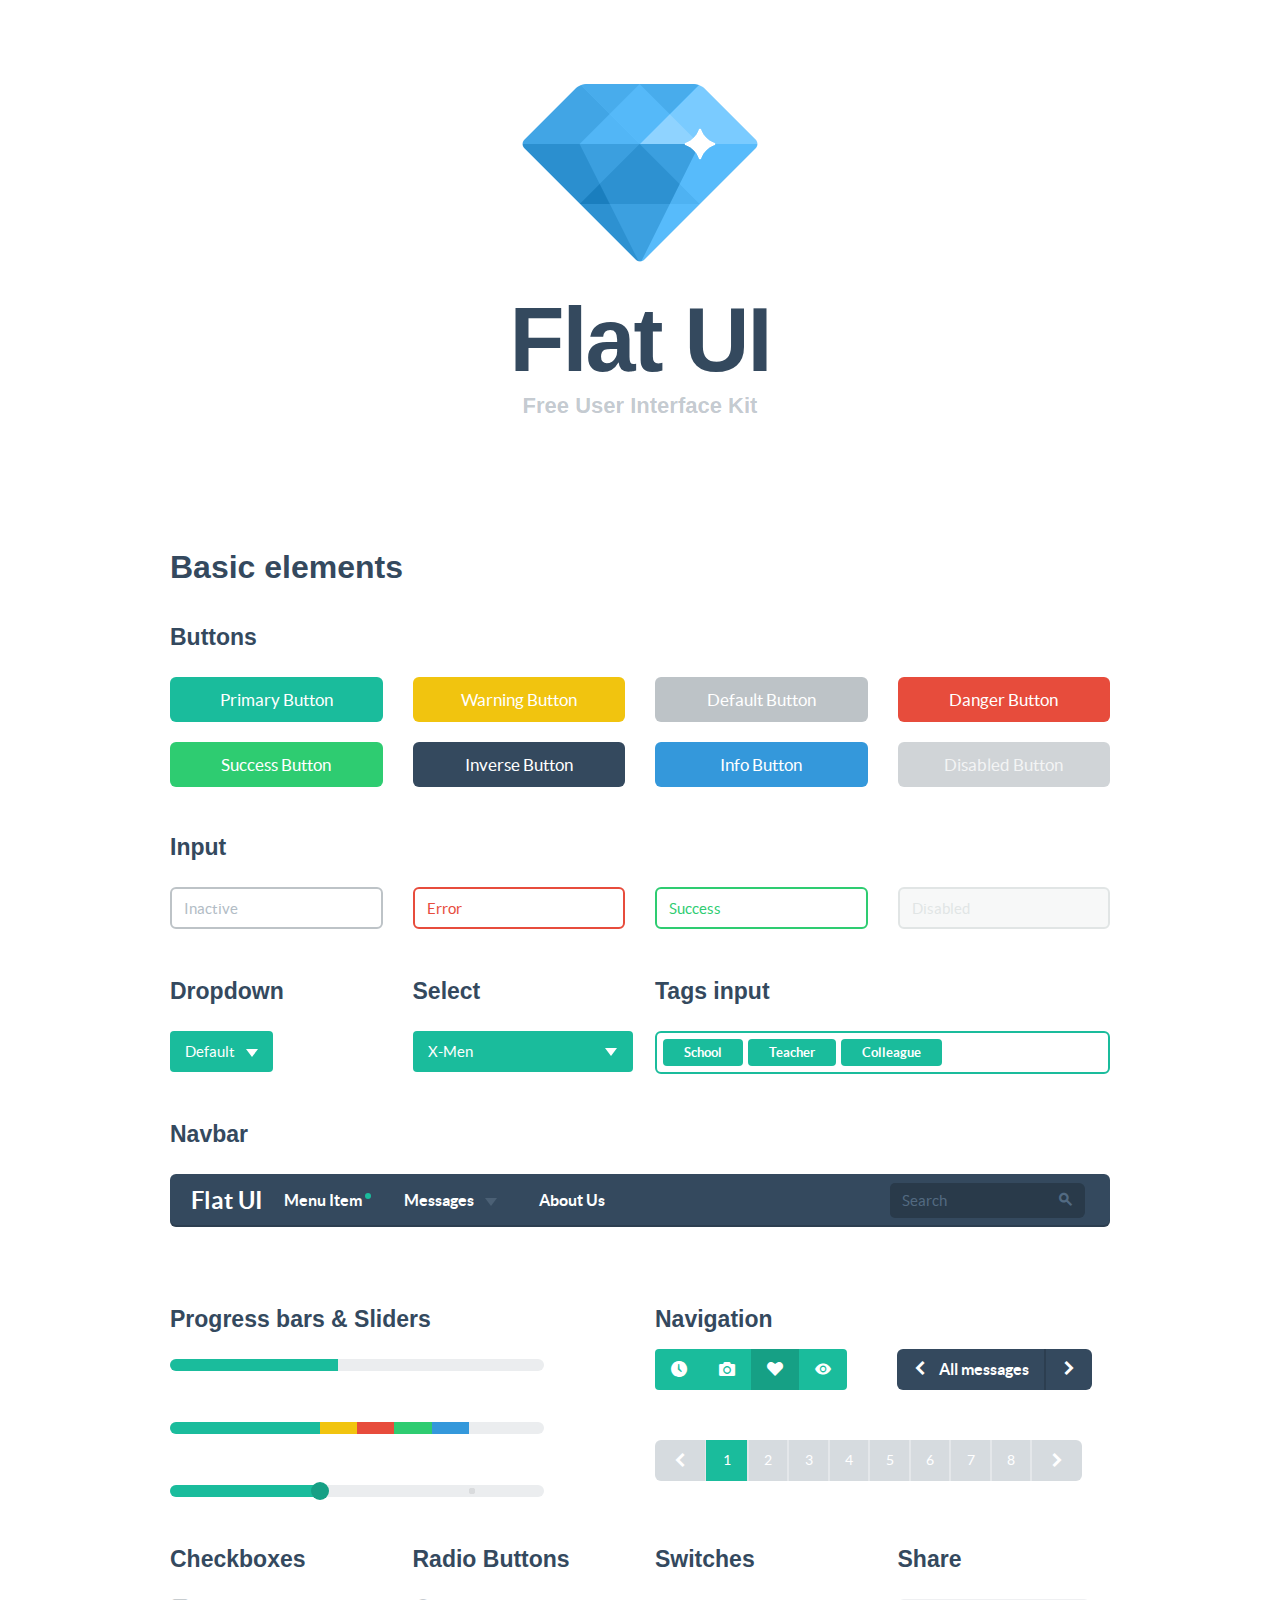
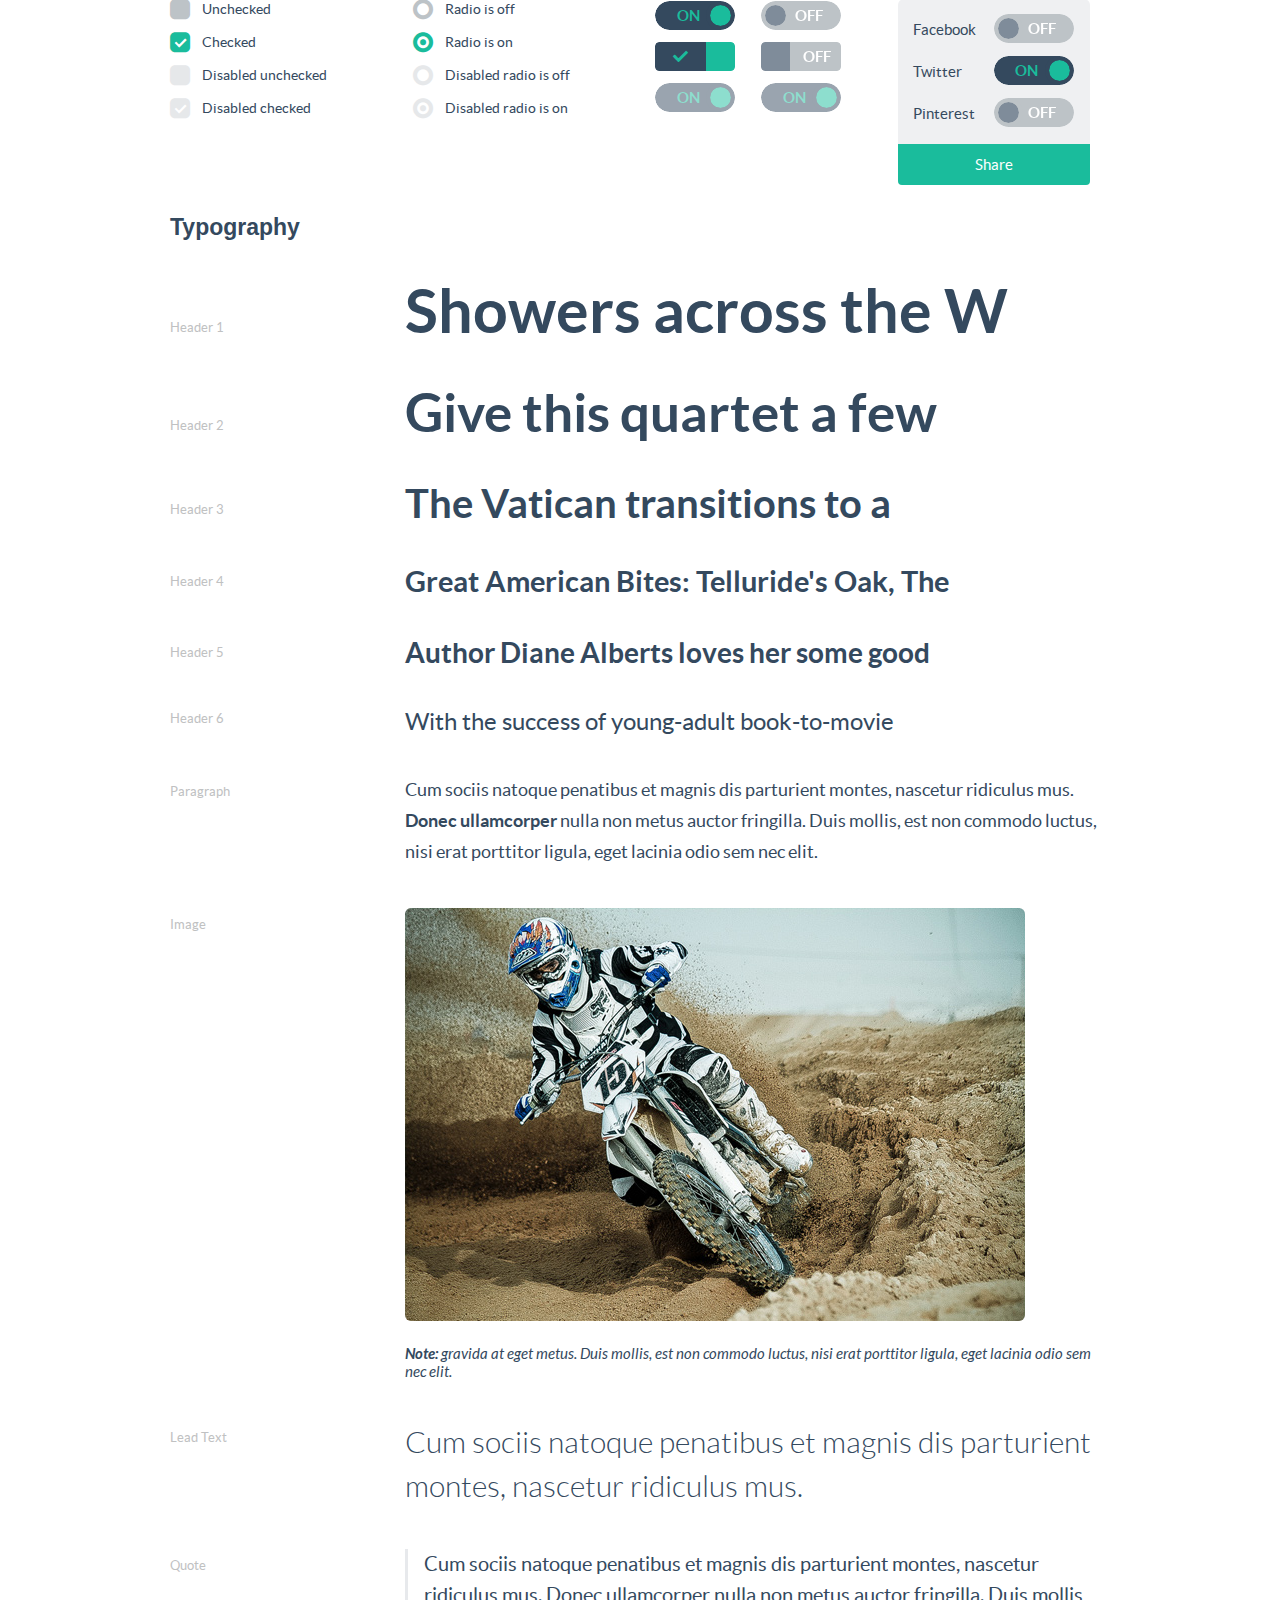
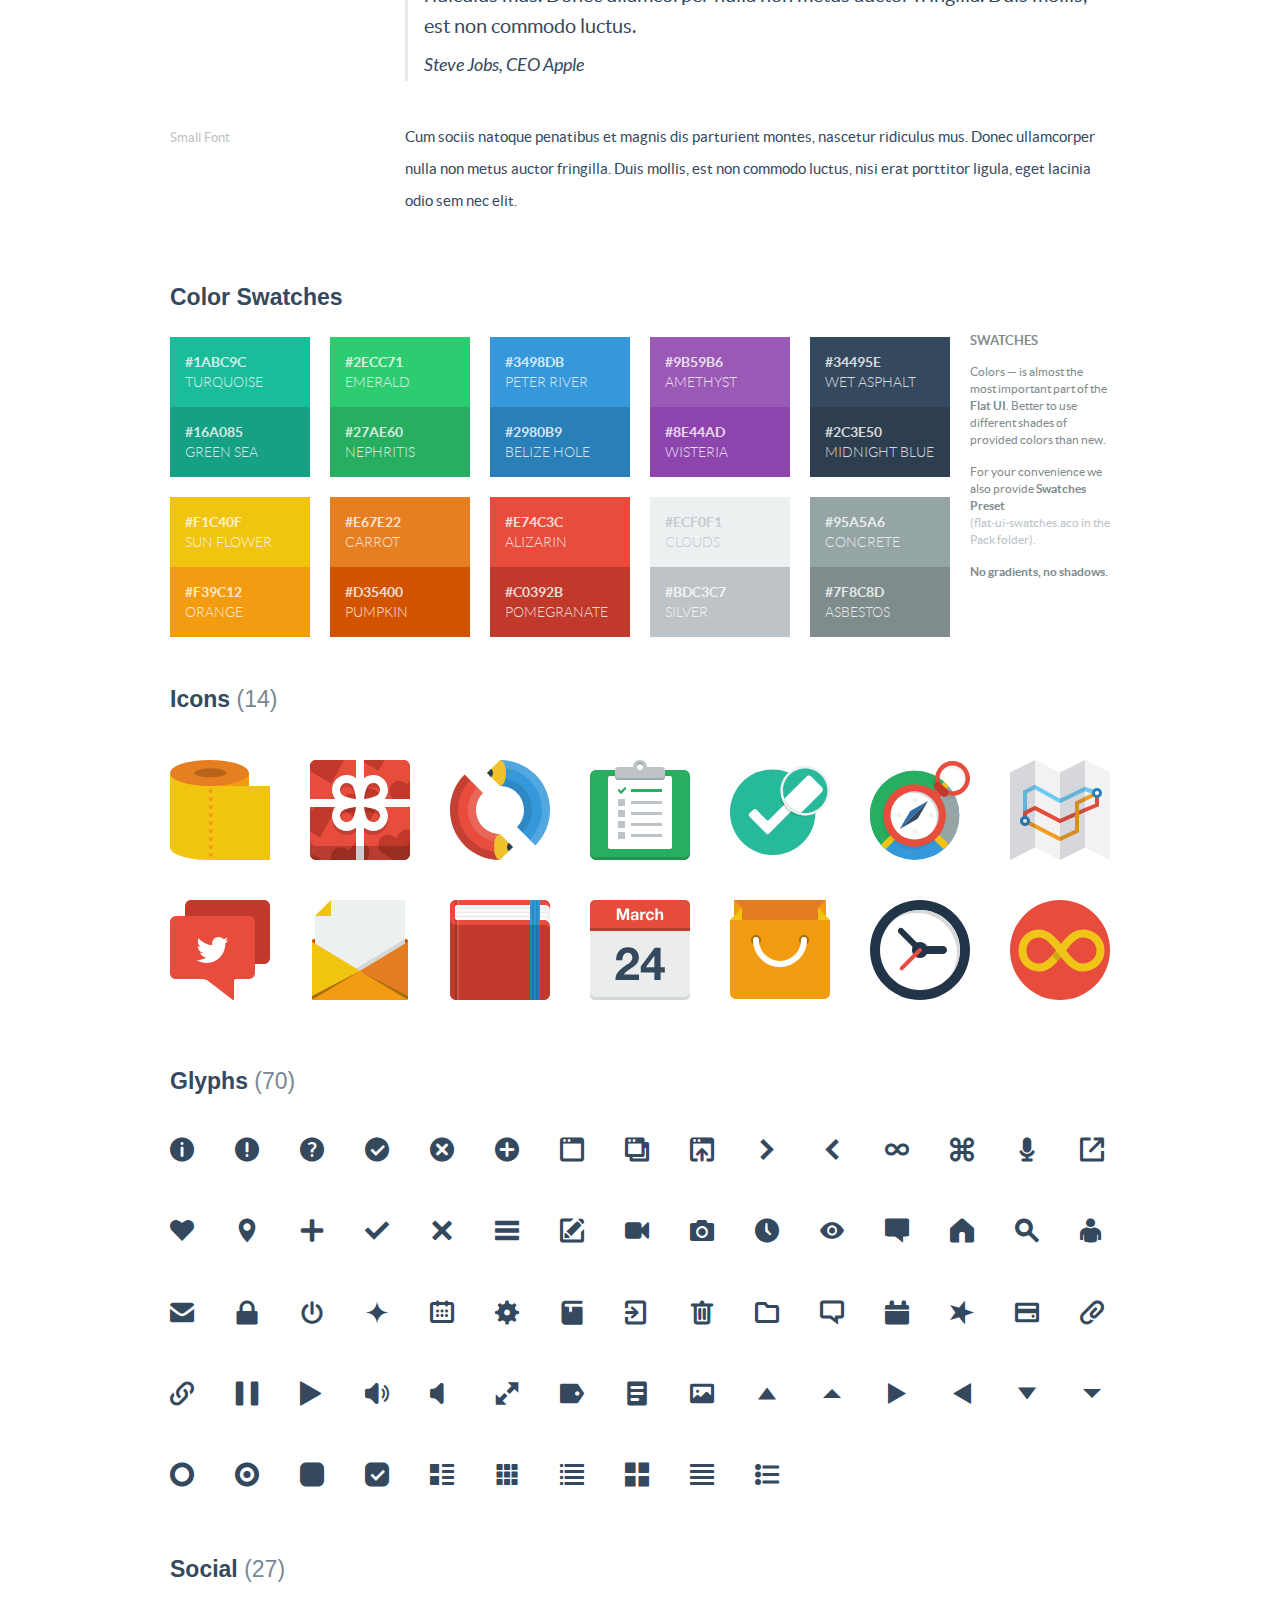
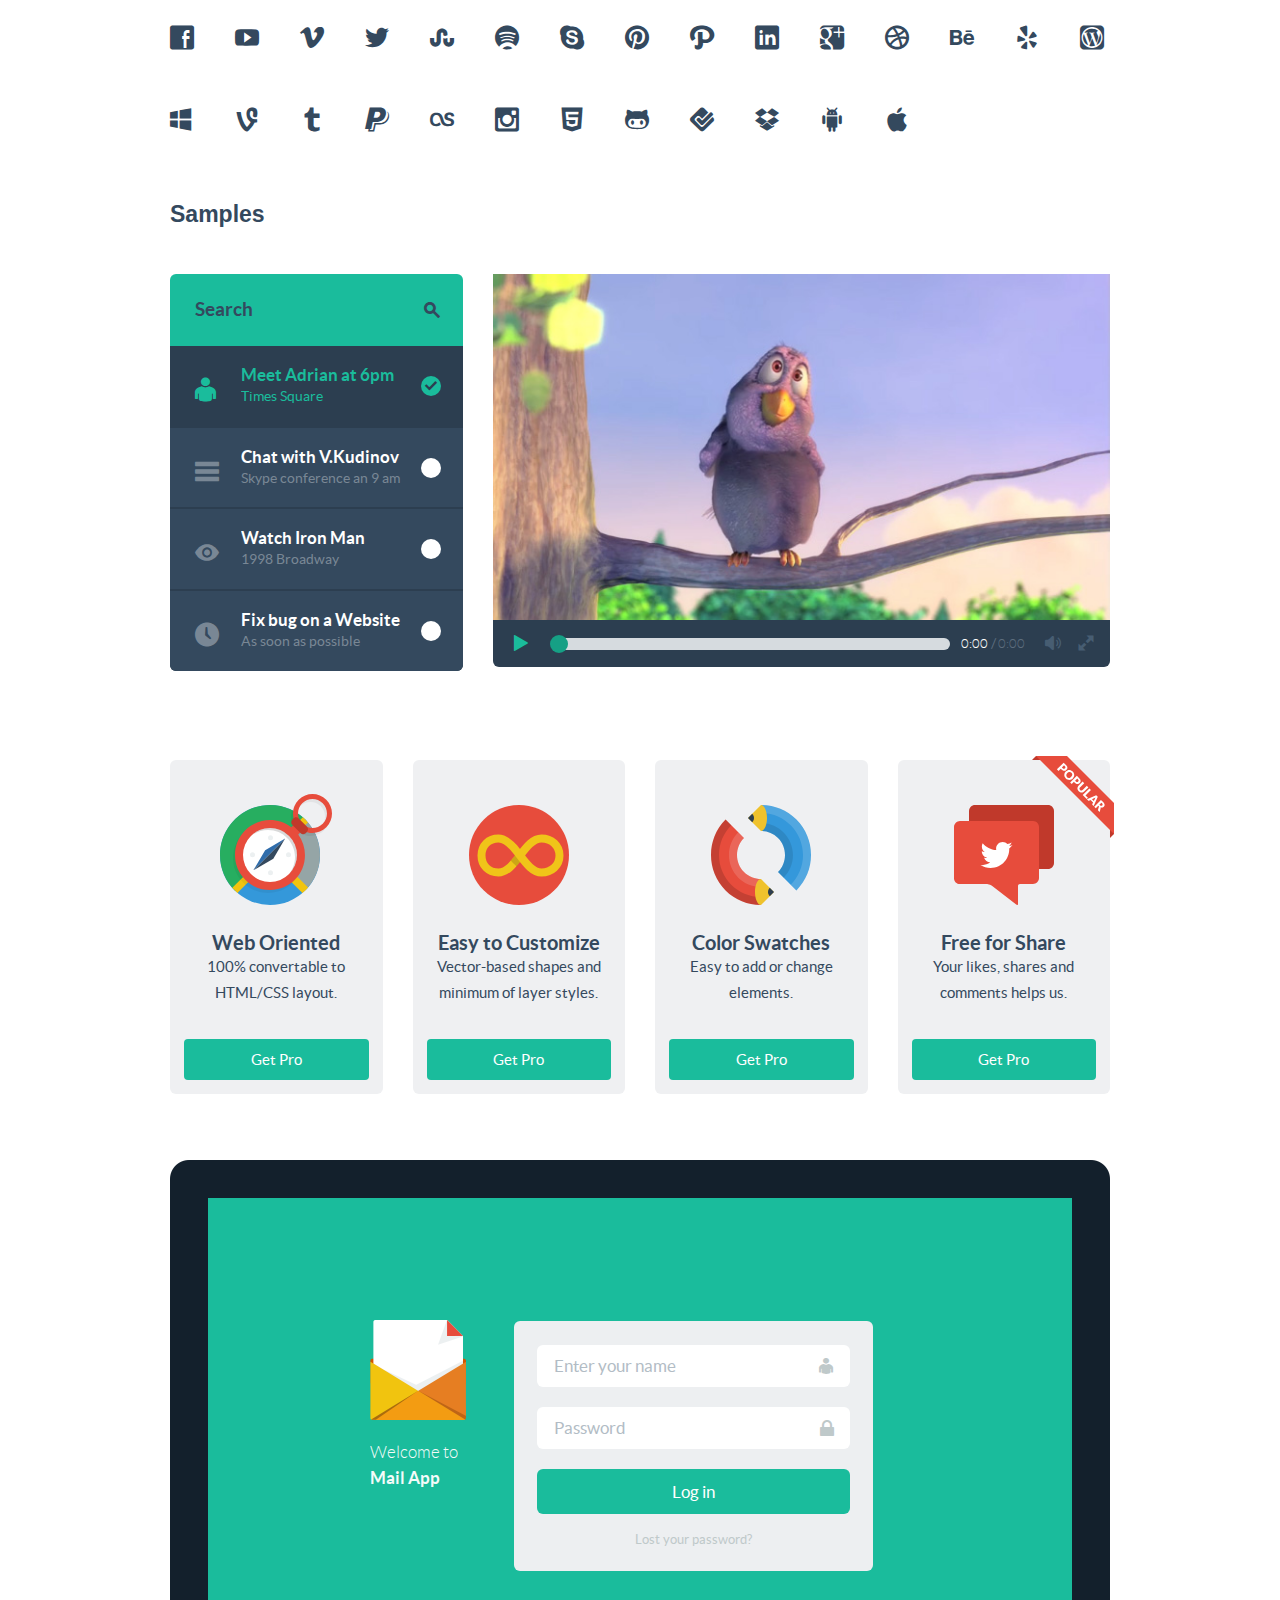
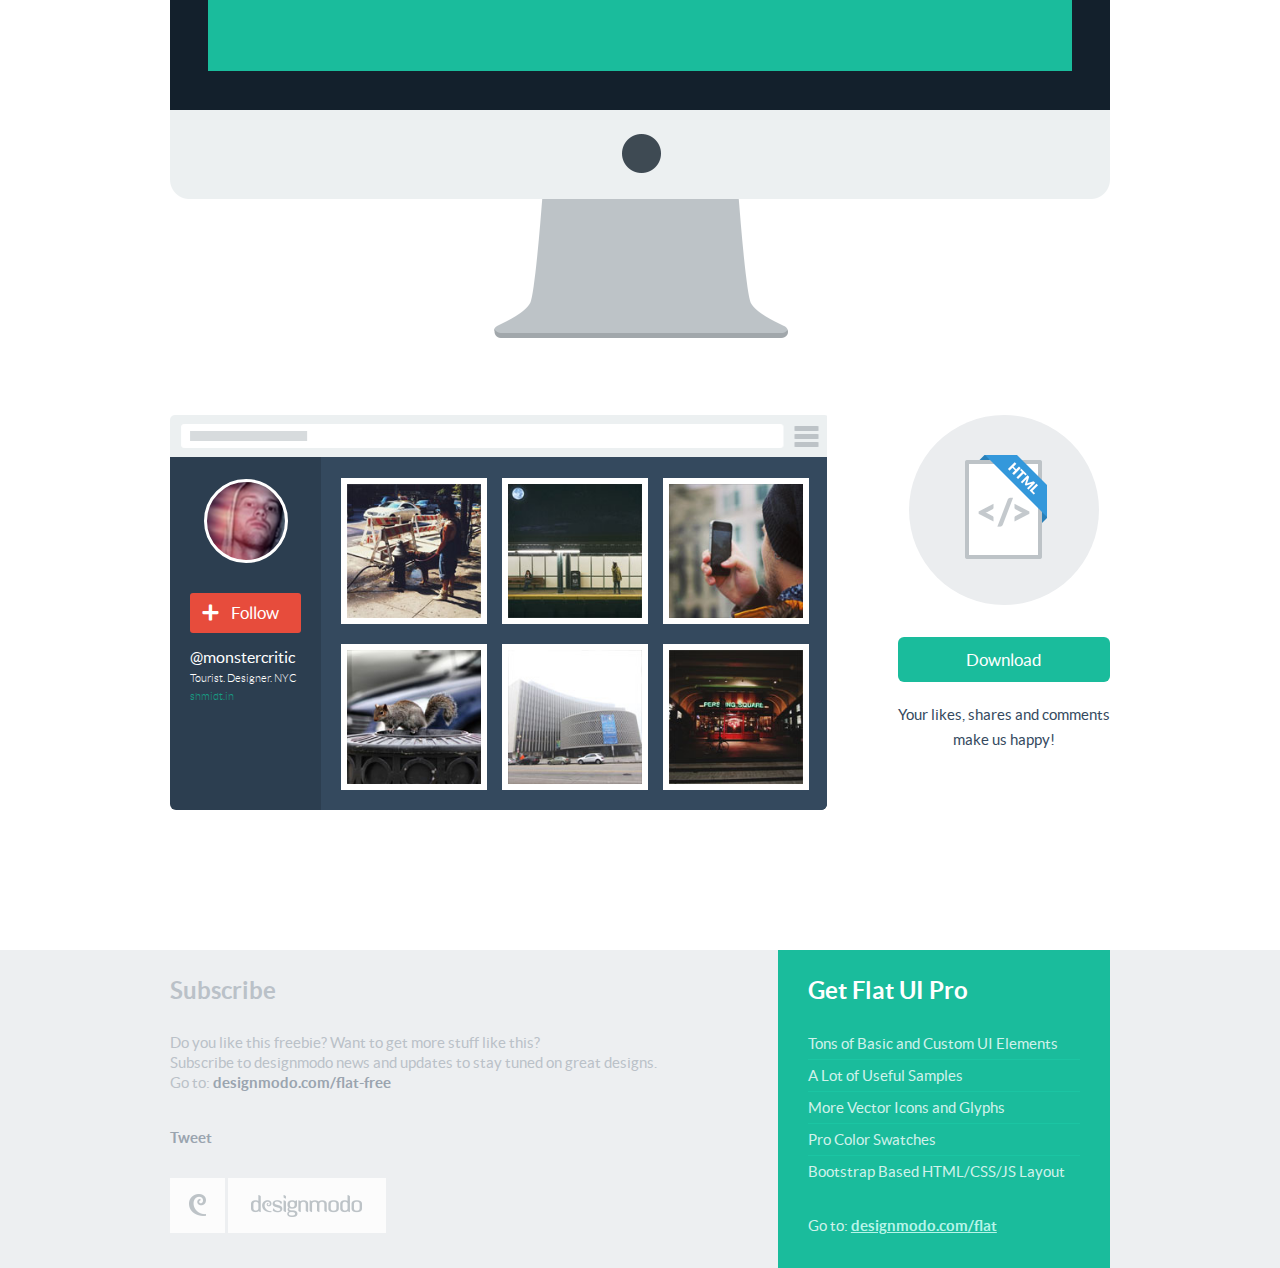
<file: Flat-UI-master/index.html>
<!DOCTYPE html>
<html lang="en">
  <head>
    <meta charset="utf-8">
    <title>Flat UI - Free Bootstrap Framework and Theme</title>
    <meta name="description" content="Flat UI Kit Free is a Twitter Bootstrap Framework design and Theme, this responsive framework includes a PSD and HTML version."/>

    <meta name="viewport" content="width=1000, initial-scale=1.0, maximum-scale=1.0">

    <!-- Loading Bootstrap -->
    <link href="dist/css/vendor/bootstrap.min.css" rel="stylesheet">

    <!-- Loading Flat UI -->
    <link href="dist/css/flat-ui.css" rel="stylesheet">
    <link href="docs/assets/css/demo.css" rel="stylesheet">

    <link rel="shortcut icon" href="img/favicon.ico">

    <!-- HTML5 shim, for IE6-8 support of HTML5 elements. All other JS at the end of file. -->
    <!--[if lt IE 9]>
      <script src="dist/js/vendor/html5shiv.js"></script>
      <script src="dist/js/vendor/respond.min.js"></script>
    <![endif]-->
  </head>
  <body>
    <div class="container">
      <div class="demo-headline">
        <h1 class="demo-logo">
          <div class="logo"></div>
          Flat UI
          <small>Free User Interface Kit</small>
        </h1>
      </div> <!-- /demo-headline -->

      <h1 class="demo-section-title">Basic elements</h1>
      <h3 class="demo-panel-title">Buttons</h3>

      <div class="row demo-row">
        <div class="col-xs-3">
          <a href="#fakelink" class="btn btn-block btn-lg btn-primary">Primary Button</a>
        </div>
        <div class="col-xs-3">
          <a href="#fakelink" class="btn btn-block btn-lg btn-warning">Warning Button</a>
        </div>
        <div class="col-xs-3">
          <a href="#fakelink" class="btn btn-block btn-lg btn-default">Default Button</a>
        </div>
        <div class="col-xs-3">
          <a href="#fakelink" class="btn btn-block btn-lg btn-danger">Danger Button</a>
        </div>
      </div> <!-- /row -->

      <div class="row demo-row">
        <div class="col-xs-3">
          <a href="#fakelink" class="btn btn-block btn-lg btn-success">Success Button</a>
        </div>
        <div class="col-xs-3">
          <a href="#fakelink" class="btn btn-block btn-lg btn-inverse">Inverse Button</a>
        </div>
        <div class="col-xs-3">
          <a href="#fakelink" class="btn btn-block btn-lg btn-info">Info Button</a>
        </div>
        <div class="col-xs-3">
          <a href="#fakelink" class="btn btn-block btn-lg btn-default disabled">Disabled Button</a>
        </div>
      </div> <!-- /row -->

      <h3 class="demo-panel-title">Input</h3>
      <div class="row">
        <div class="col-xs-3">
          <div class="form-group">
            <input type="text" value="" placeholder="Inactive" class="form-control" />
          </div>
        </div>
        <div class="col-xs-3">
          <div class="form-group has-error">
            <input type="text" value="Error" class="form-control" />
          </div>
        </div>
        <div class="col-xs-3">
          <div class="form-group has-success">
            <input type="text" value="Success" class="form-control" />
            <span class="input-icon fui-check-inverted"></span>
          </div>
        </div>
        <div class="col-xs-3">
          <div class="form-group">
            <input type="text" value="Disabled" disabled="disabled" class="form-control" />
          </div>
        </div>
      </div> <!-- /row -->

      <div class="row">
        <div class="col-xs-3">
          <h3 class="demo-panel-title">Dropdown</h3>

          <div class="btn-group">
            <button data-toggle="dropdown" class="btn btn-primary dropdown-toggle" type="button">Default <span class="caret"></span></button>
            <ul role="menu" class="dropdown-menu">
              <li><a href="#">Action</a></li>
              <li><a href="#">Another action</a></li>
              <li><a href="#">Something else here</a></li>
              <li class="divider"></li>
              <li><a href="#">Separated link</a></li>
            </ul>
          </div><!-- /btn-group -->
        </div> <!-- /.col-xs-3 -->
        <div class="col-xs-3">
          <h3 class="demo-panel-title">Select</h3>
          <select class="form-control select select-primary" data-toggle="select">
            <option value="0">Choose hero</option>
            <option value="1">Spider Man</option>
            <option value="2">Wolverine</option>
            <option value="3">Captain America</option>
            <option value="4" selected>X-Men</option>
            <option value="5">Crocodile</option>
          </select>
        </div> <!-- /.col-xs-3 -->
        <div class="col-xs-6">
          <h3 class="demo-panel-title">Tags input</h3>
          <div class="tagsinput-primary">
            <input name="tagsinput" class="tagsinput" data-role="tagsinput" value="School, Teacher, Colleague" />
          </div>
        </div> <!-- /.col-xs-6 -->
      </div> <!-- /.row -->

      <h3 class="demo-panel-title">Navbar</h3>
      <div class="row demo-row">
        <div class="col-xs-12">
          <nav class="navbar navbar-inverse navbar-embossed" role="navigation">
            <div class="navbar-header">
              <button type="button" class="navbar-toggle" data-toggle="collapse" data-target="#navbar-collapse-01">
                <span class="sr-only">Toggle navigation</span>
              </button>
              <a class="navbar-brand" href="#">Flat UI</a>
            </div>
            <div class="collapse navbar-collapse" id="navbar-collapse-01">
              <ul class="nav navbar-nav navbar-left">
                <li><a href="#fakelink">Menu Item<span class="navbar-unread">1</span></a></li>
                <li class="dropdown">
                  <a href="#" class="dropdown-toggle" data-toggle="dropdown">Messages <b class="caret"></b></a>
                  <span class="dropdown-arrow"></span>
                  <ul class="dropdown-menu">
                    <li><a href="#">Action</a></li>
                    <li><a href="#">Another action</a></li>
                    <li><a href="#">Something else here</a></li>
                    <li class="divider"></li>
                    <li><a href="#">Separated link</a></li>
                  </ul>
                </li>
                <li><a href="#fakelink">About Us</a></li>
               </ul>
               <form class="navbar-form navbar-right" action="#" role="search">
                <div class="form-group">
                  <div class="input-group">
                    <input class="form-control" id="navbarInput-01" type="search" placeholder="Search">
                    <span class="input-group-btn">
                      <button type="submit" class="btn"><span class="fui-search"></span></button>
                    </span>
                  </div>
                </div>
              </form>
            </div><!-- /.navbar-collapse -->
          </nav><!-- /navbar -->
        </div>
      </div> <!-- /row -->

      <div class="row">
        <div class="col-xs-5">
          <h3 class="demo-panel-title">Progress bars &amp; Sliders</h3>
          <div class="progress">
            <div class="progress-bar" style="width: 45%;"></div>
          </div>
          <br/>
          <div class="progress">
            <div class="progress-bar" style="width: 40%;"></div>
            <div class="progress-bar progress-bar-warning" style="width: 10%;"></div>
            <div class="progress-bar progress-bar-danger" style="width: 10%;"></div>
            <div class="progress-bar progress-bar-success" style="width: 10%;"></div>
            <div class="progress-bar progress-bar-info" style="width: 10%;"></div>
          </div>
          <br/>
          <div id="slider" class="ui-slider">
            <div class="ui-slider-segment"></div>
            <div class="ui-slider-segment"></div>
            <div class="ui-slider-segment"></div>
          </div>
        </div> <!-- /sliders -->

        <div class="col-xs-6 col-xs-offset-1">
          <h3 class="demo-panel-title">Navigation</h3>
          <div class="row demo-navigation">
            <div class="col-xs-6">
              <div class="btn-toolbar">
                <div class="btn-group">
                  <a class="btn btn-primary" href="#fakelink"><span class="fui-time"></span></a>
                  <a class="btn btn-primary" href="#fakelink"><span class="fui-photo"></span></a>
                  <a class="btn btn-primary active" href="#fakelink"><span class="fui-heart"></span></a>
                  <a class="btn btn-primary" href="#fakelink"><span class="fui-eye"></span></a>
                </div>
              </div> <!-- /toolbar -->
            </div>
            <div class="col-xs-6 demo-pager">
              <ul class="pager">
                <li class="previous">
                  <a href="#fakelink">
                    <span class="fui-arrow-left"></span>
                    <span>All messages</span>
                  </a>
                </li>
                <li class="next">
                  <a href="#fakelink">
                    <span class="fui-arrow-right"></span>
                  </a>
                </li>
              </ul> <!-- /pager -->
            </div>
          </div> <!-- /demo-navigation -->

          <div class="pagination">
            <ul>
              <li class="previous"><a href="#fakelink" class="fui-arrow-left"></a></li>
              <li class="active"><a href="#fakelink">1</a></li>
              <li><a href="#fakelink">2</a></li>
              <li><a href="#fakelink">3</a></li>
              <li><a href="#fakelink">4</a></li>
              <li><a href="#fakelink">5</a></li>
              <li><a href="#fakelink">6</a></li>
              <li><a href="#fakelink">7</a></li>
              <li><a href="#fakelink">8</a></li>
              <li class="next"><a href="#fakelink" class="fui-arrow-right"></a></li>
            </ul>
          </div> <!-- /pagination -->
        </div> <!-- /navigation -->
      </div> <!-- /row -->

      <div class="row">
        <div class="col-xs-3">
          <h3 class="demo-panel-title">Checkboxes</h3>
          <label class="checkbox" for="checkbox1">
            <input type="checkbox" value="" id="checkbox1" data-toggle="checkbox">
            Unchecked
          </label>
          <label class="checkbox" for="checkbox2">
            <input type="checkbox" checked="checked" value="" id="checkbox2" data-toggle="checkbox" checked="">
            Checked
          </label>
          <label class="checkbox" for="checkbox3">
            <input type="checkbox" value="" id="checkbox3" data-toggle="checkbox" disabled="">
            Disabled unchecked
          </label>
          <label class="checkbox" for="checkbox4">
            <input type="checkbox" checked="checked" value="" id="checkbox4" data-toggle="checkbox" disabled="" checked="">
            Disabled checked
          </label>
        </div> <!-- /checkboxes col-xs-3 -->

        <div class="col-xs-3">
          <h3 class="demo-panel-title">Radio Buttons</h3>
          <label class="radio">
            <input type="radio" name="optionsRadios" id="optionsRadios1" value="option1" data-toggle="radio">
            Radio is off
          </label>
          <label class="radio">
            <input type="radio" name="optionsRadios" id="optionsRadios2" value="option1" data-toggle="radio" checked="">
            Radio is on
          </label>

          <label class="radio">
            <input type="radio" name="optionsRadiosDisabled" id="optionsRadios3" value="option2" data-toggle="radio" disabled="">
            Disabled radio is off
          </label>
          <label class="radio">
            <input type="radio" name="optionsRadiosDisabled" id="optionsRadios4" value="option2" data-toggle="radio" checked="" disabled="">
            Disabled radio is on
          </label>
        </div> <!-- /radios col-xs-3 -->

        <div class="col-xs-3">
          <h3 class="demo-panel-title">Switches</h3>

          <table width="100%">
            <tr>
              <td width="50%" class="pbm">
                <input type="checkbox" checked data-toggle="switch" id="custom-switch-01" />
              </td>
              <td class="pbm">
                <input type="checkbox" data-toggle="switch" id="custom-switch-02" />
              </td>
            </tr>
            <tr>
              <td class="pbm">
                <div class="bootstrap-switch-square">
                  <input type="checkbox" checked data-toggle="switch" id="custom-switch-03" data-on-text="<span class='fui-check'></span>" data-off-text="<span class='fui-cross'></span>" />
                </div>
              </td>
              <td class="pbm">
                <div class="bootstrap-switch-square">
                  <input type="checkbox" data-toggle="switch" id="custom-switch-04" />
                </div>
              </td>
            </tr>
            <tr>
              <td>
                <input type="checkbox" checked disabled data-toggle="switch" id="custom-switch-5" />
              </td>
              <td>
                <input type="checkbox" checked disabled data-toggle="switch" id="custom-switch-6" />
              </td>
            </tr>
          </table>
        </div> <!-- /.col-xs-3 -->
        <div class="col-xs-3">
          <h3 class="demo-panel-title">Share</h3>
          <div class="share mrl">
            <ul>
              <li>
                <label class="share-label" for="share-toggle2">Facebook</label>
                <input type="checkbox" data-toggle="switch" />
              </li>
              <li>
                <label class="share-label" for="share-toggle4">Twitter</label>
                <input type="checkbox" checked="" data-toggle="switch" />
              </li>
              <li>
                <label class="share-label" for="share-toggle6">Pinterest</label>
                <input type="checkbox" data-toggle="switch" />
              </li>
            </ul>
            <a href="#" class="btn btn-primary btn-block btn-large">Share</a>
          </div> <!-- /share -->
        </div><!-- /.col-xs-3 -->
      </div> <!-- /.row -->

      <div class="demo-row typography-row">
      	<div class="demo-title">
      		<h3 class="demo-panel-title">Typography</h3>
      	</div>
      	<div class="demo-content">
      		<div class="demo-type-example">
	      		<h1><span class="demo-heading-note">Header 1</span>Showers across the W</h1>
      		</div>
      		<div class="demo-type-example">
	      		<h2><span class="demo-heading-note">Header 2</span>Give this quartet a few</h2>
      		</div>
      		<div class="demo-type-example">
	      		<h3><span class="demo-heading-note">Header 3</span>The Vatican transitions to a</h3>
      		</div>
      		<div class="demo-type-example">
	      		<h4><span class="demo-heading-note">Header 4</span>Great American Bites: Telluride's Oak, The</h4>
      		</div>
      		<div class="demo-type-example">
	      		<h5><span class="demo-heading-note">Header 5</span>Author Diane Alberts loves her some good</h5>
      		</div>
      		<div class="demo-type-example">
	      		<h6><span class="demo-heading-note">Header 6</span>With the success of young-adult book-to-movie</h6>
      		</div>
      		<div class="demo-type-example">
	      		<span class="demo-text-note">Paragraph</span>
	          <p>Cum sociis natoque penatibus et magnis dis parturient montes, nascetur ridiculus mus. <strong>Donec ullamcorper</strong> nulla non metus auctor fringilla. Duis mollis, est non commodo luctus, nisi erat porttitor ligula, eget lacinia odio sem nec elit.</p>
      		</div>
      		<div class="demo-type-example">
	      		<span class="demo-text-note">Image</span>
	          <img src="docs/assets/img/example-image.jpg" alt="example-image" class="img-rounded img-responsive">
	          <p class="img-comment"><strong>Note:</strong> gravida at eget metus. Duis mollis, est non commodo luctus, nisi erat porttitor ligula, eget lacinia odio sem nec elit.</p>
      		</div>
      		<div class="demo-type-example">
	      		<span class="demo-text-note">Lead Text</span>
						<p class="lead">Cum sociis natoque penatibus et magnis dis parturient montes, nascetur ridiculus mus.</p>
      		</div>
      		<div class="demo-type-example">
	      		<span class="demo-text-note">Quote</span>
	          <blockquote>
	            <p>Cum sociis natoque penatibus et magnis dis parturient montes, nascetur ridiculus mus. Donec ullamcorper nulla non metus auctor fringilla. Duis mollis, est non commodo luctus.</p>
	            <small>Steve Jobs, CEO Apple</small>
	          </blockquote>
      		</div>
      		<div class="demo-type-example">
	      		<span class="demo-text-note">Small Font</span>
	          <p><small>Cum sociis natoque penatibus et magnis dis parturient montes, nascetur ridiculus mus. Donec ullamcorper nulla non metus auctor fringilla. Duis mollis, est non commodo luctus, nisi erat porttitor ligula, eget lacinia odio sem nec elit.</small></p>
      		</div>
      	</div><!-- /.demo-content-wide -->
      </div><!-- /.demo-row -->

      <h3 class="demo-panel-title">Color Swatches</h3>
      <div class="row demo-swatches-row">
	      <div class="swatches-col">
		      <div class="pallete-item">
			      <dl class="palette palette-turquoise">
                <dt>#1abc9c</dt>
                <dd>Turquoise</dd>
              </dl>
              <dl class="palette palette-green-sea">
                <dt>#16a085</dt>
                <dd>Green sea</dd>
              </dl>
		      </div>
		      <div class="pallete-item">
			      <dl class="palette palette-emerald">
              <dt>#2ecc71</dt>
              <dd>Emerald</dd>
            </dl>
            <dl class="palette palette-nephritis">
              <dt>#27ae60</dt>
              <dd>Nephritis</dd>
            </dl>
		      </div>
		      <div class="pallete-item">
			      <dl class="palette palette-peter-river">
              <dt>#3498db</dt>
              <dd>Peter river</dd>
            </dl>
            <dl class="palette palette-belize-hole">
              <dt>#2980b9</dt>
              <dd>Belize hole</dd>
            </dl>
		      </div>
		      <div class="pallete-item">
			      <dl class="palette palette-amethyst">
              <dt>#9b59b6</dt>
              <dd>Amethyst</dd>
            </dl>
            <dl class="palette palette-wisteria">
              <dt>#8e44ad</dt>
              <dd>Wisteria</dd>
            </dl>
		      </div>
		      <div class="pallete-item">
			      <dl class="palette palette-wet-asphalt">
              <dt>#34495e</dt>
              <dd>Wet asphalt</dd>
            </dl>
            <dl class="palette palette-midnight-blue">
              <dt>#2c3e50</dt>
              <dd>Midnight blue</dd>
            </dl>
		      </div>
		      <div class="pallete-item">
			      <dl class="palette palette-sun-flower">
              <dt>#f1c40f</dt>
              <dd>Sun flower</dd>
            </dl>
            <dl class="palette palette-orange">
              <dt>#f39c12</dt>
              <dd>Orange</dd>
            </dl>
		      </div>
		      <div class="pallete-item">
			      <dl class="palette palette-carrot">
              <dt>#e67e22</dt>
              <dd>Carrot</dd>
            </dl>
            <dl class="palette palette-pumpkin">
              <dt>#d35400</dt>
              <dd>Pumpkin</dd>
            </dl>
		      </div>
		      <div class="pallete-item">
			      <dl class="palette palette-alizarin">
              <dt>#e74c3c</dt>
              <dd>Alizarin</dd>
            </dl>
            <dl class="palette palette-pomegranate">
              <dt>#c0392b</dt>
              <dd>Pomegranate</dd>
            </dl>
		      </div>
		      <div class="pallete-item">
			      <dl class="palette palette-clouds">
              <dt>#ecf0f1</dt>
              <dd>Clouds</dd>
            </dl>
            <dl class="palette palette-silver">
              <dt>#bdc3c7</dt>
              <dd>Silver</dd>
            </dl>
		      </div>
		      <div class="pallete-item">
			      <dl class="palette palette-concrete">
              <dt>#95a5a6</dt>
              <dd>Concrete</dd>
            </dl>
            <dl class="palette palette-asbestos">
              <dt>#7f8c8d</dt>
              <dd>Asbestos</dd>
            </dl>
		      </div>
	      </div> <!-- /swatches items -->
	      <div class="swatches-desc-col">
		      <h6 class="palette-headline">SWATCHES</h6>
          <p class="palette-paragraph">
            Colors &mdash; is almost the most important part of the <strong>Flat UI</strong>. Better to use different shades of provided colors than new.
          </p>
          <p class="palette-paragraph">
            For your convenience we also provide <strong>Swatches Preset</strong> <span>(flat&#8209;ui&#8209;swatches.aco in the Pack folder).</span>
          </p>
          <p class="palette-paragraph">
            <strong>No gradients, no shadows.</strong>
          </p>
	      </div> <!-- /swatches desc -->
      </div> <!-- /swatches row -->

      <h3 class="demo-panel-title">Icons <small>(14)</small></h3>
      <div class="demo-illustrations">
        <div class="demo-content">
          <div><img src="img/icons/svg/toilet-paper.svg" alt="Toilet-Paper"></div>
          <div><img src="img/icons/svg/gift-box.svg" alt="Gift-Box"></div>
          <div><img src="img/icons/svg/pencils.svg" alt="Pensils"></div>
          <div><img src="img/icons/svg/clipboard.svg" alt="Clipboard"></div>
          <div><img src="img/icons/svg/retina.svg" alt="Retina"></div>
          <div><img src="img/icons/svg/compas.svg" alt="Compas"></div>
          <div><img src="img/icons/svg/map.svg" alt="Map"></div>
          <div><img src="img/icons/svg/chat.svg" alt="Chat"></div>
          <div><img src="img/icons/svg/mail.svg" alt="Mail"></div>
          <div><img src="img/icons/svg/book.svg" alt="Book"></div>
          <div><img src="img/icons/svg/calendar.svg" alt="Calendar"></div>
          <div><img src="img/icons/svg/paper-bag.svg" alt="Pocket"></div>
          <div><img src="img/icons/svg/clocks.svg" alt="Watches"></div>
          <div><img src="img/icons/svg/loop.svg" alt="Infinity-Loop"></div>
        </div>
      </div>


      <h3 class="demo-panel-title">Glyphs <small>(70)</small></h3>
      <div class="demo-icons">
        <div class="demo-content">
          <span class="fui-info-circle"></span>
          <span class="fui-alert-circle"></span>
          <span class="fui-question-circle"></span>
          <span class="fui-check-circle"></span>
          <span class="fui-cross-circle"></span>
          <span class="fui-plus-circle"></span>
          <span class="fui-window"></span>
          <span class="fui-windows"></span>
          <span class="fui-upload"></span>
          <span class="fui-arrow-right"></span>
          <span class="fui-arrow-left"></span>
          <span class="fui-loop"></span>
          <span class="fui-cmd"></span>
          <span class="fui-mic"></span>
          <span class="fui-export"></span>
          <span class="fui-heart"></span>
          <span class="fui-location"></span>
          <span class="fui-plus"></span>
          <span class="fui-check"></span>
          <span class="fui-cross"></span>
          <span class="fui-list"></span>
          <span class="fui-new"></span>
          <span class="fui-video"></span>
          <span class="fui-photo"></span>
          <span class="fui-time"></span>
          <span class="fui-eye"></span>
          <span class="fui-chat"></span>
          <span class="fui-home"></span>
          <span class="fui-search"></span>
          <span class="fui-user"></span>
          <span class="fui-mail"></span>
          <span class="fui-lock"></span>
          <span class="fui-power"></span>
          <span class="fui-star"></span>
          <span class="fui-calendar"></span>
          <span class="fui-gear"></span>
          <span class="fui-bookmark"></span>
          <span class="fui-exit"></span>
          <span class="fui-trash"></span>
          <span class="fui-folder"></span>
          <span class="fui-bubble"></span>
          <span class="fui-calendar-solid"></span>
          <span class="fui-star-2"></span>
          <span class="fui-credit-card"></span>
          <span class="fui-clip"></span>
          <span class="fui-link"></span>
          <span class="fui-pause"></span>
          <span class="fui-play"></span>
          <span class="fui-volume"></span>
          <span class="fui-mute"></span>
          <span class="fui-resize"></span>
          <span class="fui-tag"></span>
          <span class="fui-document"></span>
          <span class="fui-image"></span>
          <span class="fui-triangle-up"></span>
          <span class="fui-triangle-up-small"></span>
          <span class="fui-triangle-right-large"></span>
          <span class="fui-triangle-left-large"></span>
          <span class="fui-triangle-down"></span>
          <span class="fui-triangle-down-small"></span>
          <span class="fui-radio-unchecked"></span>
          <span class="fui-radio-checked"></span>
          <span class="fui-checkbox-unchecked"></span>
          <span class="fui-checkbox-checked"></span>
          <span class="fui-list-thumbnailed"></span>
          <span class="fui-list-small-thumbnails"></span>
          <span class="fui-list-numbered"></span>
          <span class="fui-list-large-thumbnails"></span>
          <span class="fui-list-columned"></span>
          <span class="fui-list-bulleted"></span>
        </div><!-- /.demo-content -->
      </div><!-- /.demo-icons -->

      <h3 class="demo-panel-title">Social <small>(27)</small></h3>
      <div class="demo-icons">
        <div class="demo-content">
          <span class="fui-facebook"></span>
          <span class="fui-youtube"></span>
          <span class="fui-vimeo"></span>
          <span class="fui-twitter"></span>
          <span class="fui-stumbleupon"></span>
          <span class="fui-spotify"></span>
          <span class="fui-skype"></span>
          <span class="fui-pinterest"></span>
          <span class="fui-path"></span>
          <span class="fui-linkedin"></span>
          <span class="fui-google-plus"></span>
          <span class="fui-dribbble"></span>
          <span class="fui-behance"></span>
          <span class="fui-yelp"></span>
          <span class="fui-wordpress"></span>
          <span class="fui-windows-8"></span>
          <span class="fui-vine"></span>
          <span class="fui-tumblr"></span>
          <span class="fui-paypal"></span>
          <span class="fui-lastfm"></span>
          <span class="fui-instagram"></span>
          <span class="fui-html5"></span>
          <span class="fui-github"></span>
          <span class="fui-foursquare"></span>
          <span class="fui-dropbox"></span>
          <span class="fui-android"></span>
          <span class="fui-apple"></span>
        </div><!-- /.demo-content -->
      </div><!-- /.demo-icons -->

      <h3 class="demo-panel-title mbl pbl">Samples</h3>
      <div class="row demo-samples">
        <div class="col-xs-4">
          <div class="todo">
            <div class="todo-search">
              <input class="todo-search-field" type="search" value="" placeholder="Search" />
            </div>
            <ul>
              <li class="todo-done">
                <div class="todo-icon fui-user"></div>
                <div class="todo-content">
                  <h4 class="todo-name">
                    Meet <strong>Adrian</strong> at <strong>6pm</strong>
                  </h4>
                  Times Square
                </div>
              </li>
              <li>
                <div class="todo-icon fui-list"></div>
                <div class="todo-content">
                  <h4 class="todo-name">
                    Chat with <strong>V.Kudinov</strong>
                  </h4>
                  Skype conference an 9 am
                </div>
              </li>
              <li>
                <div class="todo-icon fui-eye"></div>
                <div class="todo-content">
                  <h4 class="todo-name">
                    Watch <strong>Iron Man</strong>
                  </h4>
                  1998 Broadway
                </div>
              </li>
              <li>
                <div class="todo-icon fui-time"></div>
                <div class="todo-content">
                  <h4 class="todo-name">
                    Fix bug on a <strong>Website</strong>
                  </h4>
                  As soon as possible
                </div>
              </li>
            </ul>
          </div><!-- /.todo -->
        </div><!-- /.col-xs-4 -->

        <div class="col-xs-8">
          <video class="video-js" preload="auto" poster="docs/assets/img/video/poster.jpg" data-setup="{}">
            <source src="http://iurevych.github.com/Flat-UI-videos/big_buck_bunny.mp4" type="video/mp4">
            <source src="http://iurevych.github.com/Flat-UI-videos/big_buck_bunny.webm" type="video/webm">
          </video>
        </div> <!-- /video -->
      </div>

      <div class="row demo-tiles">
        <div class="col-xs-3">
          <div class="tile">
            <img src="img/icons/svg/compas.svg" alt="Compas" class="tile-image big-illustration">
            <h3 class="tile-title">Web Oriented</h3>
            <p>100% convertable to HTML/CSS layout.</p>
            <a class="btn btn-primary btn-large btn-block" href="http://designmodo.com/flat">Get Pro</a>
          </div>
        </div>

        <div class="col-xs-3">
          <div class="tile">
            <img src="img/icons/svg/loop.svg" alt="Infinity-Loop" class="tile-image">
            <h3 class="tile-title">Easy to Customize</h3>
            <p>Vector-based shapes and minimum of layer styles.</p>
            <a class="btn btn-primary btn-large btn-block" href="http://designmodo.com/flat">Get Pro</a>
          </div>
        </div>

        <div class="col-xs-3">
          <div class="tile">
            <img src="img/icons/svg/pencils.svg" alt="Pensils" class="tile-image">
            <h3 class="tile-title">Color Swatches</h3>
            <p>Easy to add or change elements. </p>
            <a class="btn btn-primary btn-large btn-block" href="http://designmodo.com/flat">Get Pro</a>
          </div>
        </div>

        <div class="col-xs-3">
          <div class="tile tile-hot">
            <img src="img/icons/svg/ribbon.svg" alt="ribbon" class="tile-hot-ribbon">
            <img src="img/icons/svg/chat.svg" alt="Chat" class="tile-image">
            <h3 class="tile-title">Free for Share</h3>
            <p>Your likes, shares and comments helps us.</p>
            <a class="btn btn-primary btn-large btn-block" href="http://designmodo.com/flat">Get Pro</a>
          </div>

        </div>
      </div> <!-- /tiles -->

      <div class="login">
        <div class="login-screen">
          <div class="login-icon">
            <img src="img/login/icon.png" alt="Welcome to Mail App" />
            <h4>Welcome to <small>Mail App</small></h4>
          </div>

          <div class="login-form">
            <div class="form-group">
              <input type="text" class="form-control login-field" value="" placeholder="Enter your name" id="login-name" />
              <label class="login-field-icon fui-user" for="login-name"></label>
            </div>

            <div class="form-group">
              <input type="password" class="form-control login-field" value="" placeholder="Password" id="login-pass" />
              <label class="login-field-icon fui-lock" for="login-pass"></label>
            </div>

            <a class="btn btn-primary btn-lg btn-block" href="#">Log in</a>
            <a class="login-link" href="#">Lost your password?</a>
          </div>
        </div>
      </div>

      <div class="row">
        <div class="col-xs-9">
          <div class="demo-browser">
            <div class="demo-browser-side">
              <div class="demo-browser-author"></div>
              <div class="demo-browser-action">
                <a class="btn btn-danger btn-lg btn-block" href="http://twitter.com/monstercritic" target="_blank">
                  <span class="fui-plus"></span>Follow
                </a>
              </div>
              <h5>@monstercritic</h5>
              <h6>
                Tourist. Designer. NYC
                <a href="http://shmidt.in" target="_blank">shmidt.in</a>
              </h6>
            </div>
            <div class="demo-browser-content">
              <img src="docs/assets/img/demo/browser-pic-1.jpg" alt="" />
              <img src="docs/assets/img/demo/browser-pic-2.jpg" alt="" />
              <img src="docs/assets/img/demo/browser-pic-3.jpg" alt="" />
              <img src="docs/assets/img/demo/browser-pic-4.jpg" alt="" />
              <img src="docs/assets/img/demo/browser-pic-5.jpg" alt="" />
              <img src="docs/assets/img/demo/browser-pic-6.jpg" alt="" />
            </div>
          </div>
        </div>

        <div class="col-xs-3">
          <div class="demo-download">
            <img src="docs/assets/img/demo/html-icon.png" src="Free PSD" />
          </div>

          <a href="https://github.com/designmodo/Flat-UI/archive/master.zip" class="btn btn-primary btn-lg btn-block">Download</a>

          <p class="demo-download-text">Your likes, shares and comments make us happy!</p>
        </div>
      </div> <!-- /download area -->

    </div> <!-- /container -->

    <footer>
      <div class="container">
        <div class="row">
          <div class="col-xs-7">
            <h3 class="footer-title">Subscribe</h3>
            <p>Do you like this freebie? Want to get more stuff like this?<br/>
              Subscribe to designmodo news and updates to stay tuned on great designs.<br/>
              Go to: <a href="http://designmodo.com/flat-free" target="_blank">designmodo.com/flat-free</a>
            </p>

            <p class="pvl">
              <a href="https://twitter.com/share" class="twitter-share-button" data-url="http://designmodo.com/flat-free/" data-text="Flat UI Free - PSD&amp;amp;HTML User Interface Kit" data-via="designmodo">Tweet</a>
							<script>!function(d,s,id){var js,fjs=d.getElementsByTagName(s)[0],p=/^http:/.test(d.location)?'http':'https';if(!d.getElementById(id)){js=d.createElement(s);js.id=id;js.src=p+'://platform.twitter.com/widgets.js';fjs.parentNode.insertBefore(js,fjs);}}(document, 'script', 'twitter-wjs');</script>
              <iframe src="http://ghbtns.com/github-btn.html?user=designmodo&repo=Flat-UI&type=watch&count=true" height="20" width="107" frameborder="0" scrolling="0" style="width:105px; height: 20px;" allowTransparency="true"></iframe>
              <iframe src="http://ghbtns.com/github-btn.html?user=designmodo&repo=Flat-UI&type=fork&count=true" height="20" width="107" frameborder="0" scrolling="0" style="width:105px; height: 20px;" allowTransparency="true"></iframe>
              <iframe src="http://ghbtns.com/github-btn.html?user=designmodo&type=follow&count=true" height="20" width="195" frameborder="0" scrolling="0" style="width:195px; height: 20px;" allowTransparency="true"></iframe>
            </p>

            <a class="footer-brand" href="http://designmodo.com" target="_blank">
              <img src="docs/assets/img/footer/logo.png" alt="Designmodo.com" />
            </a>
          </div> <!-- /col-xs-7 -->

          <div class="col-xs-5">
            <div class="footer-banner">
              <h3 class="footer-title">Get Flat UI Pro</h3>
              <ul>
                <li>Tons of Basic and Custom UI Elements</li>
                <li>A Lot of Useful Samples</li>
                <li>More Vector Icons and Glyphs</li>
                <li>Pro Color Swatches</li>
                <li>Bootstrap Based HTML/CSS/JS Layout</li>
              </ul>
              Go to: <a href="http://designmodo.com/flat" target="_blank">designmodo.com/flat</a>
            </div>
          </div>
        </div>
      </div>
    </footer>

    <script src="dist/js/vendor/jquery.min.js"></script>
    <script src="dist/js/vendor/video.js"></script>
    <script src="dist/js/flat-ui.min.js"></script>
    <script src="docs/assets/js/application.js"></script>

    <script>
      videojs.options.flash.swf = "dist/js/vendors/video-js.swf"
    </script>
  </body>
</html>
</file>
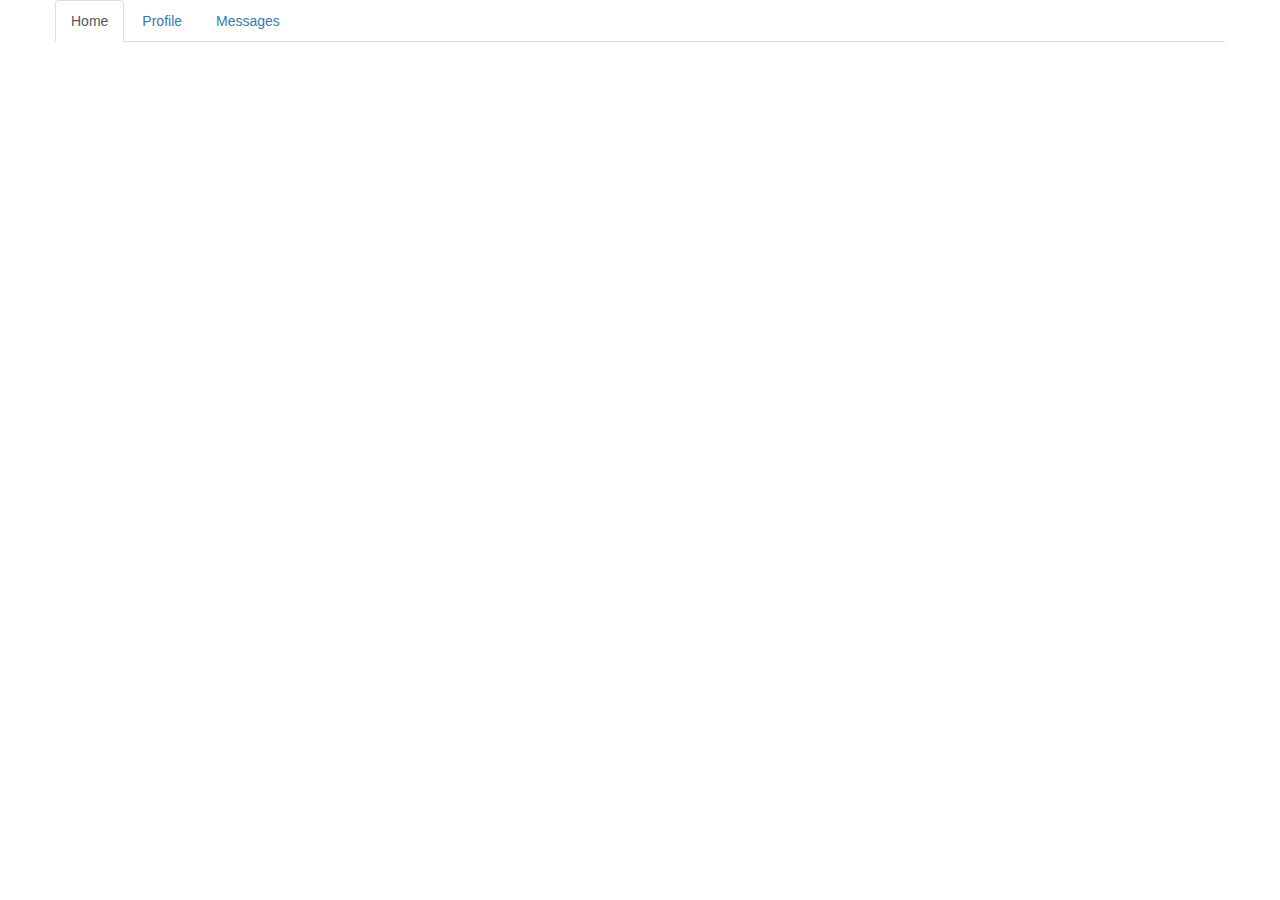
<file: wanunu/index.html>
<!DOCTYPE html>
<html lang="zh-CN">
    <head>
     <meta charset="utf-8">
     <meta name='description' content="Wanunu is a competition platform ">
     <title>wanunu website</title>
    <link rel='stylesheet' href="bootstrap/css/bootstrap.css">
    <script src="js/jquery-2.1.3.js"></script>
    <script src="bootstrap/js/bootstrap.js"></script>
    </head>
    <body>
    <header>
    <div class="container">
    <div class="row">
    <div class="span12"> 
    <ul class="nav nav-tabs">
  <li role="presentation" class="active"><a href="#">Home</a></li>
  <li role="presentation"><a href="#">Profile</a></li>
  <li role="presentation"><a href="#">Messages</a></li>
</ul>
        </div>   
    </div>    
    </div>    
    </header>
    </body>
</html>
</file>
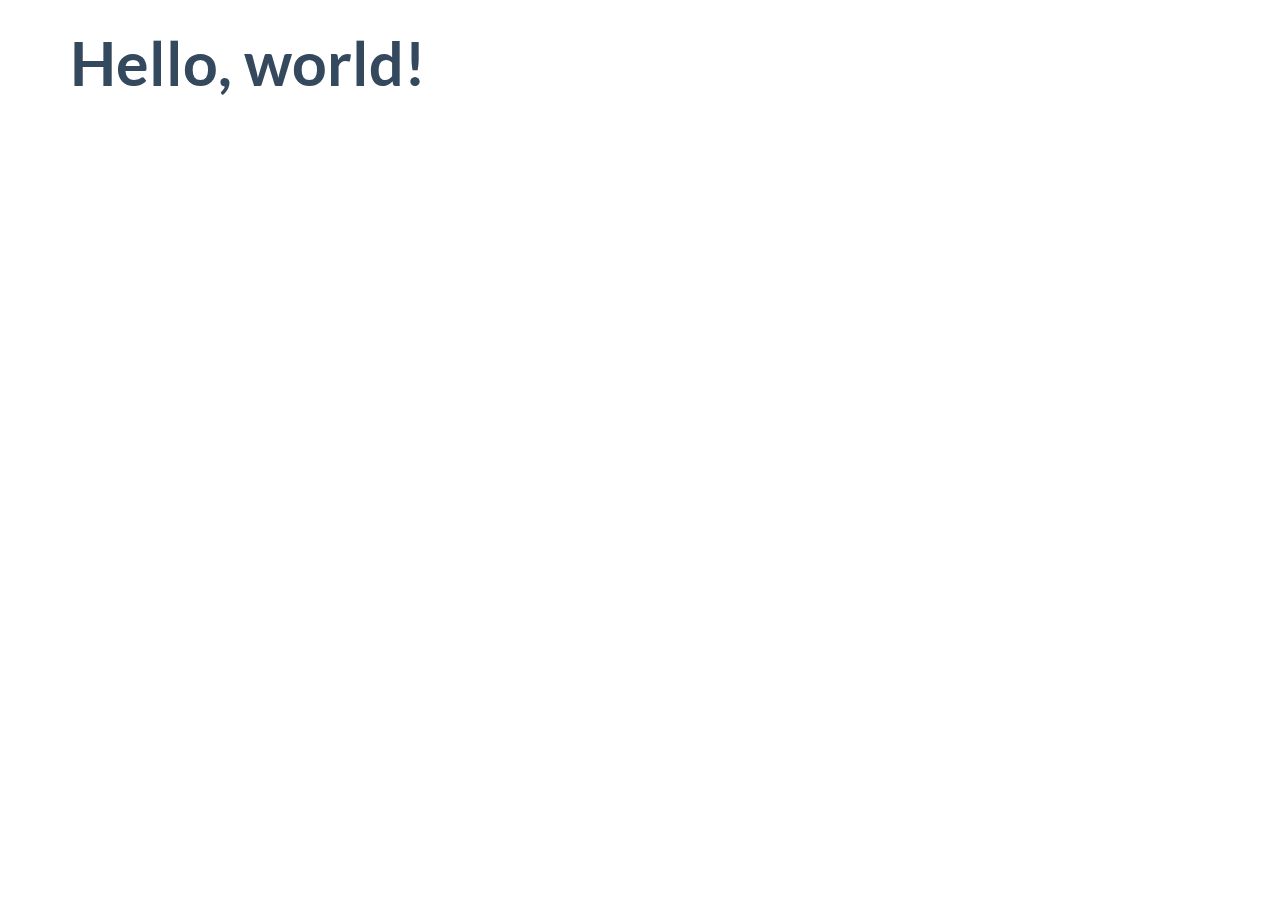
<file: Flat-UI-master/dist/index.html>
<!DOCTYPE html>
<html lang="en">
  <head>
    <meta charset="utf-8">
    <title>Flat UI Free 101 Template</title>
    <meta name="viewport" content="width=device-width, initial-scale=1.0">

    <!-- Loading Bootstrap -->
    <link href="../dist/css/vendor/bootstrap.min.css" rel="stylesheet">

    <!-- Loading Flat UI -->
    <link href="../dist/css/flat-ui.min.css" rel="stylesheet">

    <link rel="shortcut icon" href="img/favicon.ico">

    <!-- HTML5 shim, for IE6-8 support of HTML5 elements. All other JS at the end of file. -->
    <!--[if lt IE 9]>
      <script src="js/vendor/html5shiv.js"></script>
      <script src="js/vendor/respond.min.js"></script>
    <![endif]-->
  </head>
  <body>
    <div class="container">
        <h1>Hello, world!</h1>
    </div>
    <!-- /.container -->


    <!-- jQuery (necessary for Flat UI's JavaScript plugins) -->
    <script src="../dist/js/vendor/jquery.min.js"></script>
    <!-- Include all compiled plugins (below), or include individual files as needed -->
    <script src="../dist/js/vendor/video.js"></script>
    <script src="../dist/js/flat-ui.min.js"></script>

  </body>
</html>
</file>
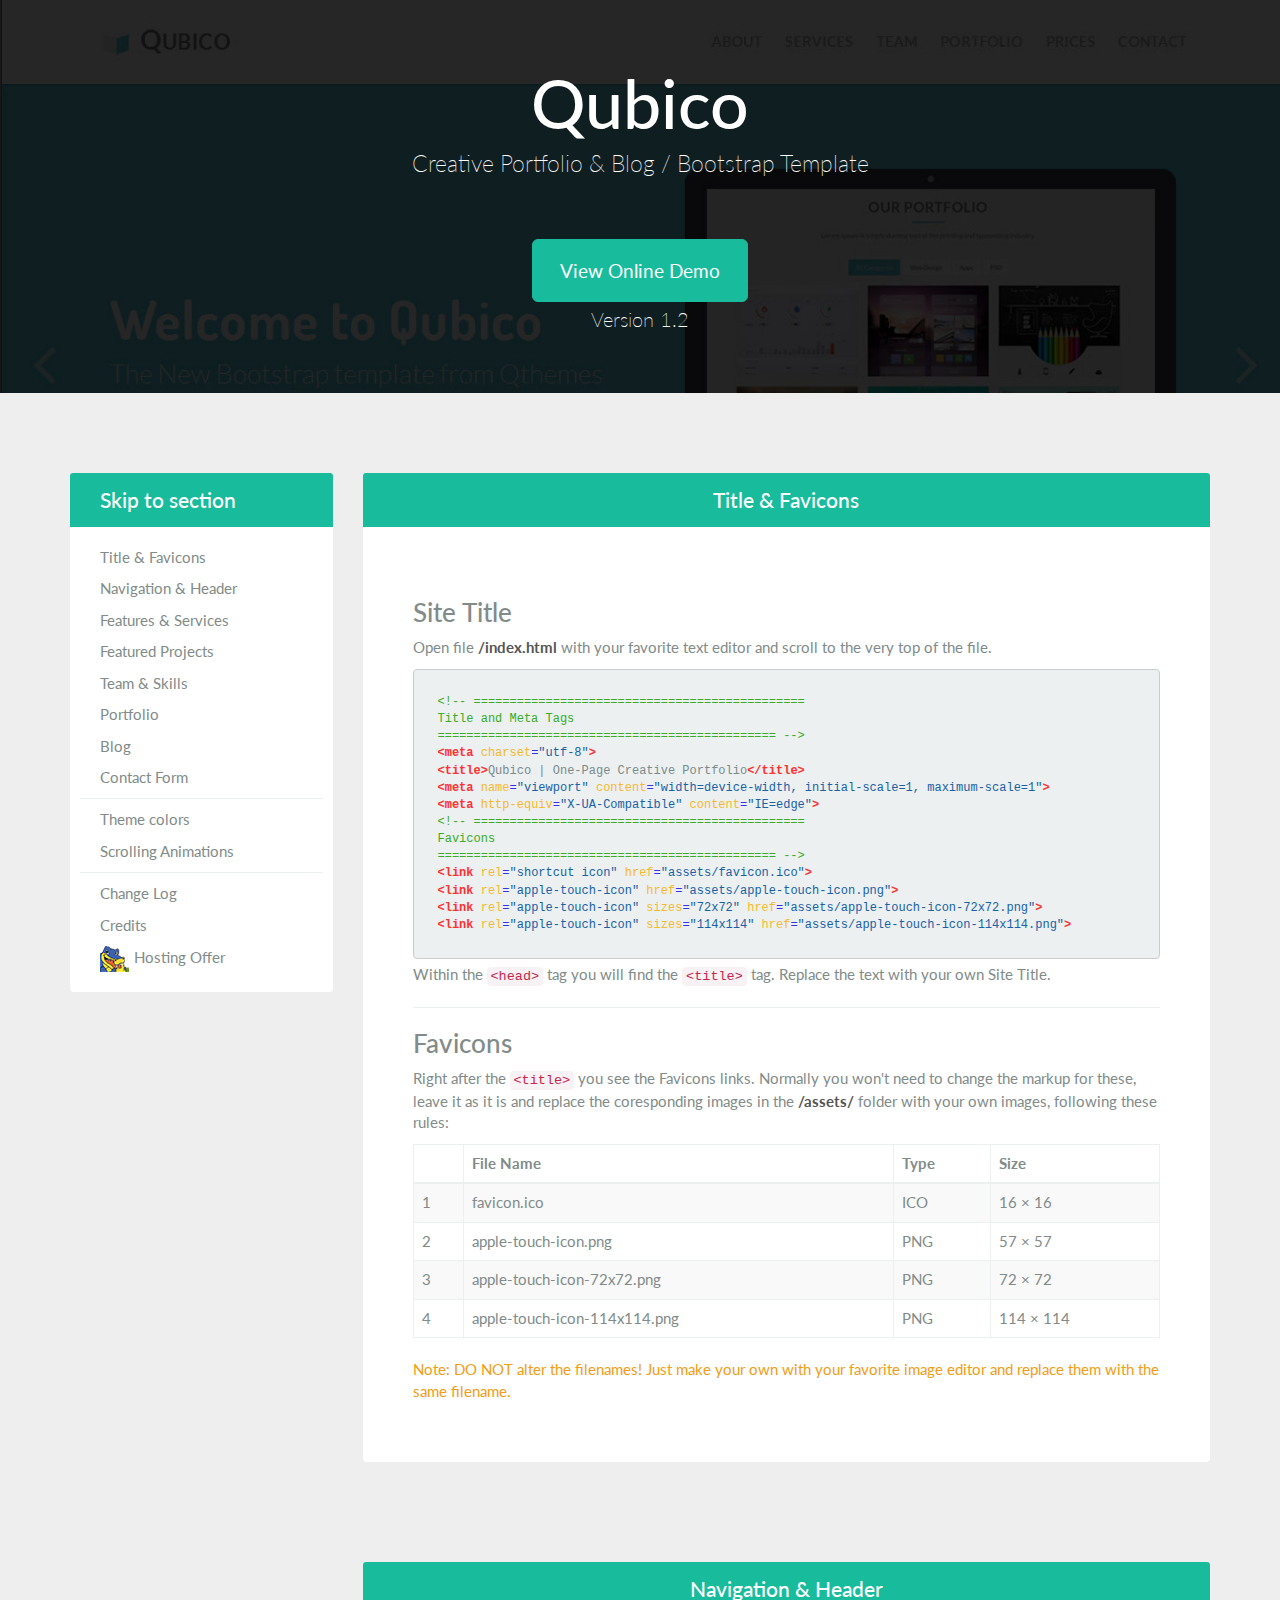
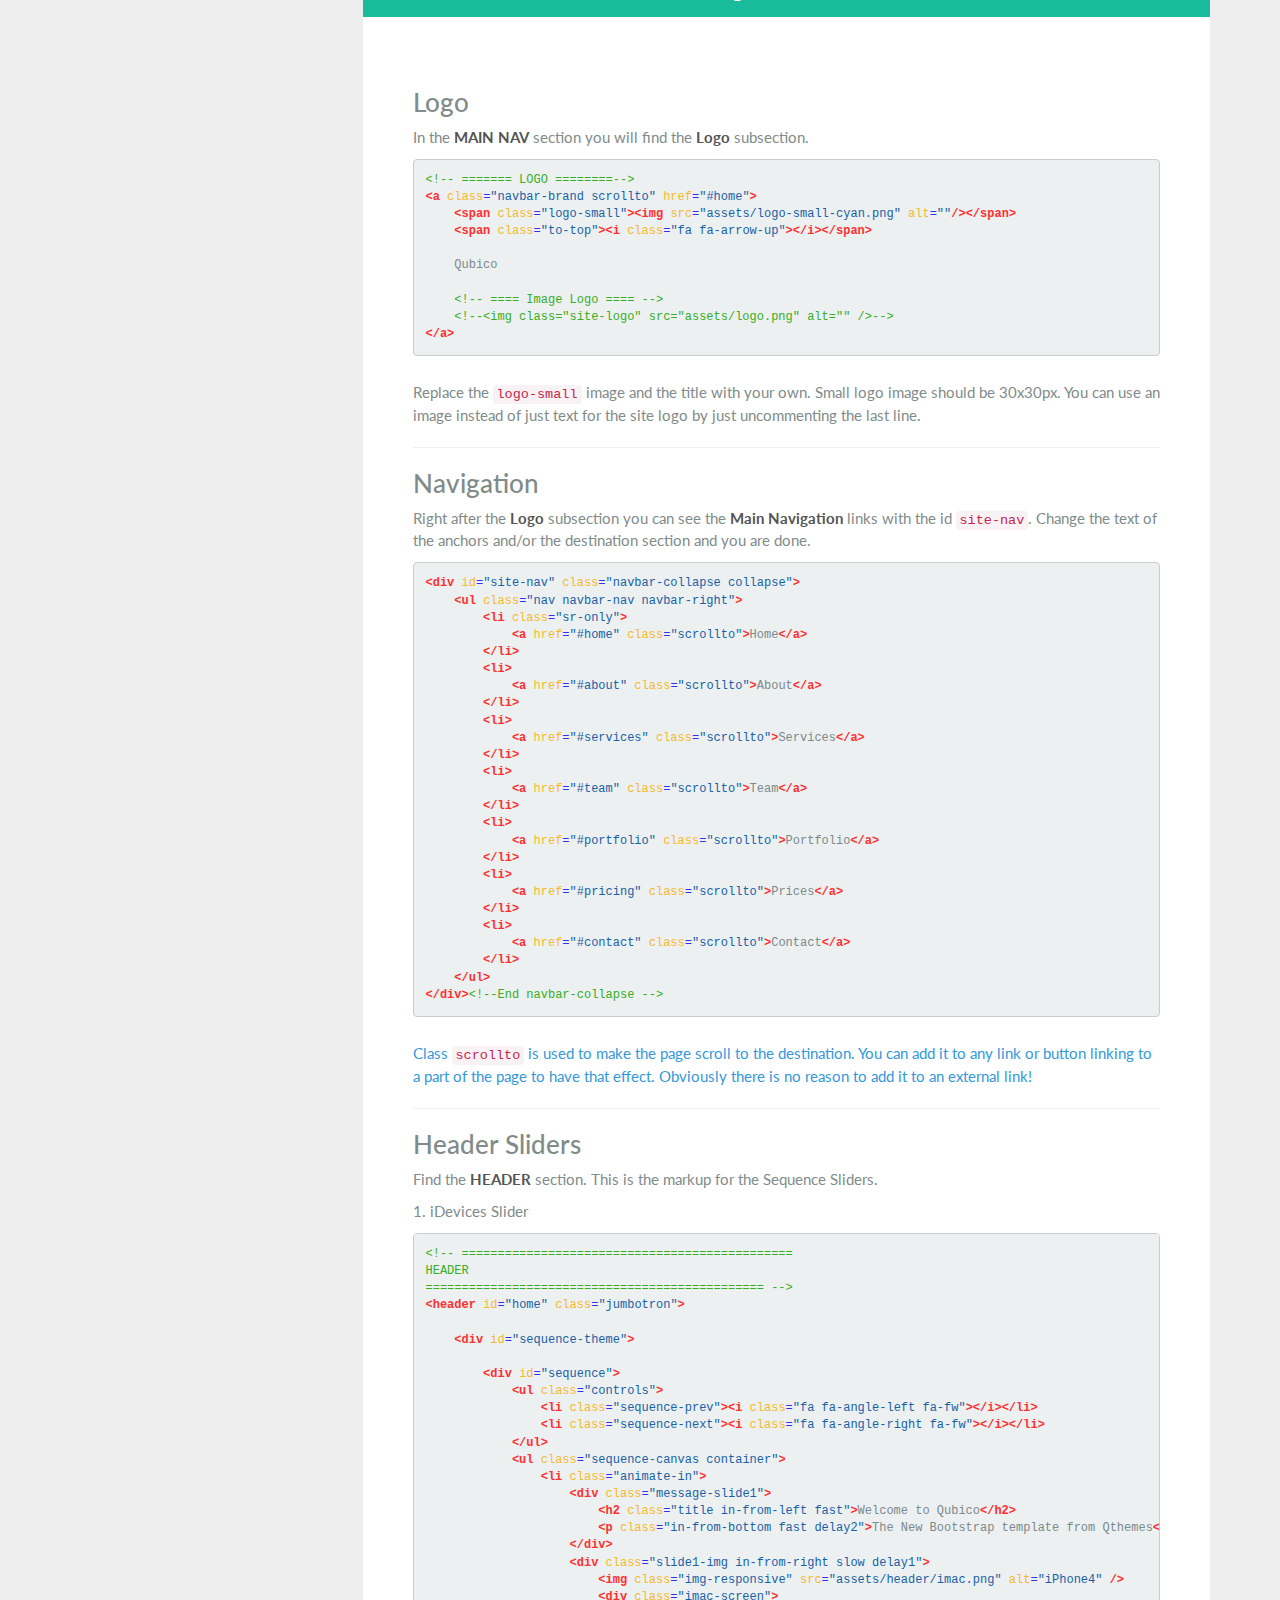
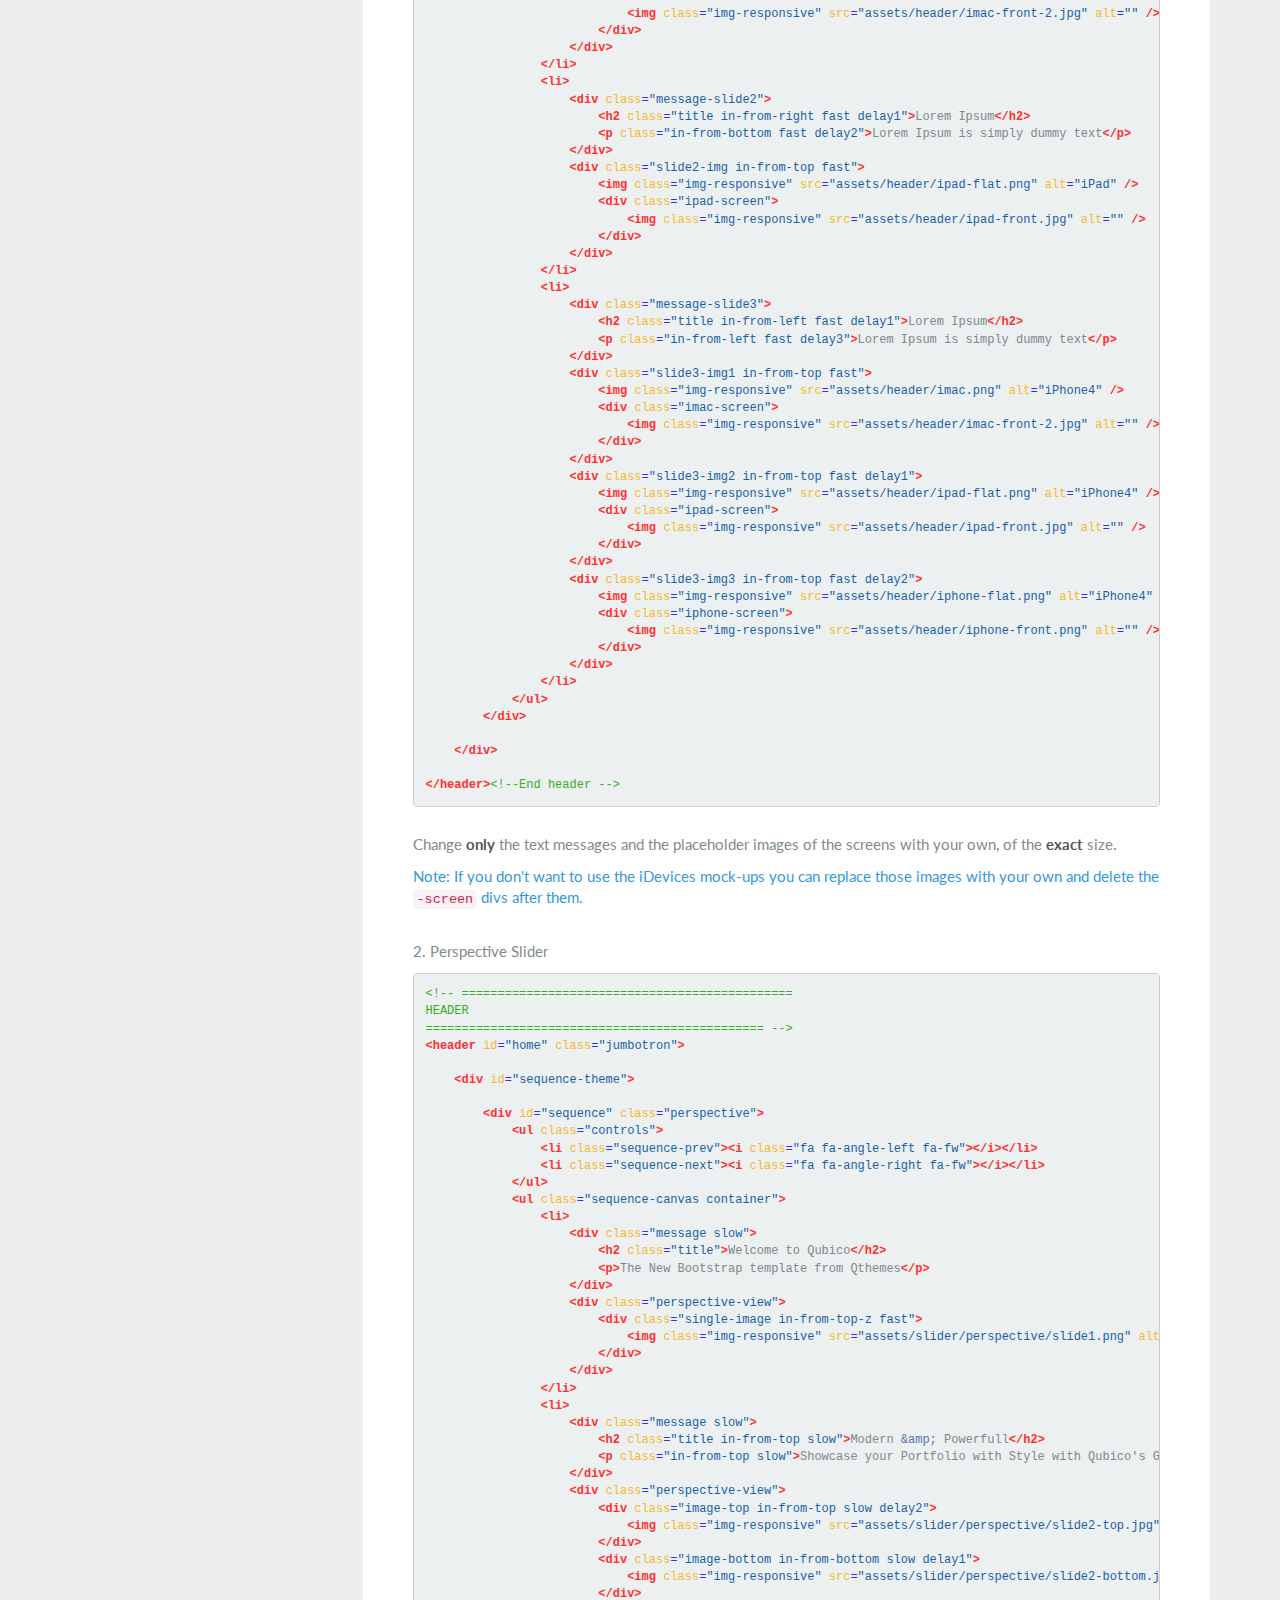
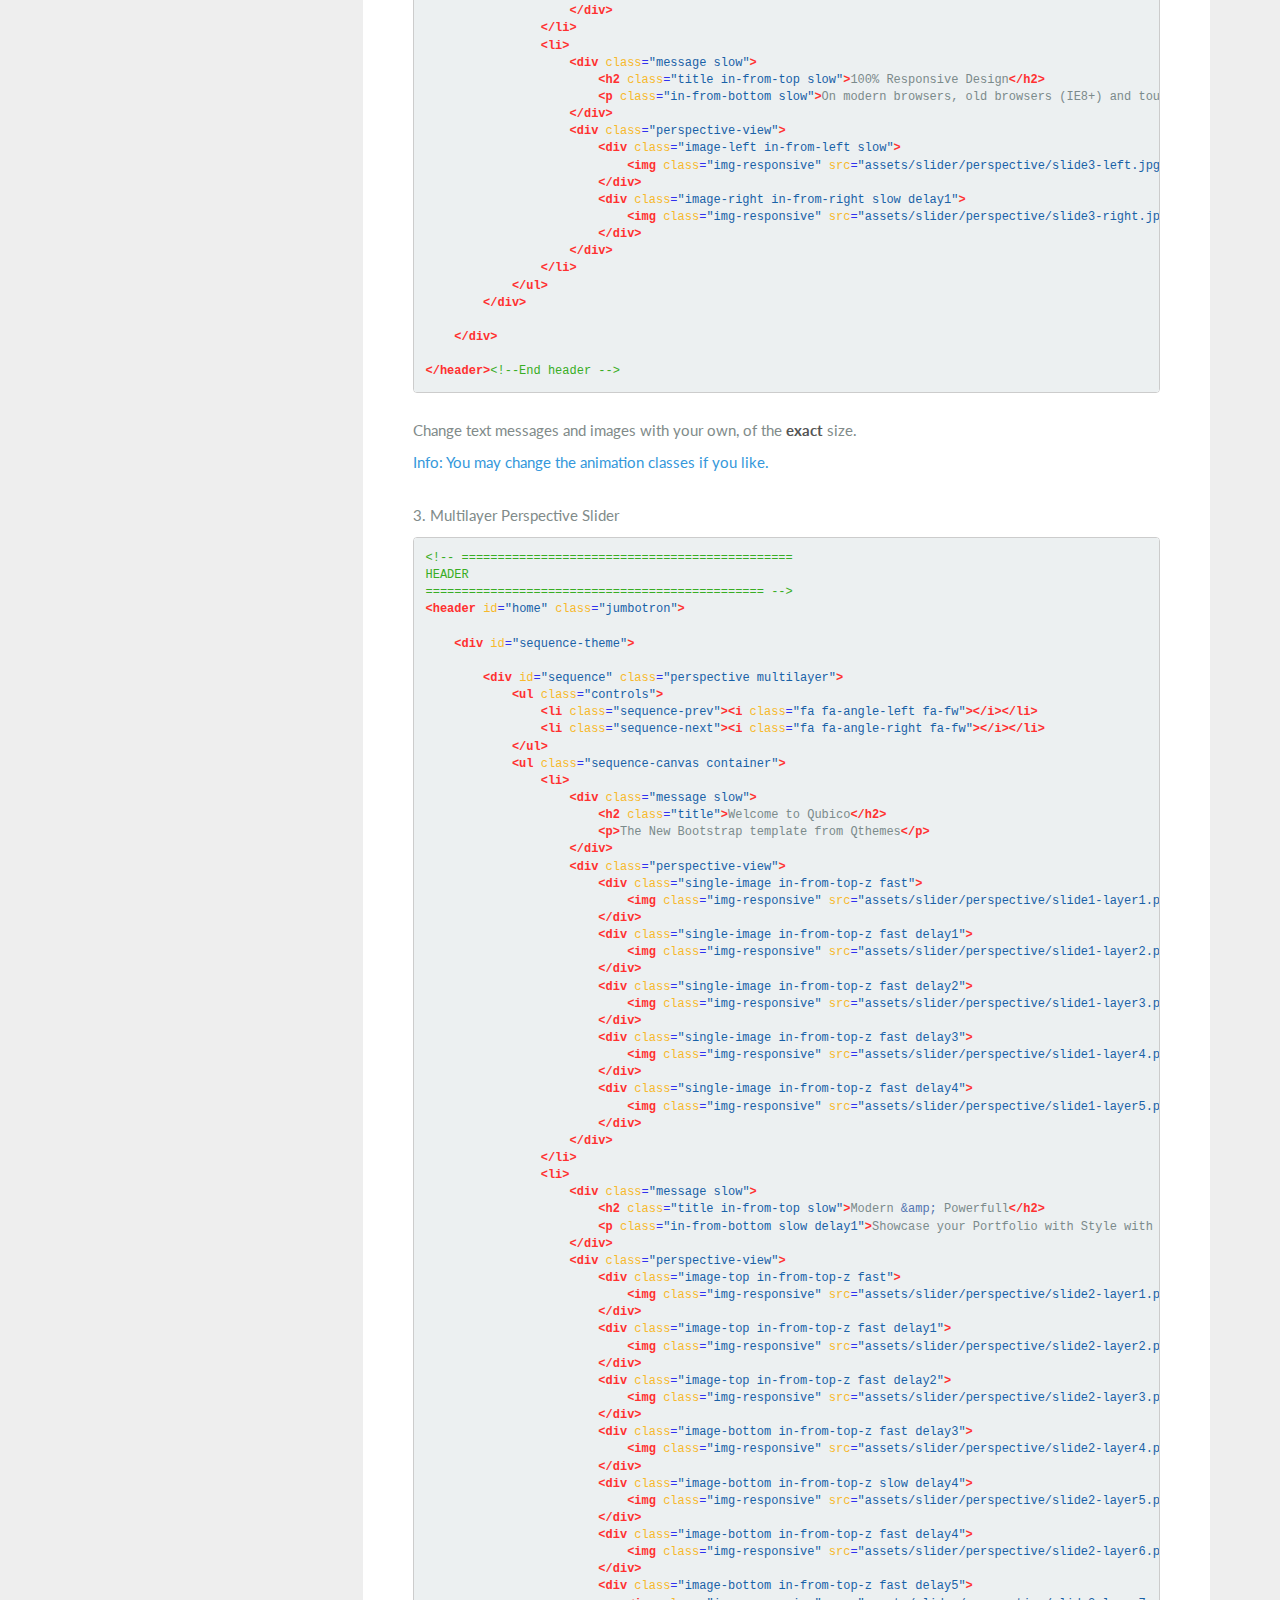
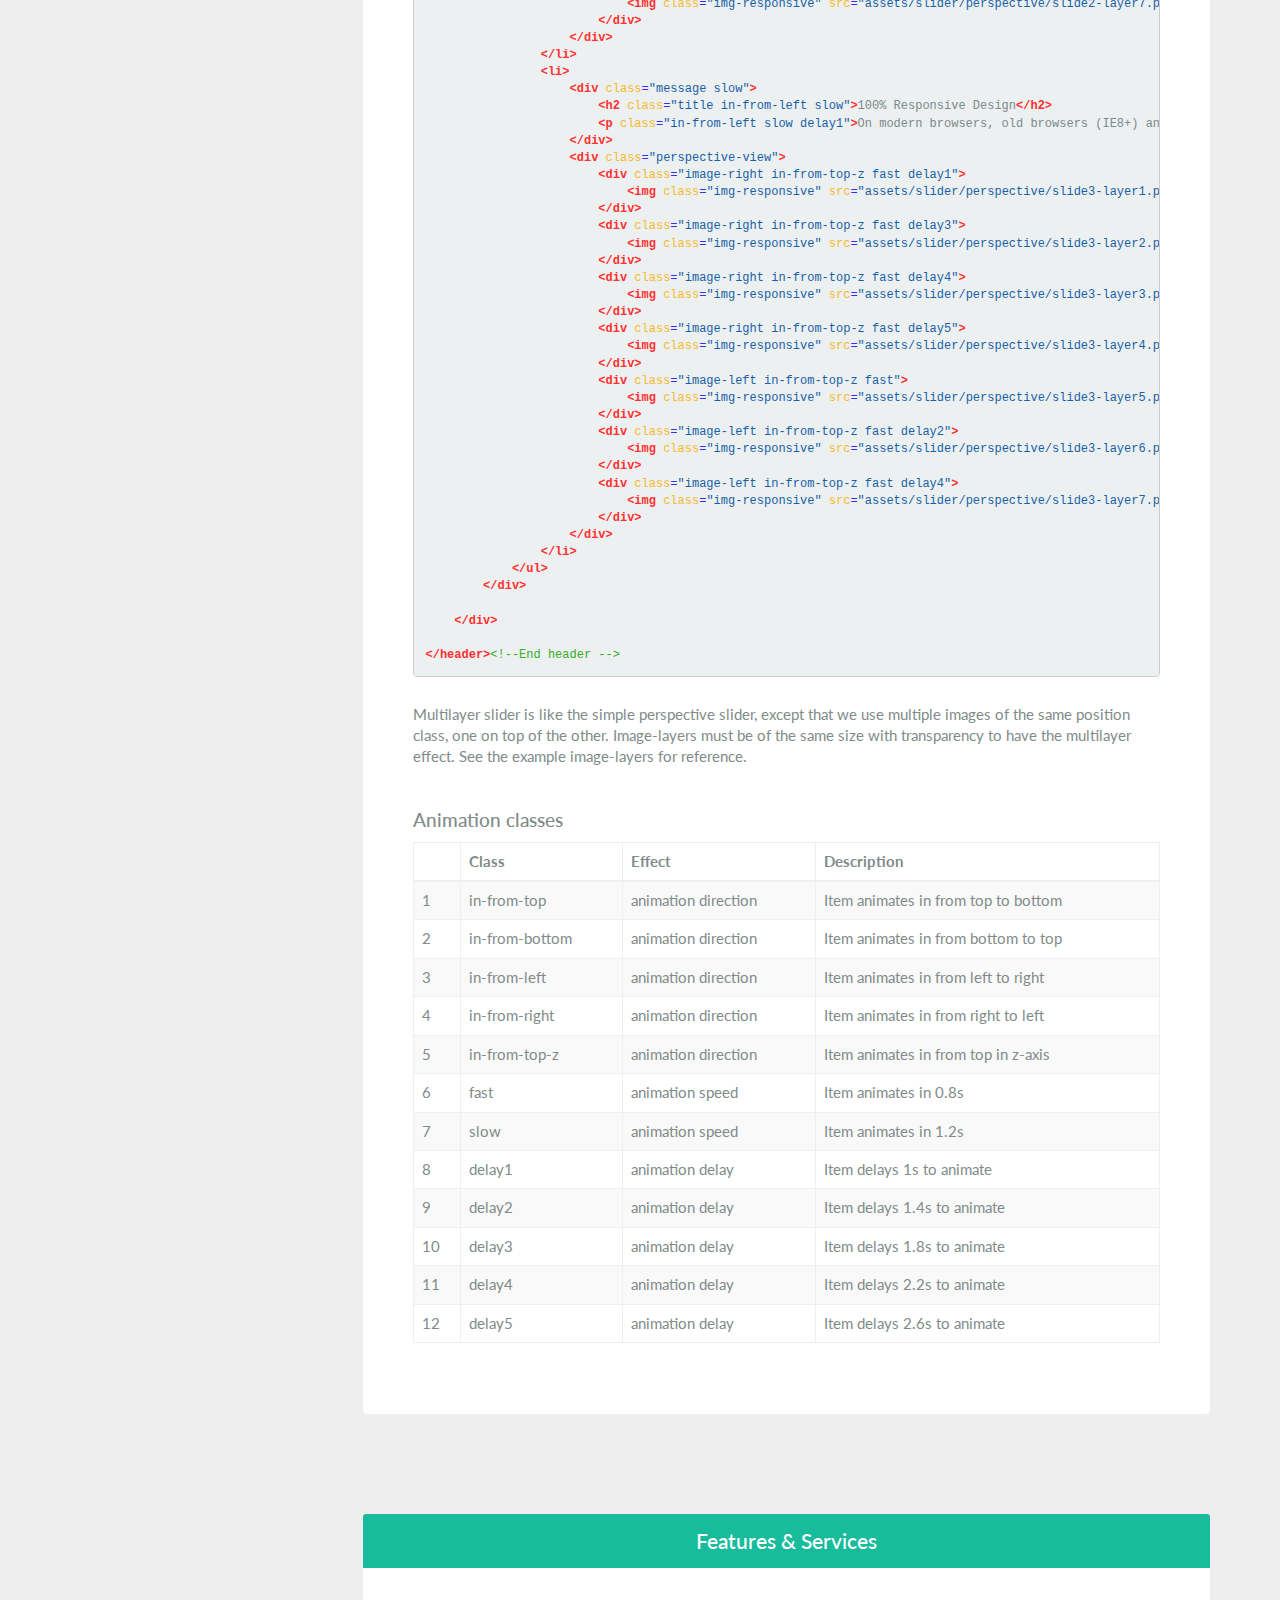
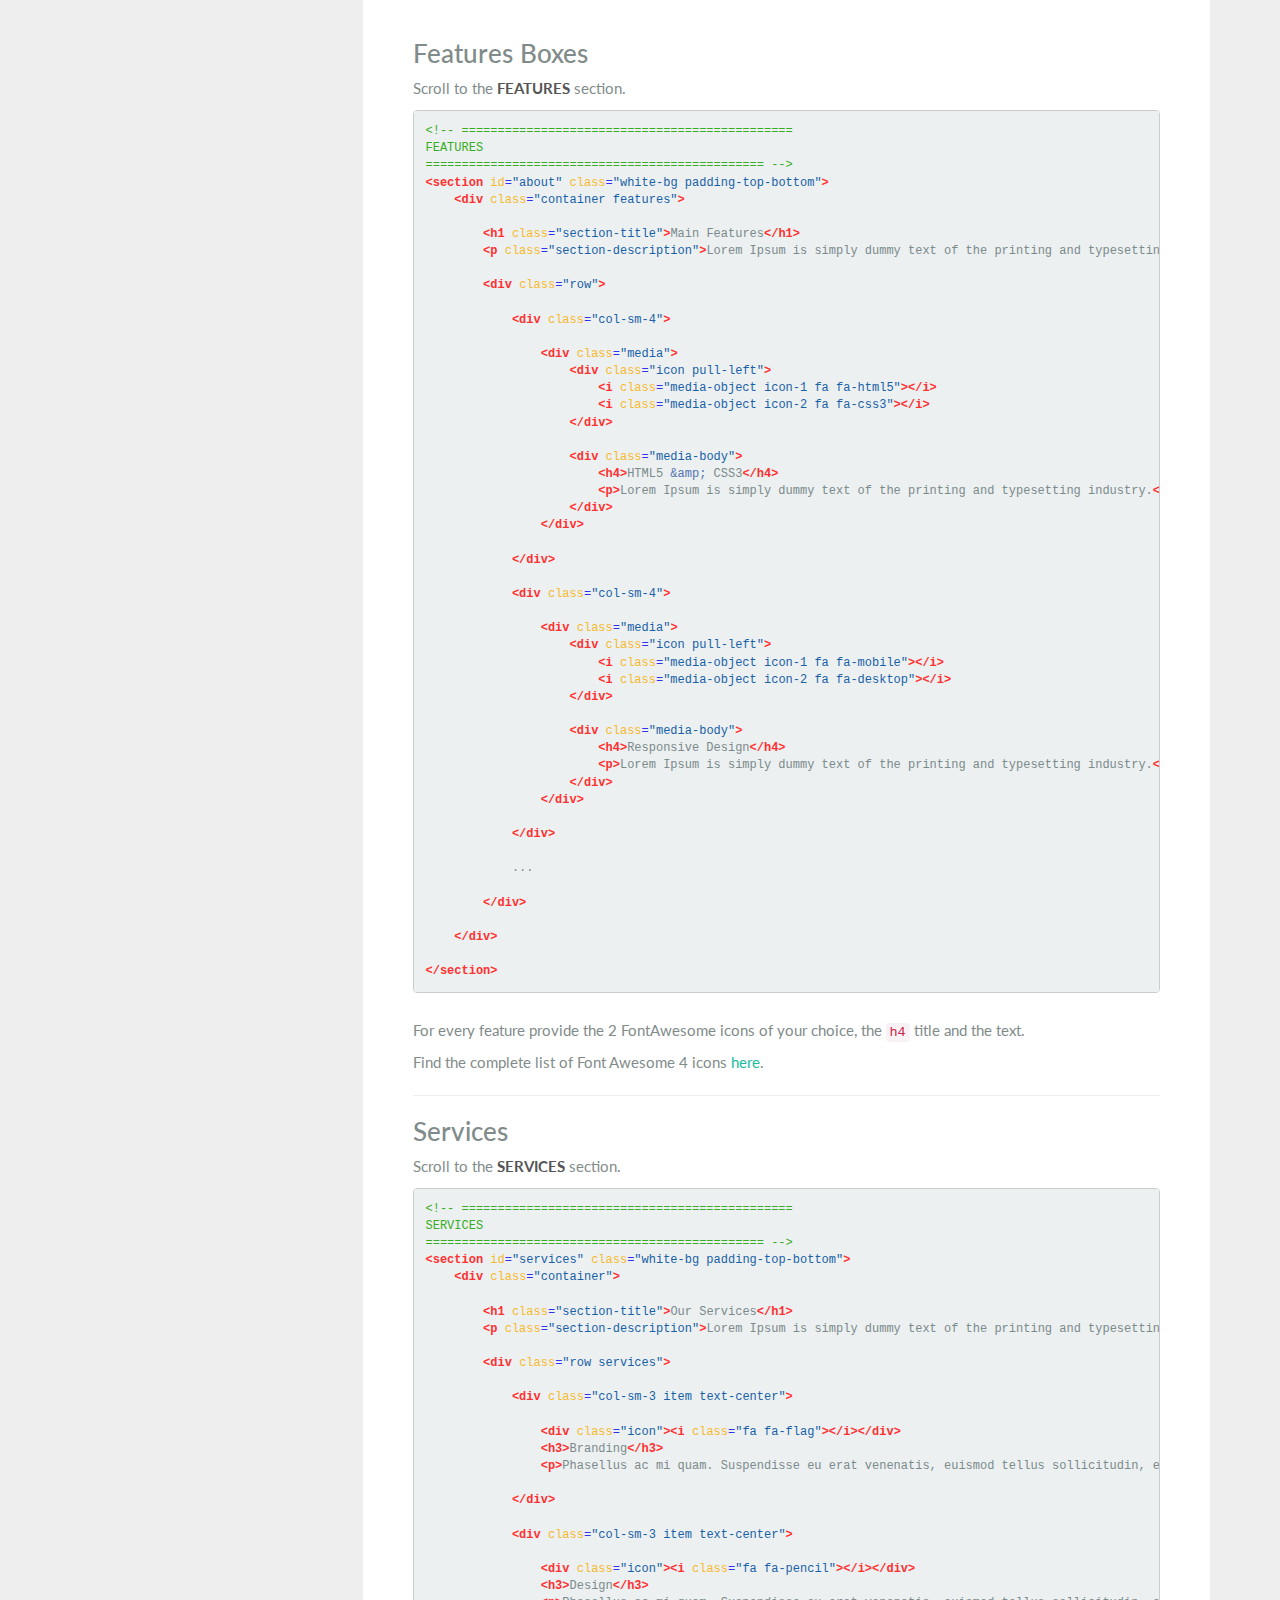
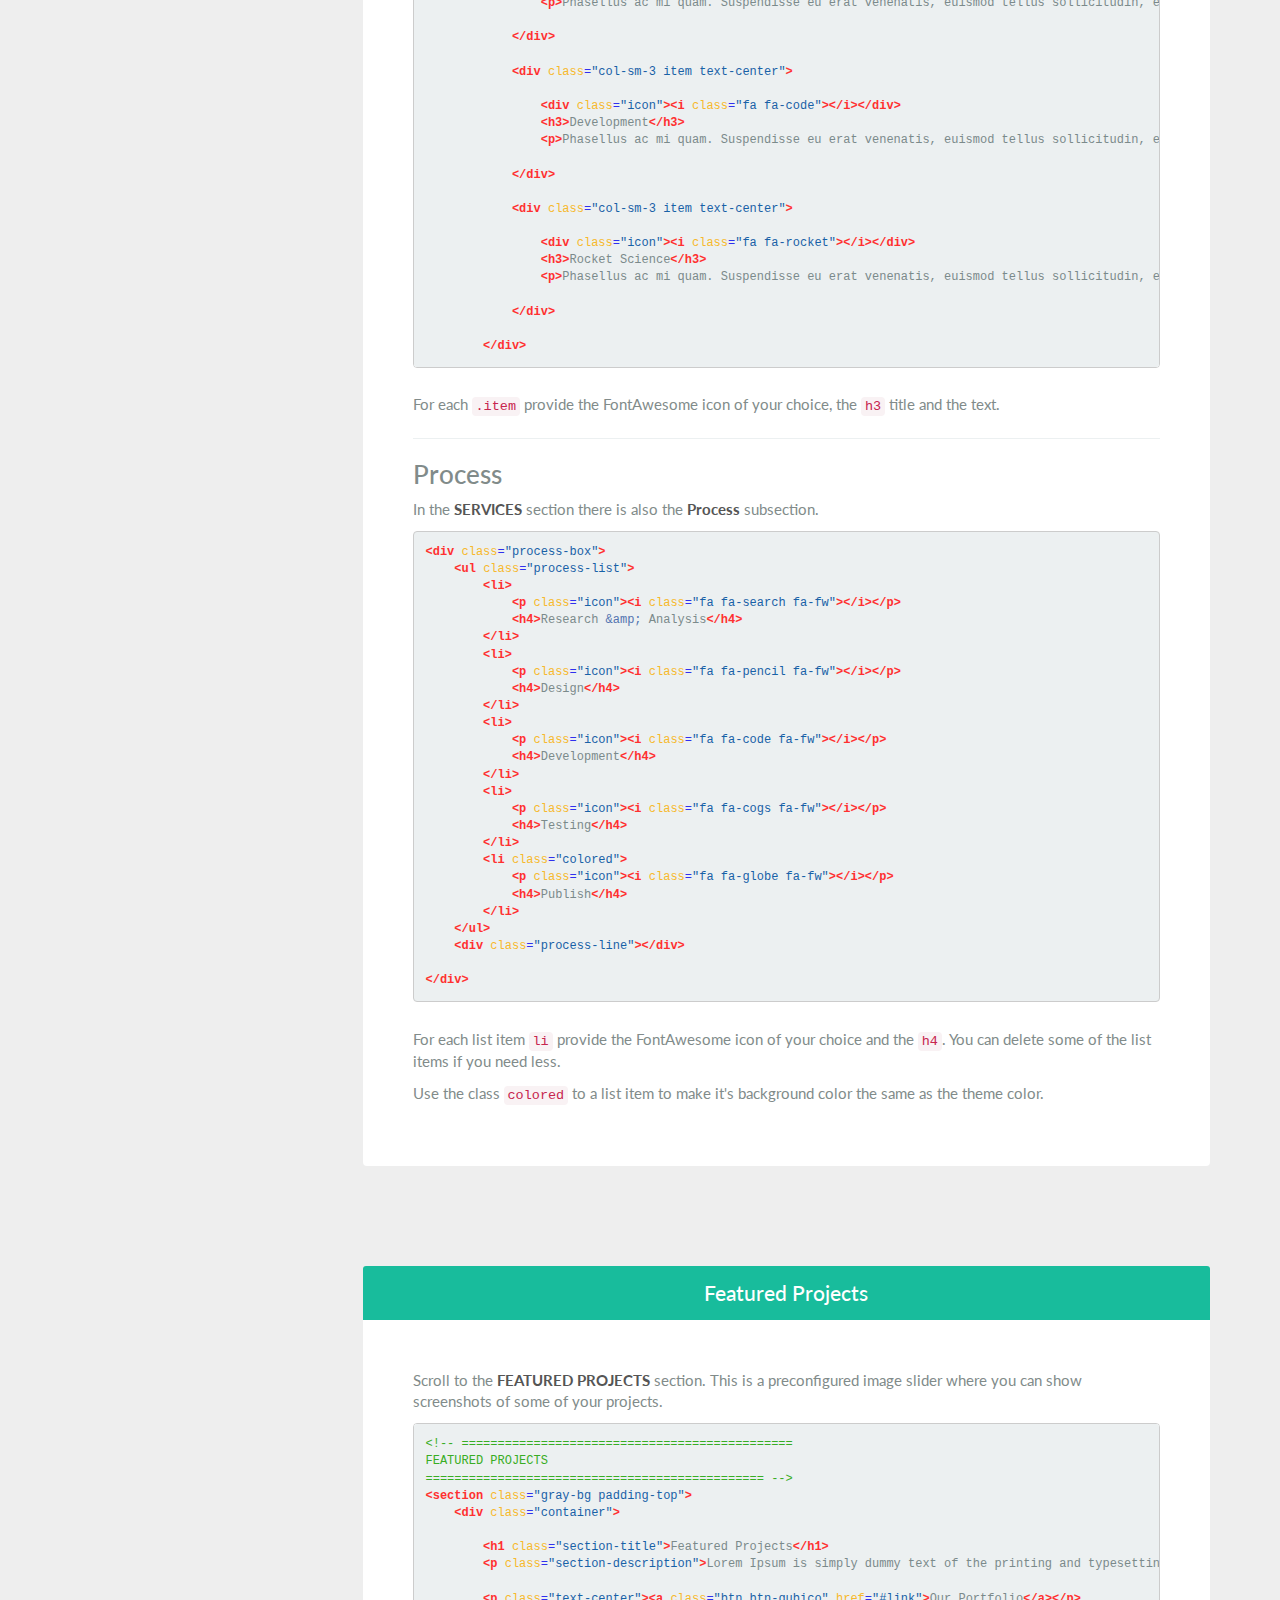
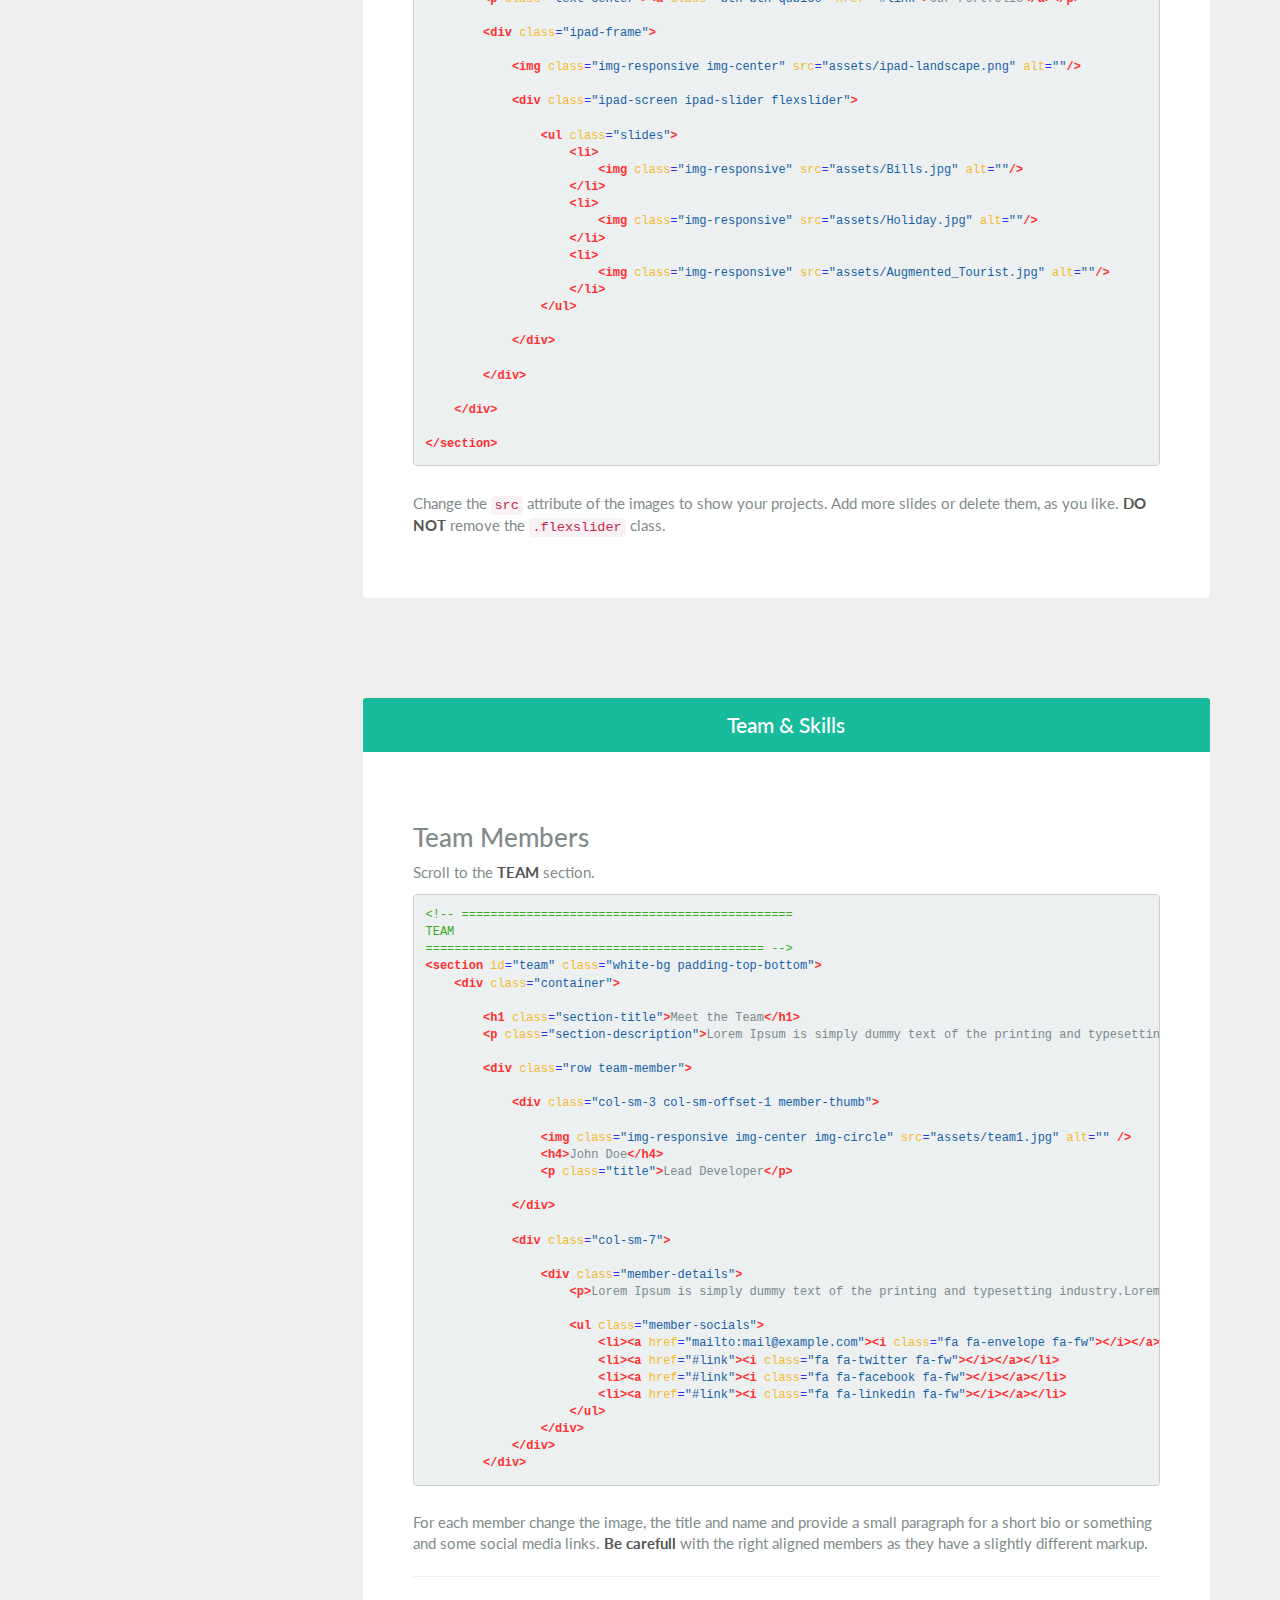
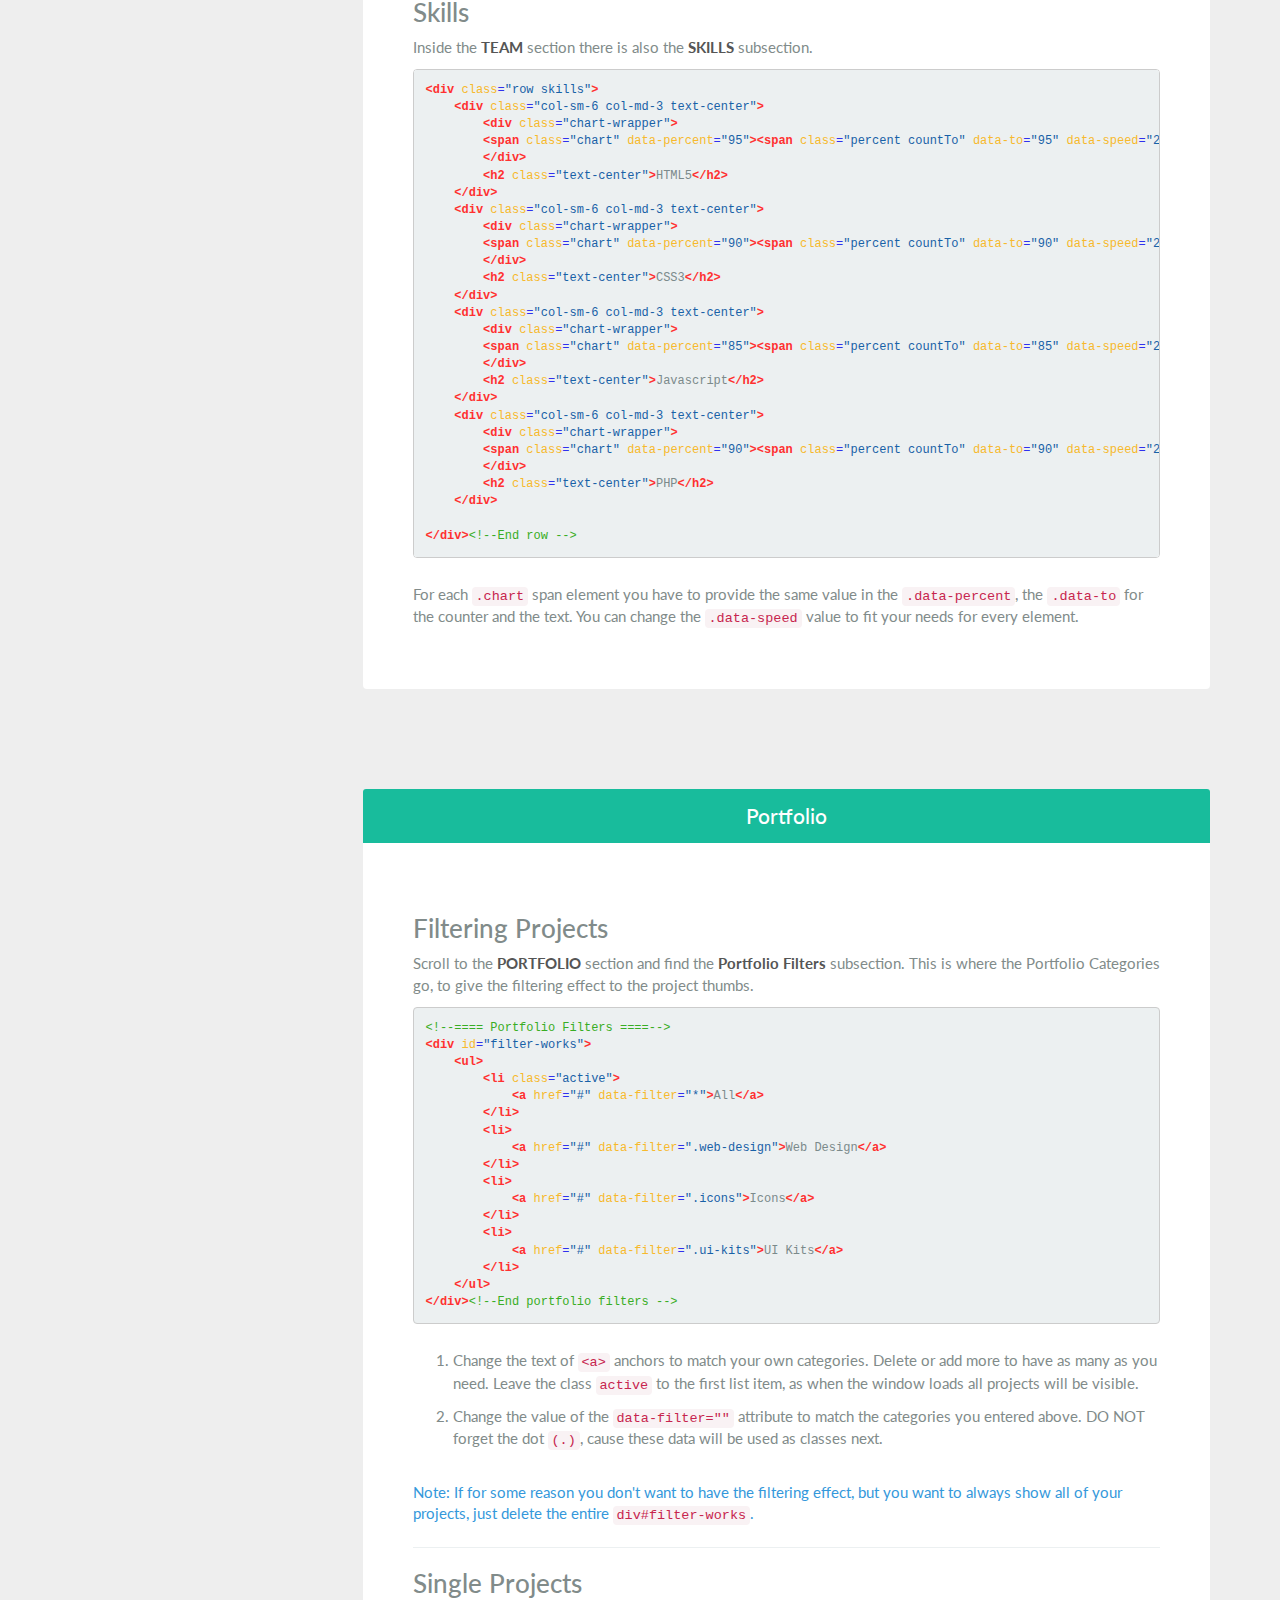
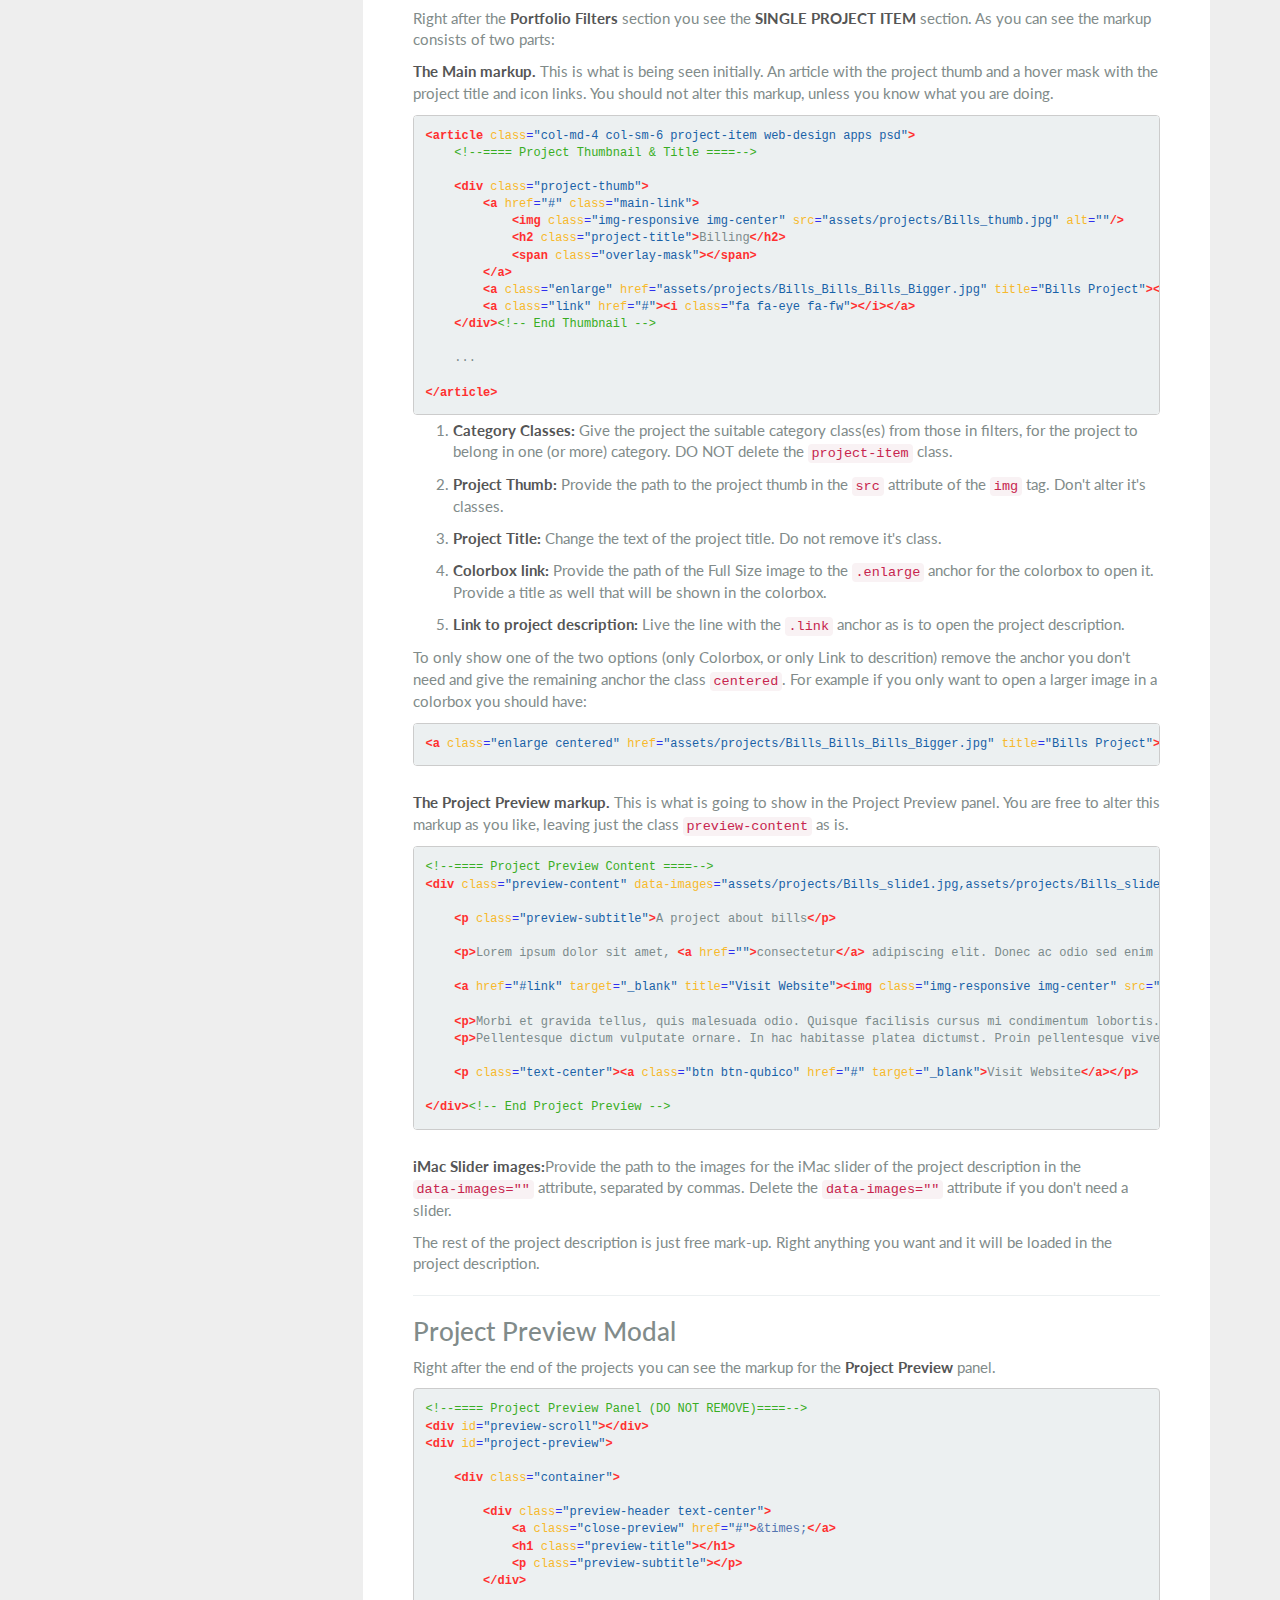
<file: qubico/Documentation/index.html>
<!DOCTYPE html>
<html lang="en-US">
	<head>
		<meta charset="utf-8">
		<title>Qubico | Documentation</title>
		<meta name="viewport" content="width=device-width, initial-scale=1, maximum-scale=1">
		<meta http-equiv="X-UA-Compatible" content="IE=edge">
		
		<!-- Stylesheets -->
		<link href="css/main.css" rel="stylesheet" media="screen">
		<link href='http://fonts.googleapis.com/css?family=Lato:400,300,300italic,400italic,700,700italic,900' rel='stylesheet' type='text/css'>
		<link href="css/styles.css" rel="stylesheet" media="screen">
		<link href="css/syntax.css" rel="stylesheet" media="screen">
		<!--[if lt IE 9]>
			<script src="http://html5shim.googlecode.com/svn/trunk/html5.js"></script>
			<script src="js/respond.min.js"></script>
		<![endif]-->
		
	</head>
	
	<body data-spy="scroll" data-target="#sidenav" data-offset="200">
		<div id="top" class="jumbotron">
			<div class="container text-center">
				<h1>Qubico</h1>
				<p>Creative Portfolio &amp; Blog / Bootstrap Template</p>
				<br/>
				<p><a class="btn btn-success btn-lg" href="http://demos.q-themes.net/qubico/v1.2" target="_blank">View Online Demo</a><br/><small>Version 1.2</small></p>
			</div>
		</div>
		<div class="container">
		
			<div class="row">
				
				<div id="sidebar" class="col-md-3">
				
					<div class="panel panel-success">
						<div class="panel-heading">
							<h3 class="panel-title">Skip to section</h3>
						</div>
						<div id="sidenav" class="panel-body">
							<ul class="list-unstyled nav sidenav">
								<li><a href="#titleandfavs">Title &amp; Favicons</a></li>
								<li><a href="#navandheader">Navigation &amp; Header</a></li>
								<li><a href="#services">Features &amp; Services</a></li>
								<li><a href="#featured-projects">Featured Projects</a></li>
								<li><a href="#team">Team &amp; Skills</a></li>
								<li><a href="#portfolio">Portfolio</a></li>
								<li><a href="#blog">Blog</a></li>
								<li><a href="#contact">Contact Form</a></li>
								<hr>
								<li><a href="#colors">Theme colors</a></li>
								<li><a href="#scrollimations">Scrolling Animations</a></li>
								<hr>
								<li><a href="#changelog">Change Log</a></li>
								<li><a href="#credits">Credits</a></li>
								<li class="hosting-promo"><a href="#hosting"><img src="assets/gator.jpg" alt="" />Hosting Offer</a></li>
							</ul>
						</div>
					</div>
				
				</div>
				
				<div class="col-md-9">
					
					<div id="titleandfavs" class="panel panel-success">
						<div class="panel-heading">
							<h3 class="panel-title">Title &amp; Favicons</h3>
						</div>
						<div class="panel-body">
							<h3>Site Title</h3>
							<p>Open file <strong>/index.html</strong> with your favorite text editor and scroll to the very top of the file. </p>
							<div class="snippet-container"><div class="sh_bright snippet-wrap"><pre class="shi_pre sh_html snippet-formatted sh_sourceCode"><ol class="snippet-num"><li><span class="sh_comment">&lt;!-- ==============================================</span></li><li><span class="sh_comment">Title and Meta Tags</span></li><li><span class="sh_comment">=============================================== --&gt;</span></li><li><span class="sh_keyword">&lt;meta</span> <span class="sh_type">charset</span><span class="sh_symbol">=</span><span class="sh_string">"utf-8"</span><span class="sh_keyword">&gt;</span></li><li><span class="sh_keyword">&lt;title&gt;</span>Qubico | One-Page Creative Portfolio<span class="sh_keyword">&lt;/title&gt;</span></li><li><span class="sh_keyword">&lt;meta</span> <span class="sh_type">name</span><span class="sh_symbol">=</span><span class="sh_string">"viewport"</span> <span class="sh_type">content</span><span class="sh_symbol">=</span><span class="sh_string">"width=device-width, initial-scale=1, maximum-scale=1"</span><span class="sh_keyword">&gt;</span></li><li><span class="sh_keyword">&lt;meta</span> <span class="sh_type">http-equiv</span><span class="sh_symbol">=</span><span class="sh_string">"X-UA-Compatible"</span> <span class="sh_type">content</span><span class="sh_symbol">=</span><span class="sh_string">"IE=edge"</span><span class="sh_keyword">&gt;</span></li><li></li><li><span class="sh_comment">&lt;!-- ==============================================</span></li><li><span class="sh_comment">Favicons</span></li><li><span class="sh_comment">=============================================== --&gt;</span></li><li><span class="sh_keyword">&lt;link</span> <span class="sh_type">rel</span><span class="sh_symbol">=</span><span class="sh_string">"shortcut icon"</span> <span class="sh_type">href</span><span class="sh_symbol">=</span><span class="sh_string">"assets/favicon.ico"</span><span class="sh_keyword">&gt;</span></li><li><span class="sh_keyword">&lt;link</span> <span class="sh_type">rel</span><span class="sh_symbol">=</span><span class="sh_string">"apple-touch-icon"</span> <span class="sh_type">href</span><span class="sh_symbol">=</span><span class="sh_string">"assets/apple-touch-icon.png"</span><span class="sh_keyword">&gt;</span></li><li><span class="sh_keyword">&lt;link</span> <span class="sh_type">rel</span><span class="sh_symbol">=</span><span class="sh_string">"apple-touch-icon"</span> <span class="sh_type">sizes</span><span class="sh_symbol">=</span><span class="sh_string">"72x72"</span> <span class="sh_type">href</span><span class="sh_symbol">=</span><span class="sh_string">"assets/apple-touch-icon-72x72.png"</span><span class="sh_keyword">&gt;</span></li><li><span class="sh_keyword">&lt;link</span> <span class="sh_type">rel</span><span class="sh_symbol">=</span><span class="sh_string">"apple-touch-icon"</span> <span class="sh_type">sizes</span><span class="sh_symbol">=</span><span class="sh_string">"114x114"</span> <span class="sh_type">href</span><span class="sh_symbol">=</span><span class="sh_string">"assets/apple-touch-icon-114x114.png"</span><span class="sh_keyword">&gt;</span></li></ol></pre></div></div>
							<p>Within the <code>&lt;head&gt;</code> tag you will find the <code>&lt;title&gt;</code> tag. Replace the text with your own Site Title.</p>
							<hr>
							<h3>Favicons</h3>
							<p>Right after the <code>&lt;title&gt;</code> you see the Favicons links. Normally you won't need to change the markup for these, leave it as it is and replace the coresponding images in the <strong>/assets/</strong> folder with your own images, following these rules:</p>
							<table class="table table-striped table-bordered">
								<thead>
								  <tr>
									<th></th>
									<th>File Name</th>
									<th>Type</th>
									<th>Size</th>
								  </tr>
								</thead>
								<tbody>
								  <tr>
									<td>1</td>
									<td>favicon.ico</td>
									<td>ICO</td>
									<td>16 &times; 16</td>
								  </tr>
								  <tr>
									<td>2</td>
									<td>apple-touch-icon.png</td>
									<td>PNG</td>
									<td>57 &times; 57</td>
								  </tr>
								  <tr>
									<td>3</td>
									<td>apple-touch-icon-72x72.png</td>
									<td>PNG</td>
									<td>72 &times; 72</td>
								  </tr>
								  <tr>
									<td>4</td>
									<td>apple-touch-icon-114x114.png</td>
									<td>PNG</td>
									<td>114 &times; 114</td>
								  </tr>
								</tbody>
							  </table>
							<p class="text-warning">Note: DO NOT alter the filenames! Just make your own with your favorite image editor and replace them with the same filename.</p>
							
						</div>
					</div>
					
					<div id="navandheader" class="panel panel-success">
						<div class="panel-heading">
							<h3 class="panel-title">Navigation &amp; Header</h3>
						</div>
						<div class="panel-body">
							
							<h3>Logo</h3>
							<p>In the <strong>MAIN NAV</strong> section you will find the <strong>Logo</strong> subsection.</p>
							<div class="snippet-container"><div class="sh_bright snippet-wrap"><pre class="shi_pre sh_html snippet-formatted sh_sourceCode"><ul class="snippet-no-num"><li><span class="sh_comment">&lt;!-- ======= LOGO ========--&gt;</span></li><li><span class="sh_keyword">&lt;a</span> <span class="sh_type">class</span><span class="sh_symbol">=</span><span class="sh_string">"navbar-brand scrollto"</span> <span class="sh_type">href</span><span class="sh_symbol">=</span><span class="sh_string">"#home"</span><span class="sh_keyword">&gt;</span></li><li>&nbsp;&nbsp;&nbsp;&nbsp;<span class="sh_keyword">&lt;span</span> <span class="sh_type">class</span><span class="sh_symbol">=</span><span class="sh_string">"logo-small"</span><span class="sh_keyword">&gt;&lt;img</span> <span class="sh_type">src</span><span class="sh_symbol">=</span><span class="sh_string">"assets/logo-small-cyan.png"</span> <span class="sh_type">alt</span><span class="sh_symbol">=</span><span class="sh_string">""</span><span class="sh_keyword">/&gt;&lt;/span&gt;</span></li><li>&nbsp;&nbsp;&nbsp;&nbsp;<span class="sh_keyword">&lt;span</span> <span class="sh_type">class</span><span class="sh_symbol">=</span><span class="sh_string">"to-top"</span><span class="sh_keyword">&gt;&lt;i</span> <span class="sh_type">class</span><span class="sh_symbol">=</span><span class="sh_string">"fa fa-arrow-up"</span><span class="sh_keyword">&gt;&lt;/i&gt;&lt;/span&gt;</span></li><li>&nbsp;&nbsp;&nbsp;&nbsp;</li><li>&nbsp;&nbsp;&nbsp;&nbsp;Qubico</li><li>&nbsp;&nbsp;&nbsp;&nbsp;</li><li>&nbsp;&nbsp;&nbsp;&nbsp;<span class="sh_comment">&lt;!-- ==== Image Logo ==== --&gt;</span></li><li>&nbsp;&nbsp;&nbsp;&nbsp;<span class="sh_comment">&lt;!--&lt;img class="site-logo" src="assets/logo.png" alt="" /&gt;--&gt;</span></li><li><span class="sh_keyword">&lt;/a&gt;</span></li></ul></pre></div></div>
							<br/>
							<p>Replace the <code>logo-small</code> image and the title with your own. Small logo image should be 30x30px. You can use an image instead of just text for the site logo by just uncommenting the last line.</p>
							<hr>
							<h3>Navigation</h3>
							<p>Right after the <strong>Logo</strong> subsection you can see the <strong>Main Navigation</strong> links with the id <code>site-nav</code>. Change the text of the anchors and/or the destination section and you are done.</p>
							<div class="snippet-container"><div class="sh_bright snippet-wrap"><pre class="shi_pre sh_html snippet-formatted sh_sourceCode"><ul class="snippet-no-num"><li><span class="sh_keyword">&lt;div</span> <span class="sh_type">id</span><span class="sh_symbol">=</span><span class="sh_string">"site-nav"</span> <span class="sh_type">class</span><span class="sh_symbol">=</span><span class="sh_string">"navbar-collapse collapse"</span><span class="sh_keyword">&gt;</span></li><li>&nbsp;&nbsp;&nbsp;&nbsp;<span class="sh_keyword">&lt;ul</span> <span class="sh_type">class</span><span class="sh_symbol">=</span><span class="sh_string">"nav navbar-nav navbar-right"</span><span class="sh_keyword">&gt;</span></li><li>&nbsp;&nbsp;&nbsp;&nbsp;&nbsp;&nbsp;&nbsp;&nbsp;<span class="sh_keyword">&lt;li</span> <span class="sh_type">class</span><span class="sh_symbol">=</span><span class="sh_string">"sr-only"</span><span class="sh_keyword">&gt;</span></li><li>&nbsp;&nbsp;&nbsp;&nbsp;&nbsp;&nbsp;&nbsp;&nbsp;&nbsp;&nbsp;&nbsp;&nbsp;<span class="sh_keyword">&lt;a</span> <span class="sh_type">href</span><span class="sh_symbol">=</span><span class="sh_string">"#home"</span> <span class="sh_type">class</span><span class="sh_symbol">=</span><span class="sh_string">"scrollto"</span><span class="sh_keyword">&gt;</span>Home<span class="sh_keyword">&lt;/a&gt;</span></li><li>&nbsp;&nbsp;&nbsp;&nbsp;&nbsp;&nbsp;&nbsp;&nbsp;<span class="sh_keyword">&lt;/li&gt;</span></li><li>&nbsp;&nbsp;&nbsp;&nbsp;&nbsp;&nbsp;&nbsp;&nbsp;<span class="sh_keyword">&lt;li&gt;</span></li><li>&nbsp;&nbsp;&nbsp;&nbsp;&nbsp;&nbsp;&nbsp;&nbsp;&nbsp;&nbsp;&nbsp;&nbsp;<span class="sh_keyword">&lt;a</span> <span class="sh_type">href</span><span class="sh_symbol">=</span><span class="sh_string">"#about"</span> <span class="sh_type">class</span><span class="sh_symbol">=</span><span class="sh_string">"scrollto"</span><span class="sh_keyword">&gt;</span>About<span class="sh_keyword">&lt;/a&gt;</span></li><li>&nbsp;&nbsp;&nbsp;&nbsp;&nbsp;&nbsp;&nbsp;&nbsp;<span class="sh_keyword">&lt;/li&gt;</span></li><li>&nbsp;&nbsp;&nbsp;&nbsp;&nbsp;&nbsp;&nbsp;&nbsp;<span class="sh_keyword">&lt;li&gt;</span></li><li>&nbsp;&nbsp;&nbsp;&nbsp;&nbsp;&nbsp;&nbsp;&nbsp;&nbsp;&nbsp;&nbsp;&nbsp;<span class="sh_keyword">&lt;a</span> <span class="sh_type">href</span><span class="sh_symbol">=</span><span class="sh_string">"#services"</span> <span class="sh_type">class</span><span class="sh_symbol">=</span><span class="sh_string">"scrollto"</span><span class="sh_keyword">&gt;</span>Services<span class="sh_keyword">&lt;/a&gt;</span></li><li>&nbsp;&nbsp;&nbsp;&nbsp;&nbsp;&nbsp;&nbsp;&nbsp;<span class="sh_keyword">&lt;/li&gt;</span></li><li>&nbsp;&nbsp;&nbsp;&nbsp;&nbsp;&nbsp;&nbsp;&nbsp;<span class="sh_keyword">&lt;li&gt;</span></li><li>&nbsp;&nbsp;&nbsp;&nbsp;&nbsp;&nbsp;&nbsp;&nbsp;&nbsp;&nbsp;&nbsp;&nbsp;<span class="sh_keyword">&lt;a</span> <span class="sh_type">href</span><span class="sh_symbol">=</span><span class="sh_string">"#team"</span> <span class="sh_type">class</span><span class="sh_symbol">=</span><span class="sh_string">"scrollto"</span><span class="sh_keyword">&gt;</span>Team<span class="sh_keyword">&lt;/a&gt;</span></li><li>&nbsp;&nbsp;&nbsp;&nbsp;&nbsp;&nbsp;&nbsp;&nbsp;<span class="sh_keyword">&lt;/li&gt;</span></li><li>&nbsp;&nbsp;&nbsp;&nbsp;&nbsp;&nbsp;&nbsp;&nbsp;<span class="sh_keyword">&lt;li&gt;</span></li><li>&nbsp;&nbsp;&nbsp;&nbsp;&nbsp;&nbsp;&nbsp;&nbsp;&nbsp;&nbsp;&nbsp;&nbsp;<span class="sh_keyword">&lt;a</span> <span class="sh_type">href</span><span class="sh_symbol">=</span><span class="sh_string">"#portfolio"</span> <span class="sh_type">class</span><span class="sh_symbol">=</span><span class="sh_string">"scrollto"</span><span class="sh_keyword">&gt;</span>Portfolio<span class="sh_keyword">&lt;/a&gt;</span></li><li>&nbsp;&nbsp;&nbsp;&nbsp;&nbsp;&nbsp;&nbsp;&nbsp;<span class="sh_keyword">&lt;/li&gt;</span></li><li>&nbsp;&nbsp;&nbsp;&nbsp;&nbsp;&nbsp;&nbsp;&nbsp;<span class="sh_keyword">&lt;li&gt;</span></li><li>&nbsp;&nbsp;&nbsp;&nbsp;&nbsp;&nbsp;&nbsp;&nbsp;&nbsp;&nbsp;&nbsp;&nbsp;<span class="sh_keyword">&lt;a</span> <span class="sh_type">href</span><span class="sh_symbol">=</span><span class="sh_string">"#pricing"</span> <span class="sh_type">class</span><span class="sh_symbol">=</span><span class="sh_string">"scrollto"</span><span class="sh_keyword">&gt;</span>Prices<span class="sh_keyword">&lt;/a&gt;</span></li><li>&nbsp;&nbsp;&nbsp;&nbsp;&nbsp;&nbsp;&nbsp;&nbsp;<span class="sh_keyword">&lt;/li&gt;</span></li><li>&nbsp;&nbsp;&nbsp;&nbsp;&nbsp;&nbsp;&nbsp;&nbsp;<span class="sh_keyword">&lt;li&gt;</span></li><li>&nbsp;&nbsp;&nbsp;&nbsp;&nbsp;&nbsp;&nbsp;&nbsp;&nbsp;&nbsp;&nbsp;&nbsp;<span class="sh_keyword">&lt;a</span> <span class="sh_type">href</span><span class="sh_symbol">=</span><span class="sh_string">"#contact"</span> <span class="sh_type">class</span><span class="sh_symbol">=</span><span class="sh_string">"scrollto"</span><span class="sh_keyword">&gt;</span>Contact<span class="sh_keyword">&lt;/a&gt;</span></li><li>&nbsp;&nbsp;&nbsp;&nbsp;&nbsp;&nbsp;&nbsp;&nbsp;<span class="sh_keyword">&lt;/li&gt;</span></li><li>&nbsp;&nbsp;&nbsp;&nbsp;<span class="sh_keyword">&lt;/ul&gt;</span></li><li><span class="sh_keyword">&lt;/div&gt;</span><span class="sh_comment">&lt;!--End navbar-collapse --&gt;</span></li></ul></pre></div></div>
							<br/>
							<p class="text-info">Class <code>scrollto</code> is used to make the page scroll to the destination. You can add it to any link or button linking to a part of the page to have that effect. Obviously there is no reason to add it to an external link!</p>
							<hr>
							<h3>Header Sliders</h3>
							<p>Find the <strong>HEADER</strong> section. This is the markup for the Sequence Sliders.</p>
							<p>1. iDevices Slider</p>
							<div class="snippet-container"><div class="sh_bright snippet-wrap"><pre class="shi_pre sh_html snippet-formatted sh_sourceCode"><ul class="snippet-no-num"><li><span class="sh_comment">&lt;!-- ==============================================</span></li><li><span class="sh_comment">HEADER</span></li><li><span class="sh_comment">=============================================== --&gt;</span></li><li><span class="sh_keyword">&lt;header</span> <span class="sh_type">id</span><span class="sh_symbol">=</span><span class="sh_string">"home"</span> <span class="sh_type">class</span><span class="sh_symbol">=</span><span class="sh_string">"jumbotron"</span><span class="sh_keyword">&gt;</span></li><li>&nbsp;&nbsp;&nbsp;&nbsp;</li><li>&nbsp;&nbsp;&nbsp;&nbsp;<span class="sh_keyword">&lt;div</span> <span class="sh_type">id</span><span class="sh_symbol">=</span><span class="sh_string">"sequence-theme"</span><span class="sh_keyword">&gt;</span></li><li>&nbsp;&nbsp;&nbsp;&nbsp;</li><li>&nbsp;&nbsp;&nbsp;&nbsp;&nbsp;&nbsp;&nbsp;&nbsp;<span class="sh_keyword">&lt;div</span> <span class="sh_type">id</span><span class="sh_symbol">=</span><span class="sh_string">"sequence"</span><span class="sh_keyword">&gt;</span></li><li></li><li>&nbsp;&nbsp;&nbsp;&nbsp;&nbsp;&nbsp;&nbsp;&nbsp;&nbsp;&nbsp;&nbsp;&nbsp;<span class="sh_keyword">&lt;ul</span> <span class="sh_type">class</span><span class="sh_symbol">=</span><span class="sh_string">"controls"</span><span class="sh_keyword">&gt;</span></li><li>&nbsp;&nbsp;&nbsp;&nbsp;&nbsp;&nbsp;&nbsp;&nbsp;&nbsp;&nbsp;&nbsp;&nbsp;&nbsp;&nbsp;&nbsp;&nbsp;<span class="sh_keyword">&lt;li</span> <span class="sh_type">class</span><span class="sh_symbol">=</span><span class="sh_string">"sequence-prev"</span><span class="sh_keyword">&gt;&lt;i</span> <span class="sh_type">class</span><span class="sh_symbol">=</span><span class="sh_string">"fa fa-angle-left fa-fw"</span><span class="sh_keyword">&gt;&lt;/i&gt;&lt;/li&gt;</span></li><li>&nbsp;&nbsp;&nbsp;&nbsp;&nbsp;&nbsp;&nbsp;&nbsp;&nbsp;&nbsp;&nbsp;&nbsp;&nbsp;&nbsp;&nbsp;&nbsp;<span class="sh_keyword">&lt;li</span> <span class="sh_type">class</span><span class="sh_symbol">=</span><span class="sh_string">"sequence-next"</span><span class="sh_keyword">&gt;&lt;i</span> <span class="sh_type">class</span><span class="sh_symbol">=</span><span class="sh_string">"fa fa-angle-right fa-fw"</span><span class="sh_keyword">&gt;&lt;/i&gt;&lt;/li&gt;</span></li><li>&nbsp;&nbsp;&nbsp;&nbsp;&nbsp;&nbsp;&nbsp;&nbsp;&nbsp;&nbsp;&nbsp;&nbsp;<span class="sh_keyword">&lt;/ul&gt;</span></li><li></li><li>&nbsp;&nbsp;&nbsp;&nbsp;&nbsp;&nbsp;&nbsp;&nbsp;&nbsp;&nbsp;&nbsp;&nbsp;<span class="sh_keyword">&lt;ul</span> <span class="sh_type">class</span><span class="sh_symbol">=</span><span class="sh_string">"sequence-canvas container"</span><span class="sh_keyword">&gt;</span></li><li>&nbsp;&nbsp;&nbsp;&nbsp;&nbsp;&nbsp;&nbsp;&nbsp;&nbsp;&nbsp;&nbsp;&nbsp;&nbsp;&nbsp;&nbsp;&nbsp;<span class="sh_keyword">&lt;li</span> <span class="sh_type">class</span><span class="sh_symbol">=</span><span class="sh_string">"animate-in"</span><span class="sh_keyword">&gt;</span></li><li>&nbsp;&nbsp;&nbsp;&nbsp;&nbsp;&nbsp;&nbsp;&nbsp;&nbsp;&nbsp;&nbsp;&nbsp;&nbsp;&nbsp;&nbsp;&nbsp;&nbsp;&nbsp;&nbsp;&nbsp;<span class="sh_keyword">&lt;div</span> <span class="sh_type">class</span><span class="sh_symbol">=</span><span class="sh_string">"message-slide1"</span><span class="sh_keyword">&gt;</span></li><li>&nbsp;&nbsp;&nbsp;&nbsp;&nbsp;&nbsp;&nbsp;&nbsp;&nbsp;&nbsp;&nbsp;&nbsp;&nbsp;&nbsp;&nbsp;&nbsp;&nbsp;&nbsp;&nbsp;&nbsp;&nbsp;&nbsp;&nbsp;&nbsp;<span class="sh_keyword">&lt;h2</span> <span class="sh_type">class</span><span class="sh_symbol">=</span><span class="sh_string">"title in-from-left fast"</span><span class="sh_keyword">&gt;</span>Welcome to Qubico<span class="sh_keyword">&lt;/h2&gt;</span></li><li>&nbsp;&nbsp;&nbsp;&nbsp;&nbsp;&nbsp;&nbsp;&nbsp;&nbsp;&nbsp;&nbsp;&nbsp;&nbsp;&nbsp;&nbsp;&nbsp;&nbsp;&nbsp;&nbsp;&nbsp;&nbsp;&nbsp;&nbsp;&nbsp;<span class="sh_keyword">&lt;p</span> <span class="sh_type">class</span><span class="sh_symbol">=</span><span class="sh_string">"in-from-bottom fast delay2"</span><span class="sh_keyword">&gt;</span>The New Bootstrap template from Qthemes<span class="sh_keyword">&lt;/p&gt;</span></li><li>&nbsp;&nbsp;&nbsp;&nbsp;&nbsp;&nbsp;&nbsp;&nbsp;&nbsp;&nbsp;&nbsp;&nbsp;&nbsp;&nbsp;&nbsp;&nbsp;&nbsp;&nbsp;&nbsp;&nbsp;<span class="sh_keyword">&lt;/div&gt;</span></li><li>&nbsp;&nbsp;&nbsp;&nbsp;&nbsp;&nbsp;&nbsp;&nbsp;&nbsp;&nbsp;&nbsp;&nbsp;&nbsp;&nbsp;&nbsp;&nbsp;&nbsp;&nbsp;&nbsp;&nbsp;<span class="sh_keyword">&lt;div</span> <span class="sh_type">class</span><span class="sh_symbol">=</span><span class="sh_string">"slide1-img in-from-right slow delay1"</span><span class="sh_keyword">&gt;</span></li><li>&nbsp;&nbsp;&nbsp;&nbsp;&nbsp;&nbsp;&nbsp;&nbsp;&nbsp;&nbsp;&nbsp;&nbsp;&nbsp;&nbsp;&nbsp;&nbsp;&nbsp;&nbsp;&nbsp;&nbsp;&nbsp;&nbsp;&nbsp;&nbsp;<span class="sh_keyword">&lt;img</span> <span class="sh_type">class</span><span class="sh_symbol">=</span><span class="sh_string">"img-responsive"</span> <span class="sh_type">src</span><span class="sh_symbol">=</span><span class="sh_string">"assets/header/imac.png"</span> <span class="sh_type">alt</span><span class="sh_symbol">=</span><span class="sh_string">"iPhone4"</span> <span class="sh_keyword">/&gt;</span></li><li>&nbsp;&nbsp;&nbsp;&nbsp;&nbsp;&nbsp;&nbsp;&nbsp;&nbsp;&nbsp;&nbsp;&nbsp;&nbsp;&nbsp;&nbsp;&nbsp;&nbsp;&nbsp;&nbsp;&nbsp;&nbsp;&nbsp;&nbsp;&nbsp;<span class="sh_keyword">&lt;div</span> <span class="sh_type">class</span><span class="sh_symbol">=</span><span class="sh_string">"imac-screen"</span><span class="sh_keyword">&gt;</span></li><li>&nbsp;&nbsp;&nbsp;&nbsp;&nbsp;&nbsp;&nbsp;&nbsp;&nbsp;&nbsp;&nbsp;&nbsp;&nbsp;&nbsp;&nbsp;&nbsp;&nbsp;&nbsp;&nbsp;&nbsp;&nbsp;&nbsp;&nbsp;&nbsp;&nbsp;&nbsp;&nbsp;&nbsp;<span class="sh_keyword">&lt;img</span> <span class="sh_type">class</span><span class="sh_symbol">=</span><span class="sh_string">"img-responsive"</span> <span class="sh_type">src</span><span class="sh_symbol">=</span><span class="sh_string">"assets/header/imac-front-2.jpg"</span> <span class="sh_type">alt</span><span class="sh_symbol">=</span><span class="sh_string">""</span> <span class="sh_keyword">/&gt;</span></li><li>&nbsp;&nbsp;&nbsp;&nbsp;&nbsp;&nbsp;&nbsp;&nbsp;&nbsp;&nbsp;&nbsp;&nbsp;&nbsp;&nbsp;&nbsp;&nbsp;&nbsp;&nbsp;&nbsp;&nbsp;&nbsp;&nbsp;&nbsp;&nbsp;<span class="sh_keyword">&lt;/div&gt;</span></li><li>&nbsp;&nbsp;&nbsp;&nbsp;&nbsp;&nbsp;&nbsp;&nbsp;&nbsp;&nbsp;&nbsp;&nbsp;&nbsp;&nbsp;&nbsp;&nbsp;&nbsp;&nbsp;&nbsp;&nbsp;<span class="sh_keyword">&lt;/div&gt;</span></li><li>&nbsp;&nbsp;&nbsp;&nbsp;&nbsp;&nbsp;&nbsp;&nbsp;&nbsp;&nbsp;&nbsp;&nbsp;&nbsp;&nbsp;&nbsp;&nbsp;<span class="sh_keyword">&lt;/li&gt;</span></li><li>&nbsp;&nbsp;&nbsp;&nbsp;&nbsp;&nbsp;&nbsp;&nbsp;&nbsp;&nbsp;&nbsp;&nbsp;&nbsp;&nbsp;&nbsp;&nbsp;<span class="sh_keyword">&lt;li&gt;</span></li><li>&nbsp;&nbsp;&nbsp;&nbsp;&nbsp;&nbsp;&nbsp;&nbsp;&nbsp;&nbsp;&nbsp;&nbsp;&nbsp;&nbsp;&nbsp;&nbsp;&nbsp;&nbsp;&nbsp;&nbsp;<span class="sh_keyword">&lt;div</span> <span class="sh_type">class</span><span class="sh_symbol">=</span><span class="sh_string">"message-slide2"</span><span class="sh_keyword">&gt;</span></li><li>&nbsp;&nbsp;&nbsp;&nbsp;&nbsp;&nbsp;&nbsp;&nbsp;&nbsp;&nbsp;&nbsp;&nbsp;&nbsp;&nbsp;&nbsp;&nbsp;&nbsp;&nbsp;&nbsp;&nbsp;&nbsp;&nbsp;&nbsp;&nbsp;<span class="sh_keyword">&lt;h2</span> <span class="sh_type">class</span><span class="sh_symbol">=</span><span class="sh_string">"title in-from-right fast delay1"</span><span class="sh_keyword">&gt;</span>Lorem Ipsum<span class="sh_keyword">&lt;/h2&gt;</span></li><li>&nbsp;&nbsp;&nbsp;&nbsp;&nbsp;&nbsp;&nbsp;&nbsp;&nbsp;&nbsp;&nbsp;&nbsp;&nbsp;&nbsp;&nbsp;&nbsp;&nbsp;&nbsp;&nbsp;&nbsp;&nbsp;&nbsp;&nbsp;&nbsp;<span class="sh_keyword">&lt;p</span> <span class="sh_type">class</span><span class="sh_symbol">=</span><span class="sh_string">"in-from-bottom fast delay2"</span><span class="sh_keyword">&gt;</span>Lorem Ipsum is simply dummy text<span class="sh_keyword">&lt;/p&gt;</span></li><li>&nbsp;&nbsp;&nbsp;&nbsp;&nbsp;&nbsp;&nbsp;&nbsp;&nbsp;&nbsp;&nbsp;&nbsp;&nbsp;&nbsp;&nbsp;&nbsp;&nbsp;&nbsp;&nbsp;&nbsp;<span class="sh_keyword">&lt;/div&gt;</span></li><li>&nbsp;&nbsp;&nbsp;&nbsp;&nbsp;&nbsp;&nbsp;&nbsp;&nbsp;&nbsp;&nbsp;&nbsp;&nbsp;&nbsp;&nbsp;&nbsp;&nbsp;&nbsp;&nbsp;&nbsp;<span class="sh_keyword">&lt;div</span> <span class="sh_type">class</span><span class="sh_symbol">=</span><span class="sh_string">"slide2-img in-from-top fast"</span><span class="sh_keyword">&gt;</span></li><li>&nbsp;&nbsp;&nbsp;&nbsp;&nbsp;&nbsp;&nbsp;&nbsp;&nbsp;&nbsp;&nbsp;&nbsp;&nbsp;&nbsp;&nbsp;&nbsp;&nbsp;&nbsp;&nbsp;&nbsp;&nbsp;&nbsp;&nbsp;&nbsp;<span class="sh_keyword">&lt;img</span> <span class="sh_type">class</span><span class="sh_symbol">=</span><span class="sh_string">"img-responsive"</span> <span class="sh_type">src</span><span class="sh_symbol">=</span><span class="sh_string">"assets/header/ipad-flat.png"</span> <span class="sh_type">alt</span><span class="sh_symbol">=</span><span class="sh_string">"iPad"</span> <span class="sh_keyword">/&gt;</span></li><li>&nbsp;&nbsp;&nbsp;&nbsp;&nbsp;&nbsp;&nbsp;&nbsp;&nbsp;&nbsp;&nbsp;&nbsp;&nbsp;&nbsp;&nbsp;&nbsp;&nbsp;&nbsp;&nbsp;&nbsp;&nbsp;&nbsp;&nbsp;&nbsp;<span class="sh_keyword">&lt;div</span> <span class="sh_type">class</span><span class="sh_symbol">=</span><span class="sh_string">"ipad-screen"</span><span class="sh_keyword">&gt;</span></li><li>&nbsp;&nbsp;&nbsp;&nbsp;&nbsp;&nbsp;&nbsp;&nbsp;&nbsp;&nbsp;&nbsp;&nbsp;&nbsp;&nbsp;&nbsp;&nbsp;&nbsp;&nbsp;&nbsp;&nbsp;&nbsp;&nbsp;&nbsp;&nbsp;&nbsp;&nbsp;&nbsp;&nbsp;<span class="sh_keyword">&lt;img</span> <span class="sh_type">class</span><span class="sh_symbol">=</span><span class="sh_string">"img-responsive"</span> <span class="sh_type">src</span><span class="sh_symbol">=</span><span class="sh_string">"assets/header/ipad-front.jpg"</span> <span class="sh_type">alt</span><span class="sh_symbol">=</span><span class="sh_string">""</span> <span class="sh_keyword">/&gt;</span></li><li>&nbsp;&nbsp;&nbsp;&nbsp;&nbsp;&nbsp;&nbsp;&nbsp;&nbsp;&nbsp;&nbsp;&nbsp;&nbsp;&nbsp;&nbsp;&nbsp;&nbsp;&nbsp;&nbsp;&nbsp;&nbsp;&nbsp;&nbsp;&nbsp;<span class="sh_keyword">&lt;/div&gt;</span></li><li>&nbsp;&nbsp;&nbsp;&nbsp;&nbsp;&nbsp;&nbsp;&nbsp;&nbsp;&nbsp;&nbsp;&nbsp;&nbsp;&nbsp;&nbsp;&nbsp;&nbsp;&nbsp;&nbsp;&nbsp;<span class="sh_keyword">&lt;/div&gt;</span></li><li>&nbsp;&nbsp;&nbsp;&nbsp;&nbsp;&nbsp;&nbsp;&nbsp;&nbsp;&nbsp;&nbsp;&nbsp;&nbsp;&nbsp;&nbsp;&nbsp;<span class="sh_keyword">&lt;/li&gt;</span></li><li>&nbsp;&nbsp;&nbsp;&nbsp;&nbsp;&nbsp;&nbsp;&nbsp;&nbsp;&nbsp;&nbsp;&nbsp;&nbsp;&nbsp;&nbsp;&nbsp;<span class="sh_keyword">&lt;li&gt;</span></li><li>&nbsp;&nbsp;&nbsp;&nbsp;&nbsp;&nbsp;&nbsp;&nbsp;&nbsp;&nbsp;&nbsp;&nbsp;&nbsp;&nbsp;&nbsp;&nbsp;&nbsp;&nbsp;&nbsp;&nbsp;<span class="sh_keyword">&lt;div</span> <span class="sh_type">class</span><span class="sh_symbol">=</span><span class="sh_string">"message-slide3"</span><span class="sh_keyword">&gt;</span></li><li>&nbsp;&nbsp;&nbsp;&nbsp;&nbsp;&nbsp;&nbsp;&nbsp;&nbsp;&nbsp;&nbsp;&nbsp;&nbsp;&nbsp;&nbsp;&nbsp;&nbsp;&nbsp;&nbsp;&nbsp;&nbsp;&nbsp;&nbsp;&nbsp;<span class="sh_keyword">&lt;h2</span> <span class="sh_type">class</span><span class="sh_symbol">=</span><span class="sh_string">"title in-from-left fast delay1"</span><span class="sh_keyword">&gt;</span>Lorem Ipsum<span class="sh_keyword">&lt;/h2&gt;</span></li><li>&nbsp;&nbsp;&nbsp;&nbsp;&nbsp;&nbsp;&nbsp;&nbsp;&nbsp;&nbsp;&nbsp;&nbsp;&nbsp;&nbsp;&nbsp;&nbsp;&nbsp;&nbsp;&nbsp;&nbsp;&nbsp;&nbsp;&nbsp;&nbsp;<span class="sh_keyword">&lt;p</span> <span class="sh_type">class</span><span class="sh_symbol">=</span><span class="sh_string">"in-from-left fast delay3"</span><span class="sh_keyword">&gt;</span>Lorem Ipsum is simply dummy text<span class="sh_keyword">&lt;/p&gt;</span></li><li>&nbsp;&nbsp;&nbsp;&nbsp;&nbsp;&nbsp;&nbsp;&nbsp;&nbsp;&nbsp;&nbsp;&nbsp;&nbsp;&nbsp;&nbsp;&nbsp;&nbsp;&nbsp;&nbsp;&nbsp;<span class="sh_keyword">&lt;/div&gt;</span></li><li>&nbsp;&nbsp;&nbsp;&nbsp;&nbsp;&nbsp;&nbsp;&nbsp;&nbsp;&nbsp;&nbsp;&nbsp;&nbsp;&nbsp;&nbsp;&nbsp;&nbsp;&nbsp;&nbsp;&nbsp;<span class="sh_keyword">&lt;div</span> <span class="sh_type">class</span><span class="sh_symbol">=</span><span class="sh_string">"slide3-img1 in-from-top fast"</span><span class="sh_keyword">&gt;</span></li><li>&nbsp;&nbsp;&nbsp;&nbsp;&nbsp;&nbsp;&nbsp;&nbsp;&nbsp;&nbsp;&nbsp;&nbsp;&nbsp;&nbsp;&nbsp;&nbsp;&nbsp;&nbsp;&nbsp;&nbsp;&nbsp;&nbsp;&nbsp;&nbsp;<span class="sh_keyword">&lt;img</span> <span class="sh_type">class</span><span class="sh_symbol">=</span><span class="sh_string">"img-responsive"</span> <span class="sh_type">src</span><span class="sh_symbol">=</span><span class="sh_string">"assets/header/imac.png"</span> <span class="sh_type">alt</span><span class="sh_symbol">=</span><span class="sh_string">"iPhone4"</span> <span class="sh_keyword">/&gt;</span></li><li>&nbsp;&nbsp;&nbsp;&nbsp;&nbsp;&nbsp;&nbsp;&nbsp;&nbsp;&nbsp;&nbsp;&nbsp;&nbsp;&nbsp;&nbsp;&nbsp;&nbsp;&nbsp;&nbsp;&nbsp;&nbsp;&nbsp;&nbsp;&nbsp;<span class="sh_keyword">&lt;div</span> <span class="sh_type">class</span><span class="sh_symbol">=</span><span class="sh_string">"imac-screen"</span><span class="sh_keyword">&gt;</span></li><li>&nbsp;&nbsp;&nbsp;&nbsp;&nbsp;&nbsp;&nbsp;&nbsp;&nbsp;&nbsp;&nbsp;&nbsp;&nbsp;&nbsp;&nbsp;&nbsp;&nbsp;&nbsp;&nbsp;&nbsp;&nbsp;&nbsp;&nbsp;&nbsp;&nbsp;&nbsp;&nbsp;&nbsp;<span class="sh_keyword">&lt;img</span> <span class="sh_type">class</span><span class="sh_symbol">=</span><span class="sh_string">"img-responsive"</span> <span class="sh_type">src</span><span class="sh_symbol">=</span><span class="sh_string">"assets/header/imac-front-2.jpg"</span> <span class="sh_type">alt</span><span class="sh_symbol">=</span><span class="sh_string">""</span> <span class="sh_keyword">/&gt;</span></li><li>&nbsp;&nbsp;&nbsp;&nbsp;&nbsp;&nbsp;&nbsp;&nbsp;&nbsp;&nbsp;&nbsp;&nbsp;&nbsp;&nbsp;&nbsp;&nbsp;&nbsp;&nbsp;&nbsp;&nbsp;&nbsp;&nbsp;&nbsp;&nbsp;<span class="sh_keyword">&lt;/div&gt;</span></li><li>&nbsp;&nbsp;&nbsp;&nbsp;&nbsp;&nbsp;&nbsp;&nbsp;&nbsp;&nbsp;&nbsp;&nbsp;&nbsp;&nbsp;&nbsp;&nbsp;&nbsp;&nbsp;&nbsp;&nbsp;<span class="sh_keyword">&lt;/div&gt;</span></li><li>&nbsp;&nbsp;&nbsp;&nbsp;&nbsp;&nbsp;&nbsp;&nbsp;&nbsp;&nbsp;&nbsp;&nbsp;&nbsp;&nbsp;&nbsp;&nbsp;&nbsp;&nbsp;&nbsp;&nbsp;<span class="sh_keyword">&lt;div</span> <span class="sh_type">class</span><span class="sh_symbol">=</span><span class="sh_string">"slide3-img2 in-from-top fast delay1"</span><span class="sh_keyword">&gt;</span></li><li>&nbsp;&nbsp;&nbsp;&nbsp;&nbsp;&nbsp;&nbsp;&nbsp;&nbsp;&nbsp;&nbsp;&nbsp;&nbsp;&nbsp;&nbsp;&nbsp;&nbsp;&nbsp;&nbsp;&nbsp;&nbsp;&nbsp;&nbsp;&nbsp;<span class="sh_keyword">&lt;img</span> <span class="sh_type">class</span><span class="sh_symbol">=</span><span class="sh_string">"img-responsive"</span> <span class="sh_type">src</span><span class="sh_symbol">=</span><span class="sh_string">"assets/header/ipad-flat.png"</span> <span class="sh_type">alt</span><span class="sh_symbol">=</span><span class="sh_string">"iPhone4"</span> <span class="sh_keyword">/&gt;</span></li><li>&nbsp;&nbsp;&nbsp;&nbsp;&nbsp;&nbsp;&nbsp;&nbsp;&nbsp;&nbsp;&nbsp;&nbsp;&nbsp;&nbsp;&nbsp;&nbsp;&nbsp;&nbsp;&nbsp;&nbsp;&nbsp;&nbsp;&nbsp;&nbsp;<span class="sh_keyword">&lt;div</span> <span class="sh_type">class</span><span class="sh_symbol">=</span><span class="sh_string">"ipad-screen"</span><span class="sh_keyword">&gt;</span></li><li>&nbsp;&nbsp;&nbsp;&nbsp;&nbsp;&nbsp;&nbsp;&nbsp;&nbsp;&nbsp;&nbsp;&nbsp;&nbsp;&nbsp;&nbsp;&nbsp;&nbsp;&nbsp;&nbsp;&nbsp;&nbsp;&nbsp;&nbsp;&nbsp;&nbsp;&nbsp;&nbsp;&nbsp;<span class="sh_keyword">&lt;img</span> <span class="sh_type">class</span><span class="sh_symbol">=</span><span class="sh_string">"img-responsive"</span> <span class="sh_type">src</span><span class="sh_symbol">=</span><span class="sh_string">"assets/header/ipad-front.jpg"</span> <span class="sh_type">alt</span><span class="sh_symbol">=</span><span class="sh_string">""</span> <span class="sh_keyword">/&gt;</span></li><li>&nbsp;&nbsp;&nbsp;&nbsp;&nbsp;&nbsp;&nbsp;&nbsp;&nbsp;&nbsp;&nbsp;&nbsp;&nbsp;&nbsp;&nbsp;&nbsp;&nbsp;&nbsp;&nbsp;&nbsp;&nbsp;&nbsp;&nbsp;&nbsp;<span class="sh_keyword">&lt;/div&gt;</span></li><li>&nbsp;&nbsp;&nbsp;&nbsp;&nbsp;&nbsp;&nbsp;&nbsp;&nbsp;&nbsp;&nbsp;&nbsp;&nbsp;&nbsp;&nbsp;&nbsp;&nbsp;&nbsp;&nbsp;&nbsp;<span class="sh_keyword">&lt;/div&gt;</span></li><li>&nbsp;&nbsp;&nbsp;&nbsp;&nbsp;&nbsp;&nbsp;&nbsp;&nbsp;&nbsp;&nbsp;&nbsp;&nbsp;&nbsp;&nbsp;&nbsp;&nbsp;&nbsp;&nbsp;&nbsp;<span class="sh_keyword">&lt;div</span> <span class="sh_type">class</span><span class="sh_symbol">=</span><span class="sh_string">"slide3-img3 in-from-top fast delay2"</span><span class="sh_keyword">&gt;</span></li><li>&nbsp;&nbsp;&nbsp;&nbsp;&nbsp;&nbsp;&nbsp;&nbsp;&nbsp;&nbsp;&nbsp;&nbsp;&nbsp;&nbsp;&nbsp;&nbsp;&nbsp;&nbsp;&nbsp;&nbsp;&nbsp;&nbsp;&nbsp;&nbsp;<span class="sh_keyword">&lt;img</span> <span class="sh_type">class</span><span class="sh_symbol">=</span><span class="sh_string">"img-responsive"</span> <span class="sh_type">src</span><span class="sh_symbol">=</span><span class="sh_string">"assets/header/iphone-flat.png"</span> <span class="sh_type">alt</span><span class="sh_symbol">=</span><span class="sh_string">"iPhone4"</span> <span class="sh_keyword">/&gt;</span></li><li>&nbsp;&nbsp;&nbsp;&nbsp;&nbsp;&nbsp;&nbsp;&nbsp;&nbsp;&nbsp;&nbsp;&nbsp;&nbsp;&nbsp;&nbsp;&nbsp;&nbsp;&nbsp;&nbsp;&nbsp;&nbsp;&nbsp;&nbsp;&nbsp;<span class="sh_keyword">&lt;div</span> <span class="sh_type">class</span><span class="sh_symbol">=</span><span class="sh_string">"iphone-screen"</span><span class="sh_keyword">&gt;</span></li><li>&nbsp;&nbsp;&nbsp;&nbsp;&nbsp;&nbsp;&nbsp;&nbsp;&nbsp;&nbsp;&nbsp;&nbsp;&nbsp;&nbsp;&nbsp;&nbsp;&nbsp;&nbsp;&nbsp;&nbsp;&nbsp;&nbsp;&nbsp;&nbsp;&nbsp;&nbsp;&nbsp;&nbsp;<span class="sh_keyword">&lt;img</span> <span class="sh_type">class</span><span class="sh_symbol">=</span><span class="sh_string">"img-responsive"</span> <span class="sh_type">src</span><span class="sh_symbol">=</span><span class="sh_string">"assets/header/iphone-front.png"</span> <span class="sh_type">alt</span><span class="sh_symbol">=</span><span class="sh_string">""</span> <span class="sh_keyword">/&gt;</span></li><li>&nbsp;&nbsp;&nbsp;&nbsp;&nbsp;&nbsp;&nbsp;&nbsp;&nbsp;&nbsp;&nbsp;&nbsp;&nbsp;&nbsp;&nbsp;&nbsp;&nbsp;&nbsp;&nbsp;&nbsp;&nbsp;&nbsp;&nbsp;&nbsp;<span class="sh_keyword">&lt;/div&gt;</span></li><li>&nbsp;&nbsp;&nbsp;&nbsp;&nbsp;&nbsp;&nbsp;&nbsp;&nbsp;&nbsp;&nbsp;&nbsp;&nbsp;&nbsp;&nbsp;&nbsp;&nbsp;&nbsp;&nbsp;&nbsp;<span class="sh_keyword">&lt;/div&gt;</span></li><li>&nbsp;&nbsp;&nbsp;&nbsp;&nbsp;&nbsp;&nbsp;&nbsp;&nbsp;&nbsp;&nbsp;&nbsp;&nbsp;&nbsp;&nbsp;&nbsp;<span class="sh_keyword">&lt;/li&gt;</span></li><li>&nbsp;&nbsp;&nbsp;&nbsp;&nbsp;&nbsp;&nbsp;&nbsp;&nbsp;&nbsp;&nbsp;&nbsp;<span class="sh_keyword">&lt;/ul&gt;</span></li><li></li><li>&nbsp;&nbsp;&nbsp;&nbsp;&nbsp;&nbsp;&nbsp;&nbsp;<span class="sh_keyword">&lt;/div&gt;</span></li><li>&nbsp;&nbsp;&nbsp;&nbsp;&nbsp;&nbsp;&nbsp;&nbsp;</li><li>&nbsp;&nbsp;&nbsp;&nbsp;<span class="sh_keyword">&lt;/div&gt;</span></li><li>&nbsp;&nbsp;&nbsp;&nbsp;</li><li><span class="sh_keyword">&lt;/header&gt;</span><span class="sh_comment">&lt;!--End header --&gt;</span></li></ul></pre></div></div>
							<br/>
							<p>Change <strong>only</strong> the text messages and the placeholder images of the screens with your own, of the <strong>exact</strong> size.</p>
							<p class="text-info">Note: If you don't want to use the iDevices mock-ups you can replace those images with your own and delete the <code>-screen</code> divs after them.</p>
							<br/>
							<p>2. Perspective Slider</p>
							<div class="snippet-container"><div class="sh_bright snippet-wrap"><pre class="shi_pre sh_html snippet-formatted sh_sourceCode"><ul class="snippet-no-num"><li><span class="sh_comment">&lt;!-- ==============================================</span></li><li><span class="sh_comment">HEADER</span></li><li><span class="sh_comment">=============================================== --&gt;</span></li><li><span class="sh_keyword">&lt;header</span> <span class="sh_type">id</span><span class="sh_symbol">=</span><span class="sh_string">"home"</span> <span class="sh_type">class</span><span class="sh_symbol">=</span><span class="sh_string">"jumbotron"</span><span class="sh_keyword">&gt;</span></li><li>&nbsp;&nbsp;&nbsp;&nbsp;</li><li>&nbsp;&nbsp;&nbsp;&nbsp;<span class="sh_keyword">&lt;div</span> <span class="sh_type">id</span><span class="sh_symbol">=</span><span class="sh_string">"sequence-theme"</span><span class="sh_keyword">&gt;</span></li><li>&nbsp;&nbsp;&nbsp;&nbsp;</li><li>&nbsp;&nbsp;&nbsp;&nbsp;&nbsp;&nbsp;&nbsp;&nbsp;<span class="sh_keyword">&lt;div</span> <span class="sh_type">id</span><span class="sh_symbol">=</span><span class="sh_string">"sequence"</span> <span class="sh_type">class</span><span class="sh_symbol">=</span><span class="sh_string">"perspective"</span><span class="sh_keyword">&gt;</span></li><li></li><li>&nbsp;&nbsp;&nbsp;&nbsp;&nbsp;&nbsp;&nbsp;&nbsp;&nbsp;&nbsp;&nbsp;&nbsp;<span class="sh_keyword">&lt;ul</span> <span class="sh_type">class</span><span class="sh_symbol">=</span><span class="sh_string">"controls"</span><span class="sh_keyword">&gt;</span></li><li>&nbsp;&nbsp;&nbsp;&nbsp;&nbsp;&nbsp;&nbsp;&nbsp;&nbsp;&nbsp;&nbsp;&nbsp;&nbsp;&nbsp;&nbsp;&nbsp;<span class="sh_keyword">&lt;li</span> <span class="sh_type">class</span><span class="sh_symbol">=</span><span class="sh_string">"sequence-prev"</span><span class="sh_keyword">&gt;&lt;i</span> <span class="sh_type">class</span><span class="sh_symbol">=</span><span class="sh_string">"fa fa-angle-left fa-fw"</span><span class="sh_keyword">&gt;&lt;/i&gt;&lt;/li&gt;</span></li><li>&nbsp;&nbsp;&nbsp;&nbsp;&nbsp;&nbsp;&nbsp;&nbsp;&nbsp;&nbsp;&nbsp;&nbsp;&nbsp;&nbsp;&nbsp;&nbsp;<span class="sh_keyword">&lt;li</span> <span class="sh_type">class</span><span class="sh_symbol">=</span><span class="sh_string">"sequence-next"</span><span class="sh_keyword">&gt;&lt;i</span> <span class="sh_type">class</span><span class="sh_symbol">=</span><span class="sh_string">"fa fa-angle-right fa-fw"</span><span class="sh_keyword">&gt;&lt;/i&gt;&lt;/li&gt;</span></li><li>&nbsp;&nbsp;&nbsp;&nbsp;&nbsp;&nbsp;&nbsp;&nbsp;&nbsp;&nbsp;&nbsp;&nbsp;<span class="sh_keyword">&lt;/ul&gt;</span></li><li></li><li>&nbsp;&nbsp;&nbsp;&nbsp;&nbsp;&nbsp;&nbsp;&nbsp;&nbsp;&nbsp;&nbsp;&nbsp;<span class="sh_keyword">&lt;ul</span> <span class="sh_type">class</span><span class="sh_symbol">=</span><span class="sh_string">"sequence-canvas container"</span><span class="sh_keyword">&gt;</span></li><li>&nbsp;&nbsp;&nbsp;&nbsp;&nbsp;&nbsp;&nbsp;&nbsp;&nbsp;&nbsp;&nbsp;&nbsp;&nbsp;&nbsp;&nbsp;&nbsp;<span class="sh_keyword">&lt;li&gt;</span></li><li>&nbsp;&nbsp;&nbsp;&nbsp;&nbsp;&nbsp;&nbsp;&nbsp;&nbsp;&nbsp;&nbsp;&nbsp;&nbsp;&nbsp;&nbsp;&nbsp;&nbsp;&nbsp;&nbsp;&nbsp;<span class="sh_keyword">&lt;div</span> <span class="sh_type">class</span><span class="sh_symbol">=</span><span class="sh_string">"message slow"</span><span class="sh_keyword">&gt;</span></li><li>&nbsp;&nbsp;&nbsp;&nbsp;&nbsp;&nbsp;&nbsp;&nbsp;&nbsp;&nbsp;&nbsp;&nbsp;&nbsp;&nbsp;&nbsp;&nbsp;&nbsp;&nbsp;&nbsp;&nbsp;&nbsp;&nbsp;&nbsp;&nbsp;<span class="sh_keyword">&lt;h2</span> <span class="sh_type">class</span><span class="sh_symbol">=</span><span class="sh_string">"title"</span><span class="sh_keyword">&gt;</span>Welcome to Qubico<span class="sh_keyword">&lt;/h2&gt;</span></li><li>&nbsp;&nbsp;&nbsp;&nbsp;&nbsp;&nbsp;&nbsp;&nbsp;&nbsp;&nbsp;&nbsp;&nbsp;&nbsp;&nbsp;&nbsp;&nbsp;&nbsp;&nbsp;&nbsp;&nbsp;&nbsp;&nbsp;&nbsp;&nbsp;<span class="sh_keyword">&lt;p&gt;</span>The New Bootstrap template from Qthemes<span class="sh_keyword">&lt;/p&gt;</span></li><li>&nbsp;&nbsp;&nbsp;&nbsp;&nbsp;&nbsp;&nbsp;&nbsp;&nbsp;&nbsp;&nbsp;&nbsp;&nbsp;&nbsp;&nbsp;&nbsp;&nbsp;&nbsp;&nbsp;&nbsp;<span class="sh_keyword">&lt;/div&gt;</span></li><li>&nbsp;&nbsp;&nbsp;&nbsp;&nbsp;&nbsp;&nbsp;&nbsp;&nbsp;&nbsp;&nbsp;&nbsp;&nbsp;&nbsp;&nbsp;&nbsp;&nbsp;&nbsp;&nbsp;&nbsp;<span class="sh_keyword">&lt;div</span> <span class="sh_type">class</span><span class="sh_symbol">=</span><span class="sh_string">"perspective-view"</span><span class="sh_keyword">&gt;</span></li><li>&nbsp;&nbsp;&nbsp;&nbsp;&nbsp;&nbsp;&nbsp;&nbsp;&nbsp;&nbsp;&nbsp;&nbsp;&nbsp;&nbsp;&nbsp;&nbsp;&nbsp;&nbsp;&nbsp;&nbsp;&nbsp;&nbsp;&nbsp;&nbsp;<span class="sh_keyword">&lt;div</span> <span class="sh_type">class</span><span class="sh_symbol">=</span><span class="sh_string">"single-image in-from-top-z fast"</span><span class="sh_keyword">&gt;</span></li><li>&nbsp;&nbsp;&nbsp;&nbsp;&nbsp;&nbsp;&nbsp;&nbsp;&nbsp;&nbsp;&nbsp;&nbsp;&nbsp;&nbsp;&nbsp;&nbsp;&nbsp;&nbsp;&nbsp;&nbsp;&nbsp;&nbsp;&nbsp;&nbsp;&nbsp;&nbsp;&nbsp;&nbsp;<span class="sh_keyword">&lt;img</span> <span class="sh_type">class</span><span class="sh_symbol">=</span><span class="sh_string">"img-responsive"</span> <span class="sh_type">src</span><span class="sh_symbol">=</span><span class="sh_string">"assets/slider/perspective/slide1.png"</span> <span class="sh_type">alt</span><span class="sh_symbol">=</span><span class="sh_string">""</span> <span class="sh_keyword">/&gt;</span></li><li>&nbsp;&nbsp;&nbsp;&nbsp;&nbsp;&nbsp;&nbsp;&nbsp;&nbsp;&nbsp;&nbsp;&nbsp;&nbsp;&nbsp;&nbsp;&nbsp;&nbsp;&nbsp;&nbsp;&nbsp;&nbsp;&nbsp;&nbsp;&nbsp;<span class="sh_keyword">&lt;/div&gt;</span></li><li>&nbsp;&nbsp;&nbsp;&nbsp;&nbsp;&nbsp;&nbsp;&nbsp;&nbsp;&nbsp;&nbsp;&nbsp;&nbsp;&nbsp;&nbsp;&nbsp;&nbsp;&nbsp;&nbsp;&nbsp;<span class="sh_keyword">&lt;/div&gt;</span></li><li>&nbsp;&nbsp;&nbsp;&nbsp;&nbsp;&nbsp;&nbsp;&nbsp;&nbsp;&nbsp;&nbsp;&nbsp;&nbsp;&nbsp;&nbsp;&nbsp;<span class="sh_keyword">&lt;/li&gt;</span></li><li>&nbsp;&nbsp;&nbsp;&nbsp;&nbsp;&nbsp;&nbsp;&nbsp;&nbsp;&nbsp;&nbsp;&nbsp;&nbsp;&nbsp;&nbsp;&nbsp;<span class="sh_keyword">&lt;li&gt;</span></li><li>&nbsp;&nbsp;&nbsp;&nbsp;&nbsp;&nbsp;&nbsp;&nbsp;&nbsp;&nbsp;&nbsp;&nbsp;&nbsp;&nbsp;&nbsp;&nbsp;&nbsp;&nbsp;&nbsp;&nbsp;<span class="sh_keyword">&lt;div</span> <span class="sh_type">class</span><span class="sh_symbol">=</span><span class="sh_string">"message slow"</span><span class="sh_keyword">&gt;</span></li><li>&nbsp;&nbsp;&nbsp;&nbsp;&nbsp;&nbsp;&nbsp;&nbsp;&nbsp;&nbsp;&nbsp;&nbsp;&nbsp;&nbsp;&nbsp;&nbsp;&nbsp;&nbsp;&nbsp;&nbsp;&nbsp;&nbsp;&nbsp;&nbsp;<span class="sh_keyword">&lt;h2</span> <span class="sh_type">class</span><span class="sh_symbol">=</span><span class="sh_string">"title in-from-top slow"</span><span class="sh_keyword">&gt;</span>Modern <span class="sh_preproc">&amp;amp;</span> Powerfull<span class="sh_keyword">&lt;/h2&gt;</span></li><li>&nbsp;&nbsp;&nbsp;&nbsp;&nbsp;&nbsp;&nbsp;&nbsp;&nbsp;&nbsp;&nbsp;&nbsp;&nbsp;&nbsp;&nbsp;&nbsp;&nbsp;&nbsp;&nbsp;&nbsp;&nbsp;&nbsp;&nbsp;&nbsp;<span class="sh_keyword">&lt;p</span> <span class="sh_type">class</span><span class="sh_symbol">=</span><span class="sh_string">"in-from-top slow"</span><span class="sh_keyword">&gt;</span>Showcase your Portfolio with Style with Qubico's Great Features<span class="sh_keyword">&lt;/p&gt;</span></li><li>&nbsp;&nbsp;&nbsp;&nbsp;&nbsp;&nbsp;&nbsp;&nbsp;&nbsp;&nbsp;&nbsp;&nbsp;&nbsp;&nbsp;&nbsp;&nbsp;&nbsp;&nbsp;&nbsp;&nbsp;<span class="sh_keyword">&lt;/div&gt;</span></li><li>&nbsp;&nbsp;&nbsp;&nbsp;&nbsp;&nbsp;&nbsp;&nbsp;&nbsp;&nbsp;&nbsp;&nbsp;&nbsp;&nbsp;&nbsp;&nbsp;&nbsp;&nbsp;&nbsp;&nbsp;<span class="sh_keyword">&lt;div</span> <span class="sh_type">class</span><span class="sh_symbol">=</span><span class="sh_string">"perspective-view"</span><span class="sh_keyword">&gt;</span></li><li>&nbsp;&nbsp;&nbsp;&nbsp;&nbsp;&nbsp;&nbsp;&nbsp;&nbsp;&nbsp;&nbsp;&nbsp;&nbsp;&nbsp;&nbsp;&nbsp;&nbsp;&nbsp;&nbsp;&nbsp;&nbsp;&nbsp;&nbsp;&nbsp;<span class="sh_keyword">&lt;div</span> <span class="sh_type">class</span><span class="sh_symbol">=</span><span class="sh_string">"image-top in-from-top slow delay2"</span><span class="sh_keyword">&gt;</span></li><li>&nbsp;&nbsp;&nbsp;&nbsp;&nbsp;&nbsp;&nbsp;&nbsp;&nbsp;&nbsp;&nbsp;&nbsp;&nbsp;&nbsp;&nbsp;&nbsp;&nbsp;&nbsp;&nbsp;&nbsp;&nbsp;&nbsp;&nbsp;&nbsp;&nbsp;&nbsp;&nbsp;&nbsp;<span class="sh_keyword">&lt;img</span> <span class="sh_type">class</span><span class="sh_symbol">=</span><span class="sh_string">"img-responsive"</span> <span class="sh_type">src</span><span class="sh_symbol">=</span><span class="sh_string">"assets/slider/perspective/slide2-top.jpg"</span> <span class="sh_type">alt</span><span class="sh_symbol">=</span><span class="sh_string">""</span> <span class="sh_keyword">/&gt;</span></li><li>&nbsp;&nbsp;&nbsp;&nbsp;&nbsp;&nbsp;&nbsp;&nbsp;&nbsp;&nbsp;&nbsp;&nbsp;&nbsp;&nbsp;&nbsp;&nbsp;&nbsp;&nbsp;&nbsp;&nbsp;&nbsp;&nbsp;&nbsp;&nbsp;<span class="sh_keyword">&lt;/div&gt;</span></li><li>&nbsp;&nbsp;&nbsp;&nbsp;&nbsp;&nbsp;&nbsp;&nbsp;&nbsp;&nbsp;&nbsp;&nbsp;&nbsp;&nbsp;&nbsp;&nbsp;&nbsp;&nbsp;&nbsp;&nbsp;&nbsp;&nbsp;&nbsp;&nbsp;<span class="sh_keyword">&lt;div</span> <span class="sh_type">class</span><span class="sh_symbol">=</span><span class="sh_string">"image-bottom in-from-bottom slow delay1"</span><span class="sh_keyword">&gt;</span></li><li>&nbsp;&nbsp;&nbsp;&nbsp;&nbsp;&nbsp;&nbsp;&nbsp;&nbsp;&nbsp;&nbsp;&nbsp;&nbsp;&nbsp;&nbsp;&nbsp;&nbsp;&nbsp;&nbsp;&nbsp;&nbsp;&nbsp;&nbsp;&nbsp;&nbsp;&nbsp;&nbsp;&nbsp;<span class="sh_keyword">&lt;img</span> <span class="sh_type">class</span><span class="sh_symbol">=</span><span class="sh_string">"img-responsive"</span> <span class="sh_type">src</span><span class="sh_symbol">=</span><span class="sh_string">"assets/slider/perspective/slide2-bottom.jpg"</span> <span class="sh_type">alt</span><span class="sh_symbol">=</span><span class="sh_string">""</span> <span class="sh_keyword">/&gt;</span></li><li>&nbsp;&nbsp;&nbsp;&nbsp;&nbsp;&nbsp;&nbsp;&nbsp;&nbsp;&nbsp;&nbsp;&nbsp;&nbsp;&nbsp;&nbsp;&nbsp;&nbsp;&nbsp;&nbsp;&nbsp;&nbsp;&nbsp;&nbsp;&nbsp;<span class="sh_keyword">&lt;/div&gt;</span></li><li>&nbsp;&nbsp;&nbsp;&nbsp;&nbsp;&nbsp;&nbsp;&nbsp;&nbsp;&nbsp;&nbsp;&nbsp;&nbsp;&nbsp;&nbsp;&nbsp;&nbsp;&nbsp;&nbsp;&nbsp;<span class="sh_keyword">&lt;/div&gt;</span></li><li>&nbsp;&nbsp;&nbsp;&nbsp;&nbsp;&nbsp;&nbsp;&nbsp;&nbsp;&nbsp;&nbsp;&nbsp;&nbsp;&nbsp;&nbsp;&nbsp;<span class="sh_keyword">&lt;/li&gt;</span></li><li>&nbsp;&nbsp;&nbsp;&nbsp;&nbsp;&nbsp;&nbsp;&nbsp;&nbsp;&nbsp;&nbsp;&nbsp;&nbsp;&nbsp;&nbsp;&nbsp;<span class="sh_keyword">&lt;li&gt;</span></li><li>&nbsp;&nbsp;&nbsp;&nbsp;&nbsp;&nbsp;&nbsp;&nbsp;&nbsp;&nbsp;&nbsp;&nbsp;&nbsp;&nbsp;&nbsp;&nbsp;&nbsp;&nbsp;&nbsp;&nbsp;<span class="sh_keyword">&lt;div</span> <span class="sh_type">class</span><span class="sh_symbol">=</span><span class="sh_string">"message slow"</span><span class="sh_keyword">&gt;</span></li><li>&nbsp;&nbsp;&nbsp;&nbsp;&nbsp;&nbsp;&nbsp;&nbsp;&nbsp;&nbsp;&nbsp;&nbsp;&nbsp;&nbsp;&nbsp;&nbsp;&nbsp;&nbsp;&nbsp;&nbsp;&nbsp;&nbsp;&nbsp;&nbsp;<span class="sh_keyword">&lt;h2</span> <span class="sh_type">class</span><span class="sh_symbol">=</span><span class="sh_string">"title in-from-top slow"</span><span class="sh_keyword">&gt;</span>100% Responsive Design<span class="sh_keyword">&lt;/h2&gt;</span></li><li>&nbsp;&nbsp;&nbsp;&nbsp;&nbsp;&nbsp;&nbsp;&nbsp;&nbsp;&nbsp;&nbsp;&nbsp;&nbsp;&nbsp;&nbsp;&nbsp;&nbsp;&nbsp;&nbsp;&nbsp;&nbsp;&nbsp;&nbsp;&nbsp;<span class="sh_keyword">&lt;p</span> <span class="sh_type">class</span><span class="sh_symbol">=</span><span class="sh_string">"in-from-bottom slow"</span><span class="sh_keyword">&gt;</span>On modern browsers, old browsers (IE8+) and touch devices<span class="sh_keyword">&lt;/p&gt;</span></li><li>&nbsp;&nbsp;&nbsp;&nbsp;&nbsp;&nbsp;&nbsp;&nbsp;&nbsp;&nbsp;&nbsp;&nbsp;&nbsp;&nbsp;&nbsp;&nbsp;&nbsp;&nbsp;&nbsp;&nbsp;<span class="sh_keyword">&lt;/div&gt;</span></li><li>&nbsp;&nbsp;&nbsp;&nbsp;&nbsp;&nbsp;&nbsp;&nbsp;&nbsp;&nbsp;&nbsp;&nbsp;&nbsp;&nbsp;&nbsp;&nbsp;&nbsp;&nbsp;&nbsp;&nbsp;<span class="sh_keyword">&lt;div</span> <span class="sh_type">class</span><span class="sh_symbol">=</span><span class="sh_string">"perspective-view"</span><span class="sh_keyword">&gt;</span></li><li>&nbsp;&nbsp;&nbsp;&nbsp;&nbsp;&nbsp;&nbsp;&nbsp;&nbsp;&nbsp;&nbsp;&nbsp;&nbsp;&nbsp;&nbsp;&nbsp;&nbsp;&nbsp;&nbsp;&nbsp;&nbsp;&nbsp;&nbsp;&nbsp;<span class="sh_keyword">&lt;div</span> <span class="sh_type">class</span><span class="sh_symbol">=</span><span class="sh_string">"image-left in-from-left slow"</span><span class="sh_keyword">&gt;</span></li><li>&nbsp;&nbsp;&nbsp;&nbsp;&nbsp;&nbsp;&nbsp;&nbsp;&nbsp;&nbsp;&nbsp;&nbsp;&nbsp;&nbsp;&nbsp;&nbsp;&nbsp;&nbsp;&nbsp;&nbsp;&nbsp;&nbsp;&nbsp;&nbsp;&nbsp;&nbsp;&nbsp;&nbsp;<span class="sh_keyword">&lt;img</span> <span class="sh_type">class</span><span class="sh_symbol">=</span><span class="sh_string">"img-responsive"</span> <span class="sh_type">src</span><span class="sh_symbol">=</span><span class="sh_string">"assets/slider/perspective/slide3-left.jpg"</span> <span class="sh_type">alt</span><span class="sh_symbol">=</span><span class="sh_string">""</span> <span class="sh_keyword">/&gt;</span></li><li>&nbsp;&nbsp;&nbsp;&nbsp;&nbsp;&nbsp;&nbsp;&nbsp;&nbsp;&nbsp;&nbsp;&nbsp;&nbsp;&nbsp;&nbsp;&nbsp;&nbsp;&nbsp;&nbsp;&nbsp;&nbsp;&nbsp;&nbsp;&nbsp;<span class="sh_keyword">&lt;/div&gt;</span></li><li>&nbsp;&nbsp;&nbsp;&nbsp;&nbsp;&nbsp;&nbsp;&nbsp;&nbsp;&nbsp;&nbsp;&nbsp;&nbsp;&nbsp;&nbsp;&nbsp;&nbsp;&nbsp;&nbsp;&nbsp;&nbsp;&nbsp;&nbsp;&nbsp;<span class="sh_keyword">&lt;div</span> <span class="sh_type">class</span><span class="sh_symbol">=</span><span class="sh_string">"image-right in-from-right slow delay1"</span><span class="sh_keyword">&gt;</span></li><li>&nbsp;&nbsp;&nbsp;&nbsp;&nbsp;&nbsp;&nbsp;&nbsp;&nbsp;&nbsp;&nbsp;&nbsp;&nbsp;&nbsp;&nbsp;&nbsp;&nbsp;&nbsp;&nbsp;&nbsp;&nbsp;&nbsp;&nbsp;&nbsp;&nbsp;&nbsp;&nbsp;&nbsp;<span class="sh_keyword">&lt;img</span> <span class="sh_type">class</span><span class="sh_symbol">=</span><span class="sh_string">"img-responsive"</span> <span class="sh_type">src</span><span class="sh_symbol">=</span><span class="sh_string">"assets/slider/perspective/slide3-right.jpg"</span> <span class="sh_type">alt</span><span class="sh_symbol">=</span><span class="sh_string">""</span> <span class="sh_keyword">/&gt;</span></li><li>&nbsp;&nbsp;&nbsp;&nbsp;&nbsp;&nbsp;&nbsp;&nbsp;&nbsp;&nbsp;&nbsp;&nbsp;&nbsp;&nbsp;&nbsp;&nbsp;&nbsp;&nbsp;&nbsp;&nbsp;&nbsp;&nbsp;&nbsp;&nbsp;<span class="sh_keyword">&lt;/div&gt;</span></li><li>&nbsp;&nbsp;&nbsp;&nbsp;&nbsp;&nbsp;&nbsp;&nbsp;&nbsp;&nbsp;&nbsp;&nbsp;&nbsp;&nbsp;&nbsp;&nbsp;&nbsp;&nbsp;&nbsp;&nbsp;<span class="sh_keyword">&lt;/div&gt;</span></li><li>&nbsp;&nbsp;&nbsp;&nbsp;&nbsp;&nbsp;&nbsp;&nbsp;&nbsp;&nbsp;&nbsp;&nbsp;&nbsp;&nbsp;&nbsp;&nbsp;<span class="sh_keyword">&lt;/li&gt;</span></li><li>&nbsp;&nbsp;&nbsp;&nbsp;&nbsp;&nbsp;&nbsp;&nbsp;&nbsp;&nbsp;&nbsp;&nbsp;<span class="sh_keyword">&lt;/ul&gt;</span></li><li></li><li>&nbsp;&nbsp;&nbsp;&nbsp;&nbsp;&nbsp;&nbsp;&nbsp;<span class="sh_keyword">&lt;/div&gt;</span></li><li>&nbsp;&nbsp;&nbsp;&nbsp;&nbsp;&nbsp;&nbsp;&nbsp;</li><li>&nbsp;&nbsp;&nbsp;&nbsp;<span class="sh_keyword">&lt;/div&gt;</span></li><li>&nbsp;&nbsp;&nbsp;&nbsp;</li><li><span class="sh_keyword">&lt;/header&gt;</span><span class="sh_comment">&lt;!--End header --&gt;</span></li></ul></pre></div></div>
							<br/>
							<p>Change text messages and images with your own, of the <strong>exact</strong> size.</p>
							<p class="text-info">Info: You may change the animation classes if you like.</p>
							<br/>
							<p>3. Multilayer Perspective Slider</p>
							<div class="snippet-container"><div class="sh_bright snippet-wrap"><pre class="shi_pre sh_html snippet-formatted sh_sourceCode"><ul class="snippet-no-num"><li><span class="sh_comment">&lt;!-- ==============================================</span></li><li><span class="sh_comment">HEADER</span></li><li><span class="sh_comment">=============================================== --&gt;</span></li><li><span class="sh_keyword">&lt;header</span> <span class="sh_type">id</span><span class="sh_symbol">=</span><span class="sh_string">"home"</span> <span class="sh_type">class</span><span class="sh_symbol">=</span><span class="sh_string">"jumbotron"</span><span class="sh_keyword">&gt;</span></li><li>&nbsp;&nbsp;&nbsp;&nbsp;</li><li>&nbsp;&nbsp;&nbsp;&nbsp;<span class="sh_keyword">&lt;div</span> <span class="sh_type">id</span><span class="sh_symbol">=</span><span class="sh_string">"sequence-theme"</span><span class="sh_keyword">&gt;</span></li><li>&nbsp;&nbsp;&nbsp;&nbsp;</li><li>&nbsp;&nbsp;&nbsp;&nbsp;&nbsp;&nbsp;&nbsp;&nbsp;<span class="sh_keyword">&lt;div</span> <span class="sh_type">id</span><span class="sh_symbol">=</span><span class="sh_string">"sequence"</span> <span class="sh_type">class</span><span class="sh_symbol">=</span><span class="sh_string">"perspective multilayer"</span><span class="sh_keyword">&gt;</span></li><li></li><li>&nbsp;&nbsp;&nbsp;&nbsp;&nbsp;&nbsp;&nbsp;&nbsp;&nbsp;&nbsp;&nbsp;&nbsp;<span class="sh_keyword">&lt;ul</span> <span class="sh_type">class</span><span class="sh_symbol">=</span><span class="sh_string">"controls"</span><span class="sh_keyword">&gt;</span></li><li>&nbsp;&nbsp;&nbsp;&nbsp;&nbsp;&nbsp;&nbsp;&nbsp;&nbsp;&nbsp;&nbsp;&nbsp;&nbsp;&nbsp;&nbsp;&nbsp;<span class="sh_keyword">&lt;li</span> <span class="sh_type">class</span><span class="sh_symbol">=</span><span class="sh_string">"sequence-prev"</span><span class="sh_keyword">&gt;&lt;i</span> <span class="sh_type">class</span><span class="sh_symbol">=</span><span class="sh_string">"fa fa-angle-left fa-fw"</span><span class="sh_keyword">&gt;&lt;/i&gt;&lt;/li&gt;</span></li><li>&nbsp;&nbsp;&nbsp;&nbsp;&nbsp;&nbsp;&nbsp;&nbsp;&nbsp;&nbsp;&nbsp;&nbsp;&nbsp;&nbsp;&nbsp;&nbsp;<span class="sh_keyword">&lt;li</span> <span class="sh_type">class</span><span class="sh_symbol">=</span><span class="sh_string">"sequence-next"</span><span class="sh_keyword">&gt;&lt;i</span> <span class="sh_type">class</span><span class="sh_symbol">=</span><span class="sh_string">"fa fa-angle-right fa-fw"</span><span class="sh_keyword">&gt;&lt;/i&gt;&lt;/li&gt;</span></li><li>&nbsp;&nbsp;&nbsp;&nbsp;&nbsp;&nbsp;&nbsp;&nbsp;&nbsp;&nbsp;&nbsp;&nbsp;<span class="sh_keyword">&lt;/ul&gt;</span></li><li></li><li>&nbsp;&nbsp;&nbsp;&nbsp;&nbsp;&nbsp;&nbsp;&nbsp;&nbsp;&nbsp;&nbsp;&nbsp;<span class="sh_keyword">&lt;ul</span> <span class="sh_type">class</span><span class="sh_symbol">=</span><span class="sh_string">"sequence-canvas container"</span><span class="sh_keyword">&gt;</span></li><li>&nbsp;&nbsp;&nbsp;&nbsp;&nbsp;&nbsp;&nbsp;&nbsp;&nbsp;&nbsp;&nbsp;&nbsp;&nbsp;&nbsp;&nbsp;&nbsp;<span class="sh_keyword">&lt;li&gt;</span></li><li>&nbsp;&nbsp;&nbsp;&nbsp;&nbsp;&nbsp;&nbsp;&nbsp;&nbsp;&nbsp;&nbsp;&nbsp;&nbsp;&nbsp;&nbsp;&nbsp;&nbsp;&nbsp;&nbsp;&nbsp;<span class="sh_keyword">&lt;div</span> <span class="sh_type">class</span><span class="sh_symbol">=</span><span class="sh_string">"message slow"</span><span class="sh_keyword">&gt;</span></li><li>&nbsp;&nbsp;&nbsp;&nbsp;&nbsp;&nbsp;&nbsp;&nbsp;&nbsp;&nbsp;&nbsp;&nbsp;&nbsp;&nbsp;&nbsp;&nbsp;&nbsp;&nbsp;&nbsp;&nbsp;&nbsp;&nbsp;&nbsp;&nbsp;<span class="sh_keyword">&lt;h2</span> <span class="sh_type">class</span><span class="sh_symbol">=</span><span class="sh_string">"title"</span><span class="sh_keyword">&gt;</span>Welcome to Qubico<span class="sh_keyword">&lt;/h2&gt;</span></li><li>&nbsp;&nbsp;&nbsp;&nbsp;&nbsp;&nbsp;&nbsp;&nbsp;&nbsp;&nbsp;&nbsp;&nbsp;&nbsp;&nbsp;&nbsp;&nbsp;&nbsp;&nbsp;&nbsp;&nbsp;&nbsp;&nbsp;&nbsp;&nbsp;<span class="sh_keyword">&lt;p&gt;</span>The New Bootstrap template from Qthemes<span class="sh_keyword">&lt;/p&gt;</span></li><li>&nbsp;&nbsp;&nbsp;&nbsp;&nbsp;&nbsp;&nbsp;&nbsp;&nbsp;&nbsp;&nbsp;&nbsp;&nbsp;&nbsp;&nbsp;&nbsp;&nbsp;&nbsp;&nbsp;&nbsp;<span class="sh_keyword">&lt;/div&gt;</span></li><li>&nbsp;&nbsp;&nbsp;&nbsp;&nbsp;&nbsp;&nbsp;&nbsp;&nbsp;&nbsp;&nbsp;&nbsp;&nbsp;&nbsp;&nbsp;&nbsp;&nbsp;&nbsp;&nbsp;&nbsp;<span class="sh_keyword">&lt;div</span> <span class="sh_type">class</span><span class="sh_symbol">=</span><span class="sh_string">"perspective-view"</span><span class="sh_keyword">&gt;</span></li><li>&nbsp;&nbsp;&nbsp;&nbsp;&nbsp;&nbsp;&nbsp;&nbsp;&nbsp;&nbsp;&nbsp;&nbsp;&nbsp;&nbsp;&nbsp;&nbsp;&nbsp;&nbsp;&nbsp;&nbsp;&nbsp;&nbsp;&nbsp;&nbsp;<span class="sh_keyword">&lt;div</span> <span class="sh_type">class</span><span class="sh_symbol">=</span><span class="sh_string">"single-image in-from-top-z fast"</span><span class="sh_keyword">&gt;</span></li><li>&nbsp;&nbsp;&nbsp;&nbsp;&nbsp;&nbsp;&nbsp;&nbsp;&nbsp;&nbsp;&nbsp;&nbsp;&nbsp;&nbsp;&nbsp;&nbsp;&nbsp;&nbsp;&nbsp;&nbsp;&nbsp;&nbsp;&nbsp;&nbsp;&nbsp;&nbsp;&nbsp;&nbsp;<span class="sh_keyword">&lt;img</span> <span class="sh_type">class</span><span class="sh_symbol">=</span><span class="sh_string">"img-responsive"</span> <span class="sh_type">src</span><span class="sh_symbol">=</span><span class="sh_string">"assets/slider/perspective/slide1-layer1.png"</span> <span class="sh_type">alt</span><span class="sh_symbol">=</span><span class="sh_string">""</span> <span class="sh_keyword">/&gt;</span></li><li>&nbsp;&nbsp;&nbsp;&nbsp;&nbsp;&nbsp;&nbsp;&nbsp;&nbsp;&nbsp;&nbsp;&nbsp;&nbsp;&nbsp;&nbsp;&nbsp;&nbsp;&nbsp;&nbsp;&nbsp;&nbsp;&nbsp;&nbsp;&nbsp;<span class="sh_keyword">&lt;/div&gt;</span></li><li>&nbsp;&nbsp;&nbsp;&nbsp;&nbsp;&nbsp;&nbsp;&nbsp;&nbsp;&nbsp;&nbsp;&nbsp;&nbsp;&nbsp;&nbsp;&nbsp;&nbsp;&nbsp;&nbsp;&nbsp;&nbsp;&nbsp;&nbsp;&nbsp;<span class="sh_keyword">&lt;div</span> <span class="sh_type">class</span><span class="sh_symbol">=</span><span class="sh_string">"single-image in-from-top-z fast delay1"</span><span class="sh_keyword">&gt;</span></li><li>&nbsp;&nbsp;&nbsp;&nbsp;&nbsp;&nbsp;&nbsp;&nbsp;&nbsp;&nbsp;&nbsp;&nbsp;&nbsp;&nbsp;&nbsp;&nbsp;&nbsp;&nbsp;&nbsp;&nbsp;&nbsp;&nbsp;&nbsp;&nbsp;&nbsp;&nbsp;&nbsp;&nbsp;<span class="sh_keyword">&lt;img</span> <span class="sh_type">class</span><span class="sh_symbol">=</span><span class="sh_string">"img-responsive"</span> <span class="sh_type">src</span><span class="sh_symbol">=</span><span class="sh_string">"assets/slider/perspective/slide1-layer2.png"</span> <span class="sh_type">alt</span><span class="sh_symbol">=</span><span class="sh_string">""</span> <span class="sh_keyword">/&gt;</span></li><li>&nbsp;&nbsp;&nbsp;&nbsp;&nbsp;&nbsp;&nbsp;&nbsp;&nbsp;&nbsp;&nbsp;&nbsp;&nbsp;&nbsp;&nbsp;&nbsp;&nbsp;&nbsp;&nbsp;&nbsp;&nbsp;&nbsp;&nbsp;&nbsp;<span class="sh_keyword">&lt;/div&gt;</span></li><li>&nbsp;&nbsp;&nbsp;&nbsp;&nbsp;&nbsp;&nbsp;&nbsp;&nbsp;&nbsp;&nbsp;&nbsp;&nbsp;&nbsp;&nbsp;&nbsp;&nbsp;&nbsp;&nbsp;&nbsp;&nbsp;&nbsp;&nbsp;&nbsp;<span class="sh_keyword">&lt;div</span> <span class="sh_type">class</span><span class="sh_symbol">=</span><span class="sh_string">"single-image in-from-top-z fast delay2"</span><span class="sh_keyword">&gt;</span></li><li>&nbsp;&nbsp;&nbsp;&nbsp;&nbsp;&nbsp;&nbsp;&nbsp;&nbsp;&nbsp;&nbsp;&nbsp;&nbsp;&nbsp;&nbsp;&nbsp;&nbsp;&nbsp;&nbsp;&nbsp;&nbsp;&nbsp;&nbsp;&nbsp;&nbsp;&nbsp;&nbsp;&nbsp;<span class="sh_keyword">&lt;img</span> <span class="sh_type">class</span><span class="sh_symbol">=</span><span class="sh_string">"img-responsive"</span> <span class="sh_type">src</span><span class="sh_symbol">=</span><span class="sh_string">"assets/slider/perspective/slide1-layer3.png"</span> <span class="sh_type">alt</span><span class="sh_symbol">=</span><span class="sh_string">""</span> <span class="sh_keyword">/&gt;</span></li><li>&nbsp;&nbsp;&nbsp;&nbsp;&nbsp;&nbsp;&nbsp;&nbsp;&nbsp;&nbsp;&nbsp;&nbsp;&nbsp;&nbsp;&nbsp;&nbsp;&nbsp;&nbsp;&nbsp;&nbsp;&nbsp;&nbsp;&nbsp;&nbsp;<span class="sh_keyword">&lt;/div&gt;</span></li><li>&nbsp;&nbsp;&nbsp;&nbsp;&nbsp;&nbsp;&nbsp;&nbsp;&nbsp;&nbsp;&nbsp;&nbsp;&nbsp;&nbsp;&nbsp;&nbsp;&nbsp;&nbsp;&nbsp;&nbsp;&nbsp;&nbsp;&nbsp;&nbsp;<span class="sh_keyword">&lt;div</span> <span class="sh_type">class</span><span class="sh_symbol">=</span><span class="sh_string">"single-image in-from-top-z fast delay3"</span><span class="sh_keyword">&gt;</span></li><li>&nbsp;&nbsp;&nbsp;&nbsp;&nbsp;&nbsp;&nbsp;&nbsp;&nbsp;&nbsp;&nbsp;&nbsp;&nbsp;&nbsp;&nbsp;&nbsp;&nbsp;&nbsp;&nbsp;&nbsp;&nbsp;&nbsp;&nbsp;&nbsp;&nbsp;&nbsp;&nbsp;&nbsp;<span class="sh_keyword">&lt;img</span> <span class="sh_type">class</span><span class="sh_symbol">=</span><span class="sh_string">"img-responsive"</span> <span class="sh_type">src</span><span class="sh_symbol">=</span><span class="sh_string">"assets/slider/perspective/slide1-layer4.png"</span> <span class="sh_type">alt</span><span class="sh_symbol">=</span><span class="sh_string">""</span> <span class="sh_keyword">/&gt;</span></li><li>&nbsp;&nbsp;&nbsp;&nbsp;&nbsp;&nbsp;&nbsp;&nbsp;&nbsp;&nbsp;&nbsp;&nbsp;&nbsp;&nbsp;&nbsp;&nbsp;&nbsp;&nbsp;&nbsp;&nbsp;&nbsp;&nbsp;&nbsp;&nbsp;<span class="sh_keyword">&lt;/div&gt;</span></li><li>&nbsp;&nbsp;&nbsp;&nbsp;&nbsp;&nbsp;&nbsp;&nbsp;&nbsp;&nbsp;&nbsp;&nbsp;&nbsp;&nbsp;&nbsp;&nbsp;&nbsp;&nbsp;&nbsp;&nbsp;&nbsp;&nbsp;&nbsp;&nbsp;<span class="sh_keyword">&lt;div</span> <span class="sh_type">class</span><span class="sh_symbol">=</span><span class="sh_string">"single-image in-from-top-z fast delay4"</span><span class="sh_keyword">&gt;</span></li><li>&nbsp;&nbsp;&nbsp;&nbsp;&nbsp;&nbsp;&nbsp;&nbsp;&nbsp;&nbsp;&nbsp;&nbsp;&nbsp;&nbsp;&nbsp;&nbsp;&nbsp;&nbsp;&nbsp;&nbsp;&nbsp;&nbsp;&nbsp;&nbsp;&nbsp;&nbsp;&nbsp;&nbsp;<span class="sh_keyword">&lt;img</span> <span class="sh_type">class</span><span class="sh_symbol">=</span><span class="sh_string">"img-responsive"</span> <span class="sh_type">src</span><span class="sh_symbol">=</span><span class="sh_string">"assets/slider/perspective/slide1-layer5.png"</span> <span class="sh_type">alt</span><span class="sh_symbol">=</span><span class="sh_string">""</span> <span class="sh_keyword">/&gt;</span></li><li>&nbsp;&nbsp;&nbsp;&nbsp;&nbsp;&nbsp;&nbsp;&nbsp;&nbsp;&nbsp;&nbsp;&nbsp;&nbsp;&nbsp;&nbsp;&nbsp;&nbsp;&nbsp;&nbsp;&nbsp;&nbsp;&nbsp;&nbsp;&nbsp;<span class="sh_keyword">&lt;/div&gt;</span></li><li>&nbsp;&nbsp;&nbsp;&nbsp;&nbsp;&nbsp;&nbsp;&nbsp;&nbsp;&nbsp;&nbsp;&nbsp;&nbsp;&nbsp;&nbsp;&nbsp;&nbsp;&nbsp;&nbsp;&nbsp;<span class="sh_keyword">&lt;/div&gt;</span></li><li>&nbsp;&nbsp;&nbsp;&nbsp;&nbsp;&nbsp;&nbsp;&nbsp;&nbsp;&nbsp;&nbsp;&nbsp;&nbsp;&nbsp;&nbsp;&nbsp;<span class="sh_keyword">&lt;/li&gt;</span></li><li>&nbsp;&nbsp;&nbsp;&nbsp;&nbsp;&nbsp;&nbsp;&nbsp;&nbsp;&nbsp;&nbsp;&nbsp;&nbsp;&nbsp;&nbsp;&nbsp;<span class="sh_keyword">&lt;li&gt;</span></li><li>&nbsp;&nbsp;&nbsp;&nbsp;&nbsp;&nbsp;&nbsp;&nbsp;&nbsp;&nbsp;&nbsp;&nbsp;&nbsp;&nbsp;&nbsp;&nbsp;&nbsp;&nbsp;&nbsp;&nbsp;<span class="sh_keyword">&lt;div</span> <span class="sh_type">class</span><span class="sh_symbol">=</span><span class="sh_string">"message slow"</span><span class="sh_keyword">&gt;</span></li><li>&nbsp;&nbsp;&nbsp;&nbsp;&nbsp;&nbsp;&nbsp;&nbsp;&nbsp;&nbsp;&nbsp;&nbsp;&nbsp;&nbsp;&nbsp;&nbsp;&nbsp;&nbsp;&nbsp;&nbsp;&nbsp;&nbsp;&nbsp;&nbsp;<span class="sh_keyword">&lt;h2</span> <span class="sh_type">class</span><span class="sh_symbol">=</span><span class="sh_string">"title in-from-top slow"</span><span class="sh_keyword">&gt;</span>Modern <span class="sh_preproc">&amp;amp;</span> Powerfull<span class="sh_keyword">&lt;/h2&gt;</span></li><li>&nbsp;&nbsp;&nbsp;&nbsp;&nbsp;&nbsp;&nbsp;&nbsp;&nbsp;&nbsp;&nbsp;&nbsp;&nbsp;&nbsp;&nbsp;&nbsp;&nbsp;&nbsp;&nbsp;&nbsp;&nbsp;&nbsp;&nbsp;&nbsp;<span class="sh_keyword">&lt;p</span> <span class="sh_type">class</span><span class="sh_symbol">=</span><span class="sh_string">"in-from-bottom slow delay1"</span><span class="sh_keyword">&gt;</span>Showcase your Portfolio with Style with Qubico's Great Features<span class="sh_keyword">&lt;/p&gt;</span></li><li>&nbsp;&nbsp;&nbsp;&nbsp;&nbsp;&nbsp;&nbsp;&nbsp;&nbsp;&nbsp;&nbsp;&nbsp;&nbsp;&nbsp;&nbsp;&nbsp;&nbsp;&nbsp;&nbsp;&nbsp;<span class="sh_keyword">&lt;/div&gt;</span></li><li>&nbsp;&nbsp;&nbsp;&nbsp;&nbsp;&nbsp;&nbsp;&nbsp;&nbsp;&nbsp;&nbsp;&nbsp;&nbsp;&nbsp;&nbsp;&nbsp;&nbsp;&nbsp;&nbsp;&nbsp;<span class="sh_keyword">&lt;div</span> <span class="sh_type">class</span><span class="sh_symbol">=</span><span class="sh_string">"perspective-view"</span><span class="sh_keyword">&gt;</span></li><li>&nbsp;&nbsp;&nbsp;&nbsp;&nbsp;&nbsp;&nbsp;&nbsp;&nbsp;&nbsp;&nbsp;&nbsp;&nbsp;&nbsp;&nbsp;&nbsp;&nbsp;&nbsp;&nbsp;&nbsp;&nbsp;&nbsp;&nbsp;&nbsp;<span class="sh_keyword">&lt;div</span> <span class="sh_type">class</span><span class="sh_symbol">=</span><span class="sh_string">"image-top in-from-top-z fast"</span><span class="sh_keyword">&gt;</span></li><li>&nbsp;&nbsp;&nbsp;&nbsp;&nbsp;&nbsp;&nbsp;&nbsp;&nbsp;&nbsp;&nbsp;&nbsp;&nbsp;&nbsp;&nbsp;&nbsp;&nbsp;&nbsp;&nbsp;&nbsp;&nbsp;&nbsp;&nbsp;&nbsp;&nbsp;&nbsp;&nbsp;&nbsp;<span class="sh_keyword">&lt;img</span> <span class="sh_type">class</span><span class="sh_symbol">=</span><span class="sh_string">"img-responsive"</span> <span class="sh_type">src</span><span class="sh_symbol">=</span><span class="sh_string">"assets/slider/perspective/slide2-layer1.png"</span> <span class="sh_type">alt</span><span class="sh_symbol">=</span><span class="sh_string">""</span> <span class="sh_keyword">/&gt;</span></li><li>&nbsp;&nbsp;&nbsp;&nbsp;&nbsp;&nbsp;&nbsp;&nbsp;&nbsp;&nbsp;&nbsp;&nbsp;&nbsp;&nbsp;&nbsp;&nbsp;&nbsp;&nbsp;&nbsp;&nbsp;&nbsp;&nbsp;&nbsp;&nbsp;<span class="sh_keyword">&lt;/div&gt;</span></li><li>&nbsp;&nbsp;&nbsp;&nbsp;&nbsp;&nbsp;&nbsp;&nbsp;&nbsp;&nbsp;&nbsp;&nbsp;&nbsp;&nbsp;&nbsp;&nbsp;&nbsp;&nbsp;&nbsp;&nbsp;&nbsp;&nbsp;&nbsp;&nbsp;<span class="sh_keyword">&lt;div</span> <span class="sh_type">class</span><span class="sh_symbol">=</span><span class="sh_string">"image-top in-from-top-z fast delay1"</span><span class="sh_keyword">&gt;</span></li><li>&nbsp;&nbsp;&nbsp;&nbsp;&nbsp;&nbsp;&nbsp;&nbsp;&nbsp;&nbsp;&nbsp;&nbsp;&nbsp;&nbsp;&nbsp;&nbsp;&nbsp;&nbsp;&nbsp;&nbsp;&nbsp;&nbsp;&nbsp;&nbsp;&nbsp;&nbsp;&nbsp;&nbsp;<span class="sh_keyword">&lt;img</span> <span class="sh_type">class</span><span class="sh_symbol">=</span><span class="sh_string">"img-responsive"</span> <span class="sh_type">src</span><span class="sh_symbol">=</span><span class="sh_string">"assets/slider/perspective/slide2-layer2.png"</span> <span class="sh_type">alt</span><span class="sh_symbol">=</span><span class="sh_string">""</span> <span class="sh_keyword">/&gt;</span></li><li>&nbsp;&nbsp;&nbsp;&nbsp;&nbsp;&nbsp;&nbsp;&nbsp;&nbsp;&nbsp;&nbsp;&nbsp;&nbsp;&nbsp;&nbsp;&nbsp;&nbsp;&nbsp;&nbsp;&nbsp;&nbsp;&nbsp;&nbsp;&nbsp;<span class="sh_keyword">&lt;/div&gt;</span></li><li>&nbsp;&nbsp;&nbsp;&nbsp;&nbsp;&nbsp;&nbsp;&nbsp;&nbsp;&nbsp;&nbsp;&nbsp;&nbsp;&nbsp;&nbsp;&nbsp;&nbsp;&nbsp;&nbsp;&nbsp;&nbsp;&nbsp;&nbsp;&nbsp;<span class="sh_keyword">&lt;div</span> <span class="sh_type">class</span><span class="sh_symbol">=</span><span class="sh_string">"image-top in-from-top-z fast delay2"</span><span class="sh_keyword">&gt;</span></li><li>&nbsp;&nbsp;&nbsp;&nbsp;&nbsp;&nbsp;&nbsp;&nbsp;&nbsp;&nbsp;&nbsp;&nbsp;&nbsp;&nbsp;&nbsp;&nbsp;&nbsp;&nbsp;&nbsp;&nbsp;&nbsp;&nbsp;&nbsp;&nbsp;&nbsp;&nbsp;&nbsp;&nbsp;<span class="sh_keyword">&lt;img</span> <span class="sh_type">class</span><span class="sh_symbol">=</span><span class="sh_string">"img-responsive"</span> <span class="sh_type">src</span><span class="sh_symbol">=</span><span class="sh_string">"assets/slider/perspective/slide2-layer3.png"</span> <span class="sh_type">alt</span><span class="sh_symbol">=</span><span class="sh_string">""</span> <span class="sh_keyword">/&gt;</span></li><li>&nbsp;&nbsp;&nbsp;&nbsp;&nbsp;&nbsp;&nbsp;&nbsp;&nbsp;&nbsp;&nbsp;&nbsp;&nbsp;&nbsp;&nbsp;&nbsp;&nbsp;&nbsp;&nbsp;&nbsp;&nbsp;&nbsp;&nbsp;&nbsp;<span class="sh_keyword">&lt;/div&gt;</span></li><li>&nbsp;&nbsp;&nbsp;&nbsp;&nbsp;&nbsp;&nbsp;&nbsp;&nbsp;&nbsp;&nbsp;&nbsp;&nbsp;&nbsp;&nbsp;&nbsp;&nbsp;&nbsp;&nbsp;&nbsp;&nbsp;&nbsp;&nbsp;&nbsp;<span class="sh_keyword">&lt;div</span> <span class="sh_type">class</span><span class="sh_symbol">=</span><span class="sh_string">"image-bottom in-from-top-z fast delay3"</span><span class="sh_keyword">&gt;</span></li><li>&nbsp;&nbsp;&nbsp;&nbsp;&nbsp;&nbsp;&nbsp;&nbsp;&nbsp;&nbsp;&nbsp;&nbsp;&nbsp;&nbsp;&nbsp;&nbsp;&nbsp;&nbsp;&nbsp;&nbsp;&nbsp;&nbsp;&nbsp;&nbsp;&nbsp;&nbsp;&nbsp;&nbsp;<span class="sh_keyword">&lt;img</span> <span class="sh_type">class</span><span class="sh_symbol">=</span><span class="sh_string">"img-responsive"</span> <span class="sh_type">src</span><span class="sh_symbol">=</span><span class="sh_string">"assets/slider/perspective/slide2-layer4.png"</span> <span class="sh_type">alt</span><span class="sh_symbol">=</span><span class="sh_string">""</span> <span class="sh_keyword">/&gt;</span></li><li>&nbsp;&nbsp;&nbsp;&nbsp;&nbsp;&nbsp;&nbsp;&nbsp;&nbsp;&nbsp;&nbsp;&nbsp;&nbsp;&nbsp;&nbsp;&nbsp;&nbsp;&nbsp;&nbsp;&nbsp;&nbsp;&nbsp;&nbsp;&nbsp;<span class="sh_keyword">&lt;/div&gt;</span></li><li>&nbsp;&nbsp;&nbsp;&nbsp;&nbsp;&nbsp;&nbsp;&nbsp;&nbsp;&nbsp;&nbsp;&nbsp;&nbsp;&nbsp;&nbsp;&nbsp;&nbsp;&nbsp;&nbsp;&nbsp;&nbsp;&nbsp;&nbsp;&nbsp;<span class="sh_keyword">&lt;div</span> <span class="sh_type">class</span><span class="sh_symbol">=</span><span class="sh_string">"image-bottom in-from-top-z slow delay4"</span><span class="sh_keyword">&gt;</span></li><li>&nbsp;&nbsp;&nbsp;&nbsp;&nbsp;&nbsp;&nbsp;&nbsp;&nbsp;&nbsp;&nbsp;&nbsp;&nbsp;&nbsp;&nbsp;&nbsp;&nbsp;&nbsp;&nbsp;&nbsp;&nbsp;&nbsp;&nbsp;&nbsp;&nbsp;&nbsp;&nbsp;&nbsp;<span class="sh_keyword">&lt;img</span> <span class="sh_type">class</span><span class="sh_symbol">=</span><span class="sh_string">"img-responsive"</span> <span class="sh_type">src</span><span class="sh_symbol">=</span><span class="sh_string">"assets/slider/perspective/slide2-layer5.png"</span> <span class="sh_type">alt</span><span class="sh_symbol">=</span><span class="sh_string">""</span> <span class="sh_keyword">/&gt;</span></li><li>&nbsp;&nbsp;&nbsp;&nbsp;&nbsp;&nbsp;&nbsp;&nbsp;&nbsp;&nbsp;&nbsp;&nbsp;&nbsp;&nbsp;&nbsp;&nbsp;&nbsp;&nbsp;&nbsp;&nbsp;&nbsp;&nbsp;&nbsp;&nbsp;<span class="sh_keyword">&lt;/div&gt;</span></li><li>&nbsp;&nbsp;&nbsp;&nbsp;&nbsp;&nbsp;&nbsp;&nbsp;&nbsp;&nbsp;&nbsp;&nbsp;&nbsp;&nbsp;&nbsp;&nbsp;&nbsp;&nbsp;&nbsp;&nbsp;&nbsp;&nbsp;&nbsp;&nbsp;<span class="sh_keyword">&lt;div</span> <span class="sh_type">class</span><span class="sh_symbol">=</span><span class="sh_string">"image-bottom in-from-top-z fast delay4"</span><span class="sh_keyword">&gt;</span></li><li>&nbsp;&nbsp;&nbsp;&nbsp;&nbsp;&nbsp;&nbsp;&nbsp;&nbsp;&nbsp;&nbsp;&nbsp;&nbsp;&nbsp;&nbsp;&nbsp;&nbsp;&nbsp;&nbsp;&nbsp;&nbsp;&nbsp;&nbsp;&nbsp;&nbsp;&nbsp;&nbsp;&nbsp;<span class="sh_keyword">&lt;img</span> <span class="sh_type">class</span><span class="sh_symbol">=</span><span class="sh_string">"img-responsive"</span> <span class="sh_type">src</span><span class="sh_symbol">=</span><span class="sh_string">"assets/slider/perspective/slide2-layer6.png"</span> <span class="sh_type">alt</span><span class="sh_symbol">=</span><span class="sh_string">""</span> <span class="sh_keyword">/&gt;</span></li><li>&nbsp;&nbsp;&nbsp;&nbsp;&nbsp;&nbsp;&nbsp;&nbsp;&nbsp;&nbsp;&nbsp;&nbsp;&nbsp;&nbsp;&nbsp;&nbsp;&nbsp;&nbsp;&nbsp;&nbsp;&nbsp;&nbsp;&nbsp;&nbsp;<span class="sh_keyword">&lt;/div&gt;</span></li><li>&nbsp;&nbsp;&nbsp;&nbsp;&nbsp;&nbsp;&nbsp;&nbsp;&nbsp;&nbsp;&nbsp;&nbsp;&nbsp;&nbsp;&nbsp;&nbsp;&nbsp;&nbsp;&nbsp;&nbsp;&nbsp;&nbsp;&nbsp;&nbsp;<span class="sh_keyword">&lt;div</span> <span class="sh_type">class</span><span class="sh_symbol">=</span><span class="sh_string">"image-bottom in-from-top-z fast delay5"</span><span class="sh_keyword">&gt;</span></li><li>&nbsp;&nbsp;&nbsp;&nbsp;&nbsp;&nbsp;&nbsp;&nbsp;&nbsp;&nbsp;&nbsp;&nbsp;&nbsp;&nbsp;&nbsp;&nbsp;&nbsp;&nbsp;&nbsp;&nbsp;&nbsp;&nbsp;&nbsp;&nbsp;&nbsp;&nbsp;&nbsp;&nbsp;<span class="sh_keyword">&lt;img</span> <span class="sh_type">class</span><span class="sh_symbol">=</span><span class="sh_string">"img-responsive"</span> <span class="sh_type">src</span><span class="sh_symbol">=</span><span class="sh_string">"assets/slider/perspective/slide2-layer7.png"</span> <span class="sh_type">alt</span><span class="sh_symbol">=</span><span class="sh_string">""</span> <span class="sh_keyword">/&gt;</span></li><li>&nbsp;&nbsp;&nbsp;&nbsp;&nbsp;&nbsp;&nbsp;&nbsp;&nbsp;&nbsp;&nbsp;&nbsp;&nbsp;&nbsp;&nbsp;&nbsp;&nbsp;&nbsp;&nbsp;&nbsp;&nbsp;&nbsp;&nbsp;&nbsp;<span class="sh_keyword">&lt;/div&gt;</span></li><li>&nbsp;&nbsp;&nbsp;&nbsp;&nbsp;&nbsp;&nbsp;&nbsp;&nbsp;&nbsp;&nbsp;&nbsp;&nbsp;&nbsp;&nbsp;&nbsp;&nbsp;&nbsp;&nbsp;&nbsp;<span class="sh_keyword">&lt;/div&gt;</span></li><li>&nbsp;&nbsp;&nbsp;&nbsp;&nbsp;&nbsp;&nbsp;&nbsp;&nbsp;&nbsp;&nbsp;&nbsp;&nbsp;&nbsp;&nbsp;&nbsp;<span class="sh_keyword">&lt;/li&gt;</span></li><li>&nbsp;&nbsp;&nbsp;&nbsp;&nbsp;&nbsp;&nbsp;&nbsp;&nbsp;&nbsp;&nbsp;&nbsp;&nbsp;&nbsp;&nbsp;&nbsp;<span class="sh_keyword">&lt;li&gt;</span></li><li>&nbsp;&nbsp;&nbsp;&nbsp;&nbsp;&nbsp;&nbsp;&nbsp;&nbsp;&nbsp;&nbsp;&nbsp;&nbsp;&nbsp;&nbsp;&nbsp;&nbsp;&nbsp;&nbsp;&nbsp;<span class="sh_keyword">&lt;div</span> <span class="sh_type">class</span><span class="sh_symbol">=</span><span class="sh_string">"message slow"</span><span class="sh_keyword">&gt;</span></li><li>&nbsp;&nbsp;&nbsp;&nbsp;&nbsp;&nbsp;&nbsp;&nbsp;&nbsp;&nbsp;&nbsp;&nbsp;&nbsp;&nbsp;&nbsp;&nbsp;&nbsp;&nbsp;&nbsp;&nbsp;&nbsp;&nbsp;&nbsp;&nbsp;<span class="sh_keyword">&lt;h2</span> <span class="sh_type">class</span><span class="sh_symbol">=</span><span class="sh_string">"title in-from-left slow"</span><span class="sh_keyword">&gt;</span>100% Responsive Design<span class="sh_keyword">&lt;/h2&gt;</span></li><li>&nbsp;&nbsp;&nbsp;&nbsp;&nbsp;&nbsp;&nbsp;&nbsp;&nbsp;&nbsp;&nbsp;&nbsp;&nbsp;&nbsp;&nbsp;&nbsp;&nbsp;&nbsp;&nbsp;&nbsp;&nbsp;&nbsp;&nbsp;&nbsp;<span class="sh_keyword">&lt;p</span> <span class="sh_type">class</span><span class="sh_symbol">=</span><span class="sh_string">"in-from-left slow delay1"</span><span class="sh_keyword">&gt;</span>On modern browsers, old browsers (IE8+) and touch devices<span class="sh_keyword">&lt;/p&gt;</span></li><li>&nbsp;&nbsp;&nbsp;&nbsp;&nbsp;&nbsp;&nbsp;&nbsp;&nbsp;&nbsp;&nbsp;&nbsp;&nbsp;&nbsp;&nbsp;&nbsp;&nbsp;&nbsp;&nbsp;&nbsp;<span class="sh_keyword">&lt;/div&gt;</span></li><li>&nbsp;&nbsp;&nbsp;&nbsp;&nbsp;&nbsp;&nbsp;&nbsp;&nbsp;&nbsp;&nbsp;&nbsp;&nbsp;&nbsp;&nbsp;&nbsp;&nbsp;&nbsp;&nbsp;&nbsp;<span class="sh_keyword">&lt;div</span> <span class="sh_type">class</span><span class="sh_symbol">=</span><span class="sh_string">"perspective-view"</span><span class="sh_keyword">&gt;</span></li><li>&nbsp;&nbsp;&nbsp;&nbsp;&nbsp;&nbsp;&nbsp;&nbsp;&nbsp;&nbsp;&nbsp;&nbsp;&nbsp;&nbsp;&nbsp;&nbsp;&nbsp;&nbsp;&nbsp;&nbsp;&nbsp;&nbsp;&nbsp;&nbsp;<span class="sh_keyword">&lt;div</span> <span class="sh_type">class</span><span class="sh_symbol">=</span><span class="sh_string">"image-right in-from-top-z fast delay1"</span><span class="sh_keyword">&gt;</span></li><li>&nbsp;&nbsp;&nbsp;&nbsp;&nbsp;&nbsp;&nbsp;&nbsp;&nbsp;&nbsp;&nbsp;&nbsp;&nbsp;&nbsp;&nbsp;&nbsp;&nbsp;&nbsp;&nbsp;&nbsp;&nbsp;&nbsp;&nbsp;&nbsp;&nbsp;&nbsp;&nbsp;&nbsp;<span class="sh_keyword">&lt;img</span> <span class="sh_type">class</span><span class="sh_symbol">=</span><span class="sh_string">"img-responsive"</span> <span class="sh_type">src</span><span class="sh_symbol">=</span><span class="sh_string">"assets/slider/perspective/slide3-layer1.png"</span> <span class="sh_type">alt</span><span class="sh_symbol">=</span><span class="sh_string">""</span> <span class="sh_keyword">/&gt;</span></li><li>&nbsp;&nbsp;&nbsp;&nbsp;&nbsp;&nbsp;&nbsp;&nbsp;&nbsp;&nbsp;&nbsp;&nbsp;&nbsp;&nbsp;&nbsp;&nbsp;&nbsp;&nbsp;&nbsp;&nbsp;&nbsp;&nbsp;&nbsp;&nbsp;<span class="sh_keyword">&lt;/div&gt;</span></li><li>&nbsp;&nbsp;&nbsp;&nbsp;&nbsp;&nbsp;&nbsp;&nbsp;&nbsp;&nbsp;&nbsp;&nbsp;&nbsp;&nbsp;&nbsp;&nbsp;&nbsp;&nbsp;&nbsp;&nbsp;&nbsp;&nbsp;&nbsp;&nbsp;<span class="sh_keyword">&lt;div</span> <span class="sh_type">class</span><span class="sh_symbol">=</span><span class="sh_string">"image-right in-from-top-z fast delay3"</span><span class="sh_keyword">&gt;</span></li><li>&nbsp;&nbsp;&nbsp;&nbsp;&nbsp;&nbsp;&nbsp;&nbsp;&nbsp;&nbsp;&nbsp;&nbsp;&nbsp;&nbsp;&nbsp;&nbsp;&nbsp;&nbsp;&nbsp;&nbsp;&nbsp;&nbsp;&nbsp;&nbsp;&nbsp;&nbsp;&nbsp;&nbsp;<span class="sh_keyword">&lt;img</span> <span class="sh_type">class</span><span class="sh_symbol">=</span><span class="sh_string">"img-responsive"</span> <span class="sh_type">src</span><span class="sh_symbol">=</span><span class="sh_string">"assets/slider/perspective/slide3-layer2.png"</span> <span class="sh_type">alt</span><span class="sh_symbol">=</span><span class="sh_string">""</span> <span class="sh_keyword">/&gt;</span></li><li>&nbsp;&nbsp;&nbsp;&nbsp;&nbsp;&nbsp;&nbsp;&nbsp;&nbsp;&nbsp;&nbsp;&nbsp;&nbsp;&nbsp;&nbsp;&nbsp;&nbsp;&nbsp;&nbsp;&nbsp;&nbsp;&nbsp;&nbsp;&nbsp;<span class="sh_keyword">&lt;/div&gt;</span></li><li>&nbsp;&nbsp;&nbsp;&nbsp;&nbsp;&nbsp;&nbsp;&nbsp;&nbsp;&nbsp;&nbsp;&nbsp;&nbsp;&nbsp;&nbsp;&nbsp;&nbsp;&nbsp;&nbsp;&nbsp;&nbsp;&nbsp;&nbsp;&nbsp;<span class="sh_keyword">&lt;div</span> <span class="sh_type">class</span><span class="sh_symbol">=</span><span class="sh_string">"image-right in-from-top-z fast delay4"</span><span class="sh_keyword">&gt;</span></li><li>&nbsp;&nbsp;&nbsp;&nbsp;&nbsp;&nbsp;&nbsp;&nbsp;&nbsp;&nbsp;&nbsp;&nbsp;&nbsp;&nbsp;&nbsp;&nbsp;&nbsp;&nbsp;&nbsp;&nbsp;&nbsp;&nbsp;&nbsp;&nbsp;&nbsp;&nbsp;&nbsp;&nbsp;<span class="sh_keyword">&lt;img</span> <span class="sh_type">class</span><span class="sh_symbol">=</span><span class="sh_string">"img-responsive"</span> <span class="sh_type">src</span><span class="sh_symbol">=</span><span class="sh_string">"assets/slider/perspective/slide3-layer3.png"</span> <span class="sh_type">alt</span><span class="sh_symbol">=</span><span class="sh_string">""</span> <span class="sh_keyword">/&gt;</span></li><li>&nbsp;&nbsp;&nbsp;&nbsp;&nbsp;&nbsp;&nbsp;&nbsp;&nbsp;&nbsp;&nbsp;&nbsp;&nbsp;&nbsp;&nbsp;&nbsp;&nbsp;&nbsp;&nbsp;&nbsp;&nbsp;&nbsp;&nbsp;&nbsp;<span class="sh_keyword">&lt;/div&gt;</span></li><li>&nbsp;&nbsp;&nbsp;&nbsp;&nbsp;&nbsp;&nbsp;&nbsp;&nbsp;&nbsp;&nbsp;&nbsp;&nbsp;&nbsp;&nbsp;&nbsp;&nbsp;&nbsp;&nbsp;&nbsp;&nbsp;&nbsp;&nbsp;&nbsp;<span class="sh_keyword">&lt;div</span> <span class="sh_type">class</span><span class="sh_symbol">=</span><span class="sh_string">"image-right in-from-top-z fast delay5"</span><span class="sh_keyword">&gt;</span></li><li>&nbsp;&nbsp;&nbsp;&nbsp;&nbsp;&nbsp;&nbsp;&nbsp;&nbsp;&nbsp;&nbsp;&nbsp;&nbsp;&nbsp;&nbsp;&nbsp;&nbsp;&nbsp;&nbsp;&nbsp;&nbsp;&nbsp;&nbsp;&nbsp;&nbsp;&nbsp;&nbsp;&nbsp;<span class="sh_keyword">&lt;img</span> <span class="sh_type">class</span><span class="sh_symbol">=</span><span class="sh_string">"img-responsive"</span> <span class="sh_type">src</span><span class="sh_symbol">=</span><span class="sh_string">"assets/slider/perspective/slide3-layer4.png"</span> <span class="sh_type">alt</span><span class="sh_symbol">=</span><span class="sh_string">""</span> <span class="sh_keyword">/&gt;</span></li><li>&nbsp;&nbsp;&nbsp;&nbsp;&nbsp;&nbsp;&nbsp;&nbsp;&nbsp;&nbsp;&nbsp;&nbsp;&nbsp;&nbsp;&nbsp;&nbsp;&nbsp;&nbsp;&nbsp;&nbsp;&nbsp;&nbsp;&nbsp;&nbsp;<span class="sh_keyword">&lt;/div&gt;</span></li><li>&nbsp;&nbsp;&nbsp;&nbsp;&nbsp;&nbsp;&nbsp;&nbsp;&nbsp;&nbsp;&nbsp;&nbsp;&nbsp;&nbsp;&nbsp;&nbsp;&nbsp;&nbsp;&nbsp;&nbsp;&nbsp;&nbsp;&nbsp;&nbsp;<span class="sh_keyword">&lt;div</span> <span class="sh_type">class</span><span class="sh_symbol">=</span><span class="sh_string">"image-left in-from-top-z fast"</span><span class="sh_keyword">&gt;</span></li><li>&nbsp;&nbsp;&nbsp;&nbsp;&nbsp;&nbsp;&nbsp;&nbsp;&nbsp;&nbsp;&nbsp;&nbsp;&nbsp;&nbsp;&nbsp;&nbsp;&nbsp;&nbsp;&nbsp;&nbsp;&nbsp;&nbsp;&nbsp;&nbsp;&nbsp;&nbsp;&nbsp;&nbsp;<span class="sh_keyword">&lt;img</span> <span class="sh_type">class</span><span class="sh_symbol">=</span><span class="sh_string">"img-responsive"</span> <span class="sh_type">src</span><span class="sh_symbol">=</span><span class="sh_string">"assets/slider/perspective/slide3-layer5.png"</span> <span class="sh_type">alt</span><span class="sh_symbol">=</span><span class="sh_string">""</span> <span class="sh_keyword">/&gt;</span></li><li>&nbsp;&nbsp;&nbsp;&nbsp;&nbsp;&nbsp;&nbsp;&nbsp;&nbsp;&nbsp;&nbsp;&nbsp;&nbsp;&nbsp;&nbsp;&nbsp;&nbsp;&nbsp;&nbsp;&nbsp;&nbsp;&nbsp;&nbsp;&nbsp;<span class="sh_keyword">&lt;/div&gt;</span></li><li>&nbsp;&nbsp;&nbsp;&nbsp;&nbsp;&nbsp;&nbsp;&nbsp;&nbsp;&nbsp;&nbsp;&nbsp;&nbsp;&nbsp;&nbsp;&nbsp;&nbsp;&nbsp;&nbsp;&nbsp;&nbsp;&nbsp;&nbsp;&nbsp;<span class="sh_keyword">&lt;div</span> <span class="sh_type">class</span><span class="sh_symbol">=</span><span class="sh_string">"image-left in-from-top-z fast delay2"</span><span class="sh_keyword">&gt;</span></li><li>&nbsp;&nbsp;&nbsp;&nbsp;&nbsp;&nbsp;&nbsp;&nbsp;&nbsp;&nbsp;&nbsp;&nbsp;&nbsp;&nbsp;&nbsp;&nbsp;&nbsp;&nbsp;&nbsp;&nbsp;&nbsp;&nbsp;&nbsp;&nbsp;&nbsp;&nbsp;&nbsp;&nbsp;<span class="sh_keyword">&lt;img</span> <span class="sh_type">class</span><span class="sh_symbol">=</span><span class="sh_string">"img-responsive"</span> <span class="sh_type">src</span><span class="sh_symbol">=</span><span class="sh_string">"assets/slider/perspective/slide3-layer6.png"</span> <span class="sh_type">alt</span><span class="sh_symbol">=</span><span class="sh_string">""</span> <span class="sh_keyword">/&gt;</span></li><li>&nbsp;&nbsp;&nbsp;&nbsp;&nbsp;&nbsp;&nbsp;&nbsp;&nbsp;&nbsp;&nbsp;&nbsp;&nbsp;&nbsp;&nbsp;&nbsp;&nbsp;&nbsp;&nbsp;&nbsp;&nbsp;&nbsp;&nbsp;&nbsp;<span class="sh_keyword">&lt;/div&gt;</span></li><li>&nbsp;&nbsp;&nbsp;&nbsp;&nbsp;&nbsp;&nbsp;&nbsp;&nbsp;&nbsp;&nbsp;&nbsp;&nbsp;&nbsp;&nbsp;&nbsp;&nbsp;&nbsp;&nbsp;&nbsp;&nbsp;&nbsp;&nbsp;&nbsp;<span class="sh_keyword">&lt;div</span> <span class="sh_type">class</span><span class="sh_symbol">=</span><span class="sh_string">"image-left in-from-top-z fast delay4"</span><span class="sh_keyword">&gt;</span></li><li>&nbsp;&nbsp;&nbsp;&nbsp;&nbsp;&nbsp;&nbsp;&nbsp;&nbsp;&nbsp;&nbsp;&nbsp;&nbsp;&nbsp;&nbsp;&nbsp;&nbsp;&nbsp;&nbsp;&nbsp;&nbsp;&nbsp;&nbsp;&nbsp;&nbsp;&nbsp;&nbsp;&nbsp;<span class="sh_keyword">&lt;img</span> <span class="sh_type">class</span><span class="sh_symbol">=</span><span class="sh_string">"img-responsive"</span> <span class="sh_type">src</span><span class="sh_symbol">=</span><span class="sh_string">"assets/slider/perspective/slide3-layer7.png"</span> <span class="sh_type">alt</span><span class="sh_symbol">=</span><span class="sh_string">""</span> <span class="sh_keyword">/&gt;</span></li><li>&nbsp;&nbsp;&nbsp;&nbsp;&nbsp;&nbsp;&nbsp;&nbsp;&nbsp;&nbsp;&nbsp;&nbsp;&nbsp;&nbsp;&nbsp;&nbsp;&nbsp;&nbsp;&nbsp;&nbsp;&nbsp;&nbsp;&nbsp;&nbsp;<span class="sh_keyword">&lt;/div&gt;</span></li><li>&nbsp;&nbsp;&nbsp;&nbsp;&nbsp;&nbsp;&nbsp;&nbsp;&nbsp;&nbsp;&nbsp;&nbsp;&nbsp;&nbsp;&nbsp;&nbsp;&nbsp;&nbsp;&nbsp;&nbsp;<span class="sh_keyword">&lt;/div&gt;</span></li><li>&nbsp;&nbsp;&nbsp;&nbsp;&nbsp;&nbsp;&nbsp;&nbsp;&nbsp;&nbsp;&nbsp;&nbsp;&nbsp;&nbsp;&nbsp;&nbsp;<span class="sh_keyword">&lt;/li&gt;</span></li><li>&nbsp;&nbsp;&nbsp;&nbsp;&nbsp;&nbsp;&nbsp;&nbsp;&nbsp;&nbsp;&nbsp;&nbsp;<span class="sh_keyword">&lt;/ul&gt;</span></li><li></li><li>&nbsp;&nbsp;&nbsp;&nbsp;&nbsp;&nbsp;&nbsp;&nbsp;<span class="sh_keyword">&lt;/div&gt;</span></li><li>&nbsp;&nbsp;&nbsp;&nbsp;&nbsp;&nbsp;&nbsp;&nbsp;</li><li>&nbsp;&nbsp;&nbsp;&nbsp;<span class="sh_keyword">&lt;/div&gt;</span></li><li>&nbsp;&nbsp;&nbsp;&nbsp;</li><li><span class="sh_keyword">&lt;/header&gt;</span><span class="sh_comment">&lt;!--End header --&gt;</span></li></ul></pre></div></div>
							<br/>
							<p>Multilayer slider is like the simple perspective slider, except that we use multiple images of the same position class, one on top of the other. Image-layers must be of the same size with transparency to have the multilayer effect. See the example image-layers for reference.</p>
							<br/>
							<h4>Animation classes</h4>
							<table class="table table-striped table-bordered">
								<thead>
								  <tr>
									<th></th>
									<th>Class</th>
									<th>Effect</th>
									<th>Description</th>
								  </tr>
								</thead>
								<tbody>
								  <tr>
									<td>1</td>
									<td>in-from-top</td>
									<td>animation direction</td>
									<td>Item animates in from top to bottom</td>
								  </tr>
								  <tr>
									<td>2</td>
									<td>in-from-bottom</td>
									<td>animation direction</td>
									<td>Item animates in from bottom to top</td>
								  </tr>
								  <tr>
									<td>3</td>
									<td>in-from-left</td>
									<td>animation direction</td>
									<td>Item animates in from left to right</td>
								  </tr>
								  <tr>
									<td>4</td>
									<td>in-from-right</td>
									<td>animation direction</td>
									<td>Item animates in from right to left</td>
								  </tr>
								  <tr>
									<td>5</td>
									<td>in-from-top-z</td>
									<td>animation direction</td>
									<td>Item animates in from top in z-axis</td>
								  </tr>
								  <tr>
									<td>6</td>
									<td>fast</td>
									<td>animation speed</td>
									<td>Item animates in 0.8s</td>
								  </tr>
								  <tr>
									<td>7</td>
									<td>slow</td>
									<td>animation speed</td>
									<td>Item animates in 1.2s</td>
								  </tr>
								  <tr>
									<td>8</td>
									<td>delay1</td>
									<td>animation delay</td>
									<td>Item delays 1s to animate</td>
								  </tr>
								  <tr>
									<td>9</td>
									<td>delay2</td>
									<td>animation delay</td>
									<td>Item delays 1.4s to animate</td>
								  <tr>
									<td>10</td>
									<td>delay3</td>
									<td>animation delay</td>
									<td>Item delays 1.8s to animate</td>
								  </tr>
								  <tr>
									<td>11</td>
									<td>delay4</td>
									<td>animation delay</td>
									<td>Item delays 2.2s to animate</td>
								  </tr>
								  <tr>
									<td>12</td>
									<td>delay5</td>
									<td>animation delay</td>
									<td>Item delays 2.6s to animate</td>
								  </tr>
								</tbody>
							  </table>
						</div>
					</div>
					
					<div id="services" class="panel panel-success">
						<div class="panel-heading">
							<h3 class="panel-title">Features &amp; Services</h3>
						</div>
						<div class="panel-body">
							<h3>Features Boxes</h3>
							<p>Scroll to the <strong>FEATURES</strong> section.</p>
							<div class="snippet-container"><div class="sh_bright snippet-wrap"><pre class="shi_pre sh_html snippet-formatted sh_sourceCode"><ul class="snippet-no-num"><li><span class="sh_comment">&lt;!-- ==============================================</span></li><li><span class="sh_comment">FEATURES</span></li><li><span class="sh_comment">=============================================== --&gt;</span></li><li><span class="sh_keyword">&lt;section</span> <span class="sh_type">id</span><span class="sh_symbol">=</span><span class="sh_string">"about"</span> <span class="sh_type">class</span><span class="sh_symbol">=</span><span class="sh_string">"white-bg padding-top-bottom"</span><span class="sh_keyword">&gt;</span></li><li></li><li>&nbsp;&nbsp;&nbsp;&nbsp;<span class="sh_keyword">&lt;div</span> <span class="sh_type">class</span><span class="sh_symbol">=</span><span class="sh_string">"container features"</span><span class="sh_keyword">&gt;</span></li><li>&nbsp;&nbsp;&nbsp;&nbsp;&nbsp;&nbsp;&nbsp;&nbsp;</li><li>&nbsp;&nbsp;&nbsp;&nbsp;&nbsp;&nbsp;&nbsp;&nbsp;<span class="sh_keyword">&lt;h1</span> <span class="sh_type">class</span><span class="sh_symbol">=</span><span class="sh_string">"section-title"</span><span class="sh_keyword">&gt;</span>Main Features<span class="sh_keyword">&lt;/h1&gt;</span></li><li>&nbsp;&nbsp;&nbsp;&nbsp;&nbsp;&nbsp;&nbsp;&nbsp;<span class="sh_keyword">&lt;p</span> <span class="sh_type">class</span><span class="sh_symbol">=</span><span class="sh_string">"section-description"</span><span class="sh_keyword">&gt;</span>Lorem Ipsum is simply dummy text of the printing and typesetting industry.<span class="sh_keyword">&lt;/p&gt;</span></li><li>&nbsp;&nbsp;&nbsp;&nbsp;&nbsp;&nbsp;&nbsp;&nbsp;</li><li>&nbsp;&nbsp;&nbsp;&nbsp;&nbsp;&nbsp;&nbsp;&nbsp;<span class="sh_keyword">&lt;div</span> <span class="sh_type">class</span><span class="sh_symbol">=</span><span class="sh_string">"row"</span><span class="sh_keyword">&gt;</span></li><li>&nbsp;&nbsp;&nbsp;&nbsp;&nbsp;&nbsp;&nbsp;&nbsp;</li><li>&nbsp;&nbsp;&nbsp;&nbsp;&nbsp;&nbsp;&nbsp;&nbsp;&nbsp;&nbsp;&nbsp;&nbsp;<span class="sh_keyword">&lt;div</span> <span class="sh_type">class</span><span class="sh_symbol">=</span><span class="sh_string">"col-sm-4"</span><span class="sh_keyword">&gt;</span></li><li>&nbsp;&nbsp;&nbsp;&nbsp;&nbsp;&nbsp;&nbsp;&nbsp;&nbsp;&nbsp;&nbsp;&nbsp;&nbsp;&nbsp;&nbsp;&nbsp;</li><li>&nbsp;&nbsp;&nbsp;&nbsp;&nbsp;&nbsp;&nbsp;&nbsp;&nbsp;&nbsp;&nbsp;&nbsp;&nbsp;&nbsp;&nbsp;&nbsp;<span class="sh_keyword">&lt;div</span> <span class="sh_type">class</span><span class="sh_symbol">=</span><span class="sh_string">"media"</span><span class="sh_keyword">&gt;</span></li><li>&nbsp;&nbsp;&nbsp;&nbsp;&nbsp;&nbsp;&nbsp;&nbsp;&nbsp;&nbsp;&nbsp;&nbsp;&nbsp;&nbsp;&nbsp;&nbsp;&nbsp;&nbsp;&nbsp;&nbsp;<span class="sh_keyword">&lt;div</span> <span class="sh_type">class</span><span class="sh_symbol">=</span><span class="sh_string">"icon pull-left"</span><span class="sh_keyword">&gt;</span></li><li>&nbsp;&nbsp;&nbsp;&nbsp;&nbsp;&nbsp;&nbsp;&nbsp;&nbsp;&nbsp;&nbsp;&nbsp;&nbsp;&nbsp;&nbsp;&nbsp;&nbsp;&nbsp;&nbsp;&nbsp;&nbsp;&nbsp;&nbsp;&nbsp;<span class="sh_keyword">&lt;i</span> <span class="sh_type">class</span><span class="sh_symbol">=</span><span class="sh_string">"media-object icon-1 fa fa-html5"</span><span class="sh_keyword">&gt;&lt;/i&gt;</span></li><li>&nbsp;&nbsp;&nbsp;&nbsp;&nbsp;&nbsp;&nbsp;&nbsp;&nbsp;&nbsp;&nbsp;&nbsp;&nbsp;&nbsp;&nbsp;&nbsp;&nbsp;&nbsp;&nbsp;&nbsp;&nbsp;&nbsp;&nbsp;&nbsp;<span class="sh_keyword">&lt;i</span> <span class="sh_type">class</span><span class="sh_symbol">=</span><span class="sh_string">"media-object icon-2 fa fa-css3"</span><span class="sh_keyword">&gt;&lt;/i&gt;</span></li><li>&nbsp;&nbsp;&nbsp;&nbsp;&nbsp;&nbsp;&nbsp;&nbsp;&nbsp;&nbsp;&nbsp;&nbsp;&nbsp;&nbsp;&nbsp;&nbsp;&nbsp;&nbsp;&nbsp;&nbsp;<span class="sh_keyword">&lt;/div&gt;</span></li><li>&nbsp;&nbsp;&nbsp;&nbsp;&nbsp;&nbsp;&nbsp;&nbsp;&nbsp;&nbsp;&nbsp;&nbsp;&nbsp;&nbsp;&nbsp;&nbsp;&nbsp;&nbsp;&nbsp;&nbsp;</li><li>&nbsp;&nbsp;&nbsp;&nbsp;&nbsp;&nbsp;&nbsp;&nbsp;&nbsp;&nbsp;&nbsp;&nbsp;&nbsp;&nbsp;&nbsp;&nbsp;&nbsp;&nbsp;&nbsp;&nbsp;<span class="sh_keyword">&lt;div</span> <span class="sh_type">class</span><span class="sh_symbol">=</span><span class="sh_string">"media-body"</span><span class="sh_keyword">&gt;</span></li><li>&nbsp;&nbsp;&nbsp;&nbsp;&nbsp;&nbsp;&nbsp;&nbsp;&nbsp;&nbsp;&nbsp;&nbsp;&nbsp;&nbsp;&nbsp;&nbsp;&nbsp;&nbsp;&nbsp;&nbsp;&nbsp;&nbsp;&nbsp;&nbsp;<span class="sh_keyword">&lt;h4&gt;</span>HTML5 <span class="sh_preproc">&amp;amp;</span> CSS3<span class="sh_keyword">&lt;/h4&gt;</span></li><li>&nbsp;&nbsp;&nbsp;&nbsp;&nbsp;&nbsp;&nbsp;&nbsp;&nbsp;&nbsp;&nbsp;&nbsp;&nbsp;&nbsp;&nbsp;&nbsp;&nbsp;&nbsp;&nbsp;&nbsp;&nbsp;&nbsp;&nbsp;&nbsp;<span class="sh_keyword">&lt;p&gt;</span>Lorem Ipsum is simply dummy text of the printing and typesetting industry.<span class="sh_keyword">&lt;/p&gt;</span></li><li>&nbsp;&nbsp;&nbsp;&nbsp;&nbsp;&nbsp;&nbsp;&nbsp;&nbsp;&nbsp;&nbsp;&nbsp;&nbsp;&nbsp;&nbsp;&nbsp;&nbsp;&nbsp;&nbsp;&nbsp;<span class="sh_keyword">&lt;/div&gt;</span></li><li>&nbsp;&nbsp;&nbsp;&nbsp;&nbsp;&nbsp;&nbsp;&nbsp;&nbsp;&nbsp;&nbsp;&nbsp;&nbsp;&nbsp;&nbsp;&nbsp;<span class="sh_keyword">&lt;/div&gt;</span></li><li>&nbsp;&nbsp;&nbsp;&nbsp;&nbsp;&nbsp;&nbsp;&nbsp;&nbsp;&nbsp;&nbsp;&nbsp;&nbsp;&nbsp;&nbsp;&nbsp;</li><li>&nbsp;&nbsp;&nbsp;&nbsp;&nbsp;&nbsp;&nbsp;&nbsp;&nbsp;&nbsp;&nbsp;&nbsp;<span class="sh_keyword">&lt;/div&gt;</span></li><li>&nbsp;&nbsp;&nbsp;&nbsp;&nbsp;&nbsp;&nbsp;&nbsp;&nbsp;&nbsp;&nbsp;&nbsp;</li><li>&nbsp;&nbsp;&nbsp;&nbsp;&nbsp;&nbsp;&nbsp;&nbsp;&nbsp;&nbsp;&nbsp;&nbsp;<span class="sh_keyword">&lt;div</span> <span class="sh_type">class</span><span class="sh_symbol">=</span><span class="sh_string">"col-sm-4"</span><span class="sh_keyword">&gt;</span></li><li>&nbsp;&nbsp;&nbsp;&nbsp;&nbsp;&nbsp;&nbsp;&nbsp;&nbsp;&nbsp;&nbsp;&nbsp;&nbsp;&nbsp;&nbsp;&nbsp;</li><li>&nbsp;&nbsp;&nbsp;&nbsp;&nbsp;&nbsp;&nbsp;&nbsp;&nbsp;&nbsp;&nbsp;&nbsp;&nbsp;&nbsp;&nbsp;&nbsp;<span class="sh_keyword">&lt;div</span> <span class="sh_type">class</span><span class="sh_symbol">=</span><span class="sh_string">"media"</span><span class="sh_keyword">&gt;</span></li><li>&nbsp;&nbsp;&nbsp;&nbsp;&nbsp;&nbsp;&nbsp;&nbsp;&nbsp;&nbsp;&nbsp;&nbsp;&nbsp;&nbsp;&nbsp;&nbsp;&nbsp;&nbsp;&nbsp;&nbsp;<span class="sh_keyword">&lt;div</span> <span class="sh_type">class</span><span class="sh_symbol">=</span><span class="sh_string">"icon pull-left"</span><span class="sh_keyword">&gt;</span></li><li>&nbsp;&nbsp;&nbsp;&nbsp;&nbsp;&nbsp;&nbsp;&nbsp;&nbsp;&nbsp;&nbsp;&nbsp;&nbsp;&nbsp;&nbsp;&nbsp;&nbsp;&nbsp;&nbsp;&nbsp;&nbsp;&nbsp;&nbsp;&nbsp;<span class="sh_keyword">&lt;i</span> <span class="sh_type">class</span><span class="sh_symbol">=</span><span class="sh_string">"media-object icon-1 fa fa-mobile"</span><span class="sh_keyword">&gt;&lt;/i&gt;</span></li><li>&nbsp;&nbsp;&nbsp;&nbsp;&nbsp;&nbsp;&nbsp;&nbsp;&nbsp;&nbsp;&nbsp;&nbsp;&nbsp;&nbsp;&nbsp;&nbsp;&nbsp;&nbsp;&nbsp;&nbsp;&nbsp;&nbsp;&nbsp;&nbsp;<span class="sh_keyword">&lt;i</span> <span class="sh_type">class</span><span class="sh_symbol">=</span><span class="sh_string">"media-object icon-2 fa fa-desktop"</span><span class="sh_keyword">&gt;&lt;/i&gt;</span></li><li>&nbsp;&nbsp;&nbsp;&nbsp;&nbsp;&nbsp;&nbsp;&nbsp;&nbsp;&nbsp;&nbsp;&nbsp;&nbsp;&nbsp;&nbsp;&nbsp;&nbsp;&nbsp;&nbsp;&nbsp;<span class="sh_keyword">&lt;/div&gt;</span></li><li>&nbsp;&nbsp;&nbsp;&nbsp;&nbsp;&nbsp;&nbsp;&nbsp;&nbsp;&nbsp;&nbsp;&nbsp;&nbsp;&nbsp;&nbsp;&nbsp;&nbsp;&nbsp;&nbsp;&nbsp;</li><li>&nbsp;&nbsp;&nbsp;&nbsp;&nbsp;&nbsp;&nbsp;&nbsp;&nbsp;&nbsp;&nbsp;&nbsp;&nbsp;&nbsp;&nbsp;&nbsp;&nbsp;&nbsp;&nbsp;&nbsp;<span class="sh_keyword">&lt;div</span> <span class="sh_type">class</span><span class="sh_symbol">=</span><span class="sh_string">"media-body"</span><span class="sh_keyword">&gt;</span></li><li>&nbsp;&nbsp;&nbsp;&nbsp;&nbsp;&nbsp;&nbsp;&nbsp;&nbsp;&nbsp;&nbsp;&nbsp;&nbsp;&nbsp;&nbsp;&nbsp;&nbsp;&nbsp;&nbsp;&nbsp;&nbsp;&nbsp;&nbsp;&nbsp;<span class="sh_keyword">&lt;h4&gt;</span>Responsive Design<span class="sh_keyword">&lt;/h4&gt;</span></li><li>&nbsp;&nbsp;&nbsp;&nbsp;&nbsp;&nbsp;&nbsp;&nbsp;&nbsp;&nbsp;&nbsp;&nbsp;&nbsp;&nbsp;&nbsp;&nbsp;&nbsp;&nbsp;&nbsp;&nbsp;&nbsp;&nbsp;&nbsp;&nbsp;<span class="sh_keyword">&lt;p&gt;</span>Lorem Ipsum is simply dummy text of the printing and typesetting industry.<span class="sh_keyword">&lt;/p&gt;</span></li><li>&nbsp;&nbsp;&nbsp;&nbsp;&nbsp;&nbsp;&nbsp;&nbsp;&nbsp;&nbsp;&nbsp;&nbsp;&nbsp;&nbsp;&nbsp;&nbsp;&nbsp;&nbsp;&nbsp;&nbsp;<span class="sh_keyword">&lt;/div&gt;</span></li><li>&nbsp;&nbsp;&nbsp;&nbsp;&nbsp;&nbsp;&nbsp;&nbsp;&nbsp;&nbsp;&nbsp;&nbsp;&nbsp;&nbsp;&nbsp;&nbsp;<span class="sh_keyword">&lt;/div&gt;</span></li><li>&nbsp;&nbsp;&nbsp;&nbsp;&nbsp;&nbsp;&nbsp;&nbsp;&nbsp;&nbsp;&nbsp;&nbsp;&nbsp;&nbsp;&nbsp;&nbsp;</li><li>&nbsp;&nbsp;&nbsp;&nbsp;&nbsp;&nbsp;&nbsp;&nbsp;&nbsp;&nbsp;&nbsp;&nbsp;<span class="sh_keyword">&lt;/div&gt;</span></li><li>&nbsp;&nbsp;&nbsp;&nbsp;&nbsp;&nbsp;&nbsp;&nbsp;&nbsp;&nbsp;&nbsp;&nbsp;</li><li>&nbsp;&nbsp;&nbsp;&nbsp;&nbsp;&nbsp;&nbsp;&nbsp;&nbsp;&nbsp;&nbsp;&nbsp;...</li><li>&nbsp;&nbsp;&nbsp;&nbsp;&nbsp;&nbsp;&nbsp;&nbsp;&nbsp;&nbsp;&nbsp;&nbsp;</li><li>&nbsp;&nbsp;&nbsp;&nbsp;&nbsp;&nbsp;&nbsp;&nbsp;<span class="sh_keyword">&lt;/div&gt;</span></li><li>&nbsp;&nbsp;&nbsp;&nbsp;</li><li>&nbsp;&nbsp;&nbsp;&nbsp;<span class="sh_keyword">&lt;/div&gt;</span></li><li>&nbsp;&nbsp;&nbsp;&nbsp;</li><li><span class="sh_keyword">&lt;/section&gt;</span></li></ul></pre></div></div>
							<br/>
							<p>For every feature provide the 2 FontAwesome icons of your choice, the <code>h4</code> title and the text.</p>
							<p>Find the complete list of Font Awesome 4 icons <a href="http://fortawesome.github.io/Font-Awesome/cheatsheet/" target="_blank">here</a>.</p>
							<hr>
							<h3>Services</h3>
							<p>Scroll to the <strong>SERVICES</strong> section.</p>
							<div class="snippet-container"><div class="sh_bright snippet-wrap"><pre class="shi_pre sh_html snippet-formatted sh_sourceCode"><ul class="snippet-no-num"><li><span class="sh_comment">&lt;!-- ==============================================</span></li><li><span class="sh_comment">SERVICES</span></li><li><span class="sh_comment">=============================================== --&gt;</span></li><li><span class="sh_keyword">&lt;section</span> <span class="sh_type">id</span><span class="sh_symbol">=</span><span class="sh_string">"services"</span> <span class="sh_type">class</span><span class="sh_symbol">=</span><span class="sh_string">"white-bg padding-top-bottom"</span><span class="sh_keyword">&gt;</span></li><li></li><li>&nbsp;&nbsp;&nbsp;&nbsp;<span class="sh_keyword">&lt;div</span> <span class="sh_type">class</span><span class="sh_symbol">=</span><span class="sh_string">"container"</span><span class="sh_keyword">&gt;</span></li><li>&nbsp;&nbsp;&nbsp;&nbsp;&nbsp;&nbsp;&nbsp;&nbsp;</li><li>&nbsp;&nbsp;&nbsp;&nbsp;&nbsp;&nbsp;&nbsp;&nbsp;<span class="sh_keyword">&lt;h1</span> <span class="sh_type">class</span><span class="sh_symbol">=</span><span class="sh_string">"section-title"</span><span class="sh_keyword">&gt;</span>Our Services<span class="sh_keyword">&lt;/h1&gt;</span></li><li>&nbsp;&nbsp;&nbsp;&nbsp;&nbsp;&nbsp;&nbsp;&nbsp;<span class="sh_keyword">&lt;p</span> <span class="sh_type">class</span><span class="sh_symbol">=</span><span class="sh_string">"section-description"</span><span class="sh_keyword">&gt;</span>Lorem Ipsum is simply dummy text of the printing and typesetting industry.<span class="sh_keyword">&lt;/p&gt;</span></li><li>&nbsp;&nbsp;&nbsp;&nbsp;&nbsp;&nbsp;&nbsp;&nbsp;</li><li>&nbsp;&nbsp;&nbsp;&nbsp;&nbsp;&nbsp;&nbsp;&nbsp;<span class="sh_keyword">&lt;div</span> <span class="sh_type">class</span><span class="sh_symbol">=</span><span class="sh_string">"row services"</span><span class="sh_keyword">&gt;</span></li><li>&nbsp;&nbsp;&nbsp;&nbsp;&nbsp;&nbsp;&nbsp;&nbsp;</li><li>&nbsp;&nbsp;&nbsp;&nbsp;&nbsp;&nbsp;&nbsp;&nbsp;&nbsp;&nbsp;&nbsp;&nbsp;<span class="sh_keyword">&lt;div</span> <span class="sh_type">class</span><span class="sh_symbol">=</span><span class="sh_string">"col-sm-3 item text-center"</span><span class="sh_keyword">&gt;</span></li><li>&nbsp;&nbsp;&nbsp;&nbsp;&nbsp;&nbsp;&nbsp;&nbsp;</li><li>&nbsp;&nbsp;&nbsp;&nbsp;&nbsp;&nbsp;&nbsp;&nbsp;&nbsp;&nbsp;&nbsp;&nbsp;&nbsp;&nbsp;&nbsp;&nbsp;<span class="sh_keyword">&lt;div</span> <span class="sh_type">class</span><span class="sh_symbol">=</span><span class="sh_string">"icon"</span><span class="sh_keyword">&gt;&lt;i</span> <span class="sh_type">class</span><span class="sh_symbol">=</span><span class="sh_string">"fa fa-flag"</span><span class="sh_keyword">&gt;&lt;/i&gt;&lt;/div&gt;</span></li><li>&nbsp;&nbsp;&nbsp;&nbsp;&nbsp;&nbsp;&nbsp;&nbsp;&nbsp;&nbsp;&nbsp;&nbsp;&nbsp;&nbsp;&nbsp;&nbsp;<span class="sh_keyword">&lt;h3&gt;</span>Branding<span class="sh_keyword">&lt;/h3&gt;</span></li><li>&nbsp;&nbsp;&nbsp;&nbsp;&nbsp;&nbsp;&nbsp;&nbsp;&nbsp;&nbsp;&nbsp;&nbsp;&nbsp;&nbsp;&nbsp;&nbsp;<span class="sh_keyword">&lt;p&gt;</span>Phasellus ac mi quam. Suspendisse eu erat venenatis, euismod tellus sollicitudin, egestas lacus.<span class="sh_keyword">&lt;/p&gt;</span></li><li>&nbsp;&nbsp;&nbsp;&nbsp;&nbsp;&nbsp;&nbsp;&nbsp;&nbsp;&nbsp;&nbsp;&nbsp;&nbsp;&nbsp;&nbsp;&nbsp;</li><li>&nbsp;&nbsp;&nbsp;&nbsp;&nbsp;&nbsp;&nbsp;&nbsp;&nbsp;&nbsp;&nbsp;&nbsp;<span class="sh_keyword">&lt;/div&gt;</span></li><li>&nbsp;&nbsp;&nbsp;&nbsp;&nbsp;&nbsp;&nbsp;&nbsp;&nbsp;&nbsp;&nbsp;&nbsp;</li><li>&nbsp;&nbsp;&nbsp;&nbsp;&nbsp;&nbsp;&nbsp;&nbsp;&nbsp;&nbsp;&nbsp;&nbsp;<span class="sh_keyword">&lt;div</span> <span class="sh_type">class</span><span class="sh_symbol">=</span><span class="sh_string">"col-sm-3 item text-center"</span><span class="sh_keyword">&gt;</span></li><li>&nbsp;&nbsp;&nbsp;&nbsp;&nbsp;&nbsp;&nbsp;&nbsp;</li><li>&nbsp;&nbsp;&nbsp;&nbsp;&nbsp;&nbsp;&nbsp;&nbsp;&nbsp;&nbsp;&nbsp;&nbsp;&nbsp;&nbsp;&nbsp;&nbsp;<span class="sh_keyword">&lt;div</span> <span class="sh_type">class</span><span class="sh_symbol">=</span><span class="sh_string">"icon"</span><span class="sh_keyword">&gt;&lt;i</span> <span class="sh_type">class</span><span class="sh_symbol">=</span><span class="sh_string">"fa fa-pencil"</span><span class="sh_keyword">&gt;&lt;/i&gt;&lt;/div&gt;</span></li><li>&nbsp;&nbsp;&nbsp;&nbsp;&nbsp;&nbsp;&nbsp;&nbsp;&nbsp;&nbsp;&nbsp;&nbsp;&nbsp;&nbsp;&nbsp;&nbsp;<span class="sh_keyword">&lt;h3&gt;</span>Design<span class="sh_keyword">&lt;/h3&gt;</span></li><li>&nbsp;&nbsp;&nbsp;&nbsp;&nbsp;&nbsp;&nbsp;&nbsp;&nbsp;&nbsp;&nbsp;&nbsp;&nbsp;&nbsp;&nbsp;&nbsp;<span class="sh_keyword">&lt;p&gt;</span>Phasellus ac mi quam. Suspendisse eu erat venenatis, euismod tellus sollicitudin, egestas lacus.<span class="sh_keyword">&lt;/p&gt;</span></li><li>&nbsp;&nbsp;&nbsp;&nbsp;&nbsp;&nbsp;&nbsp;&nbsp;&nbsp;&nbsp;&nbsp;&nbsp;&nbsp;&nbsp;&nbsp;&nbsp;</li><li>&nbsp;&nbsp;&nbsp;&nbsp;&nbsp;&nbsp;&nbsp;&nbsp;&nbsp;&nbsp;&nbsp;&nbsp;<span class="sh_keyword">&lt;/div&gt;</span></li><li>&nbsp;&nbsp;&nbsp;&nbsp;&nbsp;&nbsp;&nbsp;&nbsp;&nbsp;&nbsp;&nbsp;&nbsp;</li><li>&nbsp;&nbsp;&nbsp;&nbsp;&nbsp;&nbsp;&nbsp;&nbsp;&nbsp;&nbsp;&nbsp;&nbsp;<span class="sh_keyword">&lt;div</span> <span class="sh_type">class</span><span class="sh_symbol">=</span><span class="sh_string">"col-sm-3 item text-center"</span><span class="sh_keyword">&gt;</span></li><li>&nbsp;&nbsp;&nbsp;&nbsp;&nbsp;&nbsp;&nbsp;&nbsp;</li><li>&nbsp;&nbsp;&nbsp;&nbsp;&nbsp;&nbsp;&nbsp;&nbsp;&nbsp;&nbsp;&nbsp;&nbsp;&nbsp;&nbsp;&nbsp;&nbsp;<span class="sh_keyword">&lt;div</span> <span class="sh_type">class</span><span class="sh_symbol">=</span><span class="sh_string">"icon"</span><span class="sh_keyword">&gt;&lt;i</span> <span class="sh_type">class</span><span class="sh_symbol">=</span><span class="sh_string">"fa fa-code"</span><span class="sh_keyword">&gt;&lt;/i&gt;&lt;/div&gt;</span></li><li>&nbsp;&nbsp;&nbsp;&nbsp;&nbsp;&nbsp;&nbsp;&nbsp;&nbsp;&nbsp;&nbsp;&nbsp;&nbsp;&nbsp;&nbsp;&nbsp;<span class="sh_keyword">&lt;h3&gt;</span>Development<span class="sh_keyword">&lt;/h3&gt;</span></li><li>&nbsp;&nbsp;&nbsp;&nbsp;&nbsp;&nbsp;&nbsp;&nbsp;&nbsp;&nbsp;&nbsp;&nbsp;&nbsp;&nbsp;&nbsp;&nbsp;<span class="sh_keyword">&lt;p&gt;</span>Phasellus ac mi quam. Suspendisse eu erat venenatis, euismod tellus sollicitudin, egestas lacus.<span class="sh_keyword">&lt;/p&gt;</span></li><li>&nbsp;&nbsp;&nbsp;&nbsp;&nbsp;&nbsp;&nbsp;&nbsp;&nbsp;&nbsp;&nbsp;&nbsp;&nbsp;&nbsp;&nbsp;&nbsp;</li><li>&nbsp;&nbsp;&nbsp;&nbsp;&nbsp;&nbsp;&nbsp;&nbsp;&nbsp;&nbsp;&nbsp;&nbsp;<span class="sh_keyword">&lt;/div&gt;</span></li><li>&nbsp;&nbsp;&nbsp;&nbsp;&nbsp;&nbsp;&nbsp;&nbsp;&nbsp;&nbsp;&nbsp;&nbsp;</li><li>&nbsp;&nbsp;&nbsp;&nbsp;&nbsp;&nbsp;&nbsp;&nbsp;&nbsp;&nbsp;&nbsp;&nbsp;<span class="sh_keyword">&lt;div</span> <span class="sh_type">class</span><span class="sh_symbol">=</span><span class="sh_string">"col-sm-3 item text-center"</span><span class="sh_keyword">&gt;</span></li><li>&nbsp;&nbsp;&nbsp;&nbsp;&nbsp;&nbsp;&nbsp;&nbsp;</li><li>&nbsp;&nbsp;&nbsp;&nbsp;&nbsp;&nbsp;&nbsp;&nbsp;&nbsp;&nbsp;&nbsp;&nbsp;&nbsp;&nbsp;&nbsp;&nbsp;<span class="sh_keyword">&lt;div</span> <span class="sh_type">class</span><span class="sh_symbol">=</span><span class="sh_string">"icon"</span><span class="sh_keyword">&gt;&lt;i</span> <span class="sh_type">class</span><span class="sh_symbol">=</span><span class="sh_string">"fa fa-rocket"</span><span class="sh_keyword">&gt;&lt;/i&gt;&lt;/div&gt;</span></li><li>&nbsp;&nbsp;&nbsp;&nbsp;&nbsp;&nbsp;&nbsp;&nbsp;&nbsp;&nbsp;&nbsp;&nbsp;&nbsp;&nbsp;&nbsp;&nbsp;<span class="sh_keyword">&lt;h3&gt;</span>Rocket Science<span class="sh_keyword">&lt;/h3&gt;</span></li><li>&nbsp;&nbsp;&nbsp;&nbsp;&nbsp;&nbsp;&nbsp;&nbsp;&nbsp;&nbsp;&nbsp;&nbsp;&nbsp;&nbsp;&nbsp;&nbsp;<span class="sh_keyword">&lt;p&gt;</span>Phasellus ac mi quam. Suspendisse eu erat venenatis, euismod tellus sollicitudin, egestas lacus.<span class="sh_keyword">&lt;/p&gt;</span></li><li>&nbsp;&nbsp;&nbsp;&nbsp;&nbsp;&nbsp;&nbsp;&nbsp;&nbsp;&nbsp;&nbsp;&nbsp;&nbsp;&nbsp;&nbsp;&nbsp;</li><li>&nbsp;&nbsp;&nbsp;&nbsp;&nbsp;&nbsp;&nbsp;&nbsp;&nbsp;&nbsp;&nbsp;&nbsp;<span class="sh_keyword">&lt;/div&gt;</span></li><li>&nbsp;&nbsp;&nbsp;&nbsp;&nbsp;&nbsp;&nbsp;&nbsp;&nbsp;&nbsp;&nbsp;&nbsp;</li><li>&nbsp;&nbsp;&nbsp;&nbsp;&nbsp;&nbsp;&nbsp;&nbsp;<span class="sh_keyword">&lt;/div&gt;</span></li></ul></pre></div></div>
							<br/>
							<p>For each <code>.item</code> provide the FontAwesome icon of your choice, the <code>h3</code> title and the text.</p>
							<hr>
							<h3>Process</h3>
							<p>In the <strong>SERVICES</strong> section there is also the <strong>Process</strong> subsection.</p>
							<div class="snippet-container"><div class="sh_bright snippet-wrap"><pre class="shi_pre sh_html snippet-formatted sh_sourceCode"><ul class="snippet-no-num"><li><span class="sh_keyword">&lt;div</span> <span class="sh_type">class</span><span class="sh_symbol">=</span><span class="sh_string">"process-box"</span><span class="sh_keyword">&gt;</span></li><li></li><li>&nbsp;&nbsp;&nbsp;&nbsp;<span class="sh_keyword">&lt;ul</span> <span class="sh_type">class</span><span class="sh_symbol">=</span><span class="sh_string">"process-list"</span><span class="sh_keyword">&gt;</span></li><li>&nbsp;&nbsp;&nbsp;&nbsp;&nbsp;&nbsp;&nbsp;&nbsp;<span class="sh_keyword">&lt;li&gt;</span></li><li>&nbsp;&nbsp;&nbsp;&nbsp;&nbsp;&nbsp;&nbsp;&nbsp;&nbsp;&nbsp;&nbsp;&nbsp;<span class="sh_keyword">&lt;p</span> <span class="sh_type">class</span><span class="sh_symbol">=</span><span class="sh_string">"icon"</span><span class="sh_keyword">&gt;&lt;i</span> <span class="sh_type">class</span><span class="sh_symbol">=</span><span class="sh_string">"fa fa-search fa-fw"</span><span class="sh_keyword">&gt;&lt;/i&gt;&lt;/p&gt;</span></li><li>&nbsp;&nbsp;&nbsp;&nbsp;&nbsp;&nbsp;&nbsp;&nbsp;&nbsp;&nbsp;&nbsp;&nbsp;<span class="sh_keyword">&lt;h4&gt;</span>Research <span class="sh_preproc">&amp;amp;</span> Analysis<span class="sh_keyword">&lt;/h4&gt;</span></li><li>&nbsp;&nbsp;&nbsp;&nbsp;&nbsp;&nbsp;&nbsp;&nbsp;<span class="sh_keyword">&lt;/li&gt;</span></li><li>&nbsp;&nbsp;&nbsp;&nbsp;&nbsp;&nbsp;&nbsp;&nbsp;<span class="sh_keyword">&lt;li&gt;</span></li><li>&nbsp;&nbsp;&nbsp;&nbsp;&nbsp;&nbsp;&nbsp;&nbsp;&nbsp;&nbsp;&nbsp;&nbsp;<span class="sh_keyword">&lt;p</span> <span class="sh_type">class</span><span class="sh_symbol">=</span><span class="sh_string">"icon"</span><span class="sh_keyword">&gt;&lt;i</span> <span class="sh_type">class</span><span class="sh_symbol">=</span><span class="sh_string">"fa fa-pencil fa-fw"</span><span class="sh_keyword">&gt;&lt;/i&gt;&lt;/p&gt;</span></li><li>&nbsp;&nbsp;&nbsp;&nbsp;&nbsp;&nbsp;&nbsp;&nbsp;&nbsp;&nbsp;&nbsp;&nbsp;<span class="sh_keyword">&lt;h4&gt;</span>Design<span class="sh_keyword">&lt;/h4&gt;</span></li><li>&nbsp;&nbsp;&nbsp;&nbsp;&nbsp;&nbsp;&nbsp;&nbsp;<span class="sh_keyword">&lt;/li&gt;</span></li><li>&nbsp;&nbsp;&nbsp;&nbsp;&nbsp;&nbsp;&nbsp;&nbsp;<span class="sh_keyword">&lt;li&gt;</span></li><li>&nbsp;&nbsp;&nbsp;&nbsp;&nbsp;&nbsp;&nbsp;&nbsp;&nbsp;&nbsp;&nbsp;&nbsp;<span class="sh_keyword">&lt;p</span> <span class="sh_type">class</span><span class="sh_symbol">=</span><span class="sh_string">"icon"</span><span class="sh_keyword">&gt;&lt;i</span> <span class="sh_type">class</span><span class="sh_symbol">=</span><span class="sh_string">"fa fa-code fa-fw"</span><span class="sh_keyword">&gt;&lt;/i&gt;&lt;/p&gt;</span></li><li>&nbsp;&nbsp;&nbsp;&nbsp;&nbsp;&nbsp;&nbsp;&nbsp;&nbsp;&nbsp;&nbsp;&nbsp;<span class="sh_keyword">&lt;h4&gt;</span>Development<span class="sh_keyword">&lt;/h4&gt;</span></li><li>&nbsp;&nbsp;&nbsp;&nbsp;&nbsp;&nbsp;&nbsp;&nbsp;<span class="sh_keyword">&lt;/li&gt;</span></li><li>&nbsp;&nbsp;&nbsp;&nbsp;&nbsp;&nbsp;&nbsp;&nbsp;<span class="sh_keyword">&lt;li&gt;</span></li><li>&nbsp;&nbsp;&nbsp;&nbsp;&nbsp;&nbsp;&nbsp;&nbsp;&nbsp;&nbsp;&nbsp;&nbsp;<span class="sh_keyword">&lt;p</span> <span class="sh_type">class</span><span class="sh_symbol">=</span><span class="sh_string">"icon"</span><span class="sh_keyword">&gt;&lt;i</span> <span class="sh_type">class</span><span class="sh_symbol">=</span><span class="sh_string">"fa fa-cogs fa-fw"</span><span class="sh_keyword">&gt;&lt;/i&gt;&lt;/p&gt;</span></li><li>&nbsp;&nbsp;&nbsp;&nbsp;&nbsp;&nbsp;&nbsp;&nbsp;&nbsp;&nbsp;&nbsp;&nbsp;<span class="sh_keyword">&lt;h4&gt;</span>Testing<span class="sh_keyword">&lt;/h4&gt;</span></li><li>&nbsp;&nbsp;&nbsp;&nbsp;&nbsp;&nbsp;&nbsp;&nbsp;<span class="sh_keyword">&lt;/li&gt;</span></li><li>&nbsp;&nbsp;&nbsp;&nbsp;&nbsp;&nbsp;&nbsp;&nbsp;<span class="sh_keyword">&lt;li</span> <span class="sh_type">class</span><span class="sh_symbol">=</span><span class="sh_string">"colored"</span><span class="sh_keyword">&gt;</span></li><li>&nbsp;&nbsp;&nbsp;&nbsp;&nbsp;&nbsp;&nbsp;&nbsp;&nbsp;&nbsp;&nbsp;&nbsp;<span class="sh_keyword">&lt;p</span> <span class="sh_type">class</span><span class="sh_symbol">=</span><span class="sh_string">"icon"</span><span class="sh_keyword">&gt;&lt;i</span> <span class="sh_type">class</span><span class="sh_symbol">=</span><span class="sh_string">"fa fa-globe fa-fw"</span><span class="sh_keyword">&gt;&lt;/i&gt;&lt;/p&gt;</span></li><li>&nbsp;&nbsp;&nbsp;&nbsp;&nbsp;&nbsp;&nbsp;&nbsp;&nbsp;&nbsp;&nbsp;&nbsp;<span class="sh_keyword">&lt;h4&gt;</span>Publish<span class="sh_keyword">&lt;/h4&gt;</span></li><li>&nbsp;&nbsp;&nbsp;&nbsp;&nbsp;&nbsp;&nbsp;&nbsp;<span class="sh_keyword">&lt;/li&gt;</span></li><li>&nbsp;&nbsp;&nbsp;&nbsp;<span class="sh_keyword">&lt;/ul&gt;</span></li><li></li><li>&nbsp;&nbsp;&nbsp;&nbsp;<span class="sh_keyword">&lt;div</span> <span class="sh_type">class</span><span class="sh_symbol">=</span><span class="sh_string">"process-line"</span><span class="sh_keyword">&gt;&lt;/div&gt;</span></li><li>&nbsp;&nbsp;&nbsp;&nbsp;</li><li><span class="sh_keyword">&lt;/div&gt;</span></li></ul></pre></div></div>
							<br/>
							<p>For each list item <code>li</code> provide the FontAwesome icon of your choice and the <code>h4</code>. You can delete some of the list items if you need less.</p>
							<p>Use the class <code>colored</code> to a list item to make it's background color the same as the theme color.</p>
						</div>
					</div>
					
					<div id="featured-projects" class="panel panel-success">
						<div class="panel-heading">
							<h3 class="panel-title">Featured Projects</h3>
						</div>
						<div class="panel-body">
							<p>Scroll to the <strong>FEATURED PROJECTS</strong> section. This is a preconfigured image slider where you can show screenshots of some of your projects.</p>
							<div class="snippet-container"><div class="sh_bright snippet-wrap"><pre class="shi_pre sh_html snippet-formatted sh_sourceCode"><ul class="snippet-no-num"><li><span class="sh_comment">&lt;!-- ==============================================</span></li><li><span class="sh_comment">FEATURED PROJECTS</span></li><li><span class="sh_comment">=============================================== --&gt;</span></li><li><span class="sh_keyword">&lt;section</span> <span class="sh_type">class</span><span class="sh_symbol">=</span><span class="sh_string">"gray-bg padding-top"</span><span class="sh_keyword">&gt;</span></li><li></li><li>&nbsp;&nbsp;&nbsp;&nbsp;<span class="sh_keyword">&lt;div</span> <span class="sh_type">class</span><span class="sh_symbol">=</span><span class="sh_string">"container"</span><span class="sh_keyword">&gt;</span></li><li>&nbsp;&nbsp;&nbsp;&nbsp;&nbsp;&nbsp;&nbsp;&nbsp;</li><li>&nbsp;&nbsp;&nbsp;&nbsp;&nbsp;&nbsp;&nbsp;&nbsp;<span class="sh_keyword">&lt;h1</span> <span class="sh_type">class</span><span class="sh_symbol">=</span><span class="sh_string">"section-title"</span><span class="sh_keyword">&gt;</span>Featured Projects<span class="sh_keyword">&lt;/h1&gt;</span></li><li>&nbsp;&nbsp;&nbsp;&nbsp;&nbsp;&nbsp;&nbsp;&nbsp;<span class="sh_keyword">&lt;p</span> <span class="sh_type">class</span><span class="sh_symbol">=</span><span class="sh_string">"section-description"</span><span class="sh_keyword">&gt;</span>Lorem Ipsum is simply dummy text of the printing and typesetting industry.<span class="sh_keyword">&lt;/p&gt;</span></li><li>&nbsp;&nbsp;&nbsp;&nbsp;&nbsp;&nbsp;&nbsp;&nbsp;</li><li>&nbsp;&nbsp;&nbsp;&nbsp;&nbsp;&nbsp;&nbsp;&nbsp;<span class="sh_keyword">&lt;p</span> <span class="sh_type">class</span><span class="sh_symbol">=</span><span class="sh_string">"text-center"</span><span class="sh_keyword">&gt;&lt;a</span> <span class="sh_type">class</span><span class="sh_symbol">=</span><span class="sh_string">"btn btn-qubico"</span> <span class="sh_type">href</span><span class="sh_symbol">=</span><span class="sh_string">"#link"</span><span class="sh_keyword">&gt;</span>Our Portfolio<span class="sh_keyword">&lt;/a&gt;&lt;/p&gt;</span></li><li>&nbsp;&nbsp;&nbsp;&nbsp;&nbsp;&nbsp;&nbsp;&nbsp;</li><li>&nbsp;&nbsp;&nbsp;&nbsp;&nbsp;&nbsp;&nbsp;&nbsp;<span class="sh_keyword">&lt;div</span> <span class="sh_type">class</span><span class="sh_symbol">=</span><span class="sh_string">"ipad-frame"</span><span class="sh_keyword">&gt;</span></li><li>&nbsp;&nbsp;&nbsp;&nbsp;&nbsp;&nbsp;&nbsp;&nbsp;&nbsp;&nbsp;&nbsp;&nbsp;</li><li>&nbsp;&nbsp;&nbsp;&nbsp;&nbsp;&nbsp;&nbsp;&nbsp;&nbsp;&nbsp;&nbsp;&nbsp;<span class="sh_keyword">&lt;img</span> <span class="sh_type">class</span><span class="sh_symbol">=</span><span class="sh_string">"img-responsive img-center"</span> <span class="sh_type">src</span><span class="sh_symbol">=</span><span class="sh_string">"assets/ipad-landscape.png"</span> <span class="sh_type">alt</span><span class="sh_symbol">=</span><span class="sh_string">""</span><span class="sh_keyword">/&gt;</span></li><li>&nbsp;&nbsp;&nbsp;&nbsp;&nbsp;&nbsp;&nbsp;&nbsp;&nbsp;&nbsp;&nbsp;&nbsp;</li><li>&nbsp;&nbsp;&nbsp;&nbsp;&nbsp;&nbsp;&nbsp;&nbsp;&nbsp;&nbsp;&nbsp;&nbsp;<span class="sh_keyword">&lt;div</span> <span class="sh_type">class</span><span class="sh_symbol">=</span><span class="sh_string">"ipad-screen ipad-slider flexslider"</span><span class="sh_keyword">&gt;</span></li><li>&nbsp;&nbsp;&nbsp;&nbsp;&nbsp;&nbsp;&nbsp;&nbsp;&nbsp;&nbsp;&nbsp;&nbsp;&nbsp;&nbsp;&nbsp;&nbsp;</li><li>&nbsp;&nbsp;&nbsp;&nbsp;&nbsp;&nbsp;&nbsp;&nbsp;&nbsp;&nbsp;&nbsp;&nbsp;&nbsp;&nbsp;&nbsp;&nbsp;<span class="sh_keyword">&lt;ul</span> <span class="sh_type">class</span><span class="sh_symbol">=</span><span class="sh_string">"slides"</span><span class="sh_keyword">&gt;</span></li><li>&nbsp;&nbsp;&nbsp;&nbsp;&nbsp;&nbsp;&nbsp;&nbsp;&nbsp;&nbsp;&nbsp;&nbsp;&nbsp;&nbsp;&nbsp;&nbsp;&nbsp;&nbsp;&nbsp;&nbsp;<span class="sh_keyword">&lt;li&gt;</span></li><li>&nbsp;&nbsp;&nbsp;&nbsp;&nbsp;&nbsp;&nbsp;&nbsp;&nbsp;&nbsp;&nbsp;&nbsp;&nbsp;&nbsp;&nbsp;&nbsp;&nbsp;&nbsp;&nbsp;&nbsp;&nbsp;&nbsp;&nbsp;&nbsp;<span class="sh_keyword">&lt;img</span> <span class="sh_type">class</span><span class="sh_symbol">=</span><span class="sh_string">"img-responsive"</span> <span class="sh_type">src</span><span class="sh_symbol">=</span><span class="sh_string">"assets/Bills.jpg"</span> <span class="sh_type">alt</span><span class="sh_symbol">=</span><span class="sh_string">""</span><span class="sh_keyword">/&gt;</span></li><li>&nbsp;&nbsp;&nbsp;&nbsp;&nbsp;&nbsp;&nbsp;&nbsp;&nbsp;&nbsp;&nbsp;&nbsp;&nbsp;&nbsp;&nbsp;&nbsp;&nbsp;&nbsp;&nbsp;&nbsp;<span class="sh_keyword">&lt;/li&gt;</span></li><li>&nbsp;&nbsp;&nbsp;&nbsp;&nbsp;&nbsp;&nbsp;&nbsp;&nbsp;&nbsp;&nbsp;&nbsp;&nbsp;&nbsp;&nbsp;&nbsp;&nbsp;&nbsp;&nbsp;&nbsp;<span class="sh_keyword">&lt;li&gt;</span></li><li>&nbsp;&nbsp;&nbsp;&nbsp;&nbsp;&nbsp;&nbsp;&nbsp;&nbsp;&nbsp;&nbsp;&nbsp;&nbsp;&nbsp;&nbsp;&nbsp;&nbsp;&nbsp;&nbsp;&nbsp;&nbsp;&nbsp;&nbsp;&nbsp;<span class="sh_keyword">&lt;img</span> <span class="sh_type">class</span><span class="sh_symbol">=</span><span class="sh_string">"img-responsive"</span> <span class="sh_type">src</span><span class="sh_symbol">=</span><span class="sh_string">"assets/Holiday.jpg"</span> <span class="sh_type">alt</span><span class="sh_symbol">=</span><span class="sh_string">""</span><span class="sh_keyword">/&gt;</span></li><li>&nbsp;&nbsp;&nbsp;&nbsp;&nbsp;&nbsp;&nbsp;&nbsp;&nbsp;&nbsp;&nbsp;&nbsp;&nbsp;&nbsp;&nbsp;&nbsp;&nbsp;&nbsp;&nbsp;&nbsp;<span class="sh_keyword">&lt;/li&gt;</span></li><li>&nbsp;&nbsp;&nbsp;&nbsp;&nbsp;&nbsp;&nbsp;&nbsp;&nbsp;&nbsp;&nbsp;&nbsp;&nbsp;&nbsp;&nbsp;&nbsp;&nbsp;&nbsp;&nbsp;&nbsp;<span class="sh_keyword">&lt;li&gt;</span></li><li>&nbsp;&nbsp;&nbsp;&nbsp;&nbsp;&nbsp;&nbsp;&nbsp;&nbsp;&nbsp;&nbsp;&nbsp;&nbsp;&nbsp;&nbsp;&nbsp;&nbsp;&nbsp;&nbsp;&nbsp;&nbsp;&nbsp;&nbsp;&nbsp;<span class="sh_keyword">&lt;img</span> <span class="sh_type">class</span><span class="sh_symbol">=</span><span class="sh_string">"img-responsive"</span> <span class="sh_type">src</span><span class="sh_symbol">=</span><span class="sh_string">"assets/Augmented_Tourist.jpg"</span> <span class="sh_type">alt</span><span class="sh_symbol">=</span><span class="sh_string">""</span><span class="sh_keyword">/&gt;</span></li><li>&nbsp;&nbsp;&nbsp;&nbsp;&nbsp;&nbsp;&nbsp;&nbsp;&nbsp;&nbsp;&nbsp;&nbsp;&nbsp;&nbsp;&nbsp;&nbsp;&nbsp;&nbsp;&nbsp;&nbsp;<span class="sh_keyword">&lt;/li&gt;</span></li><li>&nbsp;&nbsp;&nbsp;&nbsp;&nbsp;&nbsp;&nbsp;&nbsp;&nbsp;&nbsp;&nbsp;&nbsp;&nbsp;&nbsp;&nbsp;&nbsp;<span class="sh_keyword">&lt;/ul&gt;</span></li><li>&nbsp;&nbsp;&nbsp;&nbsp;&nbsp;&nbsp;&nbsp;&nbsp;&nbsp;&nbsp;&nbsp;&nbsp;&nbsp;&nbsp;&nbsp;&nbsp;</li><li>&nbsp;&nbsp;&nbsp;&nbsp;&nbsp;&nbsp;&nbsp;&nbsp;&nbsp;&nbsp;&nbsp;&nbsp;<span class="sh_keyword">&lt;/div&gt;</span></li><li>&nbsp;&nbsp;&nbsp;&nbsp;&nbsp;&nbsp;&nbsp;&nbsp;&nbsp;&nbsp;&nbsp;&nbsp;</li><li>&nbsp;&nbsp;&nbsp;&nbsp;&nbsp;&nbsp;&nbsp;&nbsp;<span class="sh_keyword">&lt;/div&gt;</span></li><li>&nbsp;&nbsp;&nbsp;&nbsp;</li><li>&nbsp;&nbsp;&nbsp;&nbsp;<span class="sh_keyword">&lt;/div&gt;</span></li><li>&nbsp;&nbsp;&nbsp;&nbsp;</li><li><span class="sh_keyword">&lt;/section&gt;</span></li></ul></pre></div></div>
							<br/>
							<p>Change the <code>src</code> attribute of the images to show your projects. Add more slides or delete them, as you like. <strong>DO NOT</strong> remove the <code>.flexslider</code> class.</p>
						</div>
					</div>
					
					<div id="team" class="panel panel-success">
						<div class="panel-heading">
							<h3 class="panel-title">Team &amp; Skills</h3>
						</div>
						<div class="panel-body">
							<h3>Team Members</h3>
							<p>Scroll to the <strong>TEAM</strong> section.</p>
							<div class="snippet-container"><div class="sh_bright snippet-wrap"><pre class="shi_pre sh_html snippet-formatted sh_sourceCode"><ul class="snippet-no-num"><li><span class="sh_comment">&lt;!-- ==============================================</span></li><li><span class="sh_comment">TEAM</span></li><li><span class="sh_comment">=============================================== --&gt;</span></li><li><span class="sh_keyword">&lt;section</span> <span class="sh_type">id</span><span class="sh_symbol">=</span><span class="sh_string">"team"</span> <span class="sh_type">class</span><span class="sh_symbol">=</span><span class="sh_string">"white-bg padding-top-bottom"</span><span class="sh_keyword">&gt;</span></li><li></li><li>&nbsp;&nbsp;&nbsp;&nbsp;<span class="sh_keyword">&lt;div</span> <span class="sh_type">class</span><span class="sh_symbol">=</span><span class="sh_string">"container"</span><span class="sh_keyword">&gt;</span></li><li>&nbsp;&nbsp;&nbsp;&nbsp;&nbsp;&nbsp;&nbsp;&nbsp;</li><li>&nbsp;&nbsp;&nbsp;&nbsp;&nbsp;&nbsp;&nbsp;&nbsp;<span class="sh_keyword">&lt;h1</span> <span class="sh_type">class</span><span class="sh_symbol">=</span><span class="sh_string">"section-title"</span><span class="sh_keyword">&gt;</span>Meet the Team<span class="sh_keyword">&lt;/h1&gt;</span></li><li>&nbsp;&nbsp;&nbsp;&nbsp;&nbsp;&nbsp;&nbsp;&nbsp;<span class="sh_keyword">&lt;p</span> <span class="sh_type">class</span><span class="sh_symbol">=</span><span class="sh_string">"section-description"</span><span class="sh_keyword">&gt;</span>Lorem Ipsum is simply dummy text of the printing and typesetting industry.<span class="sh_keyword">&lt;/p&gt;</span></li><li>&nbsp;&nbsp;&nbsp;&nbsp;&nbsp;&nbsp;&nbsp;&nbsp;&nbsp;&nbsp;&nbsp;&nbsp;&nbsp;&nbsp;&nbsp;&nbsp;</li><li>&nbsp;&nbsp;&nbsp;&nbsp;&nbsp;&nbsp;&nbsp;&nbsp;<span class="sh_keyword">&lt;div</span> <span class="sh_type">class</span><span class="sh_symbol">=</span><span class="sh_string">"row team-member"</span><span class="sh_keyword">&gt;</span></li><li>&nbsp;&nbsp;&nbsp;&nbsp;&nbsp;&nbsp;&nbsp;&nbsp;</li><li>&nbsp;&nbsp;&nbsp;&nbsp;&nbsp;&nbsp;&nbsp;&nbsp;&nbsp;&nbsp;&nbsp;&nbsp;<span class="sh_keyword">&lt;div</span> <span class="sh_type">class</span><span class="sh_symbol">=</span><span class="sh_string">"col-sm-3 col-sm-offset-1 member-thumb"</span><span class="sh_keyword">&gt;</span></li><li>&nbsp;&nbsp;&nbsp;&nbsp;&nbsp;&nbsp;&nbsp;&nbsp;&nbsp;&nbsp;&nbsp;&nbsp;</li><li>&nbsp;&nbsp;&nbsp;&nbsp;&nbsp;&nbsp;&nbsp;&nbsp;&nbsp;&nbsp;&nbsp;&nbsp;&nbsp;&nbsp;&nbsp;&nbsp;<span class="sh_keyword">&lt;img</span> <span class="sh_type">class</span><span class="sh_symbol">=</span><span class="sh_string">"img-responsive img-center img-circle"</span> <span class="sh_type">src</span><span class="sh_symbol">=</span><span class="sh_string">"assets/team1.jpg"</span> <span class="sh_type">alt</span><span class="sh_symbol">=</span><span class="sh_string">""</span> <span class="sh_keyword">/&gt;</span></li><li>&nbsp;&nbsp;&nbsp;&nbsp;&nbsp;&nbsp;&nbsp;&nbsp;&nbsp;&nbsp;&nbsp;&nbsp;&nbsp;&nbsp;&nbsp;&nbsp;<span class="sh_keyword">&lt;h4&gt;</span>John Doe<span class="sh_keyword">&lt;/h4&gt;</span></li><li>&nbsp;&nbsp;&nbsp;&nbsp;&nbsp;&nbsp;&nbsp;&nbsp;&nbsp;&nbsp;&nbsp;&nbsp;&nbsp;&nbsp;&nbsp;&nbsp;<span class="sh_keyword">&lt;p</span> <span class="sh_type">class</span><span class="sh_symbol">=</span><span class="sh_string">"title"</span><span class="sh_keyword">&gt;</span>Lead Developer<span class="sh_keyword">&lt;/p&gt;</span>&nbsp;&nbsp;&nbsp;&nbsp;</li><li>&nbsp;&nbsp;&nbsp;&nbsp;&nbsp;&nbsp;&nbsp;&nbsp;&nbsp;&nbsp;&nbsp;&nbsp;&nbsp;&nbsp;&nbsp;&nbsp;</li><li>&nbsp;&nbsp;&nbsp;&nbsp;&nbsp;&nbsp;&nbsp;&nbsp;&nbsp;&nbsp;&nbsp;&nbsp;<span class="sh_keyword">&lt;/div&gt;</span></li><li>&nbsp;&nbsp;&nbsp;&nbsp;&nbsp;&nbsp;&nbsp;&nbsp;&nbsp;&nbsp;&nbsp;&nbsp;</li><li>&nbsp;&nbsp;&nbsp;&nbsp;&nbsp;&nbsp;&nbsp;&nbsp;&nbsp;&nbsp;&nbsp;&nbsp;<span class="sh_keyword">&lt;div</span> <span class="sh_type">class</span><span class="sh_symbol">=</span><span class="sh_string">"col-sm-7"</span><span class="sh_keyword">&gt;</span></li><li>&nbsp;&nbsp;&nbsp;&nbsp;&nbsp;&nbsp;&nbsp;&nbsp;&nbsp;&nbsp;&nbsp;&nbsp;</li><li>&nbsp;&nbsp;&nbsp;&nbsp;&nbsp;&nbsp;&nbsp;&nbsp;&nbsp;&nbsp;&nbsp;&nbsp;&nbsp;&nbsp;&nbsp;&nbsp;<span class="sh_keyword">&lt;div</span> <span class="sh_type">class</span><span class="sh_symbol">=</span><span class="sh_string">"member-details"</span><span class="sh_keyword">&gt;</span></li><li>&nbsp;&nbsp;&nbsp;&nbsp;&nbsp;&nbsp;&nbsp;&nbsp;&nbsp;&nbsp;&nbsp;&nbsp;&nbsp;&nbsp;&nbsp;&nbsp;&nbsp;&nbsp;&nbsp;&nbsp;<span class="sh_keyword">&lt;p&gt;</span>Lorem Ipsum is simply dummy text of the printing and typesetting industry.Lorem Ipsum is simply dummy text of the printing and typesetting industry.<span class="sh_keyword">&lt;/p&gt;</span></li><li>&nbsp;&nbsp;&nbsp;&nbsp;&nbsp;&nbsp;&nbsp;&nbsp;&nbsp;&nbsp;&nbsp;&nbsp;&nbsp;&nbsp;&nbsp;&nbsp;&nbsp;&nbsp;&nbsp;&nbsp;</li><li>&nbsp;&nbsp;&nbsp;&nbsp;&nbsp;&nbsp;&nbsp;&nbsp;&nbsp;&nbsp;&nbsp;&nbsp;&nbsp;&nbsp;&nbsp;&nbsp;&nbsp;&nbsp;&nbsp;&nbsp;<span class="sh_keyword">&lt;ul</span> <span class="sh_type">class</span><span class="sh_symbol">=</span><span class="sh_string">"member-socials"</span><span class="sh_keyword">&gt;</span></li><li>&nbsp;&nbsp;&nbsp;&nbsp;&nbsp;&nbsp;&nbsp;&nbsp;&nbsp;&nbsp;&nbsp;&nbsp;&nbsp;&nbsp;&nbsp;&nbsp;&nbsp;&nbsp;&nbsp;&nbsp;&nbsp;&nbsp;&nbsp;&nbsp;<span class="sh_keyword">&lt;li&gt;&lt;a</span> <span class="sh_type">href</span><span class="sh_symbol">=</span><span class="sh_string">"mailto:mail@example.com"</span><span class="sh_keyword">&gt;&lt;i</span> <span class="sh_type">class</span><span class="sh_symbol">=</span><span class="sh_string">"fa fa-envelope fa-fw"</span><span class="sh_keyword">&gt;&lt;/i&gt;&lt;/a&gt;&lt;/li&gt;</span></li><li>&nbsp;&nbsp;&nbsp;&nbsp;&nbsp;&nbsp;&nbsp;&nbsp;&nbsp;&nbsp;&nbsp;&nbsp;&nbsp;&nbsp;&nbsp;&nbsp;&nbsp;&nbsp;&nbsp;&nbsp;&nbsp;&nbsp;&nbsp;&nbsp;<span class="sh_keyword">&lt;li&gt;&lt;a</span> <span class="sh_type">href</span><span class="sh_symbol">=</span><span class="sh_string">"#link"</span><span class="sh_keyword">&gt;&lt;i</span> <span class="sh_type">class</span><span class="sh_symbol">=</span><span class="sh_string">"fa fa-twitter fa-fw"</span><span class="sh_keyword">&gt;&lt;/i&gt;&lt;/a&gt;&lt;/li&gt;</span></li><li>&nbsp;&nbsp;&nbsp;&nbsp;&nbsp;&nbsp;&nbsp;&nbsp;&nbsp;&nbsp;&nbsp;&nbsp;&nbsp;&nbsp;&nbsp;&nbsp;&nbsp;&nbsp;&nbsp;&nbsp;&nbsp;&nbsp;&nbsp;&nbsp;<span class="sh_keyword">&lt;li&gt;&lt;a</span> <span class="sh_type">href</span><span class="sh_symbol">=</span><span class="sh_string">"#link"</span><span class="sh_keyword">&gt;&lt;i</span> <span class="sh_type">class</span><span class="sh_symbol">=</span><span class="sh_string">"fa fa-facebook fa-fw"</span><span class="sh_keyword">&gt;&lt;/i&gt;&lt;/a&gt;&lt;/li&gt;</span></li><li>&nbsp;&nbsp;&nbsp;&nbsp;&nbsp;&nbsp;&nbsp;&nbsp;&nbsp;&nbsp;&nbsp;&nbsp;&nbsp;&nbsp;&nbsp;&nbsp;&nbsp;&nbsp;&nbsp;&nbsp;&nbsp;&nbsp;&nbsp;&nbsp;<span class="sh_keyword">&lt;li&gt;&lt;a</span> <span class="sh_type">href</span><span class="sh_symbol">=</span><span class="sh_string">"#link"</span><span class="sh_keyword">&gt;&lt;i</span> <span class="sh_type">class</span><span class="sh_symbol">=</span><span class="sh_string">"fa fa-linkedin fa-fw"</span><span class="sh_keyword">&gt;&lt;/i&gt;&lt;/a&gt;&lt;/li&gt;</span></li><li>&nbsp;&nbsp;&nbsp;&nbsp;&nbsp;&nbsp;&nbsp;&nbsp;&nbsp;&nbsp;&nbsp;&nbsp;&nbsp;&nbsp;&nbsp;&nbsp;&nbsp;&nbsp;&nbsp;&nbsp;<span class="sh_keyword">&lt;/ul&gt;</span></li><li>&nbsp;&nbsp;&nbsp;&nbsp;&nbsp;&nbsp;&nbsp;&nbsp;&nbsp;&nbsp;&nbsp;&nbsp;&nbsp;&nbsp;&nbsp;&nbsp;<span class="sh_keyword">&lt;/div&gt;</span></li><li>&nbsp;&nbsp;&nbsp;&nbsp;&nbsp;&nbsp;&nbsp;&nbsp;&nbsp;&nbsp;&nbsp;&nbsp;<span class="sh_keyword">&lt;/div&gt;</span></li><li>&nbsp;&nbsp;&nbsp;&nbsp;&nbsp;&nbsp;&nbsp;&nbsp;<span class="sh_keyword">&lt;/div&gt;</span></li></ul></pre></div></div>
							<br/>
							<p>For each member change the image, the title and name and provide a small paragraph for a short bio or something and some social media links. <strong>Be carefull</strong> with the right aligned members as they have a slightly different markup.</p>
							<hr>
							<h3>Skills</h3>
							<p>Inside the <strong>TEAM</strong> section there is also the <strong>SKILLS</strong> subsection.</p>
							<div class="snippet-container"><div class="sh_bright snippet-wrap"><pre class="shi_pre sh_html snippet-formatted sh_sourceCode"><ul class="snippet-no-num"><li><span class="sh_keyword">&lt;div</span> <span class="sh_type">class</span><span class="sh_symbol">=</span><span class="sh_string">"row skills"</span><span class="sh_keyword">&gt;</span></li><li></li><li>&nbsp;&nbsp;&nbsp;&nbsp;<span class="sh_keyword">&lt;div</span> <span class="sh_type">class</span><span class="sh_symbol">=</span><span class="sh_string">"col-sm-6 col-md-3 text-center"</span><span class="sh_keyword">&gt;</span></li><li>&nbsp;&nbsp;&nbsp;&nbsp;&nbsp;&nbsp;&nbsp;&nbsp;<span class="sh_keyword">&lt;div</span> <span class="sh_type">class</span><span class="sh_symbol">=</span><span class="sh_string">"chart-wrapper"</span><span class="sh_keyword">&gt;</span></li><li>&nbsp;&nbsp;&nbsp;&nbsp;&nbsp;&nbsp;&nbsp;&nbsp;<span class="sh_keyword">&lt;span</span> <span class="sh_type">class</span><span class="sh_symbol">=</span><span class="sh_string">"chart"</span> <span class="sh_type">data-percent</span><span class="sh_symbol">=</span><span class="sh_string">"95"</span><span class="sh_keyword">&gt;&lt;span</span> <span class="sh_type">class</span><span class="sh_symbol">=</span><span class="sh_string">"percent countTo"</span> <span class="sh_type">data-to</span><span class="sh_symbol">=</span><span class="sh_string">"95"</span> <span class="sh_type">data-speed</span><span class="sh_symbol">=</span><span class="sh_string">"2000"</span><span class="sh_keyword">&gt;</span>95<span class="sh_keyword">&lt;/span&gt;&lt;/span&gt;</span></li><li>&nbsp;&nbsp;&nbsp;&nbsp;&nbsp;&nbsp;&nbsp;&nbsp;<span class="sh_keyword">&lt;/div&gt;</span></li><li>&nbsp;&nbsp;&nbsp;&nbsp;&nbsp;&nbsp;&nbsp;&nbsp;<span class="sh_keyword">&lt;h2</span> <span class="sh_type">class</span><span class="sh_symbol">=</span><span class="sh_string">"text-center"</span><span class="sh_keyword">&gt;</span>HTML5<span class="sh_keyword">&lt;/h2&gt;</span></li><li>&nbsp;&nbsp;&nbsp;&nbsp;<span class="sh_keyword">&lt;/div&gt;</span></li><li>&nbsp;&nbsp;&nbsp;&nbsp;<span class="sh_keyword">&lt;div</span> <span class="sh_type">class</span><span class="sh_symbol">=</span><span class="sh_string">"col-sm-6 col-md-3 text-center"</span><span class="sh_keyword">&gt;</span></li><li>&nbsp;&nbsp;&nbsp;&nbsp;&nbsp;&nbsp;&nbsp;&nbsp;<span class="sh_keyword">&lt;div</span> <span class="sh_type">class</span><span class="sh_symbol">=</span><span class="sh_string">"chart-wrapper"</span><span class="sh_keyword">&gt;</span></li><li>&nbsp;&nbsp;&nbsp;&nbsp;&nbsp;&nbsp;&nbsp;&nbsp;<span class="sh_keyword">&lt;span</span> <span class="sh_type">class</span><span class="sh_symbol">=</span><span class="sh_string">"chart"</span> <span class="sh_type">data-percent</span><span class="sh_symbol">=</span><span class="sh_string">"90"</span><span class="sh_keyword">&gt;&lt;span</span> <span class="sh_type">class</span><span class="sh_symbol">=</span><span class="sh_string">"percent countTo"</span> <span class="sh_type">data-to</span><span class="sh_symbol">=</span><span class="sh_string">"90"</span> <span class="sh_type">data-speed</span><span class="sh_symbol">=</span><span class="sh_string">"2000"</span><span class="sh_keyword">&gt;</span>90<span class="sh_keyword">&lt;/span&gt;&lt;/span&gt;</span></li><li>&nbsp;&nbsp;&nbsp;&nbsp;&nbsp;&nbsp;&nbsp;&nbsp;<span class="sh_keyword">&lt;/div&gt;</span></li><li>&nbsp;&nbsp;&nbsp;&nbsp;&nbsp;&nbsp;&nbsp;&nbsp;<span class="sh_keyword">&lt;h2</span> <span class="sh_type">class</span><span class="sh_symbol">=</span><span class="sh_string">"text-center"</span><span class="sh_keyword">&gt;</span>CSS3<span class="sh_keyword">&lt;/h2&gt;</span></li><li>&nbsp;&nbsp;&nbsp;&nbsp;<span class="sh_keyword">&lt;/div&gt;</span></li><li>&nbsp;&nbsp;&nbsp;&nbsp;<span class="sh_keyword">&lt;div</span> <span class="sh_type">class</span><span class="sh_symbol">=</span><span class="sh_string">"col-sm-6 col-md-3 text-center"</span><span class="sh_keyword">&gt;</span></li><li>&nbsp;&nbsp;&nbsp;&nbsp;&nbsp;&nbsp;&nbsp;&nbsp;<span class="sh_keyword">&lt;div</span> <span class="sh_type">class</span><span class="sh_symbol">=</span><span class="sh_string">"chart-wrapper"</span><span class="sh_keyword">&gt;</span></li><li>&nbsp;&nbsp;&nbsp;&nbsp;&nbsp;&nbsp;&nbsp;&nbsp;<span class="sh_keyword">&lt;span</span> <span class="sh_type">class</span><span class="sh_symbol">=</span><span class="sh_string">"chart"</span> <span class="sh_type">data-percent</span><span class="sh_symbol">=</span><span class="sh_string">"85"</span><span class="sh_keyword">&gt;&lt;span</span> <span class="sh_type">class</span><span class="sh_symbol">=</span><span class="sh_string">"percent countTo"</span> <span class="sh_type">data-to</span><span class="sh_symbol">=</span><span class="sh_string">"85"</span> <span class="sh_type">data-speed</span><span class="sh_symbol">=</span><span class="sh_string">"2000"</span><span class="sh_keyword">&gt;</span>85<span class="sh_keyword">&lt;/span&gt;&lt;/span&gt;</span></li><li>&nbsp;&nbsp;&nbsp;&nbsp;&nbsp;&nbsp;&nbsp;&nbsp;<span class="sh_keyword">&lt;/div&gt;</span></li><li>&nbsp;&nbsp;&nbsp;&nbsp;&nbsp;&nbsp;&nbsp;&nbsp;<span class="sh_keyword">&lt;h2</span> <span class="sh_type">class</span><span class="sh_symbol">=</span><span class="sh_string">"text-center"</span><span class="sh_keyword">&gt;</span>Javascript<span class="sh_keyword">&lt;/h2&gt;</span></li><li>&nbsp;&nbsp;&nbsp;&nbsp;<span class="sh_keyword">&lt;/div&gt;</span></li><li>&nbsp;&nbsp;&nbsp;&nbsp;<span class="sh_keyword">&lt;div</span> <span class="sh_type">class</span><span class="sh_symbol">=</span><span class="sh_string">"col-sm-6 col-md-3 text-center"</span><span class="sh_keyword">&gt;</span></li><li>&nbsp;&nbsp;&nbsp;&nbsp;&nbsp;&nbsp;&nbsp;&nbsp;<span class="sh_keyword">&lt;div</span> <span class="sh_type">class</span><span class="sh_symbol">=</span><span class="sh_string">"chart-wrapper"</span><span class="sh_keyword">&gt;</span></li><li>&nbsp;&nbsp;&nbsp;&nbsp;&nbsp;&nbsp;&nbsp;&nbsp;<span class="sh_keyword">&lt;span</span> <span class="sh_type">class</span><span class="sh_symbol">=</span><span class="sh_string">"chart"</span> <span class="sh_type">data-percent</span><span class="sh_symbol">=</span><span class="sh_string">"90"</span><span class="sh_keyword">&gt;&lt;span</span> <span class="sh_type">class</span><span class="sh_symbol">=</span><span class="sh_string">"percent countTo"</span> <span class="sh_type">data-to</span><span class="sh_symbol">=</span><span class="sh_string">"90"</span> <span class="sh_type">data-speed</span><span class="sh_symbol">=</span><span class="sh_string">"2000"</span><span class="sh_keyword">&gt;</span>90<span class="sh_keyword">&lt;/span&gt;&lt;/span&gt;</span></li><li>&nbsp;&nbsp;&nbsp;&nbsp;&nbsp;&nbsp;&nbsp;&nbsp;<span class="sh_keyword">&lt;/div&gt;</span></li><li>&nbsp;&nbsp;&nbsp;&nbsp;&nbsp;&nbsp;&nbsp;&nbsp;<span class="sh_keyword">&lt;h2</span> <span class="sh_type">class</span><span class="sh_symbol">=</span><span class="sh_string">"text-center"</span><span class="sh_keyword">&gt;</span>PHP<span class="sh_keyword">&lt;/h2&gt;</span></li><li>&nbsp;&nbsp;&nbsp;&nbsp;<span class="sh_keyword">&lt;/div&gt;</span></li><li>&nbsp;&nbsp;&nbsp;&nbsp;</li><li><span class="sh_keyword">&lt;/div&gt;</span><span class="sh_comment">&lt;!--End row --&gt;</span></li></ul></pre></div></div>
							<br/>
							<p>For each <code>.chart</code> span element you have to provide the same value in the <code>.data-percent</code>, the <code>.data-to</code> for the counter and the text. You can change the <code>.data-speed</code> value to fit your needs for every element.</p>
						</div>
					</div>
					
					<div id="portfolio" class="panel panel-success">
						<div class="panel-heading">
							<h3 class="panel-title">Portfolio</h3>
						</div>
						<div class="panel-body">
							<h3>Filtering Projects</h3>
							<p>Scroll to the <strong>PORTFOLIO</strong> section and find the <strong>Portfolio Filters</strong> subsection. This is where the Portfolio Categories go, to give the filtering effect to the project thumbs.</p>
							<div class="snippet-container"><div class="sh_bright snippet-wrap"><pre class="shi_pre sh_html snippet-formatted sh_sourceCode"><ul class="snippet-no-num"><li><span class="sh_comment">&lt;!--==== Portfolio Filters ====--&gt;</span></li><li><span class="sh_keyword">&lt;div</span> <span class="sh_type">id</span><span class="sh_symbol">=</span><span class="sh_string">"filter-works"</span><span class="sh_keyword">&gt;</span></li><li>&nbsp;&nbsp;&nbsp;&nbsp;<span class="sh_keyword">&lt;ul&gt;</span></li><li>&nbsp;&nbsp;&nbsp;&nbsp;&nbsp;&nbsp;&nbsp;&nbsp;<span class="sh_keyword">&lt;li</span> <span class="sh_type">class</span><span class="sh_symbol">=</span><span class="sh_string">"active"</span><span class="sh_keyword">&gt;</span></li><li>&nbsp;&nbsp;&nbsp;&nbsp;&nbsp;&nbsp;&nbsp;&nbsp;&nbsp;&nbsp;&nbsp;&nbsp;<span class="sh_keyword">&lt;a</span> <span class="sh_type">href</span><span class="sh_symbol">=</span><span class="sh_string">"#"</span> <span class="sh_type">data-filter</span><span class="sh_symbol">=</span><span class="sh_string">"*"</span><span class="sh_keyword">&gt;</span>All<span class="sh_keyword">&lt;/a&gt;</span></li><li>&nbsp;&nbsp;&nbsp;&nbsp;&nbsp;&nbsp;&nbsp;&nbsp;<span class="sh_keyword">&lt;/li&gt;</span></li><li>&nbsp;&nbsp;&nbsp;&nbsp;&nbsp;&nbsp;&nbsp;&nbsp;<span class="sh_keyword">&lt;li&gt;</span></li><li>&nbsp;&nbsp;&nbsp;&nbsp;&nbsp;&nbsp;&nbsp;&nbsp;&nbsp;&nbsp;&nbsp;&nbsp;<span class="sh_keyword">&lt;a</span> <span class="sh_type">href</span><span class="sh_symbol">=</span><span class="sh_string">"#"</span> <span class="sh_type">data-filter</span><span class="sh_symbol">=</span><span class="sh_string">".web-design"</span><span class="sh_keyword">&gt;</span>Web Design<span class="sh_keyword">&lt;/a&gt;</span></li><li>&nbsp;&nbsp;&nbsp;&nbsp;&nbsp;&nbsp;&nbsp;&nbsp;<span class="sh_keyword">&lt;/li&gt;</span></li><li>&nbsp;&nbsp;&nbsp;&nbsp;&nbsp;&nbsp;&nbsp;&nbsp;<span class="sh_keyword">&lt;li&gt;</span></li><li>&nbsp;&nbsp;&nbsp;&nbsp;&nbsp;&nbsp;&nbsp;&nbsp;&nbsp;&nbsp;&nbsp;&nbsp;<span class="sh_keyword">&lt;a</span> <span class="sh_type">href</span><span class="sh_symbol">=</span><span class="sh_string">"#"</span> <span class="sh_type">data-filter</span><span class="sh_symbol">=</span><span class="sh_string">".icons"</span><span class="sh_keyword">&gt;</span>Icons<span class="sh_keyword">&lt;/a&gt;</span></li><li>&nbsp;&nbsp;&nbsp;&nbsp;&nbsp;&nbsp;&nbsp;&nbsp;<span class="sh_keyword">&lt;/li&gt;</span></li><li>&nbsp;&nbsp;&nbsp;&nbsp;&nbsp;&nbsp;&nbsp;&nbsp;<span class="sh_keyword">&lt;li&gt;</span></li><li>&nbsp;&nbsp;&nbsp;&nbsp;&nbsp;&nbsp;&nbsp;&nbsp;&nbsp;&nbsp;&nbsp;&nbsp;<span class="sh_keyword">&lt;a</span> <span class="sh_type">href</span><span class="sh_symbol">=</span><span class="sh_string">"#"</span> <span class="sh_type">data-filter</span><span class="sh_symbol">=</span><span class="sh_string">".ui-kits"</span><span class="sh_keyword">&gt;</span>UI Kits<span class="sh_keyword">&lt;/a&gt;</span></li><li>&nbsp;&nbsp;&nbsp;&nbsp;&nbsp;&nbsp;&nbsp;&nbsp;<span class="sh_keyword">&lt;/li&gt;</span></li><li>&nbsp;&nbsp;&nbsp;&nbsp;<span class="sh_keyword">&lt;/ul&gt;</span></li><li><span class="sh_keyword">&lt;/div&gt;</span><span class="sh_comment">&lt;!--End portfolio filters --&gt;</span></li></ul></pre></div></div>
							<br/>
							<ol>
								<li>
									<p>Change the text of <code>&lt;a&gt;</code> anchors to match your own categories. Delete or add more to have as many as you need. Leave the class <code>active</code> to the first list item, as when the window loads all projects will be visible. </p>
								</li>
								<li>
									<p>Change the value of the <code>data-filter=""</code> attribute to match the categories you entered above. DO NOT forget the dot <code>(.)</code>, cause these data will be used as classes next.</p>
								</li>
							</ol>
							<br/>
							<p class="text-info">Note: If for some reason you don't want to have the filtering effect, but you want to always show all of your projects, just delete the entire <code>div#filter-works</code>.</p>
							<hr>
							<h3>Single Projects</h3>
							<p>Right after the <strong>Portfolio Filters</strong> section you see the <strong>SINGLE PROJECT ITEM</strong> section. As you can see the markup consists of two parts:</p>
							<p><strong>The Main markup.</strong> This is what is being seen initially. An article with the project thumb and a hover mask with the project title and icon links. You should not alter this markup, unless you know what you are doing. </p>
							<div class="snippet-container"><div class="sh_bright snippet-wrap"><pre class="shi_pre sh_html snippet-formatted sh_sourceCode"><ul class="snippet-no-num"><li><span class="sh_keyword">&lt;article</span> <span class="sh_type">class</span><span class="sh_symbol">=</span><span class="sh_string">"col-md-4 col-sm-6 project-item web-design apps psd"</span><span class="sh_keyword">&gt;</span></li><li></li><li>&nbsp;&nbsp;&nbsp;&nbsp;<span class="sh_comment">&lt;!--==== Project Thumbnail &amp; Title ====--&gt;</span></li><li>&nbsp;&nbsp;&nbsp;&nbsp;</li><li>&nbsp;&nbsp;&nbsp;&nbsp;<span class="sh_keyword">&lt;div</span> <span class="sh_type">class</span><span class="sh_symbol">=</span><span class="sh_string">"project-thumb"</span><span class="sh_keyword">&gt;</span></li><li>&nbsp;&nbsp;&nbsp;&nbsp;&nbsp;&nbsp;&nbsp;&nbsp;<span class="sh_keyword">&lt;a</span> <span class="sh_type">href</span><span class="sh_symbol">=</span><span class="sh_string">"#"</span> <span class="sh_type">class</span><span class="sh_symbol">=</span><span class="sh_string">"main-link"</span><span class="sh_keyword">&gt;</span></li><li>&nbsp;&nbsp;&nbsp;&nbsp;&nbsp;&nbsp;&nbsp;&nbsp;&nbsp;&nbsp;&nbsp;&nbsp;<span class="sh_keyword">&lt;img</span> <span class="sh_type">class</span><span class="sh_symbol">=</span><span class="sh_string">"img-responsive img-center"</span> <span class="sh_type">src</span><span class="sh_symbol">=</span><span class="sh_string">"assets/projects/Bills_thumb.jpg"</span> <span class="sh_type">alt</span><span class="sh_symbol">=</span><span class="sh_string">""</span><span class="sh_keyword">/&gt;</span></li><li>&nbsp;&nbsp;&nbsp;&nbsp;&nbsp;&nbsp;&nbsp;&nbsp;&nbsp;&nbsp;&nbsp;&nbsp;<span class="sh_keyword">&lt;h2</span> <span class="sh_type">class</span><span class="sh_symbol">=</span><span class="sh_string">"project-title"</span><span class="sh_keyword">&gt;</span>Billing<span class="sh_keyword">&lt;/h2&gt;</span></li><li>&nbsp;&nbsp;&nbsp;&nbsp;&nbsp;&nbsp;&nbsp;&nbsp;&nbsp;&nbsp;&nbsp;&nbsp;<span class="sh_keyword">&lt;span</span> <span class="sh_type">class</span><span class="sh_symbol">=</span><span class="sh_string">"overlay-mask"</span><span class="sh_keyword">&gt;&lt;/span&gt;</span></li><li>&nbsp;&nbsp;&nbsp;&nbsp;&nbsp;&nbsp;&nbsp;&nbsp;<span class="sh_keyword">&lt;/a&gt;</span></li><li>&nbsp;&nbsp;&nbsp;&nbsp;&nbsp;&nbsp;&nbsp;&nbsp;<span class="sh_keyword">&lt;a</span> <span class="sh_type">class</span><span class="sh_symbol">=</span><span class="sh_string">"enlarge"</span> <span class="sh_type">href</span><span class="sh_symbol">=</span><span class="sh_string">"assets/projects/Bills_Bills_Bills_Bigger.jpg"</span> <span class="sh_type">title</span><span class="sh_symbol">=</span><span class="sh_string">"Bills Project"</span><span class="sh_keyword">&gt;&lt;i</span> <span class="sh_type">class</span><span class="sh_symbol">=</span><span class="sh_string">"fa fa-search fa-fw"</span><span class="sh_keyword">&gt;&lt;/i&gt;&lt;/a&gt;</span></li><li>&nbsp;&nbsp;&nbsp;&nbsp;&nbsp;&nbsp;&nbsp;&nbsp;<span class="sh_keyword">&lt;a</span> <span class="sh_type">class</span><span class="sh_symbol">=</span><span class="sh_string">"link"</span> <span class="sh_type">href</span><span class="sh_symbol">=</span><span class="sh_string">"#"</span><span class="sh_keyword">&gt;&lt;i</span> <span class="sh_type">class</span><span class="sh_symbol">=</span><span class="sh_string">"fa fa-eye fa-fw"</span><span class="sh_keyword">&gt;&lt;/i&gt;&lt;/a&gt;</span></li><li>&nbsp;&nbsp;&nbsp;&nbsp;<span class="sh_keyword">&lt;/div&gt;</span><span class="sh_comment">&lt;!-- End Thumbnail --&gt;</span></li><li>&nbsp;&nbsp;&nbsp;&nbsp;</li><li>&nbsp;&nbsp;&nbsp;&nbsp;...</li><li>&nbsp;&nbsp;&nbsp;&nbsp;</li><li><span class="sh_keyword">&lt;/article&gt;</span></li></ul></pre></div></div>
							<ol>
								<li>
									<p><strong>Category Classes:</strong> Give the project the suitable category class(es) from those in filters, for the project to belong in one (or more) category. DO NOT delete the <code>project-item</code> class.</p>
								</li>
								<li>
									<p><strong>Project Thumb:</strong> Provide the path to the project thumb in the <code>src</code> attribute of the <code>img</code> tag. Don't alter it's classes.</p>
								</li>
								<li>
									<p><strong>Project Title:</strong> Change the text of the project title. Do not remove it's class.</p>
								</li>
								<li>
									<p><strong>Colorbox link:</strong> Provide the path of the Full Size image to the <code>.enlarge</code> anchor for the colorbox to open it. Provide a title as well that will be shown in the colorbox.</p>
								</li>
								<li>
									<p><strong>Link to project description:</strong> Live the line with the <code>.link</code> anchor as is to open the project description.</p>
								</li>
							</ol>
							<p>To only show one of the two options (only Colorbox, or only Link to descrition) remove the anchor you don't need and give the remaining anchor the class <code>centered</code>. For example if you only want to open a larger image in a colorbox you should have:</p>
							<div class="snippet-container"><div class="sh_bright snippet-wrap"><pre class="shi_pre sh_html snippet-formatted sh_sourceCode"><ul class="snippet-no-num"><li><span class="sh_keyword">&lt;a</span> <span class="sh_type">class</span><span class="sh_symbol">=</span><span class="sh_string">"enlarge centered"</span> <span class="sh_type">href</span><span class="sh_symbol">=</span><span class="sh_string">"assets/projects/Bills_Bills_Bills_Bigger.jpg"</span> <span class="sh_type">title</span><span class="sh_symbol">=</span><span class="sh_string">"Bills Project"</span><span class="sh_keyword">&gt;&lt;i</span> <span class="sh_type">class</span><span class="sh_symbol">=</span><span class="sh_string">"fa fa-search fa-fw"</span><span class="sh_keyword">&gt;&lt;/i&gt;&lt;/a&gt;</span></li></ul></pre></div></div>
							<br/>
							<p><strong>The Project Preview markup.</strong> This is what is going to show in the Project Preview panel. You are free to alter this markup as you like, leaving just the class <code>preview-content</code> as is.</p>
							<div class="snippet-container"><div class="sh_bright snippet-wrap"><pre class="shi_pre sh_html snippet-formatted sh_sourceCode"><ul class="snippet-no-num"><li><span class="sh_comment">&lt;!--==== Project Preview Content ====--&gt;</span></li><li></li><li><span class="sh_keyword">&lt;div</span> <span class="sh_type">class</span><span class="sh_symbol">=</span><span class="sh_string">"preview-content"</span> <span class="sh_type">data-images</span><span class="sh_symbol">=</span><span class="sh_string">"assets/projects/Bills_slide1.jpg,assets/projects/Bills_slide2.jpg,assets/projects/Bills_slide3.jpg"</span><span class="sh_keyword">&gt;</span></li><li>&nbsp;&nbsp;&nbsp;&nbsp;</li><li>&nbsp;&nbsp;&nbsp;&nbsp;<span class="sh_keyword">&lt;p</span> <span class="sh_type">class</span><span class="sh_symbol">=</span><span class="sh_string">"preview-subtitle"</span><span class="sh_keyword">&gt;</span>A project about bills<span class="sh_keyword">&lt;/p&gt;</span></li><li>&nbsp;&nbsp;&nbsp;&nbsp;</li><li>&nbsp;&nbsp;&nbsp;&nbsp;<span class="sh_keyword">&lt;p&gt;</span>Lorem ipsum dolor sit amet, <span class="sh_keyword">&lt;a</span> <span class="sh_type">href</span><span class="sh_symbol">=</span><span class="sh_string">""</span><span class="sh_keyword">&gt;</span>consectetur<span class="sh_keyword">&lt;/a&gt;</span> adipiscing elit. Donec ac odio sed enim bibendum luctus. Morbi consectetur augue nec erat congue accumsan. Pellentesque ac tempor ipsum. Fusce in nisl adipiscing, luctus ipsum in, dictum mi. <span class="sh_keyword">&lt;/p&gt;</span></li><li>&nbsp;&nbsp;&nbsp;&nbsp;</li><li>&nbsp;&nbsp;&nbsp;&nbsp;<span class="sh_keyword">&lt;a</span> <span class="sh_type">href</span><span class="sh_symbol">=</span><span class="sh_string">"#link"</span> <span class="sh_type">target</span><span class="sh_symbol">=</span><span class="sh_string">"_blank"</span> <span class="sh_type">title</span><span class="sh_symbol">=</span><span class="sh_string">"Visit Website"</span><span class="sh_keyword">&gt;&lt;img</span> <span class="sh_type">class</span><span class="sh_symbol">=</span><span class="sh_string">"img-responsive img-center"</span> <span class="sh_type">src</span><span class="sh_symbol">=</span><span class="sh_string">"assets/projects/microsoft-logo.png"</span> <span class="sh_type">alt</span><span class="sh_symbol">=</span><span class="sh_string">""</span><span class="sh_keyword">/&gt;&lt;/a&gt;</span></li><li>&nbsp;&nbsp;&nbsp;&nbsp;</li><li>&nbsp;&nbsp;&nbsp;&nbsp;<span class="sh_keyword">&lt;p&gt;</span>Morbi et gravida tellus, quis malesuada odio. Quisque facilisis cursus mi condimentum lobortis. Maecenas eros erat, varius et felis at, pretium aliquam ante. <span class="sh_keyword">&lt;/p&gt;</span></li><li>&nbsp;&nbsp;&nbsp;&nbsp;<span class="sh_keyword">&lt;p&gt;</span>Pellentesque dictum vulputate ornare. In hac habitasse platea dictumst. Proin pellentesque viverra tortor sit amet feugiat. Etiam varius neque quam, a tincidunt odio congue quis. Sed nec est leo. Curabitur nec eleifend magna. Nunc blandit laoreet ornare.<span class="sh_keyword">&lt;/p&gt;</span></li><li>&nbsp;&nbsp;&nbsp;&nbsp;</li><li>&nbsp;&nbsp;&nbsp;&nbsp;<span class="sh_keyword">&lt;p</span> <span class="sh_type">class</span><span class="sh_symbol">=</span><span class="sh_string">"text-center"</span><span class="sh_keyword">&gt;&lt;a</span> <span class="sh_type">class</span><span class="sh_symbol">=</span><span class="sh_string">"btn btn-qubico"</span> <span class="sh_type">href</span><span class="sh_symbol">=</span><span class="sh_string">"#"</span> <span class="sh_type">target</span><span class="sh_symbol">=</span><span class="sh_string">"_blank"</span><span class="sh_keyword">&gt;</span>Visit Website<span class="sh_keyword">&lt;/a&gt;&lt;/p&gt;</span></li><li>&nbsp;&nbsp;&nbsp;&nbsp;</li><li><span class="sh_keyword">&lt;/div&gt;</span><span class="sh_comment">&lt;!-- End Project Preview --&gt;</span></li></ul></pre></div></div>
							<br/>
							<p><strong>iMac Slider images:</strong>Provide the path to the images for the iMac slider of the project description in the <code>data-images=""</code> attribute, separated by commas. Delete the <code>data-images=""</code> attribute if you don't need a slider.</p>
							<p>The rest of the project description is just free mark-up. Right anything you want and it will be loaded in the project description. </p>
							<hr>
							<h3>Project Preview Modal</h3>
							<p>Right after the end of the projects you can see the markup for the <strong>Project Preview</strong> panel.</p>
							<div class="snippet-container"><div class="sh_bright snippet-wrap"><pre class="shi_pre sh_html snippet-formatted sh_sourceCode"><ul class="snippet-no-num"><li><span class="sh_comment">&lt;!--==== Project Preview Panel (DO NOT REMOVE)====--&gt;</span></li><li></li><li><span class="sh_keyword">&lt;div</span> <span class="sh_type">id</span><span class="sh_symbol">=</span><span class="sh_string">"preview-scroll"</span><span class="sh_keyword">&gt;&lt;/div&gt;</span></li><li></li><li><span class="sh_keyword">&lt;div</span> <span class="sh_type">id</span><span class="sh_symbol">=</span><span class="sh_string">"project-preview"</span><span class="sh_keyword">&gt;</span></li><li>&nbsp;&nbsp;&nbsp;&nbsp;</li><li>&nbsp;&nbsp;&nbsp;&nbsp;<span class="sh_keyword">&lt;div</span> <span class="sh_type">class</span><span class="sh_symbol">=</span><span class="sh_string">"container"</span><span class="sh_keyword">&gt;</span></li><li>&nbsp;&nbsp;&nbsp;&nbsp;</li><li>&nbsp;&nbsp;&nbsp;&nbsp;&nbsp;&nbsp;&nbsp;&nbsp;<span class="sh_keyword">&lt;div</span> <span class="sh_type">class</span><span class="sh_symbol">=</span><span class="sh_string">"preview-header text-center"</span><span class="sh_keyword">&gt;</span></li><li>&nbsp;&nbsp;&nbsp;&nbsp;&nbsp;&nbsp;&nbsp;&nbsp;&nbsp;&nbsp;&nbsp;&nbsp;<span class="sh_keyword">&lt;a</span> <span class="sh_type">class</span><span class="sh_symbol">=</span><span class="sh_string">"close-preview"</span> <span class="sh_type">href</span><span class="sh_symbol">=</span><span class="sh_string">"#"</span><span class="sh_keyword">&gt;</span><span class="sh_preproc">&amp;times;</span><span class="sh_keyword">&lt;/a&gt;</span></li><li>&nbsp;&nbsp;&nbsp;&nbsp;&nbsp;&nbsp;&nbsp;&nbsp;&nbsp;&nbsp;&nbsp;&nbsp;<span class="sh_keyword">&lt;h1</span> <span class="sh_type">class</span><span class="sh_symbol">=</span><span class="sh_string">"preview-title"</span><span class="sh_keyword">&gt;&lt;/h1&gt;</span></li><li>&nbsp;&nbsp;&nbsp;&nbsp;&nbsp;&nbsp;&nbsp;&nbsp;&nbsp;&nbsp;&nbsp;&nbsp;<span class="sh_keyword">&lt;p</span> <span class="sh_type">class</span><span class="sh_symbol">=</span><span class="sh_string">"preview-subtitle"</span><span class="sh_keyword">&gt;&lt;/p&gt;</span></li><li>&nbsp;&nbsp;&nbsp;&nbsp;&nbsp;&nbsp;&nbsp;&nbsp;<span class="sh_keyword">&lt;/div&gt;</span></li><li>&nbsp;&nbsp;&nbsp;&nbsp;&nbsp;&nbsp;&nbsp;&nbsp;</li><li>&nbsp;&nbsp;&nbsp;&nbsp;&nbsp;&nbsp;&nbsp;&nbsp;<span class="sh_keyword">&lt;div</span> <span class="sh_type">class</span><span class="sh_symbol">=</span><span class="sh_string">"imac-frame"</span><span class="sh_keyword">&gt;</span></li><li>&nbsp;&nbsp;&nbsp;&nbsp;&nbsp;&nbsp;&nbsp;&nbsp;</li><li>&nbsp;&nbsp;&nbsp;&nbsp;&nbsp;&nbsp;&nbsp;&nbsp;&nbsp;&nbsp;&nbsp;&nbsp;<span class="sh_keyword">&lt;img</span> <span class="sh_type">class</span><span class="sh_symbol">=</span><span class="sh_string">"img-responsive img-center"</span> <span class="sh_type">src</span><span class="sh_symbol">=</span><span class="sh_string">"assets/imac.png"</span> <span class="sh_type">alt</span><span class="sh_symbol">=</span><span class="sh_string">""</span><span class="sh_keyword">/&gt;</span></li><li>&nbsp;&nbsp;&nbsp;&nbsp;&nbsp;&nbsp;&nbsp;&nbsp;&nbsp;&nbsp;&nbsp;&nbsp;<span class="sh_keyword">&lt;span</span> <span class="sh_type">class</span><span class="sh_symbol">=</span><span class="sh_string">"loader"</span><span class="sh_keyword">&gt;&lt;/span&gt;</span></li><li>&nbsp;&nbsp;&nbsp;&nbsp;&nbsp;&nbsp;&nbsp;&nbsp;&nbsp;&nbsp;&nbsp;&nbsp;<span class="sh_keyword">&lt;div</span> <span class="sh_type">class</span><span class="sh_symbol">=</span><span class="sh_string">"imac-screen imac-slider flexslider"</span><span class="sh_keyword">&gt;&lt;/div&gt;</span></li><li>&nbsp;&nbsp;&nbsp;&nbsp;&nbsp;&nbsp;&nbsp;&nbsp;&nbsp;&nbsp;&nbsp;&nbsp;</li><li>&nbsp;&nbsp;&nbsp;&nbsp;&nbsp;&nbsp;&nbsp;&nbsp;<span class="sh_keyword">&lt;/div&gt;</span></li><li>&nbsp;&nbsp;&nbsp;&nbsp;&nbsp;&nbsp;&nbsp;&nbsp;</li><li>&nbsp;&nbsp;&nbsp;&nbsp;&nbsp;&nbsp;&nbsp;&nbsp;<span class="sh_keyword">&lt;div</span> <span class="sh_type">class</span><span class="sh_symbol">=</span><span class="sh_string">"row"</span><span class="sh_keyword">&gt;</span></li><li>&nbsp;&nbsp;&nbsp;&nbsp;&nbsp;&nbsp;&nbsp;&nbsp;&nbsp;&nbsp;&nbsp;&nbsp;<span class="sh_keyword">&lt;div</span> <span class="sh_type">id</span><span class="sh_symbol">=</span><span class="sh_string">"preview-content"</span> <span class="sh_type">class</span><span class="sh_symbol">=</span><span class="sh_string">"col-sm-10 col-sm-offset-1"</span><span class="sh_keyword">&gt;&lt;/div&gt;</span></li><li>&nbsp;&nbsp;&nbsp;&nbsp;&nbsp;&nbsp;&nbsp;&nbsp;<span class="sh_keyword">&lt;/div&gt;</span></li><li>&nbsp;&nbsp;&nbsp;&nbsp;&nbsp;&nbsp;&nbsp;&nbsp;</li><li>&nbsp;&nbsp;&nbsp;&nbsp;&nbsp;&nbsp;&nbsp;&nbsp;<span class="sh_keyword">&lt;div</span> <span class="sh_type">class</span><span class="sh_symbol">=</span><span class="sh_string">"preview-footer text-center"</span><span class="sh_keyword">&gt;</span></li><li>&nbsp;&nbsp;&nbsp;&nbsp;&nbsp;&nbsp;&nbsp;&nbsp;&nbsp;&nbsp;&nbsp;&nbsp;<span class="sh_keyword">&lt;a</span> <span class="sh_type">class</span><span class="sh_symbol">=</span><span class="sh_string">"close-preview"</span> <span class="sh_type">href</span><span class="sh_symbol">=</span><span class="sh_string">"#"</span><span class="sh_keyword">&gt;</span><span class="sh_preproc">&amp;times;</span><span class="sh_keyword">&lt;/a&gt;</span></li><li>&nbsp;&nbsp;&nbsp;&nbsp;&nbsp;&nbsp;&nbsp;&nbsp;<span class="sh_keyword">&lt;/div&gt;</span></li><li>&nbsp;&nbsp;&nbsp;&nbsp;&nbsp;&nbsp;&nbsp;&nbsp;&nbsp;&nbsp;&nbsp;&nbsp;</li><li>&nbsp;&nbsp;&nbsp;&nbsp;&nbsp;&nbsp;&nbsp;&nbsp;</li><li>&nbsp;&nbsp;&nbsp;&nbsp;<span class="sh_keyword">&lt;/div&gt;</span><span class="sh_comment">&lt;!--End container --&gt;</span></li><li>&nbsp;&nbsp;&nbsp;&nbsp;</li><li><span class="sh_keyword">&lt;/div&gt;</span><span class="sh_comment">&lt;!--End #project-preview panel--&gt;</span></li></ul></pre></div></div>
							<br/>
							<p><strong>DO NOT alter this markup at all.</strong> This is the necessary markup for the Project Preview. It's empty and it fills with the content provided above for every single project, everytime user clicks on the project thumb. </p>
							<hr>
							<h3>Loading more projects</h3>
							<p>Open file <strong>more_projects_1.html</strong>.</p>
							<div class="snippet-container"><div class="sh_bright snippet-wrap"><pre class="shi_pre sh_html snippet-formatted sh_sourceCode"><ul class="snippet-no-num"><li><span class="sh_keyword">&lt;article</span> <span class="sh_type">class</span><span class="sh_symbol">=</span><span class="sh_string">"col-md-4 col-sm-6 project-item web-design loaded-item"</span><span class="sh_keyword">&gt;</span></li><li></li><li>&nbsp;&nbsp;&nbsp;&nbsp;...</li><li>&nbsp;&nbsp;&nbsp;&nbsp;</li><li><span class="sh_keyword">&lt;/article&gt;</span></li><li></li><li><span class="sh_keyword">&lt;article</span> <span class="sh_type">class</span><span class="sh_symbol">=</span><span class="sh_string">"col-md-4 col-sm-6 project-item apps loaded-item"</span><span class="sh_keyword">&gt;</span></li><li></li><li>&nbsp;&nbsp;&nbsp;&nbsp;...</li><li>&nbsp;&nbsp;&nbsp;&nbsp;</li><li><span class="sh_keyword">&lt;/article&gt;</span></li><li></li><li><span class="sh_keyword">&lt;article</span> <span class="sh_type">class</span><span class="sh_symbol">=</span><span class="sh_string">"col-md-4 col-sm-6 project-item ui-kits loaded-item"</span><span class="sh_keyword">&gt;</span></li><li></li><li>&nbsp;&nbsp;&nbsp;&nbsp;...</li><li>&nbsp;&nbsp;&nbsp;&nbsp;</li><li><span class="sh_keyword">&lt;/article&gt;</span></li></ul></pre></div></div>
							<br/>
							<p>This file keeps the projects to be loaded when user clicks the <strong>LOAD MORE</strong> button. Keep the same structure for your projects like in the PORTFOLIO section.</p>
							<p class="text-danger">Note the extra class <code>loaded-item</code>. You MUST add this class to every project in the more_projects files for the AJAX script to work properly.</p>
							<p>You can make as many <strong>more_projects_#.html</strong> files as you want and store as many projects as you need in each one.</p>
							<p class="text-info">Note that Ajax scripts don't work on a local machine. You have to publish your website to see it working.</p>
							<p><a href="#hosting">Do you need Web Hosting? See our offer in collaboration with Hostgator.</a></p>
						</div>
					</div>
					
					<div id="blog" class="panel panel-success">
						<div class="panel-heading">
							<h3 class="panel-title">Blog</h3>
						</div>
						<div class="panel-body">
							<h3>Front Page - News Section</h3>
							<p>Scroll to the <strong>NEWS</strong> section. Take a look at the post(news-item) markup.</p>
							<div class="snippet-container"><div class="sh_bright snippet-wrap"><pre class="shi_pre sh_html snippet-formatted sh_sourceCode"><ul class="snippet-no-num"><li><span class="sh_keyword">&lt;div</span> <span class="sh_type">class</span><span class="sh_symbol">=</span><span class="sh_string">"col-sm-6 news-item scrollimation fade-up"</span><span class="sh_keyword">&gt;</span></li><li></li><li>&nbsp;&nbsp;&nbsp;&nbsp;<span class="sh_keyword">&lt;div</span> <span class="sh_type">class</span><span class="sh_symbol">=</span><span class="sh_string">"news-content"</span><span class="sh_keyword">&gt;</span></li><li>&nbsp;&nbsp;&nbsp;&nbsp;</li><li>&nbsp;&nbsp;&nbsp;&nbsp;&nbsp;&nbsp;&nbsp;&nbsp;<span class="sh_keyword">&lt;div</span> <span class="sh_type">class</span><span class="sh_symbol">=</span><span class="sh_string">"date"</span><span class="sh_keyword">&gt;</span></li><li>&nbsp;&nbsp;&nbsp;&nbsp;&nbsp;&nbsp;&nbsp;&nbsp;&nbsp;&nbsp;&nbsp;&nbsp;<span class="sh_keyword">&lt;p&gt;</span>28<span class="sh_keyword">&lt;/p&gt;</span></li><li>&nbsp;&nbsp;&nbsp;&nbsp;&nbsp;&nbsp;&nbsp;&nbsp;&nbsp;&nbsp;&nbsp;&nbsp;<span class="sh_keyword">&lt;small&gt;</span>Fri<span class="sh_keyword">&lt;/small&gt;</span></li><li>&nbsp;&nbsp;&nbsp;&nbsp;&nbsp;&nbsp;&nbsp;&nbsp;<span class="sh_keyword">&lt;/div&gt;</span></li><li>&nbsp;&nbsp;&nbsp;&nbsp;</li><li>&nbsp;&nbsp;&nbsp;&nbsp;&nbsp;&nbsp;&nbsp;&nbsp;<span class="sh_keyword">&lt;h2</span> <span class="sh_type">class</span><span class="sh_symbol">=</span><span class="sh_string">"news-title"</span><span class="sh_keyword">&gt;</span>A Bicycle Ride<span class="sh_keyword">&lt;/h2&gt;</span></li><li>&nbsp;&nbsp;&nbsp;&nbsp;&nbsp;&nbsp;&nbsp;&nbsp;</li><li>&nbsp;&nbsp;&nbsp;&nbsp;&nbsp;&nbsp;&nbsp;&nbsp;<span class="sh_keyword">&lt;div</span> <span class="sh_type">class</span><span class="sh_symbol">=</span><span class="sh_string">"news-media"</span><span class="sh_keyword">&gt;</span></li><li>&nbsp;&nbsp;&nbsp;&nbsp;&nbsp;&nbsp;&nbsp;&nbsp;&nbsp;&nbsp;&nbsp;&nbsp;<span class="sh_keyword">&lt;a</span> <span class="sh_type">class</span><span class="sh_symbol">=</span><span class="sh_string">"colorbox"</span> <span class="sh_type">href</span><span class="sh_symbol">=</span><span class="sh_string">"assets/blog/bicycle_ride.jpg"</span><span class="sh_keyword">&gt;&lt;img</span> <span class="sh_type">class</span><span class="sh_symbol">=</span><span class="sh_string">"img-responsive"</span> <span class="sh_type">src</span><span class="sh_symbol">=</span><span class="sh_string">"assets/blog/bicycle_ride_thumb.jpg"</span> <span class="sh_type">alt</span><span class="sh_symbol">=</span><span class="sh_string">""</span> <span class="sh_keyword">/&gt;&lt;/a&gt;</span></li><li>&nbsp;&nbsp;&nbsp;&nbsp;&nbsp;&nbsp;&nbsp;&nbsp;<span class="sh_keyword">&lt;/div&gt;</span></li><li>&nbsp;&nbsp;&nbsp;&nbsp;&nbsp;&nbsp;&nbsp;&nbsp;</li><li>&nbsp;&nbsp;&nbsp;&nbsp;&nbsp;&nbsp;&nbsp;&nbsp;<span class="sh_keyword">&lt;p&gt;</span>No one rejects, dislikes, or avoids pleasure itself, because it is pleasure, but because those who do not know how to pursue pleasure<span class="sh_preproc">&amp;hellip;</span><span class="sh_keyword">&lt;/p&gt;</span></li><li>&nbsp;&nbsp;&nbsp;&nbsp;&nbsp;&nbsp;&nbsp;&nbsp;</li><li>&nbsp;&nbsp;&nbsp;&nbsp;&nbsp;&nbsp;&nbsp;&nbsp;<span class="sh_keyword">&lt;a</span> <span class="sh_type">class</span><span class="sh_symbol">=</span><span class="sh_string">"read-more"</span> <span class="sh_type">href</span><span class="sh_symbol">=</span><span class="sh_string">"blog/bicycle-ride.html"</span><span class="sh_keyword">&gt;</span>Read More<span class="sh_keyword">&lt;/a&gt;</span></li><li>&nbsp;&nbsp;&nbsp;&nbsp;&nbsp;&nbsp;&nbsp;&nbsp;</li><li>&nbsp;&nbsp;&nbsp;&nbsp;<span class="sh_keyword">&lt;/div&gt;</span></li><li><span class="sh_keyword">&lt;/div&gt;</span></li></ul></pre></div></div>
							<br/>
							<p>This is a simple, straightforward markup. Date, title, excerpt and a link to the post.</p>
							<p>Let's take a look at the different news media.</p>
							<div class="snippet-container"><div class="sh_bright snippet-wrap"><pre class="shi_pre sh_html snippet-formatted sh_sourceCode"><ul class="snippet-no-num"><li><span class="sh_comment">&lt;!-- Single Image --&gt;</span></li><li><span class="sh_keyword">&lt;div</span> <span class="sh_type">class</span><span class="sh_symbol">=</span><span class="sh_string">"news-media"</span><span class="sh_keyword">&gt;</span></li><li>&nbsp;&nbsp;&nbsp;&nbsp;<span class="sh_keyword">&lt;a</span> <span class="sh_type">class</span><span class="sh_symbol">=</span><span class="sh_string">"colorbox"</span> <span class="sh_type">href</span><span class="sh_symbol">=</span><span class="sh_string">"assets/blog/bicycle_ride.jpg"</span><span class="sh_keyword">&gt;&lt;img</span> <span class="sh_type">class</span><span class="sh_symbol">=</span><span class="sh_string">"img-responsive"</span> <span class="sh_type">src</span><span class="sh_symbol">=</span><span class="sh_string">"assets/blog/thumb.jpg"</span> <span class="sh_type">alt</span><span class="sh_symbol">=</span><span class="sh_string">""</span> <span class="sh_keyword">/&gt;&lt;/a&gt;</span></li><li><span class="sh_keyword">&lt;/div&gt;</span></li><li></li><li><span class="sh_comment">&lt;!-- Gallery --&gt;</span></li><li><span class="sh_keyword">&lt;div</span> <span class="sh_type">class</span><span class="sh_symbol">=</span><span class="sh_string">"news-media gallery"</span><span class="sh_keyword">&gt;</span></li><li>&nbsp;&nbsp;&nbsp;&nbsp;<span class="sh_keyword">&lt;a</span> <span class="sh_type">class</span><span class="sh_symbol">=</span><span class="sh_string">"colorbox"</span> <span class="sh_type">href</span><span class="sh_symbol">=</span><span class="sh_string">"assets/blog/image1.jpg"</span><span class="sh_keyword">&gt;&lt;img</span> <span class="sh_type">class</span><span class="sh_symbol">=</span><span class="sh_string">"img-responsive"</span> <span class="sh_type">src</span><span class="sh_symbol">=</span><span class="sh_string">"assets/blog/thumb.jpg"</span> <span class="sh_type">alt</span><span class="sh_symbol">=</span><span class="sh_string">""</span> <span class="sh_keyword">/&gt;&lt;/a&gt;</span></li><li>&nbsp;&nbsp;&nbsp;&nbsp;<span class="sh_keyword">&lt;a</span> <span class="sh_type">class</span><span class="sh_symbol">=</span><span class="sh_string">"colorbox"</span> <span class="sh_type">href</span><span class="sh_symbol">=</span><span class="sh_string">"assets/blog/image2.jpg"</span><span class="sh_keyword">&gt;&lt;/a&gt;</span></li><li>&nbsp;&nbsp;&nbsp;&nbsp;<span class="sh_keyword">&lt;a</span> <span class="sh_type">class</span><span class="sh_symbol">=</span><span class="sh_string">"colorbox"</span> <span class="sh_type">href</span><span class="sh_symbol">=</span><span class="sh_string">"assets/blog/image3.jpg"</span><span class="sh_keyword">&gt;&lt;/a&gt;</span></li><li><span class="sh_keyword">&lt;/div&gt;</span></li><li></li><li><span class="sh_comment">&lt;!-- Video --&gt;</span></li><li><span class="sh_keyword">&lt;div</span> <span class="sh_type">class</span><span class="sh_symbol">=</span><span class="sh_string">"news-media video"</span><span class="sh_keyword">&gt;</span></li><li>&nbsp;&nbsp;&nbsp;&nbsp;<span class="sh_keyword">&lt;a</span> <span class="sh_type">class</span><span class="sh_symbol">=</span><span class="sh_string">"colorbox-video"</span> <span class="sh_type">href</span><span class="sh_symbol">=</span><span class="sh_string">"http://www.youtube.com/embed/JMK86SdYBpE?feature=player_detailpage&amp;amp;wmode=transparent"</span><span class="sh_keyword">&gt;&lt;img</span> <span class="sh_type">class</span><span class="sh_symbol">=</span><span class="sh_string">"img-responsive"</span> <span class="sh_type">src</span><span class="sh_symbol">=</span><span class="sh_string">"assets/blog/thumb.jpg"</span> <span class="sh_type">alt</span><span class="sh_symbol">=</span><span class="sh_string">""</span> <span class="sh_keyword">/&gt;&lt;/a&gt;</span></li><li><span class="sh_keyword">&lt;/div&gt;</span></li></ul></pre></div></div>
							<br/>
							<ol>
								<li><strong>Single Image :</strong> An anchor with the class <code>colorbox</code> pointing to the full size image and a thumbnail of the image (80x80px).</li>
								<li><strong>Gallery :</strong> Add the class <code>gallery</code> to the news media and use a thumbnail only in the first anchor.</li>
								<li><strong>Video :</strong> Add the class <code>video</code> to the news media and for its <code>href</code> attribute provide the embed code of the video (only the <code>src</code>, not the iframe tag and its attributes).</li>
							</ol>
							
							<hr>
							<br/>
							
							<h3>Blog Front Page - Posts List</h3>
							
							<p>For your archive pages (blog front page, categories etc. ) use the template <strong>blog.html</strong> located in the blog subfolder. Since this is a new page you have to start with the basics first. Change the <code>title</code> tag, your Logo and the navigation as you did in the front page.</p>
							<br/>
							
							<h4>Page Title - Subtitle</h4>
							<div class="snippet-container"><div class="sh_bright snippet-wrap"><pre class="shi_pre sh_html snippet-formatted sh_sourceCode"><ul class="snippet-no-num"><li><span class="sh_keyword">&lt;header</span> <span class="sh_type">id</span><span class="sh_symbol">=</span><span class="sh_string">"page-header"</span> <span class="sh_type">class</span><span class="sh_symbol">=</span><span class="sh_string">"color-bg light-typo padding-top-bottom"</span><span class="sh_keyword">&gt;</span></li><li>&nbsp;&nbsp;&nbsp;&nbsp;</li><li>&nbsp;&nbsp;&nbsp;&nbsp;<span class="sh_keyword">&lt;div</span> <span class="sh_type">class</span><span class="sh_symbol">=</span><span class="sh_string">"container"</span><span class="sh_keyword">&gt;</span></li><li>&nbsp;&nbsp;&nbsp;&nbsp;</li><li>&nbsp;&nbsp;&nbsp;&nbsp;&nbsp;&nbsp;&nbsp;&nbsp;<span class="sh_keyword">&lt;h1</span> <span class="sh_type">class</span><span class="sh_symbol">=</span><span class="sh_string">"page-title"</span><span class="sh_keyword">&gt;</span>Read Our Blog<span class="sh_keyword">&lt;/h1&gt;</span></li><li>&nbsp;&nbsp;&nbsp;&nbsp;&nbsp;&nbsp;&nbsp;&nbsp;</li><li>&nbsp;&nbsp;&nbsp;&nbsp;&nbsp;&nbsp;&nbsp;&nbsp;<span class="sh_keyword">&lt;p</span> <span class="sh_type">class</span><span class="sh_symbol">=</span><span class="sh_string">"page-subtitle"</span><span class="sh_keyword">&gt;</span>We write about our travel stories and our thoughts<span class="sh_keyword">&lt;/p&gt;</span></li><li>&nbsp;&nbsp;&nbsp;&nbsp;&nbsp;&nbsp;&nbsp;&nbsp;</li><li>&nbsp;&nbsp;&nbsp;&nbsp;<span class="sh_keyword">&lt;/div&gt;</span><span class="sh_comment">&lt;!--End container --&gt;</span></li><li>&nbsp;&nbsp;&nbsp;&nbsp;</li><li><span class="sh_keyword">&lt;/header&gt;</span><span class="sh_comment">&lt;!--End header --&gt;</span></li></ul></pre></div></div>
							<br/>
							<p>Provide your page title and optionally a page description-subtitle.</p>
							<br/>
							
							<h4>Blog Categories</h4>
							<div class="snippet-container"><div class="sh_bright snippet-wrap"><pre class="shi_pre sh_html snippet-formatted sh_sourceCode"><ul class="snippet-no-num"><li><span class="sh_comment">&lt;!-- ==============================================</span></li><li><span class="sh_comment">BLOG CATEGORIES</span></li><li><span class="sh_comment">=============================================== --&gt;</span>&nbsp;&nbsp;&nbsp;&nbsp;&nbsp;&nbsp;&nbsp;&nbsp;&nbsp;&nbsp;&nbsp;&nbsp;</li><li><span class="sh_keyword">&lt;section</span>  <span class="sh_type">id</span><span class="sh_symbol">=</span><span class="sh_string">"blog-categories"</span> <span class="sh_type">class</span><span class="sh_symbol">=</span><span class="sh_string">"gray-bg"</span><span class="sh_keyword">&gt;</span></li><li></li><li>&nbsp;&nbsp;&nbsp;&nbsp;<span class="sh_keyword">&lt;div</span> <span class="sh_type">class</span><span class="sh_symbol">=</span><span class="sh_string">"container"</span><span class="sh_keyword">&gt;</span></li><li>&nbsp;&nbsp;&nbsp;&nbsp;</li><li>&nbsp;&nbsp;&nbsp;&nbsp;&nbsp;&nbsp;&nbsp;&nbsp;<span class="sh_keyword">&lt;div</span> <span class="sh_type">class</span><span class="sh_symbol">=</span><span class="sh_string">"row"</span><span class="sh_keyword">&gt;</span></li><li>&nbsp;&nbsp;&nbsp;&nbsp;&nbsp;&nbsp;&nbsp;&nbsp;</li><li>&nbsp;&nbsp;&nbsp;&nbsp;&nbsp;&nbsp;&nbsp;&nbsp;&nbsp;&nbsp;&nbsp;&nbsp;<span class="sh_comment">&lt;!--==== Blog Categories ====--&gt;</span></li><li>&nbsp;&nbsp;&nbsp;&nbsp;&nbsp;&nbsp;&nbsp;&nbsp;&nbsp;&nbsp;&nbsp;&nbsp;</li><li>&nbsp;&nbsp;&nbsp;&nbsp;&nbsp;&nbsp;&nbsp;&nbsp;&nbsp;&nbsp;&nbsp;&nbsp;<span class="sh_keyword">&lt;div&gt;</span></li><li>&nbsp;&nbsp;&nbsp;&nbsp;&nbsp;&nbsp;&nbsp;&nbsp;&nbsp;&nbsp;&nbsp;&nbsp;</li><li>&nbsp;&nbsp;&nbsp;&nbsp;&nbsp;&nbsp;&nbsp;&nbsp;&nbsp;&nbsp;&nbsp;&nbsp;&nbsp;&nbsp;&nbsp;&nbsp;<span class="sh_keyword">&lt;ul&gt;</span></li><li>&nbsp;&nbsp;&nbsp;&nbsp;&nbsp;&nbsp;&nbsp;&nbsp;&nbsp;&nbsp;&nbsp;&nbsp;&nbsp;&nbsp;&nbsp;&nbsp;&nbsp;&nbsp;&nbsp;&nbsp;<span class="sh_keyword">&lt;li</span> <span class="sh_type">class</span><span class="sh_symbol">=</span><span class="sh_string">"active"</span><span class="sh_keyword">&gt;</span></li><li>&nbsp;&nbsp;&nbsp;&nbsp;&nbsp;&nbsp;&nbsp;&nbsp;&nbsp;&nbsp;&nbsp;&nbsp;&nbsp;&nbsp;&nbsp;&nbsp;&nbsp;&nbsp;&nbsp;&nbsp;&nbsp;&nbsp;&nbsp;&nbsp;<span class="sh_keyword">&lt;a</span> <span class="sh_type">href</span><span class="sh_symbol">=</span><span class="sh_string">"blog.html"</span><span class="sh_keyword">&gt;</span>All Posts<span class="sh_keyword">&lt;/a&gt;</span></li><li>&nbsp;&nbsp;&nbsp;&nbsp;&nbsp;&nbsp;&nbsp;&nbsp;&nbsp;&nbsp;&nbsp;&nbsp;&nbsp;&nbsp;&nbsp;&nbsp;&nbsp;&nbsp;&nbsp;&nbsp;<span class="sh_keyword">&lt;/li&gt;</span></li><li>&nbsp;&nbsp;&nbsp;&nbsp;&nbsp;&nbsp;&nbsp;&nbsp;&nbsp;&nbsp;&nbsp;&nbsp;&nbsp;&nbsp;&nbsp;&nbsp;&nbsp;&nbsp;&nbsp;&nbsp;<span class="sh_keyword">&lt;li&gt;</span></li><li>&nbsp;&nbsp;&nbsp;&nbsp;&nbsp;&nbsp;&nbsp;&nbsp;&nbsp;&nbsp;&nbsp;&nbsp;&nbsp;&nbsp;&nbsp;&nbsp;&nbsp;&nbsp;&nbsp;&nbsp;&nbsp;&nbsp;&nbsp;&nbsp;<span class="sh_keyword">&lt;a</span> <span class="sh_type">href</span><span class="sh_symbol">=</span><span class="sh_string">"blog-travel.html"</span><span class="sh_keyword">&gt;</span>Travelling<span class="sh_keyword">&lt;/a&gt;</span></li><li>&nbsp;&nbsp;&nbsp;&nbsp;&nbsp;&nbsp;&nbsp;&nbsp;&nbsp;&nbsp;&nbsp;&nbsp;&nbsp;&nbsp;&nbsp;&nbsp;&nbsp;&nbsp;&nbsp;&nbsp;<span class="sh_keyword">&lt;/li&gt;</span></li><li>&nbsp;&nbsp;&nbsp;&nbsp;&nbsp;&nbsp;&nbsp;&nbsp;&nbsp;&nbsp;&nbsp;&nbsp;&nbsp;&nbsp;&nbsp;&nbsp;&nbsp;&nbsp;&nbsp;&nbsp;<span class="sh_keyword">&lt;li&gt;</span></li><li>&nbsp;&nbsp;&nbsp;&nbsp;&nbsp;&nbsp;&nbsp;&nbsp;&nbsp;&nbsp;&nbsp;&nbsp;&nbsp;&nbsp;&nbsp;&nbsp;&nbsp;&nbsp;&nbsp;&nbsp;&nbsp;&nbsp;&nbsp;&nbsp;<span class="sh_keyword">&lt;a</span> <span class="sh_type">href</span><span class="sh_symbol">=</span><span class="sh_string">"blog-photos.html"</span><span class="sh_keyword">&gt;</span>Photoshooting<span class="sh_keyword">&lt;/a&gt;</span></li><li>&nbsp;&nbsp;&nbsp;&nbsp;&nbsp;&nbsp;&nbsp;&nbsp;&nbsp;&nbsp;&nbsp;&nbsp;&nbsp;&nbsp;&nbsp;&nbsp;&nbsp;&nbsp;&nbsp;&nbsp;<span class="sh_keyword">&lt;/li&gt;</span></li><li>&nbsp;&nbsp;&nbsp;&nbsp;&nbsp;&nbsp;&nbsp;&nbsp;&nbsp;&nbsp;&nbsp;&nbsp;&nbsp;&nbsp;&nbsp;&nbsp;&nbsp;&nbsp;&nbsp;&nbsp;<span class="sh_keyword">&lt;li&gt;</span></li><li>&nbsp;&nbsp;&nbsp;&nbsp;&nbsp;&nbsp;&nbsp;&nbsp;&nbsp;&nbsp;&nbsp;&nbsp;&nbsp;&nbsp;&nbsp;&nbsp;&nbsp;&nbsp;&nbsp;&nbsp;&nbsp;&nbsp;&nbsp;&nbsp;<span class="sh_keyword">&lt;a</span> <span class="sh_type">href</span><span class="sh_symbol">=</span><span class="sh_string">"blog-thoughts.html"</span><span class="sh_keyword">&gt;</span>Thoughts<span class="sh_keyword">&lt;/a&gt;</span></li><li>&nbsp;&nbsp;&nbsp;&nbsp;&nbsp;&nbsp;&nbsp;&nbsp;&nbsp;&nbsp;&nbsp;&nbsp;&nbsp;&nbsp;&nbsp;&nbsp;&nbsp;&nbsp;&nbsp;&nbsp;<span class="sh_keyword">&lt;/li&gt;</span></li><li>&nbsp;&nbsp;&nbsp;&nbsp;&nbsp;&nbsp;&nbsp;&nbsp;&nbsp;&nbsp;&nbsp;&nbsp;&nbsp;&nbsp;&nbsp;&nbsp;<span class="sh_keyword">&lt;/ul&gt;</span></li><li>&nbsp;&nbsp;&nbsp;&nbsp;&nbsp;&nbsp;&nbsp;&nbsp;&nbsp;&nbsp;&nbsp;&nbsp;&nbsp;&nbsp;&nbsp;&nbsp;</li><li>&nbsp;&nbsp;&nbsp;&nbsp;&nbsp;&nbsp;&nbsp;&nbsp;&nbsp;&nbsp;&nbsp;&nbsp;<span class="sh_keyword">&lt;/div&gt;</span><span class="sh_comment">&lt;!--End Blog Categories --&gt;</span>&nbsp;&nbsp;&nbsp;&nbsp;</li><li>&nbsp;&nbsp;&nbsp;&nbsp;&nbsp;&nbsp;&nbsp;&nbsp;&nbsp;&nbsp;&nbsp;&nbsp;</li><li>&nbsp;&nbsp;&nbsp;&nbsp;&nbsp;&nbsp;&nbsp;&nbsp;<span class="sh_keyword">&lt;/div&gt;</span><span class="sh_comment">&lt;!--End row--&gt;</span></li><li>&nbsp;&nbsp;&nbsp;&nbsp;&nbsp;&nbsp;&nbsp;&nbsp;</li><li>&nbsp;&nbsp;&nbsp;&nbsp;<span class="sh_keyword">&lt;/div&gt;</span><span class="sh_comment">&lt;!--End container --&gt;</span></li><li>&nbsp;&nbsp;&nbsp;&nbsp;</li><li><span class="sh_keyword">&lt;/section&gt;</span><span class="sh_comment">&lt;!--End Categories Section --&gt;</span></li></ul></pre></div></div>
							<br/>
							<p>A list of your blog categories with links to the corresponding pages. Add the class <code>active</code> to the suitable <code>li</code> element.</p>
							<br/>
							
							<h4>The article</h4>
							<div class="snippet-container"><div class="sh_bright snippet-wrap"><pre class="shi_pre sh_html snippet-formatted sh_sourceCode"><ul class="snippet-no-num"><li><span class="sh_keyword">&lt;article</span> <span class="sh_type">class</span><span class="sh_symbol">=</span><span class="sh_string">"post"</span><span class="sh_keyword">&gt;</span></li><li></li><li>&nbsp;&nbsp;&nbsp;&nbsp;<span class="sh_keyword">&lt;div</span> <span class="sh_type">class</span><span class="sh_symbol">=</span><span class="sh_string">"container scrollimation fade-up"</span><span class="sh_keyword">&gt;</span></li><li>&nbsp;&nbsp;&nbsp;&nbsp;&nbsp;&nbsp;&nbsp;&nbsp;</li><li>&nbsp;&nbsp;&nbsp;&nbsp;&nbsp;&nbsp;&nbsp;&nbsp;<span class="sh_keyword">&lt;div</span> <span class="sh_type">class</span><span class="sh_symbol">=</span><span class="sh_string">"row"</span><span class="sh_keyword">&gt;</span></li><li>&nbsp;&nbsp;&nbsp;&nbsp;&nbsp;&nbsp;&nbsp;&nbsp;</li><li>&nbsp;&nbsp;&nbsp;&nbsp;&nbsp;&nbsp;&nbsp;&nbsp;&nbsp;&nbsp;&nbsp;&nbsp;<span class="sh_keyword">&lt;div</span> <span class="sh_type">class</span><span class="sh_symbol">=</span><span class="sh_string">"col-sm-10 col-sm-offset-1"</span><span class="sh_keyword">&gt;</span></li><li>&nbsp;&nbsp;&nbsp;&nbsp;&nbsp;&nbsp;&nbsp;&nbsp;&nbsp;&nbsp;&nbsp;&nbsp;</li><li>&nbsp;&nbsp;&nbsp;&nbsp;&nbsp;&nbsp;&nbsp;&nbsp;&nbsp;&nbsp;&nbsp;&nbsp;&nbsp;&nbsp;&nbsp;&nbsp;<span class="sh_keyword">&lt;header</span> <span class="sh_type">class</span><span class="sh_symbol">=</span><span class="sh_string">"post-header"</span><span class="sh_keyword">&gt;</span></li><li>&nbsp;&nbsp;&nbsp;&nbsp;&nbsp;&nbsp;&nbsp;&nbsp;&nbsp;&nbsp;&nbsp;&nbsp;&nbsp;&nbsp;&nbsp;&nbsp;&nbsp;&nbsp;&nbsp;&nbsp;<span class="sh_keyword">&lt;h1</span> <span class="sh_type">class</span><span class="sh_symbol">=</span><span class="sh_string">"post-title"</span><span class="sh_keyword">&gt;</span>A Bicycle Ride<span class="sh_keyword">&lt;/h1&gt;</span></li><li>&nbsp;&nbsp;&nbsp;&nbsp;&nbsp;&nbsp;&nbsp;&nbsp;&nbsp;&nbsp;&nbsp;&nbsp;&nbsp;&nbsp;&nbsp;&nbsp;&nbsp;&nbsp;&nbsp;&nbsp;<span class="sh_keyword">&lt;small</span> <span class="sh_type">class</span><span class="sh_symbol">=</span><span class="sh_string">"post-meta"</span><span class="sh_keyword">&gt;</span>March 28 2014 , in <span class="sh_keyword">&lt;a</span> <span class="sh_type">href</span><span class="sh_symbol">=</span><span class="sh_string">"blog-travel.html"</span><span class="sh_keyword">&gt;</span>Travelling<span class="sh_keyword">&lt;/a&gt;&lt;/small&gt;</span></li><li>&nbsp;&nbsp;&nbsp;&nbsp;&nbsp;&nbsp;&nbsp;&nbsp;&nbsp;&nbsp;&nbsp;&nbsp;&nbsp;&nbsp;&nbsp;&nbsp;<span class="sh_keyword">&lt;/header&gt;</span></li><li>&nbsp;&nbsp;&nbsp;&nbsp;&nbsp;&nbsp;&nbsp;&nbsp;&nbsp;&nbsp;&nbsp;&nbsp;&nbsp;&nbsp;&nbsp;&nbsp;</li><li>&nbsp;&nbsp;&nbsp;&nbsp;&nbsp;&nbsp;&nbsp;&nbsp;&nbsp;&nbsp;&nbsp;&nbsp;&nbsp;&nbsp;&nbsp;&nbsp;<span class="sh_keyword">&lt;div</span> <span class="sh_type">class</span><span class="sh_symbol">=</span><span class="sh_string">"post-media"</span><span class="sh_keyword">&gt;</span></li><li>&nbsp;&nbsp;&nbsp;&nbsp;&nbsp;&nbsp;&nbsp;&nbsp;&nbsp;&nbsp;&nbsp;&nbsp;&nbsp;&nbsp;&nbsp;&nbsp;&nbsp;&nbsp;&nbsp;&nbsp;<span class="sh_keyword">&lt;img</span> <span class="sh_type">class</span><span class="sh_symbol">=</span><span class="sh_string">"img-responsive"</span> <span class="sh_type">src</span><span class="sh_symbol">=</span><span class="sh_string">"../assets/blog/bicycle_ride.jpg"</span> <span class="sh_type">alt</span><span class="sh_symbol">=</span><span class="sh_string">""</span><span class="sh_keyword">/&gt;</span></li><li>&nbsp;&nbsp;&nbsp;&nbsp;&nbsp;&nbsp;&nbsp;&nbsp;&nbsp;&nbsp;&nbsp;&nbsp;&nbsp;&nbsp;&nbsp;&nbsp;<span class="sh_keyword">&lt;/div&gt;</span></li><li>&nbsp;&nbsp;&nbsp;&nbsp;&nbsp;&nbsp;&nbsp;&nbsp;&nbsp;&nbsp;&nbsp;&nbsp;&nbsp;&nbsp;&nbsp;&nbsp;</li><li>&nbsp;&nbsp;&nbsp;&nbsp;&nbsp;&nbsp;&nbsp;&nbsp;&nbsp;&nbsp;&nbsp;&nbsp;&nbsp;&nbsp;&nbsp;&nbsp;<span class="sh_keyword">&lt;div</span> <span class="sh_type">class</span><span class="sh_symbol">=</span><span class="sh_string">"post-content"</span><span class="sh_keyword">&gt;</span></li><li>&nbsp;&nbsp;&nbsp;&nbsp;&nbsp;&nbsp;&nbsp;&nbsp;&nbsp;&nbsp;&nbsp;&nbsp;&nbsp;&nbsp;&nbsp;&nbsp;</li><li>&nbsp;&nbsp;&nbsp;&nbsp;&nbsp;&nbsp;&nbsp;&nbsp;&nbsp;&nbsp;&nbsp;&nbsp;&nbsp;&nbsp;&nbsp;&nbsp;&nbsp;&nbsp;&nbsp;&nbsp;<span class="sh_keyword">&lt;div</span> <span class="sh_type">class</span><span class="sh_symbol">=</span><span class="sh_string">"post-excerpt"</span><span class="sh_keyword">&gt;</span></li><li>&nbsp;&nbsp;&nbsp;&nbsp;&nbsp;&nbsp;&nbsp;&nbsp;&nbsp;&nbsp;&nbsp;&nbsp;&nbsp;&nbsp;&nbsp;&nbsp;&nbsp;&nbsp;&nbsp;&nbsp;</li><li>&nbsp;&nbsp;&nbsp;&nbsp;&nbsp;&nbsp;&nbsp;&nbsp;&nbsp;&nbsp;&nbsp;&nbsp;&nbsp;&nbsp;&nbsp;&nbsp;&nbsp;&nbsp;&nbsp;&nbsp;&nbsp;&nbsp;&nbsp;&nbsp;<span class="sh_keyword">&lt;p&gt;</span>No one rejects, dislikes, or <span class="sh_keyword">&lt;a</span> <span class="sh_type">href</span><span class="sh_symbol">=</span><span class="sh_string">"#link"</span><span class="sh_keyword">&gt;</span>avoids pleasure itself<span class="sh_keyword">&lt;/a&gt;</span>, because it is pleasure, but because those who do not know how to pursue pleasure rationally encounter consequences that are extremely painful. Nor again is there anyone who loves or pursues or desires to obtain pain of itself, because it is pain, but because occasionally circumstances occur in which toil and pain can procure him some great pleasure.<span class="sh_keyword">&lt;/p&gt;</span></li><li>&nbsp;&nbsp;&nbsp;&nbsp;&nbsp;&nbsp;&nbsp;&nbsp;&nbsp;&nbsp;&nbsp;&nbsp;&nbsp;&nbsp;&nbsp;&nbsp;</li><li>&nbsp;&nbsp;&nbsp;&nbsp;&nbsp;&nbsp;&nbsp;&nbsp;&nbsp;&nbsp;&nbsp;&nbsp;&nbsp;&nbsp;&nbsp;&nbsp;&nbsp;&nbsp;&nbsp;&nbsp;<span class="sh_keyword">&lt;/div&gt;</span></li><li>&nbsp;&nbsp;&nbsp;&nbsp;&nbsp;&nbsp;&nbsp;&nbsp;&nbsp;&nbsp;&nbsp;&nbsp;&nbsp;&nbsp;&nbsp;&nbsp;&nbsp;&nbsp;&nbsp;&nbsp;</li><li>&nbsp;&nbsp;&nbsp;&nbsp;&nbsp;&nbsp;&nbsp;&nbsp;&nbsp;&nbsp;&nbsp;&nbsp;&nbsp;&nbsp;&nbsp;&nbsp;<span class="sh_keyword">&lt;/div&gt;</span></li><li>&nbsp;&nbsp;&nbsp;&nbsp;&nbsp;&nbsp;&nbsp;&nbsp;&nbsp;&nbsp;&nbsp;&nbsp;&nbsp;&nbsp;&nbsp;&nbsp;</li><li>&nbsp;&nbsp;&nbsp;&nbsp;&nbsp;&nbsp;&nbsp;&nbsp;&nbsp;&nbsp;&nbsp;&nbsp;&nbsp;&nbsp;&nbsp;&nbsp;<span class="sh_keyword">&lt;footer&gt;</span></li><li>&nbsp;&nbsp;&nbsp;&nbsp;&nbsp;&nbsp;&nbsp;&nbsp;&nbsp;&nbsp;&nbsp;&nbsp;&nbsp;&nbsp;&nbsp;&nbsp;&nbsp;&nbsp;&nbsp;&nbsp;<span class="sh_keyword">&lt;p&gt;&lt;a</span> <span class="sh_type">class</span><span class="sh_symbol">=</span><span class="sh_string">"read-more"</span> <span class="sh_type">href</span><span class="sh_symbol">=</span><span class="sh_string">"bicycle-ride.html"</span><span class="sh_keyword">&gt;</span>Read More<span class="sh_keyword">&lt;/a&gt;&lt;/p&gt;</span></li><li>&nbsp;&nbsp;&nbsp;&nbsp;&nbsp;&nbsp;&nbsp;&nbsp;&nbsp;&nbsp;&nbsp;&nbsp;&nbsp;&nbsp;&nbsp;&nbsp;<span class="sh_keyword">&lt;/footer&gt;</span></li><li>&nbsp;&nbsp;&nbsp;&nbsp;&nbsp;&nbsp;&nbsp;&nbsp;&nbsp;&nbsp;&nbsp;&nbsp;&nbsp;&nbsp;&nbsp;&nbsp;</li><li>&nbsp;&nbsp;&nbsp;&nbsp;&nbsp;&nbsp;&nbsp;&nbsp;&nbsp;&nbsp;&nbsp;&nbsp;<span class="sh_keyword">&lt;/div&gt;</span></li><li>&nbsp;&nbsp;&nbsp;&nbsp;&nbsp;&nbsp;&nbsp;&nbsp;&nbsp;&nbsp;&nbsp;&nbsp;</li><li>&nbsp;&nbsp;&nbsp;&nbsp;&nbsp;&nbsp;&nbsp;&nbsp;<span class="sh_keyword">&lt;/div&gt;</span><span class="sh_comment">&lt;!--End row --&gt;</span></li><li>&nbsp;&nbsp;&nbsp;&nbsp;&nbsp;&nbsp;&nbsp;&nbsp;</li><li>&nbsp;&nbsp;&nbsp;&nbsp;<span class="sh_keyword">&lt;/div&gt;</span><span class="sh_comment">&lt;!--End container --&gt;</span></li><li></li><li><span class="sh_keyword">&lt;/article&gt;</span><span class="sh_comment">&lt;!--End post --&gt;</span></li></ul></pre></div></div>
							<br/>
							<ul>
								<li><strong>Post header :</strong> Post title and meta (date,category etc.)</li>
								<li><strong>Post media :</strong> Your post's media. You can use a single image, a slider or a video as the example posts in the blog.html template.</li>
								<li><strong>Post excerpt :</strong> A small paragraph for your blog post.</li>
								<li><strong>Post footer :</strong> The link to the post.</li>
							</ul>
							<br/>
							
							<h4>Blog Pagination</h4>
							<div class="snippet-container"><div class="sh_bright snippet-wrap"><pre class="shi_pre sh_html snippet-formatted sh_sourceCode"><ul class="snippet-no-num"><li><span class="sh_keyword">&lt;nav</span> <span class="sh_type">class</span><span class="sh_symbol">=</span><span class="sh_string">"blog-pages"</span><span class="sh_keyword">&gt;</span></li><li>&nbsp;&nbsp;&nbsp;&nbsp;<span class="sh_keyword">&lt;ul&gt;</span></li><li>&nbsp;&nbsp;&nbsp;&nbsp;&nbsp;&nbsp;&nbsp;&nbsp;<span class="sh_keyword">&lt;li</span> <span class="sh_type">class</span><span class="sh_symbol">=</span><span class="sh_string">"active"</span><span class="sh_keyword">&gt;&lt;a</span> <span class="sh_type">href</span><span class="sh_symbol">=</span><span class="sh_string">"blog.html"</span><span class="sh_keyword">&gt;</span>1<span class="sh_keyword">&lt;/a&gt;&lt;/li&gt;</span></li><li>&nbsp;&nbsp;&nbsp;&nbsp;&nbsp;&nbsp;&nbsp;&nbsp;<span class="sh_keyword">&lt;li&gt;&lt;a</span> <span class="sh_type">href</span><span class="sh_symbol">=</span><span class="sh_string">"blog-page2.html"</span><span class="sh_keyword">&gt;</span>2<span class="sh_keyword">&lt;/a&gt;&lt;/li&gt;</span></li><li>&nbsp;&nbsp;&nbsp;&nbsp;&nbsp;&nbsp;&nbsp;&nbsp;<span class="sh_keyword">&lt;li&gt;&lt;a</span> <span class="sh_type">href</span><span class="sh_symbol">=</span><span class="sh_string">"blog-page3.html"</span><span class="sh_keyword">&gt;</span>3<span class="sh_keyword">&lt;/a&gt;&lt;/li&gt;</span></li><li>&nbsp;&nbsp;&nbsp;&nbsp;<span class="sh_keyword">&lt;/ul&gt;</span></li><li><span class="sh_keyword">&lt;/nav&gt;</span></li></ul></pre></div></div>
							<br/>
							<p>A list of your blog pages with links to the corresponding files. Add the class <code>active</code> to the current page.</p>
							
							<hr>
							
							<br/>
							<h3>Single Blog Post</h3>
							
							<p>For your single blog posts use the template <strong>single-post.html</strong> located in the blog subfolder. Since this is a new page you have to start with the basics again. Change the <code>title</code> tag, your Logo and the navigation as you did before.</p>
							<br/>
							
							<h4>Post Media</h4>
							<div class="snippet-container"><div class="sh_bright snippet-wrap"><pre class="shi_pre sh_html snippet-formatted sh_sourceCode"><ul class="snippet-no-num"><li></li><li><span class="sh_comment">&lt;!--Single Image--&gt;</span></li><li><span class="sh_keyword">&lt;div</span> <span class="sh_type">class</span><span class="sh_symbol">=</span><span class="sh_string">"post-media"</span><span class="sh_keyword">&gt;</span></li><li>&nbsp;&nbsp;&nbsp;&nbsp;<span class="sh_keyword">&lt;img</span> <span class="sh_type">class</span><span class="sh_symbol">=</span><span class="sh_string">"img-responsive"</span> <span class="sh_type">src</span><span class="sh_symbol">=</span><span class="sh_string">"../assets/blog/bicycle_ride.jpg"</span> <span class="sh_type">alt</span><span class="sh_symbol">=</span><span class="sh_string">""</span><span class="sh_keyword">/&gt;</span></li><li><span class="sh_keyword">&lt;/div&gt;</span></li><li></li><li>&nbsp;</li><li><span class="sh_comment">&lt;!--Image Slider--&gt;</span></li><li><span class="sh_keyword">&lt;div</span> <span class="sh_type">class</span><span class="sh_symbol">=</span><span class="sh_string">"post-media"</span><span class="sh_keyword">&gt;</span></li><li></li><li>&nbsp;&nbsp;&nbsp;&nbsp;<span class="sh_keyword">&lt;div</span> <span class="sh_type">class</span><span class="sh_symbol">=</span><span class="sh_string">"post-slider flexslider"</span><span class="sh_keyword">&gt;</span></li><li>&nbsp;&nbsp;&nbsp;&nbsp;</li><li>&nbsp;&nbsp;&nbsp;&nbsp;&nbsp;&nbsp;&nbsp;&nbsp;<span class="sh_keyword">&lt;ul</span> <span class="sh_type">class</span><span class="sh_symbol">=</span><span class="sh_string">"slides"</span><span class="sh_keyword">&gt;</span></li><li>&nbsp;&nbsp;&nbsp;&nbsp;&nbsp;&nbsp;&nbsp;&nbsp;&nbsp;&nbsp;&nbsp;&nbsp;<span class="sh_keyword">&lt;li&gt;</span></li><li>&nbsp;&nbsp;&nbsp;&nbsp;&nbsp;&nbsp;&nbsp;&nbsp;&nbsp;&nbsp;&nbsp;&nbsp;&nbsp;&nbsp;&nbsp;&nbsp;<span class="sh_keyword">&lt;img</span> <span class="sh_type">class</span><span class="sh_symbol">=</span><span class="sh_string">"img-responsive"</span> <span class="sh_type">src</span><span class="sh_symbol">=</span><span class="sh_string">"../assets/blog/on_the_mountains.jpg"</span> <span class="sh_type">alt</span><span class="sh_symbol">=</span><span class="sh_string">""</span><span class="sh_keyword">/&gt;</span></li><li>&nbsp;&nbsp;&nbsp;&nbsp;&nbsp;&nbsp;&nbsp;&nbsp;&nbsp;&nbsp;&nbsp;&nbsp;<span class="sh_keyword">&lt;/li&gt;</span></li><li>&nbsp;&nbsp;&nbsp;&nbsp;&nbsp;&nbsp;&nbsp;&nbsp;&nbsp;&nbsp;&nbsp;&nbsp;<span class="sh_keyword">&lt;li&gt;</span></li><li>&nbsp;&nbsp;&nbsp;&nbsp;&nbsp;&nbsp;&nbsp;&nbsp;&nbsp;&nbsp;&nbsp;&nbsp;&nbsp;&nbsp;&nbsp;&nbsp;<span class="sh_keyword">&lt;img</span> <span class="sh_type">class</span><span class="sh_symbol">=</span><span class="sh_string">"img-responsive"</span> <span class="sh_type">src</span><span class="sh_symbol">=</span><span class="sh_string">"../assets/blog/on_the_mountains_2.jpg"</span> <span class="sh_type">alt</span><span class="sh_symbol">=</span><span class="sh_string">""</span><span class="sh_keyword">/&gt;</span></li><li>&nbsp;&nbsp;&nbsp;&nbsp;&nbsp;&nbsp;&nbsp;&nbsp;&nbsp;&nbsp;&nbsp;&nbsp;<span class="sh_keyword">&lt;/li&gt;</span></li><li>&nbsp;&nbsp;&nbsp;&nbsp;&nbsp;&nbsp;&nbsp;&nbsp;<span class="sh_keyword">&lt;/ul&gt;</span></li><li>&nbsp;&nbsp;&nbsp;&nbsp;&nbsp;&nbsp;&nbsp;&nbsp;</li><li>&nbsp;&nbsp;&nbsp;&nbsp;<span class="sh_keyword">&lt;/div&gt;</span></li><li>&nbsp;&nbsp;&nbsp;&nbsp;</li><li><span class="sh_keyword">&lt;/div&gt;</span></li><li></li><li>&nbsp;</li><li><span class="sh_comment">&lt;!--Embeded Video--&gt;</span></li><li><span class="sh_keyword">&lt;div</span> <span class="sh_type">class</span><span class="sh_symbol">=</span><span class="sh_string">"post-media"</span><span class="sh_keyword">&gt;</span></li><li>&nbsp;&nbsp;&nbsp;&nbsp;<span class="sh_keyword">&lt;iframe</span> <span class="sh_type">width</span><span class="sh_symbol">=</span><span class="sh_string">"640"</span> <span class="sh_type">height</span><span class="sh_symbol">=</span><span class="sh_string">"360"</span> <span class="sh_type">src</span><span class="sh_symbol">=</span><span class="sh_string">"http://www.youtube.com/embed/JMK86SdYBpE?feature=player_detailpage&amp;amp;wmode=transparent"</span> <span class="sh_type">frameborder</span><span class="sh_symbol">=</span><span class="sh_string">"0"</span> <span class="sh_type">allowfullscreen</span><span class="sh_keyword">&gt;&lt;/iframe&gt;</span></li><li><span class="sh_keyword">&lt;/div&gt;</span></li></ul></pre></div></div>
							<br/>
							<p>Start your post with the featured media. As in the blog front page you can choose between a single image, an image slider or an embeded video.</p>
							<p class="text-warning">Warning: In case of a Youtube video append the string <code>&amp;wmode=transparent</code> at the end of the <code>src</code> attribute, cause some browsers cannot animate the video.</p>
							<br/>
							
							<h4>Post Content</h4>
							<div class="snippet-container"><div class="sh_bright snippet-wrap"><pre class="shi_pre sh_html snippet-formatted sh_sourceCode"><ul class="snippet-no-num"><li><span class="sh_keyword">&lt;div</span> <span class="sh_type">class</span><span class="sh_symbol">=</span><span class="sh_string">"post-content"</span><span class="sh_keyword">&gt;</span></li><li></li><li>&nbsp;&nbsp;&nbsp;&nbsp;<span class="sh_keyword">&lt;h2</span> <span class="sh_type">class</span><span class="sh_symbol">=</span><span class="sh_string">"text-center"</span><span class="sh_keyword">&gt;</span>Chapter 1<span class="sh_keyword">&lt;/h2&gt;</span></li><li>&nbsp;&nbsp;&nbsp;&nbsp;</li><li>&nbsp;&nbsp;&nbsp;&nbsp;<span class="sh_keyword">&lt;p&gt;</span>No one rejects, dislikes, or <span class="sh_keyword">&lt;a</span> <span class="sh_type">href</span><span class="sh_symbol">=</span><span class="sh_string">"#link"</span><span class="sh_keyword">&gt;</span>avoids pleasure itself<span class="sh_keyword">&lt;/a&gt;</span>, because it is pleasure, but because those who do not know how to pursue pleasure rationally encounter consequences that are extremely painful. Nor again is there anyone who loves or pursues or desires to obtain pain of itself, because it is pain, but because occasionally circumstances occur in which toil and pain can procure him some great pleasure.<span class="sh_keyword">&lt;/p&gt;</span></li><li>&nbsp;&nbsp;&nbsp;&nbsp;</li><li>&nbsp;&nbsp;&nbsp;&nbsp;<span class="sh_keyword">&lt;p&gt;</span>But who has any right to find fault with a man who chooses to enjoy a pleasure that has no annoying consequences, or one who avoids a pain that produces no resultant pleasure?<span class="sh_keyword">&lt;/p&gt;</span></li><li></li><li>&nbsp;&nbsp;&nbsp;&nbsp;<span class="sh_keyword">&lt;p&gt;</span>On the other hand, we denounce with righteous indignation and dislike men who are so beguiled and demoralized by the charms of pleasure of the moment, so blinded by desire, that they cannot foresee the pain and trouble that are bound to ensue; and equal blame belongs to those who fail in their duty through weakness of will, which is the same as saying through shrinking from toil and pain.<span class="sh_keyword">&lt;/p&gt;</span></li><li>&nbsp;&nbsp;&nbsp;&nbsp;</li><li>&nbsp;&nbsp;&nbsp;&nbsp;...</li><li>&nbsp;&nbsp;&nbsp;&nbsp;</li><li><span class="sh_keyword">&lt;/div&gt;</span></li></ul></pre></div></div>
							<br/>
							<p>The main content of your blog post. Period.</p>
							<br/>
							
							<h4>Post Footer</h4>
							<p>&nbsp;&nbsp;1. Post Meta</p>
							<div class="snippet-container"><div class="sh_bright snippet-wrap"><pre class="shi_pre sh_html snippet-formatted sh_sourceCode"><ul class="snippet-no-num"><li><span class="sh_keyword">&lt;div</span> <span class="sh_type">class</span><span class="sh_symbol">=</span><span class="sh_string">"post-meta clearfix"</span><span class="sh_keyword">&gt;</span></li><li>&nbsp;&nbsp;&nbsp;&nbsp;</li><li>&nbsp;&nbsp;&nbsp;&nbsp;<span class="sh_keyword">&lt;p</span> <span class="sh_type">class</span><span class="sh_symbol">=</span><span class="sh_string">"post-date"</span><span class="sh_keyword">&gt;</span>February 24, 2014<span class="sh_keyword">&lt;/p&gt;</span></li><li>&nbsp;&nbsp;&nbsp;&nbsp;</li><li>&nbsp;&nbsp;&nbsp;&nbsp;<span class="sh_keyword">&lt;p</span> <span class="sh_type">class</span><span class="sh_symbol">=</span><span class="sh_string">"post-share"</span><span class="sh_keyword">&gt;</span></li><li>&nbsp;&nbsp;&nbsp;&nbsp;&nbsp;&nbsp;&nbsp;&nbsp;Share: </li><li>&nbsp;&nbsp;&nbsp;&nbsp;&nbsp;&nbsp;&nbsp;&nbsp;</li><li>&nbsp;&nbsp;&nbsp;&nbsp;&nbsp;&nbsp;&nbsp;&nbsp;<span class="sh_keyword">&lt;span</span> <span class="sh_type">class</span><span class="sh_symbol">=</span><span class="sh_string">"social-media"</span> <span class="sh_type">data-title</span><span class="sh_symbol">=</span><span class="sh_string">"Qubico Blog Post"</span><span class="sh_keyword">&gt;</span></li><li>&nbsp;&nbsp;&nbsp;&nbsp;&nbsp;&nbsp;&nbsp;&nbsp;&nbsp;&nbsp;&nbsp;&nbsp;<span class="sh_keyword">&lt;span</span> <span class="sh_type">class</span><span class="sh_symbol">=</span><span class="sh_string">"facebook"</span><span class="sh_keyword">&gt;&lt;/span&gt;</span></li><li>&nbsp;&nbsp;&nbsp;&nbsp;&nbsp;&nbsp;&nbsp;&nbsp;&nbsp;&nbsp;&nbsp;&nbsp;<span class="sh_keyword">&lt;span</span> <span class="sh_type">class</span><span class="sh_symbol">=</span><span class="sh_string">"twitter"</span> <span class="sh_type">data-via</span><span class="sh_symbol">=</span><span class="sh_string">"qthemes"</span><span class="sh_keyword">&gt;&lt;/span&gt;</span></li><li>&nbsp;&nbsp;&nbsp;&nbsp;&nbsp;&nbsp;&nbsp;&nbsp;&nbsp;&nbsp;&nbsp;&nbsp;<span class="sh_keyword">&lt;span</span> <span class="sh_type">class</span><span class="sh_symbol">=</span><span class="sh_string">"plusone"</span><span class="sh_keyword">&gt;&lt;/span&gt;</span></li><li>&nbsp;&nbsp;&nbsp;&nbsp;&nbsp;&nbsp;&nbsp;&nbsp;&nbsp;&nbsp;&nbsp;&nbsp;<span class="sh_keyword">&lt;span</span> <span class="sh_type">class</span><span class="sh_symbol">=</span><span class="sh_string">"pinterest"</span><span class="sh_keyword">&gt;&lt;/span&gt;</span></li><li>&nbsp;&nbsp;&nbsp;&nbsp;&nbsp;&nbsp;&nbsp;&nbsp;<span class="sh_keyword">&lt;/span&gt;</span></li><li>&nbsp;&nbsp;&nbsp;&nbsp;<span class="sh_keyword">&lt;/p&gt;</span></li><li></li><li><span class="sh_keyword">&lt;/div&gt;</span></li></ul></pre></div></div>
							<br/>
							<p>Post date on the left, social media share links on the right.</p>
							<p>For the twitter link you may want to use your username in the <code>data-via</code> attribute. This way you will be mentioned in the tweet.</p>
							<p>The <code>data-title</code> attribute is optional. By default the script will use the post title, but if you want to override this you can use the <code>data-title</code> attribute.</p>
							<br/>
							<p>&nbsp;&nbsp;2. Post Navigation</p>
							<div class="snippet-container"><div class="sh_bright snippet-wrap"><pre class="shi_pre sh_html snippet-formatted sh_sourceCode"><ul class="snippet-no-num"><li><span class="sh_keyword">&lt;nav</span> <span class="sh_type">class</span><span class="sh_symbol">=</span><span class="sh_string">"posts-nav clearfix"</span><span class="sh_keyword">&gt;</span></li><li>&nbsp;&nbsp;&nbsp;&nbsp;<span class="sh_keyword">&lt;ul&gt;</span></li><li>&nbsp;&nbsp;&nbsp;&nbsp;&nbsp;&nbsp;&nbsp;&nbsp;<span class="sh_keyword">&lt;li</span> <span class="sh_type">class</span><span class="sh_symbol">=</span><span class="sh_string">"prev-post"</span><span class="sh_keyword">&gt;</span></li><li>&nbsp;&nbsp;&nbsp;&nbsp;&nbsp;&nbsp;&nbsp;&nbsp;&nbsp;&nbsp;&nbsp;&nbsp;<span class="sh_keyword">&lt;a</span> <span class="sh_type">href</span><span class="sh_symbol">=</span><span class="sh_string">"#link"</span><span class="sh_keyword">&gt;</span>Previous Post<span class="sh_keyword">&lt;/a&gt;</span></li><li>&nbsp;&nbsp;&nbsp;&nbsp;&nbsp;&nbsp;&nbsp;&nbsp;&nbsp;&nbsp;&nbsp;&nbsp;<span class="sh_keyword">&lt;p&gt;</span>Post with Featured Video<span class="sh_keyword">&lt;/p&gt;</span></li><li>&nbsp;&nbsp;&nbsp;&nbsp;&nbsp;&nbsp;&nbsp;&nbsp;<span class="sh_keyword">&lt;/li&gt;</span></li><li>&nbsp;&nbsp;&nbsp;&nbsp;&nbsp;&nbsp;&nbsp;&nbsp;<span class="sh_keyword">&lt;li</span> <span class="sh_type">class</span><span class="sh_symbol">=</span><span class="sh_string">"next-post"</span><span class="sh_keyword">&gt;</span></li><li>&nbsp;&nbsp;&nbsp;&nbsp;&nbsp;&nbsp;&nbsp;&nbsp;&nbsp;&nbsp;&nbsp;&nbsp;<span class="sh_keyword">&lt;a</span> <span class="sh_type">href</span><span class="sh_symbol">=</span><span class="sh_string">"#link"</span><span class="sh_keyword">&gt;</span>Next Post<span class="sh_keyword">&lt;/a&gt;</span></li><li>&nbsp;&nbsp;&nbsp;&nbsp;&nbsp;&nbsp;&nbsp;&nbsp;&nbsp;&nbsp;&nbsp;&nbsp;<span class="sh_keyword">&lt;p&gt;</span>Post with Featured Slider<span class="sh_keyword">&lt;/p&gt;</span></li><li>&nbsp;&nbsp;&nbsp;&nbsp;&nbsp;&nbsp;&nbsp;&nbsp;<span class="sh_keyword">&lt;/li&gt;</span></li><li>&nbsp;&nbsp;&nbsp;&nbsp;<span class="sh_keyword">&lt;/ul&gt;</span></li><li>&nbsp;&nbsp;&nbsp;&nbsp;</li><li>&nbsp;&nbsp;&nbsp;&nbsp;<span class="sh_keyword">&lt;a</span> <span class="sh_type">class</span><span class="sh_symbol">=</span><span class="sh_string">"all-posts"</span> <span class="sh_type">href</span><span class="sh_symbol">=</span><span class="sh_string">"blog.html"</span> <span class="sh_type">data-toggle</span><span class="sh_symbol">=</span><span class="sh_string">"tooltip"</span> <span class="sh_type">title</span><span class="sh_symbol">=</span><span class="sh_string">"Back to Blog"</span><span class="sh_keyword">&gt;&lt;i</span> <span class="sh_type">class</span><span class="sh_symbol">=</span><span class="sh_string">"fa fa-th-list"</span><span class="sh_keyword">&gt;&lt;/i&gt;&lt;/a&gt;</span></li><li>&nbsp;&nbsp;&nbsp;&nbsp;</li><li><span class="sh_keyword">&lt;/nav&gt;</span></li></ul></pre></div></div>
							<br/>
							<p>Provide the title and the link for the previous and the next blog post. For the <em class="text-info">Back to Blog</em> button we use a Fontawesome icon with a tooltip. Change the title of the tooltip if you need so.</p>
							
							<hr>
							
							<br/>
							<h3>Ajax Blog</h3>
							<p>All you have to do to make an Ajax Blog, is add the class <code>ajax-blog</code> to the <code>.blog-list</code> wrapper of your articles.</p>
							<div class="snippet-container"><div class="sh_bright snippet-wrap"><pre class="shi_pre sh_html snippet-formatted sh_sourceCode"><ul class="snippet-no-num"><li><span class="sh_comment">&lt;!-- ==============================================</span></li><li><span class="sh_comment">BLOG LIST</span></li><li><span class="sh_comment">=============================================== --&gt;</span></li><li><span class="sh_keyword">&lt;section</span> <span class="sh_type">class</span><span class="sh_symbol">=</span><span class="sh_string">"blog-list ajax-blog"</span><span class="sh_keyword">&gt;</span></li></ul></pre></div></div>
							<br/>
							<p>Now your post's content will load on the same page, under the post excerpt.</p>
							<p class="text-info">Note that Ajax scripts don't work on a local machine. You have to publish your website to see it working.</p>
							<p><a href="#hosting">Do you need Web Hosting? See our offer in collaboration with Hostgator.</a></p>
						
						</div>
					</div>
					
					<div id="contact" class="panel panel-success">
						<div class="panel-heading">
							<h3 class="panel-title">Contact Form</h3>
						</div>
						<div class="panel-body">
							<p>Scroll to the <strong>CONTACT</strong> section and find <strong>Contact Form</strong> subsection.</p>
							<div class="snippet-container"><div class="sh_bright snippet-wrap"><pre class="shi_pre sh_html snippet-formatted sh_sourceCode"><ul class="snippet-no-num"><li><span class="sh_comment">&lt;!--=== Contact Form ===--&gt;</span></li><li></li><li><span class="sh_keyword">&lt;form</span> <span class="sh_type">id</span><span class="sh_symbol">=</span><span class="sh_string">"contact-form"</span> <span class="sh_type">class</span><span class="sh_symbol">=</span><span class="sh_string">"col-sm-6 col-sm-offset-3"</span> <span class="sh_type">action</span><span class="sh_symbol">=</span><span class="sh_string">"contact.php"</span> <span class="sh_type">method</span><span class="sh_symbol">=</span><span class="sh_string">"post"</span> <span class="sh_type">novalidate</span><span class="sh_keyword">&gt;</span></li><li>&nbsp;&nbsp;&nbsp;&nbsp;</li><li>&nbsp;&nbsp;&nbsp;&nbsp;<span class="sh_keyword">&lt;div</span> <span class="sh_type">class</span><span class="sh_symbol">=</span><span class="sh_string">"form-group"</span><span class="sh_keyword">&gt;</span></li><li>&nbsp;&nbsp;&nbsp;&nbsp;  <span class="sh_keyword">&lt;label</span> <span class="sh_type">class</span><span class="sh_symbol">=</span><span class="sh_string">"control-label"</span> <span class="sh_type">for</span><span class="sh_symbol">=</span><span class="sh_string">"contact-name"</span><span class="sh_keyword">&gt;</span>Name<span class="sh_keyword">&lt;/label&gt;</span></li><li>&nbsp;&nbsp;&nbsp;&nbsp;  <span class="sh_keyword">&lt;div</span> <span class="sh_type">class</span><span class="sh_symbol">=</span><span class="sh_string">"controls"</span><span class="sh_keyword">&gt;</span></li><li>&nbsp;&nbsp;&nbsp;&nbsp;&nbsp;&nbsp;&nbsp;&nbsp;<span class="sh_keyword">&lt;input</span> <span class="sh_type">id</span><span class="sh_symbol">=</span><span class="sh_string">"contact-name"</span> <span class="sh_type">name</span><span class="sh_symbol">=</span><span class="sh_string">"contactName"</span> <span class="sh_type">placeholder</span><span class="sh_symbol">=</span><span class="sh_string">"Your name"</span> <span class="sh_type">class</span><span class="sh_symbol">=</span><span class="sh_string">"form-control requiredField label_better"</span> <span class="sh_type">data-new-placeholder</span><span class="sh_symbol">=</span><span class="sh_string">"Your name"</span> <span class="sh_type">type</span><span class="sh_symbol">=</span><span class="sh_string">"text"</span> <span class="sh_type">data-error-empty</span><span class="sh_symbol">=</span><span class="sh_string">"Please enter your name"</span><span class="sh_keyword">&gt;</span></li><li>&nbsp;&nbsp;&nbsp;&nbsp;&nbsp;&nbsp;&nbsp;&nbsp;<span class="sh_keyword">&lt;i</span> <span class="sh_type">class</span><span class="sh_symbol">=</span><span class="sh_string">"fa fa-user"</span><span class="sh_keyword">&gt;&lt;/i&gt;</span></li><li>&nbsp;&nbsp;&nbsp;&nbsp;  <span class="sh_keyword">&lt;/div&gt;</span></li><li>&nbsp;&nbsp;&nbsp;&nbsp;<span class="sh_keyword">&lt;/div&gt;</span><span class="sh_comment">&lt;!-- End name input --&gt;</span></li><li>&nbsp;&nbsp;&nbsp;&nbsp;</li><li>&nbsp;&nbsp;&nbsp;&nbsp;<span class="sh_keyword">&lt;div</span> <span class="sh_type">class</span><span class="sh_symbol">=</span><span class="sh_string">"form-group"</span><span class="sh_keyword">&gt;</span></li><li>&nbsp;&nbsp;&nbsp;&nbsp;  <span class="sh_keyword">&lt;label</span> <span class="sh_type">class</span><span class="sh_symbol">=</span><span class="sh_string">"control-label"</span> <span class="sh_type">for</span><span class="sh_symbol">=</span><span class="sh_string">"contact-mail"</span><span class="sh_keyword">&gt;</span>Email<span class="sh_keyword">&lt;/label&gt;</span></li><li>&nbsp;&nbsp;&nbsp;&nbsp;  <span class="sh_keyword">&lt;div</span> <span class="sh_type">class</span><span class="sh_symbol">=</span><span class="sh_string">" controls"</span><span class="sh_keyword">&gt;</span></li><li>&nbsp;&nbsp;&nbsp;&nbsp;&nbsp;&nbsp;&nbsp;&nbsp;<span class="sh_keyword">&lt;input</span> <span class="sh_type">id</span><span class="sh_symbol">=</span><span class="sh_string">"contact-mail"</span> <span class="sh_type">name</span><span class="sh_symbol">=</span><span class="sh_string">"email"</span> <span class="sh_type">placeholder</span><span class="sh_symbol">=</span><span class="sh_string">"Your email"</span> <span class="sh_type">class</span><span class="sh_symbol">=</span><span class="sh_string">"form-control requiredField label_better"</span> <span class="sh_type">data-new-placeholder</span><span class="sh_symbol">=</span><span class="sh_string">"Your email"</span> <span class="sh_type">type</span><span class="sh_symbol">=</span><span class="sh_string">"email"</span> <span class="sh_type">data-error-empty</span><span class="sh_symbol">=</span><span class="sh_string">"Please enter your email"</span> <span class="sh_type">data-error-invalid</span><span class="sh_symbol">=</span><span class="sh_string">"Invalid email address"</span><span class="sh_keyword">&gt;</span></li><li>&nbsp;&nbsp;&nbsp;&nbsp;&nbsp;&nbsp;&nbsp;&nbsp;<span class="sh_keyword">&lt;i</span> <span class="sh_type">class</span><span class="sh_symbol">=</span><span class="sh_string">"fa fa-envelope"</span><span class="sh_keyword">&gt;&lt;/i&gt;</span></li><li>&nbsp;&nbsp;&nbsp;&nbsp;  <span class="sh_keyword">&lt;/div&gt;</span></li><li>&nbsp;&nbsp;&nbsp;&nbsp;<span class="sh_keyword">&lt;/div&gt;</span><span class="sh_comment">&lt;!-- End email input --&gt;</span></li><li>&nbsp;&nbsp;&nbsp;&nbsp;</li><li>&nbsp;&nbsp;&nbsp;&nbsp;<span class="sh_keyword">&lt;div</span> <span class="sh_type">class</span><span class="sh_symbol">=</span><span class="sh_string">"form-group"</span><span class="sh_keyword">&gt;</span></li><li>&nbsp;&nbsp;&nbsp;&nbsp;  <span class="sh_keyword">&lt;label</span> <span class="sh_type">class</span><span class="sh_symbol">=</span><span class="sh_string">"control-label"</span> <span class="sh_type">for</span><span class="sh_symbol">=</span><span class="sh_string">"contact-message"</span><span class="sh_keyword">&gt;</span>Message<span class="sh_keyword">&lt;/label&gt;</span></li><li>&nbsp;&nbsp;&nbsp;&nbsp;&nbsp;&nbsp;&nbsp;&nbsp;<span class="sh_keyword">&lt;div</span> <span class="sh_type">class</span><span class="sh_symbol">=</span><span class="sh_string">"controls"</span><span class="sh_keyword">&gt;</span></li><li>&nbsp;&nbsp;&nbsp;&nbsp;&nbsp;&nbsp;&nbsp;&nbsp;&nbsp;&nbsp;&nbsp;&nbsp;<span class="sh_keyword">&lt;textarea</span> <span class="sh_type">id</span><span class="sh_symbol">=</span><span class="sh_string">"contact-message"</span> <span class="sh_type">name</span><span class="sh_symbol">=</span><span class="sh_string">"comments"</span>  <span class="sh_type">placeholder</span><span class="sh_symbol">=</span><span class="sh_string">"Your message"</span> <span class="sh_type">class</span><span class="sh_symbol">=</span><span class="sh_string">"form-control requiredField label_better"</span> <span class="sh_type">data-new-placeholder</span><span class="sh_symbol">=</span><span class="sh_string">"Your message"</span> <span class="sh_type">rows</span><span class="sh_symbol">=</span><span class="sh_string">"6"</span> <span class="sh_type">data-error-empty</span><span class="sh_symbol">=</span><span class="sh_string">"Please enter your message"</span><span class="sh_keyword">&gt;&lt;/textarea&gt;</span></li><li>&nbsp;&nbsp;&nbsp;&nbsp;&nbsp;&nbsp;&nbsp;&nbsp;&nbsp;&nbsp;&nbsp;&nbsp;<span class="sh_keyword">&lt;i</span> <span class="sh_type">class</span><span class="sh_symbol">=</span><span class="sh_string">"fa fa-comment"</span><span class="sh_keyword">&gt;&lt;/i&gt;</span></li><li>&nbsp;&nbsp;&nbsp;&nbsp;&nbsp;&nbsp;&nbsp;&nbsp;<span class="sh_keyword">&lt;/div&gt;</span></li><li>&nbsp;&nbsp;&nbsp;&nbsp;<span class="sh_keyword">&lt;/div&gt;</span><span class="sh_comment">&lt;!-- End textarea --&gt;</span></li><li>&nbsp;&nbsp;&nbsp;&nbsp;</li><li>&nbsp;&nbsp;&nbsp;&nbsp;<span class="sh_keyword">&lt;p&gt;&lt;button</span> <span class="sh_type">name</span><span class="sh_symbol">=</span><span class="sh_string">"submit"</span> <span class="sh_type">type</span><span class="sh_symbol">=</span><span class="sh_string">"submit"</span> <span class="sh_type">class</span><span class="sh_symbol">=</span><span class="sh_string">"btn btn-qubico btn-block"</span> <span class="sh_type">data-error-message</span><span class="sh_symbol">=</span><span class="sh_string">"Error!"</span> <span class="sh_type">data-sending-message</span><span class="sh_symbol">=</span><span class="sh_string">"Sending..."</span> <span class="sh_type">data-ok-message</span><span class="sh_symbol">=</span><span class="sh_string">"Message Sent"</span><span class="sh_keyword">&gt;&lt;i</span> <span class="sh_type">class</span><span class="sh_symbol">=</span><span class="sh_string">"fa fa-location-arrow"</span><span class="sh_keyword">&gt;&lt;/i&gt;</span>Send Message<span class="sh_keyword">&lt;/button&gt;&lt;/p&gt;</span></li><li>&nbsp;&nbsp;&nbsp;&nbsp;<span class="sh_keyword">&lt;input</span> <span class="sh_type">type</span><span class="sh_symbol">=</span><span class="sh_string">"hidden"</span> <span class="sh_type">name</span><span class="sh_symbol">=</span><span class="sh_string">"submitted"</span> <span class="sh_type">id</span><span class="sh_symbol">=</span><span class="sh_string">"submitted"</span> <span class="sh_type">value</span><span class="sh_symbol">=</span><span class="sh_string">"true"</span> <span class="sh_keyword">/&gt;</span></li><li>&nbsp;&nbsp;&nbsp;&nbsp;</li><li><span class="sh_keyword">&lt;/form&gt;</span><span class="sh_comment">&lt;!-- End contact-form --&gt;</span></li></ul></pre></div></div>
							<br/>
							<ol>
								<li>
									<p>For each form input change the <code>label</code> text and <code>placeholder</code> as needed.</p>
								</li>
								<li>
									<p>Then change the value of the <code>data-</code> attributes, that will be used by the <strong>validation</strong> script, for each input and button as described below.</p>
								</li>
							</ol>
							<br/>
							<table class="table table-striped table-bordered">
								<thead>
								  <tr>
									<th></th>
									<th>Data</th>
									<th>Element</th>
									<th>Description</th>
								  </tr>
								</thead>
								<tbody>
								  <tr>
									<td>1</td>
									<td nowrap>data-error-empty</td>
									<td>All inputs</td>
									<td>Error message if input has left empty.</td>
								  </tr>
								  <tr>
									<td>2</td>
									<td nowrap>data-error-invalid</td>
									<td>email input</td>
									<td>Error message if email is invalid.</td>
								  </tr>
								  <tr>
									<td>3</td>
									<td nowrap>data-error-message</td>
									<td>button</td>
									<td>Button text if form contains errors.</td>
								  </tr>
								  <tr>
									<td>4</td>
									<td nowrap>data-sending-message</td>
									<td>button</td>
									<td>Button text if form is validated and message is beeing sent.</td>
								  </tr>
								  <tr>
									<td>5</td>
									<td nowrap>data-ok-message</td>
									<td>button</td>
									<td>Button text when the message has been sent.</td>
								  </tr>
								</tbody>
							  </table>
							<br/>
							<p class="lead">MAKE CONTACT FORM WORK</p>
							<p>Open <strong>contact.php</strong> file with your favorite text editor.</p>
							<p>Normally the only things you want to change are <strong>your email</strong> and <strong>your site's title</strong> for the autoresponder message. So, at the very top of the file change the value of those two variables.</p>
							<div class="snippet-container"><div class="sh_bright snippet-wrap"><pre class="shi_pre sh_php snippet-formatted sh_sourceCode"><ul class="snippet-no-num"><li><span class="sh_symbol">&lt;?php</span> </li><li><span class="sh_variable">$emailTo</span> <span class="sh_symbol">=</span> <span class="sh_string">'yourmail@example.com'</span><span class="sh_symbol">;</span></li><li><span class="sh_variable">$siteTitle</span> <span class="sh_symbol">=</span> <span class="sh_string">'YourSiteTitle'</span><span class="sh_symbol">;</span></li><li><span class="sh_symbol">...</span></li></ul></pre></div></div>
							<p>That's it. Now the <strong>contact</strong> script will send the message user has entered to your email and an autoresponse to his email.</p>
							<p class="text-info">Tip: If you don't want to send an autoresponse just scroll down to the bottom of the file and comment this line:</p>
							<div class="snippet-container"><div class="sh_bright snippet-wrap"><pre class="shi_pre sh_php snippet-formatted sh_sourceCode"><ul class="snippet-no-num"><li></li><li><span class="sh_function">mail</span><span class="sh_symbol">(</span><span class="sh_variable">$email</span><span class="sh_symbol">,</span> <span class="sh_variable">$respondSubject</span><span class="sh_symbol">,</span> <span class="sh_variable">$respondBody</span><span class="sh_symbol">,</span> <span class="sh_variable">$respondHeaders</span><span class="sh_symbol">);</span></li></ul></pre></div></div>
							<hr>
							<p class="lead">FURTHER CUSTOMIZATION</p>
							<p class="text-danger">WARNING: Make sure you know what you are doing before proceeding to the following customizations!</p>
							<p>Scroll to the bottom of the <strong>contact.php</strong> file and within the <code>if(!isset($hasError))</code> conditional statement. This is where the messages are beeing sent to you and the user. </p>
							<div class="snippet-container"><div class="sh_bright snippet-wrap"><pre class="shi_pre sh_php snippet-formatted sh_sourceCode"><ul class="snippet-no-num"><li><span class="sh_comment">// upon no failure errors let's email now!</span></li><li><span class="sh_keyword">if</span><span class="sh_symbol">(!</span><span class="sh_keyword">isset</span><span class="sh_symbol">(</span><span class="sh_variable">$hasError</span><span class="sh_symbol">))</span> <span class="sh_cbracket">{</span></li><li>&nbsp;&nbsp;&nbsp;&nbsp;</li><li>&nbsp;&nbsp;&nbsp;&nbsp;<span class="sh_variable">$subject</span> <span class="sh_symbol">=</span> <span class="sh_string">'New message to '</span><span class="sh_symbol">.</span><span class="sh_variable">$siteTitle</span><span class="sh_symbol">.</span><span class="sh_string">' from '</span><span class="sh_symbol">.</span><span class="sh_variable">$name</span><span class="sh_symbol">;</span></li><li>&nbsp;&nbsp;&nbsp;&nbsp;<span class="sh_variable">$sendCopy</span> <span class="sh_symbol">=</span> <span class="sh_function">trim</span><span class="sh_symbol">(</span><span class="sh_variable">$_POST</span><span class="sh_symbol">[</span><span class="sh_string">'sendCopy'</span><span class="sh_symbol">]);</span></li><li>&nbsp;&nbsp;&nbsp;&nbsp;<span class="sh_variable">$body</span> <span class="sh_symbol">=</span> <span class="sh_string">"Name: $name \n\nEmail: $email \n\nMessage: $comments"</span><span class="sh_symbol">;</span></li><li>&nbsp;&nbsp;&nbsp;&nbsp;<span class="sh_variable">$headers</span> <span class="sh_symbol">=</span> <span class="sh_string">'From: '</span> <span class="sh_symbol">.</span><span class="sh_string">' &lt;'</span><span class="sh_symbol">.</span><span class="sh_variable">$email</span><span class="sh_symbol">.</span><span class="sh_string">'&gt;'</span> <span class="sh_symbol">.</span> <span class="sh_string">"\r\n"</span> <span class="sh_symbol">.</span> <span class="sh_string">'Reply-To: '</span> <span class="sh_symbol">.</span> <span class="sh_variable">$email</span><span class="sh_symbol">;</span></li><li></li><li>&nbsp;&nbsp;&nbsp;&nbsp;<span class="sh_function">mail</span><span class="sh_symbol">(</span><span class="sh_variable">$emailTo</span><span class="sh_symbol">,</span> <span class="sh_variable">$subject</span><span class="sh_symbol">,</span> <span class="sh_variable">$body</span><span class="sh_symbol">,</span> <span class="sh_variable">$headers</span><span class="sh_symbol">);</span></li><li>&nbsp;&nbsp;&nbsp;&nbsp;</li><li>&nbsp;&nbsp;&nbsp;&nbsp;<span class="sh_comment">//Autoresponse</span></li><li>&nbsp;&nbsp;&nbsp;&nbsp;<span class="sh_variable">$respondSubject</span> <span class="sh_symbol">=</span> <span class="sh_string">'Thank you for contacting '</span><span class="sh_symbol">.</span><span class="sh_variable">$siteTitle</span><span class="sh_symbol">;</span></li><li>&nbsp;&nbsp;&nbsp;&nbsp;<span class="sh_variable">$respondBody</span> <span class="sh_symbol">=</span> <span class="sh_string">"Your message to $siteTitle has been delivered! \n\nWe will answer back as soon as possible."</span><span class="sh_symbol">;</span></li><li>&nbsp;&nbsp;&nbsp;&nbsp;<span class="sh_variable">$respondHeaders</span> <span class="sh_symbol">=</span> <span class="sh_string">'From: '</span> <span class="sh_symbol">.</span><span class="sh_string">' &lt;'</span><span class="sh_symbol">.</span><span class="sh_variable">$emailTo</span><span class="sh_symbol">.</span><span class="sh_string">'&gt;'</span> <span class="sh_symbol">.</span> <span class="sh_string">"\r\n"</span> <span class="sh_symbol">.</span> <span class="sh_string">'Reply-To: '</span> <span class="sh_symbol">.</span> <span class="sh_variable">$emailTo</span><span class="sh_symbol">;</span></li><li>&nbsp;&nbsp;&nbsp;&nbsp;</li><li>&nbsp;&nbsp;&nbsp;&nbsp;<span class="sh_function">mail</span><span class="sh_symbol">(</span><span class="sh_variable">$email</span><span class="sh_symbol">,</span> <span class="sh_variable">$respondSubject</span><span class="sh_symbol">,</span> <span class="sh_variable">$respondBody</span><span class="sh_symbol">,</span> <span class="sh_variable">$respondHeaders</span><span class="sh_symbol">);</span></li><li>&nbsp;&nbsp;&nbsp;&nbsp;</li><li>&nbsp;&nbsp;&nbsp;&nbsp;<span class="sh_comment">// set our boolean completion value to TRUE</span></li><li>&nbsp;&nbsp;&nbsp;&nbsp;<span class="sh_variable">$emailSent</span> <span class="sh_symbol">=</span> true<span class="sh_symbol">;</span></li><li><span class="sh_cbracket">}</span></li></ul></pre></div></div>
							<br/>
							<p>Change the structure and/or the text of the messages as you like to suit your needs. </p>
							<hr>
						</div>
					</div>
					
					
					<div id="colors" class="panel panel-success">
						<div class="panel-heading">
							<h3 class="panel-title">Theme Colors</h3>
						</div>
						<div class="panel-body">
							<p>Qubico template comes with 12 predefined color schemes.<br> To use the one you like just replace the <code>qubico-cyan.css</code> file with the one of your choice.</p>
							<div class="snippet-container"><div class="sh_bright snippet-wrap"><pre class="shi_pre sh_html snippet-formatted sh_sourceCode"><ul class="snippet-no-num"><li><span class="sh_comment">&lt;!-- ==============================================</span></li><li><span class="sh_comment">CSS</span></li><li><span class="sh_comment">=============================================== --&gt;</span>    </li><li><span class="sh_keyword">&lt;link</span> <span class="sh_type">rel</span><span class="sh_symbol">=</span><span class="sh_string">"stylesheet"</span> <span class="sh_type">href</span><span class="sh_symbol">=</span><span class="sh_string">"css/bootstrap.min.css"</span><span class="sh_keyword">&gt;</span></li><li><span class="sh_keyword">&lt;link</span> <span class="sh_type">rel</span><span class="sh_symbol">=</span><span class="sh_string">"stylesheet"</span> <span class="sh_type">href</span><span class="sh_symbol">=</span><span class="sh_string">"css/font-awesome.css"</span><span class="sh_keyword">&gt;</span></li><li><span class="sh_keyword">&lt;link</span> <span class="sh_type">rel</span><span class="sh_symbol">=</span><span class="sh_string">"stylesheet"</span> <span class="sh_type">href</span><span class="sh_symbol">=</span><span class="sh_string">"css/flexslider.css"</span><span class="sh_keyword">&gt;</span></li><li><span class="sh_keyword">&lt;link</span> <span class="sh_type">rel</span><span class="sh_symbol">=</span><span class="sh_string">"stylesheet"</span> <span class="sh_type">href</span><span class="sh_symbol">=</span><span class="sh_string">"css/sequencejs-qubico.css"</span> <span class="sh_keyword">/&gt;</span></li><li><span class="sh_keyword">&lt;link</span> <span class="sh_type">rel</span><span class="sh_symbol">=</span><span class="sh_string">"stylesheet"</span> <span class="sh_type">href</span><span class="sh_symbol">=</span><span class="sh_string">"css/colorbox.css"</span> <span class="sh_keyword">/&gt;</span></li><li><span class="sh_keyword">&lt;link</span> <span class="sh_type">rel</span><span class="sh_symbol">=</span><span class="sh_string">"stylesheet"</span> <span class="sh_type">href</span><span class="sh_symbol">=</span><span class="sh_string">"css/qubico.css"</span><span class="sh_keyword">&gt;</span></li><li><span class="sh_keyword">&lt;link</span> <span class="sh_type">rel</span><span class="sh_symbol">=</span><span class="sh_string">"stylesheet"</span> <span class="sh_type">href</span><span class="sh_symbol">=</span><span class="sh_string">"css/qubico-cyan.css"</span><span class="sh_keyword">&gt;</span></li></ul></pre></div></div>
							<br/>
							<table class="table table-striped table-bordered">
								<thead>
								  <tr>
									<th></th>
									<th>Color</th>
									<th>CSS Filename</th>
								  </tr>
								</thead>
								<tbody>
								  <tr>
									<td>1</td>
									<td id="red"></td>
									<td>qubico-red.css</td>
								  </tr>
								  <tr>
									<td>2</td>
									<td id="orange"></td>
									<td>qubico-orange.css</td>
								  </tr>
								  <tr>
									<td>3</td>
									<td id="yellow-orange"></td>
									<td>qubico-yellow-orange.css</td>
								  </tr>
								  <tr>
									<td>4</td>
									<td id="yellow"></td>
									<td>qubico-yellow.css</td>
								  </tr>
								  <tr>
									<td>5</td>
									<td id="grass"></td>
									<td>qubico-grass.css</td>
								  </tr>
								  <tr>
									<td>6</td>
									<td id="green"></td>
									<td>qubico-green.css</td>
								  </tr>
								  <tr>
									<td>7</td>
									<td id="light-green"></td>
									<td>qubico-light-green.css</td>
								  </tr>
								  <tr>
									<td>8</td>
									<td id="cyan"></td>
									<td>qubico-cyan.css</td>
								  </tr>
								  <tr>
									<td>9</td>
									<td id="blue"></td>
									<td>qubico-blue.css</td>
								  </tr>
								  <tr>
									<td>10</td>
									<td id="cyan2"></td>
									<td>qubico-light-purple.css</td>
								  </tr>
								  <tr>
									<td>11</td>
									<td id="purple"></td>
									<td>qubico-purple.css</td>
								  </tr>
								  <tr>
									<td>12</td>
									<td id="pink"></td>
									<td>qubico-pink.css</td>
								  </tr>
								</tbody>
							  </table>
						</div>
					</div>
					
					<div id="scrollimations" class="panel panel-success">
						<div class="panel-heading">
							<h3 class="panel-title">Scrolling Animations</h3>
						</div>
						<div class="panel-body">
							<p>As you scroll the page you 'll notice that several components are beeing animated when you reach them.<br/>
							To make a component animate just add the class <code>scrollimation</code> and one of the effects classes, as seen below.</p>
							<div class="snippet-container"><div class="sh_bright snippet-wrap"><pre class="shi_pre sh_html snippet-formatted sh_sourceCode"><ul class="snippet-no-num"><li>...</li><li><span class="sh_keyword">&lt;div</span> <span class="sh_type">class</span><span class="sh_symbol">=</span><span class="sh_string">"row services scrollimation fade-left"</span><span class="sh_keyword">&gt;</span></li><li>...</li></ul></pre></div></div>
							<br/>
							<p>Currently available effects are:</p>
							<table class="table table-striped table-bordered">
								<thead>
								  <tr>
									<th></th>
									<th>Effect Class</th>
									<th>Description</th>
								  </tr>
								</thead>
								<tbody>
								  <tr>
									<td>1</td>
									<td nowrap><code>scale-in</code></td>
									<td>The component scales up while fading in. This effect is used on service items.</td>
								  </tr>
								  <tr>
									<td>2</td>
									<td nowrap><code>fade-in</code></td>
									<td>The component fades in. This effect is used in Twitter section.</td>
								  </tr>
								  <tr>
									<td>3</td>
									<td nowrap><code>fade-left</code></td>
									<td>The component is animating from right to left while fading in. This effect is used on the third team member.</td>
								  </tr>
								  <tr>
									<td>4</td>
									<td nowrap><code>fade-right</code></td>
									<td>The component is animating from left to right while fading in. This effect is used on the first team member.</td>
								  </tr>
								  <tr>
									<td>5</td>
									<td nowrap><code>fade-up</code></td>
									<td>The component is animating from bottom to top while fading in. This effect is used on section headers.</td>
								  </tr>
								</tbody>
							  </table>
							  <br/>
							  <p>Add delay to an animation using the <code>d1,d2,d3,d4</code> classes as seen below.<br/>
								This is usefull for multiple animations on the same line like the social links on the demo.</p>
							<div class="snippet-container"><div class="sh_bright snippet-wrap"><pre class="shi_pre sh_html snippet-formatted sh_sourceCode"><ul class="snippet-no-num"><li>...</li><li><span class="sh_keyword">&lt;div</span> <span class="sh_type">class</span><span class="sh_symbol">=</span><span class="sh_string">"... scrollimation scale-in d1"</span><span class="sh_keyword">&gt;</span></li><li>...</li></ul></pre></div></div>
							<br/>
							<p>Currently available delay classes are:</p>
							<table class="table table-striped table-bordered">
								<thead>
								  <tr>
									<th></th>
									<th nowrap>Effect Class</th>
									<th>Description</th>
								  </tr>
								</thead>
								<tbody>
								  <tr>
									<td>1</td>
									<td nowrap><code>d1</code></td>
									<td>Adds 200ms of delay.</td>
								  </tr>
								  <tr>
									<td>2</td>
									<td nowrap><code>d2</code></td>
									<td>Adds 400ms of delay.</td>
								  </tr>
								  <tr>
									<td>3</td>
									<td nowrap><code>d3</code></td>
									<td>Adds 600ms of delay.</td>
								  </tr>
								  <tr>
									<td>4</td>
									<td nowrap><code>d4</code></td>
									<td>Adds 800ms of delay.</td>
								  </tr>
								</tbody>
							  </table>
						</div>
					</div>
					
					<div id="changelog" class="panel panel-success">
						<div class="panel-heading">
							<h3 class="panel-title">Change Log</h3>
						</div>
						<div class="panel-body">
							<h3><span class="text-info">Version 1.2 </span><span class="h5"> April 9 2014</span></h3>
							<br/>
							<p>Added Perpective Silders, Blog pages and News Section</p>
							<br/>
							<p>Files Added</p>
							<ul>
								<li>idevices-slider.html</li>
								<li>perspective-slider.html</li>
								<li>blog/*.html</li>
								<li>css/qubico-blog.css</li>
								<li>js/social-likes.min.js</li>
							</ul>
							<br/>
							<p>Files Changed</p>
							<ul>
								<li>index.html</li>
								<li>css/qubico.css</li>
								<li>css/sequencejs-qubico.css</li>
								<li>css/qubico-colors.css</li>
								<li>css/qubico-blue.css</li>
								<li>css/qubico-cyan.css</li>
								<li>css/qubico-grass.css</li>
								<li>css/qubico-green.css</li>
								<li>css/qubico-light-green.css</li>
								<li>css/qubico-light-purple.css</li>
								<li>css/qubico-orange.css</li>
								<li>css/qubico-pink.css</li>
								<li>css/qubico-purple.css</li>
								<li>css/qubico-red.css</li>
								<li>css/qubico-yellow-orange.css</li>
								<li>css/qubico-yellow.css</li>
								<li>js/qubico.js</li>
							</ul>
							<br/>
							<h3><span class="text-info">Version 1.1 </span><span class="h5"> March 22 2014</span></h3>
							<br/>
							<ul>
								<li>Fixed minor bugs</li>
								<li>Updated documentation</li>
							</ul>
							<br/>
							<h3><span class="text-info">Version 1.0 </span><span class="h5"> February 25 2014</span></h3>
							<br/>
							<ul>
								<li>Initial Release</li>
							</ul>
						</div>
					</div>
					
					<div id="credits" class="panel panel-success">
						<div class="panel-heading">
							<h3 class="panel-title">Credits</h3>
						</div>
						<div class="panel-body">
							<h3>JS Scripts</h3>
							<br/>
							<table class="table table-striped table-bordered">
								<thead>
								  <tr>
									<th></th>
									<th>Script</th>
									<th>By</th>
									<th>Licence</th>
								  </tr>
								</thead>
								<tbody>
								  <tr>
									<td>1</td>
									<td>Colorbox</td>
									<td><a href="http://www.jacklmoore.com/colorbox/" target="_blank">Jack Moore</a></td>
									<td><a href="http://www.opensource.org/licenses/mit-license.php" target="_blank">MIT</a></td>
								  </tr>
								  <tr>
									<td>2</td>
									<td>CountTo</td>
									<td><a href="https://github.com/mhuggins/jquery-countTo" target="_blank">Matt Huggins</a></td>
									<td><a href="http://www.opensource.org/licenses/mit-license.php" target="_blank">MIT</a></td>
								  </tr>
								  <tr>
									<td>3</td>
									<td>EasyPieChart</td>
									<td><a href="http://rendro.github.io/easy-pie-chart/" target="_blank">rendro</a></td>
									<td><a href="http://www.opensource.org/licenses/mit-license.php" target="_blank">MIT</a></td>
								  </tr>
								  <tr>
									<td>4</td>
									<td>FitText</td>
									<td><a href="http://fittextjs.com/" target="_blank">Paravel</a></td>
									<td><a href="http://sam.zoy.org/wtfpl/" target="_blank">WTFPL</a></td>
								  </tr>
								  <tr>
									<td>5</td>
									<td>FitVids</td>
									<td><a href="http://fitvidsjs.com/" target="_blank">Chris Coyier</a></td>
									<td><a href="http://sam.zoy.org/wtfpl/" target="_blank">WTFPL</a></td>
								  </tr>
								  <tr>
									<td>6</td>
									<td>Flexslider</td>
									<td><a href="http://www.woothemes.com/flexslider/" target="_blank">Woothemes</a></td>
									<td><a href="http://www.opensource.org/licenses/mit-license.php" target="_blank">MIT</a></td>
								  </tr>
								  <tr>
									<td>7</td>
									<td>ScrollTo</td>
									<td><a href="http://demos.flesler.com/jquery/scrollTo/" target="_blank">Ariel Flesher</a></td>
									<td><a href="http://www.opensource.org/licenses/mit-license.php" target="_blank">MIT</a></td>
								  </tr>
								  <tr>
									<td>8</td>
									<td>Sequence</td>
									<td><a href="http://www.sequencejs.com" target="_blank">Ian Lunn</a></td>
									<td><a href="http://www.opensource.org/licenses/mit-license.php" target="_blank">MIT</a></td>
								  </tr>
								  <tr>
									<td>9</td>
									<td>Waypoints</td>
									<td><a href="http://imakewebthings.com/jquery-waypoints/" target="_blank">I Make Web Things</a></td>
									<td><a href="http://www.opensource.org/licenses/mit-license.php" target="_blank">MIT</a></td>
								  </tr>
								  <tr>
									<td>10</td>
									<td>Social Likes</td>
									<td><a href="http://sapegin.github.com/social-likes" target="_blank">Artem Sapegin</a></td>
									<td><a href="http://www.opensource.org/licenses/mit-license.php" target="_blank">MIT</a></td>
								  </tr>
								</tbody>
							</table>
							<br/>
							<h3>Fonts</h3>
							<br/>
							<ul>
								<li><a href="http://www.google.com/fonts" target="_blank">Google Fonts</a></li>
								<li><a href="http://fortawesome.github.io/Font-Awesome/" target="_blank">Font Awesome</a></li>
							</ul>
							<br/>
							<h3>Demo Images</h3>
							<br/>
							<ul>
								<li><a href="http://dribbble.com/Radium" target="_blank">Cosmin Capitanu</a></li>
								<li><a href="http://dribbble.com/shots/947782-Freebie-PSD-Flat-UI-Kit?list=searches&tag=flat_ui&offset=10" target="_blank">Riki Tanone</a></li>
								<li><a href="http://blazrobar.com/" target="_blank">Blaz Robar</a></li>
								<li><a href="http://unsplash.com/" target="_blank">Unsplash</a></li>
								<li><a href="http://www.flickr.com/photos/astragony/with/4536585852/" target="_blank">Daniel Zedda</a></li>
							</ul>
						</div>
					</div>
					
					<div id="hosting" class="panel panel-success">
						<div class="panel-heading">
							<h3 class="panel-title">Hosting Offer</h3>
						</div>
						<div class="panel-body">
							<p class="text-center lead">QThemes is proudly hosted by <a href="http://secure.hostgator.com/~affiliat/cgi-bin/affiliates/clickthru.cgi?id=qthemes-qubicodocs" target="_blank">Hostgator</a>.</p>
							<a href="http://secure.hostgator.com/~affiliat/cgi-bin/affiliates/clickthru.cgi?id=qthemes-qubicodocs" target="_blank"><img class="img-responsive img-center" src="assets/hostgator.jpg" alt="" /></a>
							<br/>
							<p>Take advantage of our collaboration with Hostgator today! Use one of our <strong>coupon codes</strong> below: </p>
							<br/>
							<ul>
								<li><strong>$9.94 off</strong> - Start from $0.01 first month invoice. Coupon code : <span class="text-info">qthemes994off</span></li>
								<li><strong>25% off</strong> - Get 25% off first invoice. Coupon code : <span class="text-info">qthemes25per</span></li>
							</ul>
							<br/>
							<br/>
							<p class="text-center"><a class="btn btn-success" href="http://secure.hostgator.com/~affiliat/cgi-bin/affiliates/clickthru.cgi?id=qthemes-qubicodocs" target="_blank">Visit Hostgator</a></p>
							<br/>
							<br/>
							<br/>
							<small>HostGator is a world-leading provider of web hosting services, providing hosting for more than 8 million domains. They offer Shared, Reseller, VPS, and Dedicated server packages for both beginners and professionals alike. Each of the shared Web Hosting plans includes 24/7/365 support, a 99.9% uptime guarantee, and a 45-day money-back guarantee. If you would like to learn more, please visit <a href="http://secure.hostgator.com/~affiliat/cgi-bin/affiliates/clickthru.cgi?id=qthemes-qubicodocs" target="_blank">Hostgator.com</a></small>
						</div>
					</div>
					
					<p class="lead text-center">THE END!</p>
					<p class="text-center">Once again thank you for purchasing this template.<br/>If you have any questions that are beyond the scope of this documentation feel free to contact us via email:<br/><a href="mailto:support@q-themes.net">support@q-themes.net</a>.
					<br/>*Do not forget to include your Licence ID, so we can verify your purchase!</p>
					<br/>
					<p class="lead text-center"><a href="#top">Go to top.</a></p>
					<br/>
				</div>
				
			</div>
		
		</div>

		<!-- jQuery (necessary for Bootstrap's JavaScript plugins) -->
		<script src="http://ajax.googleapis.com/ajax/libs/jquery/1.8.2/jquery.min.js"></script>
		<script>window.jQuery || document.write('<script src="js/libs/jquery-1.8.2.min.js">\x3C/script>')</script>
		
		<script src="js/bootstrap.min.js"></script>
		<script>
			var $sideBar = $('#sidebar .panel');
			$sideBar.affix({
				offset: {
				  top: function () {
					var offsetTop      = $sideBar.offset().top;

					return (this.top = offsetTop - 50)
				  }
				}
			});
		</script>
	</body>
</html>
</file>
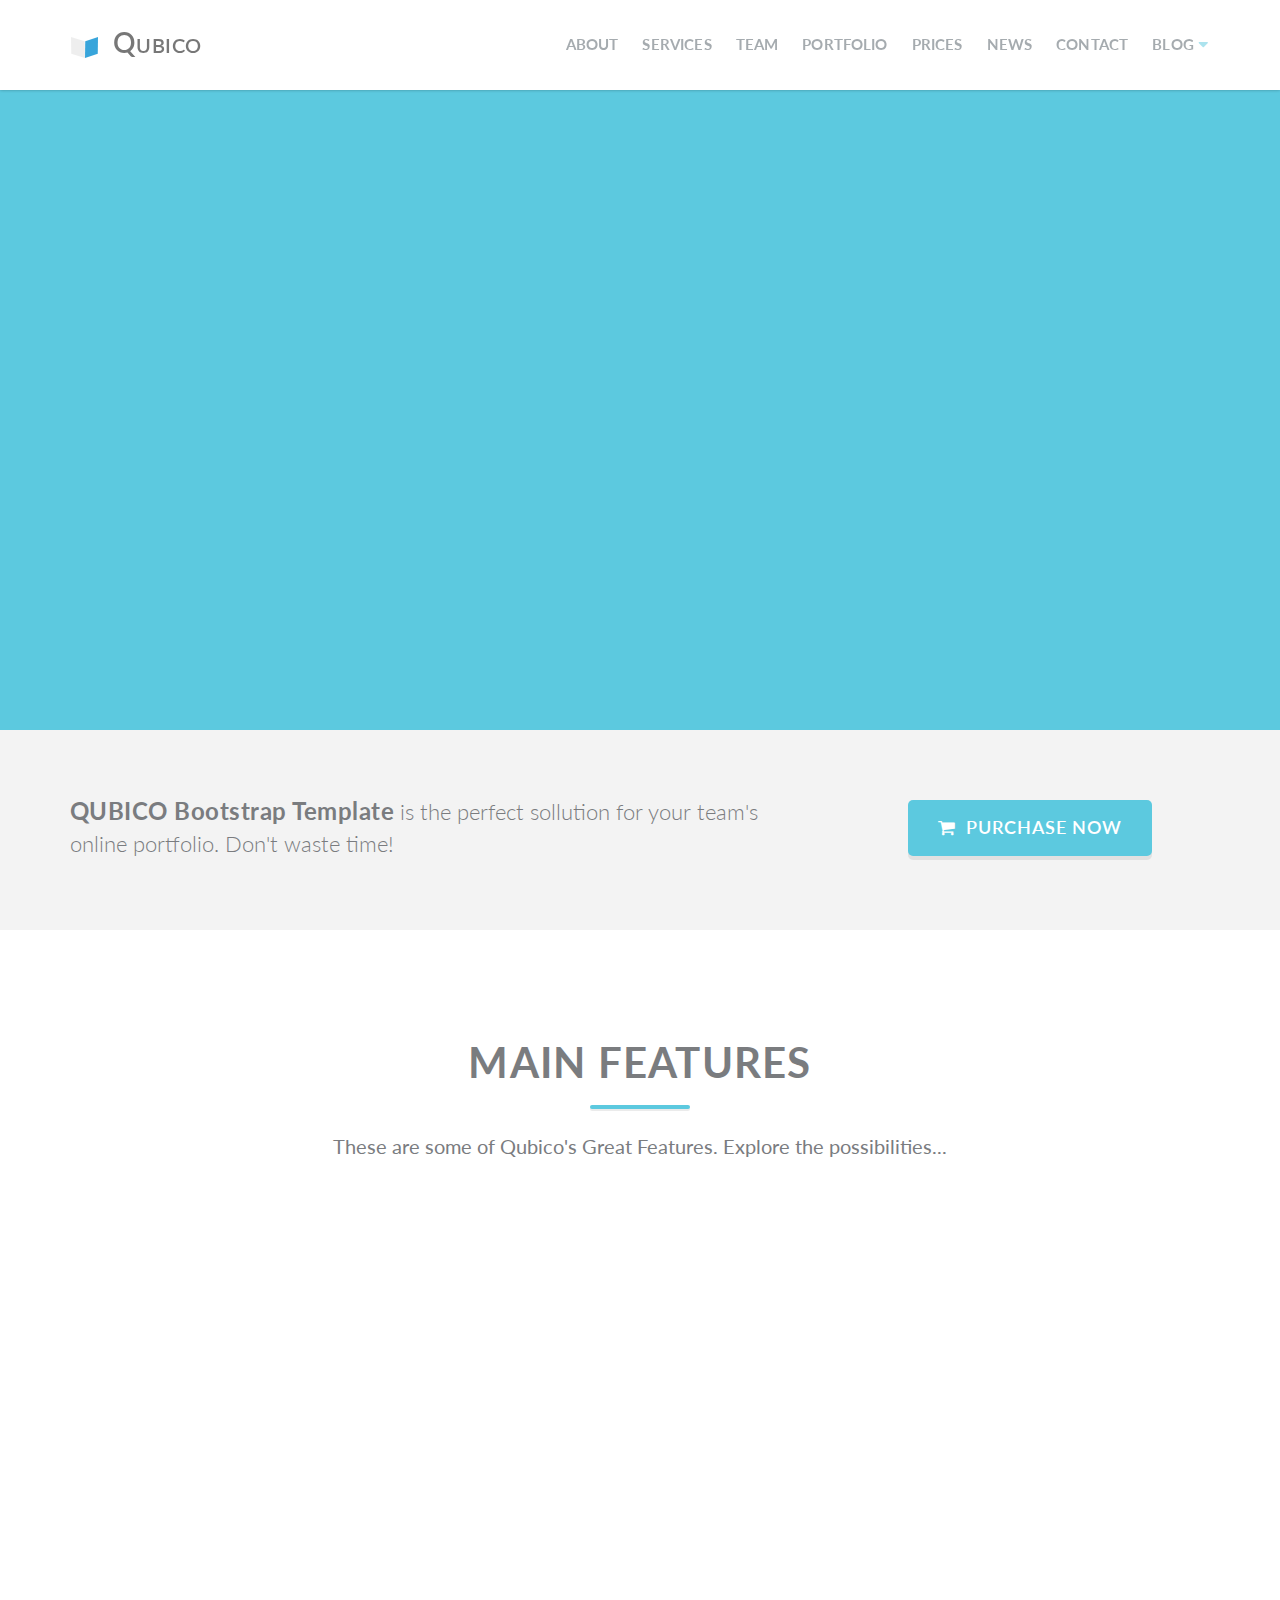
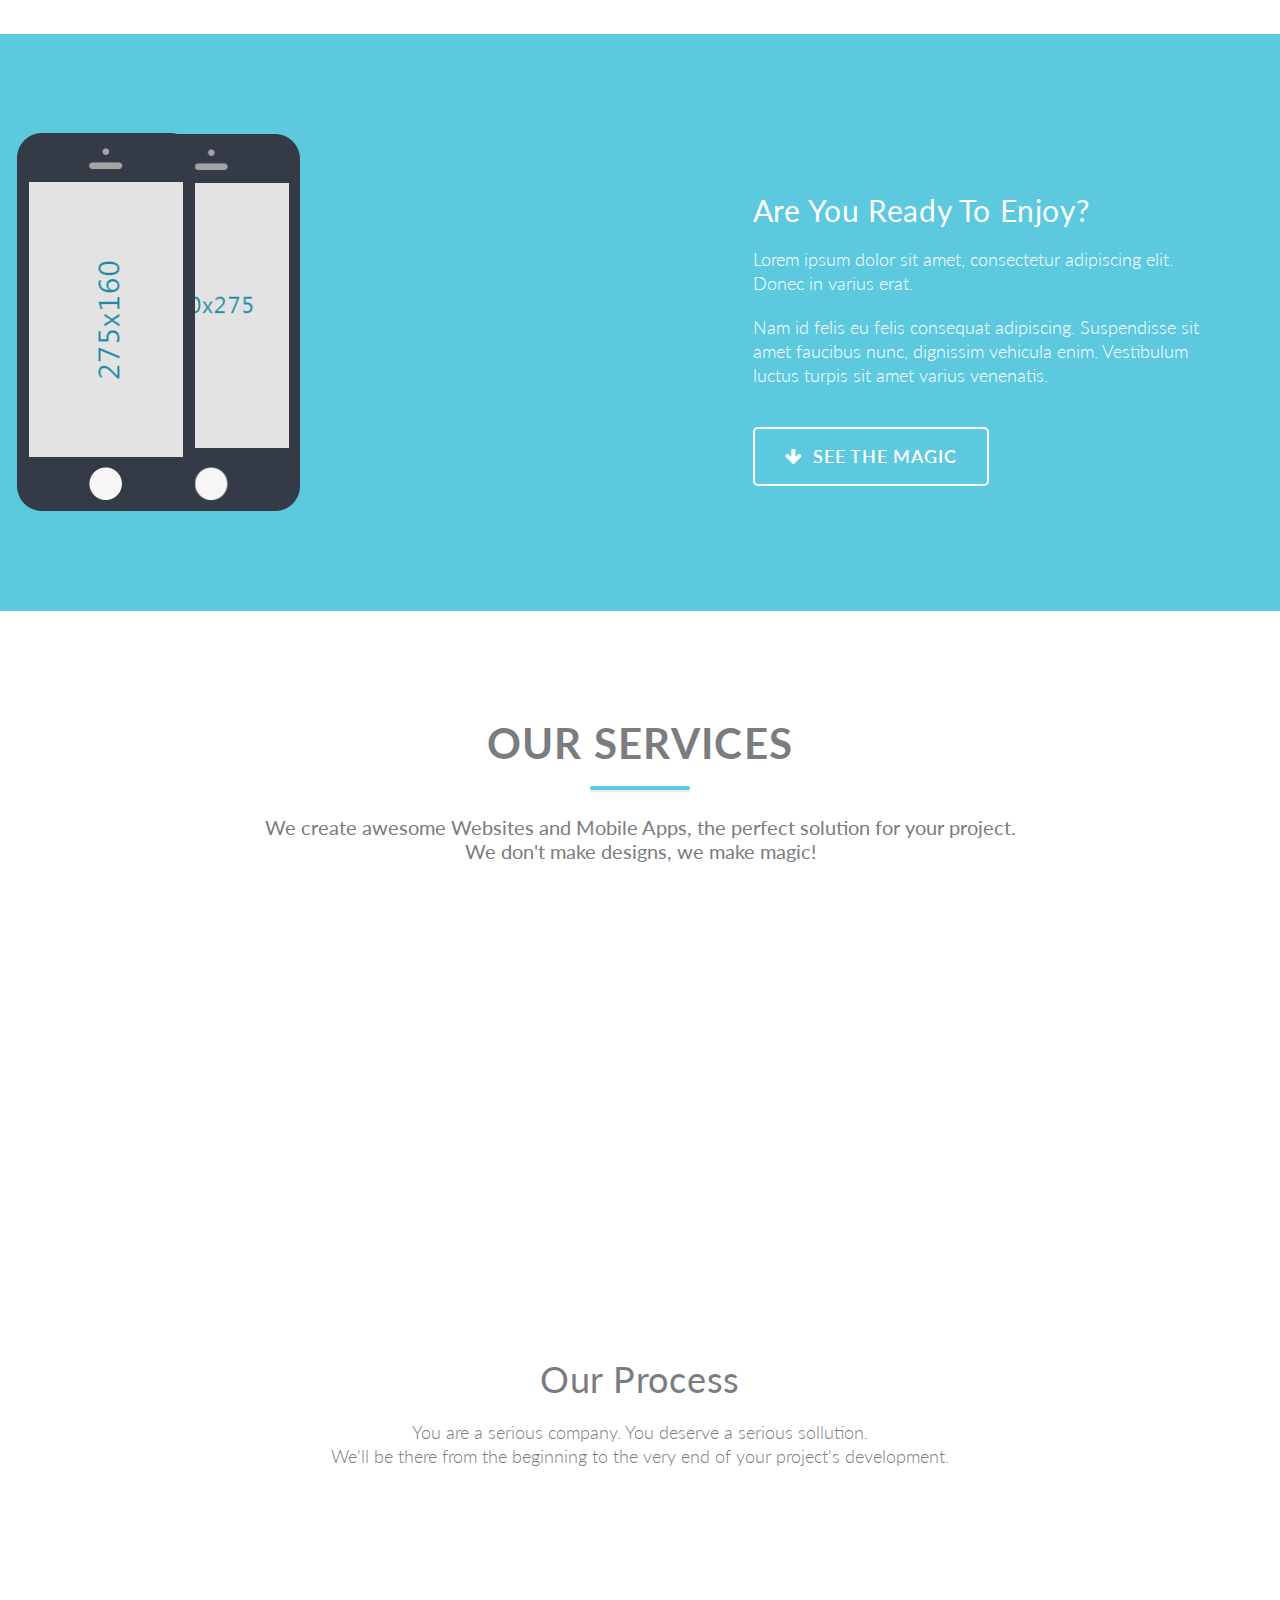
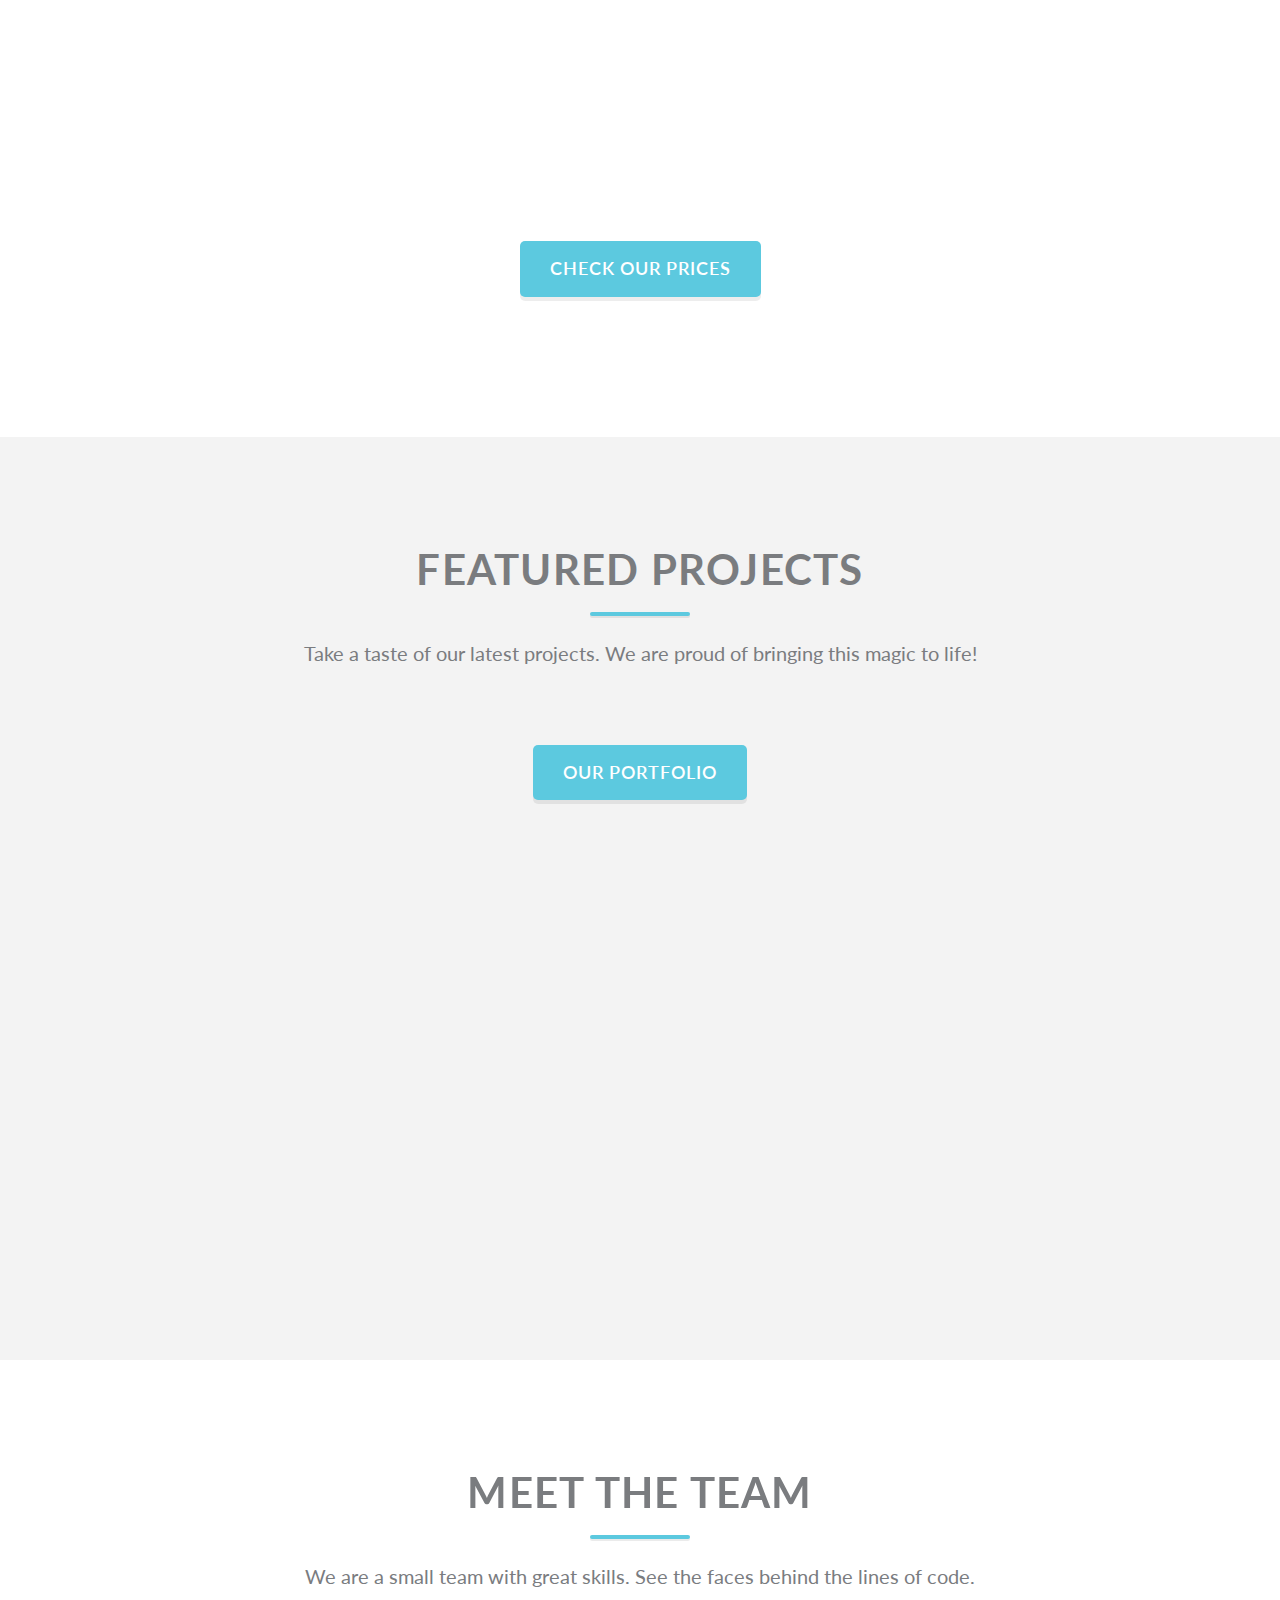
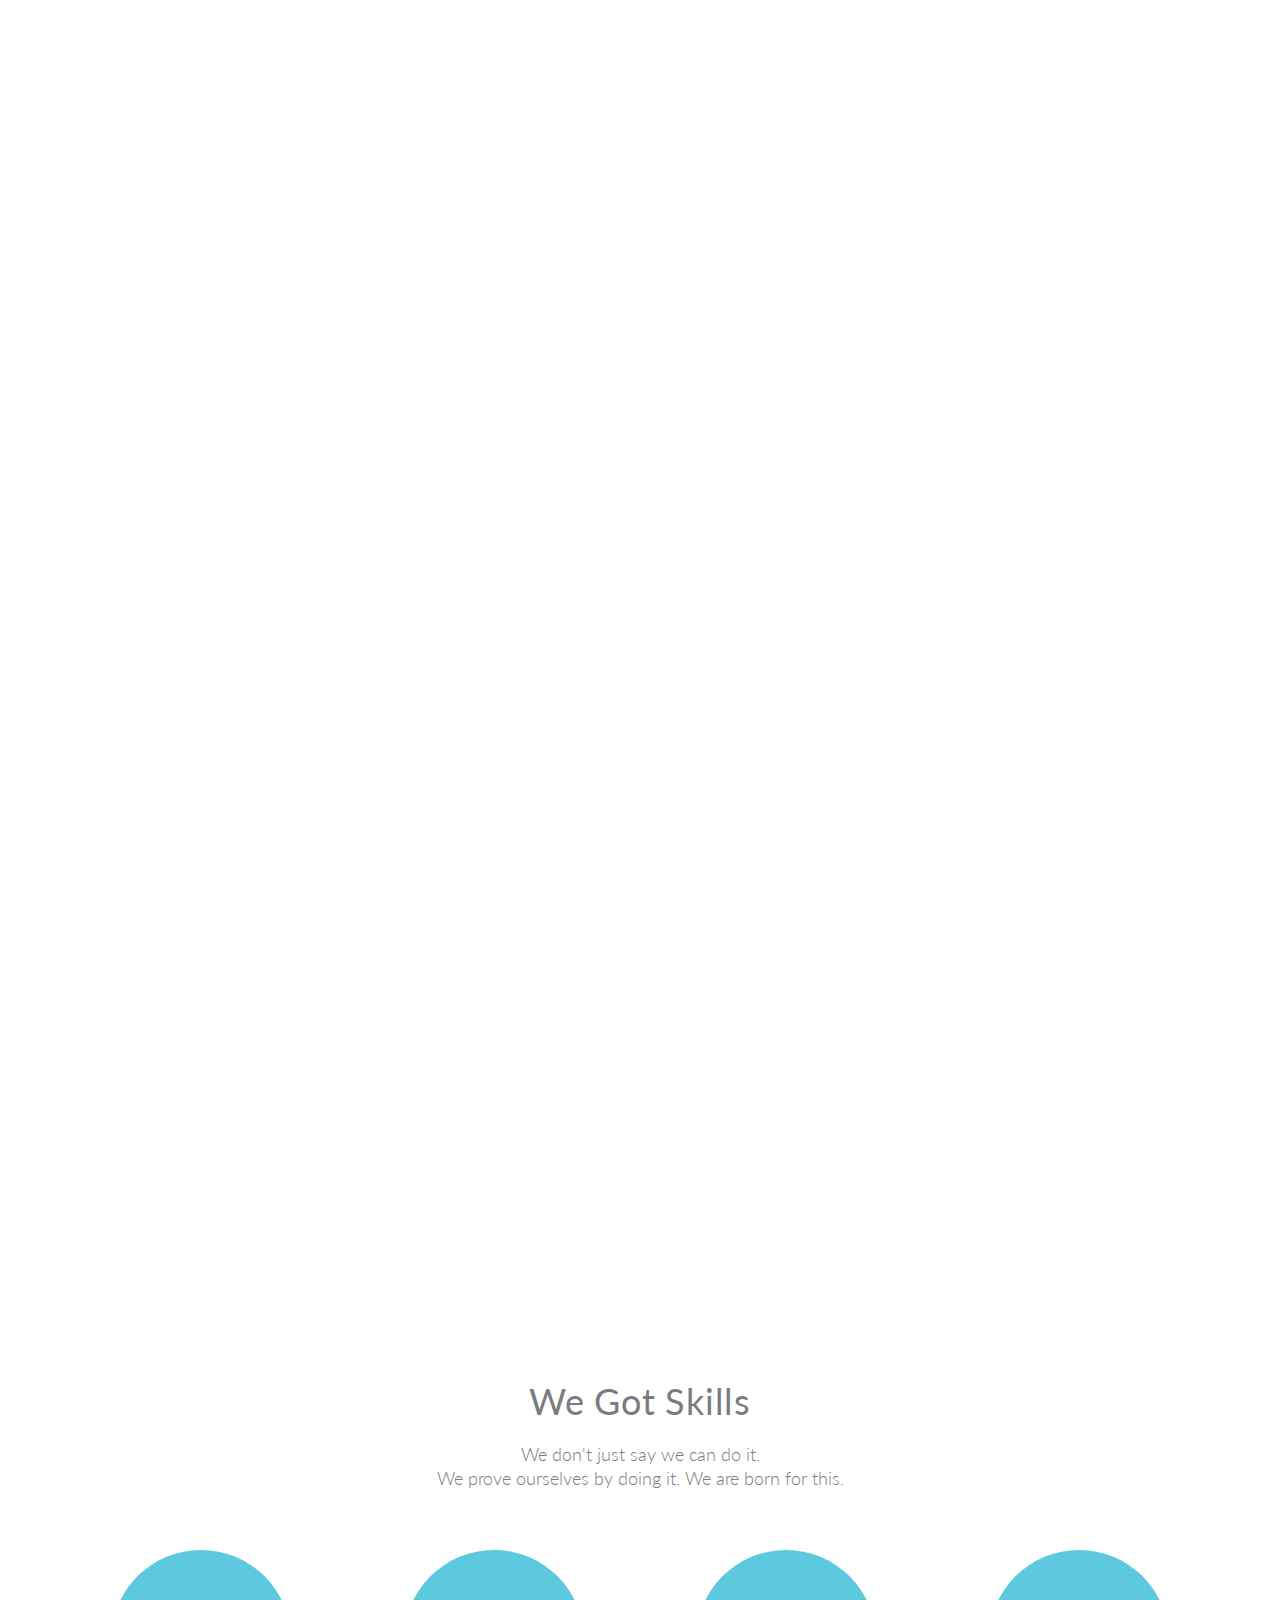
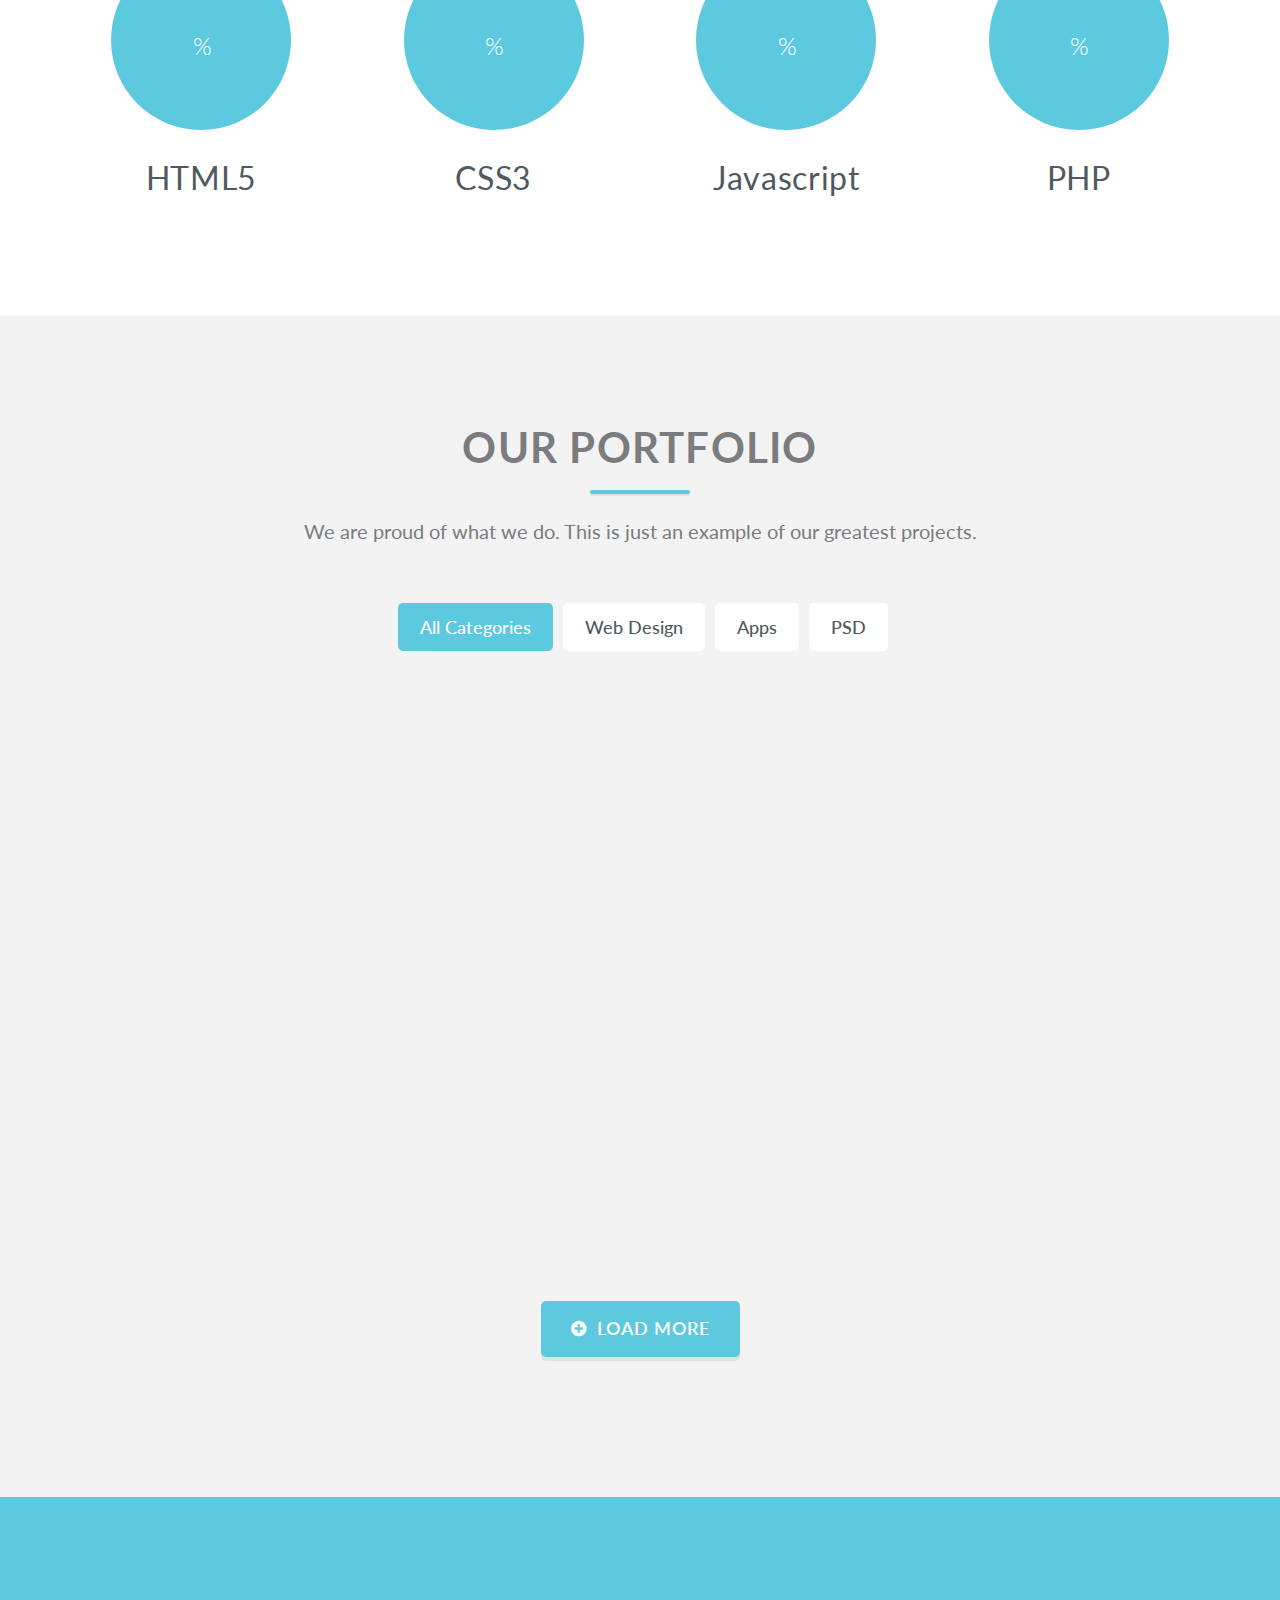
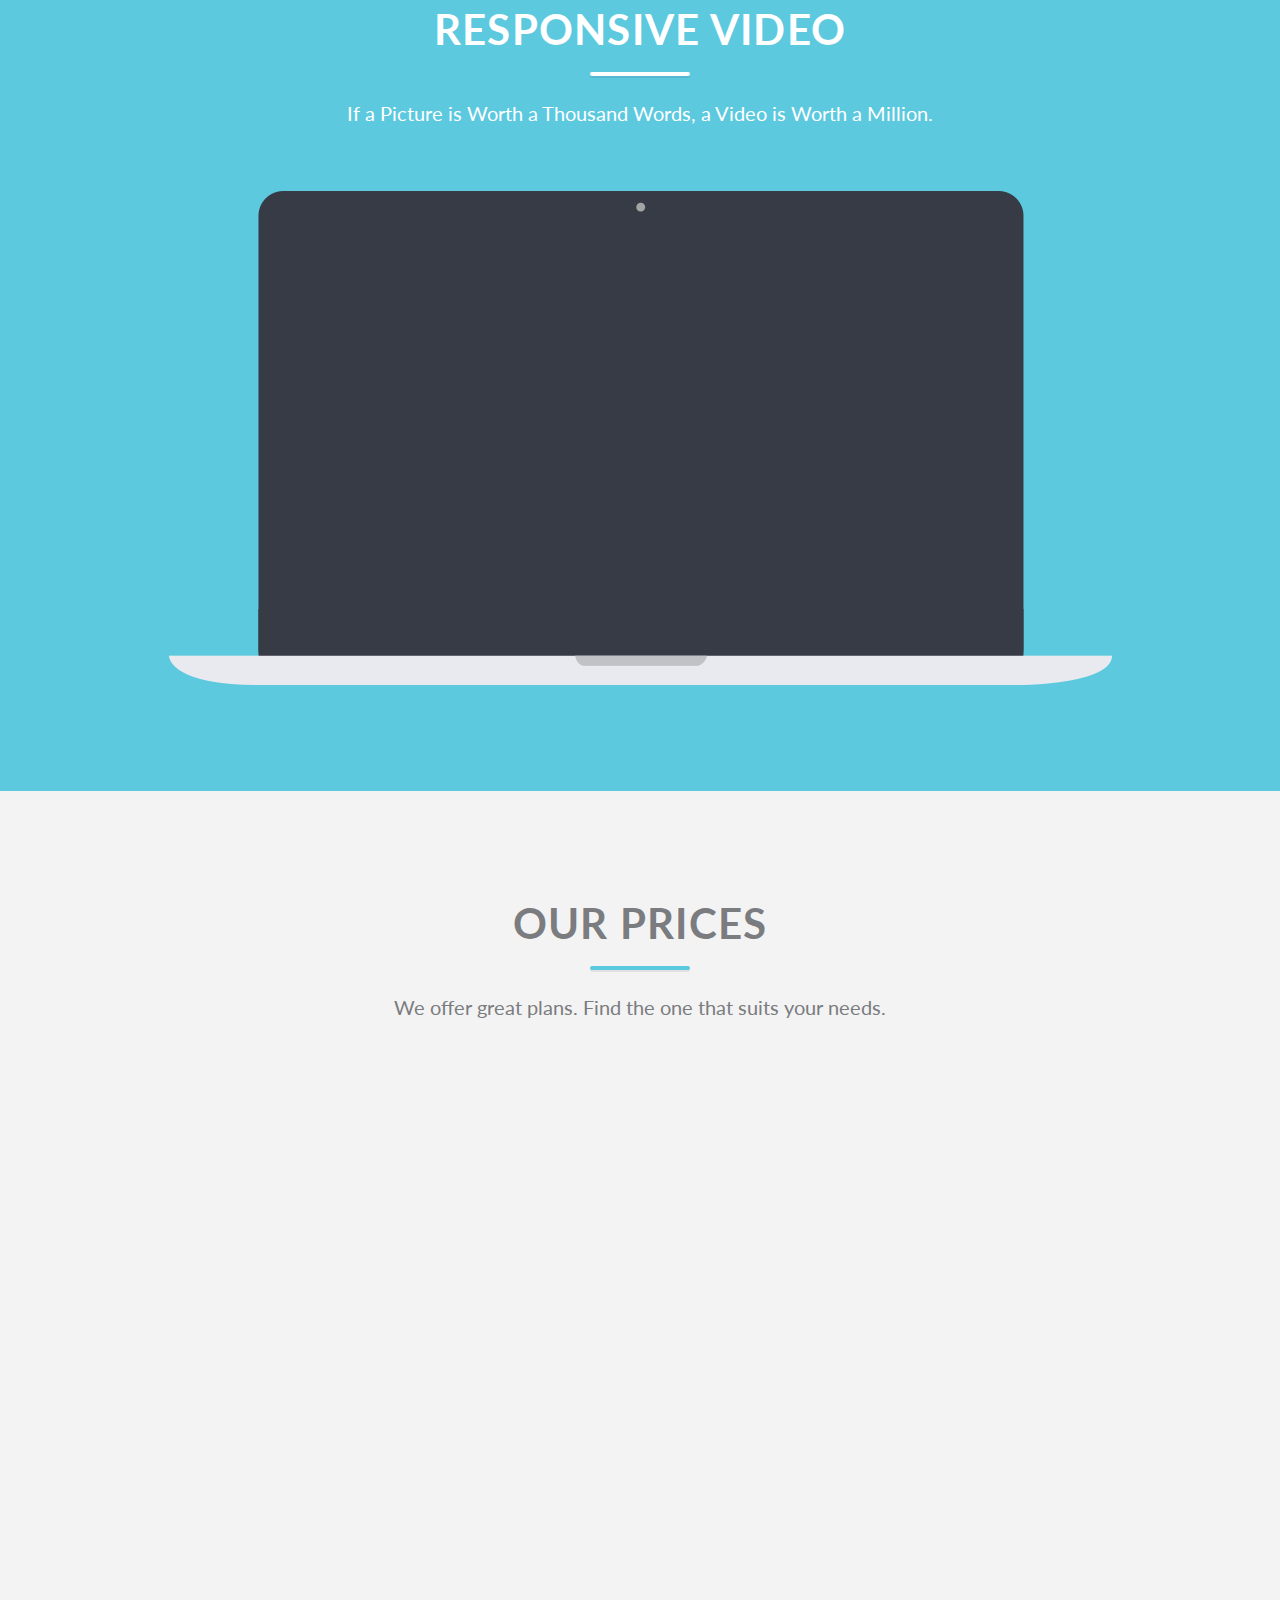
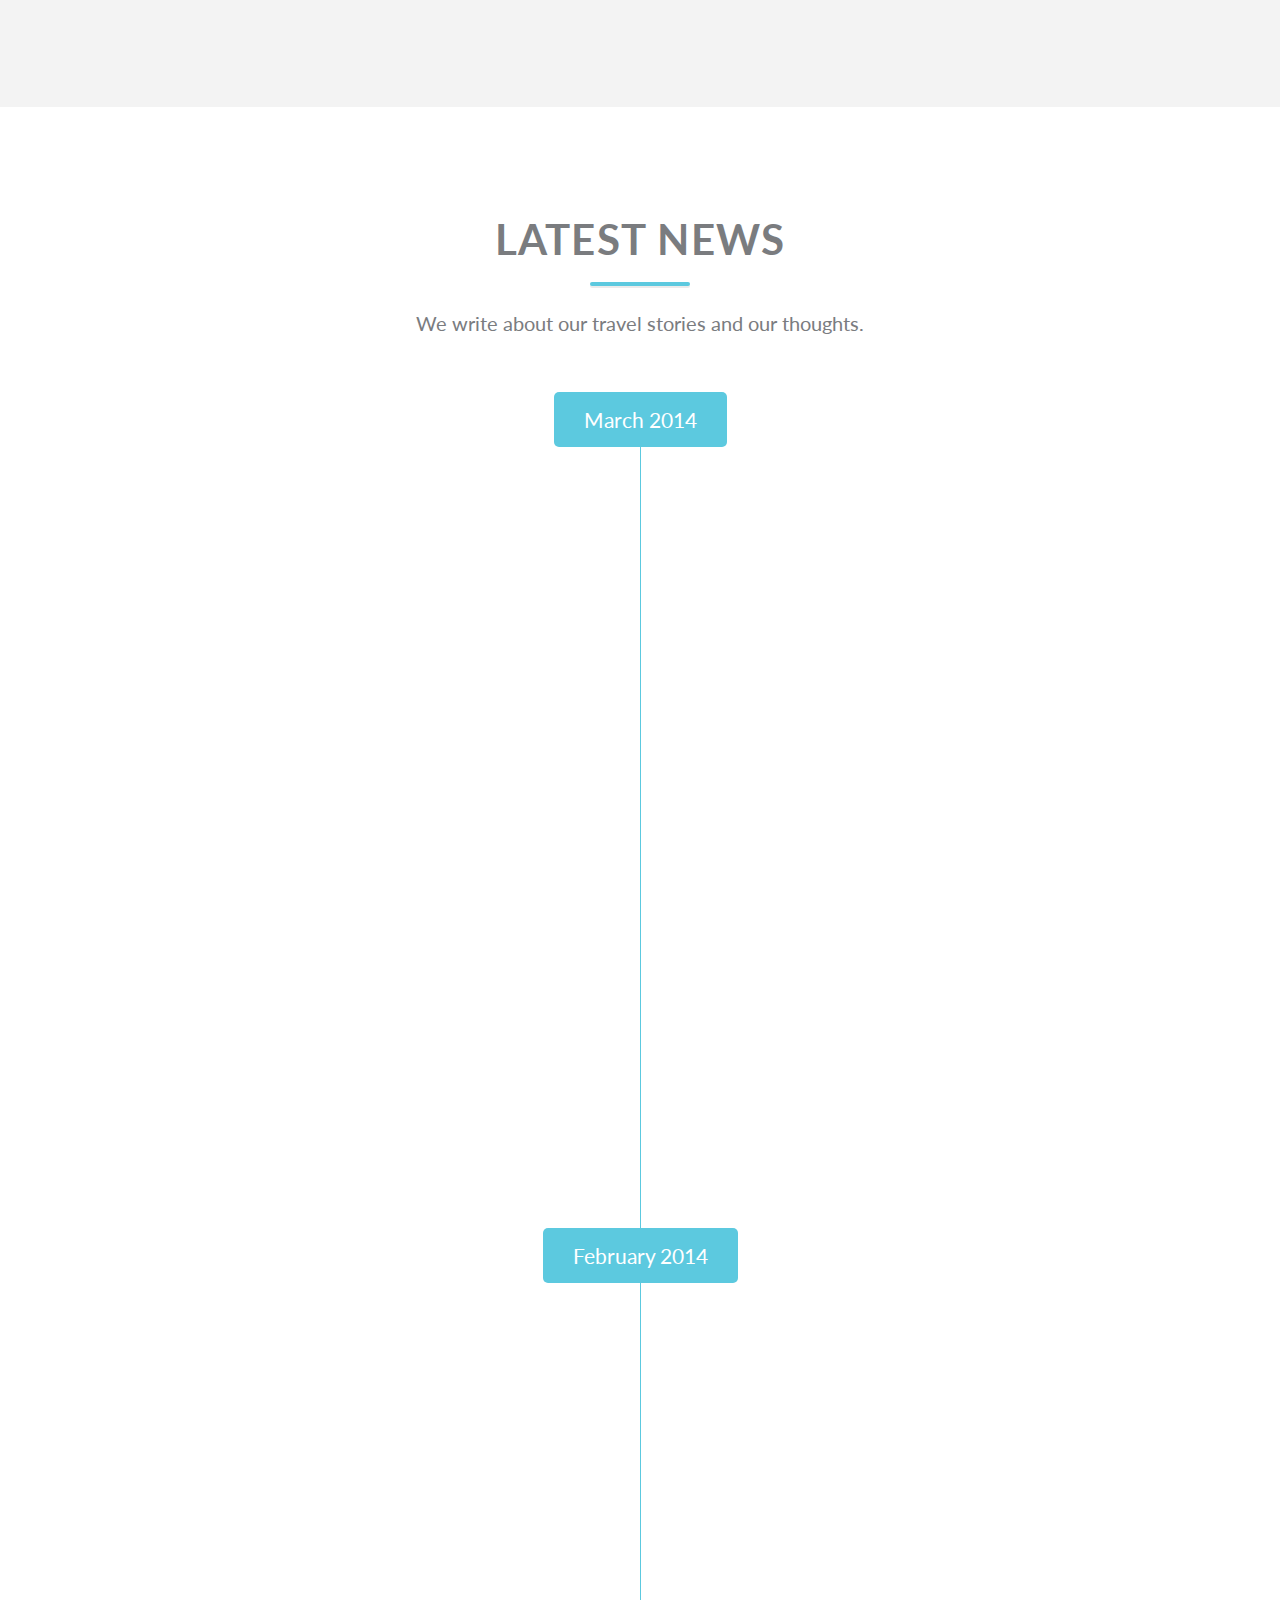
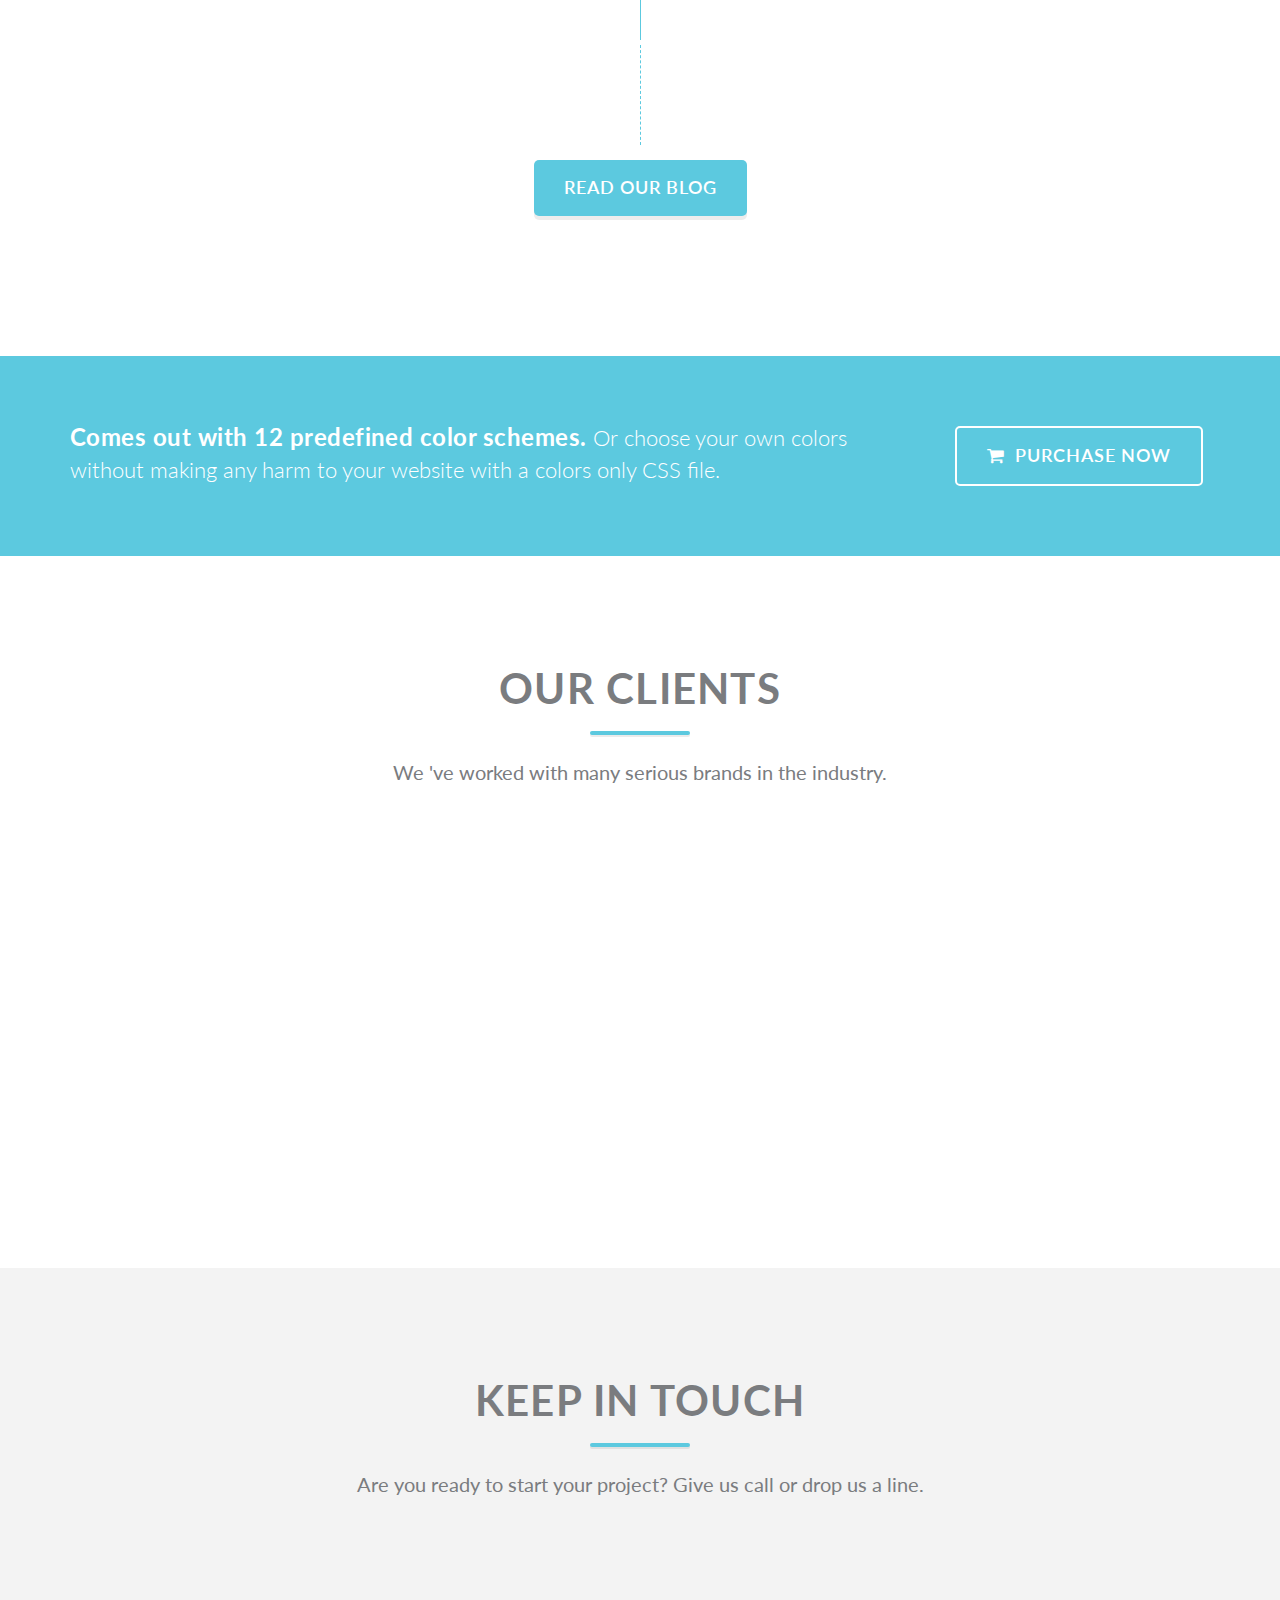
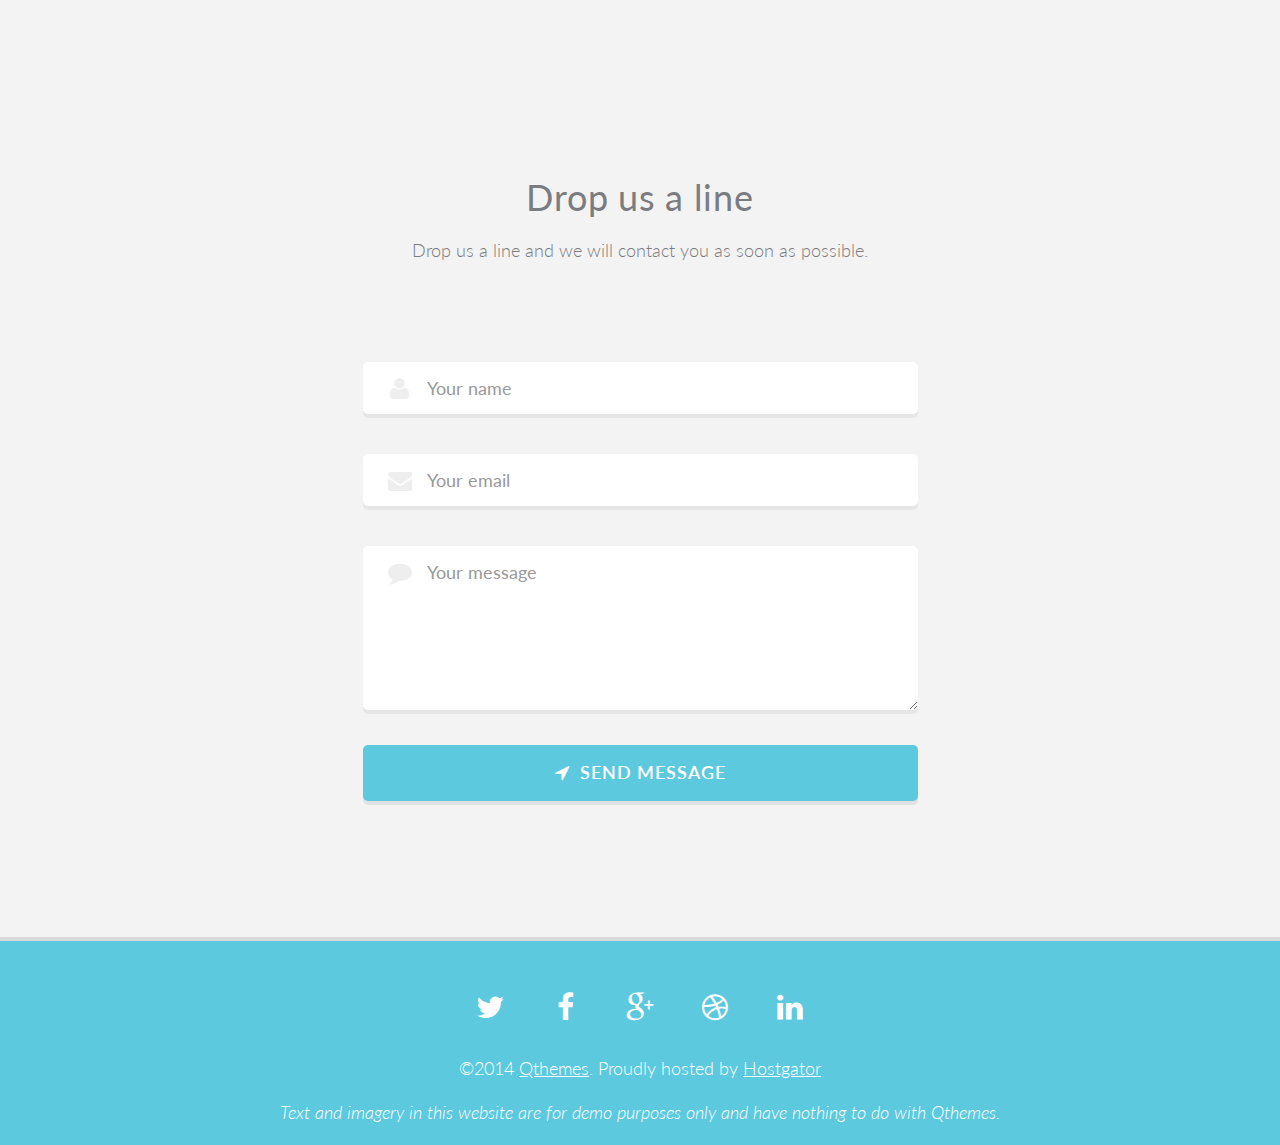
<file: qubico/HTML/index.html>
<!DOCTYPE html>
<html lang="en-US" class="no-js">
	<head>

		<!-- ==============================================
		Title and Meta Tags
		=============================================== -->
		<meta charset="utf-8">
		<title>Qubico | One-Page Creative Portfolio</title>
		<meta name="viewport" content="width=device-width, initial-scale=1, maximum-scale=1">
		<meta http-equiv="X-UA-Compatible" content="IE=edge">

		<!-- ==============================================
		Favicons
		=============================================== -->
		<link rel="shortcut icon" href="assets/favicon.ico">
		<link rel="apple-touch-icon" href="assets/apple-touch-icon.png">
		<link rel="apple-touch-icon" sizes="72x72" href="assets/apple-touch-icon-72x72.png">
		<link rel="apple-touch-icon" sizes="114x114" href="assets/apple-touch-icon-114x114.png">
		
		<!-- ==============================================
		CSS
		=============================================== -->    
		<link rel="stylesheet" href="css/bootstrap.min.css">
		<link rel="stylesheet" href="css/font-awesome.css">
		<link rel="stylesheet" href="css/flexslider.css">
		<link rel="stylesheet" href="css/sequencejs-qubico.css" />
		<link rel="stylesheet" href="css/colorbox.css" />
		<link rel="stylesheet" href="css/qubico.css">
		<link rel="stylesheet" href="css/qubico-cyan.css">
		
		
		<!-- ==============================================
		Fonts
		=============================================== -->
		<link href='http://fonts.googleapis.com/css?family=Dosis:600,700,800' rel='stylesheet' type='text/css'>
		<link href='http://fonts.googleapis.com/css?family=Lato:400,300,300italic,400italic,700,700italic,900' rel='stylesheet' type='text/css'>
		
		<!-- ==============================================
		JS
		=============================================== -->
			
		<!--[if lt IE 9]>
			<script src="js/respond.min.js"></script>
		<![endif]-->
		
		<script type="text/javascript" src="js/libs/modernizr.min.js"></script>
		
		
	</head>
  
	<body data-spy="scroll" data-target="#main-nav" data-offset="400">
		<!-- ==============================================
		MAIN NAV
		=============================================== -->
		<div id="main-nav" class="navbar navbar-fixed-top">
			<div class="container">
			
				<div class="navbar-header">
				
					<button type="button" class="navbar-toggle" data-toggle="collapse" data-target="#site-nav">
						<span class="icon-bar"></span><span class="icon-bar"></span><span class="icon-bar"></span>
					</button>
					
					<!-- ======= LOGO ========-->
					<a class="navbar-brand scrollto" href="#home">
						<span class="logo-small"><img src="assets/logo-small.png" alt=""/></span>
						<span class="to-top"><i class="fa fa-arrow-up"></i></span>
						
						Qubico
						
						<!-- ==== Image Logo ==== -->
						<!--<img class="site-logo" src="assets/logo.png" alt="logo" />-->
					</a>
					
				</div>
				
				<div id="site-nav" class="navbar-collapse collapse">
					<ul class="nav navbar-nav navbar-right">
						<li class="sr-only">
							<a href="#home" class="scrollto">Home</a>
						</li>
						<li>
							<a href="#about" class="scrollto">About</a>
						</li>
						<li>
							<a href="#services" class="scrollto">Services</a>
						</li>
						<li>
							<a href="#team" class="scrollto">Team</a>
						</li>
						<li>
							<a href="#portfolio" class="scrollto">Portfolio</a>
						</li>
						<li>
							<a href="#pricing" class="scrollto">Prices</a>
						</li>
						<li class="new-feature">
							<a href="#news" class="scrollto">News</a>
						</li>
						<li>
							<a href="#contact" class="scrollto">Contact</a>
						</li>
						<li class="submenu new-feature">
							<a href="blog/blog.html">Blog</a>
							<ul>
								<li><a href="blog/blog-ajax.html">Ajax Blog</a></li>
								<li><a href="blog/blog.html">Standard Blog</a></li>
								<li><a href="blog/following-the-train.html">Single Blog Post</a></li>
							</ul>
						</li>
					</ul>
				</div><!--End navbar-collapse -->
				
			</div><!--End container -->
			
		</div><!--End main-nav -->
		
		<!-- ==============================================
		HEADER
		=============================================== -->
		<header id="home" class="jumbotron">
			
			<div id="sequence-theme">
			
				<div id="sequence" class="perspective multilayer">

					<ul class="controls">
						<li class="sequence-prev"><i class="fa fa-angle-left fa-fw"></i></li>
						<li class="sequence-next"><i class="fa fa-angle-right fa-fw"></i></li>
					</ul>

					<ul class="sequence-canvas container">
						<li>
							<div class="message slow">
								<h2 class="title">Welcome to Qubico</h2>
								<p>The New Bootstrap template from Qthemes</p>
							</div>
							<div class="perspective-view">
								<div class="single-image in-from-top-z fast">
									<img class="img-responsive" src="assets/slider/perspective/slide1-layer1.png" alt="" />
								</div>
								<div class="single-image in-from-top-z fast delay1">
									<img class="img-responsive" src="assets/slider/perspective/slide1-layer2.png" alt="" />
								</div>
								<div class="single-image in-from-top-z fast delay2">
									<img class="img-responsive" src="assets/slider/perspective/slide1-layer3.png" alt="" />
								</div>
								<div class="single-image in-from-top-z fast delay3">
									<img class="img-responsive" src="assets/slider/perspective/slide1-layer4.png" alt="" />
								</div>
								<div class="single-image in-from-top-z fast delay4">
									<img class="img-responsive" src="assets/slider/perspective/slide1-layer5.png" alt="" />
								</div>
							</div>
						</li>
						<li>
							<div class="message slow">
								<h2 class="title in-from-top slow">Modern &amp; Powerfull</h2>
								<p class="in-from-bottom slow delay1">Showcase your Portfolio with Style with Qubico's Great Features</p>
							</div>
							<div class="perspective-view">
								<div class="image-top in-from-top-z fast">
									<img class="img-responsive" src="assets/slider/perspective/slide2-layer1.png" alt="" />
								</div>
								<div class="image-top in-from-top-z fast delay1">
									<img class="img-responsive" src="assets/slider/perspective/slide2-layer2.png" alt="" />
								</div>
								<div class="image-top in-from-top-z fast delay2">
									<img class="img-responsive" src="assets/slider/perspective/slide2-layer3.png" alt="" />
								</div>
								<div class="image-bottom in-from-top-z fast delay3">
									<img class="img-responsive" src="assets/slider/perspective/slide2-layer4.png" alt="" />
								</div>
								<div class="image-bottom in-from-top-z slow delay4">
									<img class="img-responsive" src="assets/slider/perspective/slide2-layer5.png" alt="" />
								</div>
								<div class="image-bottom in-from-top-z fast delay4">
									<img class="img-responsive" src="assets/slider/perspective/slide2-layer6.png" alt="" />
								</div>
								<div class="image-bottom in-from-top-z fast delay5">
									<img class="img-responsive" src="assets/slider/perspective/slide2-layer7.png" alt="" />
								</div>
							</div>
						</li>
						<li>
							<div class="message slow">
								<h2 class="title in-from-left slow">100% Responsive Design</h2>
								<p class="in-from-left slow delay1">On modern browsers, old browsers (IE8+) and touch devices</p>
							</div>
							<div class="perspective-view">
								<div class="image-right in-from-top-z fast delay1">
									<img class="img-responsive" src="assets/slider/perspective/slide3-layer1.png" alt="" />
								</div>
								<div class="image-right in-from-top-z fast delay3">
									<img class="img-responsive" src="assets/slider/perspective/slide3-layer2.png" alt="" />
								</div>
								<div class="image-right in-from-top-z fast delay4">
									<img class="img-responsive" src="assets/slider/perspective/slide3-layer3.png" alt="" />
								</div>
								<div class="image-right in-from-top-z fast delay5">
									<img class="img-responsive" src="assets/slider/perspective/slide3-layer4.png" alt="" />
								</div>
								<div class="image-left in-from-top-z fast">
									<img class="img-responsive" src="assets/slider/perspective/slide3-layer5.png" alt="" />
								</div>
								<div class="image-left in-from-top-z fast delay2">
									<img class="img-responsive" src="assets/slider/perspective/slide3-layer6.png" alt="" />
								</div>
								<div class="image-left in-from-top-z fast delay4">
									<img class="img-responsive" src="assets/slider/perspective/slide3-layer7.png" alt="" />
								</div>
							</div>
						</li>
					</ul>

				</div>
				
			</div>
			
		</header><!--End header -->
		
		<!-- ==============================================
		CALL TO ACTION
		=============================================== -->			
		<section class="gray-bg cta">
		
			<div class="container">
			
				<div class="row">
					<div class="col-md-8 cta-message">
						<p><strong>QUBICO Bootstrap Template</strong> is the perfect sollution for your team's online portfolio. Don't waste time!</p>
					</div>
					<div class="col-md-4 cta-button">
						<p class="text-center"><a class="btn btn-qubico" href="#link"><i class="fa fa-shopping-cart"></i>Purchase Now</a></p>
					</div>
				</div><!--End row-->
				
			</div><!--End container -->
			
		</section><!--End Call to Action -->
		
		<!-- ==============================================
		FEATURES
		=============================================== -->
		<section id="about" class="white-bg padding-top-bottom">
		
			<div class="container features">
				
				<h1 class="section-title">Main Features</h1>
				<p class="section-description">These are some of Qubico's Great Features. Explore the possibilities...</p>
				
				<div class="row">
				
					<div class="col-sm-4 scrollimation fade-up">
						
						<div class="media">
							<div class="icon pull-left">
								<i class="media-object icon-1 fa fa-html5"></i>
								<i class="media-object icon-2 fa fa-css3"></i>
							</div>
							
							<div class="media-body">
								<h4>HTML5 &amp; CSS3</h4>
								<p>Lorem Ipsum is simply dummy text of the printing and typesetting industry.</p>
							</div>
						</div>
						
					</div>
					
					<div class="col-sm-4 scrollimation fade-up d1">
						
						<div class="media">
							<div class="icon pull-left">
								<i class="media-object icon-1 fa fa-mobile"></i>
								<i class="media-object icon-2 fa fa-desktop"></i>
							</div>
							
							<div class="media-body">
								<h4>Responsive Design</h4>
								<p>Lorem Ipsum is simply dummy text of the printing and typesetting industry.</p>
							</div>
						</div>
						
					</div>
					
					<div class="col-sm-4 scrollimation fade-up d2">
						
						<div class="media">
							<div class="icon pull-left">
								<i class="media-object icon-1 fa fa-leaf"></i>
								<i class="media-object icon-2 fa fa-pencil"></i>
							</div>
							
							<div class="media-body">
								<h4>Unique &amp; Modern</h4>
								<p>Lorem Ipsum is simply dummy text of the printing and typesetting industry.</p>
							</div>
						</div>
						
					</div>
					
				</div>
				
				<div class="row">
					
					<div class="col-sm-4 scrollimation fade-up">
						
						<div class="media">
							<div class="icon pull-left">
								<i class="media-object icon-1 fa fa-heart-o"></i>
								<i class="media-object icon-2 fa fa-heart"></i>
							</div>
							
							<div class="media-body">
								<h4>Lovely Colors</h4>
								<p>Lorem Ipsum is simply dummy text of the printing and typesetting industry.</p>
							</div>
						</div>
						
					</div>
					
					<div class="col-sm-4 scrollimation fade-up d1">
						
						<div class="media">
							<div class="icon pull-left">
								<i class="media-object icon-1 fa fa-cog"></i>
								<i class="media-object icon-2 fa fa-cogs"></i>
							</div>
							
							<div class="media-body">
								<h4>Great Options</h4>
								<p>Lorem Ipsum is simply dummy text of the printing and typesetting industry.</p>
							</div>
						</div>
						
					</div>
					
					<div class="col-sm-4 scrollimation fade-up d2">
						
						<div class="media">
							<div class="icon pull-left">
								<i class="media-object icon-1 fa fa-star-o"></i>
								<i class="media-object icon-2 fa fa-star"></i>
							</div>
							
							<div class="media-body">
								<h4>5-star Support</h4>
								<p>Lorem Ipsum is simply dummy text of the printing and typesetting industry.</p>
							</div>
						</div>
						
					</div>
					
				</div>
			
			</div>
			
		</section>
		
		<!-- ==============================================
		CALL TO ACTION (IPHONES)
		=============================================== -->
		<section class="color-bg light-typo padding-top-bottom cta-iphones">
		
			<div class="container">
				
				<div class="row">
				
					<div class="col-sm-6">
					
						<div class="iphones-wrapper scrollimation">
						
							<div class="iphone-portrait-frame">
								<img class="img-responsive" src="assets/iphone-portrait.png" alt=""/>
								<div class="iphone-portrait-screen">
									<img class="img-responsive" src="assets/placeholder-160x275.jpg" alt=""/>
								</div>
							</div>
							
							<div class="iphone-landscape-frame">
								<img class="img-responsive" src="assets/iphone-landscape.png" alt=""/>
								<div class="iphone-landscape-screen">
									<img class="img-responsive" src="assets/placeholder-275x160.jpg" alt=""/>
								</div>
							</div>
						</div>
						
					</div>
					
					<div class="col-sm-5 col-sm-offset-1">
					
						<h2>Are You Ready To Enjoy?</h2>
						<p>Lorem ipsum dolor sit amet, consectetur adipiscing elit. Donec in varius erat.</p>
						<p>Nam id felis eu felis consequat adipiscing. Suspendisse sit amet faucibus nunc, dignissim vehicula enim. Vestibulum luctus turpis sit amet varius venenatis.</p>
						
						<a class="btn btn-qubico white scrollto" href="#services"><i class="fa fa-arrow-down"></i>See the magic</a>
						
					</div>
				
				</div>
			
			</div>
			
		</section>
		
		<!-- ==============================================
		SERVICES
		=============================================== -->
		<section id="services" class="white-bg padding-top-bottom">
		
			<div class="container">
				
				<h1 class="section-title">Our Services</h1>
				<p class="section-description">We create awesome Websites and Mobile Apps, the perfect solution for your project.<br/> We don't make designs, we make magic!</p>
				
				<div class="row services">
				
					<div class="col-sm-3 item text-center scrollimation fade-right d2">
				
						<div class="icon"><i class="fa fa-flag"></i></div>
						<h3>Branding</h3>
						<p>Phasellus ac mi quam. Suspendisse eu erat venenatis, euismod tellus sollicitudin, egestas lacus.</p>
						
					</div>
					
					<div class="col-sm-3 item text-center scrollimation fade-right">
				
						<div class="icon"><i class="fa fa-pencil"></i></div>
						<h3>Design</h3>
						<p>Phasellus ac mi quam. Suspendisse eu erat venenatis, euismod tellus sollicitudin, egestas lacus.</p>
						
					</div>
					
					<div class="col-sm-3 item text-center scrollimation fade-left">
				
						<div class="icon"><i class="fa fa-code"></i></div>
						<h3>Development</h3>
						<p>Phasellus ac mi quam. Suspendisse eu erat venenatis, euismod tellus sollicitudin, egestas lacus.</p>
						
					</div>
					
					<div class="col-sm-3 item text-center scrollimation fade-left d2">
				
						<div class="icon"><i class="fa fa-rocket"></i></div>
						<h3>Rocket Science</h3>
						<p>Phasellus ac mi quam. Suspendisse eu erat venenatis, euismod tellus sollicitudin, egestas lacus.</p>
						
					</div>
					
				</div>
				
				
				<h1 class="subsection-title">Our Process</h1>
				<p class="subsection-description">You are a serious company. You deserve a serious sollution.<br/>We'll be there from the beginning to the very end of your project's development.</p>
				
				<div class="process-box scrollimation">
				
					<ul class="process-list">
						<li>
							<p class="icon"><i class="fa fa-search fa-fw"></i></p>
							<h4>Research &amp; Analysis</h4>
						</li>
						<li>
							<p class="icon"><i class="fa fa-pencil fa-fw"></i></p>
							<h4>Design</h4>
						</li>
						<li>
							<p class="icon"><i class="fa fa-code fa-fw"></i></p>
							<h4>Development</h4>
						</li>
						<li>
							<p class="icon"><i class="fa fa-cogs fa-fw"></i></p>
							<h4>Testing</h4>
						</li>
						<li class="colored">
							<p class="icon"><i class="fa fa-globe fa-fw"></i></p>
							<h4>Publish</h4>
						</li>
					</ul>
				
					<div class="process-line"></div>
					
				</div>
				
				<p class="text-center"><a class="btn btn-qubico scrollto" href="#pricing">Check Our Prices</a></p>
				
			</div>
			
		</section>
		
		<!-- ==============================================
		FEATURED PROJECTS
		=============================================== -->
		<section class="gray-bg padding-top">
		
			<div class="container">
				
				<h1 class="section-title">Featured Projects</h1>
				<p class="section-description">Take a taste of our latest projects. We are proud of bringing this magic to life!</p>
				
				<p class="text-center"><a class="btn btn-qubico scrollto" href="#portfolio">Our Portfolio</a></p>
				
				<div class="ipad-frame scrollimation fade-up">
					
					<img class="img-responsive img-center" src="assets/ipad-landscape.png" alt=""/>
					
					<div class="ipad-screen ipad-slider flexslider">
						
						<ul class="slides">
							<li>
								<img class="img-responsive" src="assets/placeholder-650x480.jpg" alt=""/>
							</li>
							<li>
								<img class="img-responsive" src="assets/placeholder-650x480.jpg" alt=""/>
							</li>
							<li>
								<img class="img-responsive" src="assets/placeholder-650x480.jpg" alt=""/>
							</li>
						</ul>
						
					</div>
					
				</div>
			
			</div>
			
		</section>
		
		<!-- ==============================================
		TEAM
		=============================================== -->
		<section id="team" class="white-bg padding-top-bottom">
		
			<div class="container">
				
				<h1 class="section-title">Meet the Team</h1>
				<p class="section-description">We are a small team with great skills. See the faces behind the lines of code. </p>
						
				<div class="row team-member">
				
					<div class="col-sm-3 col-sm-offset-1 member-thumb scrollimation fade-right">
					
						<img class="img-responsive img-center" src="assets/placeholder-360x440.jpg" alt="" />
						<h4>John Doe</h4>
						<p class="title">Lead Designer &amp; Founder</p>
						
					</div>
					
					<div class="col-sm-7 scrollimation fade-left">
					
						<div class="member-details">
							<p>Lorem Ipsum is simply dummy text of the printing and typesetting industry.Lorem Ipsum is simply dummy text of the printing and typesetting industry.</p>
							
							<ul class="member-socials">
								<li><a href="mailto:mail@example.com"><i class="fa fa-envelope fa-fw"></i></a></li>
								<li><a href="#link"><i class="fa fa-twitter fa-fw"></i></a></li>
								<li><a href="#link"><i class="fa fa-facebook fa-fw"></i></a></li>
								<li><a href="#link"><i class="fa fa-linkedin fa-fw"></i></a></li>
							</ul>
						</div>
					</div>
				</div>
				
				<div class="row team-member right">
				
					<div class="col-sm-3 col-sm-push-8 member-thumb scrollimation fade-left">
					
						<img class="img-responsive img-center" src="assets/placeholder-360x440.jpg" alt=""/>
						<h4>Jane Doe</h4>
						<p class="title">Designer</p>
						
					</div>
					
					<div class="col-sm-7 col-sm-pull-2 scrollimation fade-right">
					
						<div class="member-details">
							<p>Lorem Ipsum is simply dummy text of the printing and typesetting industry.Lorem Ipsum is simply dummy text of the printing and typesetting industry.</p>
							
							<ul class="member-socials">
								<li><a href="mailto:mail@example.com"><i class="fa fa-envelope fa-fw"></i></a></li>
								<li><a href="#link"><i class="fa fa-twitter fa-fw"></i></a></li>
								<li><a href="#link"><i class="fa fa-facebook fa-fw"></i></a></li>
								<li><a href="#link"><i class="fa fa-linkedin fa-fw"></i></a></li>
							</ul>
						</div>
					</div>
				</div>
				
				<div class="row team-member">
				
					<div class="col-sm-3 col-sm-offset-1 member-thumb scrollimation fade-right">
					
						<img class="img-responsive img-center" src="assets/placeholder-360x440.jpg" alt=""/>
						<h4>Richard Roe</h4>
						<p class="title">Lead Developer</p>		
						
					</div>
					
					<div class="col-sm-7 scrollimation fade-left">
					
						<div class="member-details">
							<p>Lorem Ipsum is simply dummy text of the printing and typesetting industry.Lorem Ipsum is simply dummy text of the printing and typesetting industry.</p>
							
							<ul class="member-socials">
								<li><a href="mailto:mail@example.com"><i class="fa fa-envelope fa-fw"></i></a></li>
								<li><a href="#link"><i class="fa fa-twitter fa-fw"></i></a></li>
								<li><a href="#link"><i class="fa fa-facebook fa-fw"></i></a></li>
								<li><a href="#link"><i class="fa fa-linkedin fa-fw"></i></a></li>
							</ul>
						</div>
					</div>
				</div>
				
				<h1 class="subsection-title">We Got Skills</h1>
				<p class="subsection-description">We don't just say we can do it.<br/>We prove ourselves by doing it. We are born for this.</p>
				
				<div class="row skills">

					<div class="col-sm-6 col-md-3 text-center">
						<div class="chart-wrapper">
						<span class="chart" data-percent="95"><span class="percent countTo" data-to="95" data-speed="2000"></span></span>
						</div>
						<h2 class="text-center">HTML5</h2>
					</div>
					<div class="col-sm-6 col-md-3 text-center">
						<div class="chart-wrapper">
						<span class="chart" data-percent="90"><span class="percent countTo" data-to="90" data-speed="2000"></span></span>
						</div>
						<h2 class="text-center">CSS3</h2>
					</div>
					<div class="col-sm-6 col-md-3 text-center">
						<div class="chart-wrapper">
						<span class="chart" data-percent="85"><span class="percent countTo" data-to="85" data-speed="2000"></span></span>
						</div>
						<h2 class="text-center">Javascript</h2>
					</div>
					<div class="col-sm-6 col-md-3 text-center">
						<div class="chart-wrapper">
						<span class="chart" data-percent="90"><span class="percent countTo" data-to="90" data-speed="2000"></span></span>
						</div>
						<h2 class="text-center">PHP</h2>
					</div>
					
				</div><!--End row -->
				
			</div>
			
		</section>
		
		<!-- ==============================================
		PORTFOLIO
		=============================================== -->
		<section id="portfolio" class="gray-bg padding-top-bottom">
		
			<div class="container">
				
				<h1 class="section-title">Our Portfolio</h1>
				<p class="section-description">We are proud of what we do. This is just an example of our greatest projects.</p>
				
				<!--==== Portfolio Filters ====-->
					
				<div id="filter-works">
				
					<ul>
						<li class="active">
							<a href="#" data-filter="*">All Categories</a>
						</li>
						<li>
							<a href="#" data-filter=".web-design">Web Design</a>
						</li>
						<li>
							<a href="#" data-filter=".apps">Apps</a>
						</li>
						<li>
							<a href="#" data-filter=".psd">PSD</a>
						</li>
					</ul>
					
				</div><!--End portfolio filters -->	
				
				<div class="projects-container scrollimation">
				
					<div class="row">
						
						<!-- ==============================================
						SINGLE PROJECT ITEM
						=============================================== -->
						
						<article class="col-md-4 col-sm-6 project-item web-design apps psd">
						
							<!--==== Project Thumbnail & Title ====-->
							
							<div class="project-thumb">
								<a href="#" class="main-link">
									<img class="img-responsive img-center" src="assets/projects/placeholder-400x300.jpg" alt=""/>
									<h2 class="project-title">Project Title</h2>
									<span class="overlay-mask"></span>
								</a>
								<a class="enlarge" href="assets/projects/placeholder-full-size.jpg" title="Title"><i class="fa fa-expand fa-fw"></i></a>
								<a class="link" href="#"><i class="fa fa-eye fa-fw"></i></a>
							</div><!-- End Thumbnail -->
							
							<!--==== Project Preview Content ====-->
							
							<div class="preview-content" data-images="assets/projects/placeholder-645x430.jpg,assets/projects/placeholder-645x430.jpg">
								
								<p class="preview-subtitle">A project about bills</p>
								
								<p>Lorem ipsum dolor sit amet, <a href="">consectetur</a> adipiscing elit. Donec ac odio sed enim bibendum luctus. Morbi consectetur augue nec erat congue accumsan. Pellentesque ac tempor ipsum. Fusce in nisl adipiscing, luctus ipsum in, dictum mi. </p>
								
								<a href="#link" target="_blank" title="Visit Website"><img class="img-responsive img-center" src="assets/projects/placeholder-600x200.jpg" alt=""/></a>
								
								<p>Morbi et gravida tellus, quis malesuada odio. Quisque facilisis cursus mi condimentum lobortis. Maecenas eros erat, varius et felis at, pretium aliquam ante. </p>
								<p>Pellentesque dictum vulputate ornare. In hac habitasse platea dictumst. Proin pellentesque viverra tortor sit amet feugiat. Etiam varius neque quam, a tincidunt odio congue quis. Sed nec est leo. Curabitur nec eleifend magna. Nunc blandit laoreet ornare.</p>
								
								<p class="text-center"><a class="btn btn-qubico" href="#externallink" target="_blank">Visit Website</a></p>
								
							</div><!-- End Project Preview -->
							
						</article>
						<!-- ==============================================
						END PROJECT ITEM
						=============================================== -->		
						
						<article class="col-md-4 col-sm-6 project-item apps">
						
							<div class="project-thumb">
								<a href="#" class="main-link">
									<img class="img-responsive img-center" src="assets/projects/placeholder-400x300.jpg" alt=""/>
									<h2 class="project-title">Project Title</h2>
									<span class="overlay-mask"></span>
								</a>
								<a class="link centered" href=""><i class="fa fa-eye fa-fw"></i></a>
							</div>
							
							<div class="preview-content" data-images="assets/projects/placeholder-645x430.jpg,assets/projects/placeholder-645x430.jpg,assets/projects/placeholder-645x430.jpg">
								
								
								<p>Second Title ipsum dolor sit amet, <a href="">consectetur</a> adipiscing elit. Donec ac odio sed enim bibendum luctus. Morbi consectetur augue nec erat congue accumsan. Pellentesque ac tempor ipsum. Fusce in nisl adipiscing, luctus ipsum in, dictum mi. </p>
								
								<p>Morbi et gravida tellus, quis malesuada odio. Quisque facilisis cursus mi condimentum lobortis. Maecenas eros erat, varius et felis at, pretium aliquam ante. </p>
								<p>Pellentesque dictum vulputate ornare. In hac habitasse platea dictumst. Proin pellentesque viverra tortor sit amet feugiat. Etiam varius neque quam, a tincidunt odio congue quis. Sed nec est leo. Curabitur nec eleifend magna. Nunc blandit laoreet ornare.</p>
								
								<p class="text-center"><a class="btn btn-qubico" href="#externallink" target="_blank">Visit Website</a></p>
								
							</div>
						</article>
						
						<article class="col-md-4 col-sm-6 project-item web-design psd">
						
							<div class="project-thumb">
								<a href="#" class="main-link">
									<img class="img-responsive img-center" src="assets/projects/placeholder-400x300.jpg" alt=""/>
									<h2 class="project-title">Project Title</h2>
									<span class="overlay-mask"></span>
								</a>
								<a class="enlarge centered" href="assets/projects/placeholder-full-size.jpg" title="Title"><i class="fa fa-expand fa-fw"></i></a>
							</div><!-- End Thumbnail -->
							
						</article>
						
						<article class="col-md-4 col-sm-6 project-item apps">
							<div class="project-thumb">
								<a href="#" class="main-link">
									<img class="img-responsive img-center" src="assets/projects/placeholder-400x300.jpg" alt=""/>
									<h2 class="project-title">Project Title</h2>
									<span class="overlay-mask"></span>
								</a>
								<a class="enlarge" href="assets/projects/placeholder-full-size.jpg" title="Title"><i class="fa fa-expand fa-fw"></i></a>
								<a class="link" href="#"><i class="fa fa-eye fa-fw"></i></a>
							</div>
							<div class="preview-content">
								
								<p class="preview-subtitle">This is another cool project</p>
								
								<p>Second Title ipsum dolor sit amet, <a href="">consectetur</a> adipiscing elit. Donec ac odio sed enim bibendum luctus. Morbi consectetur augue nec erat congue accumsan. Pellentesque ac tempor ipsum. Fusce in nisl adipiscing, luctus ipsum in, dictum mi. </p>
								
								<p>Morbi et gravida tellus, quis malesuada odio. Quisque facilisis cursus mi condimentum lobortis. Maecenas eros erat, varius et felis at, pretium aliquam ante. </p>
								<p>Pellentesque dictum vulputate ornare. In hac habitasse platea dictumst. Proin pellentesque viverra tortor sit amet feugiat. Etiam varius neque quam, a tincidunt odio congue quis. Sed nec est leo. Curabitur nec eleifend magna. Nunc blandit laoreet ornare.</p>
								
								<p class="text-center"><a class="btn btn-qubico" href="#externallink" target="_blank">Visit Website</a></p>
								
							</div>
						</article>
						
						<article class="col-md-4 col-sm-6 project-item web-design psd">
						
							<div class="project-thumb">
								<a href="#" class="main-link">
									<img class="img-responsive img-center" src="assets/projects/placeholder-400x300.jpg" alt=""/>
									<h2 class="project-title">Project Title</h2>
									<span class="overlay-mask"></span>
								</a>
								<a class="enlarge" href="assets/projects/placeholder-full-size.jpg" title="Title"><i class="fa fa-expand fa-fw"></i></a>
								<a class="link" href="#"><i class="fa fa-eye fa-fw"></i></a>
							</div>
							
							<div class="preview-content" data-images="assets/projects/placeholder-645x430.jpg,assets/projects/placeholder-645x430.jpg,assets/projects/placeholder-645x430.jpg">
								
								
								<p>Second Title ipsum dolor sit amet, <a href="">consectetur</a> adipiscing elit. Donec ac odio sed enim bibendum luctus. Morbi consectetur augue nec erat congue accumsan. Pellentesque ac tempor ipsum. Fusce in nisl adipiscing, luctus ipsum in, dictum mi. </p>
								
								<p>Morbi et gravida tellus, quis malesuada odio. Quisque facilisis cursus mi condimentum lobortis. Maecenas eros erat, varius et felis at, pretium aliquam ante. </p>
								<p>Pellentesque dictum vulputate ornare. In hac habitasse platea dictumst. Proin pellentesque viverra tortor sit amet feugiat. Etiam varius neque quam, a tincidunt odio congue quis. Sed nec est leo. Curabitur nec eleifend magna. Nunc blandit laoreet ornare.</p>
								
								<p class="text-center"><a class="btn btn-qubico" href="#externallink" target="_blank">Visit Website</a></p>
								
							</div>
						</article>
						
						<article class="col-md-4 col-sm-6 project-item web-design apps">
							<div class="project-thumb">
								<a href="#" class="main-link">
									<img class="img-responsive img-center" src="assets/projects/placeholder-400x300.jpg" alt=""/>
									<h2 class="project-title">Project Title</h2>
									<span class="overlay-mask"></span>
								</a>
								<a class="enlarge" href="assets/projects/placeholder-full-size.jpg" title="Title"><i class="fa fa-expand fa-fw"></i></a>
								<a class="link" href="#"><i class="fa fa-eye fa-fw"></i></a>
							</div>
							<div class="preview-content" data-images="assets/projects/placeholder-645x430.jpg,assets/projects/placeholder-645x430.jpg">
								
								<p class="preview-subtitle">Listen to the music of Sonor!</p>
								
								<p>Second Title ipsum dolor sit amet, <a href="">consectetur</a> adipiscing elit. Donec ac odio sed enim bibendum luctus. Morbi consectetur augue nec erat congue accumsan. Pellentesque ac tempor ipsum. Fusce in nisl adipiscing, luctus ipsum in, dictum mi. </p>
								
								<p>Morbi et gravida tellus, quis malesuada odio. Quisque facilisis cursus mi condimentum lobortis. Maecenas eros erat, varius et felis at, pretium aliquam ante. </p>
								<p>Pellentesque dictum vulputate ornare. In hac habitasse platea dictumst. Proin pellentesque viverra tortor sit amet feugiat. Etiam varius neque quam, a tincidunt odio congue quis. Sed nec est leo. Curabitur nec eleifend magna. Nunc blandit laoreet ornare.</p>
								
								<p class="text-center"><a class="btn btn-qubico" href="#externallink" target="_blank">Visit Website</a></p>
								
							</div>
						</article>
						
					</div><!-- End Row -->
					
				</div><!-- End Projects Container -->
				
				<p class="text-center"><a id="ajax-load" class="btn btn-qubico" href="#"><i class="fa fa-plus-circle"></i>Load More</a></p>
				
			</div><!-- End container -->
			
			<!--==== Project Preview Panel (DO NOT REMOVE)====-->
			
			<div id="preview-scroll"></div>
			
			<div id="project-preview">
				
				<div class="container">
				
					<div class="preview-header text-center">
						<a class="close-preview" href="#">&times;</a>
						<h1 class="preview-title"></h1>
						<p class="preview-subtitle"></p>
					</div>
					
					<div class="imac-frame">
					
						<img class="img-responsive img-center" src="assets/imac.png" alt=""/>
						<span class="loader"></span>
						<div class="imac-screen imac-slider flexslider"></div>
						
					</div>
					
					<div class="row">
						<div id="preview-content" class="col-sm-10 col-sm-offset-1"></div>
					</div>
					
					<div class="preview-footer text-center">
						<a class="close-preview" href="#">&times;</a>
					</div>
						
					
				</div><!--End container -->
				
			</div><!--End #project-preview panel-->
			
		</section>
		
		<!-- ==============================================
		RESPONSIVE VIDEO
		=============================================== -->
		<section class="color-bg light-typo padding-top-bottom">
		
			<div class="container">
				
				<h1 class="section-title">Responsive Video</h1>
				<p class="section-description">If a Picture is Worth a Thousand Words, a Video is Worth a Million.</p>
						
				<div class="row">
				
					<div class="col-sm-10 col-sm-offset-1">
					
						<div class="macbook-frame">
						
							<img class="img-responsive img-center" src="assets/macbook.png" alt=""/>
							
							<div class="macbook-screen">
								<iframe width="640" height="360" src="http://www.youtube.com/embed/JuyB7NO0EYY?feature=player_detailpage" frameborder="0" allowfullscreen></iframe>
							</div>
							
						</div>
						
					</div>
					
				</div><!-- End row -->
			
			</div><!-- End container -->
			
		</section>
		
		<!-- ==============================================
		PRICES
		=============================================== -->
		<section id="pricing" class="gray-bg padding-top-bottom">
		
			<div class="container">
			
				<h1 class="section-title">Our Prices</h1>
				<p class="section-description">We offer great plans. Find the one that suits your needs.</p>
				
				<div class="row pricing">
				
					<div class="col-lg-10 col-lg-offset-1">
					
						<div class="col-sm-4 text-center scrollimation fade-right">
						
							<div class="item">
							
								<p class="icon"><i class="fa fa-tablet fa-fw"></i></p>
								<h2>Basic</h2>
								<p class="price">$9</p>
								
								<p>Single License</p>
								<p>One Website</p>
								<p>Basic Support</p>
								
								<a class="btn btn-qubico" href="#link">Order Now</a>
					
							</div><!-- End Pricing Item -->
							
						</div>
					
						<div class="col-sm-4 text-center scrollimation fade-up">
						
							<div class="item featured">
							
								<p class="icon"><i class="fa fa-laptop fa-fw"></i></p>
								<h2>Pro</h2>
								<p class="price">$19</p>
								
								<p>Multiple Licenses</p>
								<p>Unlimited Websites</p>
								<p>Great Support</p>
								
								<a class="btn btn-qubico" href="#link">Order Now</a>
					
							</div><!-- End Pricing Item -->
							
						</div>
						
						<div class="col-sm-4 text-center scrollimation fade-left">
						
							<div class="item">
							
								<p class="icon"><i class="fa fa-desktop fa-fw"></i></p>
								<h2>Premium</h2>
								<p class="price">$299</p>
								
								<p>Extended License</p>
								<p>Unlimited Websites</p>
								<p>Premium Support</p>
								
								<a class="btn btn-qubico" href="#link">Order Now</a>
					
							</div><!-- End Pricing Item -->
							
						</div>
						
					</div>
					
				</div><!-- End row -->
			
			</div><!-- End container -->
			
		</section>
		
		<!-- ==============================================
		NEWS
		=============================================== -->			
		
		<section id="news" class="white-bg padding-top-bottom">
		
			<div class="container">
				
				<h1 class="section-title">Latest News</h1>
				<p class="section-description">We write about our travel stories and our thoughts. </p>
				
				<div class="timeline">
				
					<div class="date-title">
						<span>March 2014</span>
					</div>
				
					<div class="row">
					
						<div class="col-sm-6 news-item scrollimation fade-up">
						
							<div class="news-content">
							
								<div class="date">
									<p>28</p>
									<small>Fri</small>
								</div>
							
								<h2 class="news-title">A Bicycle Ride</h2>
								
								<div class="news-media">
									<a class="colorbox" href="assets/blog/bicycle_ride.jpg"><img class="img-responsive" src="assets/blog/bicycle_ride_thumb.jpg" alt="" /></a>
								</div>
								
								<p>No one rejects, dislikes, or avoids pleasure itself, because it is pleasure, but because those who do not know how to pursue pleasure&hellip;</p>
								
								<a class="read-more" href="blog/bicycle-ride.html">Read More</a>
								
							</div>
						</div>
						
						<div class="col-sm-6 news-item right scrollimation fade-up">
						
							<div class="news-content">
							
								<div class="date">
									<p>27</p>
									<small>Thu</small>
								</div>
								
								<h2 class="news-title">On the Mountains</h2>
								
								<div class="news-media gallery">
									<a class="colorbox" href="assets/blog/on_the_mountains.jpg"><img class="img-responsive" src="assets/blog/on_the_mountains_thumb.jpg" alt="" /></a>
									<a class="colorbox" href="assets/blog/on_the_mountains_2.jpg"></a>
								</div>
								
								<p>But who has any right to find fault with a man who chooses to enjoy a pleasure that has no annoying consequences, or one who avoids a pain that produces no resultant pleasure&hellip;</p>
								
								<a class="read-more" href="blog/on-the-mountains.html">Read More</a>
								
							</div>
						</div>
						
					</div>
					
					<div class="row">
					
						<div class="col-sm-6 news-item scrollimation fade-up">
						
							<div class="news-content">
							
								<div class="date">
									<p>26</p>
									<small>Wen</small>
								</div>
								
								<h2 class="news-title">Travelling - Music Video</h2>
								
								<div class="news-media video">
									<a class="colorbox-video" href="http://www.youtube.com/embed/JMK86SdYBpE?feature=player_detailpage&amp;wmode=transparent"><img class="img-responsive" src="assets/blog/travelling_thumb.jpg" alt="" /></a>
								</div>
								
								<p>On the other hand, we denounce with righteous indignation and dislike men who are so beguiled and demoralized&hellip;</p>
								
								<a class="read-more" href="blog/travelling-music-video.html">Read More</a>
								
							</div>
						</div>
						
						<div class="col-sm-6 news-item right scrollimation fade-up">
						
							<div class="news-content">
							
								<div class="date">
									<p>25</p>
									<small>Tue</small>
								</div>
								
								<h2 class="news-title">Following the Train</h2>
								
								<div class="news-media gallery">
									<a class="colorbox" href="assets/blog/train_rails.jpg"><img class="img-responsive" src="assets/blog/train_rails_thumb.jpg" alt="" /></a>
									<a class="colorbox" href="assets/blog/train_station.jpg"></a>
								</div>
								
								<p>The wise man therefore always holds in these matters to this principle of selection: he rejects pleasures to secure other greater pleasures, or else he endures pains to avoid worse pains&hellip;</p>
								
								<a class="read-more" href="blog/following-the-train.html">Read More</a>
								
							</div>
						</div>
						
					</div>
					
					<div class="date-title">
						<span>February 2014</span>
					</div>
					
					<div class="row">	
					
						<div class="col-sm-6 news-item scrollimation fade-up">
						
							<div class="news-content">
							
								<div class="date">
									<p>27</p>
									<small>Thu</small>
								</div>
								
								<h2 class="news-title">Advanced Photoshoot Techniques</h2>
								
								<div class="news-media video">
									<a class="colorbox-video" href="http://www.youtube.com/embed/T4ZX2ElqzGE?feature=player_detailpage&amp;wmode=transparent"><img class="img-responsive" src="assets/blog/techniques_thumb.jpg" alt="" /></a>
								</div>
								
								<p>But who has any right to find fault with a man who chooses to enjoy a pleasure&hellip;</p>
								
								<a class="read-more" href="blog/photoshoot-techniques.html">Read More</a>
								
							</div>
						</div>
						
						<div class="col-sm-6 news-item right scrollimation fade-up">
						
							<div class="news-content">
							
								<div class="date">
									<p>24</p>
									<small>Mon</small>
								</div>
								
								<h2 class="news-title">Hello World</h2>
								
								<p>Lorem Ipsum is simply dummy text of the printing and typesetting industry.Lorem Ipsum is simply dummy text of the printing and typesetting industry.</p>
								
								<a class="read-more" href="blog/hello-world.html">Read More</a>
								
							</div>
						</div>
						
						
					</div>
					
				</div>
				
				<p class="text-center"><a class="btn btn-qubico" href="blog/blog.html">Read our Blog</a></p>
				
			</div>
			
		</section>
		
		<!-- ==============================================
		CALL TO ACTION
		=============================================== -->			
		<section class="color-bg light-typo cta">
		
			<div class="container">
			
				<div class="row">
					<div class="col-md-9 cta-message">
						<p><strong>Comes out with 12 predefined color schemes.</strong> Or choose your own colors without making any harm to your website with a colors only CSS file.</p>
					</div>
					<div class="col-md-3 cta-button">
						<p class="text-center"><a class="btn btn-qubico white" href="#link"><i class="fa fa-shopping-cart"></i>Purchase Now</a></p>
					</div>
				</div><!--End row-->
				
			</div><!--End container -->
			
		</section><!--End Call to Action -->
		
		<!-- ==============================================
		CLIENTS
		=============================================== -->
		<section id="clients" class="white-bg padding-top-bottom">
		
			<div class="container">
				
				<h1 class="section-title">Our Clients</h1>
				<p class="section-description">We 've worked with many serious brands in the industry.</p>
				
				<div class="row clients">
				
					<div class="col-sm-6 col-md-3">
					
						<div class="client scrollimation fade-up">
							<a href="#link" target="_blank"><img class="img-responsive img-center" src="assets/placeholder-200x82.jpg" alt=""/></a>
						</div>
					
					</div>
				
					<div class="col-sm-6 col-md-3">
					
						<div class="client scrollimation fade-up d1">
							<a href="#link" target="_blank"><img class="img-responsive img-center" src="assets/placeholder-200x82.jpg" alt=""/></a>
						</div>
					
					</div>
					
					<div class="col-sm-6 col-md-3">
					
						<div class="client scrollimation fade-up d3">
							<a href="#link" target="_blank"><img class="img-responsive img-center" src="assets/placeholder-200x82.jpg" alt=""/></a>
						</div>
					
					</div>
					
					<div class="col-sm-6 col-md-3">
					
						<div class="client scrollimation fade-up d2">
							<a href="#link" target="_blank"><img class="img-responsive img-center" src="assets/placeholder-200x82.jpg" alt=""/></a>
						</div>
					
					</div>
					
					
					<div class="col-sm-6 col-md-3">
					
						<div class="client scrollimation fade-up d4">
							<a href="#link" target="_blank"><img class="img-responsive img-center" src="assets/placeholder-200x82.jpg" alt=""/></a>
						</div>
					
					</div>
					
					<div class="col-sm-6 col-md-3">
					
						<div class="client scrollimation fade-up d3">
							<a href="#link" target="_blank"><img class="img-responsive img-center" src="assets/placeholder-200x82.jpg" alt=""/></a>
						</div>
					
					</div>
					
					<div class="col-sm-6 col-md-3">
					
						<div class="client scrollimation fade-up d2">
							<a href="#link" target="_blank"><img class="img-responsive img-center" src="assets/placeholder-200x82.jpg" alt=""/></a>
						</div>
					
					</div>
				
					<div class="col-sm-6 col-md-3">
					
						<div class="client scrollimation fade-up d1">
							<a href="#link" target="_blank"><img class="img-responsive img-center" src="assets/placeholder-200x82.jpg" alt=""/></a>
						</div>
					
					</div>
					
				</div><!-- End row -->
			
			</div><!-- End container -->
			
		</section>
		
		<!-- ==============================================
		CONTACT
		=============================================== -->
		<section id="contact" class="gray-bg padding-top-bottom">
			
			<div class="container">
			
				<h1 class="section-title">Keep in Touch</h1>
				<p class="section-description">Are you ready to start your project? Give us call or drop us a line.</p>
				
				<div class="row">
				
					<div class="col-sm-4 text-center contact-item scrollimation fade-right">
					
						<a class="icon" href="http://goo.gl/maps/0m7WQ" target="_blank"><i class="fa fa-map-marker fa-fw"></i></a>
						<h2>Our Location</h2>
						<p>635 Madison Ave, NY , 10173</p>
						
					</div>
				
					<div class="col-sm-4 text-center contact-item scrollimation fade-up">
					
						<a class="icon" href="mailto:mail@example.com"><i class="fa fa-envelope fa-fw"></i></a>
						<h2>Send a mail</h2>
						<p>mail@example.com</p>
						
					</div>
					
					<div class="col-sm-4 text-center contact-item scrollimation fade-left">
					
						<a class="icon" href="#link"><i class="fa fa-phone fa-fw"></i></a>
						<h2>Call us</h2>
						<p>+01 234-56789</p>
					
					</div>
					
				</div>
				
				<h1 class="subsection-title">Drop us a line</h1>
				<p class="subsection-description">Drop us a line and we will contact you as soon as possible.</p>
					
				<div class="row">
				
				<!--=== Contact Form ===-->

					<form id="contact-form" class="col-sm-6 col-sm-offset-3" action="contact.php" method="post" novalidate>
						
						<div class="form-group">
						  <label class="control-label" for="contact-name">Name</label>
						  <div class="controls">
							<input id="contact-name" name="contactName" placeholder="Your name" class="form-control requiredField label_better" type="text" data-error-empty="Please enter your name">
							<i class="fa fa-user"></i>
						  </div>
						</div><!-- End name input -->
						
						<div class="form-group">
						  <label class="control-label" for="contact-mail">Email</label>
						  <div class=" controls">
							<input id="contact-mail" name="email" placeholder="Your email" class="form-control requiredField label_better" type="email" data-error-empty="Please enter your email" data-error-invalid="Invalid email address">
							<i class="fa fa-envelope"></i>
						  </div>
						</div><!-- End email input -->
						
						<div class="form-group">
						  <label class="control-label" for="contact-message">Message</label>
							<div class="controls">
								<textarea id="contact-message" name="comments"  placeholder="Your message" class="form-control requiredField label_better" rows="6" data-error-empty="Please enter your message"></textarea>
								<i class="fa fa-comment"></i>
							</div>
						</div><!-- End textarea -->
						
						<p><button name="submit" type="submit" class="btn btn-qubico btn-block" data-error-message="Error!" data-sending-message="Sending..." data-ok-message="Message Sent"><i class="fa fa-location-arrow"></i>Send Message</button></p>
						<input type="hidden" name="submitted" id="submitted" value="true" />
						
					</form><!-- End contact-form -->
				
				</div>
				
			</div>
			
		</section>
		
		<!-- ==============================================
		FOOTER
		=============================================== -->	
		<footer id="main-footer" class="color-bg light-typo">
		
			<div class="container text-center">
				<ul class="social-links">
					<li><a href="#link"><i class="fa fa-twitter fa-fw"></i></a></li>
					<li><a href="#link"><i class="fa fa-facebook fa-fw"></i></a></li>
					<li><a href="#link"><i class="fa fa-google-plus fa-fw"></i></a></li>
					<li><a href="#link"><i class="fa fa-dribbble fa-fw"></i></a></li>
					<li><a href="#link"><i class="fa fa-linkedin fa-fw"></i></a></li>
				</ul>
				<p>&copy;2014 <a href="https://wrapbootstrap.com/user/qthemes" target="_blank">Qthemes</a>. Proudly hosted by <a href="http://secure.hostgator.com/~affiliat/cgi-bin/affiliates/clickthru.cgi?id=qthemes-qubicofoot">Hostgator</a></p>
				<em>Text and imagery in this website are for demo purposes only and have nothing to do with Qthemes.</em>
			
			</div>
			
		</footer>
		
		
		<!-- ==============================================
		SCRIPTS
		=============================================== -->	
		<script src="http://ajax.googleapis.com/ajax/libs/jquery/1.8.2/jquery.min.js"></script>
		<script>window.jQuery || document.write('<script src="js/libs/jquery-1.8.2.min.js">\x3C/script>')</script>
		
		<script src="js/libs/bootstrap.min.js"></script>
		<script src='js/jquery.easing.1.3.min.js'></script>
		<script src='js/jquery.scrollto.js'></script>
		<script src='js/jquery.flexslider.min.js'></script>
		<script src='js/jquery.fitvids.js'></script>
		<script src='js/jquery.fittext.js'></script>
		<script src="js/waypoints.min.js"></script>
		<script src="js/jquery.countTo.js"></script>
		<script src="js/jquery.easypiechart.js"></script>
		<script src="js/jquery.sequence-min.js"></script>
		<script src="js/jquery.colorbox-min.js"></script>
		<script src="js/contact.js"></script>
		<script src="js/qubico.js"></script>
		
	</body>
	
</html>
</file>
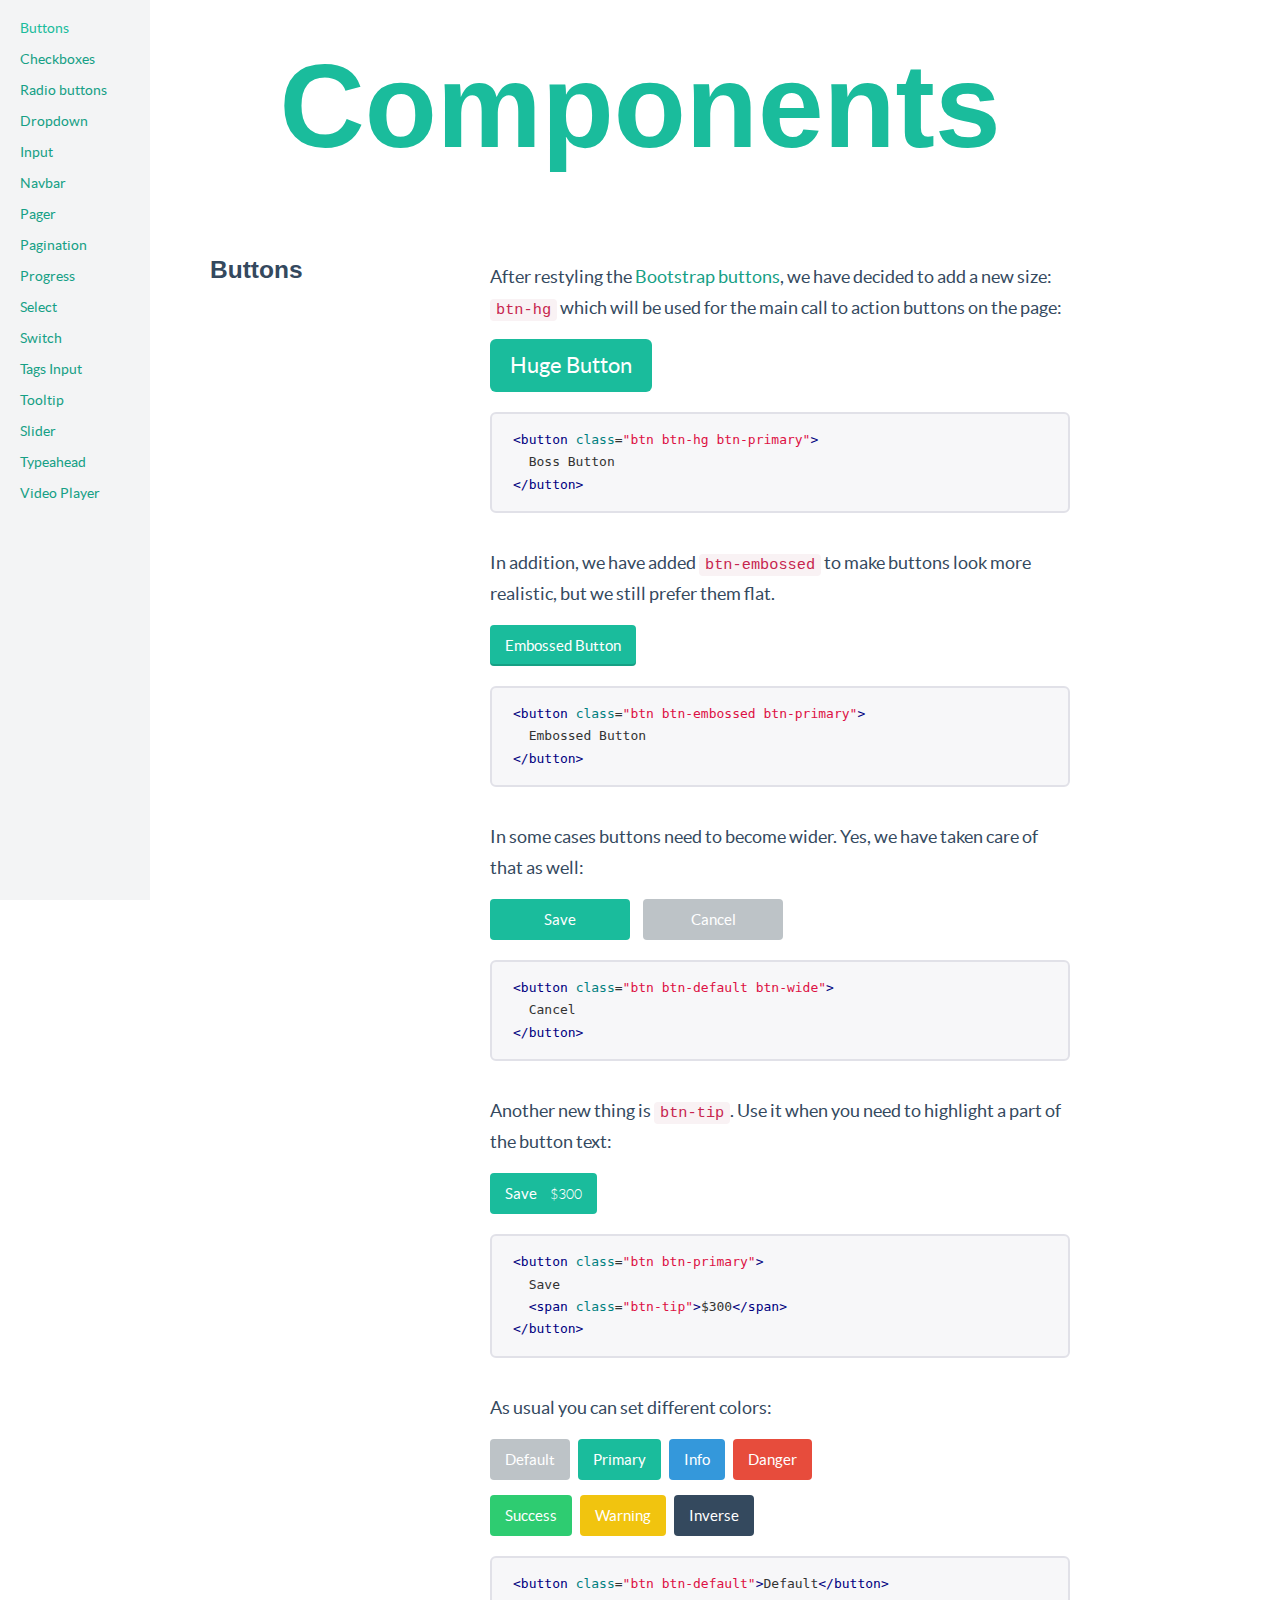
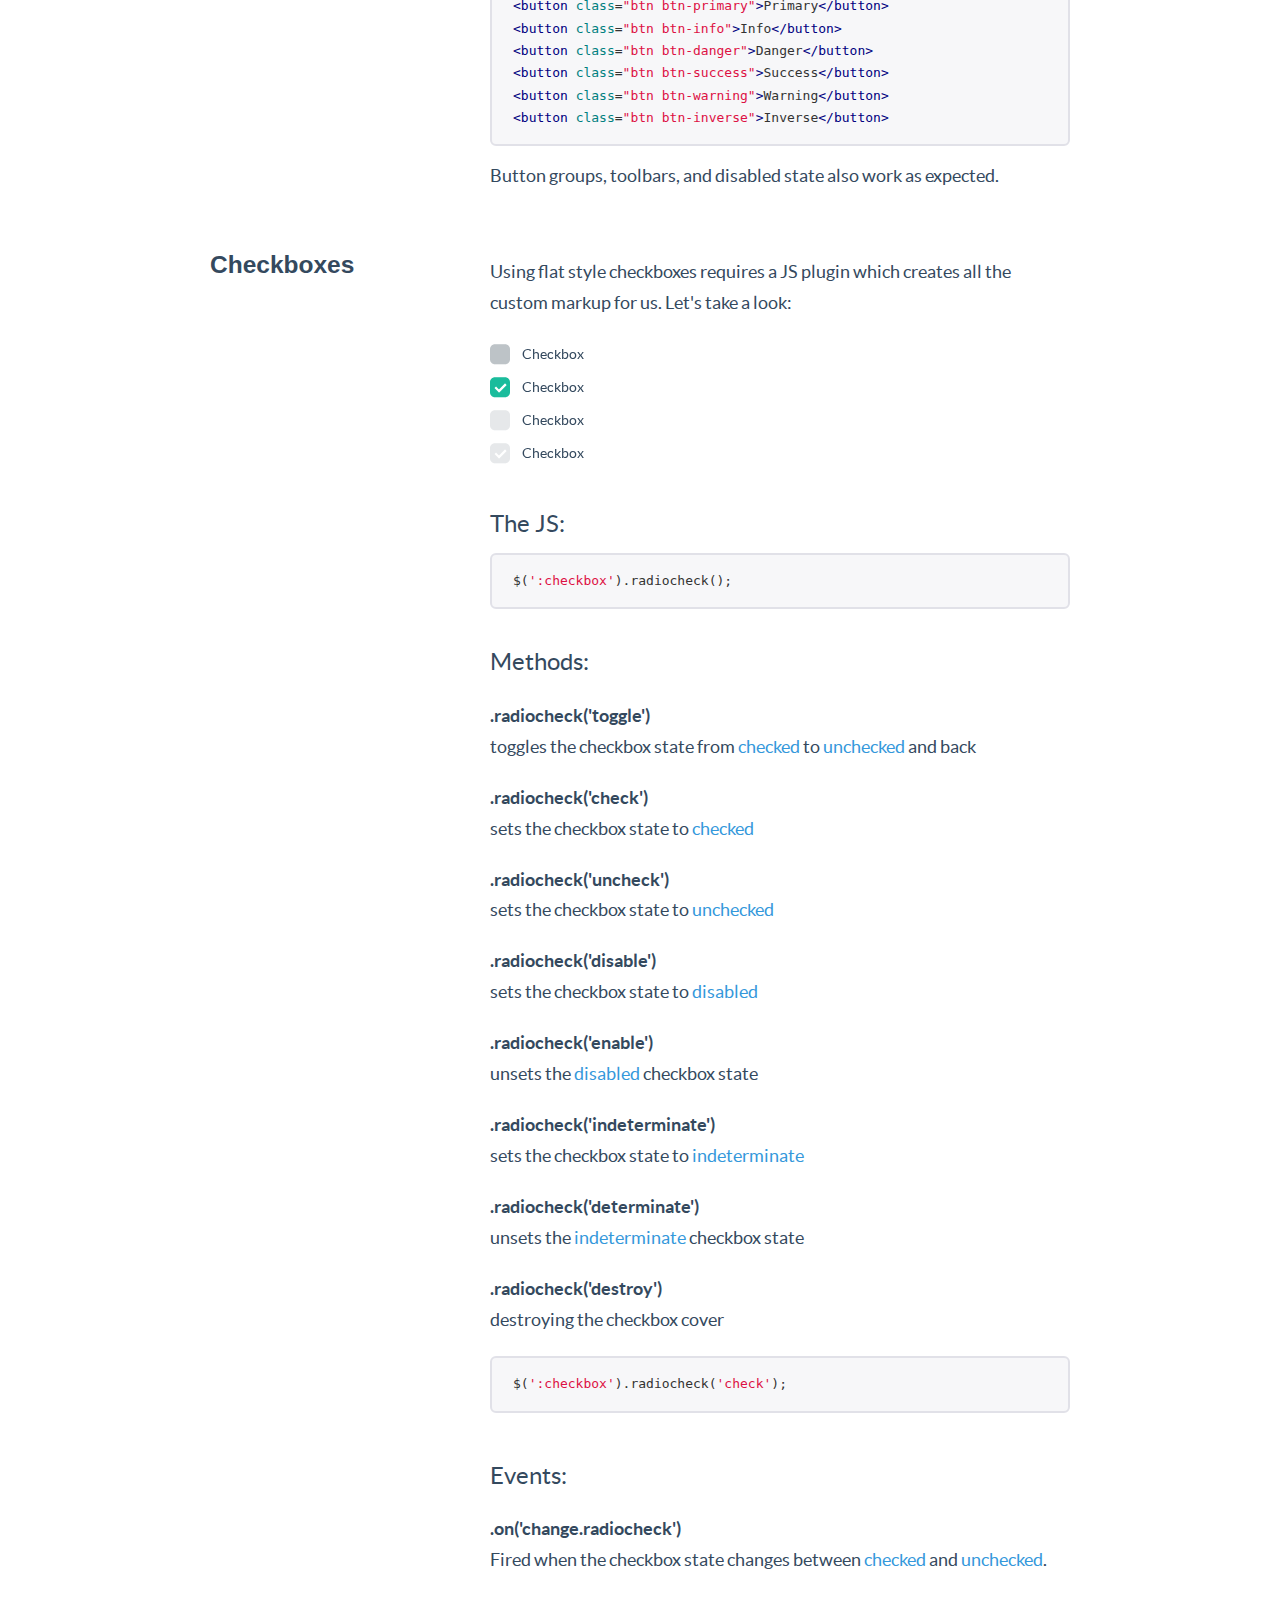
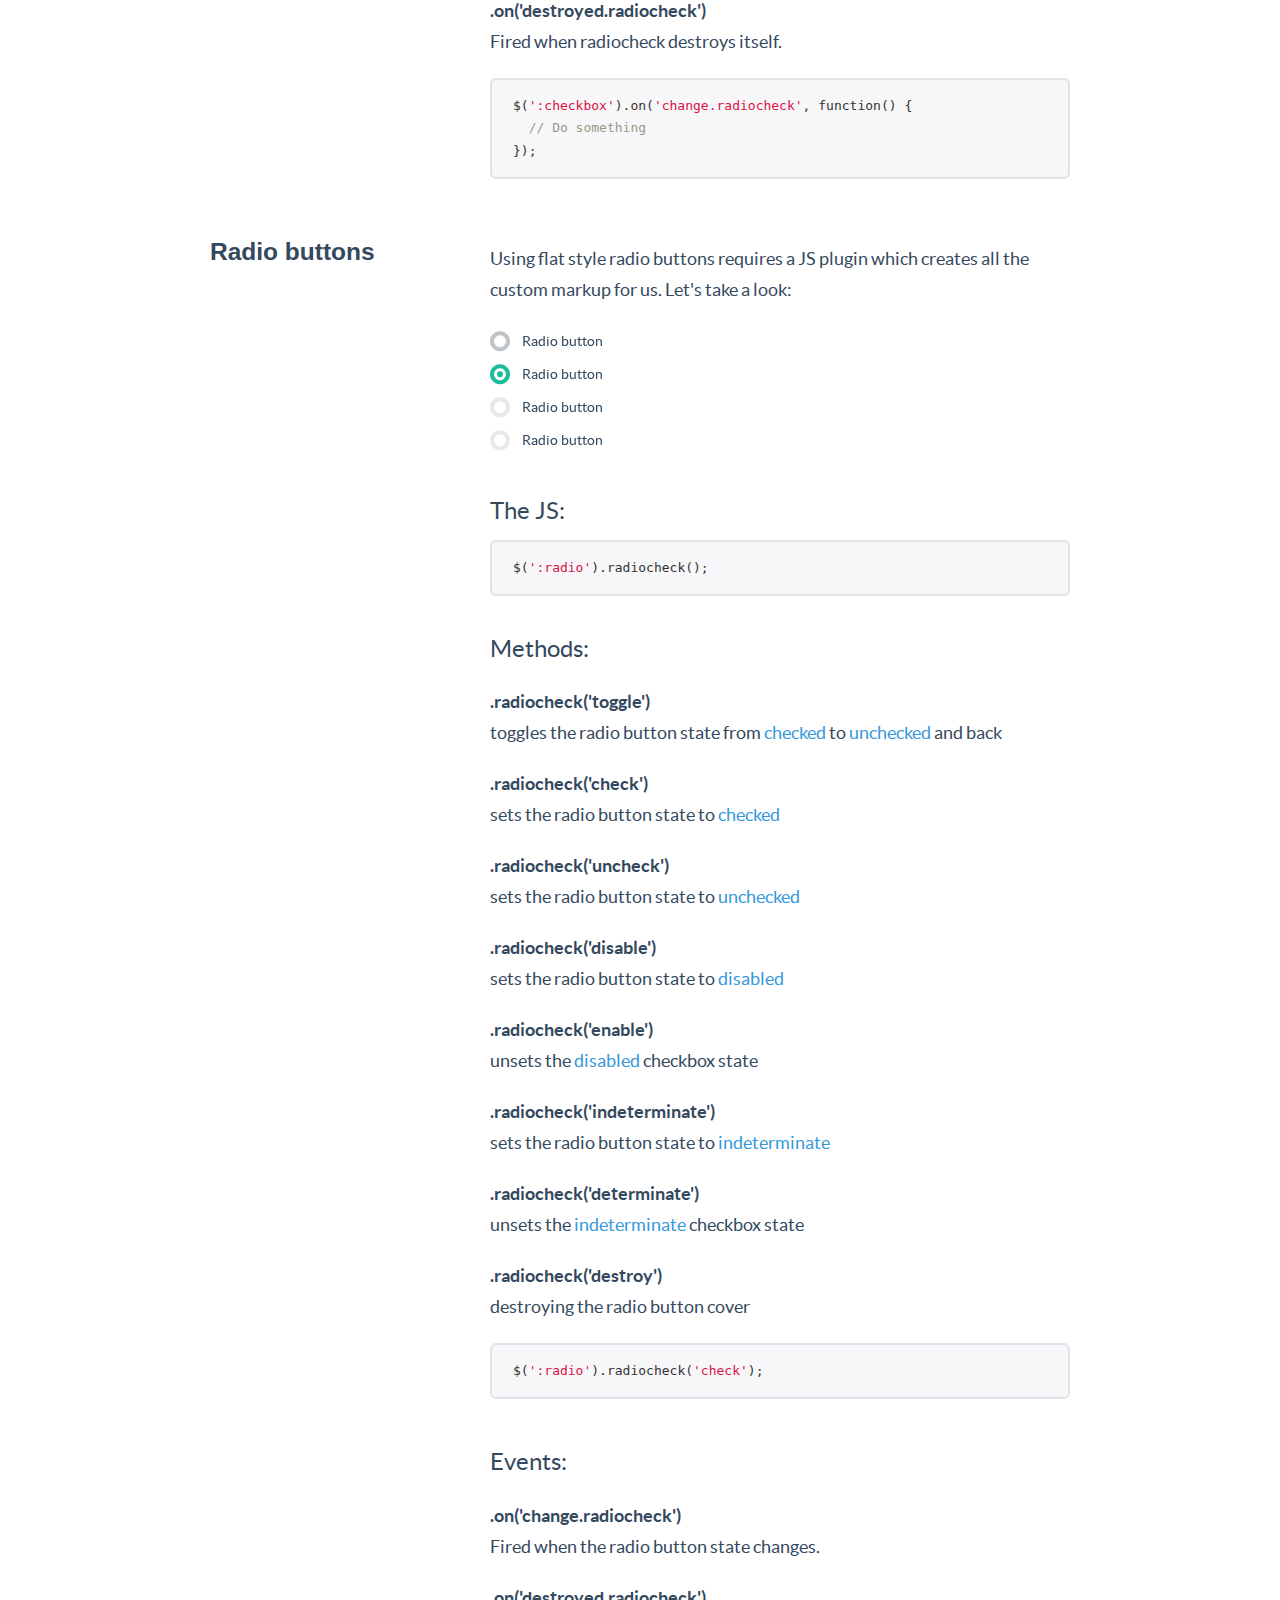
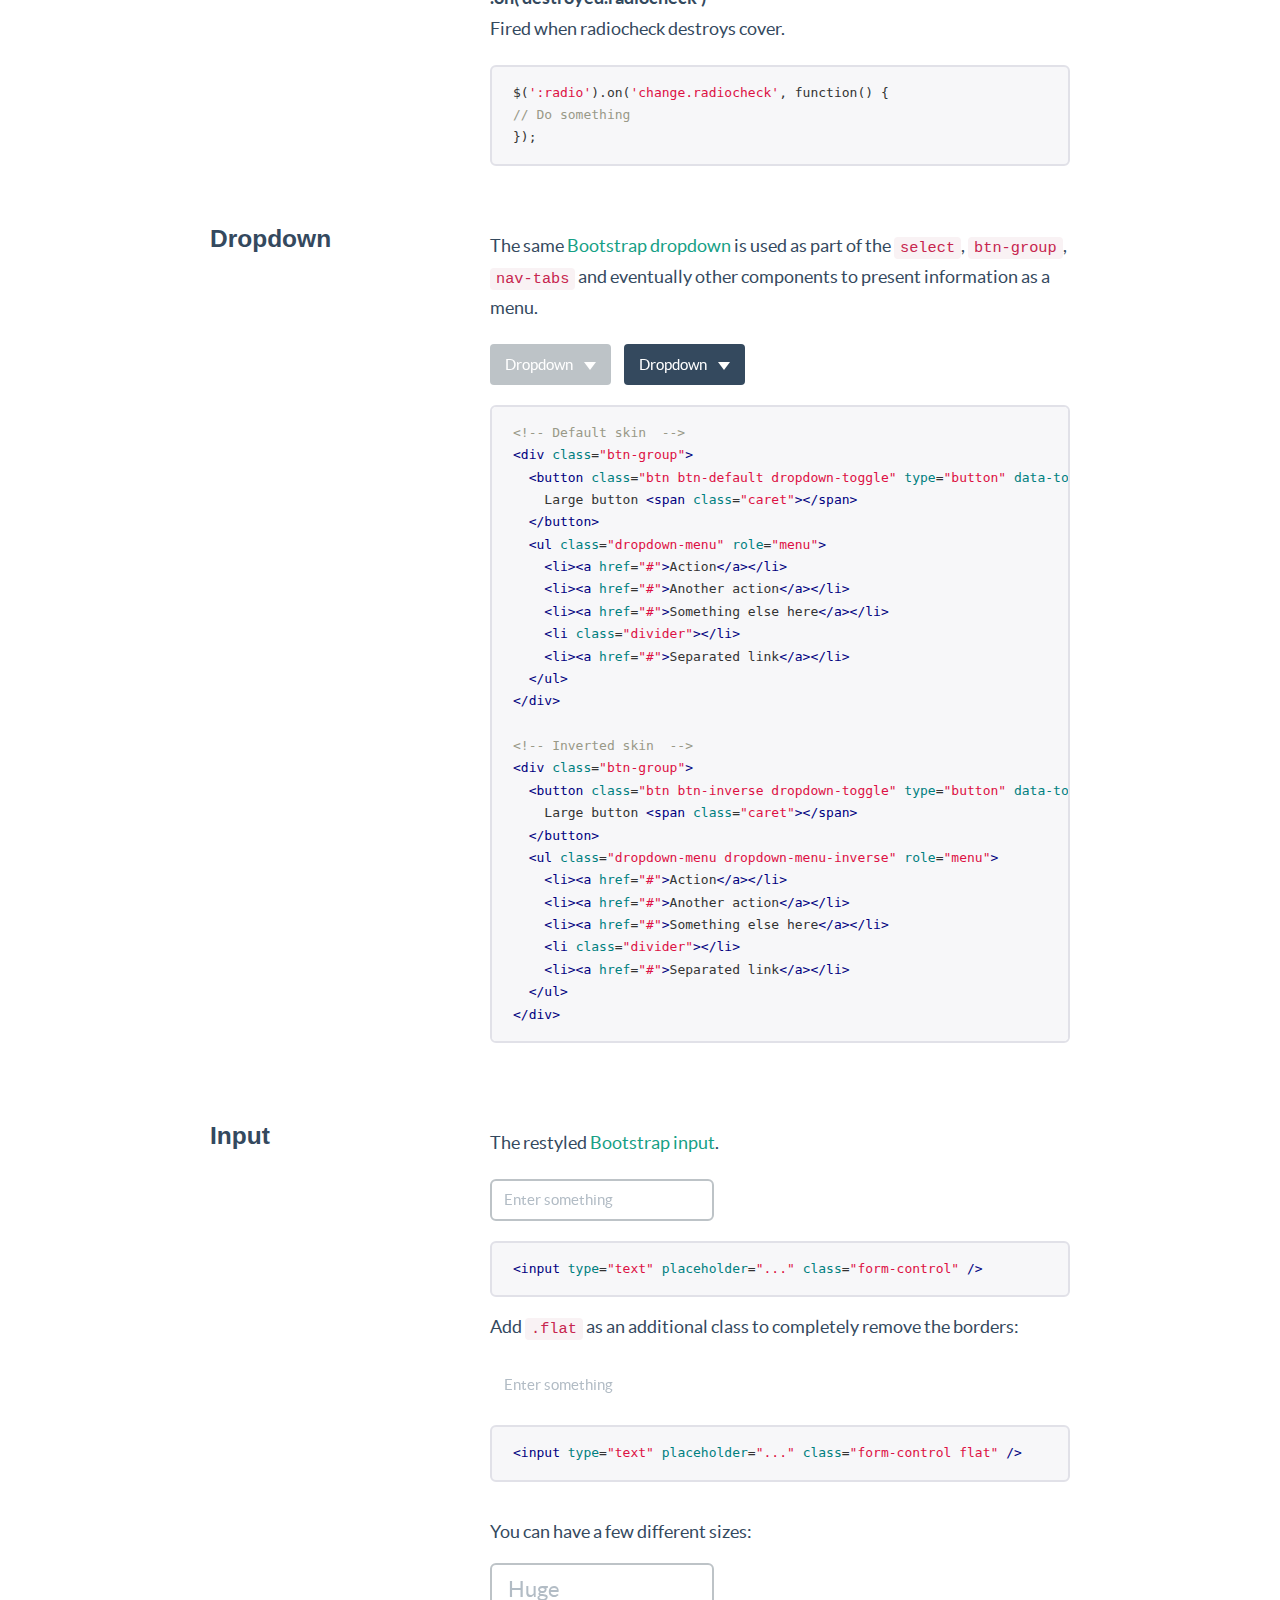
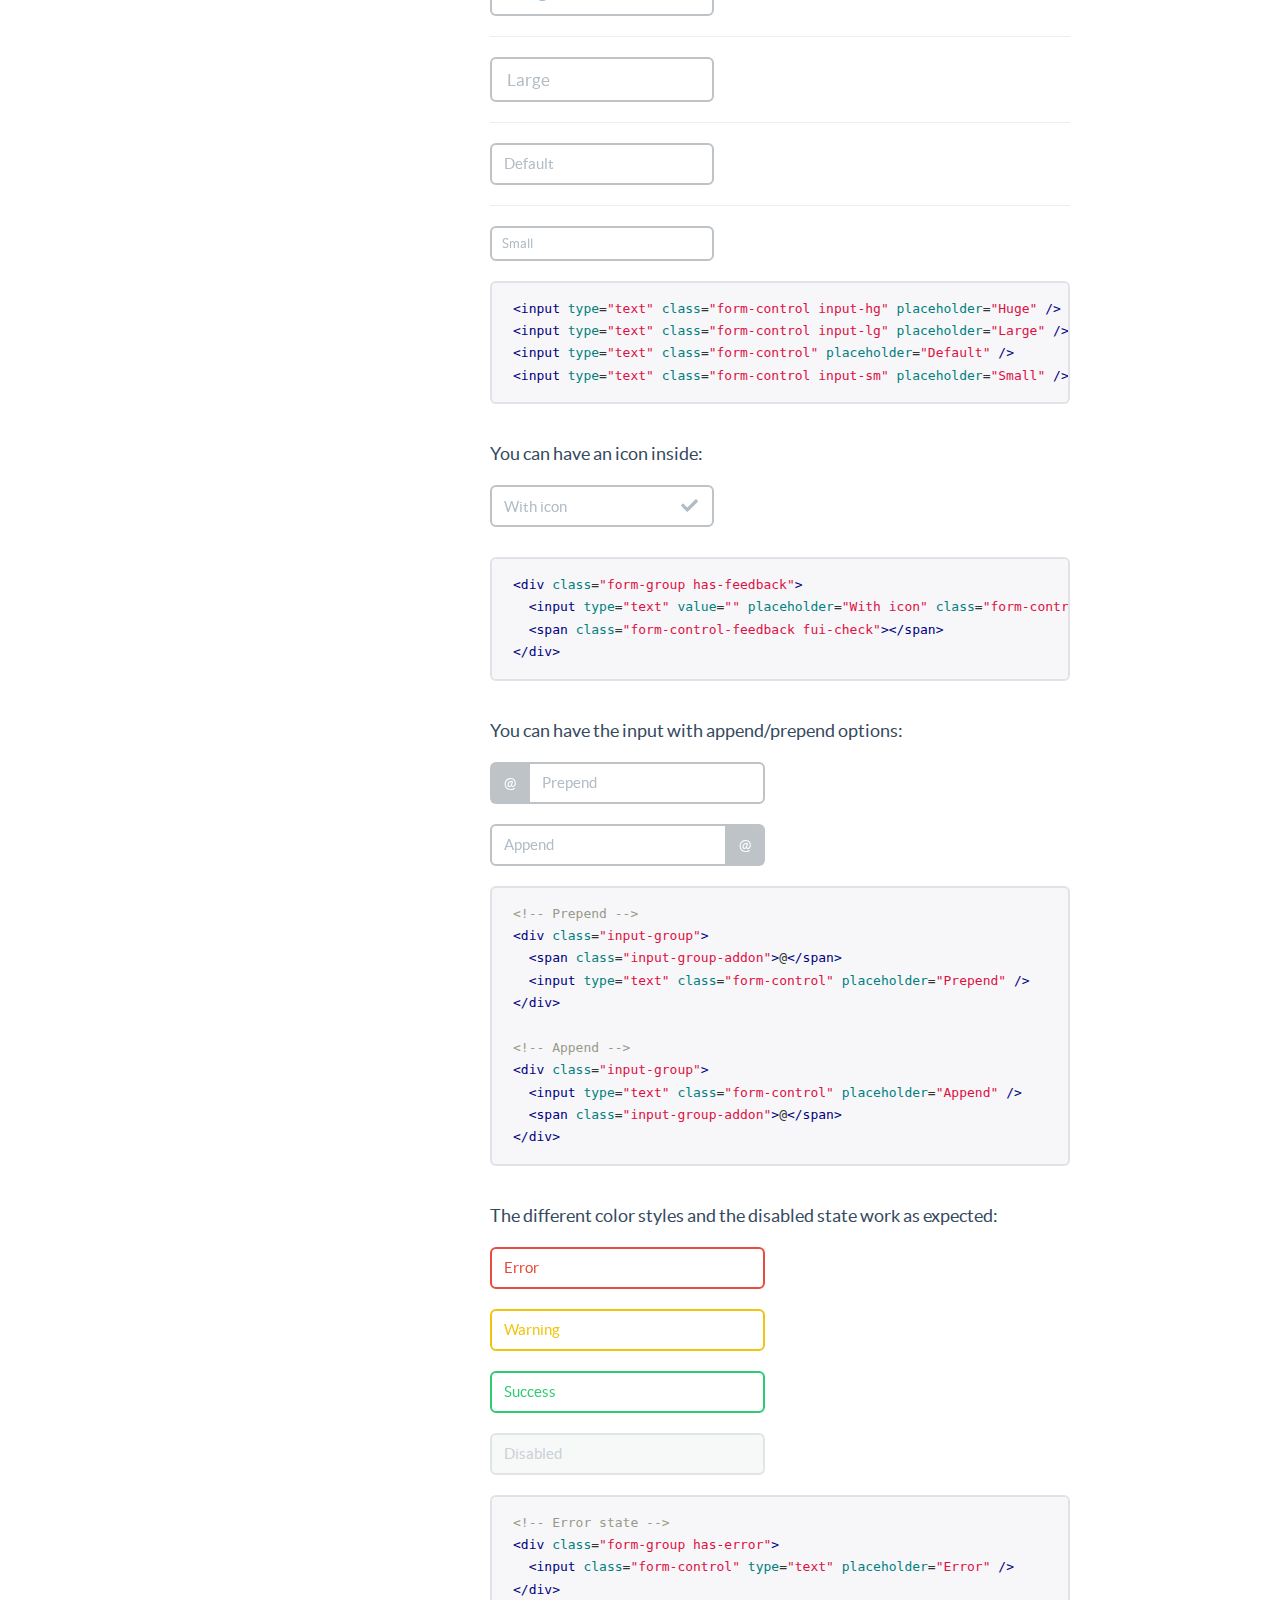
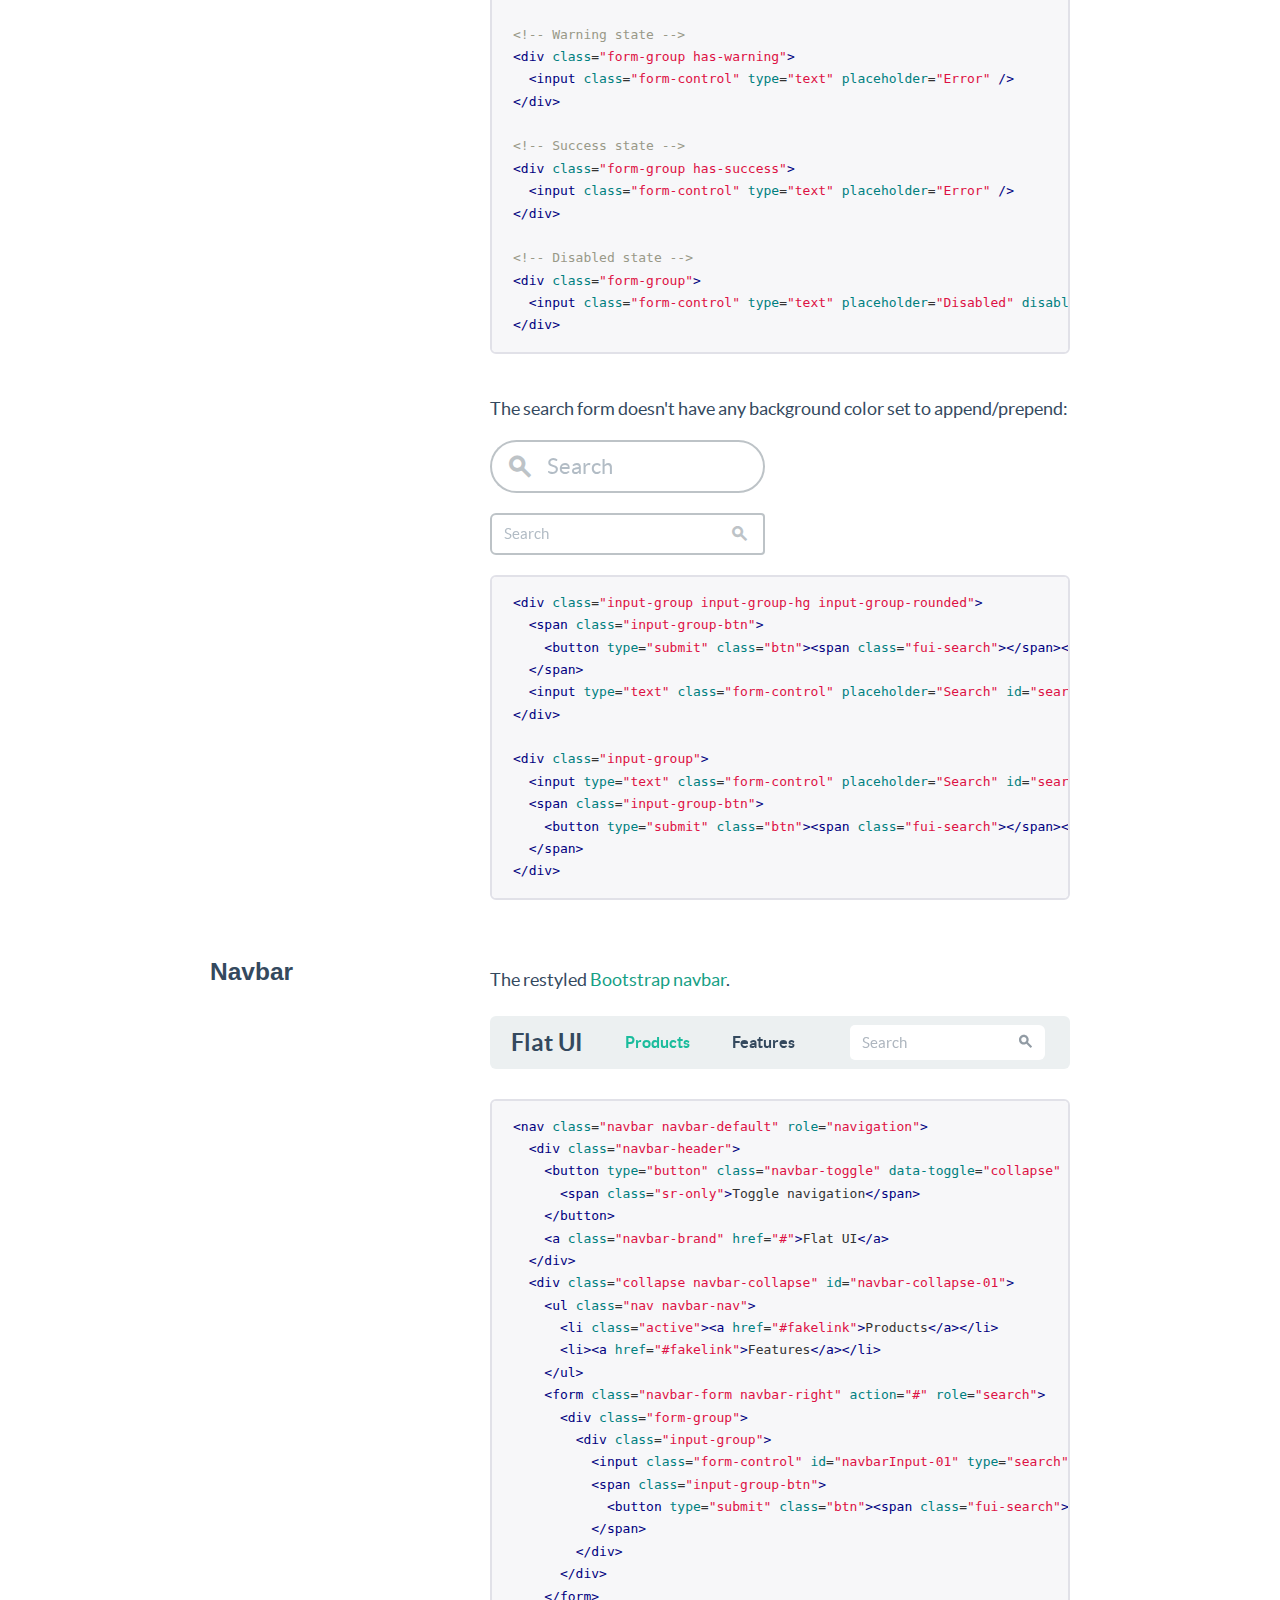
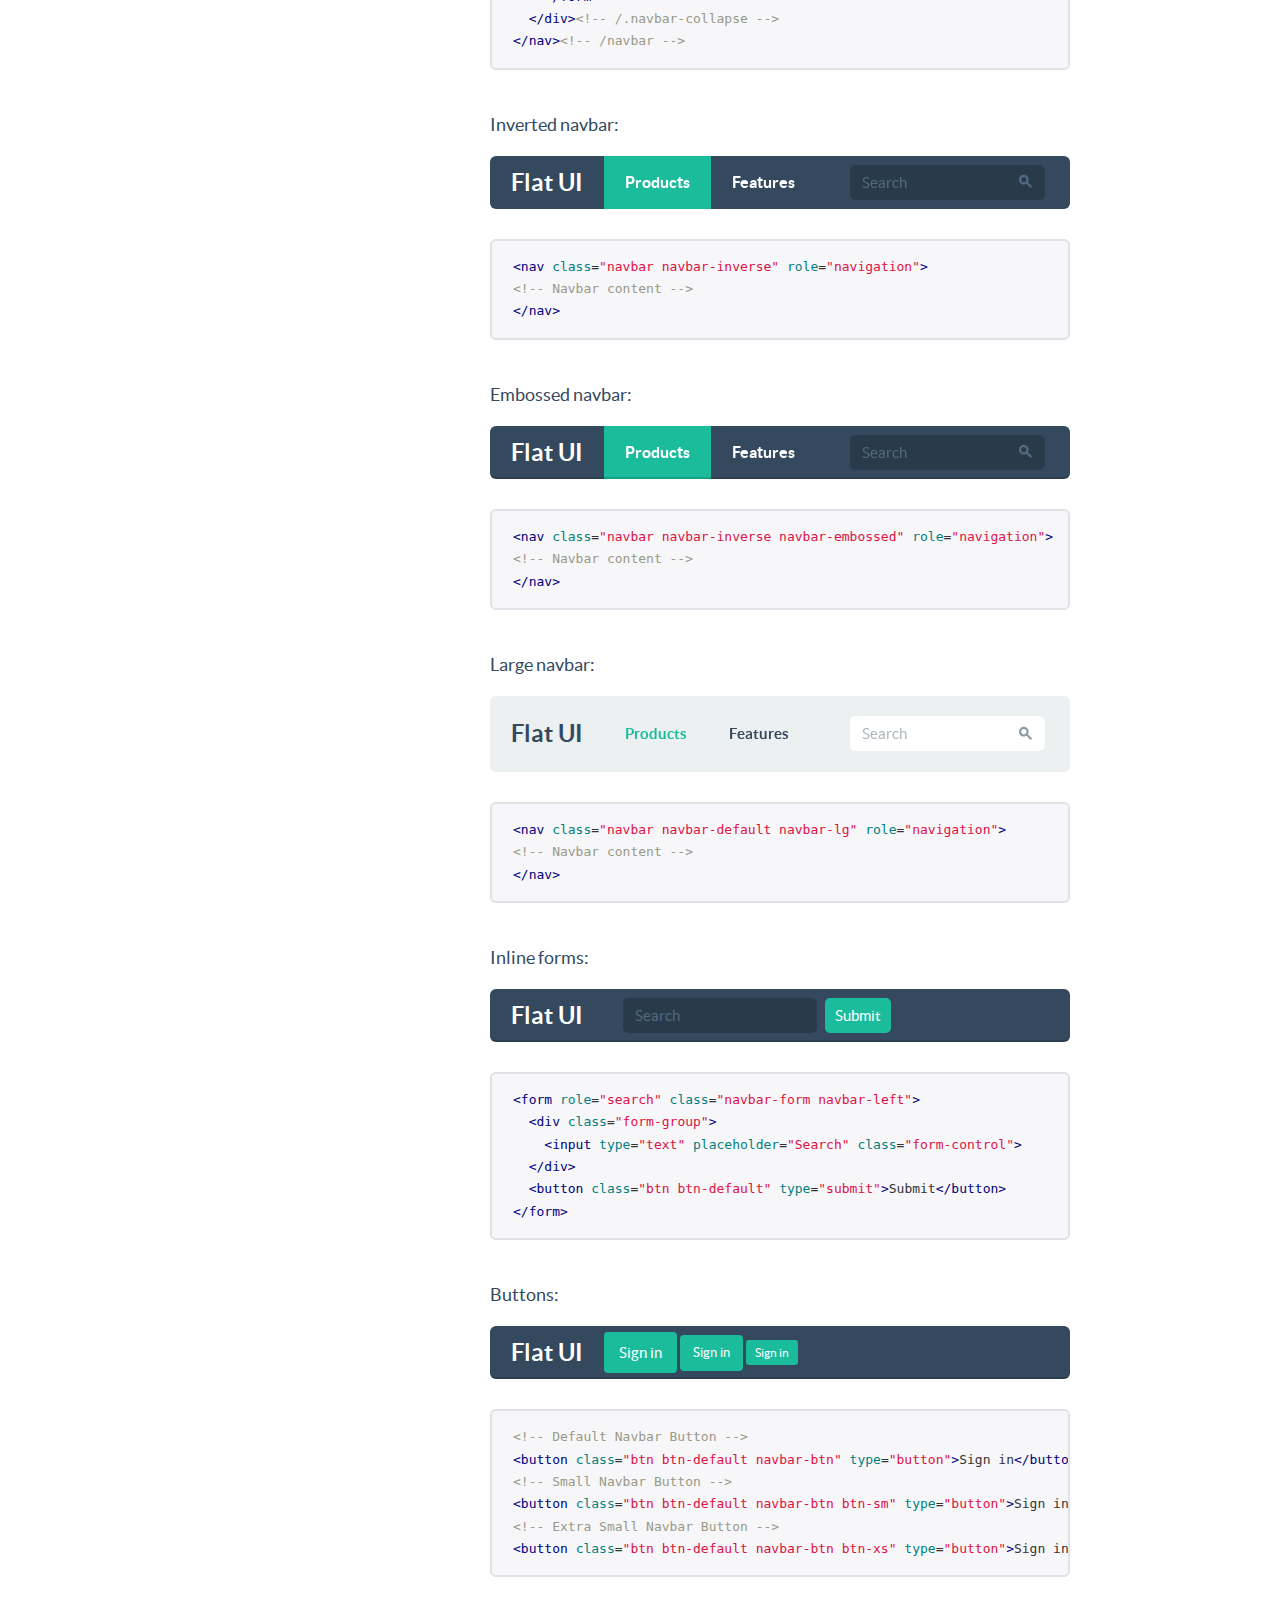
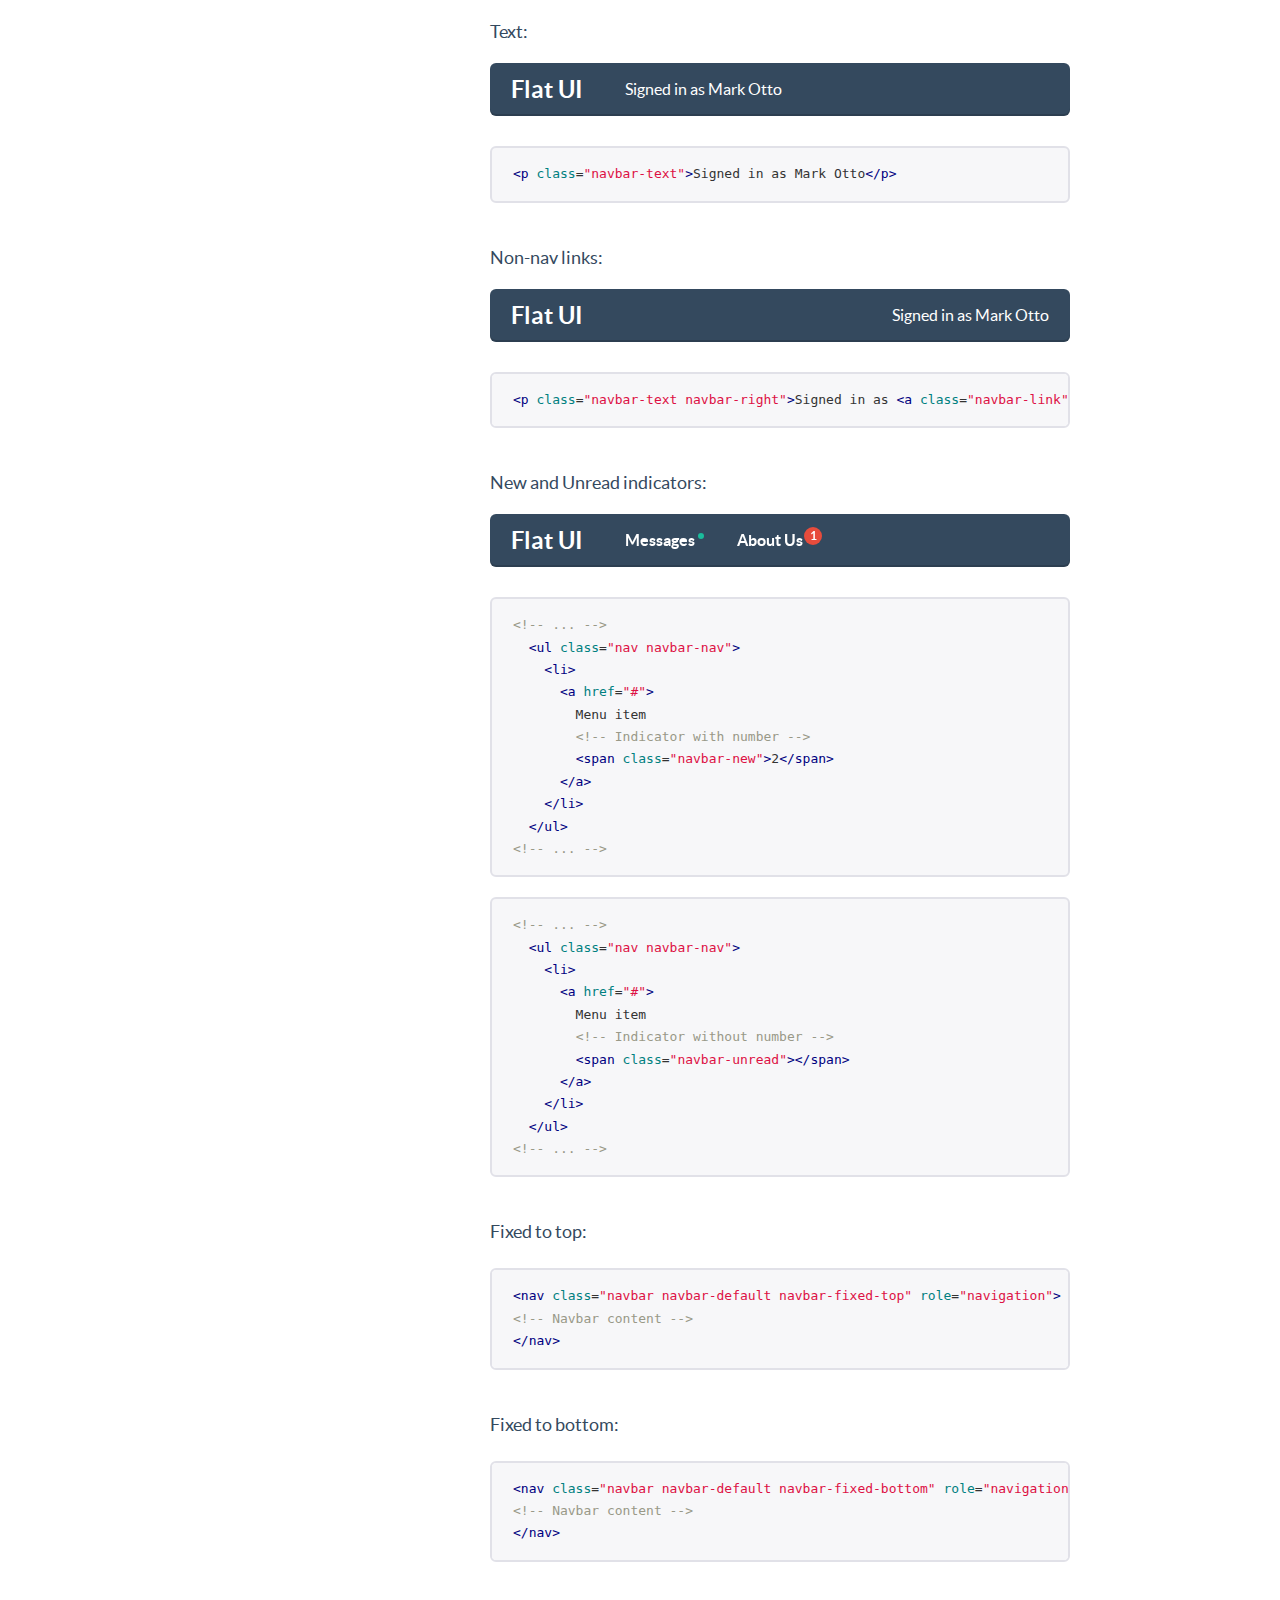
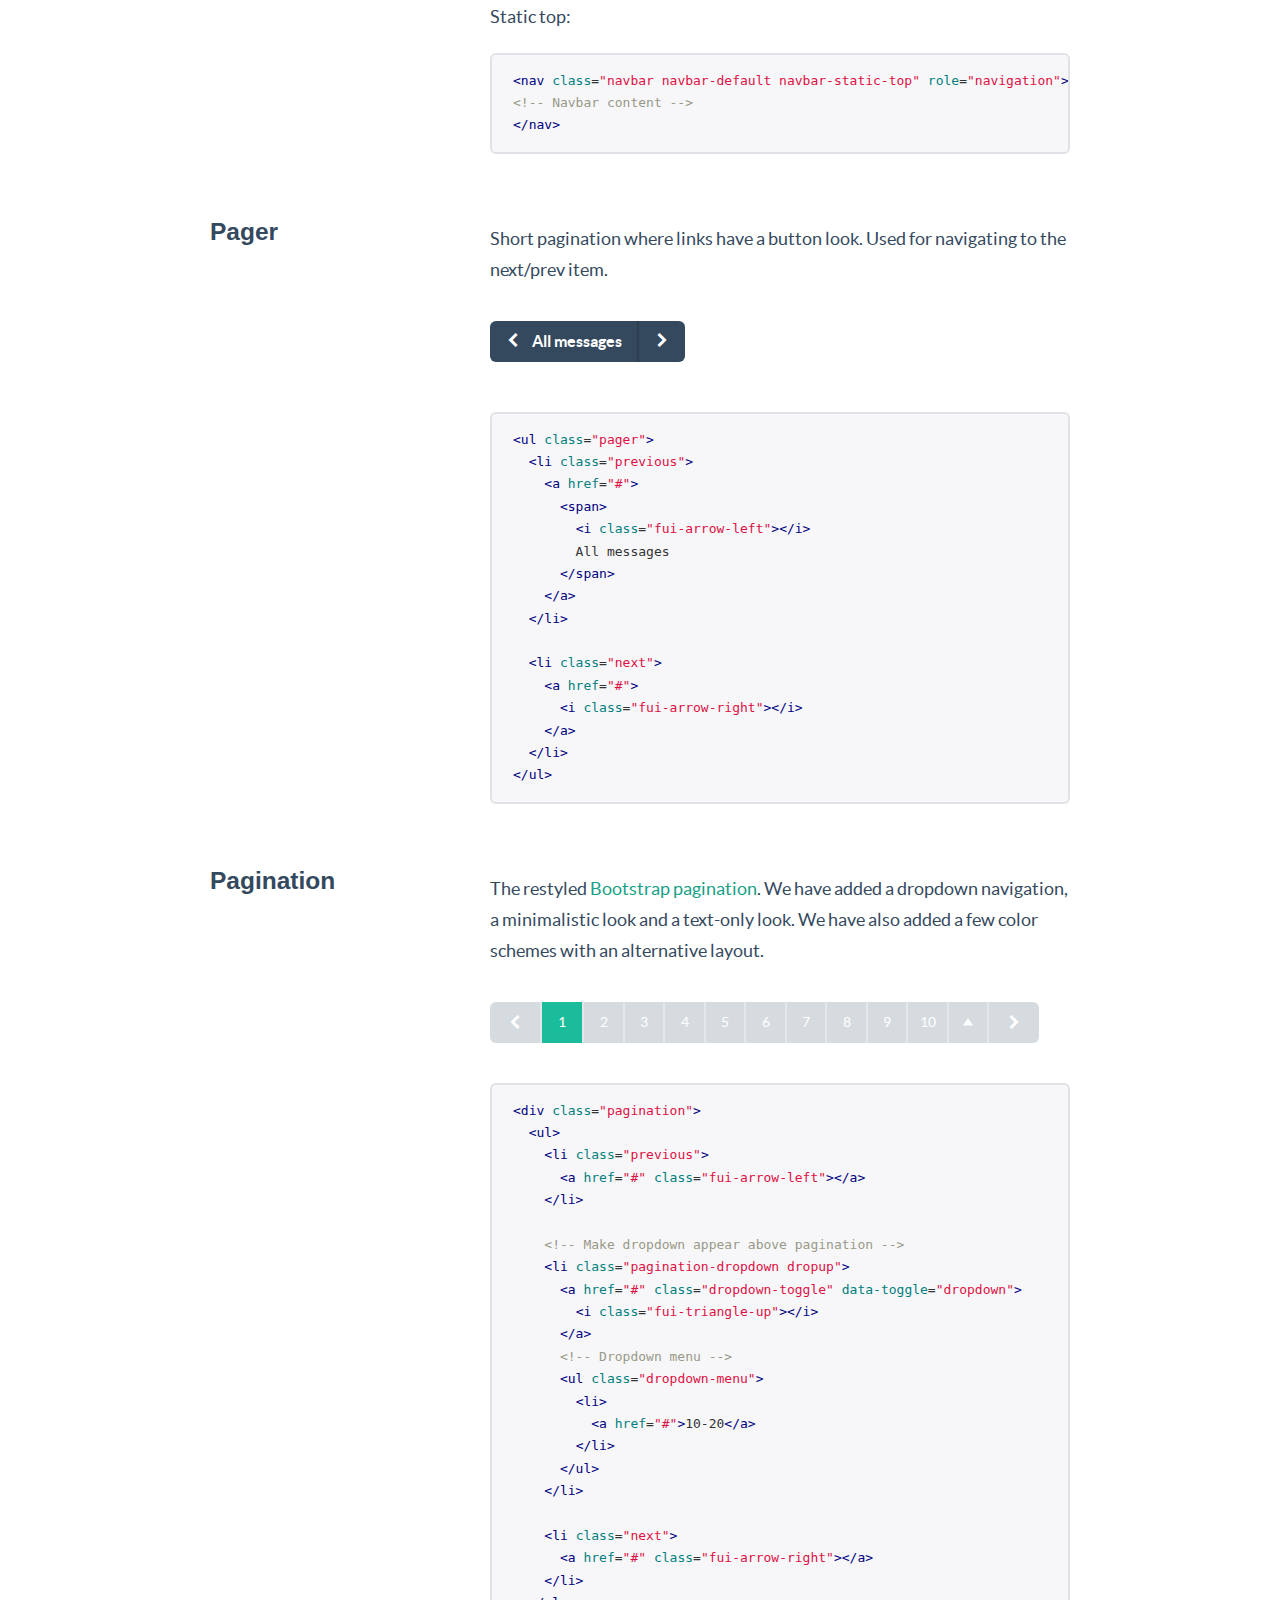
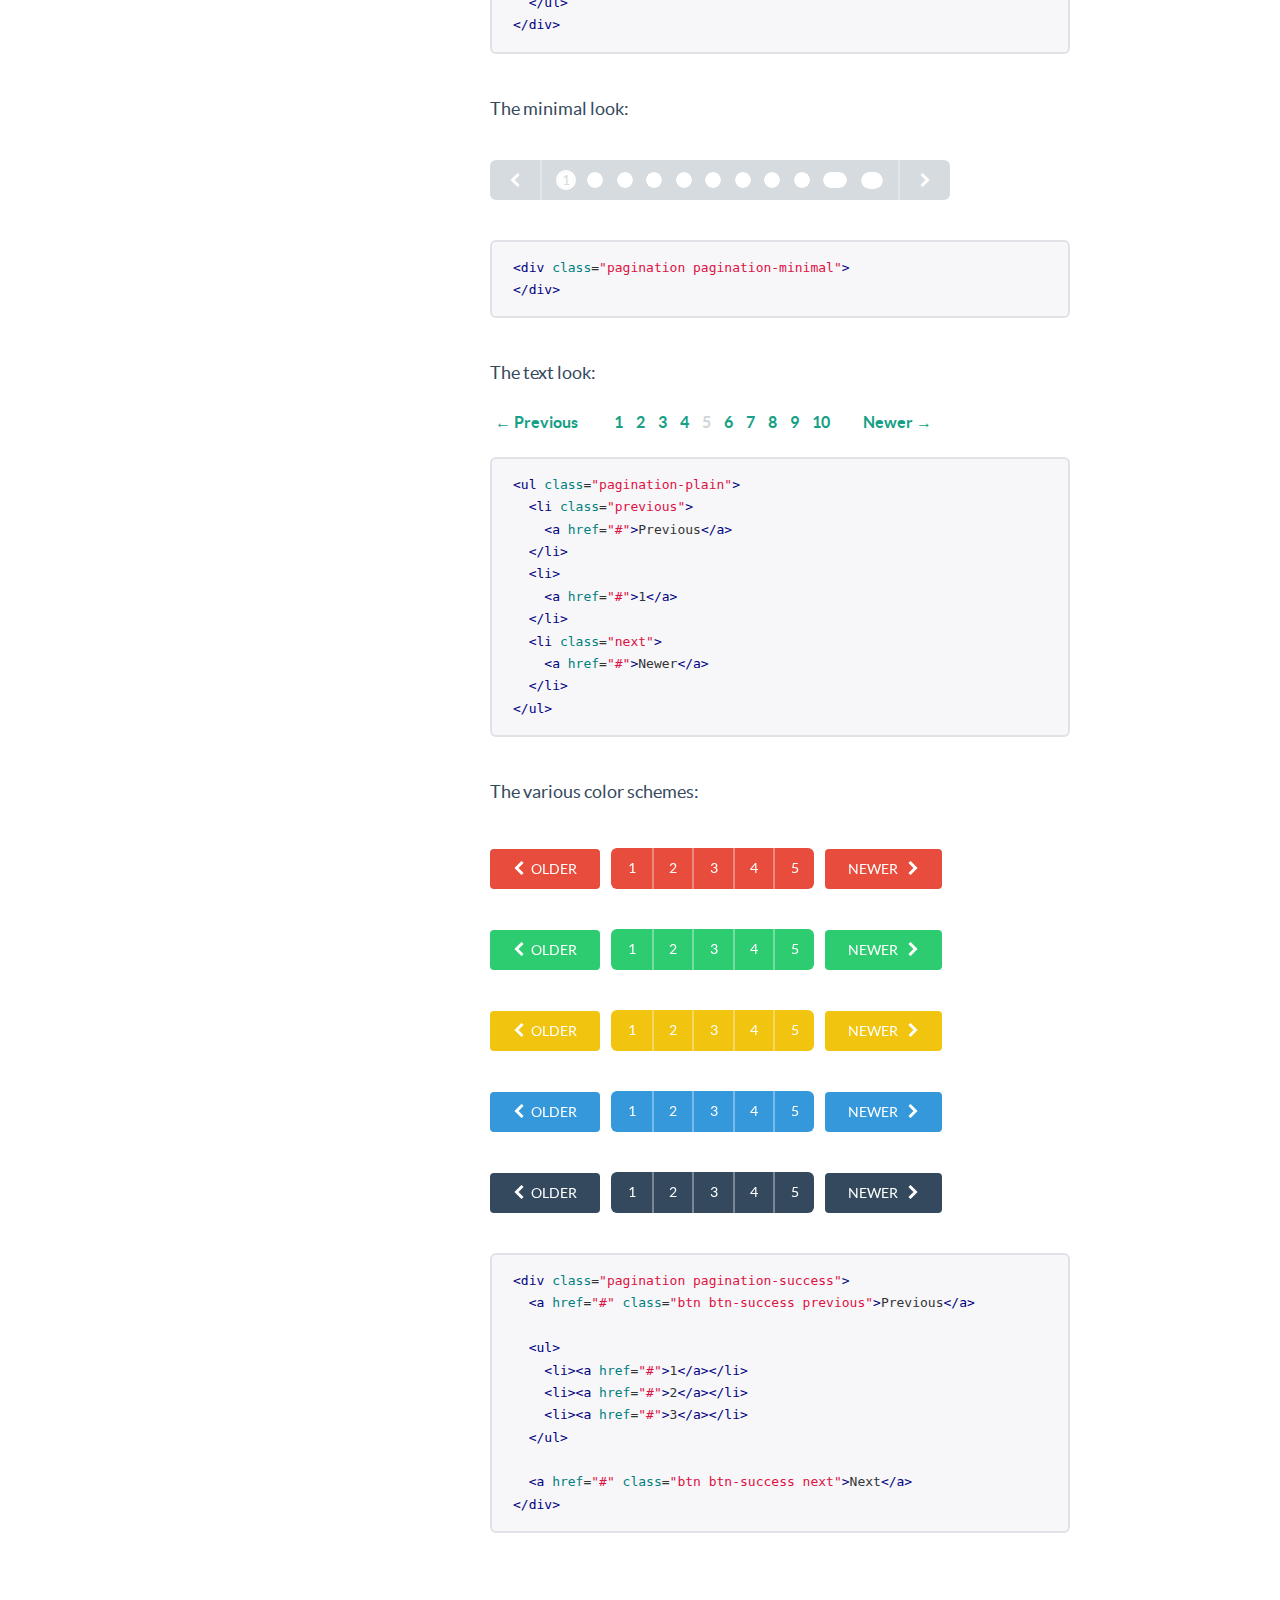
<file: Flat-UI-master/docs/components.html>
<!DOCTYPE html>
<html lang="en">
  <head>
    <meta charset="utf-8">
    <title>Components &middot; Flat UI Free</title>
    <meta name="viewport" content="width=device-width, initial-scale=1.0">

    <!-- Loading Bootstrap -->
    <link href="../dist/css/vendor/bootstrap.min.css" rel="stylesheet">

    <!-- Loading Flat UI -->
    <link href="../dist/css/flat-ui.min.css" rel="stylesheet">
    <link href="assets/css/docs.css" rel="stylesheet">

    <link rel="shortcut icon" href="../img/favicon.ico">

    <!-- HTML5 shim, for IE6-8 support of HTML5 elements. All other JS at the end of file. -->
    <!--[if lt IE 9]>
      <script src="../dist/js/vendor/html5shiv.js"></script>
      <script src="../dist/js/vendor/respond.min.js"></script>
    <![endif]-->
  </head>
  <body>
    <ul class="demo-sidebar hide-on-tablets">
      <li><a href="#fui-button">Buttons</a></li>
      <li><a href="#fui-checkbox">Checkboxes</a></li>
      <li><a href="#fui-radio">Radio buttons</a></li>
      <li><a href="#fui-dropdown">Dropdown</a></li>
      <li><a href="#fui-input">Input</a></li>
      <li><a href="#fui-navbar">Navbar</a></li>
      <li><a href="#fui-pager">Pager</a></li>
      <li><a href="#fui-pagination">Pagination</a></li>
      <li><a href="#fui-progress">Progress</a></li>
      <li><a href="#fui-select">Select</a></li>
      <li><a href="#fui-switch">Switch</a></li>
      <li><a href="#fui-tagsinput">Tags Input</a></li>
      <li><a href="#fui-tooltip">Tooltip</a></li>
      <li><a href="#fui-slider">Slider</a></li>
      <li><a href="#fui-typeahead">Typeahead</a></li>
      <li><a href="#fui-videoplayer">Video Player</a></li>
    </ul> <!-- /nav -->

		<h1 class="demo-headline">Components</h1>
    <div class="container">
    	<div id="fui-button"></div>

      <div class="demo-row">
        <div class="demo-title">
          <h3>Buttons</h3>
        </div>

        <div class="demo-content">
          <p>
            After restyling the <a href="http://getbootstrap.com/css/#buttons">Bootstrap buttons</a>, we have decided to add a new size: <code>btn-hg</code> which will be used for the main call to action buttons on the page:
          </p>
          <p class="mbl">
            <button class="btn btn-hg btn-primary">Huge Button</button>
          </p>
<pre class="prettyprint">
&lt;button class="btn btn-hg btn-primary"&gt;
  Boss Button
&lt;/button&gt;
</pre>

          <p class="ptl">
            In addition, we have added <code>btn-embossed</code> to make buttons look more realistic, but we still prefer them flat.
          </p>
          <p class="mbl">
            <button class="btn btn-embossed btn-primary">Embossed Button</button>
          </p>
<pre class="prettyprint">
&lt;button class="btn btn-embossed btn-primary"&gt;
  Embossed Button
&lt;/button&gt;
</pre>

          <p class="ptl">
            In some cases buttons need to become wider. Yes, we have taken care of that as well:
          </p>
          <p class="mbl">
            <button class="btn btn-wide btn-primary mrm">Save</button>
            <button class="btn btn-wide btn-default">Cancel</button>
          </p>
<pre class="prettyprint">
&lt;button class="btn btn-default btn-wide"&gt;
  Cancel
&lt;/button&gt;
</pre>

          <p class="ptl">
            Another new thing is <code>btn-tip</code>. Use it when you need to highlight a part of the button text:
          </p>
          <p class="mbl">
            <button class="btn btn-primary">
              Save
              <span class="btn-tip">$300</span>
            </button>
          </p>
<pre class="prettyprint">
&lt;button class="btn btn-primary"&gt;
  Save
  &lt;span class="btn-tip"&gt;$300&lt;/span&gt;
&lt;/button&gt;
</pre>

          <p class="ptl">
            As usual you can set different colors:
          </p>
          <p>
	          <button class="btn btn-default mrs">Default</button>
            <button class="btn btn-primary mrs">Primary</button>
            <button class="btn btn-info mrs">Info</button>
            <button class="btn btn-danger mrs">Danger</button>
          </p>
          <p class="mbl">
            <button class="btn btn-success mrs">Success</button>
            <button class="btn btn-warning mrs">Warning</button>
            <button class="btn btn-inverse mrs">Inverse</button>
          </p>
<pre class="prettyprint">
&lt;button class="btn btn-default"&gt;Default&lt;/button&gt;
&lt;button class="btn btn-primary"&gt;Primary&lt;/button&gt;
&lt;button class="btn btn-info"&gt;Info&lt;/button&gt;
&lt;button class="btn btn-danger"&gt;Danger&lt;/button&gt;
&lt;button class="btn btn-success"&gt;Success&lt;/button&gt;
&lt;button class="btn btn-warning"&gt;Warning&lt;/button&gt;
&lt;button class="btn btn-inverse"&gt;Inverse&lt;/button&gt;
</pre>

          <p>
            Button groups, toolbars, and disabled state also work as expected.
          </p>

          <div id="fui-checkbox"></div>
        </div>
      </div><!-- /.demo-row -->


      <div class="demo-row">
        <div class="demo-title">
          <h3>Checkboxes</h3>
        </div>

        <div class="demo-content">
          <p>
            Using flat style checkboxes requires a JS plugin which creates all the custom markup for us. Let's take a look:
          </p>
          <form action="#">
            <div class="row">
              <div class="col-md-6">
                <label class="checkbox" for="checkbox1">
                  <input type="checkbox" value="" id="checkbox1" data-toggle="checkbox">
                  Checkbox
                </label>
                <label class="checkbox" for="checkbox2">
                  <input type="checkbox" value="" id="checkbox2" checked="checked" data-toggle="checkbox">
                  Checkbox
                </label>
                <label class="checkbox" for="checkbox3">
                  <input type="checkbox" value="" id="checkbox3" data-toggle="checkbox" disabled="">
                  Checkbox
                </label>
                <label class="checkbox" for="checkbox4">
                  <input type="checkbox" value="" id="checkbox4" checked="checked" data-toggle="checkbox" disabled="">
                  Checkbox
                </label>
              </div>
            </div>
          </form>

          <h6 class="ptl">The JS:</h6>
<pre class="prettyprint">
$(':checkbox').radiocheck();
</pre>

          <div class="pvm">
            <h6>Methods:</h6>
          </div>
          <p class="mbl">
            <strong>.radiocheck('toggle')</strong>
            <br/>
            toggles the checkbox state from <span class="text-info">checked</span>
            to <span class="text-info">unchecked</span> and back
          </p>
          <p class="mbl">
            <strong>.radiocheck('check')</strong>
            <br/>
            sets the checkbox state to <span class="text-info">checked</span>
          </p>
          <p class="mbl">
            <strong>.radiocheck('uncheck')</strong>
            <br/>
            sets the checkbox state to <span class="text-info">unchecked</span>
          </p>
          <p class="mbl">
            <strong>.radiocheck('disable')</strong>
            <br/>
            sets the checkbox state to <span class="text-info">disabled</span>
          </p>
          <p class="mbl">
            <strong>.radiocheck('enable')</strong>
            <br/>
            unsets the <span class="text-info">disabled</span> checkbox state
          </p>
          <p class="mbl">
            <strong>.radiocheck('indeterminate')</strong>
            <br/>
            sets the checkbox state to <span class="text-info">indeterminate</span>
          </p>
          <p class="mbl">
            <strong>.radiocheck('determinate')</strong>
            <br/>
            unsets the <span class="text-info">indeterminate</span> checkbox state
          </p>
          <p class="mbl">
            <strong>.radiocheck('destroy')</strong>
            <br/>
            destroying the checkbox cover
          </p>
<pre class="prettyprint">
$(':checkbox').radiocheck('check');
</pre>

          <div class="pbm ptl">
            <h6>Events:</h6>
          </div>
          <p class="mbl">
            <strong>.on('change.radiocheck')</strong>
            <br/>
            Fired when the checkbox state changes between
            <span class="text-info">checked</span> and
            <span class="text-info">unchecked</span>.
          </p>
          <p class="mbl">
            <strong>.on('destroyed.radiocheck')</strong>
            <br/>
            Fired when radiocheck destroys itself.
          </p>
<pre class="prettyprint">
$(':checkbox').on('change.radiocheck', function() {
  // Do something
});
</pre>
          <div id="fui-radio"></div>
        </div> <!-- /.demo-content -->
      </div> <!-- /.demo-row -->


      <div class="demo-row">
        <div class="demo-title">
          <h3>Radio buttons</h3>
        </div>

        <div class="demo-content">
          <p>
            Using flat style radio buttons requires a JS plugin which creates all the custom markup for us. Let's take a look:
          </p>
          <form action="#">
            <div class="row">
              <div class="col-md-6">
                <label class="radio" for="radio1">
                  <input type="radio" name="optionsRadios1" value="" id="radio1" data-toggle="radio">
                  Radio button
                </label>
                <label class="radio" for="radio2">
                  <input type="radio" name="optionsRadios1" value="" id="radio2" data-toggle="radio" checked="checked" >
                  Radio button
                </label>
                <label class="radio" for="radio3">
                  <input type="radio" name="optionsRadios1" value="" id="radio3" data-toggle="radio" disabled="">
                  Radio button
                </label>
                <label class="radio" for="radio4">
                  <input type="radio" name="optionsRadios1" value="" id="radio4" data-toggle="radio" disabled="">
                  Radio button
                </label>
              </div>
            </div>
          </form>

          <h6 class="ptl">The JS:</h6>
<pre class="prettyprint">
$(':radio').radiocheck();
</pre>

          <div class="pvm">
            <h6>Methods:</h6>
          </div>
          <p class="mbl">
            <strong>.radiocheck('toggle')</strong>
            <br/>
            toggles the radio button state from <span class="text-info">checked</span>
            to <span class="text-info">unchecked</span> and back
          </p>
          <p class="mbl">
            <strong>.radiocheck('check')</strong>
            <br/>
            sets the radio button state to <span class="text-info">checked</span>
          </p>
          <p class="mbl">
            <strong>.radiocheck('uncheck')</strong>
            <br/>
            sets the radio button state to <span class="text-info">unchecked</span>
          </p>
          <p class="mbl">
            <strong>.radiocheck('disable')</strong>
            <br/>
            sets the radio button state to <span class="text-info">disabled</span>
          </p>
          <p class="mbl">
            <strong>.radiocheck('enable')</strong>
            <br/>
            unsets the <span class="text-info">disabled</span> checkbox state
          </p>
          <p class="mbl">
            <strong>.radiocheck('indeterminate')</strong>
            <br/>
            sets the radio button state to <span class="text-info">indeterminate</span>
          </p>
          <p class="mbl">
            <strong>.radiocheck('determinate')</strong>
            <br/>
            unsets the <span class="text-info">indeterminate</span> checkbox state
          </p>
          <p class="mbl">
            <strong>.radiocheck('destroy')</strong>
            <br/>
            destroying the radio button cover
          </p>
<pre class="prettyprint">
$(':radio').radiocheck('check');
</pre>

          <div class="pbm ptl">
            <h6>Events:</h6>
          </div>
          <p class="mbl">
            <strong>.on('change.radiocheck')</strong>
            <br/>
            Fired when the radio button state changes.
          </p>
          <p class="mbl">
            <strong>.on('destroyed.radiocheck')</strong>
            <br/>
            Fired when radiocheck destroys cover.
          </p>
<pre class="prettyprint">
$(':radio').on('change.radiocheck', function() {
// Do something
});
</pre>

          <div id="fui-dropdown"></div>
        </div> <!-- /.demo-content -->
      </div> <!-- /.demo-row -->
    </div><!-- /.container -->



    <div class="container">
      <div class="demo-row">
        <div class="demo-title">
          <h3>Dropdown</h3>
        </div>

        <div class="demo-content">
          <p class="mbl">
            The same <a href="http://getbootstrap.com/components/#dropdowns">Bootstrap dropdown</a> is used as part of the <code>select</code>, <code>btn-group</code>, <code>nav-tabs</code> and eventually other components to present information as a menu.
          </p>

          <div class="btn-group mrm">
            <button class="btn btn-default dropdown-toggle" type="button" data-toggle="dropdown">
              Dropdown <span class="caret"></span>
            </button>
            <ul class="dropdown-menu" role="menu">
              <li><a href="#">Action</a></li>
              <li><a href="#">Another action</a></li>
              <li><a href="#">Something else here</a></li>
              <li class="divider"></li>
              <li><a href="#">Separated link</a></li>
            </ul>
          </div>

          <div class="btn-group">
            <button class="btn btn-inverse dropdown-toggle" type="button" data-toggle="dropdown">
              Dropdown <span class="caret"></span>
            </button>
            <ul class="dropdown-menu dropdown-menu-inverse" role="menu">
              <li><a href="#">Action</a></li>
              <li><a href="#">Another action</a></li>
              <li><a href="#">Something else here</a></li>
              <li class="divider"></li>
              <li><a href="#">Separated link</a></li>
            </ul>
          </div>

          <div class="pvl">
<pre class="prettyprint">
&lt;!-- Default skin  --&gt;
&lt;div class="btn-group"&gt;
  &lt;button class="btn btn-default dropdown-toggle" type="button" data-toggle="dropdown"&gt;
    Large button &lt;span class="caret"&gt;&lt;/span&gt;
  &lt;/button&gt;
  &lt;ul class="dropdown-menu" role="menu"&gt;
    &lt;li&gt;&lt;a href="#"&gt;Action&lt;/a&gt;&lt;/li&gt;
    &lt;li&gt;&lt;a href="#"&gt;Another action&lt;/a&gt;&lt;/li&gt;
    &lt;li&gt;&lt;a href="#"&gt;Something else here&lt;/a&gt;&lt;/li&gt;
    &lt;li class="divider"&gt;&lt;/li&gt;
    &lt;li&gt;&lt;a href="#"&gt;Separated link&lt;/a&gt;&lt;/li&gt;
  &lt;/ul&gt;
&lt;/div&gt;

&lt;!-- Inverted skin  --&gt;
&lt;div class="btn-group"&gt;
  &lt;button class="btn btn-inverse dropdown-toggle" type="button" data-toggle="dropdown"&gt;
    Large button &lt;span class="caret"&gt;&lt;/span&gt;
  &lt;/button&gt;
  &lt;ul class="dropdown-menu dropdown-menu-inverse" role="menu"&gt;
    &lt;li&gt;&lt;a href="#"&gt;Action&lt;/a&gt;&lt;/li&gt;
    &lt;li&gt;&lt;a href="#"&gt;Another action&lt;/a&gt;&lt;/li&gt;
    &lt;li&gt;&lt;a href="#"&gt;Something else here&lt;/a&gt;&lt;/li&gt;
    &lt;li class="divider"&gt;&lt;/li&gt;
    &lt;li&gt;&lt;a href="#"&gt;Separated link&lt;/a&gt;&lt;/li&gt;
  &lt;/ul&gt;
&lt;/div&gt;
</pre>
          </div>

          <div id="fui-input"></div>
        </div> <!-- /.demo-content -->
      </div> <!-- /.demo-row -->

      <div class="demo-row">
        <div class="demo-title">
          <h3>Input</h3>
        </div>

        <div class="demo-content">
          <p class="mbl">
            The restyled <a href="http://getbootstrap.com/css/#forms">Bootstrap input</a>.
          </p>

          <div class="row">
            <div class="col-lg-5">
              <input type="text" value="" placeholder="Enter something" class="form-control" />
            </div>
          </div>

<pre class="prettyprint mtl">
&lt;input type="text" placeholder="..." class="form-control" /&gt;
</pre>

          <p class="mbl">Add <code>.flat</code> as an additional class to completely remove the borders:</p>

          <div class="row">
            <div class="col-lg-5">
              <input type="text" value="" placeholder="Enter something" class="form-control flat" />
            </div>
          </div>

<pre class="prettyprint mtl">
&lt;input type="text" placeholder="..." class="form-control flat" /&gt;
</pre>

          <p class="ptl">You can have a few different sizes:</p>
          <div class="row">
            <div class="col-lg-5">
              <input type="text" value="" placeholder="Huge" class="form-control input-hg" />
            </div>
          </div>
          <hr />
          <div class="row">
            <div class="col-lg-5">
              <input type="text" value="" placeholder="Large" class="form-control input-lg" />
            </div>
          </div>
          <hr />
          <div class="row">
            <div class="col-lg-5">
              <input type="text" value="" placeholder="Default" class="form-control" />
            </div>
          </div>
          <hr />
          <div class="row">
            <div class="col-lg-5">
              <input type="text" value="" placeholder="Small" class="form-control input-sm" />
            </div>
          </div>
<pre class="prettyprint mtl">
&lt;input type="text" class="form-control input-hg" placeholder="Huge" /&gt;
&lt;input type="text" class="form-control input-lg" placeholder="Large" /&gt;
&lt;input type="text" class="form-control" placeholder="Default" /&gt;
&lt;input type="text" class="form-control input-sm" placeholder="Small" /&gt;
</pre>

          <p class="ptl">You can have an icon inside:</p>
          <div class="row">
            <div class="col-lg-5">
              <div class="form-group has-feedback">
                <input type="text" value="" placeholder="With icon" class="form-control" />
                <span class="form-control-feedback fui-check"></span>
              </div>
            </div>
          </div>
<pre class="prettyprint mtm">
&lt;div class="form-group has-feedback"&gt;
  &lt;input type="text" value="" placeholder="With icon" class="form-control" /&gt;
  &lt;span class="form-control-feedback fui-check"&gt;&lt;/span&gt;
&lt;/div&gt;
</pre>

          <p class="ptl">You can have the input with append/prepend options:</p>
          <div class="row mbl">
            <div class="col-lg-6">
              <div class="input-group">
                <span class="input-group-addon">@</span>
                <input class="form-control" type="text" placeholder="Prepend" />
              </div>
            </div>
          </div>

          <div class="row mbl">
            <div class="col-lg-6">
              <div class="input-group">
                <input class="form-control" type="text" placeholder="Append" />
                <span class="input-group-addon">@</span>
              </div>
            </div>
          </div>
<pre class="prettyprint mtm">
&lt;!-- Prepend --&gt;
&lt;div class="input-group"&gt;
  &lt;span class="input-group-addon"&gt;@&lt;/span&gt;
  &lt;input type="text" class="form-control" placeholder="Prepend" /&gt;
&lt;/div&gt;

&lt;!-- Append --&gt;
&lt;div class="input-group"&gt;
  &lt;input type="text" class="form-control" placeholder="Append" /&gt;
  &lt;span class="input-group-addon"&gt;@&lt;/span&gt;
&lt;/div&gt;
</pre>

          <div class="ptl">
            <p>
              The different color styles and the disabled state work as expected:
            </p>
            <div class="row">
              <div class="col-lg-6">
                <div class="form-group has-error">
                  <input class="form-control" type="text" placeholder="Error" />
                </div>
              </div>
            </div>
            <div class="row">
              <div class="col-lg-6">
                <div class="form-group has-warning">
                  <input class="form-control" type="text" placeholder="Warning" />
                </div>
              </div>
            </div>
            <div class="row">
              <div class="col-lg-6">
                <div class="form-group has-success">
                  <input class="form-control" type="text" placeholder="Success" />
                </div>
              </div>
            </div>
            <div class="row">
              <div class="col-lg-6">
                <div class="form-group">
                  <input class="form-control" type="text" placeholder="Disabled" disabled />
                </div>
              </div>
            </div>
          </div>

<pre class="prettyprint">
&lt;!-- Error state --&gt;
&lt;div class="form-group has-error"&gt;
  &lt;input class="form-control" type="text" placeholder="Error" /&gt;
&lt;/div&gt;

&lt;!-- Warning state --&gt;
&lt;div class="form-group has-warning"&gt;
  &lt;input class="form-control" type="text" placeholder="Error" /&gt;
&lt;/div&gt;

&lt;!-- Success state --&gt;
&lt;div class="form-group has-success"&gt;
  &lt;input class="form-control" type="text" placeholder="Error" /&gt;
&lt;/div&gt;

&lt;!-- Disabled state --&gt;
&lt;div class="form-group"&gt;
  &lt;input class="form-control" type="text" placeholder="Disabled" disabled /&gt;
&lt;/div&gt;
</pre>

          <p class="ptl mtl">
            The search form doesn't have any background color set to append/prepend:
          </p>
          <div class="row">
            <div class="col-lg-6">
              <div class="form-group">
                <div class="input-group input-group-hg input-group-rounded">
                  <span class="input-group-btn">
                    <button type="submit" class="btn"><span class="fui-search"></span></button>
                  </span>
                  <input type="text" class="form-control" placeholder="Search" id="search-query-2">
                </div>
              </div>
            </div>
          </div>

          <div class="row">
            <div class="col-lg-6">
              <div class="form-group">
                <div class="input-group">
                  <input type="text" class="form-control" placeholder="Search" id="search-query-3">
                  <span class="input-group-btn">
                    <button type="submit" class="btn"><span class="fui-search"></span></button>
                  </span>
                </div>
              </div>
            </div>
          </div>

<pre class="prettyprint">
&lt;div class="input-group input-group-hg input-group-rounded"&gt;
  &lt;span class="input-group-btn"&gt;
    &lt;button type="submit" class="btn"&gt;&lt;span class="fui-search"&gt;&lt;/span&gt;&lt;/button&gt;
  &lt;/span&gt;
  &lt;input type="text" class="form-control" placeholder="Search" id="search-query-2"&gt;
&lt;/div&gt;

&lt;div class="input-group"&gt;
  &lt;input type="text" class="form-control" placeholder="Search" id="search-query-3"&gt;
  &lt;span class="input-group-btn"&gt;
    &lt;button type="submit" class="btn"&gt;&lt;span class="fui-search"&gt;&lt;/span&gt;&lt;/button&gt;
  &lt;/span&gt;
&lt;/div&gt;
</pre>

          <div id="fui-navbar"></div>
        </div> <!-- /.demo-content -->
      </div> <!-- /.demo-row -->

      <div class="demo-row">
        <div class="demo-title">
          <h3>Navbar</h3>
        </div>
        <div class="demo-content">
          <p class="mbl">
            The restyled <a href="http://getbootstrap.com/components/#navbar">Bootstrap navbar</a>.
          </p>

          <nav class="navbar navbar-default" role="navigation">
            <div class="navbar-header">
              <button type="button" class="navbar-toggle" data-toggle="collapse" data-target="#navbar-collapse-01">
                <span class="sr-only">Toggle navigation</span>
              </button>
              <a class="navbar-brand" href="#">Flat UI</a>
            </div>
            <div class="collapse navbar-collapse" id="navbar-collapse-01">
              <ul class="nav navbar-nav">
                <li class="active"><a href="#fakelink">Products</a></li>
                <li><a href="#fakelink">Features</a></li>
               </ul>
              <form class="navbar-form navbar-right" action="#" role="search">
                <div class="form-group">
                  <div class="input-group">
                    <input class="form-control" id="navbarInput-01" type="search" placeholder="Search">
                    <span class="input-group-btn">
                      <button type="submit" class="btn"><span class="fui-search"></span></button>
                    </span>
                  </div>
                </div>
              </form>
            </div><!-- /.navbar-collapse -->
          </nav><!-- /navbar -->

<pre class="prettyprint mvl">
&lt;nav class="navbar navbar-default" role="navigation"&gt;
  &lt;div class="navbar-header"&gt;
    &lt;button type="button" class="navbar-toggle" data-toggle="collapse" data-target="#navbar-collapse-01"&gt;
      &lt;span class="sr-only"&gt;Toggle navigation&lt;/span&gt;
    &lt;/button&gt;
    &lt;a class="navbar-brand" href="#"&gt;Flat UI&lt;/a&gt;
  &lt;/div&gt;
  &lt;div class="collapse navbar-collapse" id="navbar-collapse-01"&gt;
    &lt;ul class="nav navbar-nav"&gt;
      &lt;li class="active"&gt;&lt;a href="#fakelink"&gt;Products&lt;/a&gt;&lt;/li&gt;
      &lt;li&gt;&lt;a href="#fakelink"&gt;Features&lt;/a&gt;&lt;/li&gt;
    &lt;/ul&gt;
    &lt;form class="navbar-form navbar-right" action="#" role="search"&gt;
      &lt;div class="form-group"&gt;
        &lt;div class="input-group"&gt;
          &lt;input class="form-control" id="navbarInput-01" type="search" placeholder="Search"&gt;
          &lt;span class="input-group-btn"&gt;
            &lt;button type="submit" class="btn"&gt;&lt;span class="fui-search"&gt;&lt;/span&gt;&lt;/button&gt;
          &lt;/span&gt;
        &lt;/div&gt;
      &lt;/div&gt;
    &lt;/form&gt;
  &lt;/div>&lt;!-- /.navbar-collapse --&gt;
&lt;/nav>&lt;!-- /navbar --&gt;
</pre>

        <p class="ptl">Inverted navbar:</p>
        <nav class="navbar navbar-inverse" role="navigation">
          <div class="navbar-header">
            <button type="button" class="navbar-toggle" data-toggle="collapse" data-target="#navbar-collapse-02">
              <span class="sr-only">Toggle navigation</span>
            </button>
            <a class="navbar-brand" href="#">Flat UI</a>
          </div>
          <div class="collapse navbar-collapse" id="navbar-collapse-02">
            <ul class="nav navbar-nav">
              <li class="active"><a href="#fakelink">Products</a></li>
              <li><a href="#fakelink">Features</a></li>
             </ul>
            <form class="navbar-form navbar-right" action="#" role="search">
              <div class="form-group">
                <div class="input-group">
                  <input class="form-control" id="navbarInput-02" type="search" placeholder="Search">
                  <span class="input-group-btn">
                    <button type="submit" class="btn"><span class="fui-search"></span></button>
                  </span>
                </div>
              </div>
            </form>
          </div><!-- /.navbar-collapse -->
        </nav><!-- /navbar -->

<pre class="prettyprint mvl">
&lt;nav class="navbar navbar-inverse" role="navigation"&gt;
&lt;!-- Navbar content --&gt;
&lt;/nav&gt;
</pre>


        <p class="ptl">Embossed navbar:</p>
        <nav class="navbar navbar-inverse navbar-embossed" role="navigation">
          <div class="navbar-header">
            <button type="button" class="navbar-toggle" data-toggle="collapse" data-target="#navbar-collapse-03">
              <span class="sr-only">Toggle navigation</span>
            </button>
            <a class="navbar-brand" href="#">Flat UI</a>
          </div>
          <div class="collapse navbar-collapse" id="navbar-collapse-03">
            <ul class="nav navbar-nav">
              <li class="active"><a href="#fakelink">Products</a></li>
              <li><a href="#fakelink">Features</a></li>
             </ul>
            <form class="navbar-form navbar-right" action="#" role="search">
              <div class="form-group">
                <div class="input-group">
                  <input class="form-control" id="navbarInput-03" type="search" placeholder="Search">
                  <span class="input-group-btn">
                    <button type="submit" class="btn"><span class="fui-search"></span></button>
                  </span>
                </div>
              </div>
            </form>
          </div><!-- /.navbar-collapse -->
        </nav><!-- /navbar -->

<pre class="prettyprint mvl">
&lt;nav class="navbar navbar-inverse navbar-embossed" role="navigation"&gt;
&lt;!-- Navbar content --&gt;
&lt;/nav&gt;
</pre>

        <p class="ptl">Large navbar:</p>
        <nav class="navbar navbar-default navbar-lg" role="navigation">
          <div class="navbar-header">
            <button type="button" class="navbar-toggle" data-toggle="collapse" data-target="#navbar-collapse-04">
              <span class="sr-only">Toggle navigation</span>
            </button>
            <a class="navbar-brand" href="#">Flat UI</a>
          </div>
          <div class="collapse navbar-collapse" id="navbar-collapse-04">
            <ul class="nav navbar-nav">
              <li class="active"><a href="#fakelink">Products</a></li>
              <li><a href="#fakelink">Features</a></li>
             </ul>
            <form class="navbar-form navbar-right" action="#" role="search">
              <div class="form-group">
                <div class="input-group">
                  <input class="form-control" id="navbarInput-04" type="search" placeholder="Search">
                  <span class="input-group-btn">
                    <button type="submit" class="btn"><span class="fui-search"></span></button>
                  </span>
                </div>
              </div>
            </form>
          </div><!-- /.navbar-collapse -->
        </nav><!-- /navbar -->

<pre class="prettyprint mvl">
&lt;nav class="navbar navbar-default navbar-lg" role="navigation"&gt;
&lt;!-- Navbar content --&gt;
&lt;/nav&gt;
</pre>

        <p class="ptl">Inline forms:</p>
        <nav role="navigation" class="navbar navbar-inverse navbar-embossed">
          <div class="navbar-header">
            <button data-target="#navbar-collapse-05" data-toggle="collapse" class="navbar-toggle" type="button">
              <span class="sr-only">Toggle navigation</span>
            </button>
            <a href="#" class="navbar-brand">Flat UI</a>
          </div>
          <div id="navbar-collapse-05" class="collapse navbar-collapse">
            <form role="search" class="navbar-form navbar-left">
              <div class="form-group">
                <input type="text" placeholder="Search" class="form-control">
              </div>
              <button class="btn btn-default" type="submit">Submit</button>
            </form>
          </div>
        </nav>

<pre class="prettyprint mvl">
&lt;form role="search" class="navbar-form navbar-left"&gt;
  &lt;div class="form-group"&gt;
    &lt;input type="text" placeholder="Search" class="form-control"&gt;
  &lt;/div&gt;
  &lt;button class="btn btn-default" type="submit"&gt;Submit&lt;/button&gt;
&lt;/form&gt;
</pre>

        <p class="ptl">Buttons:</p>
        <nav role="navigation" class="navbar navbar-inverse navbar-embossed">
          <div class="navbar-header">
            <button data-target="#navbar-collapse-06" data-toggle="collapse" class="navbar-toggle" type="button">
            </button>
            <a href="#" class="navbar-brand">Flat UI</a>
          </div>
          <div id="navbar-collapse-06" class="collapse navbar-collapse">
            <button class="btn btn-default navbar-btn" type="button">Sign in</button>
            <button class="btn btn-default navbar-btn btn-sm" type="button">Sign in</button>
            <button class="btn btn-default navbar-btn btn-xs" type="button">Sign in</button>
          </div>
        </nav>

<pre class="prettyprint mvl">
&lt;!-- Default Navbar Button --&gt;
&lt;button class="btn btn-default navbar-btn" type="button"&gt;Sign in&lt;/button&gt;
&lt;!-- Small Navbar Button --&gt;
&lt;button class="btn btn-default navbar-btn btn-sm" type="button"&gt;Sign in&lt;/button&gt;
&lt;!-- Extra Small Navbar Button --&gt;
&lt;button class="btn btn-default navbar-btn btn-xs" type="button"&gt;Sign in&lt;/button&gt;
</pre>

        <p class="ptl">Text:</p>
        <nav role="navigation" class="navbar navbar-inverse navbar-embossed">
          <div class="navbar-header">
            <button data-target="#navbar-collapse-07" data-toggle="collapse" class="navbar-toggle" type="button">
            </button>
            <a href="#" class="navbar-brand">Flat UI</a>
          </div>
          <div id="navbar-collapse-07" class="collapse navbar-collapse">
            <p class="navbar-text">Signed in as Mark Otto</p>
          </div>
        </nav>

<pre class="prettyprint mvl">
&lt;p class="navbar-text"&gt;Signed in as Mark Otto&lt;/p&gt;
</pre>

        <p class="ptl">Non-nav links:</p>
        <nav role="navigation" class="navbar navbar-inverse navbar-embossed">
          <div class="navbar-header">
            <button data-target="#navbar-collapse-08" data-toggle="collapse" class="navbar-toggle" type="button">
            </button>
            <a href="#" class="navbar-brand">Flat UI</a>
          </div>
          <div id="navbar-collapse-08" class="collapse navbar-collapse">
            <p class="navbar-text navbar-right">Signed in as <a class="navbar-link" href="#">Mark Otto</a></p>
          </div>
        </nav>

<pre class="prettyprint mvl">
&lt;p class="navbar-text navbar-right"&gt;Signed in as &lt;a class="navbar-link" href="#"&gt;Mark Otto&lt;/a&gt;&lt;/p&gt;
</pre>

          <p class="ptl">New and Unread indicators:</p>
          <nav class="navbar navbar-inverse navbar-embossed" role="navigation">
            <div class="navbar-header">
              <button type="button" class="navbar-toggle" data-toggle="collapse" data-target="#navbar-collapse-09">
                <span class="sr-only">Toggle navigation</span>
              </button>
              <a class="navbar-brand" href="#">Flat UI</a>
            </div>

            <div class="collapse navbar-collapse" id="#navbar-collapse-09">
              <ul class="nav navbar-nav">
                <li><a href="#">Messages<span class="navbar-unread">1</span></a></li>
                <li><a href="#">About Us<span class="navbar-new">1</span></a></li>
               </ul>
            </div><!-- /.navbar-collapse -->
          </nav><!-- /navbar -->

<pre class="prettyprint mvl">
&lt;!-- ... --&gt;
  &lt;ul class="nav navbar-nav"&gt;
    &lt;li&gt;
      &lt;a href="#"&gt;
        Menu item
        &lt;!-- Indicator with number --&gt;
        &lt;span class="navbar-new"&gt;2&lt;/span&gt;
      &lt;/a&gt;
    &lt;/li&gt;
  &lt;/ul&gt;
&lt;!-- ... --&gt;
</pre>

<pre class="prettyprint mvl">
&lt;!-- ... --&gt;
  &lt;ul class="nav navbar-nav"&gt;
    &lt;li&gt;
      &lt;a href="#"&gt;
        Menu item
        &lt;!-- Indicator without number --&gt;
        &lt;span class="navbar-unread"&gt;&lt;/span&gt;
      &lt;/a&gt;
    &lt;/li&gt;
  &lt;/ul&gt;
&lt;!-- ... --&gt;
</pre>

          <p class="ptl">Fixed to top:</p>
<pre class="prettyprint mvl">
&lt;nav class="navbar navbar-default navbar-fixed-top" role="navigation"&gt;
&lt;!-- Navbar content --&gt;
&lt;/nav&gt;
</pre>

          <p class="ptl">Fixed to bottom:</p>
<pre class="prettyprint mvl">
&lt;nav class="navbar navbar-default navbar-fixed-bottom" role="navigation"&gt;
&lt;!-- Navbar content --&gt;
&lt;/nav&gt;
</pre>

          <p class="ptl">Static top:</p>
<pre class="prettyprint mvl">
&lt;nav class="navbar navbar-default navbar-static-top" role="navigation"&gt;
&lt;!-- Navbar content --&gt;
&lt;/nav&gt;
</pre>

          <div id="fui-pager"></div>
        </div> <!-- /.demo-content -->
      </div> <!-- /.demo-row -->


      <div class="demo-row">
        <div class="demo-title">
          <h3>Pager</h3>
        </div>
        <div class="demo-content">
          <p>
            Short pagination where links have a button look. Used for navigating to the next/prev item.
          </p>
          <ul class="pager">
            <li class="previous">
              <a href="#fakelink">
                <i class="fui-arrow-left"></i>
                <span>All messages</span>
              </a>
            </li>
            <li class="next">
              <a href="#fakelink">
                <i class="fui-arrow-right"></i>
              </a>
            </li>
          </ul>

<pre class="prettyprint mvl">
&lt;ul class="pager"&gt;
  &lt;li class="previous"&gt;
    &lt;a href="#"&gt;
      &lt;span&gt;
        &lt;i class="fui-arrow-left"&gt;&lt;/i&gt;
        All messages
      &lt;/span&gt;
    &lt;/a&gt;
  &lt;/li&gt;

  &lt;li class="next"&gt;
    &lt;a href="#"&gt;
      &lt;i class="fui-arrow-right"&gt;&lt;/i&gt;
    &lt;/a&gt;
  &lt;/li&gt;
&lt;/ul&gt;
</pre>
          <div id="fui-pagination"></div>
        </div> <!-- /.demo-content -->
      </div> <!-- /.demo-row -->


      <div class="demo-row">
        <div class="demo-title">
          <h3>Pagination</h3>
        </div>
        <div class="demo-content">
          <p>
            The restyled <a href="http://getbootstrap.com/components/#pagination">Bootstrap pagination</a>. We have added a dropdown navigation, a minimalistic look and a text-only look. We have also added a few color schemes with an alternative layout.
          </p>
          <div class="pagination">
            <ul>
              <li class="previous"><a href="#fakelink" class="fui-arrow-left"></a></li>
              <li class="active"><a href="#fakelink">1</a></li>
              <li><a href="#fakelink">2</a></li>
              <li><a href="#fakelink">3</a></li>
              <li><a href="#fakelink">4</a></li>
              <li><a href="#fakelink">5</a></li>
              <li><a href="#fakelink">6</a></li>
              <li><a href="#fakelink">7</a></li>
              <li><a href="#fakelink">8</a></li>
              <li><a href="#fakelink">9</a></li>
              <li><a href="#fakelink">10</a></li>
              <li class="pagination-dropdown dropup">
                <a href="#fakelink" class="dropdown-toggle" data-toggle="dropdown">
                  <i class="fui-triangle-up"></i>
                </a>
                <ul class="dropdown-menu">
                  <li><a href="#fakelink">10–20</a></li>
                  <li><a href="#fakelink">20–30</a></li>
                  <li><a href="#fakelink">40–50</a></li>
                </ul>
              </li>
              <li class="next"><a href="#fakelink" class="fui-arrow-right"></a></li>
            </ul>
          </div>

<pre class="prettyprint mvl">
&lt;div class="pagination"&gt;
  &lt;ul&gt;
    &lt;li class="previous"&gt;
      &lt;a href="#" class="fui-arrow-left"&gt;&lt;/a&gt;
    &lt;/li&gt;

    &lt;!-- Make dropdown appear above pagination --&gt;
    &lt;li class="pagination-dropdown dropup"&gt;
      &lt;a href="#" class="dropdown-toggle" data-toggle="dropdown"&gt;
        &lt;i class="fui-triangle-up"&gt;&lt;/i&gt;
      &lt;/a&gt;
      &lt;!-- Dropdown menu --&gt;
      &lt;ul class="dropdown-menu"&gt;
        &lt;li&gt;
          &lt;a href="#"&gt;10-20&lt;/a&gt;
        &lt;/li&gt;
      &lt;/ul&gt;
    &lt;/li&gt;

    &lt;li class="next"&gt;
      &lt;a href="#" class="fui-arrow-right"&gt;&lt;/a&gt;
    &lt;/li&gt;
  &lt;/ul&gt;
&lt;/div&gt;
</pre>

          <p class="mtl ptl">The minimal look:</p>
          <div class="pagination pagination-minimal">
            <ul>
              <li class="previous"><a href="#fakelink" class="fui-arrow-left"></a></li>
              <li class="active"><a href="#fakelink">1</a></li>
              <li><a href="#fakelink">2</a></li>
              <li><a href="#fakelink">3</a></li>
              <li><a href="#fakelink">4</a></li>
              <li><a href="#fakelink">5</a></li>
              <li><a href="#fakelink">6</a></li>
              <li><a href="#fakelink">7</a></li>
              <li><a href="#fakelink">8</a></li>
              <li><a href="#fakelink">9</a></li>
              <li><a href="#fakelink">10</a></li>
              <li class="pagination-dropdown dropup">
                <a href="#fakelink" class="dropdown-toggle" data-toggle="dropdown">
                  <i class="fui-triangle-up"></i>
                </a>
                <ul class="dropdown-menu">
                  <li><a href="#fakelink">10–20</a></li>
                  <li><a href="#fakelink">20–30</a></li>
                  <li><a href="#fakelink">40–50</a></li>
                </ul>
              </li>
              <li class="next"><a href="#fakelink" class="fui-arrow-right"></a></li>
            </ul>
          </div>

<pre class="prettyprint mvl">
&lt;div class="pagination pagination-minimal"&gt;
&lt;/div&gt;
</pre>

          <p class="mvl ptl">The text look:</p>
          <ul class="pagination-plain">
            <li class="previous"><a href="#fakelink">← Previous</a></li>
            <li><a href="#fakelink">1</a></li>
            <li><a href="#fakelink">2</a></li>
            <li><a href="#fakelink">3</a></li>
            <li><a href="#fakelink">4</a></li>
            <li class="active"><a href="#fakelink">5</a></li>
            <li><a href="#fakelink">6</a></li>
            <li><a href="#fakelink">7</a></li>
            <li><a href="#fakelink">8</a></li>
            <li><a href="#fakelink">9</a></li>
            <li><a href="#fakelink">10</a></li>
            <li class="next"><a href="#fakelink">Newer →</a></li>
          </ul>

<pre class="prettyprint mvl">
&lt;ul class="pagination-plain"&gt;
  &lt;li class="previous"&gt;
    &lt;a href="#"&gt;Previous&lt;/a&gt;
  &lt;/li&gt;
  &lt;li&gt;
    &lt;a href="#"&gt;1&lt;/a&gt;
  &lt;/li&gt;
  &lt;li class="next"&gt;
    &lt;a href="#"&gt;Newer&lt;/a&gt;
  &lt;/li&gt;
&lt;/ul&gt;
</pre>

          <p class="mvl ptl">The various color schemes:</p>
          <div class="pagination pagination-danger">
            <a href="#fakelink" class="btn btn-danger previous">
              <i class="fui-arrow-left"></i>
              OLDER
            </a>
            <ul>
              <li><a href="#fakelink">1</a></li>
              <li><a href="#fakelink">2</a></li>
              <li><a href="#fakelink">3</a></li>
              <li><a href="#fakelink">4</a></li>
              <li><a href="#fakelink">5</a></li>
            </ul>
            <a href="#fakelink" class="btn btn-danger next">
              NEWER
              <i class="fui-arrow-right"></i>
            </a>
          </div> <!-- /pagination -->

          <div class="pagination pagination-success">
            <a href="#fakelink" class="btn btn-success previous">
              <i class="fui-arrow-left"></i>
              OLDER
            </a>
            <ul>
              <li><a href="#fakelink">1</a></li>
              <li><a href="#fakelink">2</a></li>
              <li><a href="#fakelink">3</a></li>
              <li><a href="#fakelink">4</a></li>
              <li><a href="#fakelink">5</a></li>
            </ul>
            <a href="#fakelink" class="btn btn-success next">
              NEWER
              <i class="fui-arrow-right"></i>
            </a>
          </div> <!-- /pagination -->

          <div class="pagination pagination-warning">
            <a href="#fakelink" class="btn btn-warning previous">
              <i class="fui-arrow-left"></i>
              OLDER
            </a>
            <ul>
              <li><a href="#fakelink">1</a></li>
              <li><a href="#fakelink">2</a></li>
              <li><a href="#fakelink">3</a></li>
              <li><a href="#fakelink">4</a></li>
              <li><a href="#fakelink">5</a></li>
            </ul>
            <a href="#fakelink" class="btn btn-warning next">
              NEWER
              <i class="fui-arrow-right"></i>
            </a>
          </div>

          <div class="pagination pagination-info">
            <a href="#fakelink" class="btn btn-info previous">
              <i class="fui-arrow-left"></i>
              OLDER
            </a>
            <ul>
              <li><a href="#fakelink">1</a></li>
              <li><a href="#fakelink">2</a></li>
              <li><a href="#fakelink">3</a></li>
              <li><a href="#fakelink">4</a></li>
              <li><a href="#fakelink">5</a></li>
            </ul>
            <a href="#fakelink" class="btn btn-info next">
              NEWER
              <i class="fui-arrow-right"></i>
            </a>
          </div> <!-- /pagination -->

          <div class="pagination pagination-inverse">
            <a href="#fakelink" class="btn btn-inverse previous">
              <i class="fui-arrow-left"></i>
              OLDER
            </a>
            <ul>
              <li><a href="#fakelink">1</a></li>
              <li><a href="#fakelink">2</a></li>
              <li><a href="#fakelink">3</a></li>
              <li><a href="#fakelink">4</a></li>
              <li><a href="#fakelink">5</a></li>
            </ul>
            <a href="#fakelink" class="btn btn-inverse next">
              NEWER
              <i class="fui-arrow-right"></i>
            </a>
          </div> <!-- /pagination -->

<pre class="prettyprint mvl">
&lt;div class="pagination pagination-success"&gt;
  &lt;a href="#" class="btn btn-success previous"&gt;Previous&lt;/a&gt;

  &lt;ul&gt;
    &lt;li&gt;&lt;a href="#"&gt;1&lt;/a&gt;&lt;/li&gt;
    &lt;li&gt;&lt;a href="#"&gt;2&lt;/a&gt;&lt;/li&gt;
    &lt;li&gt;&lt;a href="#"&gt;3&lt;/a&gt;&lt;/li&gt;
  &lt;/ul&gt;

  &lt;a href="#" class="btn btn-success next"&gt;Next&lt;/a&gt;
&lt;/div&gt;
</pre>

          <div id="fui-progress"></div>
        </div> <!-- /.demo-content -->
      </div> <!-- /.demo-row -->


      <div class="demo-row">
        <div class="demo-title">
          <h3>Progress</h3>
        </div>
        <div class="demo-content">
          <p>
            The restyled <a href="http://getbootstrap.com/components/#progress">Bootstrap progress</a>.
          </p>
          <div class="progress">
            <div class="progress-bar" style="width: 45%;"></div>
          </div>
          <div class="progress">
            <div class="progress-bar" style="width: 40%;"></div>
            <div class="progress-bar progress-bar-warning" style="width: 10%;"></div>
            <div class="progress-bar progress-bar-danger" style="width: 10%;"></div>
            <div class="progress-bar progress-bar-success" style="width: 10%;"></div>
            <div class="progress-bar progress-bar-info" style="width: 10%;"></div>
          </div>

<pre class="prettyprint mvl">
&lt;div class="progress"&gt;
  &lt;div class="progress-bar" style="width: 40%;"&gt;&lt;/div&gt;
  &lt;div class="progress-bar progress-bar-warning" style="width: 10%;"&gt;&lt;/div&gt;
  &lt;div class="progress-bar progress-bar-danger" style="width: 10%;"&gt;&lt;/div&gt;
  &lt;div class="progress-bar progress-bar-success" style="width: 10%;"&gt;&lt;/div&gt;
  &lt;div class="progress-bar progress-bar-info" style="width: 10%;"&gt;&lt;/div&gt;
&lt;/div&gt;
</pre>
          <div id="fui-select"></div>
        </div> <!-- /.demo-content -->
      </div> <!-- /.demo-row -->

      <div class="demo-row">
        <div class="demo-title">
          <h3>Select</h3>
        </div>
        <div class="demo-content">
          <p class="mbl">
            We have made a custom select due to the inability of styling the system one. It is based on the <a href="http://ivaynberg.github.io/select2/">Select2</a> plug-in with the source slightly modified to meet Bootstrap naming convention.
          </p>
          <p class="mbl">
            The component inherits its entire style from the button so you can use all its colors and sizes without any problems. We have also supported the <span class="text-info">multiple</span> select state as well as the <span class="text-info">block</span> mode where it takes all the available space.
          </p>
          <p class="mbl pbl">
            Grids are supported here as&nbsp;well. For more technical details read the <a href="http://ivaynberg.github.io/select2/#documentation">original&nbsp;documentation</a>.
          </p>

          <select class="form-control select select-primary mbl" data-toggle="select">
            <optgroup label="Profile">
              <option value="0">My Profile</option>
              <option value="1">My Friends</option>
            </optgroup>
            <optgroup label="System">
              <option value="2">Messages</option>
              <option value="3">My Settings</option>
              <option value="4">Logout</option>
            </optgroup>
          </select>

          <br>

          <select multiple="multiple" class="form-control multiselect multiselect-info mbl" data-toggle="select">
            <option value="0">1</option>
            <option value="1" selected>2</option>
            <option value="2" selected>3</option>
            <option value="3" selected>4</option>
            <option value="4">5</option>
          </select>

          <p class="mvl">
            You can write the markup as you would normally do, without any difference:
          </p>

<pre class="prettyprint mvl">
&lt;select class="form-control select select-primary select-block mbl"&gt;
  &lt;optgroup label="Profile"&gt;
    &lt;option value="0"&gt;My Profile&lt;/option&gt;
    &lt;option value="1"&gt;My Friends&lt;/option&gt;
  &lt;/optgroup&gt;
  &lt;optgroup label="System"&gt;
    &lt;option value="2"&gt;Messages&lt;/option&gt;
    &lt;option value="3"&gt;My Settings&lt;/option&gt;
    &lt;option value="4"&gt;Logout&lt;/option&gt;
  &lt;/optgroup&gt;
&lt;/select&gt;

&lt;select multiple="multiple" class="form-control multiselect multiselect-info"&gt;
  &lt;option value="0"&gt;1&lt;/option&gt;
  &lt;option value="1" selected&gt;2&lt;/option&gt;
  &lt;option value="2" selected&gt;3&lt;/option&gt;
  &lt;option value="3" selected&gt;4&lt;/option&gt;
  &lt;option value="4"&gt;5&lt;/option&gt;
&lt;/select&gt;
</pre>

          <p class="mvl ptl">
            Then transform all the system selects into custom ones with JS:
          </p>

<pre class="prettyprint mvl">
$("select").select2({dropdownCssClass: 'dropdown-inverse'});

// dropdownCssClass: dropdown class name

// You can always select by any other attribute, not just tag name.
// Also you can leave selectpicker arguments blank to apply defaults.
</pre>
          <div id="fui-switch"></div>
        </div> <!-- /.demo-content -->
      </div> <!-- /.demo-row -->

      <div class="demo-row">
        <div class="demo-title">
          <h3>Switch</h3>
        </div>
        <div class="demo-content">
          <p class="mbl">
            You can use a custom switch instead of a checkbox. It can have 2 styles: <span class="text-info">circle</span> (default) and <span class="text-info">square</span>. Drag functionality is also supported.
          </p>
          <span class="mrl">
            <input type="checkbox" checked data-toggle="switch" id="custom-switch-01" />
          </span>
          <input type="checkbox" data-toggle="switch" name="switch-02"  id="custom-switch-02" />

          <hr/>

          <span class="bootstrap-switch-square mrl">
            <input type="checkbox" data-toggle="switch" data-on-label="<i class='fui-check'></i>" data-off-label="<i class='fui-cross'></i>" name="switch-03" id="custom-switch-03" />
          </span>

          <span class="bootstrap-switch-square">
            <input type="checkbox" checked data-toggle="switch" data-on-label="<i class='fui-check'></i>" data-off-label="<i class='fui-cross'></i>" name="switch-04" id="custom-switch-04" />
          </span>

<pre class="prettyprint mvl">
&lt;!-- Default switch --&gt;
&lt;input type="checkbox" checked data-toggle="switch" name="default-switch" id="switch-01" /&gt;

&lt;!-- Square switch --&gt;
&lt;div class="bootstrap-switch-square"&gt;
  &lt;input type="checkbox" checked data-toggle="switch" name="square-switch" id="switch-02" /&gt;
&lt;/div&gt;
</pre>

          <p class="mbl">The switch can have various color schemes:</p>

          <span class="mrl">
            <input type="checkbox" checked data-toggle="switch" name="switch-05" data-on-color="primary" id="custom-switch-05" />
          </span>

          <span class="mrl">
            <input type="checkbox" checked data-toggle="switch" name="switch-06" data-on-color="info" id="custom-switch-06" />
          </span>

          <span class="mrl">
            <input type="checkbox" checked data-toggle="switch" name="switch-07" data-on-color="success" id="custom-switch-07" />
          </span>

          <span class="mrl">
            <input type="checkbox" checked data-toggle="switch" name="switch-08" data-on-color="warning" id="custom-switch-08" />
          </span>

          <input type="checkbox" checked data-toggle="switch" name="switch-09" data-on-color="danger" id="custom-switch-09" />

<pre class="prettyprint mvl">
&lt;!-- Primary / Default --&gt;
&lt;input type="checkbox" checked data-toggle="switch" name="default-switch-colors" data-on-color="primary" data-off-color="default" id="switch-03" /&gt;

&lt;!-- Info / Default --&gt;
&lt;input type="checkbox" checked data-toggle="switch" name="info-square-switch" data-on-color="info" id="switch-04" /&gt;

&lt;!-- Success / Default --&gt;
&lt;input type="checkbox" checked data-toggle="switch" name="info-square-switch" data-on-color="success" id="switch-05" /&gt;

&lt;!-- Warning / Default --&gt;
&lt;input type="checkbox" checked data-toggle="switch" name="info-square-switch" data-on-color="warning" id="switch-06" /&gt;

&lt;!-- Danger / Default --&gt;
&lt;input type="checkbox" checked data-toggle="switch" name="info-square-switch" data-on-color="danger" id="switch-07" /&gt;
</pre>

          <p class="mbl">You can change the colors programmatically:</p>

<pre class="prettyprint mvl">
$('#change-color-switch').bootstrapSwitch('onColor', 'success');
$('#change-color-switch').bootstrapSwitch('offColor', 'danger');
</pre>

          <p class="mbl">Disabled state:</p>

          <span class="mrl">
            <input type="checkbox" checked data-toggle="switch" name="switch-10" disabled id="custom-switch-10" />
          </span>

<pre class="prettyprint mvl">
&lt;input type="checkbox" checked disabled data-toggle="switch" name="custom-switch-disabled" id="switch-08" /&gt;
&lt;input type="checkbox" checked readonly data-toggle="switch" name="custom-switch-readonly" id="switch-09" /&gt;
</pre>

          <p class="mbl">API for managing the state:</p>

<pre class="prettyprint mvl">
$('#disable-switch').bootstrapSwitch('disabled'); // getter
$('#disable-switch').bootstrapSwitch('toggleDisabled'); // toggle readonly state
$('#disable-switch').bootstrapSwitch('disabled', true);  // setter, true || false

$('#readonly-switch').bootstrapSwitch('readonly'); // getter
$('#readonly-switch').bootstrapSwitch('toggleReadonly'); // toggle readonly state
$('#readonly-switch').bootstrapSwitch('readonly', true);  // setter, true || false
</pre>

          <p class="mbl">You can change the handler text:</p>

          <input type="checkbox" checked data-toggle="switch" name="switch-12" data-on-text="Ag" data-off-text="Au" id="custom-switch-12" />

<pre class="prettyprint mvl">
&lt;input type="checkbox" checked data-toggle="switch" name="custom-switch-text" data-on-text="Ag" data-off-text="Au" id="switch-10" /&gt;
</pre>

          <p class="mbl">You can do this programmaticaly as well:</p>

<pre class="prettyprint mvl">
$('#label-switch').bootstrapSwitch('onText', 'Au');
$('#label-switch').bootstrapSwitch('offText', 'Ag');
</pre>

          <p class="mbl">Use icons insted of text on handlers:</p>

          <div class="bootstrap-switch-square">
            <input type="checkbox" checked data-toggle="switch" name="switch-13" data-on-text="<i class='fui-check'></i>" data-off-text="<i class='fui-cross'></i>" id="custom-switch-13" />
          </div>

<pre class="prettyprint mvl">
&lt;!-- Square switch with customized icons --&gt;
&lt;div class="bootstrap-switch-square"&gt;
  &lt;input type="checkbox" data-on-text="&lt;i class=&#039;fui-check&#039;&gt;&lt;/i&gt;" data-off-text="&lt;i class=&#039;fui-cross&#039;&gt;&lt;/i&gt;" name="custom-square-switch-icons" id="switch-11" /&gt;
&lt;/div&gt;
</pre>

          <p class="mbl">For more technical details read the <a href="http://bootstrap-switch.org">original documentation</a>.</p>

          <p class="mbl pbl"><strong>Note:</strong> <span class="text-info">Label text</span> and <span class="text-info">switch sizing</span> are not supported.</p>

          <div id="fui-tagsinput"></div>
        </div> <!-- /.demo-content -->
      </div> <!-- /.demo-row -->

      <div class="demo-row">
        <div class="demo-title">
          <h3>Tags input</h3>
        </div>
        <div class="demo-content">
          <p class="mbl">
            Used for managing multiple tags with the ability to add a new one and to remove or validate an existing one. It is available in 2 color schemes: grey (default) and primary.
          </p>
          <p class="mbl pbl">
            This component is based on <a href="http://timschlechter.github.io/bootstrap-tagsinput/examples/bootstrap3/">Bootstrap Tags Input</a>.
          </p>

          <input name="tagsinput-01" class="tagsinput" data-role="tagsinput" value="Clean, Fresh, Modern, Unique" />
          <div class="tagsinput-primary">
            <input name="tagsinput-02" class="tagsinput" data-role="tagsinput" value="School, Teacher, Colleague" />
          </div>

          <p class="ptl">The markup:</p>

<pre class="prettyprint mvl">
&lt;!-- Default tags input --&gt;
&lt;input name="tagsinput" class="tagsinput" data-role="tagsinput" value="Clean, Fresh, Modern, Unique" /&gt;

&lt;!-- Primary tags input --&gt;
&lt;div class="tagsinput-primary"&gt;
&lt;input name="tagsinput" class="tagsinput" data-role="tagsinput" value="School, Teacher, Colleague" /&gt;
&lt;/div&gt;
</pre>

          <p class="mbl">
            Use data attribute <code>data-role="tagsinput"</code> on input to initialize the plugin.
          </p>

<pre class="prettyprint mvl">
&lt;input name="tagsinput" class="tagsinput" data-role="tagsinput" value="Clean, Fresh, Modern, Unique" /&gt;
</pre>

          <p class="mbl">You can also do this using JavaScript:</p>

<pre class="prettyprint mvl">
$(".tagsinput").tagsinput();
</pre>

          <p class="mbl pbl">For more technical details read the <a href="http://timschlechter.github.io/bootstrap-tagsinput/examples/bootstrap3/">official plugin&nbsp;documentation</a>.</p>

          <div id="fui-tooltip"></div>
        </div> <!-- /.demo-content -->
      </div> <!-- /.demo-row -->

			<div id="fui-tooltip" class="pbl"></div>

      <div class="demo-row">
        <div class="demo-title">
          <h3>Tooltip</h3>
        </div>
        <div class="demo-content">
          <p class="mbl">
            Restyled <a href="http://getbootstrap.com/javascript/#tooltips">Bootstrap tooltip</a>.
          </p>

          <div style="width: 40%; padding-left: 10px; height: 60px;">
            <div class="demo-tooltips">
              <p data-toggle="tooltip" title="Here is a sample of a long dark tooltip. Hell yeah."></p>
            </div>
          </div> <!-- /tooltips -->

<pre class="prettyprint mvl">
&lt;p data-toggle="tooltip" title="Tooltip copy"&gt;&lt;/p&gt;
</pre>

          <div id="fui-slider"></div>
        </div> <!-- /.demo-content -->
      </div> <!-- /.demo-row -->

      <div class="demo-row">
        <div class="demo-title">
          <h3>Slider</h3>
        </div>
        <div class="demo-content">
          <p class="mbl">
            The restyled <a href="http://jqueryui.com/slider">jQuery UI slider</a> with added slider segments.
          </p>

          <div id="slider"></div>

          <p class="ptl">The markup:</p>

<pre class="prettyprint mvl">
&lt;div id="slider"&gt;&lt;/div&gt;
</pre>

          <p class="ptl">The JS:</p>

<pre class="prettyprint mvl">
var $slider = $("#slider");
if ($slider.length > 0) {
  $slider.slider({
    min: 1,
    max: 5,
    value: 3,
    orientation: "horizontal",
    range: "min"
  }).addSliderSegments($slider.slider("option").max);
}
</pre>

          <p class="pvl">How does <span class="text-info">addSliderSegments()</span> work?</p>
          <p>This is an extended jQuery method placed in the <code>application.js</code> file. It calculates how many segments to append to the slider by looking at a <span class="text-info">slider("option").max</span> which shows a maximum slider value.</p>

<pre class="prettyprint mvl">
// Add segments to a slider
$.fn.addSliderSegments = function (amount, orientation) {
  return this.each(function () {
    if (orientation == "vertical") {
      var output = ''
        , i;
      for (i = 1; i &lt;= amount - 2; i++) {
        output += '&lt;div class="ui-slider-segment" style="top:' + 100 / (amount - 1) * i + '%;"&gt;&lt;/div&gt;';
      };
      $(this).prepend(output);
    } else {
      var segmentGap = 100 / (amount - 1) + "%"
        , segment = '&lt;div class="ui-slider-segment" style="margin-left: ' + segmentGap + ';"&gt;&lt;/div&gt;';
      $(this).prepend(segment.repeat(amount - 2));
    }
  });
};
</pre>

          <p class="pvl">Vertical slider:</p>

          <div class="pbl">
            <div id="vertical-slider" style="height: 200px;"></div>
          </div>

          <p class="ptl">The markup:</p>

<pre class="prettyprint mvl">
&lt;div id="vertical-slider" style="height: 200px;"&gt;&lt;/div&gt;
</pre>

          <p class="ptl">The JS:</p>

<pre class="prettyprint mvl">
var $verticalSlider = $("#vertical-slider");
if ($verticalSlider.length) {
  $verticalSlider.slider({
    min: 1,
    max: 5,
    value: 3,
    orientation: "vertical",
    range: "min"
  }).addSliderSegments($verticalSlider.slider("option").max, "vertical");
}
</pre>
<p class="pvl">Custom slider values:</p>

          <div class="pbl">
            <div id="slider3">
              <span class="ui-slider-value first"></span>
              <span class="ui-slider-value last"></span>
            </div>
          </div>

          <p class="ptl">The markup:</p>

<pre class="prettyprint mvl">
&lt;div id="slider3"&gt;
  &lt;span class="ui-slider-value first"&gt;&lt;/span&gt;
  &lt;span class="ui-slider-value last"&gt;&lt;/span&gt;
&lt;/div&gt;
</pre>

          <p class="ptl">The JS:</p>

<pre class="prettyprint mvl">
var $slider3 = $("#slider3")
  , slider3ValueMultiplier = 100
  , slider3Options;

if ($slider3.length > 0) {
  $slider3.slider({
    min: 1,
    max: 5,
    values: [3, 4],
    orientation: "horizontal",
    range: true,
    slide: function(event, ui) {
      $slider3.find(".ui-slider-value:first")
        .text("$" + ui.values[0] * slider3ValueMultiplier)
        .end()
        .find(".ui-slider-value:last")
        .text("$" + ui.values[1] * slider3ValueMultiplier);
    }
  });

  slider3Options = $slider3.slider("option");
  $slider3.addSliderSegments(slider3Options.max)
    .find(".ui-slider-value:first")
    .text("$" + slider3Options.values[0] * slider3ValueMultiplier)
    .end()
    .find(".ui-slider-value:last")
    .text("$" + slider3Options.values[1] * slider3ValueMultiplier);
}
</pre>
          <div id="fui-typeahead"></div>
        </div> <!-- /.demo-content -->
      </div> <!-- /.demo-row -->

      <div class="demo-row">
        <div class="demo-title">
          <h3>Typeahead</h3>
        </div>
        <div class="demo-content">
          <p class="mbl">
            The restyled <a href="http://twitter.github.io/typeahead.js">Twitter Typeahead</a>.
          </p>

          <p class="ptl">Example:</p>

          <div class="form-group">
            <input class="form-control" type="text" id="typeahead-demo-01" />
          </div>

          <p class="ptl">To launch Typeahead you need to include the following scripts:</p><br>
          <ul>
            <li><code>typeahead.jquery.js</code> &mdash; UI view</li>
            <li><code>bloodhound.js</code> &mdash; suggestion engine</li>
          </ul>
          <p>You may include these files separeately, or you can include the only <code>typeahead.bundle.js</code>(which contains both <code>bloodhound.js</code> and <code>typeahead.jquery.js</code>)</p>

          <p class="ptl">The markup:</p>

<pre class="prettyprint mvl">
&lt;div class="form-group"&gt;
  &lt;input class="form-control" type="text" id="typeahead-demo-01" /&gt;
&lt;/div&gt;
</pre>

          <p class="ptl">The JS:</p>
<pre class="prettyprint mvl">
var states = new Bloodhound({
  datumTokenizer: function(d) { return Bloodhound.tokenizers.whitespace(d.word); },
  queryTokenizer: Bloodhound.tokenizers.whitespace,
  limit: 4,
  local: [
    { word: "Alabama" },
    { word: "Alaska" },
    { word: "Arizona" },
    { word: "Arkansas" },
    { word: "California" },
    { word: "Colorado" }
  ]
});

states.initialize();

$('#typeahead-demo-01').typeahead(null, {
  name: 'states',
  displayKey: 'word',
  source: states.ttAdapter()
});
</pre>

          <p class="ptl">Useful Resources: <a href="http://twitter.github.io/typeahead.js/examples/">Examples</a>, <a href="https://github.com/twitter/typeahead.js/blob/master/doc/jquery_typeahead.md">Typeahead docs</a>, <a href="https://github.com/twitter/typeahead.js/blob/master/doc/bloodhound.md">Bloodhound docs</a>.</p>

          <div id="fui-videoplayer"></div>
        </div> <!-- /.demo-content -->
      </div> <!-- /.demo-row -->

      <div class="demo-row">
        <div class="demo-title">
          <h3>Video player</h3>
        </div>
        <div class="demo-content">
          <p class="mbl">
            The restyled <a href="http://www.videojs.com/">Video.js HTML5 video player</a>.
          </p>

          <p class="ptl">Example:</p>

          <video class="video-js" preload="auto" poster="assets/img/video/poster.jpg" data-setup="{}">
            <source src="http://iurevych.github.com/Flat-UI-videos/big_buck_bunny.mp4" type="video/mp4">
            <source src="http://iurevych.github.com/Flat-UI-videos/big_buck_bunny.webm" type="video/webm">
          </video>

          <p class="ptl">The markup:</p>

<pre class="prettyprint mvl">
&lt;video class="video-js" preload="auto" poster="assets/img/video/poster.jpg" data-setup="{}"&gt;
  &lt;source src="http://iurevych.github.com/Flat-UI-videos/big_buck_bunny.mp4" type="video/mp4"&gt;
  &lt;source src="http://iurevych.github.com/Flat-UI-videos/big_buck_bunny.webm" type="video/webm"&gt;
&lt;/video&gt;
</pre>

          <p class="ptl">To have a working video player you need to include the JS file <code>video-js.js</code> and SWF file <code>video-js.swf</code>. You can do it in 2 ways:</p>

          <p class="ptl">Include a CDN version in your page(swf file will be downloaded automaticaly from CDN):</p>

<pre class="prettyprint mvl">
&lt;script src="//vjs.zencdn.net/4.7/video.js"&gt;&lt;/script&gt;
</pre>

          <p class="ptl">Include a self hosted version of <code>flat-ui.js</code> and seth path to SWF file:</p>

<pre class="prettyprint mvl">
&lt;script src="//example.com/path/to/flat-ui.js">&lt;/script&gt;
&lt;script&gt;
  videojs.options.flash.swf = "http://example.com/path/to/video-js.swf"
&lt;/script&gt;
</pre>

          <p class="ptl">The file <code>video-js.swf</code> can be found in <code>../dist/js/vendor/</code> folder</p>


        <p class="ptl">Useful Resources: <a href="https://github.com/videojs/video.js/blob/stable/index.md">Video.js docs</a></p>

        </div> <!-- /.demo-content -->
      </div> <!-- /.demo-row -->

    </div><!-- /.container -->

    <script src="../dist/js/vendor/jquery.min.js"></script>
    <script src="../dist/js/vendor/video.js"></script>
    <script src="../dist/js/flat-ui.min.js"></script>

    <script src="assets/js/prettify.js"></script>
    <script src="assets/js/application.js"></script>

    <script>
      videojs.options.flash.swf = "../dist/js/vendors/video-js.swf"
    </script>
  </body>
</html>
</file>
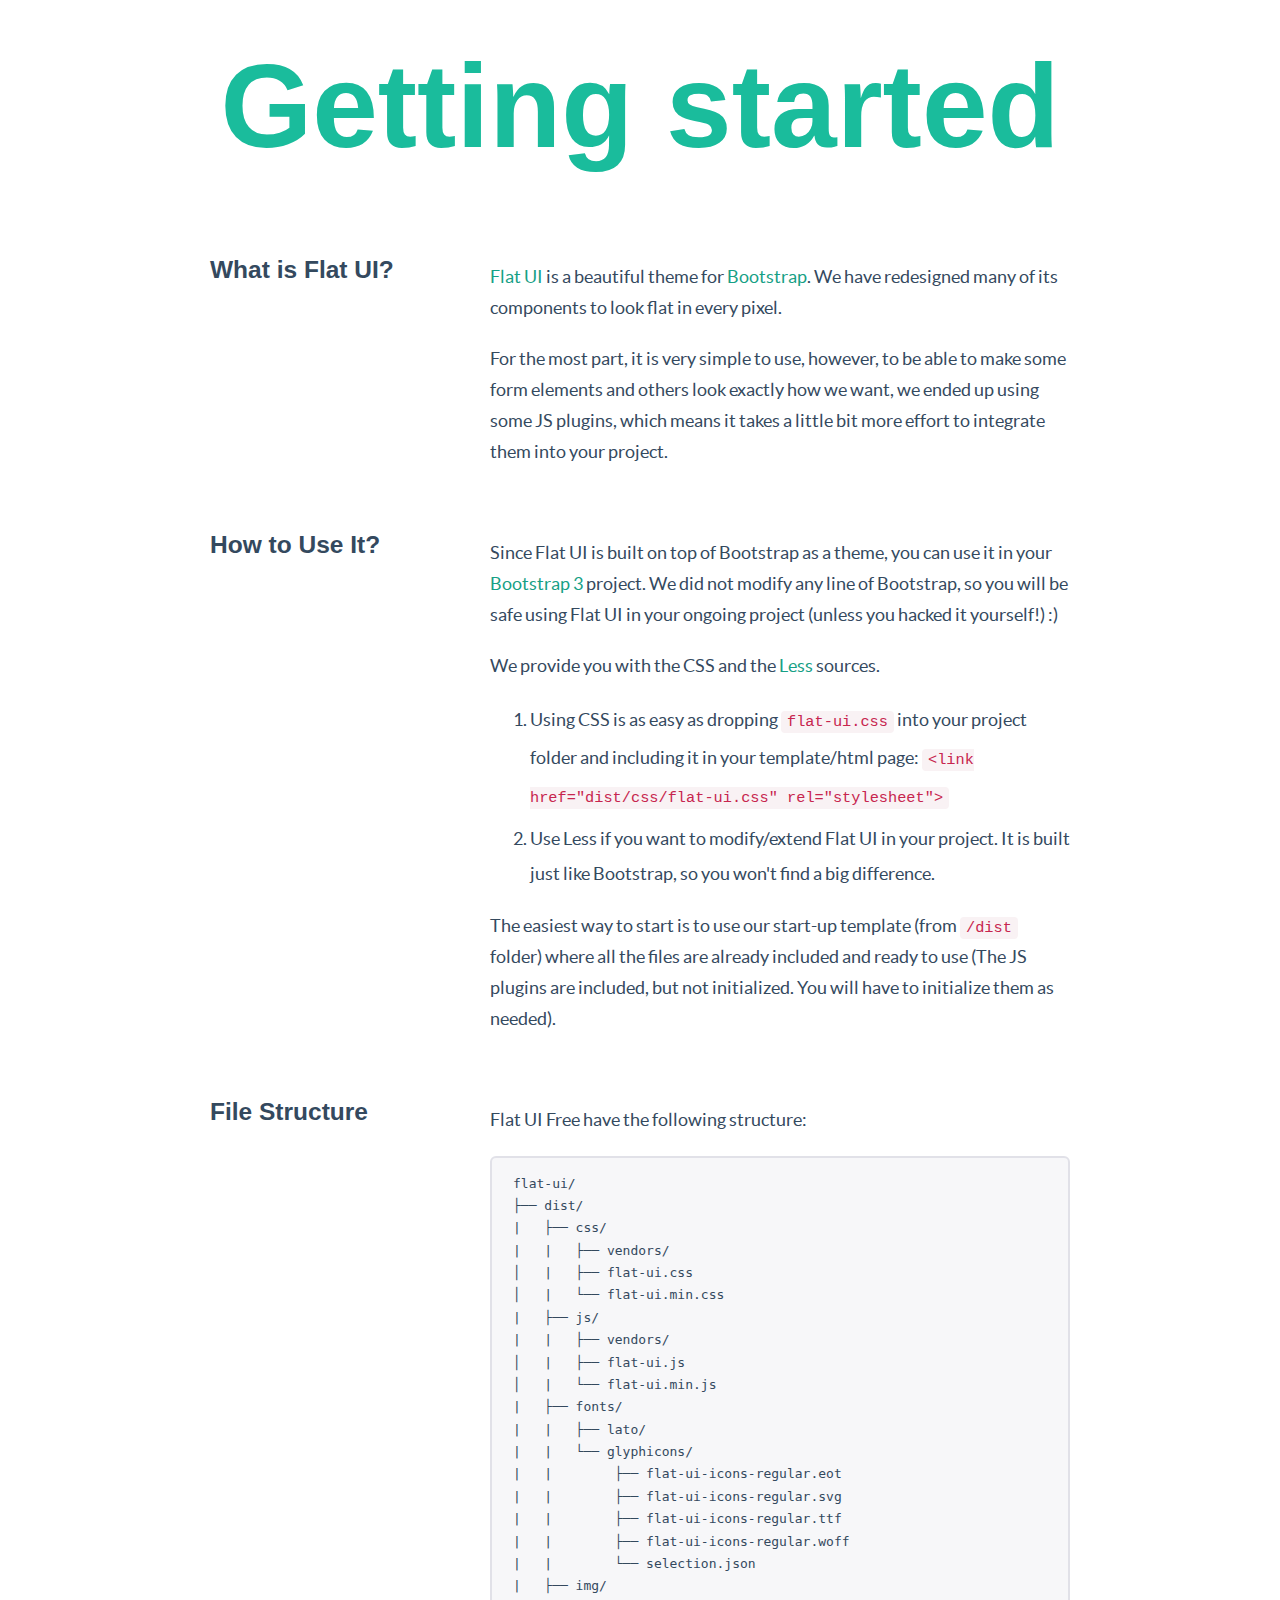
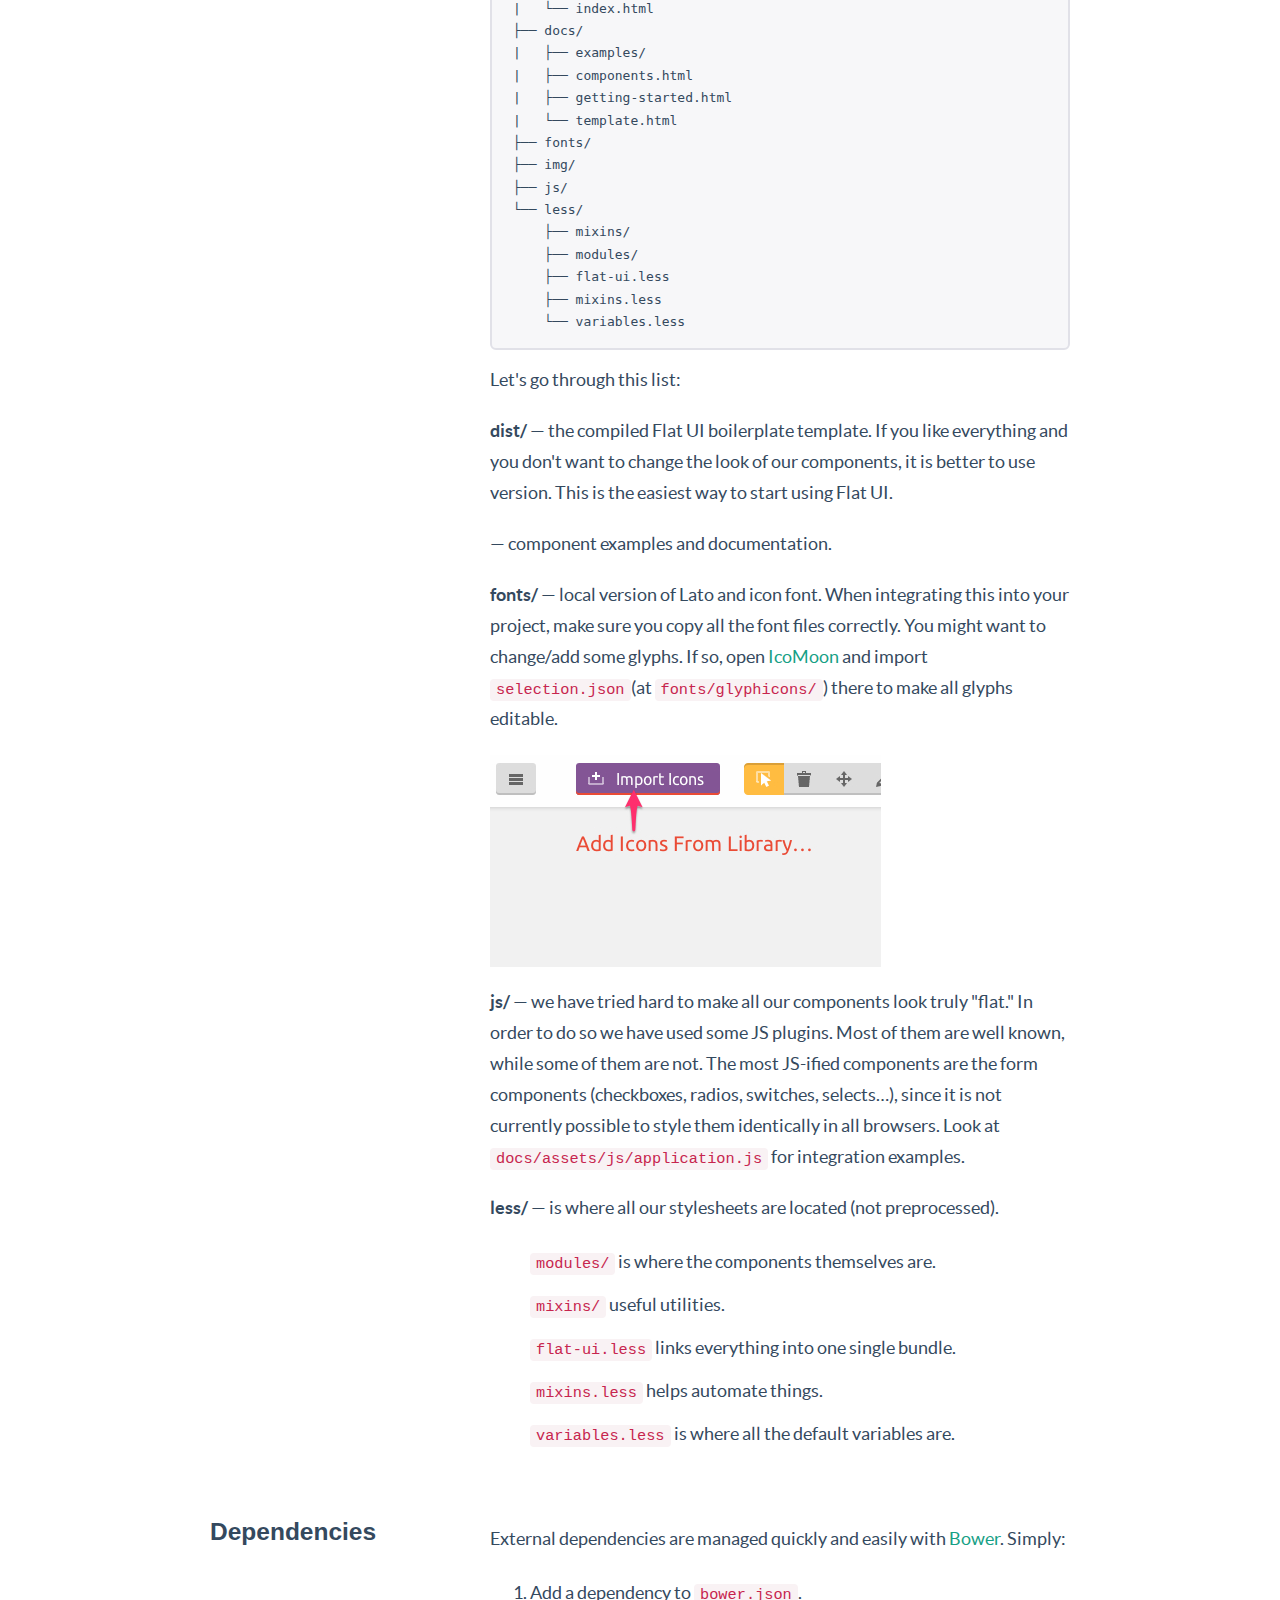
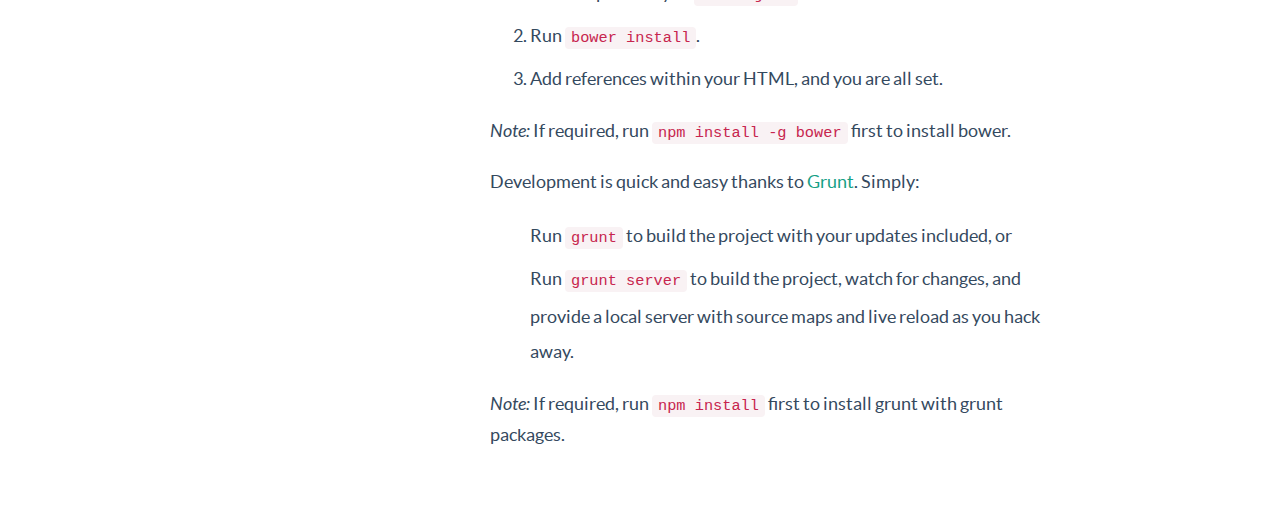
<file: Flat-UI-master/docs/getting-started.html>
<!DOCTYPE html>
<html lang="en">
  <head>
    <meta charset="utf-8">
    <title>Getting started &middot; Flat UI Free</title>
    <meta name="viewport" content="width=device-width, initial-scale=1.0">

    <!-- Loading Bootstrap -->
    <link href="../dist/css/vendor/bootstrap.min.css" rel="stylesheet">

    <!-- Loading Flat UI -->
    <link href="../dist/css/flat-ui.css" rel="stylesheet">
    <link href="assets/css/docs.css" rel="stylesheet">

    <link rel="shortcut icon" href="../img/favicon.ico">

    <!-- HTML5 shim, for IE6-8 support of HTML5 elements. All other JS at the end of file. -->
    <!--[if lt IE 9]>
      <script src="../dist/js/vendor/html5shiv.js"></script>
      <script src="../dist/js/vendor/respond.min.js"></script>
    <![endif]-->
  </head>
  <body>
    <h1 class="demo-headline">Getting started</h1>
    <div class="container">
      <div class="demo-row">
        <div class="demo-title">
          <h3>What is Flat UI?</h3>
        </div>

        <div class="demo-content demo-content-article">
          <p>
            <a href="http://designmodo.com/flat" target="_blank">Flat UI</a>
            is a beautiful theme for <a href="http://getbootstrap.com" target="_blank">Bootstrap</a>.
            We have redesigned many of its components to look flat in every pixel.
          </p>
          <p>
            For the most part, it is very simple to use, however, to be able to make some form elements and others look exactly how we want, we ended up using some JS plugins, which means it takes a little bit more effort to integrate them into your project.
          </p>
        </div>
      </div><!-- /.demo-row -->

      <div class="demo-row">
        <div class="demo-title">
          <h3>How to Use It?</h3>
        </div>

        <div class="demo-content demo-content-article">
          <p>
            Since Flat UI is built on top of Bootstrap as a theme, you can use it in your <a href="http://getbootstrap.com/" target="_blank">Bootstrap 3</a> project.
            We did not modify any line of Bootstrap, so you will be safe using Flat UI in your ongoing project
            (unless you hacked it yourself!) :)
          </p>
          <p>
            We provide you with the CSS and the <a href="http://lesscss.org/" target="_blank">Less</a> sources.
          </p>
          <ol>
            <li>
              Using CSS is as easy as dropping <code>flat-ui.css</code> into your project folder and
              including it in your template/html page:
              <code>&lt;link href="dist/css/flat-ui.css" rel="stylesheet"&gt;</code>
            </li>
            <li>
              Use Less if you want to modify/extend Flat UI in your project. It is built just like Bootstrap, so
              you won't find a big difference.
            </li>
          </ol>
          <p>
            The easiest way to start is to use our start-up template (from <code>/dist</code> folder) where all the files are already included
            and ready to use (The JS plugins are included, but not initialized. You will have to initialize them as needed).
          </p>
        </div>
      </div><!-- /.demo-row -->

      <div class="demo-row">
        <div class="demo-title">
          <h3>File Structure</h3>
        </div>

        <div class="demo-content demo-content-article">
          <p>
            Flat UI Free have the following structure:
          </p>
<pre class="prettyprint">
flat-ui/
├── dist/
|   ├── css/
|   |   ├── vendors/
│   |   ├── flat-ui.css
│   |   └── flat-ui.min.css
|   ├── js/
|   |   ├── vendors/
│   |   ├── flat-ui.js
│   |   └── flat-ui.min.js
|   ├── fonts/
|   |   ├── lato/
|   |   └── glyphicons/
|   |        ├── flat-ui-icons-regular.eot
|   |        ├── flat-ui-icons-regular.svg
|   |        ├── flat-ui-icons-regular.ttf
|   |        ├── flat-ui-icons-regular.woff
|   |        └── selection.json
|   ├── img/
|   └── index.html
├── docs/
|   ├── examples/
|   ├── components.html
|   ├── getting-started.html
|   └── template.html
├── fonts/
├── img/
├── js/
└── less/
    ├── mixins/
    ├── modules/
    ├── flat-ui.less
    ├── mixins.less
    └── variables.less
</pre>
          <p>
            Let's go through this list:
          </p>

          <p>
            <strong>dist/</strong> &mdash; the compiled Flat UI boilerplate template. If you like everything and you don't want
            to change the look of our components, it is better to use version. This is the easiest
            way to start using Flat UI.
          </p>

          <p>
            <strong></strong> &mdash; component examples and documentation.
          </p>

          <p>
            <strong>fonts/</strong> &mdash; local version of Lato and icon font. When integrating this into your project, make sure you
            copy all the font files correctly. You might want to change/add some glyphs. If so, open
            <a href="http://icomoon.io/app">IcoMoon</a> and import <code>selection.json</code>(at <code>fonts/glyphicons/</code>)
            there to make all glyphs editable.
          </p>

          <p>
            <img src="assets/img/getting-started/icomoon_import.jpg" alt="" />
          </p>

          <p>
            <strong>js/</strong> &mdash; we have tried hard to make all our components look truly "flat." In order to do
            so we have used some JS plugins. Most of them are well known, while some of them are not. The most JS-ified
            components are the form components (checkboxes, radios, switches, selects…), since it is not currently possible
            to style them identically in all browsers. Look at <code>docs/assets/js/application.js</code> for integration
            examples.
          </p>

          <p>
            <strong>less/</strong> &mdash; is where all our stylesheets are located (not preprocessed).
          </p>

          <ul>
            <li>
              <code>modules/</code> is where the components themselves are.
            </li>
            <li>
              <code>mixins/</code> useful utilities.
            </li>
            <li>
              <code>flat-ui.less</code> links everything into one single bundle.
            </li>
            <li>
              <code>mixins.less</code> helps automate things.
            </li>
            <li>
              <code>variables.less</code> is where all the default variables are.
            </li>
          </ul>

        </div>
      </div><!-- /.demo-row -->

      <div class="demo-row">
        <div class="demo-title">
          <h3>Dependencies</h3>
        </div>

        <div class="demo-content demo-content-article">
          <p>
            External dependencies are managed quickly and easily with <a href="http://bower.io">Bower</a>. Simply:
          </p>
          <ol>
            <li>
              Add a dependency to <code>bower.json</code>.
            </li>
            <li>
              Run <code>bower install</code>.
            </li>
            <li>
              Add references within your HTML, and you are all set.
            </li>
          </ol>
          <p>
            <em>Note:</em> If required, run <code>npm install -g bower</code> first to install bower.
          </p>
          <p>
            Development is quick and easy thanks to <a href="http://gruntjs.com/">Grunt</a>. Simply:
          </p>
          <ul>
            <li>
              Run <code>grunt</code> to build the project with your updates included, or
            </li>
            <li>
              Run <code>grunt server</code> to build the project, watch for changes, and provide a local server with source maps and live reload as you hack away.
            </li>
          </ul>
          <p>
            <em>Note:</em> If required, run <code>npm install</code> first to install grunt with grunt packages.
          </p>
        </div>
      </div><!-- /.demo-row -->

    </div><!-- /.container -->
  </body>
</html>
</file>
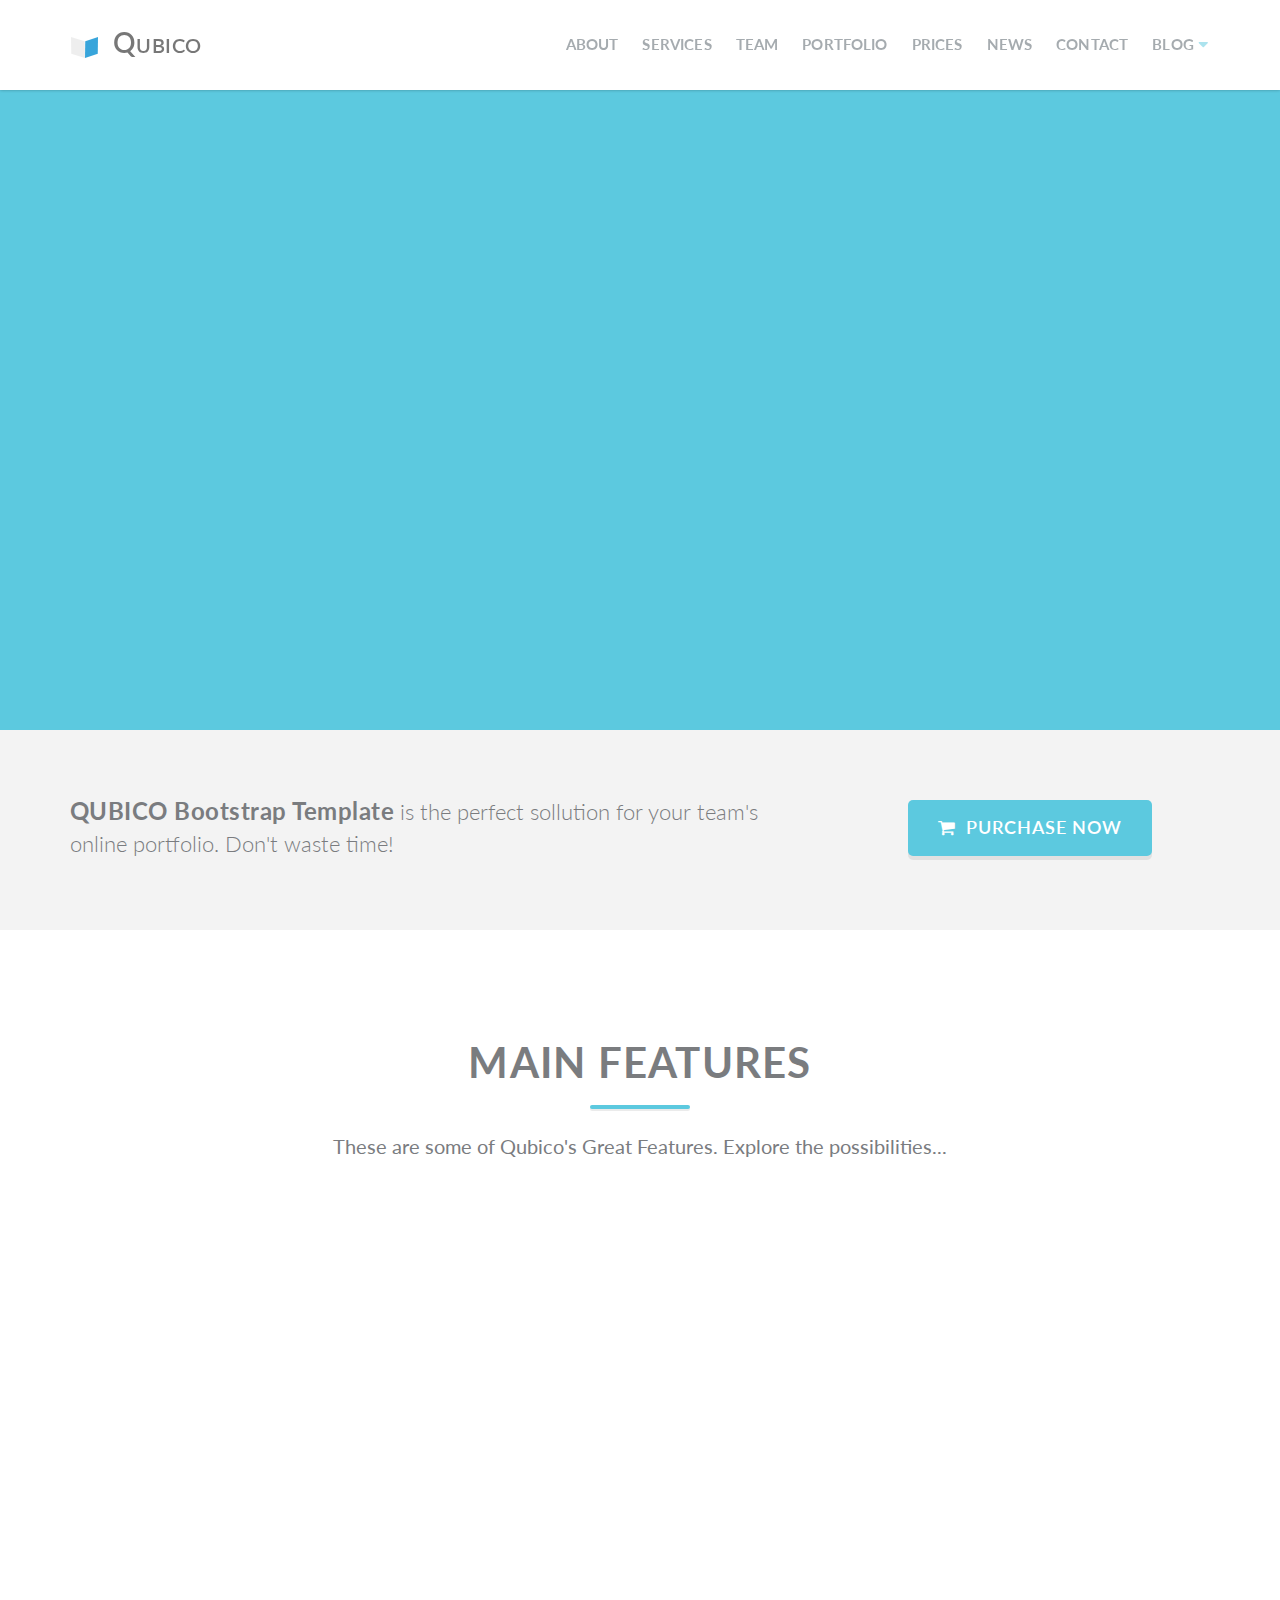
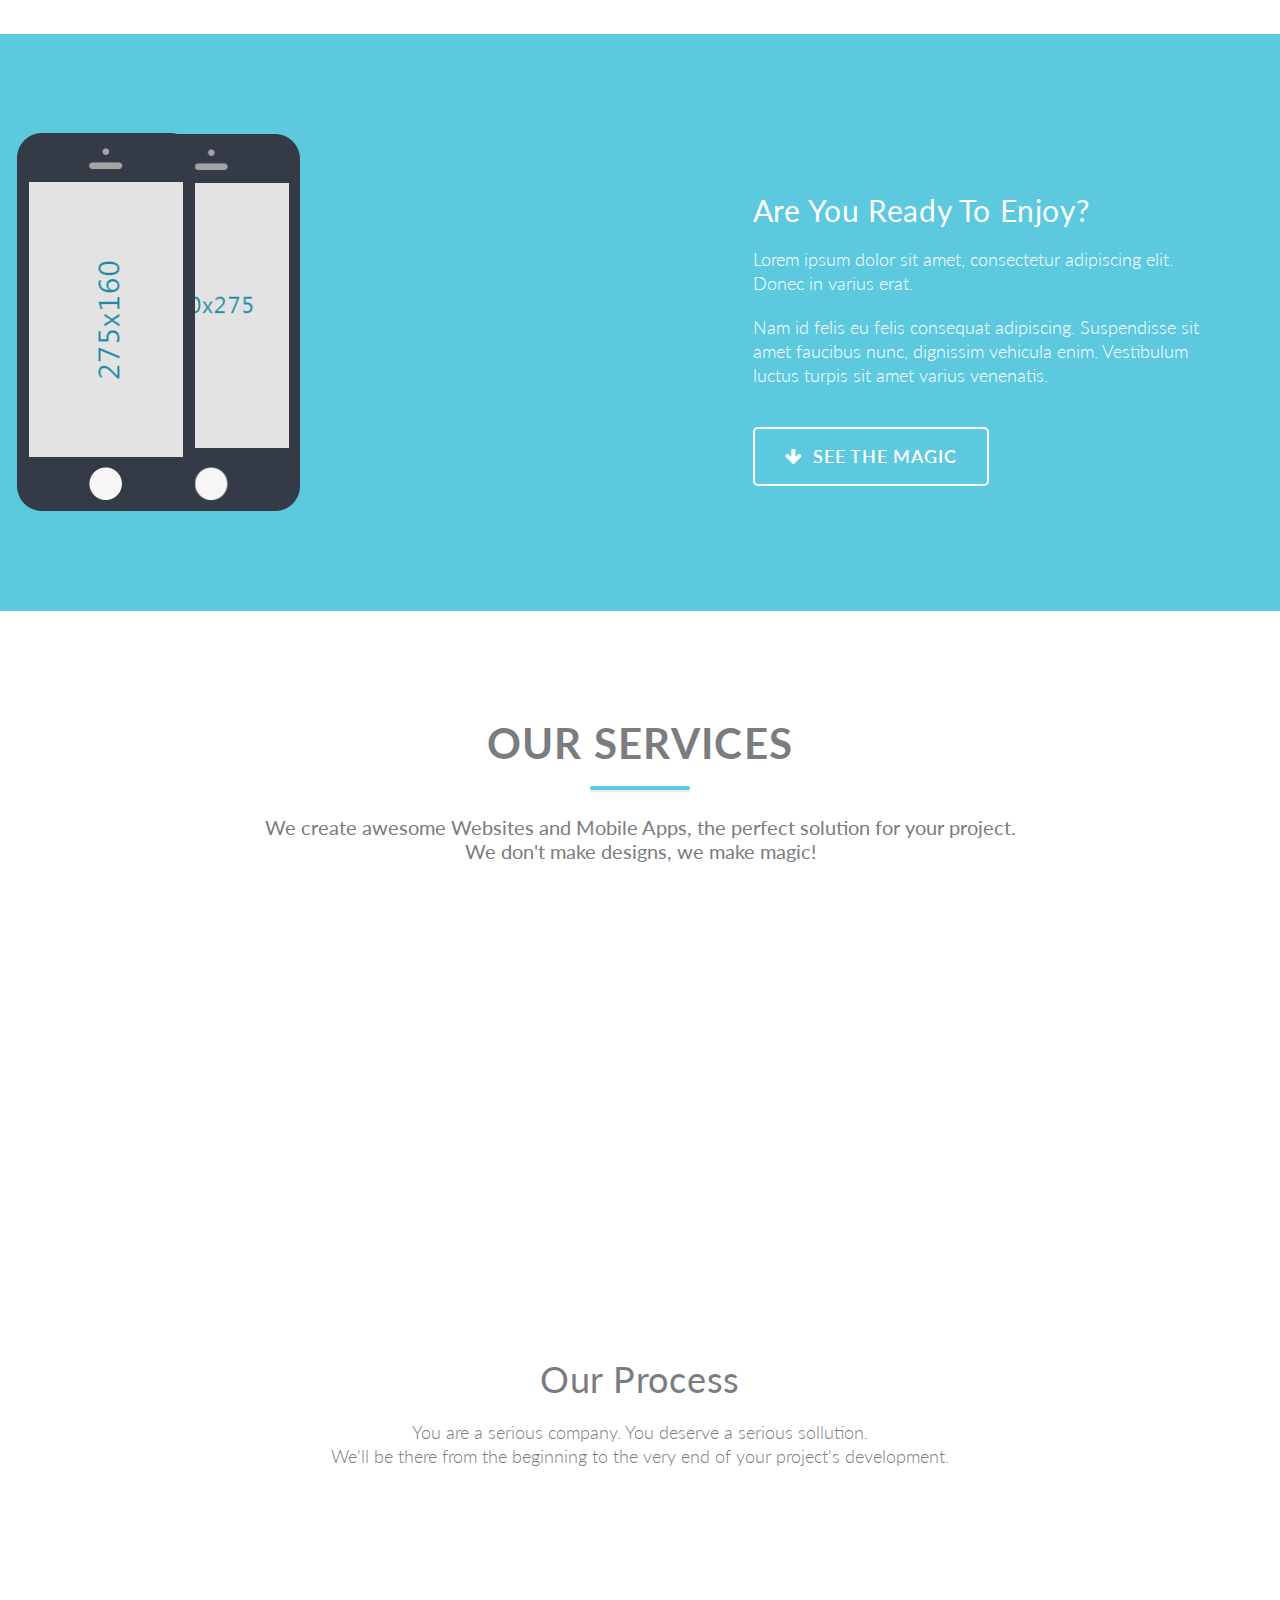
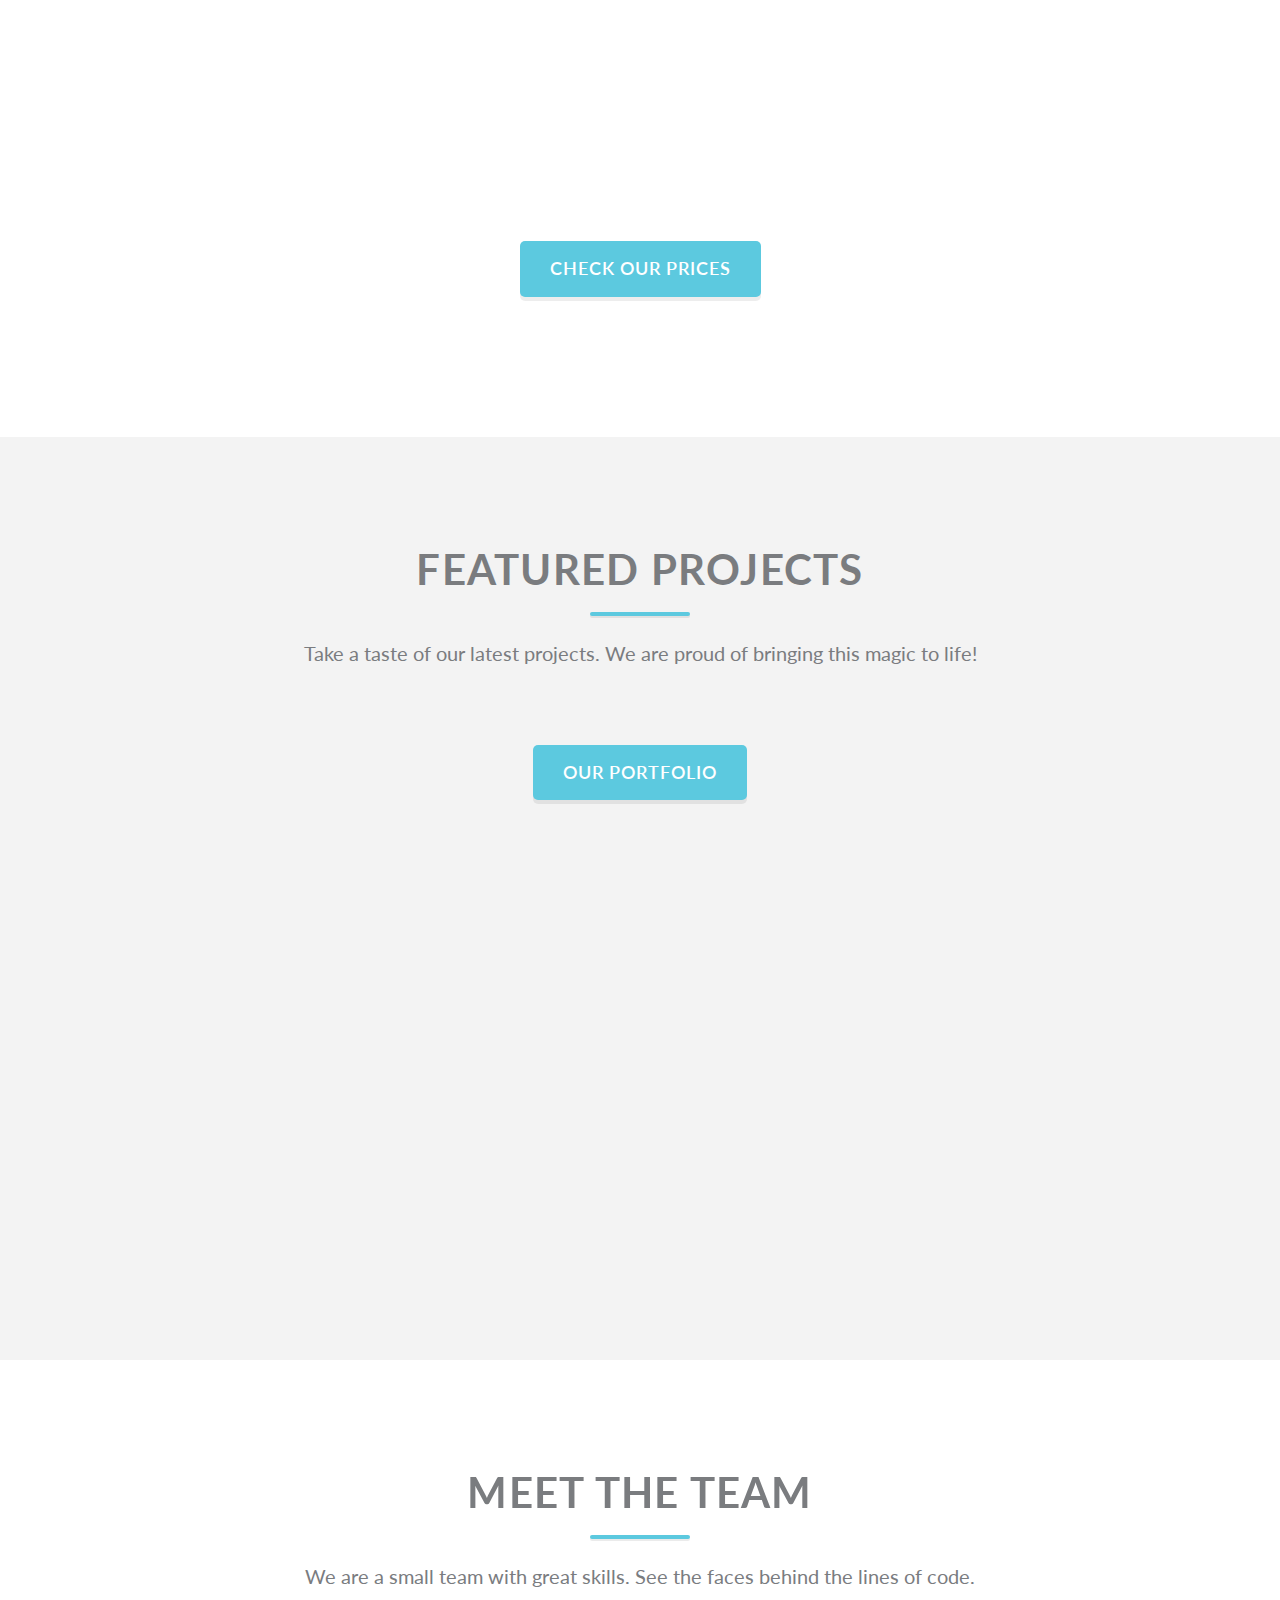
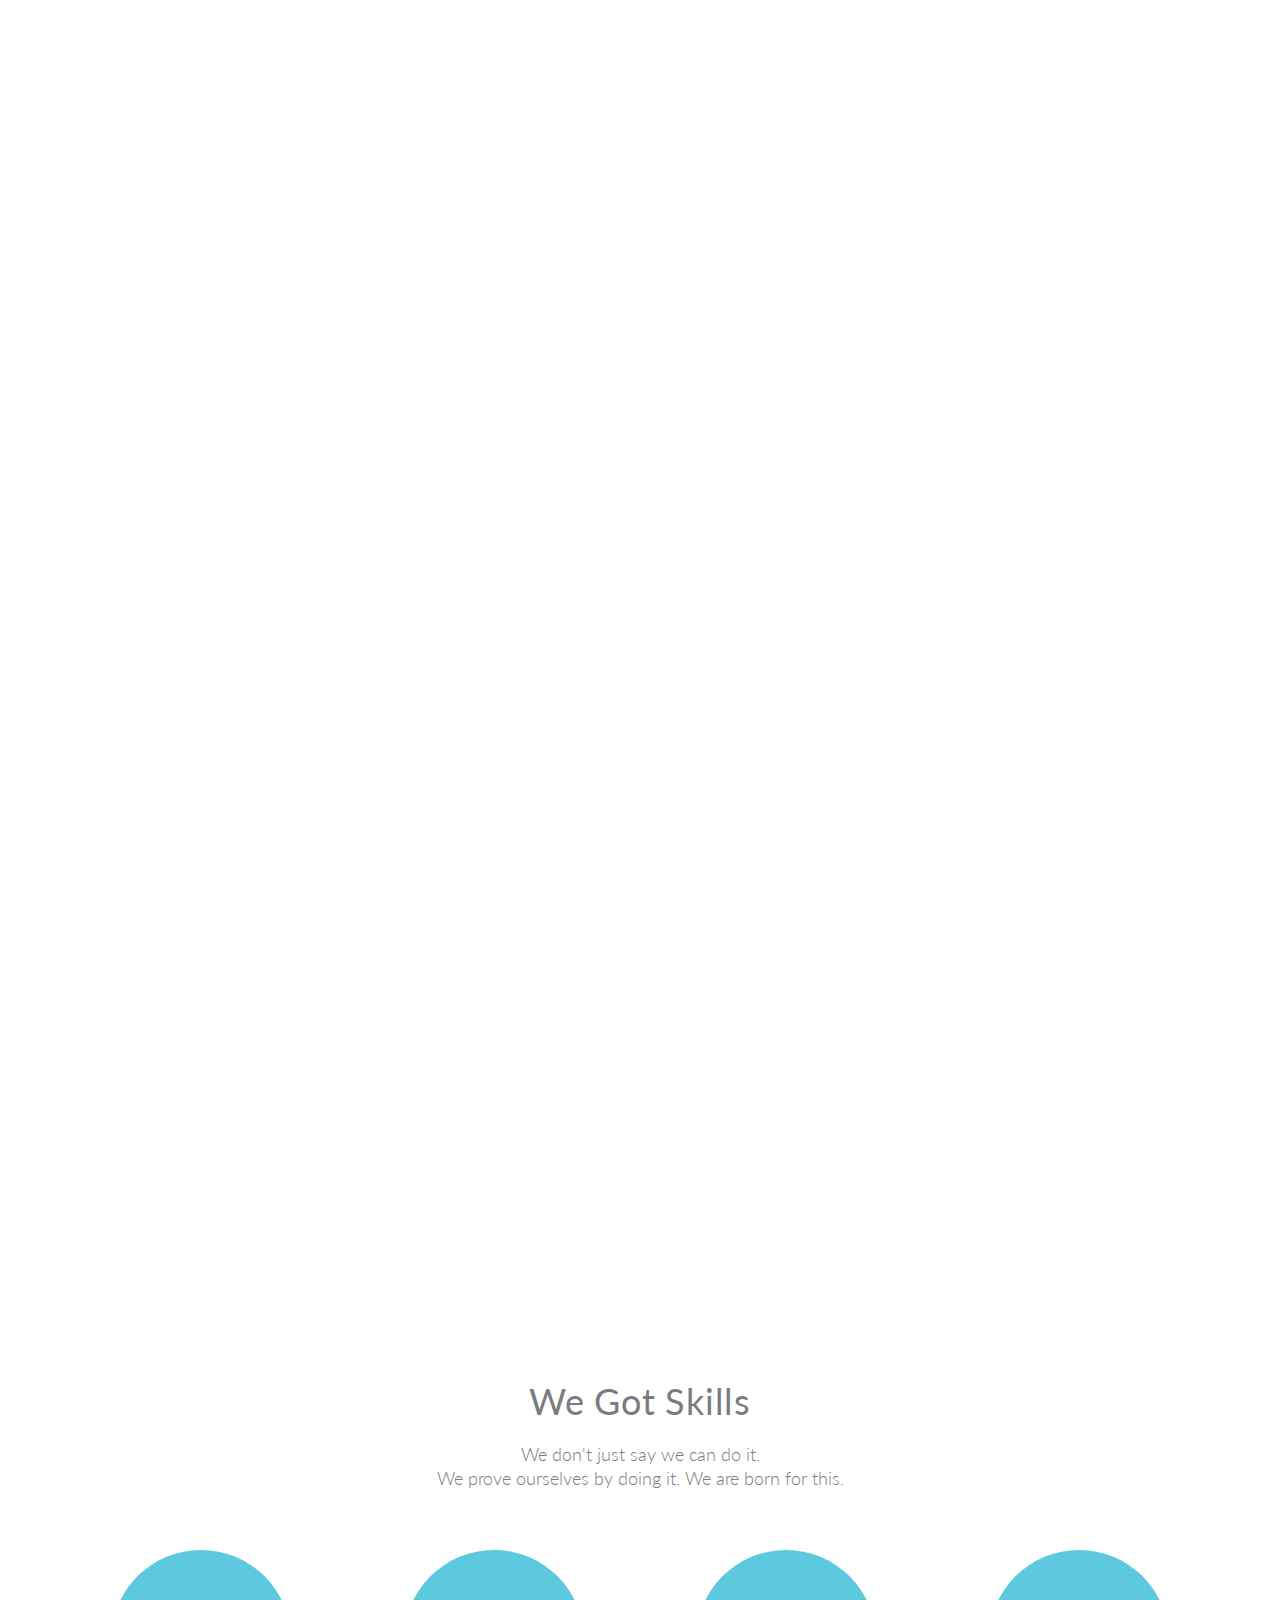
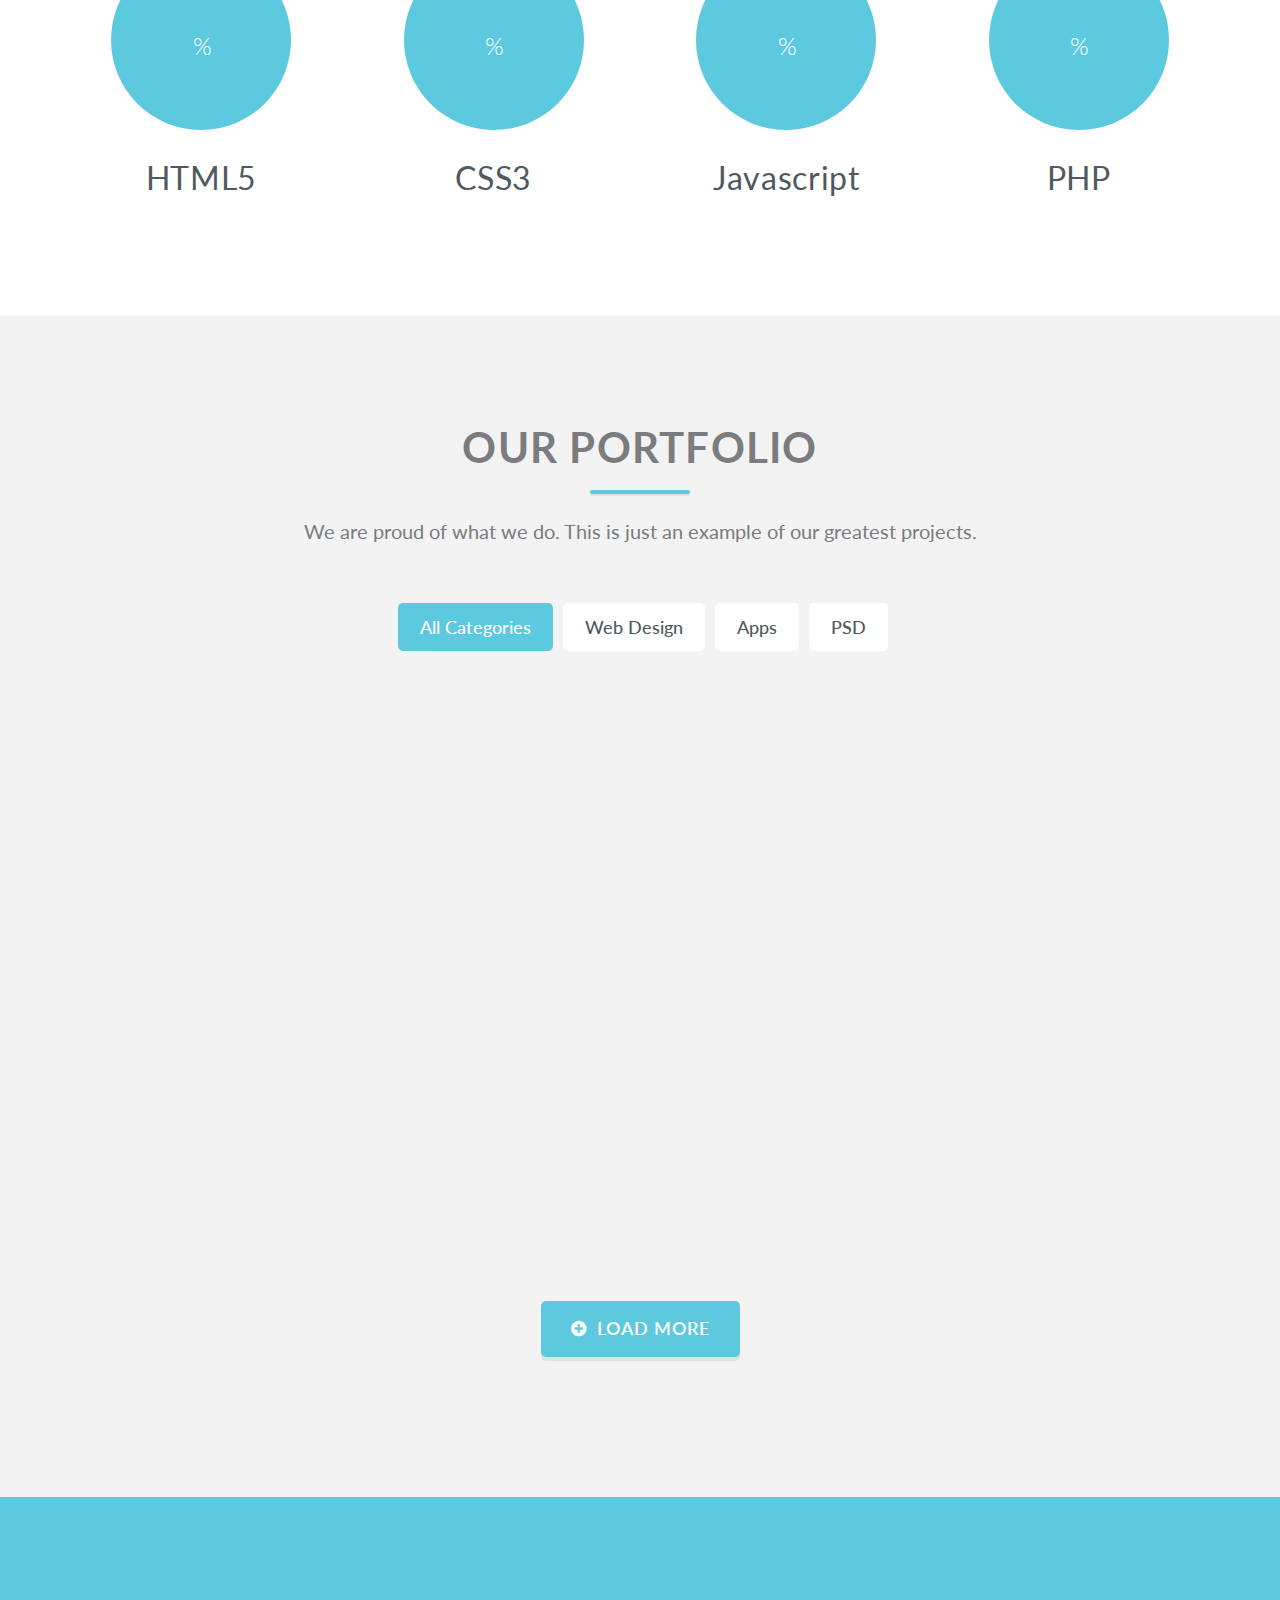
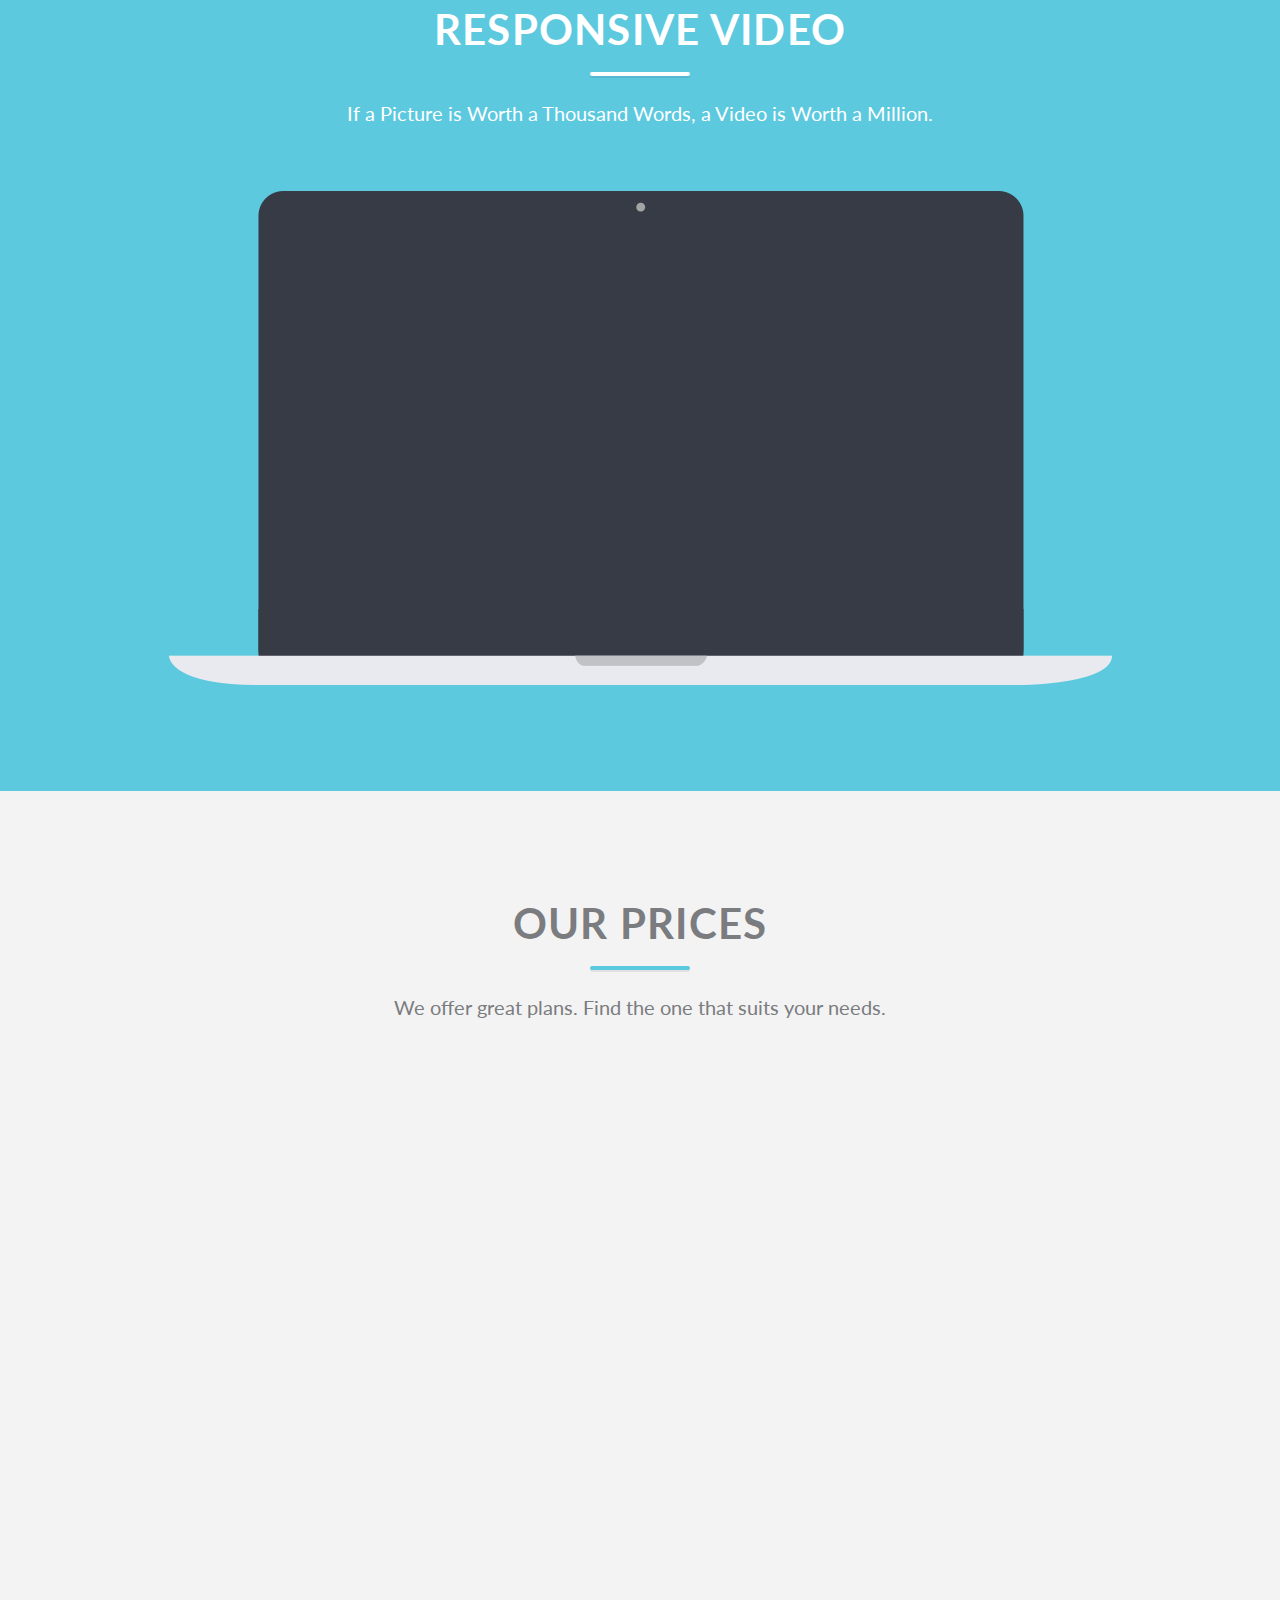
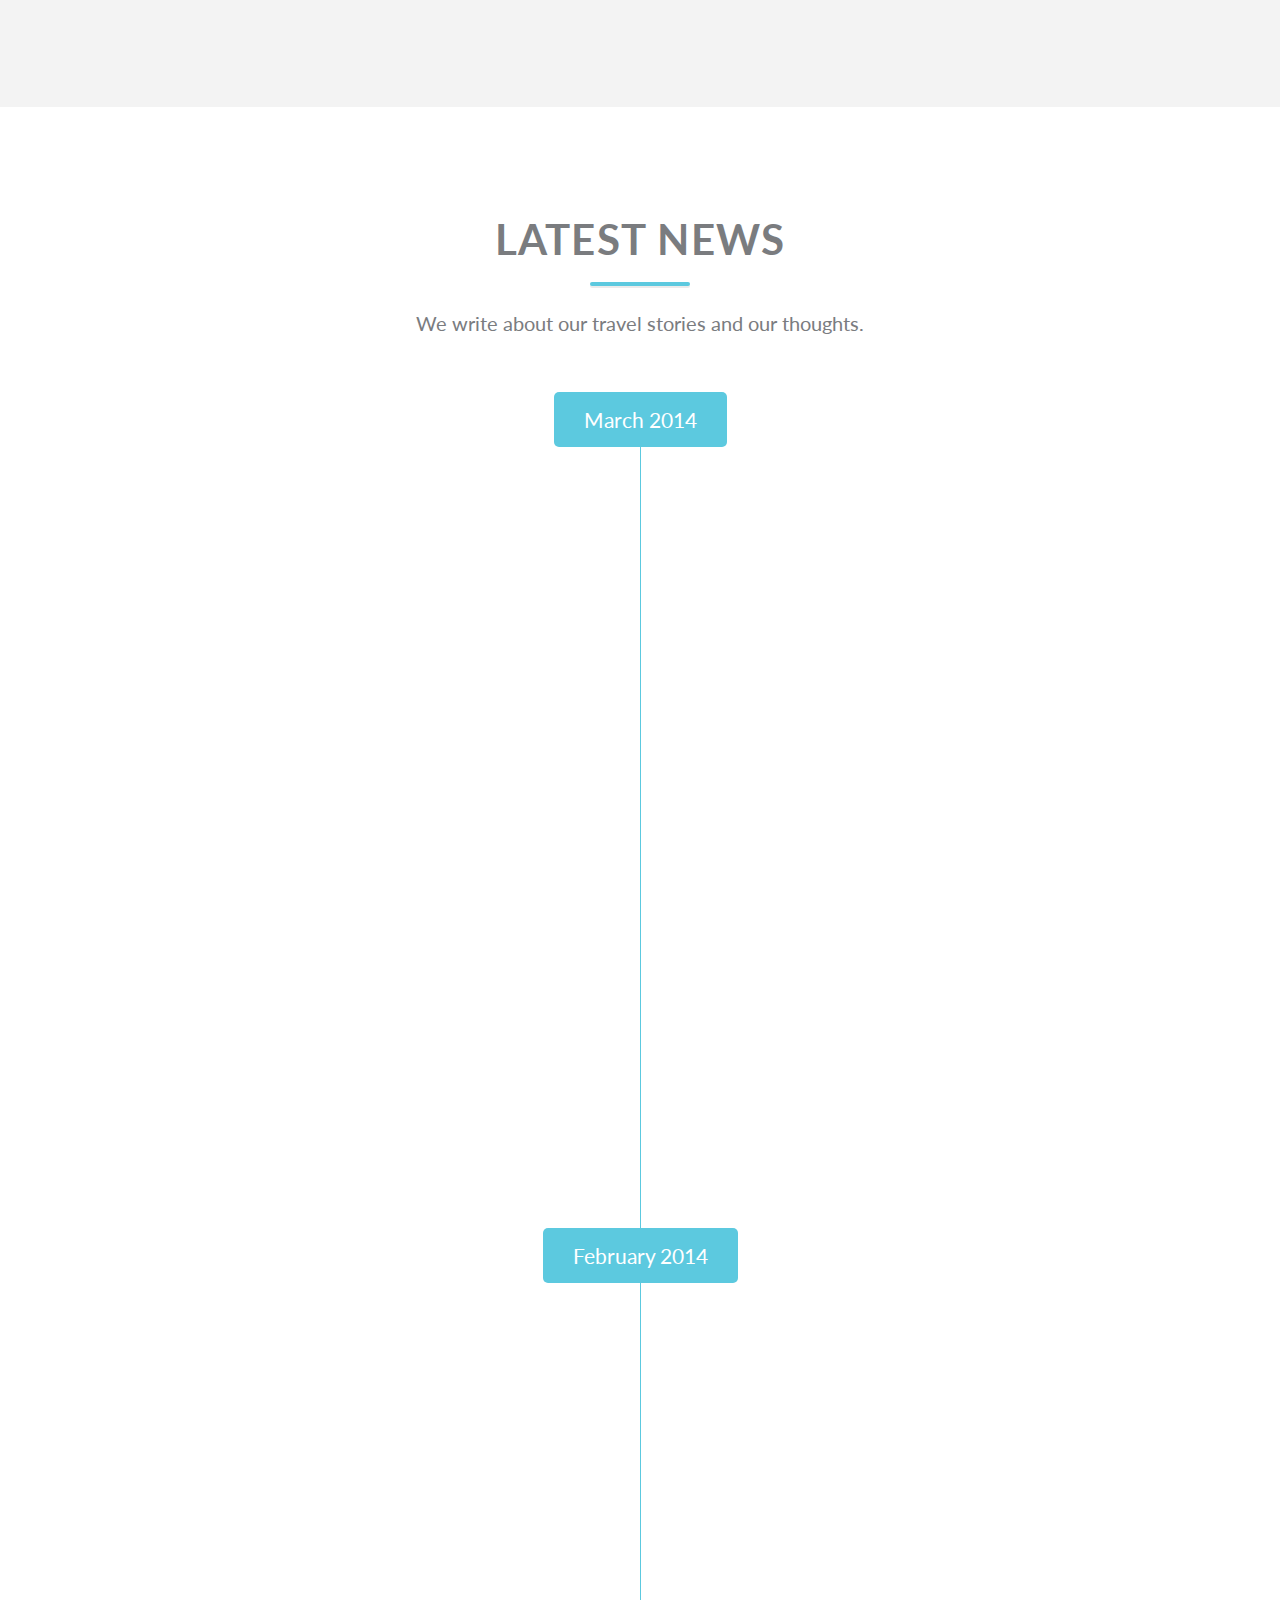
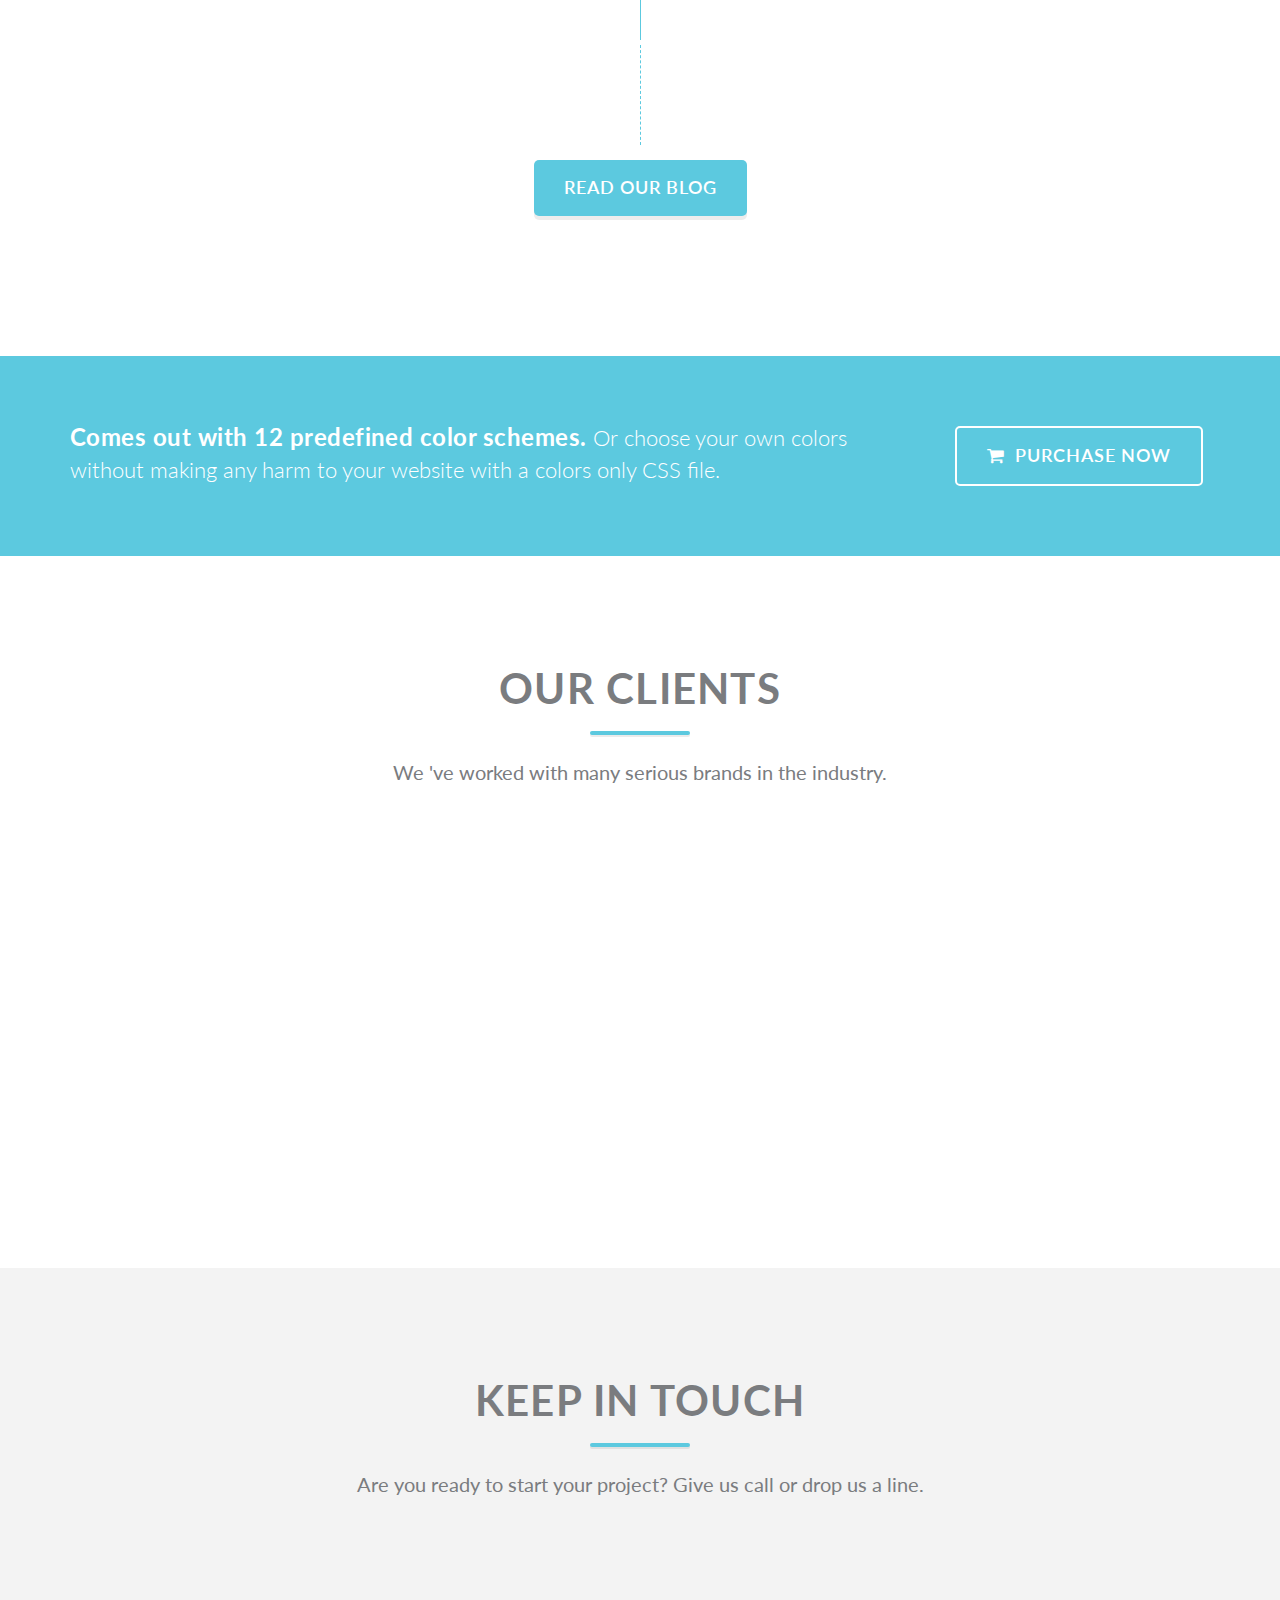
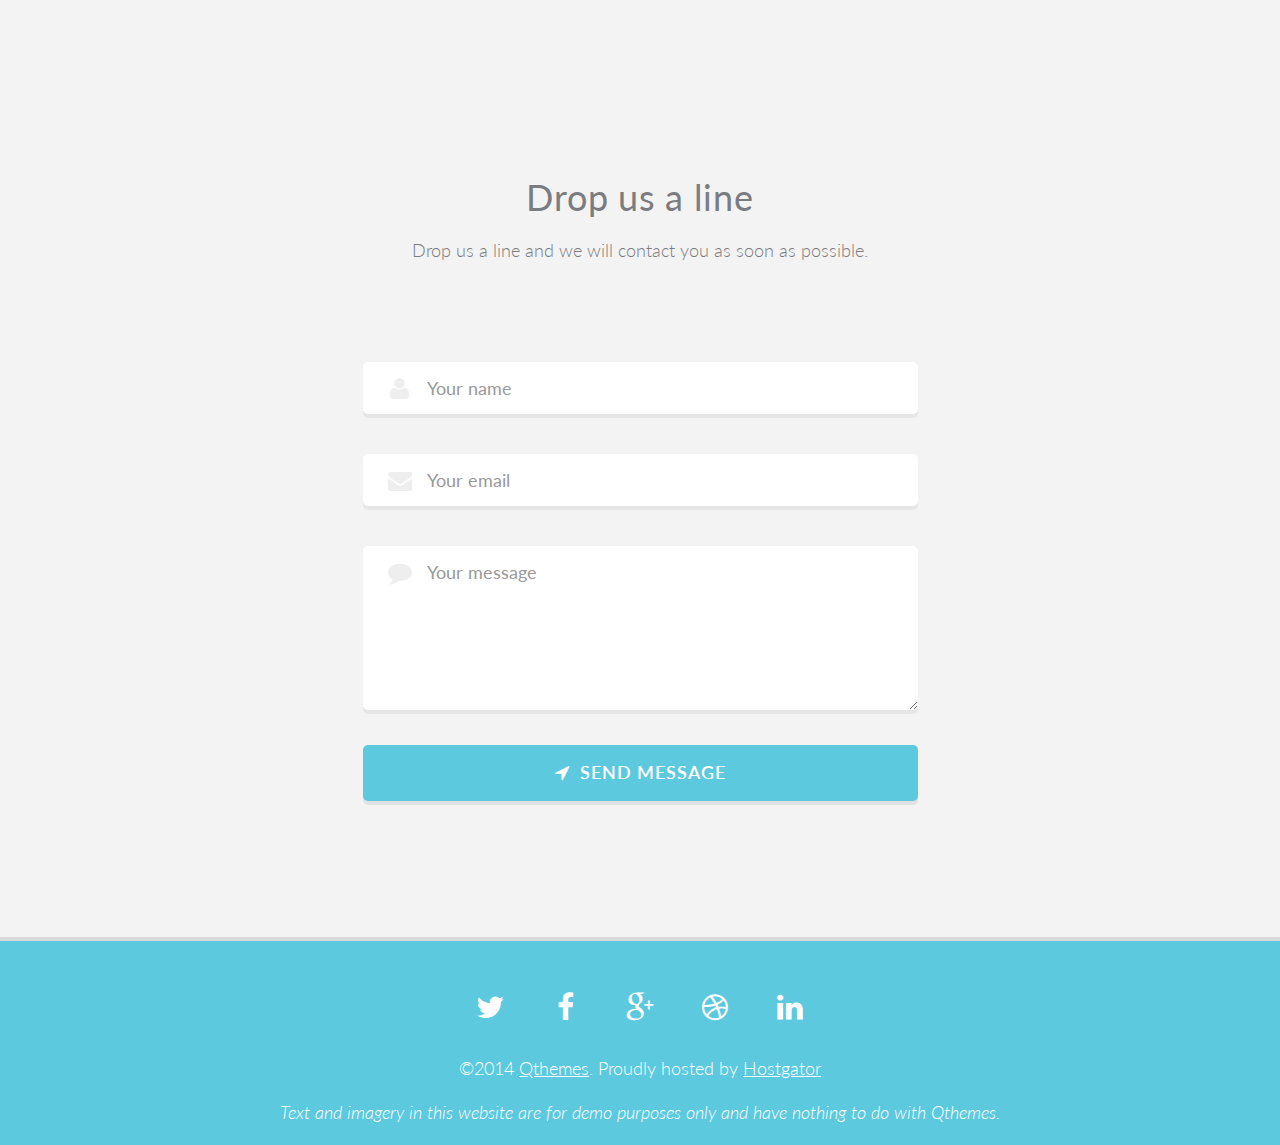
<file: qubico/HTML/idevices-slider.html>
<!DOCTYPE html>
<html lang="en-US" class="no-js">
	<head>

		<!-- ==============================================
		Title and Meta Tags
		=============================================== -->
		<meta charset="utf-8">
		<title>Qubico | One-Page Creative Portfolio</title>
		<meta name="viewport" content="width=device-width, initial-scale=1, maximum-scale=1">
		<meta http-equiv="X-UA-Compatible" content="IE=edge">

		<!-- ==============================================
		Favicons
		=============================================== -->
		<link rel="shortcut icon" href="assets/favicon.ico">
		<link rel="apple-touch-icon" href="assets/apple-touch-icon.png">
		<link rel="apple-touch-icon" sizes="72x72" href="assets/apple-touch-icon-72x72.png">
		<link rel="apple-touch-icon" sizes="114x114" href="assets/apple-touch-icon-114x114.png">
		
		<!-- ==============================================
		CSS
		=============================================== -->    
		<link rel="stylesheet" href="css/bootstrap.min.css">
		<link rel="stylesheet" href="css/font-awesome.css">
		<link rel="stylesheet" href="css/flexslider.css">
		<link rel="stylesheet" href="css/sequencejs-qubico.css" />
		<link rel="stylesheet" href="css/colorbox.css" />
		<link rel="stylesheet" href="css/qubico.css">
		<link rel="stylesheet" href="css/qubico-cyan.css">
		
		
		<!-- ==============================================
		Fonts
		=============================================== -->
		<link href='http://fonts.googleapis.com/css?family=Dosis:600,700,800' rel='stylesheet' type='text/css'>
		<link href='http://fonts.googleapis.com/css?family=Lato:400,300,300italic,400italic,700,700italic,900' rel='stylesheet' type='text/css'>
		
		<!-- ==============================================
		JS
		=============================================== -->
			
		<!--[if lt IE 9]>
			<script src="js/respond.min.js"></script>
		<![endif]-->
		
		<script type="text/javascript" src="js/libs/modernizr.min.js"></script>
		
		
	</head>
  
	<body data-spy="scroll" data-target="#main-nav" data-offset="400">
		<!-- ==============================================
		MAIN NAV
		=============================================== -->
		<div id="main-nav" class="navbar navbar-fixed-top">
			<div class="container">
			
				<div class="navbar-header">
				
					<button type="button" class="navbar-toggle" data-toggle="collapse" data-target="#site-nav">
						<span class="icon-bar"></span><span class="icon-bar"></span><span class="icon-bar"></span>
					</button>
					
					<!-- ======= LOGO ========-->
					<a class="navbar-brand scrollto" href="#home">
						<span class="logo-small"><img src="assets/logo-small.png" alt=""/></span>
						<span class="to-top"><i class="fa fa-arrow-up"></i></span>
						
						Qubico
						
						<!-- ==== Image Logo ==== -->
						<!--<img class="site-logo" src="assets/logo.png" alt="logo" />-->
					</a>
					
				</div>
				
				<div id="site-nav" class="navbar-collapse collapse">
					<ul class="nav navbar-nav navbar-right">
						<li class="sr-only">
							<a href="#home" class="scrollto">Home</a>
						</li>
						<li>
							<a href="#about" class="scrollto">About</a>
						</li>
						<li>
							<a href="#services" class="scrollto">Services</a>
						</li>
						<li>
							<a href="#team" class="scrollto">Team</a>
						</li>
						<li>
							<a href="#portfolio" class="scrollto">Portfolio</a>
						</li>
						<li>
							<a href="#pricing" class="scrollto">Prices</a>
						</li>
						<li class="new-feature">
							<a href="#news" class="scrollto">News</a>
						</li>
						<li>
							<a href="#contact" class="scrollto">Contact</a>
						</li>
						<li class="submenu new-feature">
							<a href="blog/blog.html">Blog</a>
							<ul>
								<li><a href="blog/blog-ajax.html">Ajax Blog</a></li>
								<li><a href="blog/blog.html">Standard Blog</a></li>
								<li><a href="blog/following-the-train.html">Single Blog Post</a></li>
							</ul>
						</li>
					</ul>
				</div><!--End navbar-collapse -->
				
			</div><!--End container -->
			
		</div><!--End main-nav -->
		
		<!-- ==============================================
		HEADER
		=============================================== -->
		<header id="home" class="jumbotron">
			
			<div id="sequence-theme">
			
				<div id="sequence">

					<ul class="controls">
						<li class="sequence-prev"><i class="fa fa-angle-left fa-fw"></i></li>
						<li class="sequence-next"><i class="fa fa-angle-right fa-fw"></i></li>
					</ul>

					<ul class="sequence-canvas container">
						<li class="animate-in">
							<div class="message-slide1">
								<h2 class="title in-from-left fast">Welcome to Qubico</h2>
								<p class="in-from-bottom fast delay2">The New Bootstrap template from Qthemes</p>
							</div>
							<div class="slide1-img in-from-right slow delay1">
								<img class="img-responsive" src="assets/slider/imac.png" alt="" />
								<div class="imac-screen">
									<img class="img-responsive" src="assets/slider/placeholder-500x300.jpg" alt="" />
								</div>
							</div>
						</li>
						<li>
							<div class="message-slide2">
								<h2 class="title in-from-right fast delay1">Modern &amp; Powerfull</h2>
								<p class="in-from-bottom fast delay2">Showcase your Portfolio with Style with Qubico's Great Features</p>
							</div>
							<div class="slide2-img in-from-top fast">
								<img class="img-responsive" src="assets/slider/ipad-flat.png" alt="" />
								<div class="ipad-screen">
									<img class="img-responsive" src="assets/slider/placeholder-300x400.jpg" alt="" />
								</div>
							</div>
						</li>
						<li>
							<div class="message-slide3">
								<h2 class="title in-from-left fast delay1">100% Responsive Design</h2>
								<p class="in-from-left fast delay3">On modern browsers, old browsers (IE8+) and touch devices</p>
							</div>
							<div class="slide3-img1 in-from-top fast">
								<img class="img-responsive" src="assets/slider/imac.png" alt="" />
								<div class="imac-screen">
									<img class="img-responsive" src="assets/slider/placeholder-500x300.jpg" alt="" />
								</div>
							</div>
							<div class="slide3-img2 in-from-top fast delay1">
								<img class="img-responsive" src="assets/slider/ipad-flat.png" alt="" />
								<div class="ipad-screen">
									<img class="img-responsive" src="assets/slider/placeholder-300x400.jpg" alt="" />
								</div>
							</div>
							<div class="slide3-img3 in-from-top fast delay2">
								<img class="img-responsive" src="assets/slider/iphone-flat.png" alt="" />
								<div class="iphone-screen">
									<img class="img-responsive" src="assets/slider/placeholder-80x140.jpg" alt="" />
								</div>
							</div>
						</li>
					</ul>

				</div>
				
			</div>
			
		</header><!--End header -->
		
		<!-- ==============================================
		CALL TO ACTION
		=============================================== -->			
		<section class="gray-bg cta">
		
			<div class="container">
			
				<div class="row">
					<div class="col-md-8 cta-message">
						<p><strong>QUBICO Bootstrap Template</strong> is the perfect sollution for your team's online portfolio. Don't waste time!</p>
					</div>
					<div class="col-md-4 cta-button">
						<p class="text-center"><a class="btn btn-qubico" href="#link"><i class="fa fa-shopping-cart"></i>Purchase Now</a></p>
					</div>
				</div><!--End row-->
				
			</div><!--End container -->
			
		</section><!--End Call to Action -->
		
		<!-- ==============================================
		FEATURES
		=============================================== -->
		<section id="about" class="white-bg padding-top-bottom">
		
			<div class="container features">
				
				<h1 class="section-title">Main Features</h1>
				<p class="section-description">These are some of Qubico's Great Features. Explore the possibilities...</p>
				
				<div class="row">
				
					<div class="col-sm-4 scrollimation fade-up">
						
						<div class="media">
							<div class="icon pull-left">
								<i class="media-object icon-1 fa fa-html5"></i>
								<i class="media-object icon-2 fa fa-css3"></i>
							</div>
							
							<div class="media-body">
								<h4>HTML5 &amp; CSS3</h4>
								<p>Lorem Ipsum is simply dummy text of the printing and typesetting industry.</p>
							</div>
						</div>
						
					</div>
					
					<div class="col-sm-4 scrollimation fade-up d1">
						
						<div class="media">
							<div class="icon pull-left">
								<i class="media-object icon-1 fa fa-mobile"></i>
								<i class="media-object icon-2 fa fa-desktop"></i>
							</div>
							
							<div class="media-body">
								<h4>Responsive Design</h4>
								<p>Lorem Ipsum is simply dummy text of the printing and typesetting industry.</p>
							</div>
						</div>
						
					</div>
					
					<div class="col-sm-4 scrollimation fade-up d2">
						
						<div class="media">
							<div class="icon pull-left">
								<i class="media-object icon-1 fa fa-leaf"></i>
								<i class="media-object icon-2 fa fa-pencil"></i>
							</div>
							
							<div class="media-body">
								<h4>Unique &amp; Modern</h4>
								<p>Lorem Ipsum is simply dummy text of the printing and typesetting industry.</p>
							</div>
						</div>
						
					</div>
					
				</div>
				
				<div class="row">
					
					<div class="col-sm-4 scrollimation fade-up">
						
						<div class="media">
							<div class="icon pull-left">
								<i class="media-object icon-1 fa fa-heart-o"></i>
								<i class="media-object icon-2 fa fa-heart"></i>
							</div>
							
							<div class="media-body">
								<h4>Lovely Colors</h4>
								<p>Lorem Ipsum is simply dummy text of the printing and typesetting industry.</p>
							</div>
						</div>
						
					</div>
					
					<div class="col-sm-4 scrollimation fade-up d1">
						
						<div class="media">
							<div class="icon pull-left">
								<i class="media-object icon-1 fa fa-cog"></i>
								<i class="media-object icon-2 fa fa-cogs"></i>
							</div>
							
							<div class="media-body">
								<h4>Great Options</h4>
								<p>Lorem Ipsum is simply dummy text of the printing and typesetting industry.</p>
							</div>
						</div>
						
					</div>
					
					<div class="col-sm-4 scrollimation fade-up d2">
						
						<div class="media">
							<div class="icon pull-left">
								<i class="media-object icon-1 fa fa-star-o"></i>
								<i class="media-object icon-2 fa fa-star"></i>
							</div>
							
							<div class="media-body">
								<h4>5-star Support</h4>
								<p>Lorem Ipsum is simply dummy text of the printing and typesetting industry.</p>
							</div>
						</div>
						
					</div>
					
				</div>
			
			</div>
			
		</section>
		
		<!-- ==============================================
		CALL TO ACTION (IPHONES)
		=============================================== -->
		<section class="color-bg light-typo padding-top-bottom cta-iphones">
		
			<div class="container">
				
				<div class="row">
				
					<div class="col-sm-6">
					
						<div class="iphones-wrapper scrollimation">
						
							<div class="iphone-portrait-frame">
								<img class="img-responsive" src="assets/iphone-portrait.png" alt=""/>
								<div class="iphone-portrait-screen">
									<img class="img-responsive" src="assets/placeholder-160x275.jpg" alt=""/>
								</div>
							</div>
							
							<div class="iphone-landscape-frame">
								<img class="img-responsive" src="assets/iphone-landscape.png" alt=""/>
								<div class="iphone-landscape-screen">
									<img class="img-responsive" src="assets/placeholder-275x160.jpg" alt=""/>
								</div>
							</div>
						</div>
						
					</div>
					
					<div class="col-sm-5 col-sm-offset-1">
					
						<h2>Are You Ready To Enjoy?</h2>
						<p>Lorem ipsum dolor sit amet, consectetur adipiscing elit. Donec in varius erat.</p>
						<p>Nam id felis eu felis consequat adipiscing. Suspendisse sit amet faucibus nunc, dignissim vehicula enim. Vestibulum luctus turpis sit amet varius venenatis.</p>
						
						<a class="btn btn-qubico white scrollto" href="#services"><i class="fa fa-arrow-down"></i>See the magic</a>
						
					</div>
				
				</div>
			
			</div>
			
		</section>
		
		<!-- ==============================================
		SERVICES
		=============================================== -->
		<section id="services" class="white-bg padding-top-bottom">
		
			<div class="container">
				
				<h1 class="section-title">Our Services</h1>
				<p class="section-description">We create awesome Websites and Mobile Apps, the perfect solution for your project.<br/> We don't make designs, we make magic!</p>
				
				<div class="row services">
				
					<div class="col-sm-3 item text-center scrollimation fade-right d2">
				
						<div class="icon"><i class="fa fa-flag"></i></div>
						<h3>Branding</h3>
						<p>Phasellus ac mi quam. Suspendisse eu erat venenatis, euismod tellus sollicitudin, egestas lacus.</p>
						
					</div>
					
					<div class="col-sm-3 item text-center scrollimation fade-right">
				
						<div class="icon"><i class="fa fa-pencil"></i></div>
						<h3>Design</h3>
						<p>Phasellus ac mi quam. Suspendisse eu erat venenatis, euismod tellus sollicitudin, egestas lacus.</p>
						
					</div>
					
					<div class="col-sm-3 item text-center scrollimation fade-left">
				
						<div class="icon"><i class="fa fa-code"></i></div>
						<h3>Development</h3>
						<p>Phasellus ac mi quam. Suspendisse eu erat venenatis, euismod tellus sollicitudin, egestas lacus.</p>
						
					</div>
					
					<div class="col-sm-3 item text-center scrollimation fade-left d2">
				
						<div class="icon"><i class="fa fa-rocket"></i></div>
						<h3>Rocket Science</h3>
						<p>Phasellus ac mi quam. Suspendisse eu erat venenatis, euismod tellus sollicitudin, egestas lacus.</p>
						
					</div>
					
				</div>
				
				
				<h1 class="subsection-title">Our Process</h1>
				<p class="subsection-description">You are a serious company. You deserve a serious sollution.<br/>We'll be there from the beginning to the very end of your project's development.</p>
				
				<div class="process-box scrollimation">
				
					<ul class="process-list">
						<li>
							<p class="icon"><i class="fa fa-search fa-fw"></i></p>
							<h4>Research &amp; Analysis</h4>
						</li>
						<li>
							<p class="icon"><i class="fa fa-pencil fa-fw"></i></p>
							<h4>Design</h4>
						</li>
						<li>
							<p class="icon"><i class="fa fa-code fa-fw"></i></p>
							<h4>Development</h4>
						</li>
						<li>
							<p class="icon"><i class="fa fa-cogs fa-fw"></i></p>
							<h4>Testing</h4>
						</li>
						<li class="colored">
							<p class="icon"><i class="fa fa-globe fa-fw"></i></p>
							<h4>Publish</h4>
						</li>
					</ul>
				
					<div class="process-line"></div>
					
				</div>
				
				<p class="text-center"><a class="btn btn-qubico scrollto" href="#pricing">Check Our Prices</a></p>
				
			</div>
			
		</section>
		
		<!-- ==============================================
		FEATURED PROJECTS
		=============================================== -->
		<section class="gray-bg padding-top">
		
			<div class="container">
				
				<h1 class="section-title">Featured Projects</h1>
				<p class="section-description">Take a taste of our latest projects. We are proud of bringing this magic to life!</p>
				
				<p class="text-center"><a class="btn btn-qubico scrollto" href="#portfolio">Our Portfolio</a></p>
				
				<div class="ipad-frame scrollimation fade-up">
					
					<img class="img-responsive img-center" src="assets/ipad-landscape.png" alt=""/>
					
					<div class="ipad-screen ipad-slider flexslider">
						
						<ul class="slides">
							<li>
								<img class="img-responsive" src="assets/placeholder-650x480.jpg" alt=""/>
							</li>
							<li>
								<img class="img-responsive" src="assets/placeholder-650x480.jpg" alt=""/>
							</li>
							<li>
								<img class="img-responsive" src="assets/placeholder-650x480.jpg" alt=""/>
							</li>
						</ul>
						
					</div>
					
				</div>
			
			</div>
			
		</section>
		
		<!-- ==============================================
		TEAM
		=============================================== -->
		<section id="team" class="white-bg padding-top-bottom">
		
			<div class="container">
				
				<h1 class="section-title">Meet the Team</h1>
				<p class="section-description">We are a small team with great skills. See the faces behind the lines of code. </p>
						
				<div class="row team-member">
				
					<div class="col-sm-3 col-sm-offset-1 member-thumb scrollimation fade-right">
					
						<img class="img-responsive img-center" src="assets/placeholder-360x440.jpg" alt="" />
						<h4>John Doe</h4>
						<p class="title">Lead Designer &amp; Founder</p>
						
					</div>
					
					<div class="col-sm-7 scrollimation fade-left">
					
						<div class="member-details">
							<p>Lorem Ipsum is simply dummy text of the printing and typesetting industry.Lorem Ipsum is simply dummy text of the printing and typesetting industry.</p>
							
							<ul class="member-socials">
								<li><a href="mailto:mail@example.com"><i class="fa fa-envelope fa-fw"></i></a></li>
								<li><a href="#link"><i class="fa fa-twitter fa-fw"></i></a></li>
								<li><a href="#link"><i class="fa fa-facebook fa-fw"></i></a></li>
								<li><a href="#link"><i class="fa fa-linkedin fa-fw"></i></a></li>
							</ul>
						</div>
					</div>
				</div>
				
				<div class="row team-member right">
				
					<div class="col-sm-3 col-sm-push-8 member-thumb scrollimation fade-left">
					
						<img class="img-responsive img-center" src="assets/placeholder-360x440.jpg" alt=""/>
						<h4>Jane Doe</h4>
						<p class="title">Designer</p>
						
					</div>
					
					<div class="col-sm-7 col-sm-pull-2 scrollimation fade-right">
					
						<div class="member-details">
							<p>Lorem Ipsum is simply dummy text of the printing and typesetting industry.Lorem Ipsum is simply dummy text of the printing and typesetting industry.</p>
							
							<ul class="member-socials">
								<li><a href="mailto:mail@example.com"><i class="fa fa-envelope fa-fw"></i></a></li>
								<li><a href="#link"><i class="fa fa-twitter fa-fw"></i></a></li>
								<li><a href="#link"><i class="fa fa-facebook fa-fw"></i></a></li>
								<li><a href="#link"><i class="fa fa-linkedin fa-fw"></i></a></li>
							</ul>
						</div>
					</div>
				</div>
				
				<div class="row team-member">
				
					<div class="col-sm-3 col-sm-offset-1 member-thumb scrollimation fade-right">
					
						<img class="img-responsive img-center" src="assets/placeholder-360x440.jpg" alt=""/>
						<h4>Richard Roe</h4>
						<p class="title">Lead Developer</p>		
						
					</div>
					
					<div class="col-sm-7 scrollimation fade-left">
					
						<div class="member-details">
							<p>Lorem Ipsum is simply dummy text of the printing and typesetting industry.Lorem Ipsum is simply dummy text of the printing and typesetting industry.</p>
							
							<ul class="member-socials">
								<li><a href="mailto:mail@example.com"><i class="fa fa-envelope fa-fw"></i></a></li>
								<li><a href="#link"><i class="fa fa-twitter fa-fw"></i></a></li>
								<li><a href="#link"><i class="fa fa-facebook fa-fw"></i></a></li>
								<li><a href="#link"><i class="fa fa-linkedin fa-fw"></i></a></li>
							</ul>
						</div>
					</div>
				</div>
				
				<h1 class="subsection-title">We Got Skills</h1>
				<p class="subsection-description">We don't just say we can do it.<br/>We prove ourselves by doing it. We are born for this.</p>
				
				<div class="row skills">

					<div class="col-sm-6 col-md-3 text-center">
						<div class="chart-wrapper">
						<span class="chart" data-percent="95"><span class="percent countTo" data-to="95" data-speed="2000"></span></span>
						</div>
						<h2 class="text-center">HTML5</h2>
					</div>
					<div class="col-sm-6 col-md-3 text-center">
						<div class="chart-wrapper">
						<span class="chart" data-percent="90"><span class="percent countTo" data-to="90" data-speed="2000"></span></span>
						</div>
						<h2 class="text-center">CSS3</h2>
					</div>
					<div class="col-sm-6 col-md-3 text-center">
						<div class="chart-wrapper">
						<span class="chart" data-percent="85"><span class="percent countTo" data-to="85" data-speed="2000"></span></span>
						</div>
						<h2 class="text-center">Javascript</h2>
					</div>
					<div class="col-sm-6 col-md-3 text-center">
						<div class="chart-wrapper">
						<span class="chart" data-percent="90"><span class="percent countTo" data-to="90" data-speed="2000"></span></span>
						</div>
						<h2 class="text-center">PHP</h2>
					</div>
					
				</div><!--End row -->
				
			</div>
			
		</section>
		
		<!-- ==============================================
		PORTFOLIO
		=============================================== -->
		<section id="portfolio" class="gray-bg padding-top-bottom">
		
			<div class="container">
				
				<h1 class="section-title">Our Portfolio</h1>
				<p class="section-description">We are proud of what we do. This is just an example of our greatest projects.</p>
				
				<!--==== Portfolio Filters ====-->
					
				<div id="filter-works">
				
					<ul>
						<li class="active">
							<a href="#" data-filter="*">All Categories</a>
						</li>
						<li>
							<a href="#" data-filter=".web-design">Web Design</a>
						</li>
						<li>
							<a href="#" data-filter=".apps">Apps</a>
						</li>
						<li>
							<a href="#" data-filter=".psd">PSD</a>
						</li>
					</ul>
					
				</div><!--End portfolio filters -->	
				
				<div class="projects-container scrollimation">
				
					<div class="row">
						
						<!-- ==============================================
						SINGLE PROJECT ITEM
						=============================================== -->
						
						<article class="col-md-4 col-sm-6 project-item web-design apps psd">
						
							<!--==== Project Thumbnail & Title ====-->
							
							<div class="project-thumb">
								<a href="#" class="main-link">
									<img class="img-responsive img-center" src="assets/projects/placeholder-400x300.jpg" alt=""/>
									<h2 class="project-title">Project Title</h2>
									<span class="overlay-mask"></span>
								</a>
								<a class="enlarge" href="assets/projects/placeholder-full-size.jpg" title="Title"><i class="fa fa-expand fa-fw"></i></a>
								<a class="link" href="#"><i class="fa fa-eye fa-fw"></i></a>
							</div><!-- End Thumbnail -->
							
							<!--==== Project Preview Content ====-->
							
							<div class="preview-content" data-images="assets/projects/placeholder-645x430.jpg,assets/projects/placeholder-645x430.jpg">
								
								<p class="preview-subtitle">A project about bills</p>
								
								<p>Lorem ipsum dolor sit amet, <a href="">consectetur</a> adipiscing elit. Donec ac odio sed enim bibendum luctus. Morbi consectetur augue nec erat congue accumsan. Pellentesque ac tempor ipsum. Fusce in nisl adipiscing, luctus ipsum in, dictum mi. </p>
								
								<a href="#link" target="_blank" title="Visit Website"><img class="img-responsive img-center" src="assets/projects/placeholder-600x200.jpg" alt=""/></a>
								
								<p>Morbi et gravida tellus, quis malesuada odio. Quisque facilisis cursus mi condimentum lobortis. Maecenas eros erat, varius et felis at, pretium aliquam ante. </p>
								<p>Pellentesque dictum vulputate ornare. In hac habitasse platea dictumst. Proin pellentesque viverra tortor sit amet feugiat. Etiam varius neque quam, a tincidunt odio congue quis. Sed nec est leo. Curabitur nec eleifend magna. Nunc blandit laoreet ornare.</p>
								
								<p class="text-center"><a class="btn btn-qubico" href="#externallink" target="_blank">Visit Website</a></p>
								
							</div><!-- End Project Preview -->
							
						</article>
						<!-- ==============================================
						END PROJECT ITEM
						=============================================== -->		
						
						<article class="col-md-4 col-sm-6 project-item apps">
						
							<div class="project-thumb">
								<a href="#" class="main-link">
									<img class="img-responsive img-center" src="assets/projects/placeholder-400x300.jpg" alt=""/>
									<h2 class="project-title">Project Title</h2>
									<span class="overlay-mask"></span>
								</a>
								<a class="link centered" href=""><i class="fa fa-eye fa-fw"></i></a>
							</div>
							
							<div class="preview-content" data-images="assets/projects/placeholder-645x430.jpg,assets/projects/placeholder-645x430.jpg,assets/projects/placeholder-645x430.jpg">
								
								
								<p>Second Title ipsum dolor sit amet, <a href="">consectetur</a> adipiscing elit. Donec ac odio sed enim bibendum luctus. Morbi consectetur augue nec erat congue accumsan. Pellentesque ac tempor ipsum. Fusce in nisl adipiscing, luctus ipsum in, dictum mi. </p>
								
								<p>Morbi et gravida tellus, quis malesuada odio. Quisque facilisis cursus mi condimentum lobortis. Maecenas eros erat, varius et felis at, pretium aliquam ante. </p>
								<p>Pellentesque dictum vulputate ornare. In hac habitasse platea dictumst. Proin pellentesque viverra tortor sit amet feugiat. Etiam varius neque quam, a tincidunt odio congue quis. Sed nec est leo. Curabitur nec eleifend magna. Nunc blandit laoreet ornare.</p>
								
								<p class="text-center"><a class="btn btn-qubico" href="#externallink" target="_blank">Visit Website</a></p>
								
							</div>
						</article>
						
						<article class="col-md-4 col-sm-6 project-item web-design psd">
						
							<div class="project-thumb">
								<a href="#" class="main-link">
									<img class="img-responsive img-center" src="assets/projects/placeholder-400x300.jpg" alt=""/>
									<h2 class="project-title">Project Title</h2>
									<span class="overlay-mask"></span>
								</a>
								<a class="enlarge centered" href="assets/projects/placeholder-full-size.jpg" title="Title"><i class="fa fa-expand fa-fw"></i></a>
							</div><!-- End Thumbnail -->
							
						</article>
						
						<article class="col-md-4 col-sm-6 project-item apps">
							<div class="project-thumb">
								<a href="#" class="main-link">
									<img class="img-responsive img-center" src="assets/projects/placeholder-400x300.jpg" alt=""/>
									<h2 class="project-title">Project Title</h2>
									<span class="overlay-mask"></span>
								</a>
								<a class="enlarge" href="assets/projects/placeholder-full-size.jpg" title="Title"><i class="fa fa-expand fa-fw"></i></a>
								<a class="link" href="#"><i class="fa fa-eye fa-fw"></i></a>
							</div>
							<div class="preview-content">
								
								<p class="preview-subtitle">This is another cool project</p>
								
								<p>Second Title ipsum dolor sit amet, <a href="">consectetur</a> adipiscing elit. Donec ac odio sed enim bibendum luctus. Morbi consectetur augue nec erat congue accumsan. Pellentesque ac tempor ipsum. Fusce in nisl adipiscing, luctus ipsum in, dictum mi. </p>
								
								<p>Morbi et gravida tellus, quis malesuada odio. Quisque facilisis cursus mi condimentum lobortis. Maecenas eros erat, varius et felis at, pretium aliquam ante. </p>
								<p>Pellentesque dictum vulputate ornare. In hac habitasse platea dictumst. Proin pellentesque viverra tortor sit amet feugiat. Etiam varius neque quam, a tincidunt odio congue quis. Sed nec est leo. Curabitur nec eleifend magna. Nunc blandit laoreet ornare.</p>
								
								<p class="text-center"><a class="btn btn-qubico" href="#externallink" target="_blank">Visit Website</a></p>
								
							</div>
						</article>
						
						<article class="col-md-4 col-sm-6 project-item web-design psd">
						
							<div class="project-thumb">
								<a href="#" class="main-link">
									<img class="img-responsive img-center" src="assets/projects/placeholder-400x300.jpg" alt=""/>
									<h2 class="project-title">Project Title</h2>
									<span class="overlay-mask"></span>
								</a>
								<a class="enlarge" href="assets/projects/placeholder-full-size.jpg" title="Title"><i class="fa fa-expand fa-fw"></i></a>
								<a class="link" href="#"><i class="fa fa-eye fa-fw"></i></a>
							</div>
							
							<div class="preview-content" data-images="assets/projects/placeholder-645x430.jpg,assets/projects/placeholder-645x430.jpg,assets/projects/placeholder-645x430.jpg">
								
								
								<p>Second Title ipsum dolor sit amet, <a href="">consectetur</a> adipiscing elit. Donec ac odio sed enim bibendum luctus. Morbi consectetur augue nec erat congue accumsan. Pellentesque ac tempor ipsum. Fusce in nisl adipiscing, luctus ipsum in, dictum mi. </p>
								
								<p>Morbi et gravida tellus, quis malesuada odio. Quisque facilisis cursus mi condimentum lobortis. Maecenas eros erat, varius et felis at, pretium aliquam ante. </p>
								<p>Pellentesque dictum vulputate ornare. In hac habitasse platea dictumst. Proin pellentesque viverra tortor sit amet feugiat. Etiam varius neque quam, a tincidunt odio congue quis. Sed nec est leo. Curabitur nec eleifend magna. Nunc blandit laoreet ornare.</p>
								
								<p class="text-center"><a class="btn btn-qubico" href="#externallink" target="_blank">Visit Website</a></p>
								
							</div>
						</article>
						
						<article class="col-md-4 col-sm-6 project-item web-design apps">
							<div class="project-thumb">
								<a href="#" class="main-link">
									<img class="img-responsive img-center" src="assets/projects/placeholder-400x300.jpg" alt=""/>
									<h2 class="project-title">Project Title</h2>
									<span class="overlay-mask"></span>
								</a>
								<a class="enlarge" href="assets/projects/placeholder-full-size.jpg" title="Title"><i class="fa fa-expand fa-fw"></i></a>
								<a class="link" href="#"><i class="fa fa-eye fa-fw"></i></a>
							</div>
							<div class="preview-content" data-images="assets/projects/placeholder-645x430.jpg,assets/projects/placeholder-645x430.jpg">
								
								<p class="preview-subtitle">Listen to the music of Sonor!</p>
								
								<p>Second Title ipsum dolor sit amet, <a href="">consectetur</a> adipiscing elit. Donec ac odio sed enim bibendum luctus. Morbi consectetur augue nec erat congue accumsan. Pellentesque ac tempor ipsum. Fusce in nisl adipiscing, luctus ipsum in, dictum mi. </p>
								
								<p>Morbi et gravida tellus, quis malesuada odio. Quisque facilisis cursus mi condimentum lobortis. Maecenas eros erat, varius et felis at, pretium aliquam ante. </p>
								<p>Pellentesque dictum vulputate ornare. In hac habitasse platea dictumst. Proin pellentesque viverra tortor sit amet feugiat. Etiam varius neque quam, a tincidunt odio congue quis. Sed nec est leo. Curabitur nec eleifend magna. Nunc blandit laoreet ornare.</p>
								
								<p class="text-center"><a class="btn btn-qubico" href="#externallink" target="_blank">Visit Website</a></p>
								
							</div>
						</article>
						
					</div><!-- End Row -->
					
				</div><!-- End Projects Container -->
				
				<p class="text-center"><a id="ajax-load" class="btn btn-qubico" href="#"><i class="fa fa-plus-circle"></i>Load More</a></p>
				
			</div><!-- End container -->
			
			<!--==== Project Preview Panel (DO NOT REMOVE)====-->
			
			<div id="preview-scroll"></div>
			
			<div id="project-preview">
				
				<div class="container">
				
					<div class="preview-header text-center">
						<a class="close-preview" href="#">&times;</a>
						<h1 class="preview-title"></h1>
						<p class="preview-subtitle"></p>
					</div>
					
					<div class="imac-frame">
					
						<img class="img-responsive img-center" src="assets/imac.png" alt=""/>
						<span class="loader"></span>
						<div class="imac-screen imac-slider flexslider"></div>
						
					</div>
					
					<div class="row">
						<div id="preview-content" class="col-sm-10 col-sm-offset-1"></div>
					</div>
					
					<div class="preview-footer text-center">
						<a class="close-preview" href="#">&times;</a>
					</div>
						
					
				</div><!--End container -->
				
			</div><!--End #project-preview panel-->
			
		</section>
		
		<!-- ==============================================
		RESPONSIVE VIDEO
		=============================================== -->
		<section class="color-bg light-typo padding-top-bottom">
		
			<div class="container">
				
				<h1 class="section-title">Responsive Video</h1>
				<p class="section-description">If a Picture is Worth a Thousand Words, a Video is Worth a Million.</p>
						
				<div class="row">
				
					<div class="col-sm-10 col-sm-offset-1">
					
						<div class="macbook-frame">
						
							<img class="img-responsive img-center" src="assets/macbook.png" alt=""/>
							
							<div class="macbook-screen">
								<iframe width="640" height="360" src="http://www.youtube.com/embed/JuyB7NO0EYY?feature=player_detailpage" frameborder="0" allowfullscreen></iframe>
							</div>
							
						</div>
						
					</div>
					
				</div><!-- End row -->
			
			</div><!-- End container -->
			
		</section>
		
		<!-- ==============================================
		PRICES
		=============================================== -->
		<section id="pricing" class="gray-bg padding-top-bottom">
		
			<div class="container">
			
				<h1 class="section-title">Our Prices</h1>
				<p class="section-description">We offer great plans. Find the one that suits your needs.</p>
				
				<div class="row pricing">
				
					<div class="col-lg-10 col-lg-offset-1">
					
						<div class="col-sm-4 text-center scrollimation fade-right">
						
							<div class="item">
							
								<p class="icon"><i class="fa fa-tablet fa-fw"></i></p>
								<h2>Basic</h2>
								<p class="price">$9</p>
								
								<p>Single License</p>
								<p>One Website</p>
								<p>Basic Support</p>
								
								<a class="btn btn-qubico" href="#link">Order Now</a>
					
							</div><!-- End Pricing Item -->
							
						</div>
					
						<div class="col-sm-4 text-center scrollimation fade-up">
						
							<div class="item featured">
							
								<p class="icon"><i class="fa fa-laptop fa-fw"></i></p>
								<h2>Pro</h2>
								<p class="price">$19</p>
								
								<p>Multiple Licenses</p>
								<p>Unlimited Websites</p>
								<p>Great Support</p>
								
								<a class="btn btn-qubico" href="#link">Order Now</a>
					
							</div><!-- End Pricing Item -->
							
						</div>
						
						<div class="col-sm-4 text-center scrollimation fade-left">
						
							<div class="item">
							
								<p class="icon"><i class="fa fa-desktop fa-fw"></i></p>
								<h2>Premium</h2>
								<p class="price">$299</p>
								
								<p>Extended License</p>
								<p>Unlimited Websites</p>
								<p>Premium Support</p>
								
								<a class="btn btn-qubico" href="#link">Order Now</a>
					
							</div><!-- End Pricing Item -->
							
						</div>
						
					</div>
					
				</div><!-- End row -->
			
			</div><!-- End container -->
			
		</section>
		
		<!-- ==============================================
		NEWS
		=============================================== -->			
		
		<section id="news" class="white-bg padding-top-bottom">
		
			<div class="container">
				
				<h1 class="section-title">Latest News</h1>
				<p class="section-description">We write about our travel stories and our thoughts. </p>
				
				<div class="timeline">
				
					<div class="date-title">
						<span>March 2014</span>
					</div>
				
					<div class="row">
					
						<div class="col-sm-6 news-item scrollimation fade-up">
						
							<div class="news-content">
							
								<div class="date">
									<p>28</p>
									<small>Fri</small>
								</div>
							
								<h2 class="news-title">A Bicycle Ride</h2>
								
								<div class="news-media">
									<a class="colorbox" href="assets/blog/bicycle_ride.jpg"><img class="img-responsive" src="assets/blog/bicycle_ride_thumb.jpg" alt="" /></a>
								</div>
								
								<p>No one rejects, dislikes, or avoids pleasure itself, because it is pleasure, but because those who do not know how to pursue pleasure&hellip;</p>
								
								<a class="read-more" href="blog/bicycle-ride.html">Read More</a>
								
							</div>
						</div>
						
						<div class="col-sm-6 news-item right scrollimation fade-up">
						
							<div class="news-content">
							
								<div class="date">
									<p>27</p>
									<small>Thu</small>
								</div>
								
								<h2 class="news-title">On the Mountains</h2>
								
								<div class="news-media gallery">
									<a class="colorbox" href="assets/blog/on_the_mountains.jpg"><img class="img-responsive" src="assets/blog/on_the_mountains_thumb.jpg" alt="" /></a>
									<a class="colorbox" href="assets/blog/on_the_mountains_2.jpg"></a>
								</div>
								
								<p>But who has any right to find fault with a man who chooses to enjoy a pleasure that has no annoying consequences, or one who avoids a pain that produces no resultant pleasure&hellip;</p>
								
								<a class="read-more" href="blog/on-the-mountains.html">Read More</a>
								
							</div>
						</div>
						
					</div>
					
					<div class="row">
					
						<div class="col-sm-6 news-item scrollimation fade-up">
						
							<div class="news-content">
							
								<div class="date">
									<p>26</p>
									<small>Wen</small>
								</div>
								
								<h2 class="news-title">Travelling - Music Video</h2>
								
								<div class="news-media video">
									<a class="colorbox-video" href="http://www.youtube.com/embed/JMK86SdYBpE?feature=player_detailpage&amp;wmode=transparent"><img class="img-responsive" src="assets/blog/travelling_thumb.jpg" alt="" /></a>
								</div>
								
								<p>On the other hand, we denounce with righteous indignation and dislike men who are so beguiled and demoralized&hellip;</p>
								
								<a class="read-more" href="blog/travelling-music-video.html">Read More</a>
								
							</div>
						</div>
						
						<div class="col-sm-6 news-item right scrollimation fade-up">
						
							<div class="news-content">
							
								<div class="date">
									<p>25</p>
									<small>Tue</small>
								</div>
								
								<h2 class="news-title">Following the Train</h2>
								
								<div class="news-media gallery">
									<a class="colorbox" href="assets/blog/train_rails.jpg"><img class="img-responsive" src="assets/blog/train_rails_thumb.jpg" alt="" /></a>
									<a class="colorbox" href="assets/blog/train_station.jpg"></a>
								</div>
								
								<p>The wise man therefore always holds in these matters to this principle of selection: he rejects pleasures to secure other greater pleasures, or else he endures pains to avoid worse pains&hellip;</p>
								
								<a class="read-more" href="blog/following-the-train.html">Read More</a>
								
							</div>
						</div>
						
					</div>
					
					<div class="date-title">
						<span>February 2014</span>
					</div>
					
					<div class="row">	
					
						<div class="col-sm-6 news-item scrollimation fade-up">
						
							<div class="news-content">
							
								<div class="date">
									<p>27</p>
									<small>Thu</small>
								</div>
								
								<h2 class="news-title">Advanced Photoshoot Techniques</h2>
								
								<div class="news-media video">
									<a class="colorbox-video" href="http://www.youtube.com/embed/T4ZX2ElqzGE?feature=player_detailpage&amp;wmode=transparent"><img class="img-responsive" src="assets/blog/techniques_thumb.jpg" alt="" /></a>
								</div>
								
								<p>But who has any right to find fault with a man who chooses to enjoy a pleasure&hellip;</p>
								
								<a class="read-more" href="blog/photoshoot-techniques.html">Read More</a>
								
							</div>
						</div>
						
						<div class="col-sm-6 news-item right scrollimation fade-up">
						
							<div class="news-content">
							
								<div class="date">
									<p>24</p>
									<small>Mon</small>
								</div>
								
								<h2 class="news-title">Hello World</h2>
								
								<p>Lorem Ipsum is simply dummy text of the printing and typesetting industry.Lorem Ipsum is simply dummy text of the printing and typesetting industry.</p>
								
								<a class="read-more" href="blog/hello-world.html">Read More</a>
								
							</div>
						</div>
						
						
					</div>
					
				</div>
				
				<p class="text-center"><a class="btn btn-qubico" href="blog/blog.html">Read our Blog</a></p>
				
			</div>
			
		</section>
		
		<!-- ==============================================
		CALL TO ACTION
		=============================================== -->			
		<section class="color-bg light-typo cta">
		
			<div class="container">
			
				<div class="row">
					<div class="col-md-9 cta-message">
						<p><strong>Comes out with 12 predefined color schemes.</strong> Or choose your own colors without making any harm to your website with a colors only CSS file.</p>
					</div>
					<div class="col-md-3 cta-button">
						<p class="text-center"><a class="btn btn-qubico white" href="#link"><i class="fa fa-shopping-cart"></i>Purchase Now</a></p>
					</div>
				</div><!--End row-->
				
			</div><!--End container -->
			
		</section><!--End Call to Action -->
		
		<!-- ==============================================
		CLIENTS
		=============================================== -->
		<section id="clients" class="white-bg padding-top-bottom">
		
			<div class="container">
				
				<h1 class="section-title">Our Clients</h1>
				<p class="section-description">We 've worked with many serious brands in the industry.</p>
				
				<div class="row clients">
				
					<div class="col-sm-6 col-md-3">
					
						<div class="client scrollimation fade-up">
							<a href="#link" target="_blank"><img class="img-responsive img-center" src="assets/placeholder-200x82.jpg" alt=""/></a>
						</div>
					
					</div>
				
					<div class="col-sm-6 col-md-3">
					
						<div class="client scrollimation fade-up d1">
							<a href="#link" target="_blank"><img class="img-responsive img-center" src="assets/placeholder-200x82.jpg" alt=""/></a>
						</div>
					
					</div>
					
					<div class="col-sm-6 col-md-3">
					
						<div class="client scrollimation fade-up d3">
							<a href="#link" target="_blank"><img class="img-responsive img-center" src="assets/placeholder-200x82.jpg" alt=""/></a>
						</div>
					
					</div>
					
					<div class="col-sm-6 col-md-3">
					
						<div class="client scrollimation fade-up d2">
							<a href="#link" target="_blank"><img class="img-responsive img-center" src="assets/placeholder-200x82.jpg" alt=""/></a>
						</div>
					
					</div>
					
					
					<div class="col-sm-6 col-md-3">
					
						<div class="client scrollimation fade-up d4">
							<a href="#link" target="_blank"><img class="img-responsive img-center" src="assets/placeholder-200x82.jpg" alt=""/></a>
						</div>
					
					</div>
					
					<div class="col-sm-6 col-md-3">
					
						<div class="client scrollimation fade-up d3">
							<a href="#link" target="_blank"><img class="img-responsive img-center" src="assets/placeholder-200x82.jpg" alt=""/></a>
						</div>
					
					</div>
					
					<div class="col-sm-6 col-md-3">
					
						<div class="client scrollimation fade-up d2">
							<a href="#link" target="_blank"><img class="img-responsive img-center" src="assets/placeholder-200x82.jpg" alt=""/></a>
						</div>
					
					</div>
				
					<div class="col-sm-6 col-md-3">
					
						<div class="client scrollimation fade-up d1">
							<a href="#link" target="_blank"><img class="img-responsive img-center" src="assets/placeholder-200x82.jpg" alt=""/></a>
						</div>
					
					</div>
					
				</div><!-- End row -->
			
			</div><!-- End container -->
			
		</section>
		
		<!-- ==============================================
		CONTACT
		=============================================== -->
		<section id="contact" class="gray-bg padding-top-bottom">
			
			<div class="container">
			
				<h1 class="section-title">Keep in Touch</h1>
				<p class="section-description">Are you ready to start your project? Give us call or drop us a line.</p>
				
				<div class="row">
				
					<div class="col-sm-4 text-center contact-item scrollimation fade-right">
					
						<a class="icon" href="http://goo.gl/maps/0m7WQ" target="_blank"><i class="fa fa-map-marker fa-fw"></i></a>
						<h2>Our Location</h2>
						<p>635 Madison Ave, NY , 10173</p>
						
					</div>
				
					<div class="col-sm-4 text-center contact-item scrollimation fade-up">
					
						<a class="icon" href="mailto:mail@example.com"><i class="fa fa-envelope fa-fw"></i></a>
						<h2>Send a mail</h2>
						<p>mail@example.com</p>
						
					</div>
					
					<div class="col-sm-4 text-center contact-item scrollimation fade-left">
					
						<a class="icon" href="#link"><i class="fa fa-phone fa-fw"></i></a>
						<h2>Call us</h2>
						<p>+01 234-56789</p>
					
					</div>
					
				</div>
				
				<h1 class="subsection-title">Drop us a line</h1>
				<p class="subsection-description">Drop us a line and we will contact you as soon as possible.</p>
					
				<div class="row">
				
				<!--=== Contact Form ===-->

					<form id="contact-form" class="col-sm-6 col-sm-offset-3" action="contact.php" method="post" novalidate>
						
						<div class="form-group">
						  <label class="control-label" for="contact-name">Name</label>
						  <div class="controls">
							<input id="contact-name" name="contactName" placeholder="Your name" class="form-control requiredField label_better" type="text" data-error-empty="Please enter your name">
							<i class="fa fa-user"></i>
						  </div>
						</div><!-- End name input -->
						
						<div class="form-group">
						  <label class="control-label" for="contact-mail">Email</label>
						  <div class=" controls">
							<input id="contact-mail" name="email" placeholder="Your email" class="form-control requiredField label_better" type="email" data-error-empty="Please enter your email" data-error-invalid="Invalid email address">
							<i class="fa fa-envelope"></i>
						  </div>
						</div><!-- End email input -->
						
						<div class="form-group">
						  <label class="control-label" for="contact-message">Message</label>
							<div class="controls">
								<textarea id="contact-message" name="comments"  placeholder="Your message" class="form-control requiredField label_better" rows="6" data-error-empty="Please enter your message"></textarea>
								<i class="fa fa-comment"></i>
							</div>
						</div><!-- End textarea -->
						
						<p><button name="submit" type="submit" class="btn btn-qubico btn-block" data-error-message="Error!" data-sending-message="Sending..." data-ok-message="Message Sent"><i class="fa fa-location-arrow"></i>Send Message</button></p>
						<input type="hidden" name="submitted" id="submitted" value="true" />
						
					</form><!-- End contact-form -->
				
				</div>
				
			</div>
			
		</section>
		
		<!-- ==============================================
		FOOTER
		=============================================== -->	
		<footer id="main-footer" class="color-bg light-typo">
		
			<div class="container text-center">
				<ul class="social-links">
					<li><a href="#link"><i class="fa fa-twitter fa-fw"></i></a></li>
					<li><a href="#link"><i class="fa fa-facebook fa-fw"></i></a></li>
					<li><a href="#link"><i class="fa fa-google-plus fa-fw"></i></a></li>
					<li><a href="#link"><i class="fa fa-dribbble fa-fw"></i></a></li>
					<li><a href="#link"><i class="fa fa-linkedin fa-fw"></i></a></li>
				</ul>
				<p>&copy;2014 <a href="https://wrapbootstrap.com/user/qthemes" target="_blank">Qthemes</a>. Proudly hosted by <a href="http://secure.hostgator.com/~affiliat/cgi-bin/affiliates/clickthru.cgi?id=qthemes-qubicofoot">Hostgator</a></p>
				<em>Text and imagery in this website are for demo purposes only and have nothing to do with Qthemes.</em>
			
			</div>
			
		</footer>
		
		
		<!-- ==============================================
		SCRIPTS
		=============================================== -->	
		<script src="http://ajax.googleapis.com/ajax/libs/jquery/1.8.2/jquery.min.js"></script>
		<script>window.jQuery || document.write('<script src="js/libs/jquery-1.8.2.min.js">\x3C/script>')</script>
		
		<script src="js/libs/bootstrap.min.js"></script>
		<script src='js/jquery.easing.1.3.min.js'></script>
		<script src='js/jquery.scrollto.js'></script>
		<script src='js/jquery.flexslider.min.js'></script>
		<script src='js/jquery.fitvids.js'></script>
		<script src='js/jquery.fittext.js'></script>
		<script src="js/waypoints.min.js"></script>
		<script src="js/jquery.countTo.js"></script>
		<script src="js/jquery.easypiechart.js"></script>
		<script src="js/jquery.sequence-min.js"></script>
		<script src="js/jquery.colorbox-min.js"></script>
		<script src="js/contact.js"></script>
		<script src="js/qubico.js"></script>
		
	</body>
	
</html>
</file>
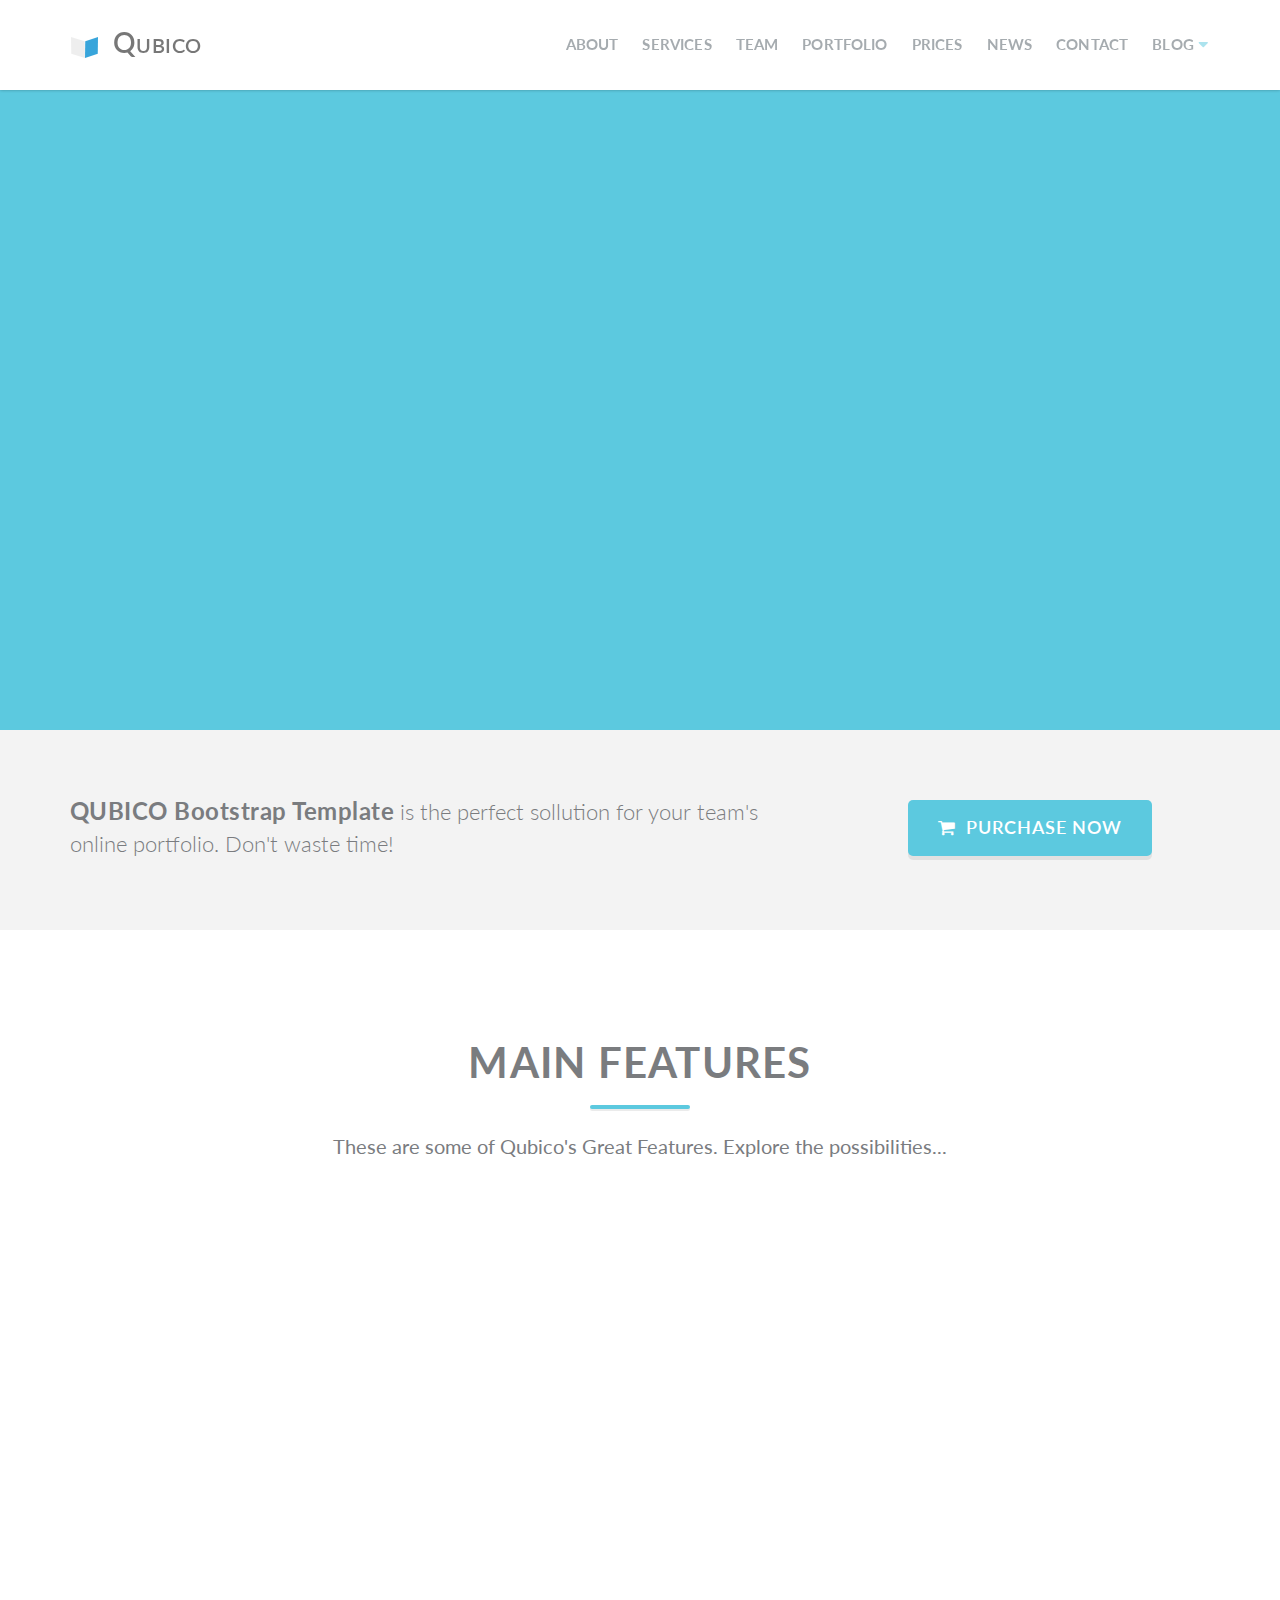
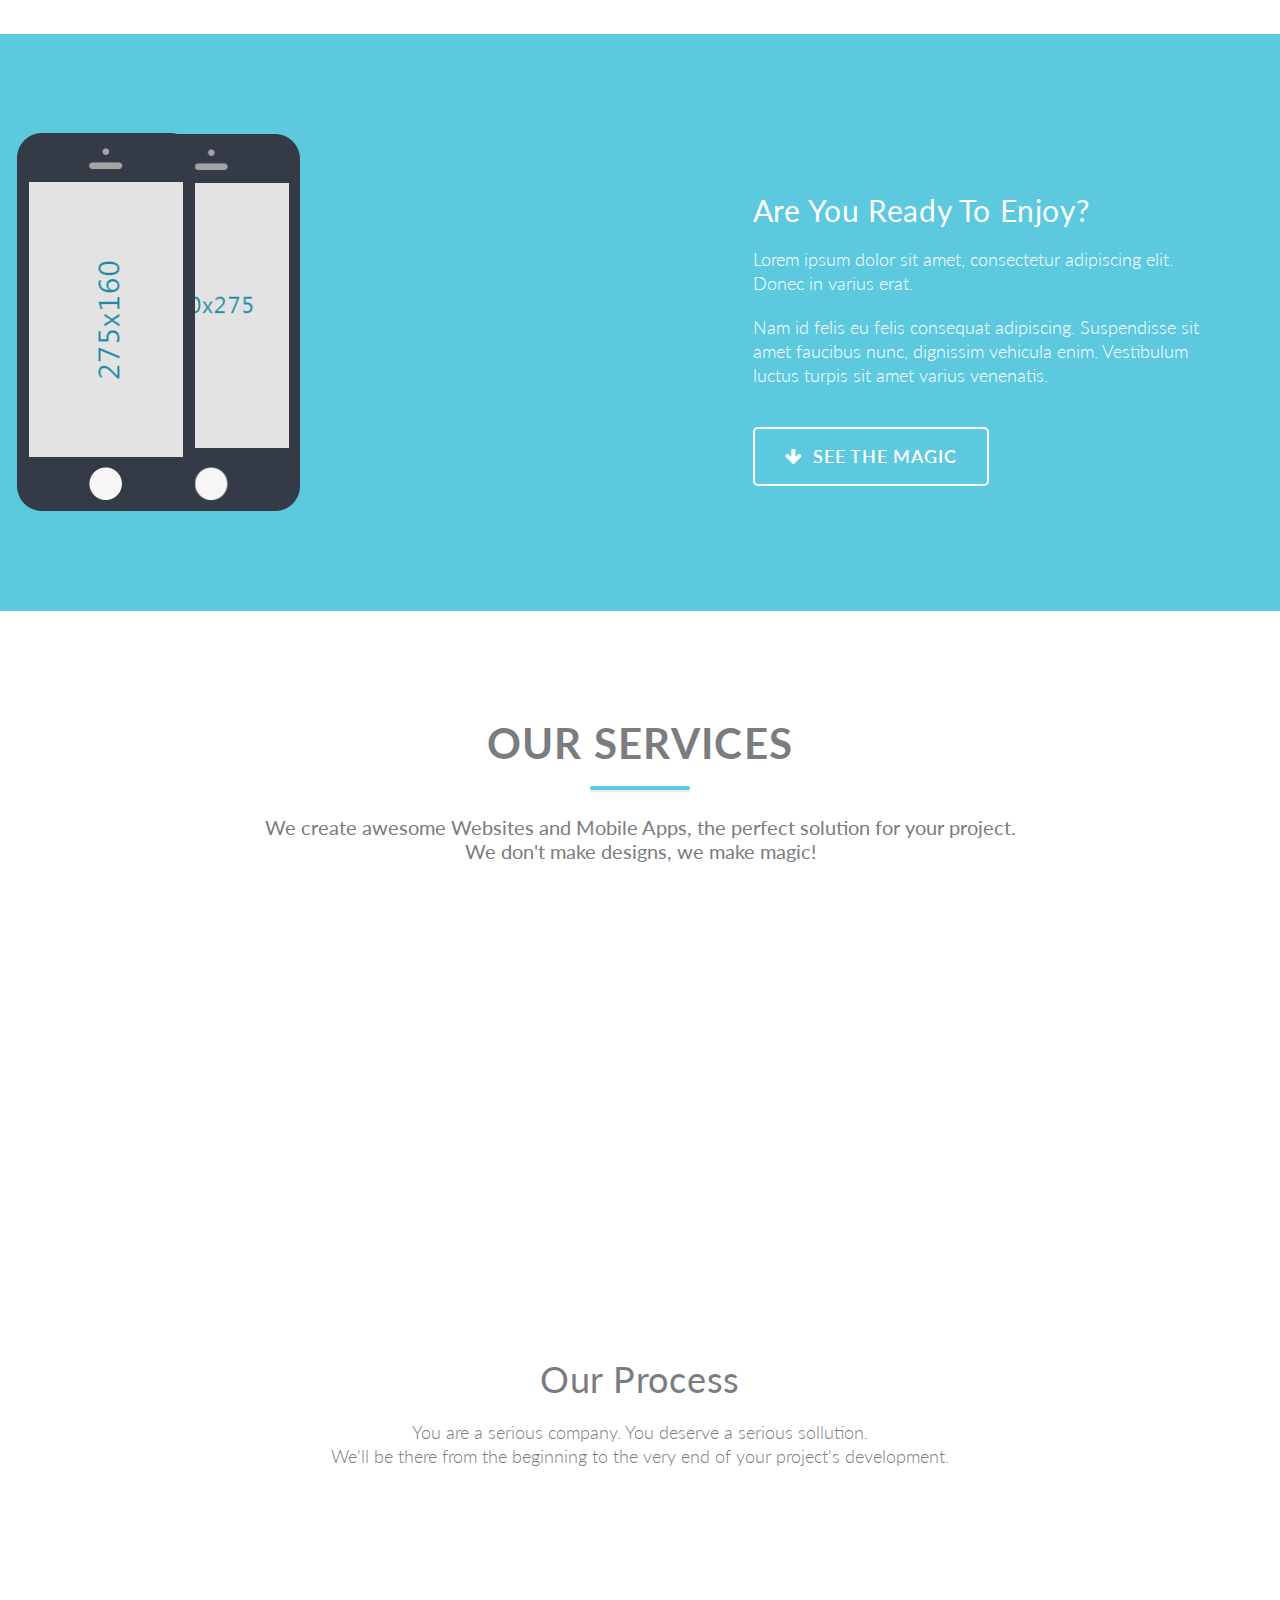
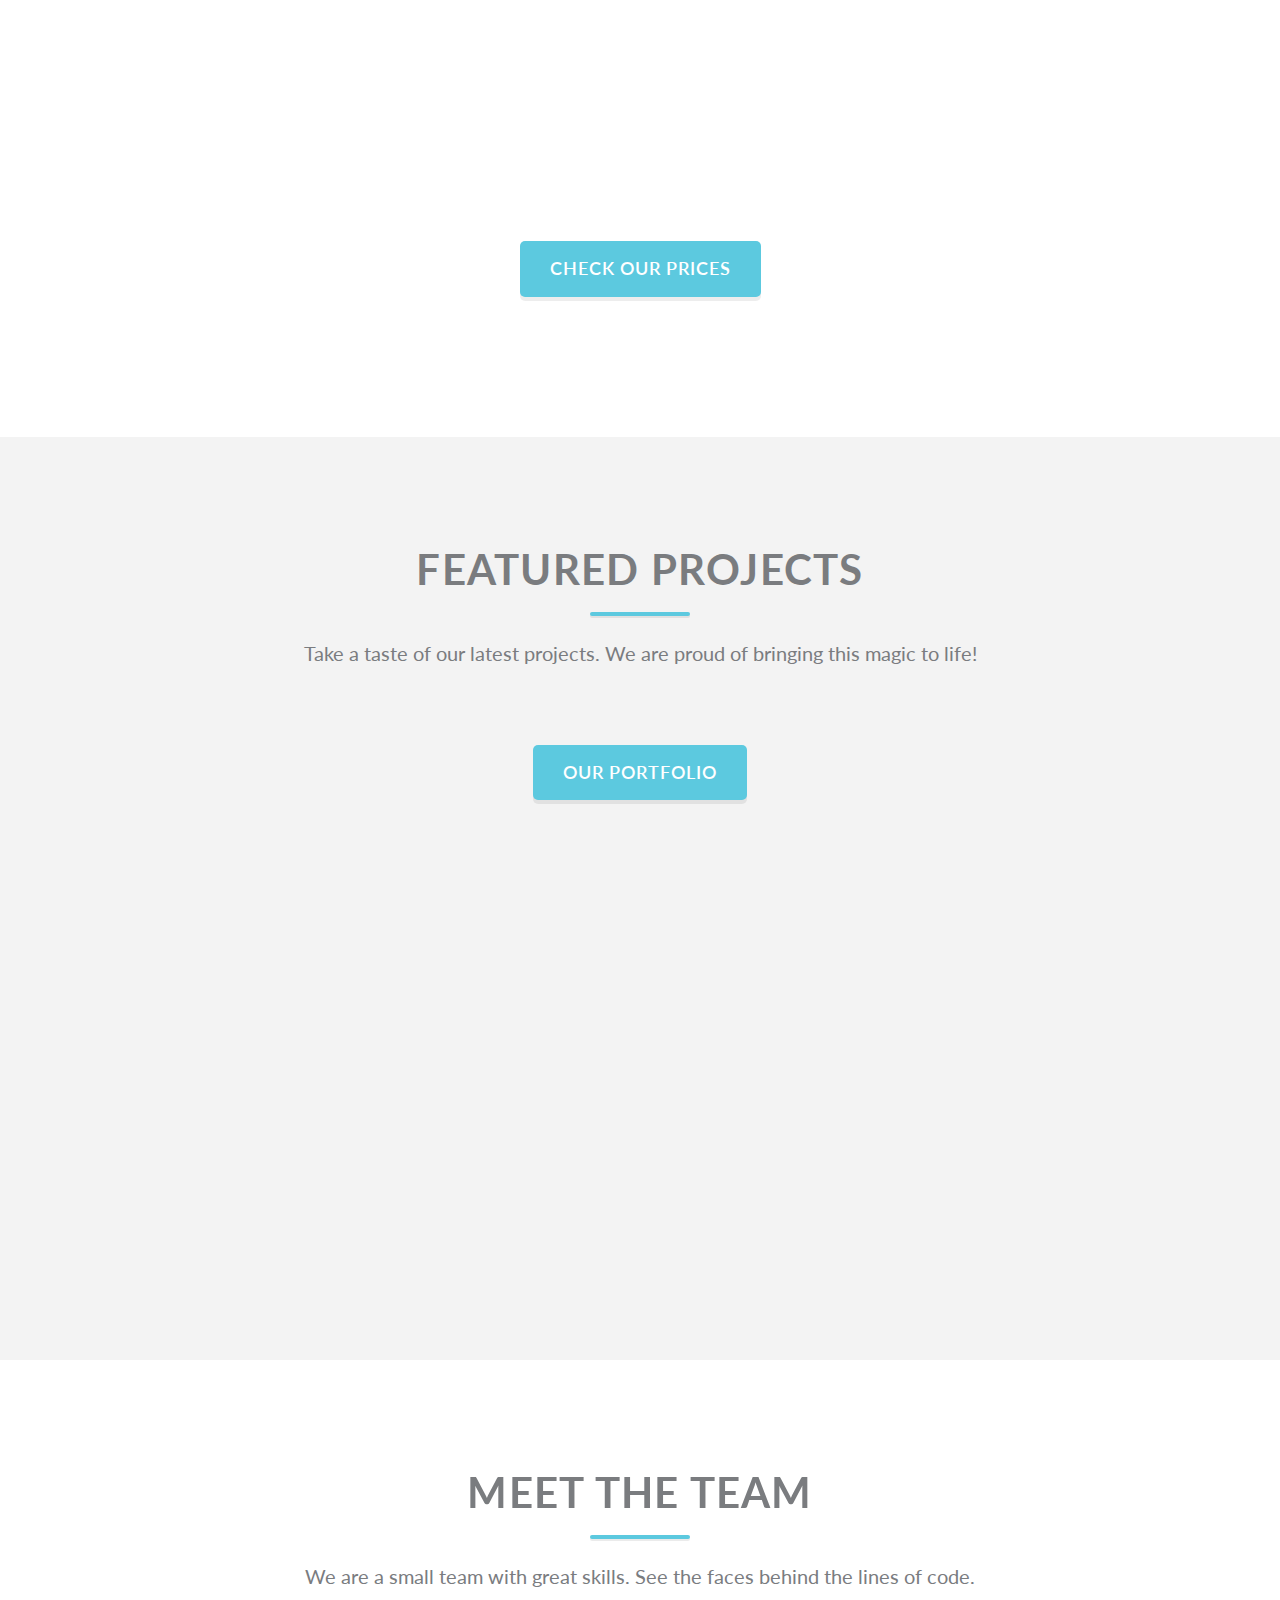
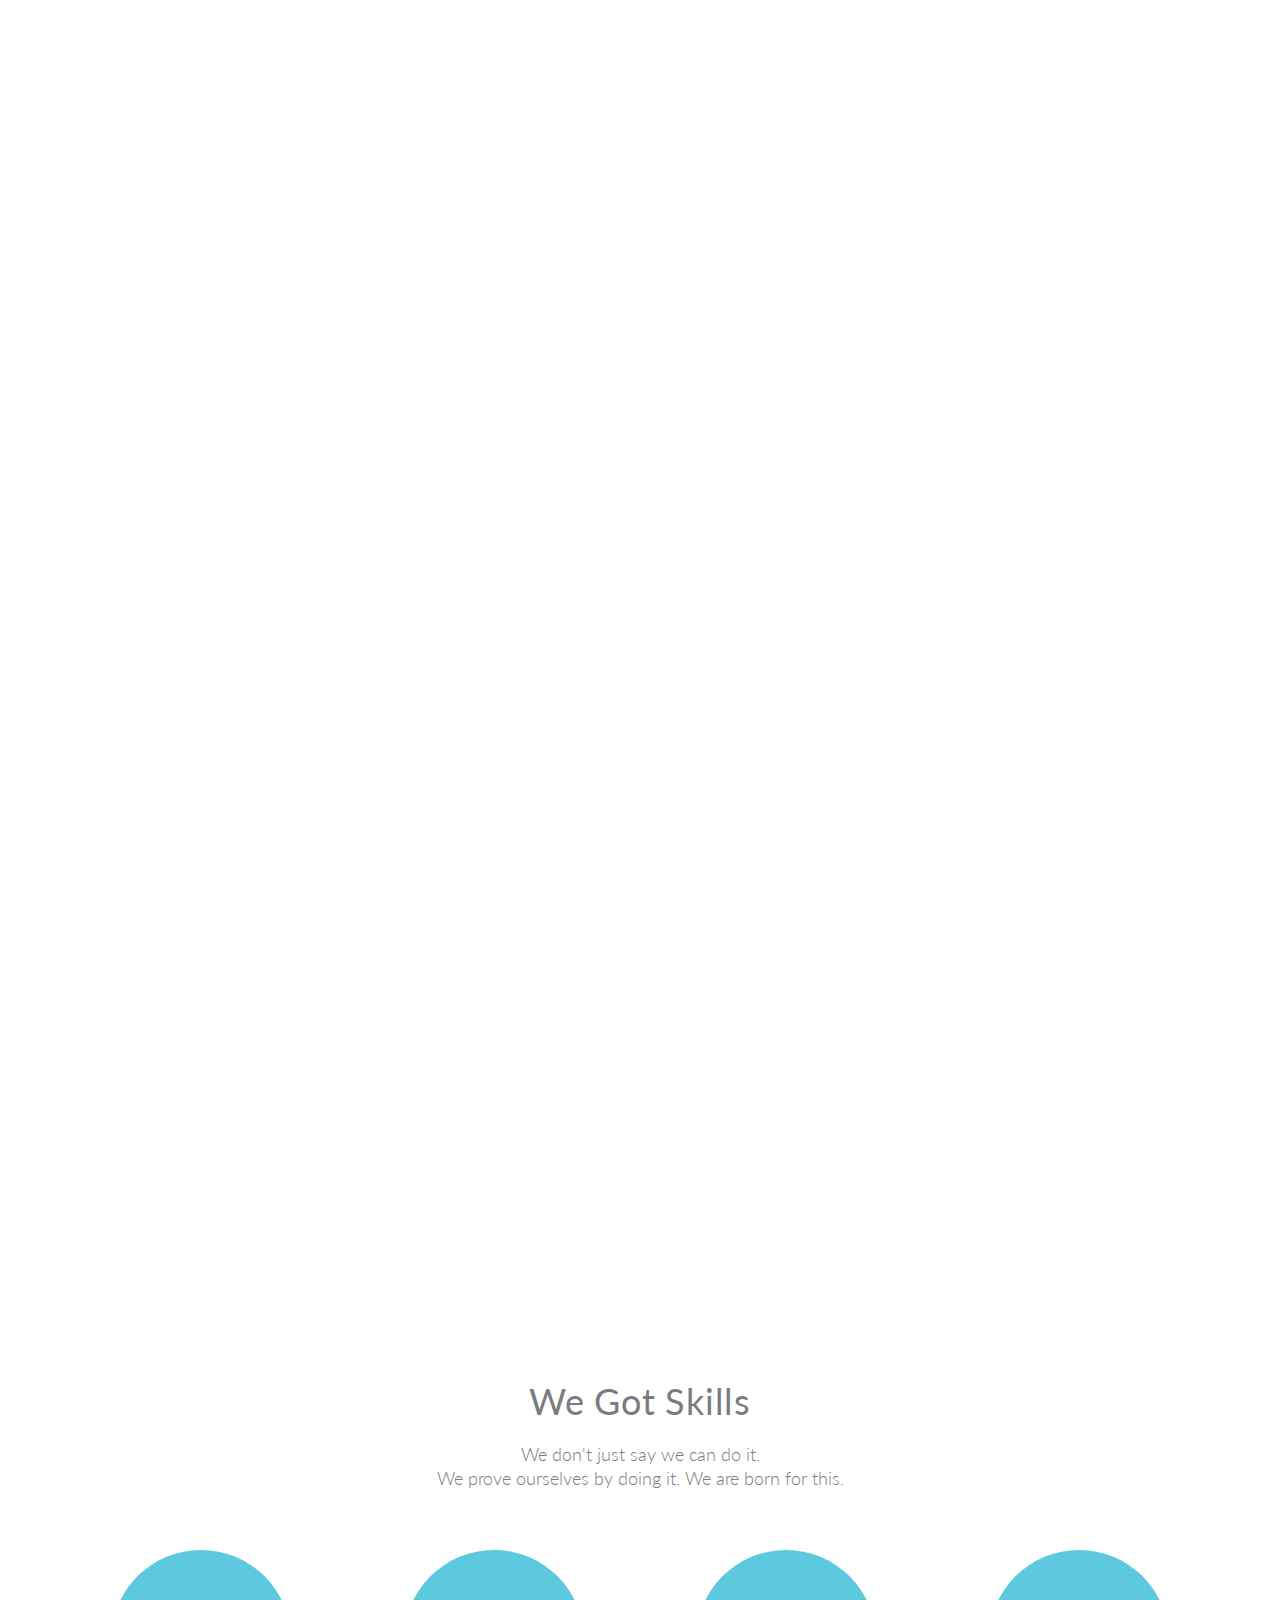
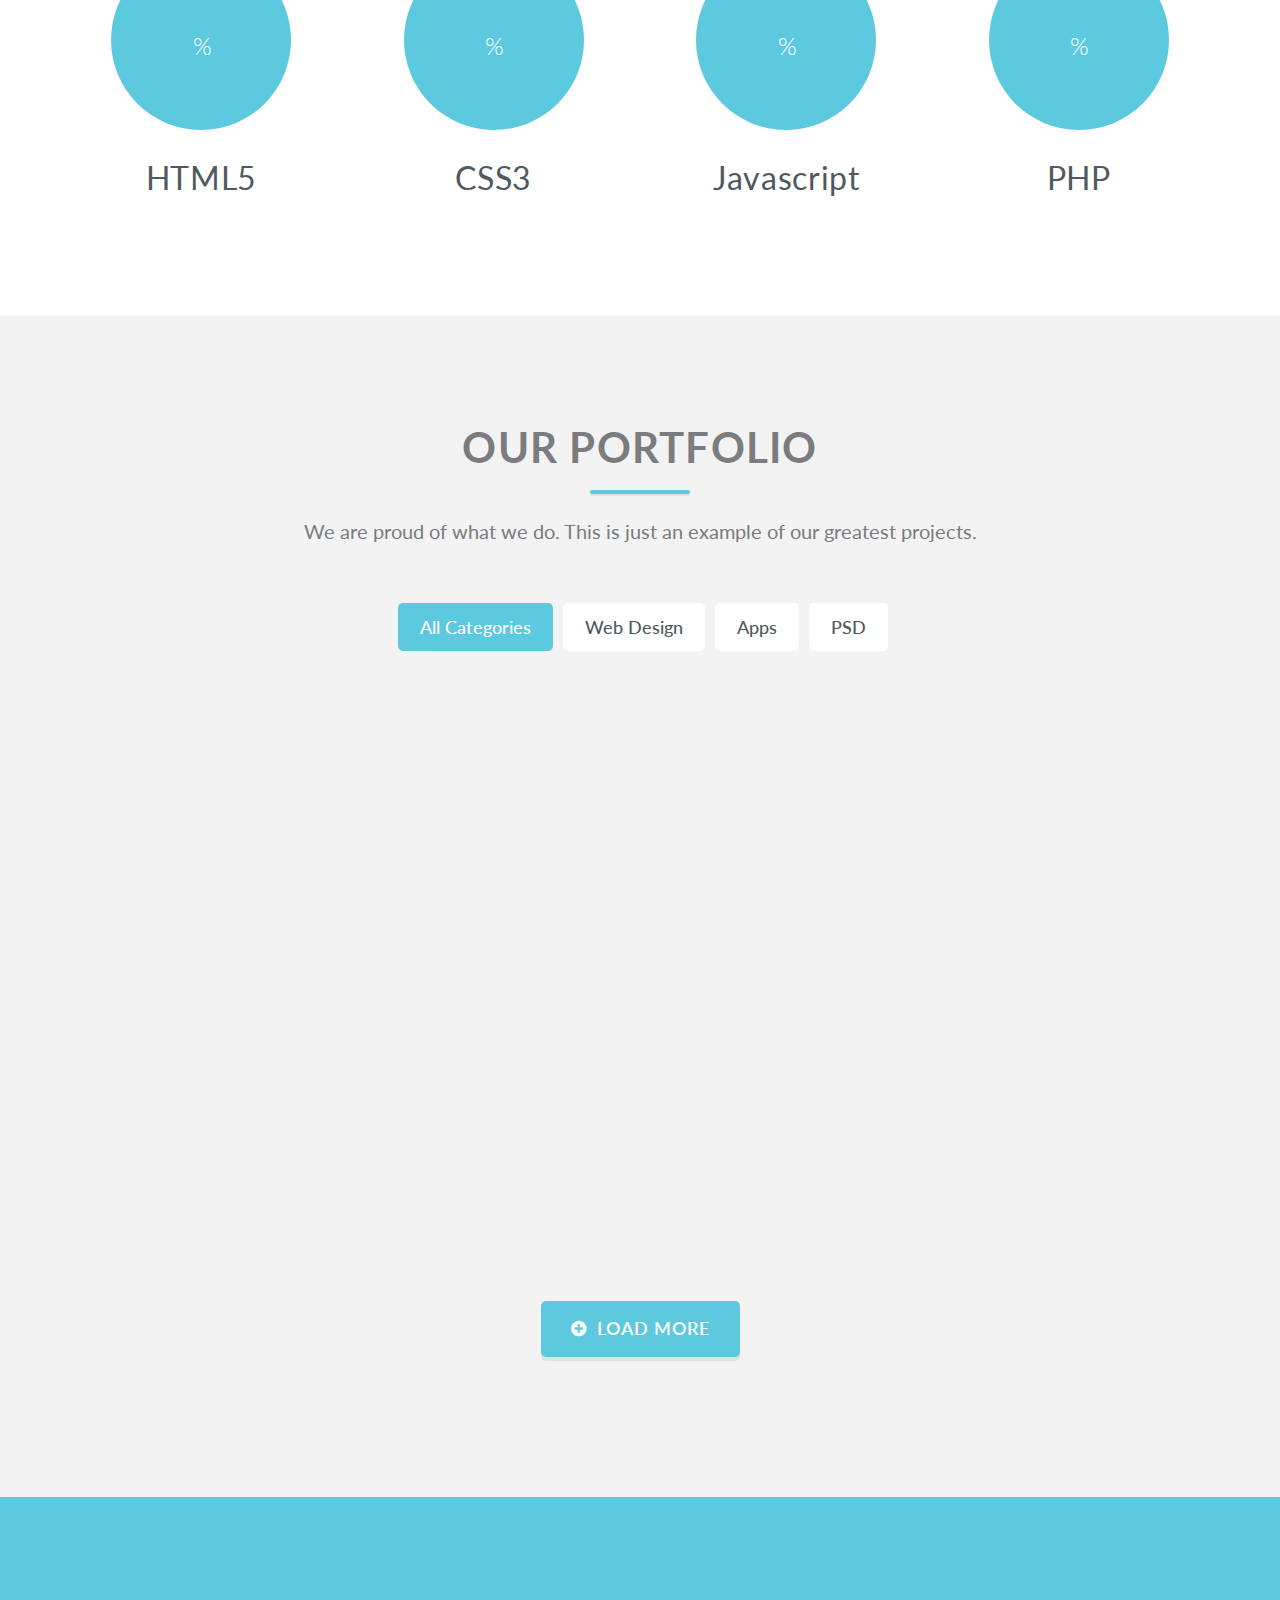
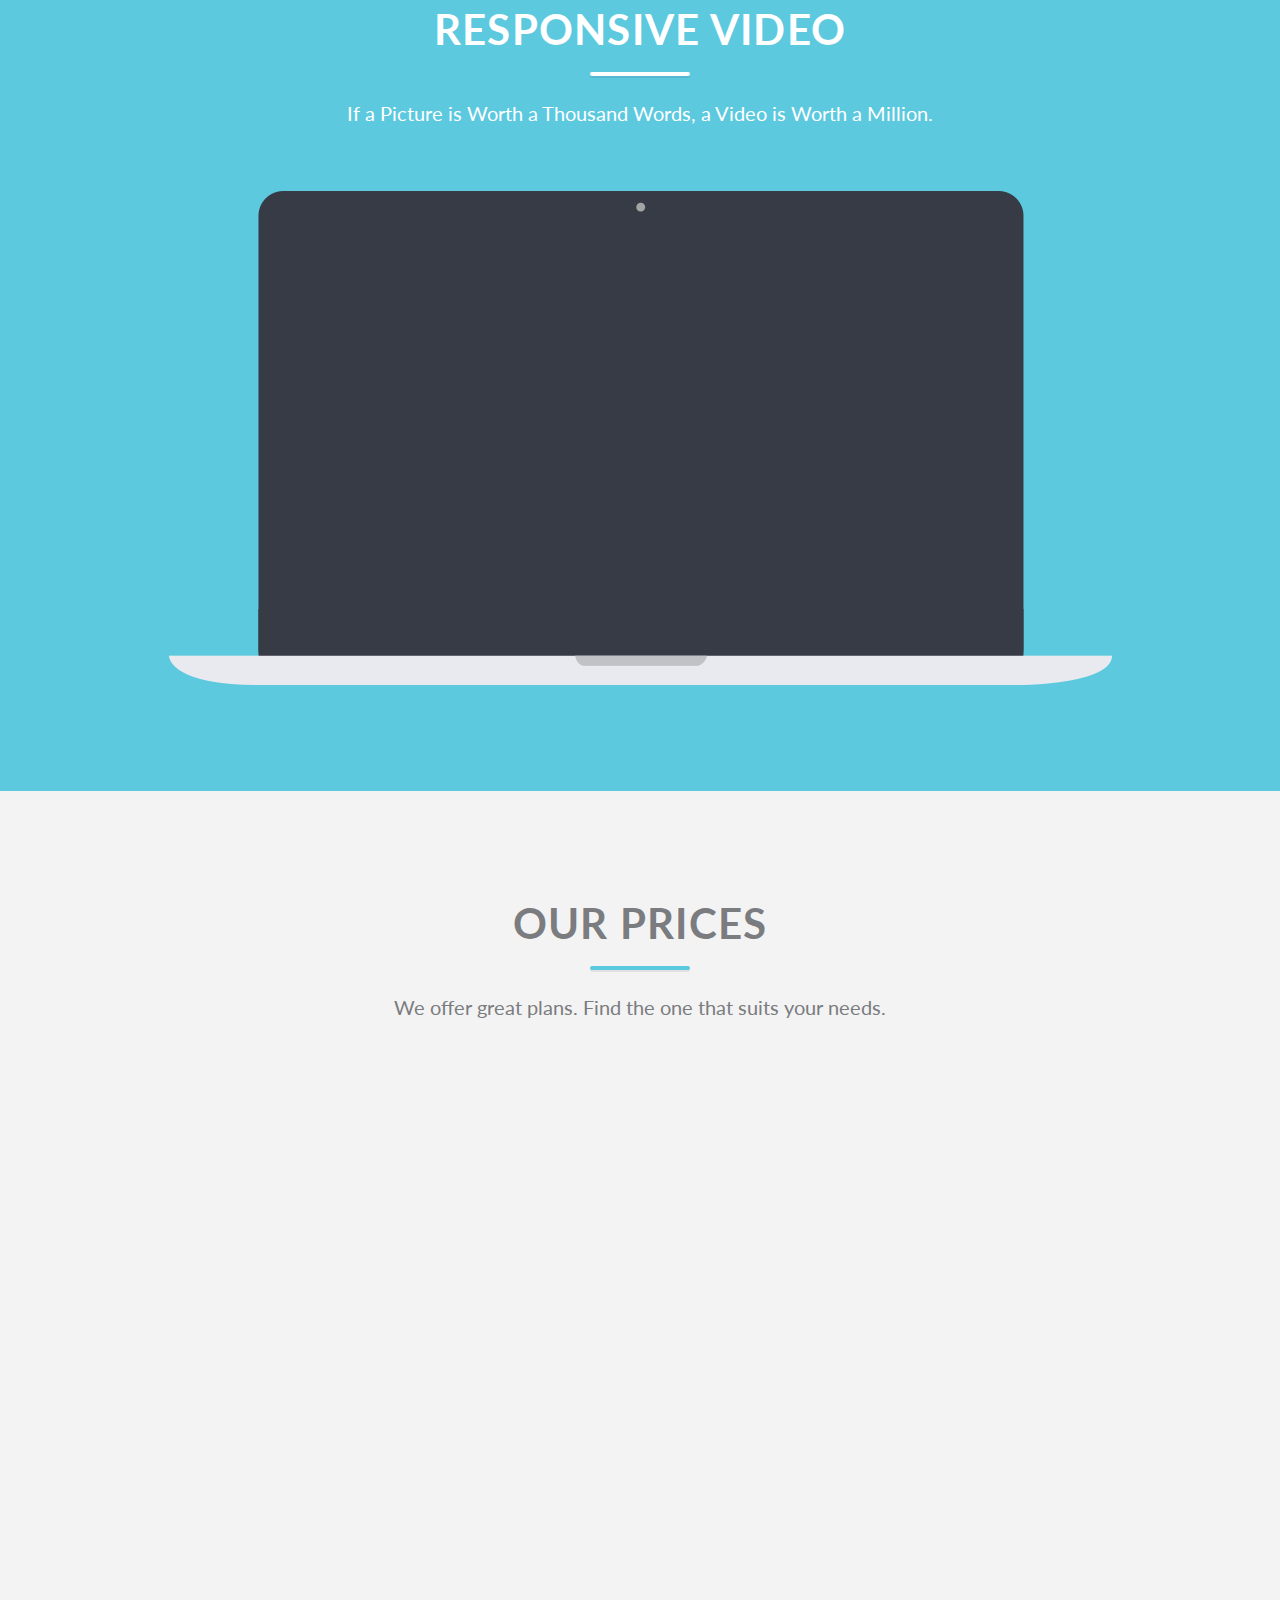
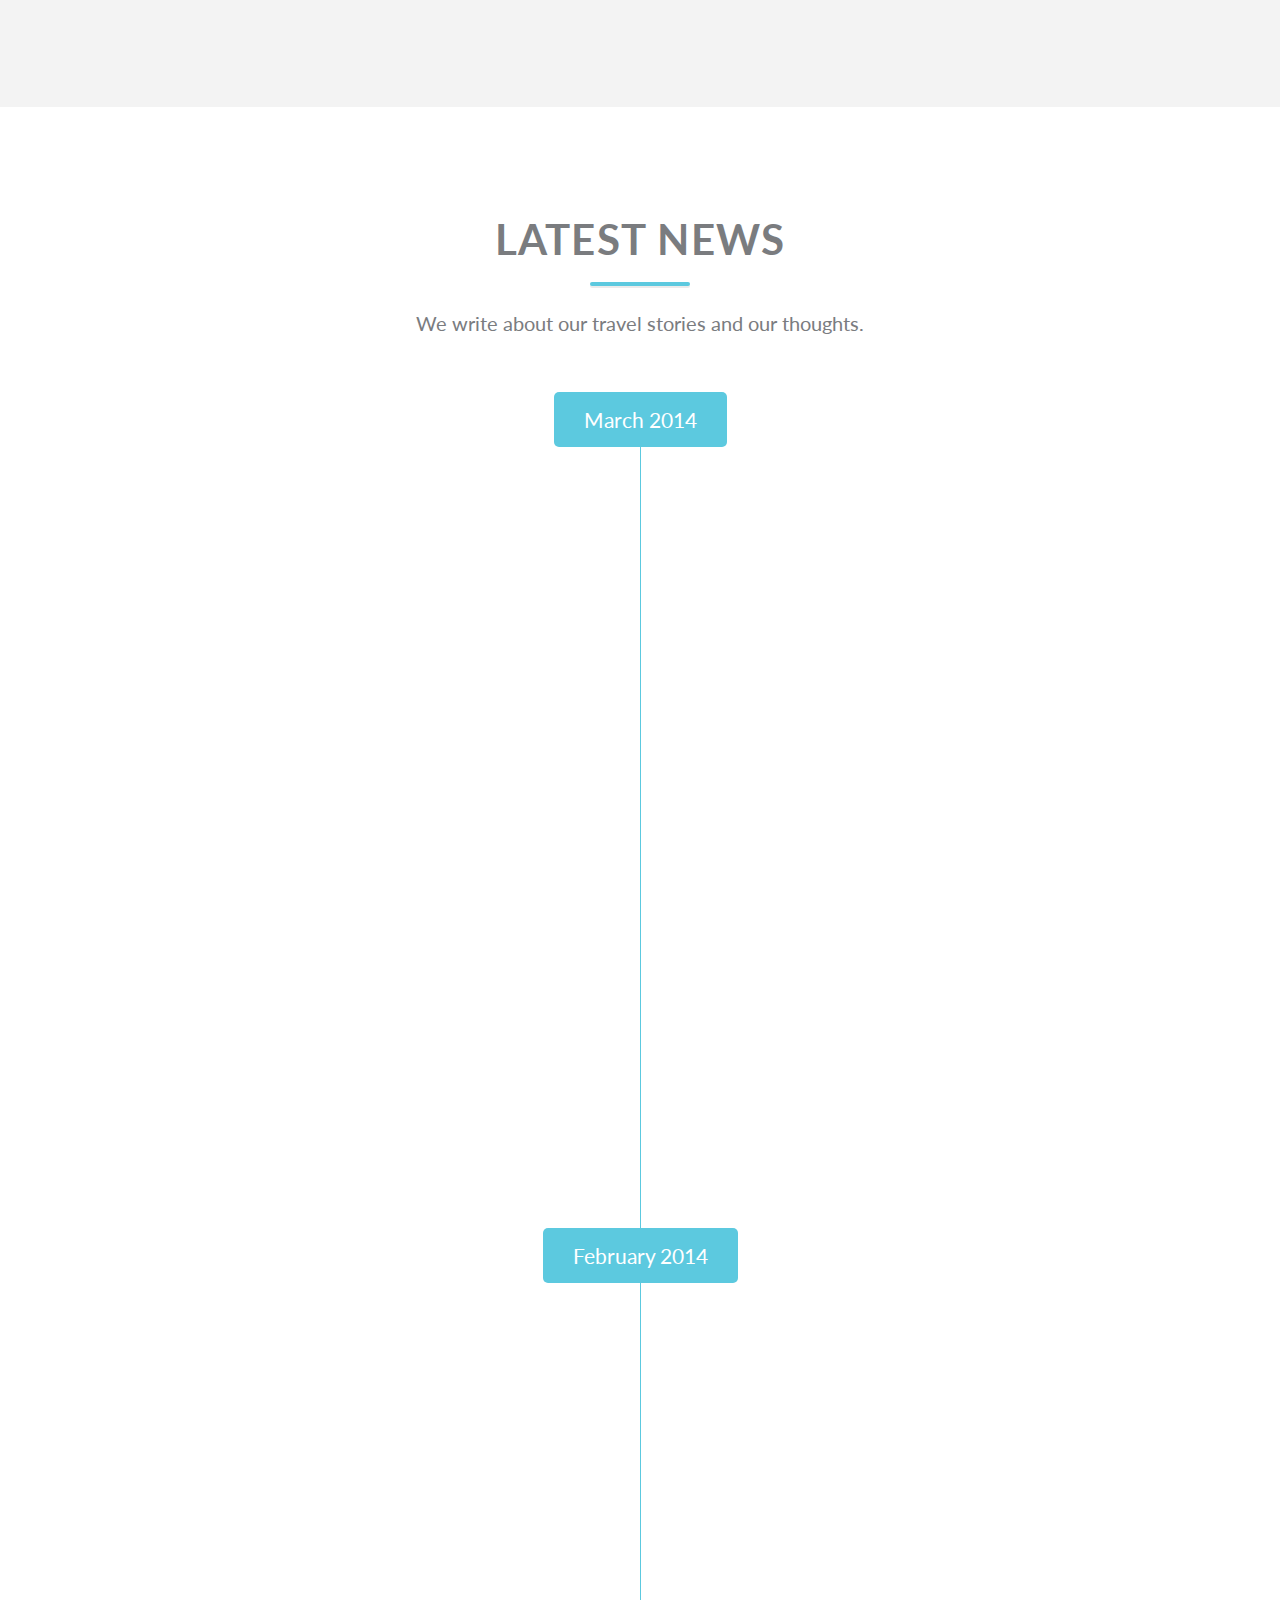
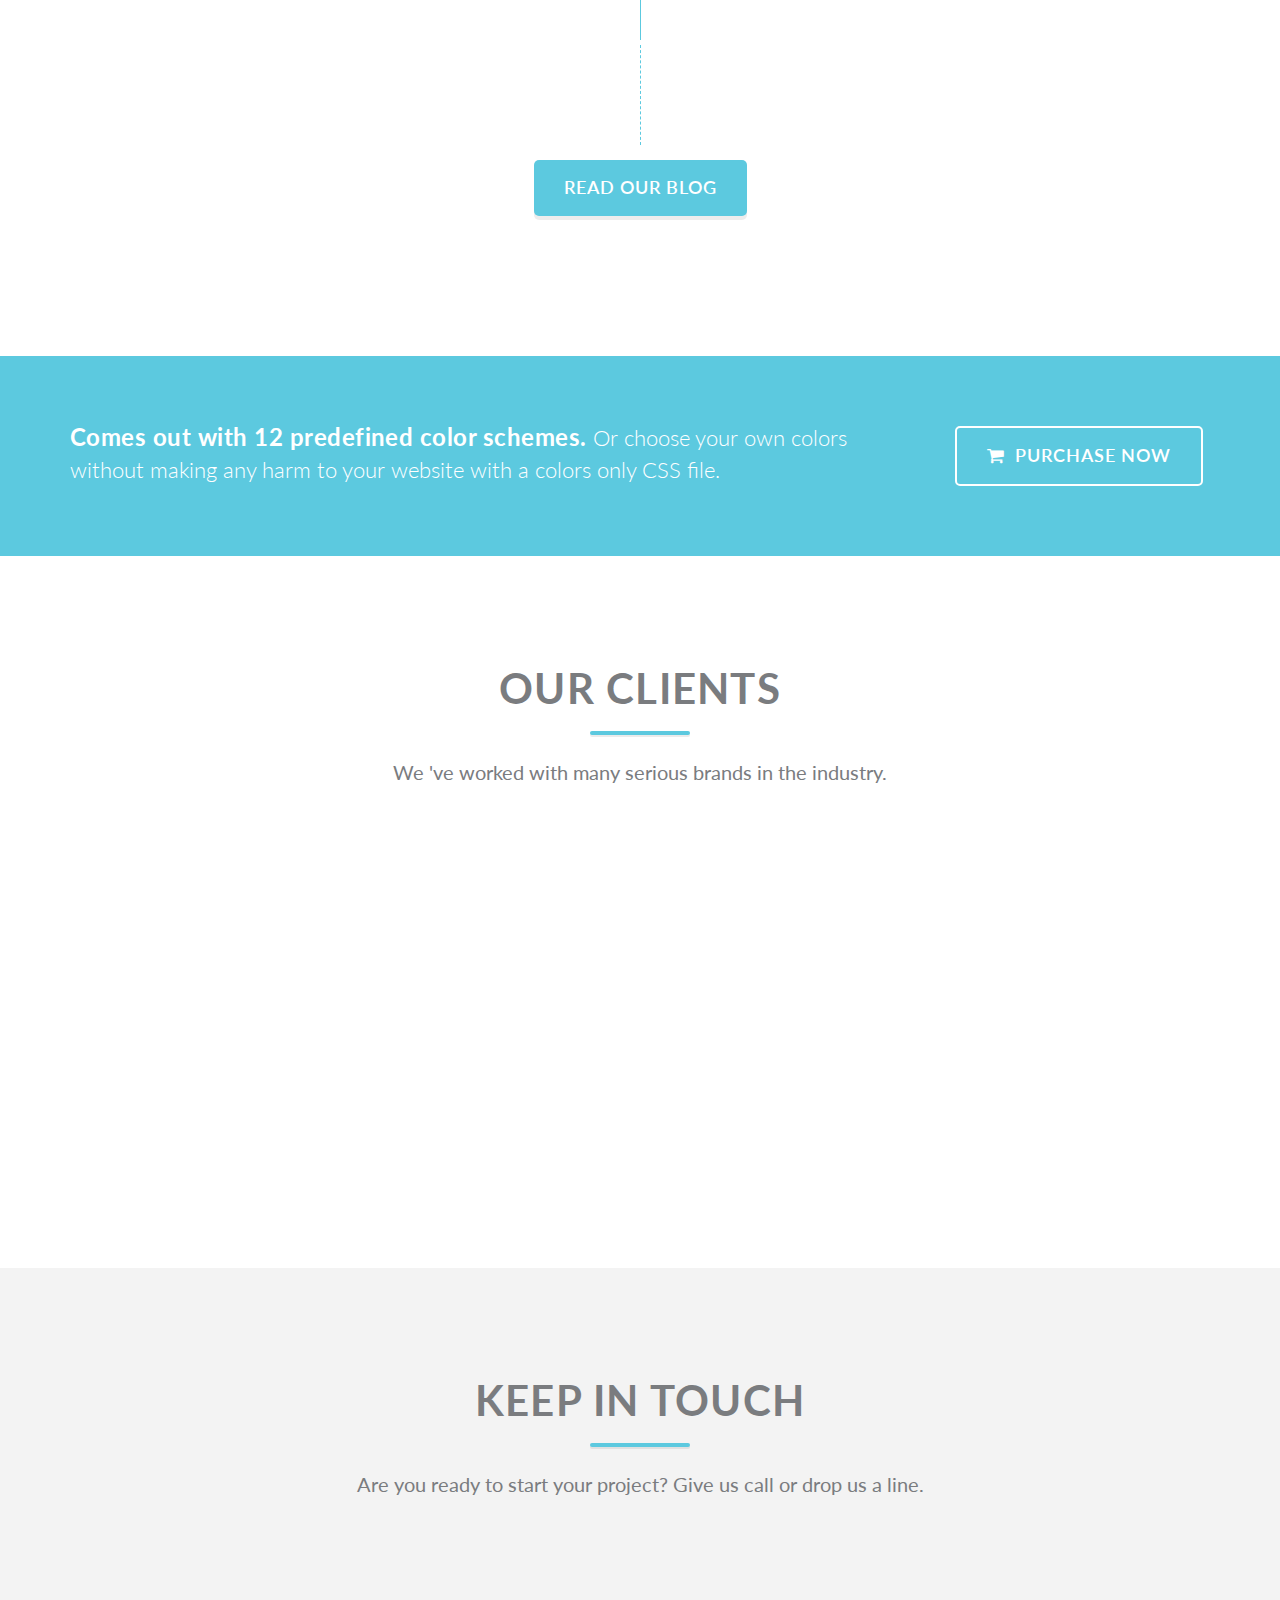
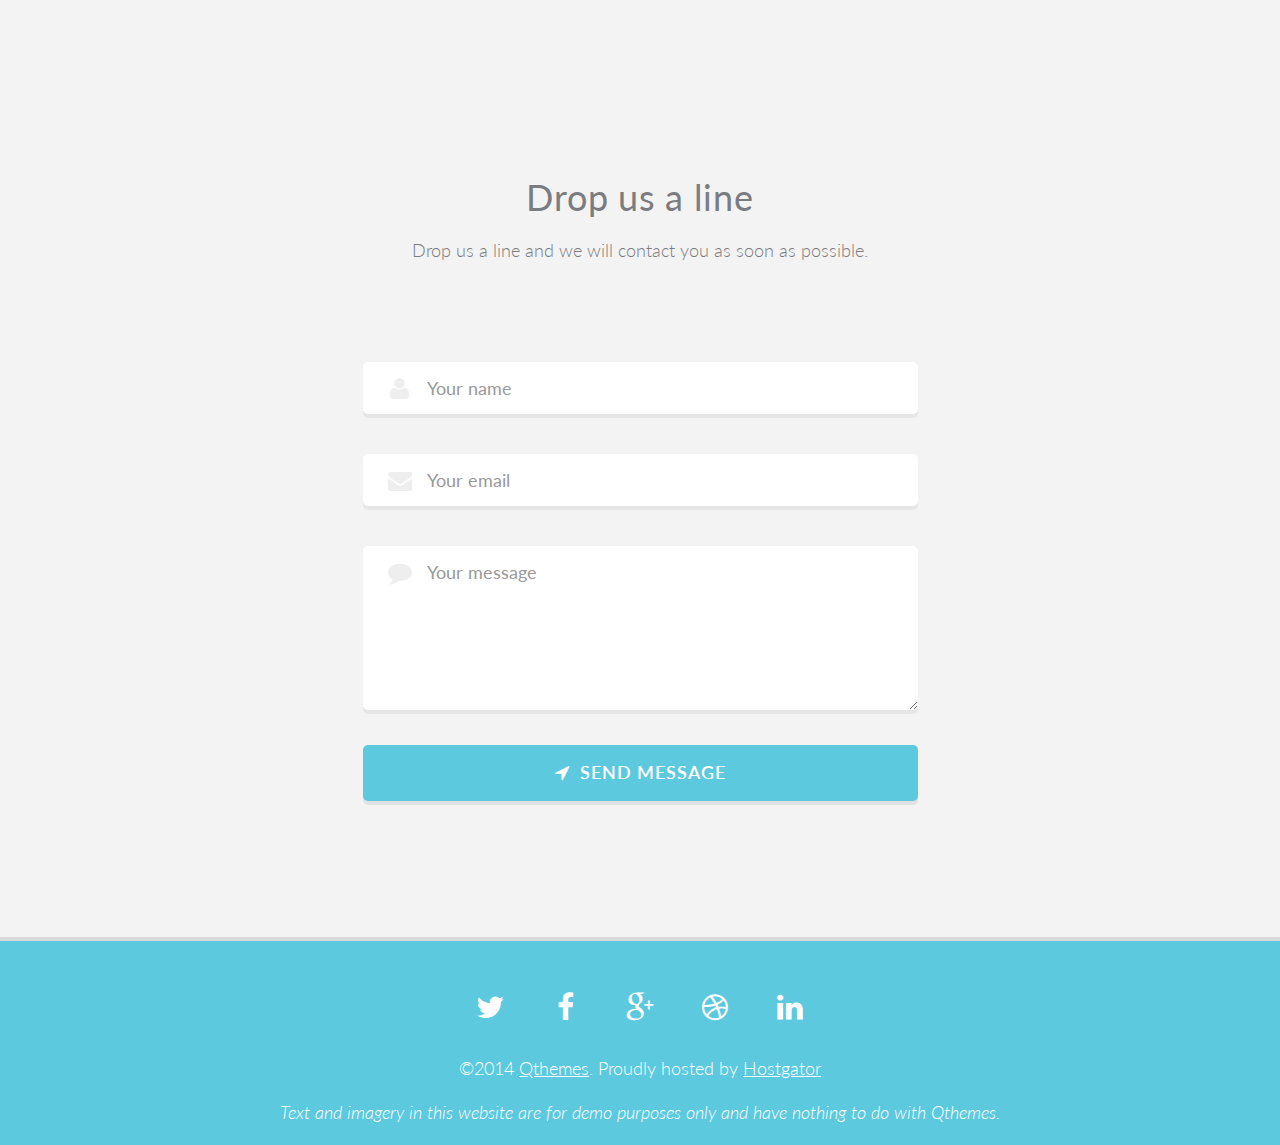
<file: qubico/HTML/perspective-slider.html>
<!DOCTYPE html>
<html lang="en-US" class="no-js">
	<head>

		<!-- ==============================================
		Title and Meta Tags
		=============================================== -->
		<meta charset="utf-8">
		<title>Qubico | One-Page Creative Portfolio</title>
		<meta name="viewport" content="width=device-width, initial-scale=1, maximum-scale=1">
		<meta http-equiv="X-UA-Compatible" content="IE=edge">

		<!-- ==============================================
		Favicons
		=============================================== -->
		<link rel="shortcut icon" href="assets/favicon.ico">
		<link rel="apple-touch-icon" href="assets/apple-touch-icon.png">
		<link rel="apple-touch-icon" sizes="72x72" href="assets/apple-touch-icon-72x72.png">
		<link rel="apple-touch-icon" sizes="114x114" href="assets/apple-touch-icon-114x114.png">
		
		<!-- ==============================================
		CSS
		=============================================== -->    
		<link rel="stylesheet" href="css/bootstrap.min.css">
		<link rel="stylesheet" href="css/font-awesome.css">
		<link rel="stylesheet" href="css/flexslider.css">
		<link rel="stylesheet" href="css/sequencejs-qubico.css" />
		<link rel="stylesheet" href="css/colorbox.css" />
		<link rel="stylesheet" href="css/qubico.css">
		<link rel="stylesheet" href="css/qubico-cyan.css">
		
		
		<!-- ==============================================
		Fonts
		=============================================== -->
		<link href='http://fonts.googleapis.com/css?family=Dosis:600,700,800' rel='stylesheet' type='text/css'>
		<link href='http://fonts.googleapis.com/css?family=Lato:400,300,300italic,400italic,700,700italic,900' rel='stylesheet' type='text/css'>
		
		<!-- ==============================================
		JS
		=============================================== -->
			
		<!--[if lt IE 9]>
			<script src="js/respond.min.js"></script>
		<![endif]-->
		
		<script type="text/javascript" src="js/libs/modernizr.min.js"></script>
		
		
	</head>
  
	<body data-spy="scroll" data-target="#main-nav" data-offset="400">
		<!-- ==============================================
		MAIN NAV
		=============================================== -->
		<div id="main-nav" class="navbar navbar-fixed-top">
			<div class="container">
			
				<div class="navbar-header">
				
					<button type="button" class="navbar-toggle" data-toggle="collapse" data-target="#site-nav">
						<span class="icon-bar"></span><span class="icon-bar"></span><span class="icon-bar"></span>
					</button>
					
					<!-- ======= LOGO ========-->
					<a class="navbar-brand scrollto" href="#home">
						<span class="logo-small"><img src="assets/logo-small.png" alt=""/></span>
						<span class="to-top"><i class="fa fa-arrow-up"></i></span>
						
						Qubico
						
						<!-- ==== Image Logo ==== -->
						<!--<img class="site-logo" src="assets/logo.png" alt="logo" />-->
					</a>
					
				</div>
				
				<div id="site-nav" class="navbar-collapse collapse">
					<ul class="nav navbar-nav navbar-right">
						<li class="sr-only">
							<a href="#home" class="scrollto">Home</a>
						</li>
						<li>
							<a href="#about" class="scrollto">About</a>
						</li>
						<li>
							<a href="#services" class="scrollto">Services</a>
						</li>
						<li>
							<a href="#team" class="scrollto">Team</a>
						</li>
						<li>
							<a href="#portfolio" class="scrollto">Portfolio</a>
						</li>
						<li>
							<a href="#pricing" class="scrollto">Prices</a>
						</li>
						<li class="new-feature">
							<a href="#news" class="scrollto">News</a>
						</li>
						<li>
							<a href="#contact" class="scrollto">Contact</a>
						</li>
						<li class="submenu new-feature">
							<a href="blog/blog.html">Blog</a>
							<ul>
								<li><a href="blog/blog-ajax.html">Ajax Blog</a></li>
								<li><a href="blog/blog.html">Standard Blog</a></li>
								<li><a href="blog/following-the-train.html">Single Blog Post</a></li>
							</ul>
						</li>
					</ul>
				</div><!--End navbar-collapse -->
				
			</div><!--End container -->
			
		</div><!--End main-nav -->
		
		<!-- ==============================================
		HEADER
		=============================================== -->
		<header id="home" class="jumbotron">
			
			<div id="sequence-theme">
			
				<div id="sequence" class="perspective">

					<ul class="controls">
						<li class="sequence-prev"><i class="fa fa-angle-left fa-fw"></i></li>
						<li class="sequence-next"><i class="fa fa-angle-right fa-fw"></i></li>
					</ul>

					<ul class="sequence-canvas container">
						<li>
							<div class="message slow">
								<h2 class="title">Welcome to Qubico</h2>
								<p>The New Bootstrap template from Qthemes</p>
							</div>
							<div class="perspective-view">
								<div class="single-image in-from-top-z fast">
									<img class="img-responsive" src="assets/slider/perspective/slide1.png" alt="" />
								</div>
							</div>
						</li>
						<li>
							<div class="message slow">
								<h2 class="title in-from-top slow">Modern &amp; Powerfull</h2>
								<p class="in-from-top slow">Showcase your Portfolio with Style with Qubico's Great Features</p>
							</div>
							<div class="perspective-view">
								<div class="image-top in-from-top slow delay2">
									<img class="img-responsive" src="assets/slider/perspective/slide2-top.jpg" alt="" />
								</div>
								<div class="image-bottom in-from-bottom slow delay1">
									<img class="img-responsive" src="assets/slider/perspective/slide2-bottom.jpg" alt="" />
								</div>
							</div>
						</li>
						<li>
							<div class="message slow">
								<h2 class="title in-from-top slow">100% Responsive Design</h2>
								<p class="in-from-bottom slow">On modern browsers, old browsers (IE8+) and touch devices</p>
							</div>
							<div class="perspective-view">
								<div class="image-left in-from-left slow">
									<img class="img-responsive" src="assets/slider/perspective/slide3-left.jpg" alt="" />
								</div>
								<div class="image-right in-from-right slow delay1">
									<img class="img-responsive" src="assets/slider/perspective/slide3-right.jpg" alt="" />
								</div>
							</div>
						</li>
					</ul>

				</div>
				
			</div>
			
		</header><!--End header -->
		
		<!-- ==============================================
		CALL TO ACTION
		=============================================== -->			
		<section class="gray-bg cta">
		
			<div class="container">
			
				<div class="row">
					<div class="col-md-8 cta-message">
						<p><strong>QUBICO Bootstrap Template</strong> is the perfect sollution for your team's online portfolio. Don't waste time!</p>
					</div>
					<div class="col-md-4 cta-button">
						<p class="text-center"><a class="btn btn-qubico" href="#link"><i class="fa fa-shopping-cart"></i>Purchase Now</a></p>
					</div>
				</div><!--End row-->
				
			</div><!--End container -->
			
		</section><!--End Call to Action -->
		
		<!-- ==============================================
		FEATURES
		=============================================== -->
		<section id="about" class="white-bg padding-top-bottom">
		
			<div class="container features">
				
				<h1 class="section-title">Main Features</h1>
				<p class="section-description">These are some of Qubico's Great Features. Explore the possibilities...</p>
				
				<div class="row">
				
					<div class="col-sm-4 scrollimation fade-up">
						
						<div class="media">
							<div class="icon pull-left">
								<i class="media-object icon-1 fa fa-html5"></i>
								<i class="media-object icon-2 fa fa-css3"></i>
							</div>
							
							<div class="media-body">
								<h4>HTML5 &amp; CSS3</h4>
								<p>Lorem Ipsum is simply dummy text of the printing and typesetting industry.</p>
							</div>
						</div>
						
					</div>
					
					<div class="col-sm-4 scrollimation fade-up d1">
						
						<div class="media">
							<div class="icon pull-left">
								<i class="media-object icon-1 fa fa-mobile"></i>
								<i class="media-object icon-2 fa fa-desktop"></i>
							</div>
							
							<div class="media-body">
								<h4>Responsive Design</h4>
								<p>Lorem Ipsum is simply dummy text of the printing and typesetting industry.</p>
							</div>
						</div>
						
					</div>
					
					<div class="col-sm-4 scrollimation fade-up d2">
						
						<div class="media">
							<div class="icon pull-left">
								<i class="media-object icon-1 fa fa-leaf"></i>
								<i class="media-object icon-2 fa fa-pencil"></i>
							</div>
							
							<div class="media-body">
								<h4>Unique &amp; Modern</h4>
								<p>Lorem Ipsum is simply dummy text of the printing and typesetting industry.</p>
							</div>
						</div>
						
					</div>
					
				</div>
				
				<div class="row">
					
					<div class="col-sm-4 scrollimation fade-up">
						
						<div class="media">
							<div class="icon pull-left">
								<i class="media-object icon-1 fa fa-heart-o"></i>
								<i class="media-object icon-2 fa fa-heart"></i>
							</div>
							
							<div class="media-body">
								<h4>Lovely Colors</h4>
								<p>Lorem Ipsum is simply dummy text of the printing and typesetting industry.</p>
							</div>
						</div>
						
					</div>
					
					<div class="col-sm-4 scrollimation fade-up d1">
						
						<div class="media">
							<div class="icon pull-left">
								<i class="media-object icon-1 fa fa-cog"></i>
								<i class="media-object icon-2 fa fa-cogs"></i>
							</div>
							
							<div class="media-body">
								<h4>Great Options</h4>
								<p>Lorem Ipsum is simply dummy text of the printing and typesetting industry.</p>
							</div>
						</div>
						
					</div>
					
					<div class="col-sm-4 scrollimation fade-up d2">
						
						<div class="media">
							<div class="icon pull-left">
								<i class="media-object icon-1 fa fa-star-o"></i>
								<i class="media-object icon-2 fa fa-star"></i>
							</div>
							
							<div class="media-body">
								<h4>5-star Support</h4>
								<p>Lorem Ipsum is simply dummy text of the printing and typesetting industry.</p>
							</div>
						</div>
						
					</div>
					
				</div>
			
			</div>
			
		</section>
		
		<!-- ==============================================
		CALL TO ACTION (IPHONES)
		=============================================== -->
		<section class="color-bg light-typo padding-top-bottom cta-iphones">
		
			<div class="container">
				
				<div class="row">
				
					<div class="col-sm-6">
					
						<div class="iphones-wrapper scrollimation">
						
							<div class="iphone-portrait-frame">
								<img class="img-responsive" src="assets/iphone-portrait.png" alt=""/>
								<div class="iphone-portrait-screen">
									<img class="img-responsive" src="assets/placeholder-160x275.jpg" alt=""/>
								</div>
							</div>
							
							<div class="iphone-landscape-frame">
								<img class="img-responsive" src="assets/iphone-landscape.png" alt=""/>
								<div class="iphone-landscape-screen">
									<img class="img-responsive" src="assets/placeholder-275x160.jpg" alt=""/>
								</div>
							</div>
						</div>
						
					</div>
					
					<div class="col-sm-5 col-sm-offset-1">
					
						<h2>Are You Ready To Enjoy?</h2>
						<p>Lorem ipsum dolor sit amet, consectetur adipiscing elit. Donec in varius erat.</p>
						<p>Nam id felis eu felis consequat adipiscing. Suspendisse sit amet faucibus nunc, dignissim vehicula enim. Vestibulum luctus turpis sit amet varius venenatis.</p>
						
						<a class="btn btn-qubico white scrollto" href="#services"><i class="fa fa-arrow-down"></i>See the magic</a>
						
					</div>
				
				</div>
			
			</div>
			
		</section>
		
		<!-- ==============================================
		SERVICES
		=============================================== -->
		<section id="services" class="white-bg padding-top-bottom">
		
			<div class="container">
				
				<h1 class="section-title">Our Services</h1>
				<p class="section-description">We create awesome Websites and Mobile Apps, the perfect solution for your project.<br/> We don't make designs, we make magic!</p>
				
				<div class="row services">
				
					<div class="col-sm-3 item text-center scrollimation fade-right d2">
				
						<div class="icon"><i class="fa fa-flag"></i></div>
						<h3>Branding</h3>
						<p>Phasellus ac mi quam. Suspendisse eu erat venenatis, euismod tellus sollicitudin, egestas lacus.</p>
						
					</div>
					
					<div class="col-sm-3 item text-center scrollimation fade-right">
				
						<div class="icon"><i class="fa fa-pencil"></i></div>
						<h3>Design</h3>
						<p>Phasellus ac mi quam. Suspendisse eu erat venenatis, euismod tellus sollicitudin, egestas lacus.</p>
						
					</div>
					
					<div class="col-sm-3 item text-center scrollimation fade-left">
				
						<div class="icon"><i class="fa fa-code"></i></div>
						<h3>Development</h3>
						<p>Phasellus ac mi quam. Suspendisse eu erat venenatis, euismod tellus sollicitudin, egestas lacus.</p>
						
					</div>
					
					<div class="col-sm-3 item text-center scrollimation fade-left d2">
				
						<div class="icon"><i class="fa fa-rocket"></i></div>
						<h3>Rocket Science</h3>
						<p>Phasellus ac mi quam. Suspendisse eu erat venenatis, euismod tellus sollicitudin, egestas lacus.</p>
						
					</div>
					
				</div>
				
				
				<h1 class="subsection-title">Our Process</h1>
				<p class="subsection-description">You are a serious company. You deserve a serious sollution.<br/>We'll be there from the beginning to the very end of your project's development.</p>
				
				<div class="process-box scrollimation">
				
					<ul class="process-list">
						<li>
							<p class="icon"><i class="fa fa-search fa-fw"></i></p>
							<h4>Research &amp; Analysis</h4>
						</li>
						<li>
							<p class="icon"><i class="fa fa-pencil fa-fw"></i></p>
							<h4>Design</h4>
						</li>
						<li>
							<p class="icon"><i class="fa fa-code fa-fw"></i></p>
							<h4>Development</h4>
						</li>
						<li>
							<p class="icon"><i class="fa fa-cogs fa-fw"></i></p>
							<h4>Testing</h4>
						</li>
						<li class="colored">
							<p class="icon"><i class="fa fa-globe fa-fw"></i></p>
							<h4>Publish</h4>
						</li>
					</ul>
				
					<div class="process-line"></div>
					
				</div>
				
				<p class="text-center"><a class="btn btn-qubico scrollto" href="#pricing">Check Our Prices</a></p>
				
			</div>
			
		</section>
		
		<!-- ==============================================
		FEATURED PROJECTS
		=============================================== -->
		<section class="gray-bg padding-top">
		
			<div class="container">
				
				<h1 class="section-title">Featured Projects</h1>
				<p class="section-description">Take a taste of our latest projects. We are proud of bringing this magic to life!</p>
				
				<p class="text-center"><a class="btn btn-qubico scrollto" href="#portfolio">Our Portfolio</a></p>
				
				<div class="ipad-frame scrollimation fade-up">
					
					<img class="img-responsive img-center" src="assets/ipad-landscape.png" alt=""/>
					
					<div class="ipad-screen ipad-slider flexslider">
						
						<ul class="slides">
							<li>
								<img class="img-responsive" src="assets/placeholder-650x480.jpg" alt=""/>
							</li>
							<li>
								<img class="img-responsive" src="assets/placeholder-650x480.jpg" alt=""/>
							</li>
							<li>
								<img class="img-responsive" src="assets/placeholder-650x480.jpg" alt=""/>
							</li>
						</ul>
						
					</div>
					
				</div>
			
			</div>
			
		</section>
		
		<!-- ==============================================
		TEAM
		=============================================== -->
		<section id="team" class="white-bg padding-top-bottom">
		
			<div class="container">
				
				<h1 class="section-title">Meet the Team</h1>
				<p class="section-description">We are a small team with great skills. See the faces behind the lines of code. </p>
						
				<div class="row team-member">
				
					<div class="col-sm-3 col-sm-offset-1 member-thumb scrollimation fade-right">
					
						<img class="img-responsive img-center" src="assets/placeholder-360x440.jpg" alt="" />
						<h4>John Doe</h4>
						<p class="title">Lead Designer &amp; Founder</p>
						
					</div>
					
					<div class="col-sm-7 scrollimation fade-left">
					
						<div class="member-details">
							<p>Lorem Ipsum is simply dummy text of the printing and typesetting industry.Lorem Ipsum is simply dummy text of the printing and typesetting industry.</p>
							
							<ul class="member-socials">
								<li><a href="mailto:mail@example.com"><i class="fa fa-envelope fa-fw"></i></a></li>
								<li><a href="#link"><i class="fa fa-twitter fa-fw"></i></a></li>
								<li><a href="#link"><i class="fa fa-facebook fa-fw"></i></a></li>
								<li><a href="#link"><i class="fa fa-linkedin fa-fw"></i></a></li>
							</ul>
						</div>
					</div>
				</div>
				
				<div class="row team-member right">
				
					<div class="col-sm-3 col-sm-push-8 member-thumb scrollimation fade-left">
					
						<img class="img-responsive img-center" src="assets/placeholder-360x440.jpg" alt=""/>
						<h4>Jane Doe</h4>
						<p class="title">Designer</p>
						
					</div>
					
					<div class="col-sm-7 col-sm-pull-2 scrollimation fade-right">
					
						<div class="member-details">
							<p>Lorem Ipsum is simply dummy text of the printing and typesetting industry.Lorem Ipsum is simply dummy text of the printing and typesetting industry.</p>
							
							<ul class="member-socials">
								<li><a href="mailto:mail@example.com"><i class="fa fa-envelope fa-fw"></i></a></li>
								<li><a href="#link"><i class="fa fa-twitter fa-fw"></i></a></li>
								<li><a href="#link"><i class="fa fa-facebook fa-fw"></i></a></li>
								<li><a href="#link"><i class="fa fa-linkedin fa-fw"></i></a></li>
							</ul>
						</div>
					</div>
				</div>
				
				<div class="row team-member">
				
					<div class="col-sm-3 col-sm-offset-1 member-thumb scrollimation fade-right">
					
						<img class="img-responsive img-center" src="assets/placeholder-360x440.jpg" alt=""/>
						<h4>Richard Roe</h4>
						<p class="title">Lead Developer</p>		
						
					</div>
					
					<div class="col-sm-7 scrollimation fade-left">
					
						<div class="member-details">
							<p>Lorem Ipsum is simply dummy text of the printing and typesetting industry.Lorem Ipsum is simply dummy text of the printing and typesetting industry.</p>
							
							<ul class="member-socials">
								<li><a href="mailto:mail@example.com"><i class="fa fa-envelope fa-fw"></i></a></li>
								<li><a href="#link"><i class="fa fa-twitter fa-fw"></i></a></li>
								<li><a href="#link"><i class="fa fa-facebook fa-fw"></i></a></li>
								<li><a href="#link"><i class="fa fa-linkedin fa-fw"></i></a></li>
							</ul>
						</div>
					</div>
				</div>
				
				<h1 class="subsection-title">We Got Skills</h1>
				<p class="subsection-description">We don't just say we can do it.<br/>We prove ourselves by doing it. We are born for this.</p>
				
				<div class="row skills">

					<div class="col-sm-6 col-md-3 text-center">
						<div class="chart-wrapper">
						<span class="chart" data-percent="95"><span class="percent countTo" data-to="95" data-speed="2000"></span></span>
						</div>
						<h2 class="text-center">HTML5</h2>
					</div>
					<div class="col-sm-6 col-md-3 text-center">
						<div class="chart-wrapper">
						<span class="chart" data-percent="90"><span class="percent countTo" data-to="90" data-speed="2000"></span></span>
						</div>
						<h2 class="text-center">CSS3</h2>
					</div>
					<div class="col-sm-6 col-md-3 text-center">
						<div class="chart-wrapper">
						<span class="chart" data-percent="85"><span class="percent countTo" data-to="85" data-speed="2000"></span></span>
						</div>
						<h2 class="text-center">Javascript</h2>
					</div>
					<div class="col-sm-6 col-md-3 text-center">
						<div class="chart-wrapper">
						<span class="chart" data-percent="90"><span class="percent countTo" data-to="90" data-speed="2000"></span></span>
						</div>
						<h2 class="text-center">PHP</h2>
					</div>
					
				</div><!--End row -->
				
			</div>
			
		</section>
		
		<!-- ==============================================
		PORTFOLIO
		=============================================== -->
		<section id="portfolio" class="gray-bg padding-top-bottom">
		
			<div class="container">
				
				<h1 class="section-title">Our Portfolio</h1>
				<p class="section-description">We are proud of what we do. This is just an example of our greatest projects.</p>
				
				<!--==== Portfolio Filters ====-->
					
				<div id="filter-works">
				
					<ul>
						<li class="active">
							<a href="#" data-filter="*">All Categories</a>
						</li>
						<li>
							<a href="#" data-filter=".web-design">Web Design</a>
						</li>
						<li>
							<a href="#" data-filter=".apps">Apps</a>
						</li>
						<li>
							<a href="#" data-filter=".psd">PSD</a>
						</li>
					</ul>
					
				</div><!--End portfolio filters -->	
				
				<div class="projects-container scrollimation">
				
					<div class="row">
						
						<!-- ==============================================
						SINGLE PROJECT ITEM
						=============================================== -->
						
						<article class="col-md-4 col-sm-6 project-item web-design apps psd">
						
							<!--==== Project Thumbnail & Title ====-->
							
							<div class="project-thumb">
								<a href="#" class="main-link">
									<img class="img-responsive img-center" src="assets/projects/placeholder-400x300.jpg" alt=""/>
									<h2 class="project-title">Project Title</h2>
									<span class="overlay-mask"></span>
								</a>
								<a class="enlarge" href="assets/projects/placeholder-full-size.jpg" title="Title"><i class="fa fa-expand fa-fw"></i></a>
								<a class="link" href="#"><i class="fa fa-eye fa-fw"></i></a>
							</div><!-- End Thumbnail -->
							
							<!--==== Project Preview Content ====-->
							
							<div class="preview-content" data-images="assets/projects/placeholder-645x430.jpg,assets/projects/placeholder-645x430.jpg">
								
								<p class="preview-subtitle">A project about bills</p>
								
								<p>Lorem ipsum dolor sit amet, <a href="">consectetur</a> adipiscing elit. Donec ac odio sed enim bibendum luctus. Morbi consectetur augue nec erat congue accumsan. Pellentesque ac tempor ipsum. Fusce in nisl adipiscing, luctus ipsum in, dictum mi. </p>
								
								<a href="#link" target="_blank" title="Visit Website"><img class="img-responsive img-center" src="assets/projects/placeholder-600x200.jpg" alt=""/></a>
								
								<p>Morbi et gravida tellus, quis malesuada odio. Quisque facilisis cursus mi condimentum lobortis. Maecenas eros erat, varius et felis at, pretium aliquam ante. </p>
								<p>Pellentesque dictum vulputate ornare. In hac habitasse platea dictumst. Proin pellentesque viverra tortor sit amet feugiat. Etiam varius neque quam, a tincidunt odio congue quis. Sed nec est leo. Curabitur nec eleifend magna. Nunc blandit laoreet ornare.</p>
								
								<p class="text-center"><a class="btn btn-qubico" href="#externallink" target="_blank">Visit Website</a></p>
								
							</div><!-- End Project Preview -->
							
						</article>
						<!-- ==============================================
						END PROJECT ITEM
						=============================================== -->		
						
						<article class="col-md-4 col-sm-6 project-item apps">
						
							<div class="project-thumb">
								<a href="#" class="main-link">
									<img class="img-responsive img-center" src="assets/projects/placeholder-400x300.jpg" alt=""/>
									<h2 class="project-title">Project Title</h2>
									<span class="overlay-mask"></span>
								</a>
								<a class="link centered" href=""><i class="fa fa-eye fa-fw"></i></a>
							</div>
							
							<div class="preview-content" data-images="assets/projects/placeholder-645x430.jpg,assets/projects/placeholder-645x430.jpg,assets/projects/placeholder-645x430.jpg">
								
								
								<p>Second Title ipsum dolor sit amet, <a href="">consectetur</a> adipiscing elit. Donec ac odio sed enim bibendum luctus. Morbi consectetur augue nec erat congue accumsan. Pellentesque ac tempor ipsum. Fusce in nisl adipiscing, luctus ipsum in, dictum mi. </p>
								
								<p>Morbi et gravida tellus, quis malesuada odio. Quisque facilisis cursus mi condimentum lobortis. Maecenas eros erat, varius et felis at, pretium aliquam ante. </p>
								<p>Pellentesque dictum vulputate ornare. In hac habitasse platea dictumst. Proin pellentesque viverra tortor sit amet feugiat. Etiam varius neque quam, a tincidunt odio congue quis. Sed nec est leo. Curabitur nec eleifend magna. Nunc blandit laoreet ornare.</p>
								
								<p class="text-center"><a class="btn btn-qubico" href="#externallink" target="_blank">Visit Website</a></p>
								
							</div>
						</article>
						
						<article class="col-md-4 col-sm-6 project-item web-design psd">
						
							<div class="project-thumb">
								<a href="#" class="main-link">
									<img class="img-responsive img-center" src="assets/projects/placeholder-400x300.jpg" alt=""/>
									<h2 class="project-title">Project Title</h2>
									<span class="overlay-mask"></span>
								</a>
								<a class="enlarge centered" href="assets/projects/placeholder-full-size.jpg" title="Title"><i class="fa fa-expand fa-fw"></i></a>
							</div><!-- End Thumbnail -->
							
						</article>
						
						<article class="col-md-4 col-sm-6 project-item apps">
							<div class="project-thumb">
								<a href="#" class="main-link">
									<img class="img-responsive img-center" src="assets/projects/placeholder-400x300.jpg" alt=""/>
									<h2 class="project-title">Project Title</h2>
									<span class="overlay-mask"></span>
								</a>
								<a class="enlarge" href="assets/projects/placeholder-full-size.jpg" title="Title"><i class="fa fa-expand fa-fw"></i></a>
								<a class="link" href="#"><i class="fa fa-eye fa-fw"></i></a>
							</div>
							<div class="preview-content">
								
								<p class="preview-subtitle">This is another cool project</p>
								
								<p>Second Title ipsum dolor sit amet, <a href="">consectetur</a> adipiscing elit. Donec ac odio sed enim bibendum luctus. Morbi consectetur augue nec erat congue accumsan. Pellentesque ac tempor ipsum. Fusce in nisl adipiscing, luctus ipsum in, dictum mi. </p>
								
								<p>Morbi et gravida tellus, quis malesuada odio. Quisque facilisis cursus mi condimentum lobortis. Maecenas eros erat, varius et felis at, pretium aliquam ante. </p>
								<p>Pellentesque dictum vulputate ornare. In hac habitasse platea dictumst. Proin pellentesque viverra tortor sit amet feugiat. Etiam varius neque quam, a tincidunt odio congue quis. Sed nec est leo. Curabitur nec eleifend magna. Nunc blandit laoreet ornare.</p>
								
								<p class="text-center"><a class="btn btn-qubico" href="#externallink" target="_blank">Visit Website</a></p>
								
							</div>
						</article>
						
						<article class="col-md-4 col-sm-6 project-item web-design psd">
						
							<div class="project-thumb">
								<a href="#" class="main-link">
									<img class="img-responsive img-center" src="assets/projects/placeholder-400x300.jpg" alt=""/>
									<h2 class="project-title">Project Title</h2>
									<span class="overlay-mask"></span>
								</a>
								<a class="enlarge" href="assets/projects/placeholder-full-size.jpg" title="Title"><i class="fa fa-expand fa-fw"></i></a>
								<a class="link" href="#"><i class="fa fa-eye fa-fw"></i></a>
							</div>
							
							<div class="preview-content" data-images="assets/projects/placeholder-645x430.jpg,assets/projects/placeholder-645x430.jpg,assets/projects/placeholder-645x430.jpg">
								
								
								<p>Second Title ipsum dolor sit amet, <a href="">consectetur</a> adipiscing elit. Donec ac odio sed enim bibendum luctus. Morbi consectetur augue nec erat congue accumsan. Pellentesque ac tempor ipsum. Fusce in nisl adipiscing, luctus ipsum in, dictum mi. </p>
								
								<p>Morbi et gravida tellus, quis malesuada odio. Quisque facilisis cursus mi condimentum lobortis. Maecenas eros erat, varius et felis at, pretium aliquam ante. </p>
								<p>Pellentesque dictum vulputate ornare. In hac habitasse platea dictumst. Proin pellentesque viverra tortor sit amet feugiat. Etiam varius neque quam, a tincidunt odio congue quis. Sed nec est leo. Curabitur nec eleifend magna. Nunc blandit laoreet ornare.</p>
								
								<p class="text-center"><a class="btn btn-qubico" href="#externallink" target="_blank">Visit Website</a></p>
								
							</div>
						</article>
						
						<article class="col-md-4 col-sm-6 project-item web-design apps">
							<div class="project-thumb">
								<a href="#" class="main-link">
									<img class="img-responsive img-center" src="assets/projects/placeholder-400x300.jpg" alt=""/>
									<h2 class="project-title">Project Title</h2>
									<span class="overlay-mask"></span>
								</a>
								<a class="enlarge" href="assets/projects/placeholder-full-size.jpg" title="Title"><i class="fa fa-expand fa-fw"></i></a>
								<a class="link" href="#"><i class="fa fa-eye fa-fw"></i></a>
							</div>
							<div class="preview-content" data-images="assets/projects/placeholder-645x430.jpg,assets/projects/placeholder-645x430.jpg">
								
								<p class="preview-subtitle">Listen to the music of Sonor!</p>
								
								<p>Second Title ipsum dolor sit amet, <a href="">consectetur</a> adipiscing elit. Donec ac odio sed enim bibendum luctus. Morbi consectetur augue nec erat congue accumsan. Pellentesque ac tempor ipsum. Fusce in nisl adipiscing, luctus ipsum in, dictum mi. </p>
								
								<p>Morbi et gravida tellus, quis malesuada odio. Quisque facilisis cursus mi condimentum lobortis. Maecenas eros erat, varius et felis at, pretium aliquam ante. </p>
								<p>Pellentesque dictum vulputate ornare. In hac habitasse platea dictumst. Proin pellentesque viverra tortor sit amet feugiat. Etiam varius neque quam, a tincidunt odio congue quis. Sed nec est leo. Curabitur nec eleifend magna. Nunc blandit laoreet ornare.</p>
								
								<p class="text-center"><a class="btn btn-qubico" href="#externallink" target="_blank">Visit Website</a></p>
								
							</div>
						</article>
						
					</div><!-- End Row -->
					
				</div><!-- End Projects Container -->
				
				<p class="text-center"><a id="ajax-load" class="btn btn-qubico" href="#"><i class="fa fa-plus-circle"></i>Load More</a></p>
				
			</div><!-- End container -->
			
			<!--==== Project Preview Panel (DO NOT REMOVE)====-->
			
			<div id="preview-scroll"></div>
			
			<div id="project-preview">
				
				<div class="container">
				
					<div class="preview-header text-center">
						<a class="close-preview" href="#">&times;</a>
						<h1 class="preview-title"></h1>
						<p class="preview-subtitle"></p>
					</div>
					
					<div class="imac-frame">
					
						<img class="img-responsive img-center" src="assets/imac.png" alt=""/>
						<span class="loader"></span>
						<div class="imac-screen imac-slider flexslider"></div>
						
					</div>
					
					<div class="row">
						<div id="preview-content" class="col-sm-10 col-sm-offset-1"></div>
					</div>
					
					<div class="preview-footer text-center">
						<a class="close-preview" href="#">&times;</a>
					</div>
						
					
				</div><!--End container -->
				
			</div><!--End #project-preview panel-->
			
		</section>
		
		<!-- ==============================================
		RESPONSIVE VIDEO
		=============================================== -->
		<section class="color-bg light-typo padding-top-bottom">
		
			<div class="container">
				
				<h1 class="section-title">Responsive Video</h1>
				<p class="section-description">If a Picture is Worth a Thousand Words, a Video is Worth a Million.</p>
						
				<div class="row">
				
					<div class="col-sm-10 col-sm-offset-1">
					
						<div class="macbook-frame">
						
							<img class="img-responsive img-center" src="assets/macbook.png" alt=""/>
							
							<div class="macbook-screen">
								<iframe width="640" height="360" src="http://www.youtube.com/embed/JuyB7NO0EYY?feature=player_detailpage" frameborder="0" allowfullscreen></iframe>
							</div>
							
						</div>
						
					</div>
					
				</div><!-- End row -->
			
			</div><!-- End container -->
			
		</section>
		
		<!-- ==============================================
		PRICES
		=============================================== -->
		<section id="pricing" class="gray-bg padding-top-bottom">
		
			<div class="container">
			
				<h1 class="section-title">Our Prices</h1>
				<p class="section-description">We offer great plans. Find the one that suits your needs.</p>
				
				<div class="row pricing">
				
					<div class="col-lg-10 col-lg-offset-1">
					
						<div class="col-sm-4 text-center scrollimation fade-right">
						
							<div class="item">
							
								<p class="icon"><i class="fa fa-tablet fa-fw"></i></p>
								<h2>Basic</h2>
								<p class="price">$9</p>
								
								<p>Single License</p>
								<p>One Website</p>
								<p>Basic Support</p>
								
								<a class="btn btn-qubico" href="#link">Order Now</a>
					
							</div><!-- End Pricing Item -->
							
						</div>
					
						<div class="col-sm-4 text-center scrollimation fade-up">
						
							<div class="item featured">
							
								<p class="icon"><i class="fa fa-laptop fa-fw"></i></p>
								<h2>Pro</h2>
								<p class="price">$19</p>
								
								<p>Multiple Licenses</p>
								<p>Unlimited Websites</p>
								<p>Great Support</p>
								
								<a class="btn btn-qubico" href="#link">Order Now</a>
					
							</div><!-- End Pricing Item -->
							
						</div>
						
						<div class="col-sm-4 text-center scrollimation fade-left">
						
							<div class="item">
							
								<p class="icon"><i class="fa fa-desktop fa-fw"></i></p>
								<h2>Premium</h2>
								<p class="price">$299</p>
								
								<p>Extended License</p>
								<p>Unlimited Websites</p>
								<p>Premium Support</p>
								
								<a class="btn btn-qubico" href="#link">Order Now</a>
					
							</div><!-- End Pricing Item -->
							
						</div>
						
					</div>
					
				</div><!-- End row -->
			
			</div><!-- End container -->
			
		</section>
		
		<!-- ==============================================
		NEWS
		=============================================== -->			
		
		<section id="news" class="white-bg padding-top-bottom">
		
			<div class="container">
				
				<h1 class="section-title">Latest News</h1>
				<p class="section-description">We write about our travel stories and our thoughts. </p>
				
				<div class="timeline">
				
					<div class="date-title">
						<span>March 2014</span>
					</div>
				
					<div class="row">
					
						<div class="col-sm-6 news-item scrollimation fade-up">
						
							<div class="news-content">
							
								<div class="date">
									<p>28</p>
									<small>Fri</small>
								</div>
							
								<h2 class="news-title">A Bicycle Ride</h2>
								
								<div class="news-media">
									<a class="colorbox" href="assets/blog/bicycle_ride.jpg"><img class="img-responsive" src="assets/blog/bicycle_ride_thumb.jpg" alt="" /></a>
								</div>
								
								<p>No one rejects, dislikes, or avoids pleasure itself, because it is pleasure, but because those who do not know how to pursue pleasure&hellip;</p>
								
								<a class="read-more" href="blog/bicycle-ride.html">Read More</a>
								
							</div>
						</div>
						
						<div class="col-sm-6 news-item right scrollimation fade-up">
						
							<div class="news-content">
							
								<div class="date">
									<p>27</p>
									<small>Thu</small>
								</div>
								
								<h2 class="news-title">On the Mountains</h2>
								
								<div class="news-media gallery">
									<a class="colorbox" href="assets/blog/on_the_mountains.jpg"><img class="img-responsive" src="assets/blog/on_the_mountains_thumb.jpg" alt="" /></a>
									<a class="colorbox" href="assets/blog/on_the_mountains_2.jpg"></a>
								</div>
								
								<p>But who has any right to find fault with a man who chooses to enjoy a pleasure that has no annoying consequences, or one who avoids a pain that produces no resultant pleasure&hellip;</p>
								
								<a class="read-more" href="blog/on-the-mountains.html">Read More</a>
								
							</div>
						</div>
						
					</div>
					
					<div class="row">
					
						<div class="col-sm-6 news-item scrollimation fade-up">
						
							<div class="news-content">
							
								<div class="date">
									<p>26</p>
									<small>Wen</small>
								</div>
								
								<h2 class="news-title">Travelling - Music Video</h2>
								
								<div class="news-media video">
									<a class="colorbox-video" href="http://www.youtube.com/embed/JMK86SdYBpE?feature=player_detailpage&amp;wmode=transparent"><img class="img-responsive" src="assets/blog/travelling_thumb.jpg" alt="" /></a>
								</div>
								
								<p>On the other hand, we denounce with righteous indignation and dislike men who are so beguiled and demoralized&hellip;</p>
								
								<a class="read-more" href="blog/travelling-music-video.html">Read More</a>
								
							</div>
						</div>
						
						<div class="col-sm-6 news-item right scrollimation fade-up">
						
							<div class="news-content">
							
								<div class="date">
									<p>25</p>
									<small>Tue</small>
								</div>
								
								<h2 class="news-title">Following the Train</h2>
								
								<div class="news-media gallery">
									<a class="colorbox" href="assets/blog/train_rails.jpg"><img class="img-responsive" src="assets/blog/train_rails_thumb.jpg" alt="" /></a>
									<a class="colorbox" href="assets/blog/train_station.jpg"></a>
								</div>
								
								<p>The wise man therefore always holds in these matters to this principle of selection: he rejects pleasures to secure other greater pleasures, or else he endures pains to avoid worse pains&hellip;</p>
								
								<a class="read-more" href="blog/following-the-train.html">Read More</a>
								
							</div>
						</div>
						
					</div>
					
					<div class="date-title">
						<span>February 2014</span>
					</div>
					
					<div class="row">	
					
						<div class="col-sm-6 news-item scrollimation fade-up">
						
							<div class="news-content">
							
								<div class="date">
									<p>27</p>
									<small>Thu</small>
								</div>
								
								<h2 class="news-title">Advanced Photoshoot Techniques</h2>
								
								<div class="news-media video">
									<a class="colorbox-video" href="http://www.youtube.com/embed/T4ZX2ElqzGE?feature=player_detailpage&amp;wmode=transparent"><img class="img-responsive" src="assets/blog/techniques_thumb.jpg" alt="" /></a>
								</div>
								
								<p>But who has any right to find fault with a man who chooses to enjoy a pleasure&hellip;</p>
								
								<a class="read-more" href="blog/photoshoot-techniques.html">Read More</a>
								
							</div>
						</div>
						
						<div class="col-sm-6 news-item right scrollimation fade-up">
						
							<div class="news-content">
							
								<div class="date">
									<p>24</p>
									<small>Mon</small>
								</div>
								
								<h2 class="news-title">Hello World</h2>
								
								<p>Lorem Ipsum is simply dummy text of the printing and typesetting industry.Lorem Ipsum is simply dummy text of the printing and typesetting industry.</p>
								
								<a class="read-more" href="blog/hello-world.html">Read More</a>
								
							</div>
						</div>
						
						
					</div>
					
				</div>
				
				<p class="text-center"><a class="btn btn-qubico" href="blog/blog.html">Read our Blog</a></p>
				
			</div>
			
		</section>
		
		<!-- ==============================================
		CALL TO ACTION
		=============================================== -->			
		<section class="color-bg light-typo cta">
		
			<div class="container">
			
				<div class="row">
					<div class="col-md-9 cta-message">
						<p><strong>Comes out with 12 predefined color schemes.</strong> Or choose your own colors without making any harm to your website with a colors only CSS file.</p>
					</div>
					<div class="col-md-3 cta-button">
						<p class="text-center"><a class="btn btn-qubico white" href="#link"><i class="fa fa-shopping-cart"></i>Purchase Now</a></p>
					</div>
				</div><!--End row-->
				
			</div><!--End container -->
			
		</section><!--End Call to Action -->
		
		<!-- ==============================================
		CLIENTS
		=============================================== -->
		<section id="clients" class="white-bg padding-top-bottom">
		
			<div class="container">
				
				<h1 class="section-title">Our Clients</h1>
				<p class="section-description">We 've worked with many serious brands in the industry.</p>
				
				<div class="row clients">
				
					<div class="col-sm-6 col-md-3">
					
						<div class="client scrollimation fade-up">
							<a href="#link" target="_blank"><img class="img-responsive img-center" src="assets/placeholder-200x82.jpg" alt=""/></a>
						</div>
					
					</div>
				
					<div class="col-sm-6 col-md-3">
					
						<div class="client scrollimation fade-up d1">
							<a href="#link" target="_blank"><img class="img-responsive img-center" src="assets/placeholder-200x82.jpg" alt=""/></a>
						</div>
					
					</div>
					
					<div class="col-sm-6 col-md-3">
					
						<div class="client scrollimation fade-up d3">
							<a href="#link" target="_blank"><img class="img-responsive img-center" src="assets/placeholder-200x82.jpg" alt=""/></a>
						</div>
					
					</div>
					
					<div class="col-sm-6 col-md-3">
					
						<div class="client scrollimation fade-up d2">
							<a href="#link" target="_blank"><img class="img-responsive img-center" src="assets/placeholder-200x82.jpg" alt=""/></a>
						</div>
					
					</div>
					
					
					<div class="col-sm-6 col-md-3">
					
						<div class="client scrollimation fade-up d4">
							<a href="#link" target="_blank"><img class="img-responsive img-center" src="assets/placeholder-200x82.jpg" alt=""/></a>
						</div>
					
					</div>
					
					<div class="col-sm-6 col-md-3">
					
						<div class="client scrollimation fade-up d3">
							<a href="#link" target="_blank"><img class="img-responsive img-center" src="assets/placeholder-200x82.jpg" alt=""/></a>
						</div>
					
					</div>
					
					<div class="col-sm-6 col-md-3">
					
						<div class="client scrollimation fade-up d2">
							<a href="#link" target="_blank"><img class="img-responsive img-center" src="assets/placeholder-200x82.jpg" alt=""/></a>
						</div>
					
					</div>
				
					<div class="col-sm-6 col-md-3">
					
						<div class="client scrollimation fade-up d1">
							<a href="#link" target="_blank"><img class="img-responsive img-center" src="assets/placeholder-200x82.jpg" alt=""/></a>
						</div>
					
					</div>
					
				</div><!-- End row -->
			
			</div><!-- End container -->
			
		</section>
		
		<!-- ==============================================
		CONTACT
		=============================================== -->
		<section id="contact" class="gray-bg padding-top-bottom">
			
			<div class="container">
			
				<h1 class="section-title">Keep in Touch</h1>
				<p class="section-description">Are you ready to start your project? Give us call or drop us a line.</p>
				
				<div class="row">
				
					<div class="col-sm-4 text-center contact-item scrollimation fade-right">
					
						<a class="icon" href="http://goo.gl/maps/0m7WQ" target="_blank"><i class="fa fa-map-marker fa-fw"></i></a>
						<h2>Our Location</h2>
						<p>635 Madison Ave, NY , 10173</p>
						
					</div>
				
					<div class="col-sm-4 text-center contact-item scrollimation fade-up">
					
						<a class="icon" href="mailto:mail@example.com"><i class="fa fa-envelope fa-fw"></i></a>
						<h2>Send a mail</h2>
						<p>mail@example.com</p>
						
					</div>
					
					<div class="col-sm-4 text-center contact-item scrollimation fade-left">
					
						<a class="icon" href="#link"><i class="fa fa-phone fa-fw"></i></a>
						<h2>Call us</h2>
						<p>+01 234-56789</p>
					
					</div>
					
				</div>
				
				<h1 class="subsection-title">Drop us a line</h1>
				<p class="subsection-description">Drop us a line and we will contact you as soon as possible.</p>
					
				<div class="row">
				
				<!--=== Contact Form ===-->

					<form id="contact-form" class="col-sm-6 col-sm-offset-3" action="contact.php" method="post" novalidate>
						
						<div class="form-group">
						  <label class="control-label" for="contact-name">Name</label>
						  <div class="controls">
							<input id="contact-name" name="contactName" placeholder="Your name" class="form-control requiredField label_better" type="text" data-error-empty="Please enter your name">
							<i class="fa fa-user"></i>
						  </div>
						</div><!-- End name input -->
						
						<div class="form-group">
						  <label class="control-label" for="contact-mail">Email</label>
						  <div class=" controls">
							<input id="contact-mail" name="email" placeholder="Your email" class="form-control requiredField label_better" type="email" data-error-empty="Please enter your email" data-error-invalid="Invalid email address">
							<i class="fa fa-envelope"></i>
						  </div>
						</div><!-- End email input -->
						
						<div class="form-group">
						  <label class="control-label" for="contact-message">Message</label>
							<div class="controls">
								<textarea id="contact-message" name="comments"  placeholder="Your message" class="form-control requiredField label_better" rows="6" data-error-empty="Please enter your message"></textarea>
								<i class="fa fa-comment"></i>
							</div>
						</div><!-- End textarea -->
						
						<p><button name="submit" type="submit" class="btn btn-qubico btn-block" data-error-message="Error!" data-sending-message="Sending..." data-ok-message="Message Sent"><i class="fa fa-location-arrow"></i>Send Message</button></p>
						<input type="hidden" name="submitted" id="submitted" value="true" />
						
					</form><!-- End contact-form -->
				
				</div>
				
			</div>
			
		</section>
		
		<!-- ==============================================
		FOOTER
		=============================================== -->	
		<footer id="main-footer" class="color-bg light-typo">
		
			<div class="container text-center">
				<ul class="social-links">
					<li><a href="#link"><i class="fa fa-twitter fa-fw"></i></a></li>
					<li><a href="#link"><i class="fa fa-facebook fa-fw"></i></a></li>
					<li><a href="#link"><i class="fa fa-google-plus fa-fw"></i></a></li>
					<li><a href="#link"><i class="fa fa-dribbble fa-fw"></i></a></li>
					<li><a href="#link"><i class="fa fa-linkedin fa-fw"></i></a></li>
				</ul>
				<p>&copy;2014 <a href="https://wrapbootstrap.com/user/qthemes" target="_blank">Qthemes</a>. Proudly hosted by <a href="http://secure.hostgator.com/~affiliat/cgi-bin/affiliates/clickthru.cgi?id=qthemes-qubicofoot">Hostgator</a></p>
				<em>Text and imagery in this website are for demo purposes only and have nothing to do with Qthemes.</em>
			
			</div>
			
		</footer>
		
		
		<!-- ==============================================
		SCRIPTS
		=============================================== -->	
		<script src="http://ajax.googleapis.com/ajax/libs/jquery/1.8.2/jquery.min.js"></script>
		<script>window.jQuery || document.write('<script src="js/libs/jquery-1.8.2.min.js">\x3C/script>')</script>
		
		<script src="js/libs/bootstrap.min.js"></script>
		<script src='js/jquery.easing.1.3.min.js'></script>
		<script src='js/jquery.scrollto.js'></script>
		<script src='js/jquery.flexslider.min.js'></script>
		<script src='js/jquery.fitvids.js'></script>
		<script src='js/jquery.fittext.js'></script>
		<script src="js/waypoints.min.js"></script>
		<script src="js/jquery.countTo.js"></script>
		<script src="js/jquery.easypiechart.js"></script>
		<script src="js/jquery.sequence-min.js"></script>
		<script src="js/jquery.colorbox-min.js"></script>
		<script src="js/contact.js"></script>
		<script src="js/qubico.js"></script>
		
	</body>
	
</html>
</file>
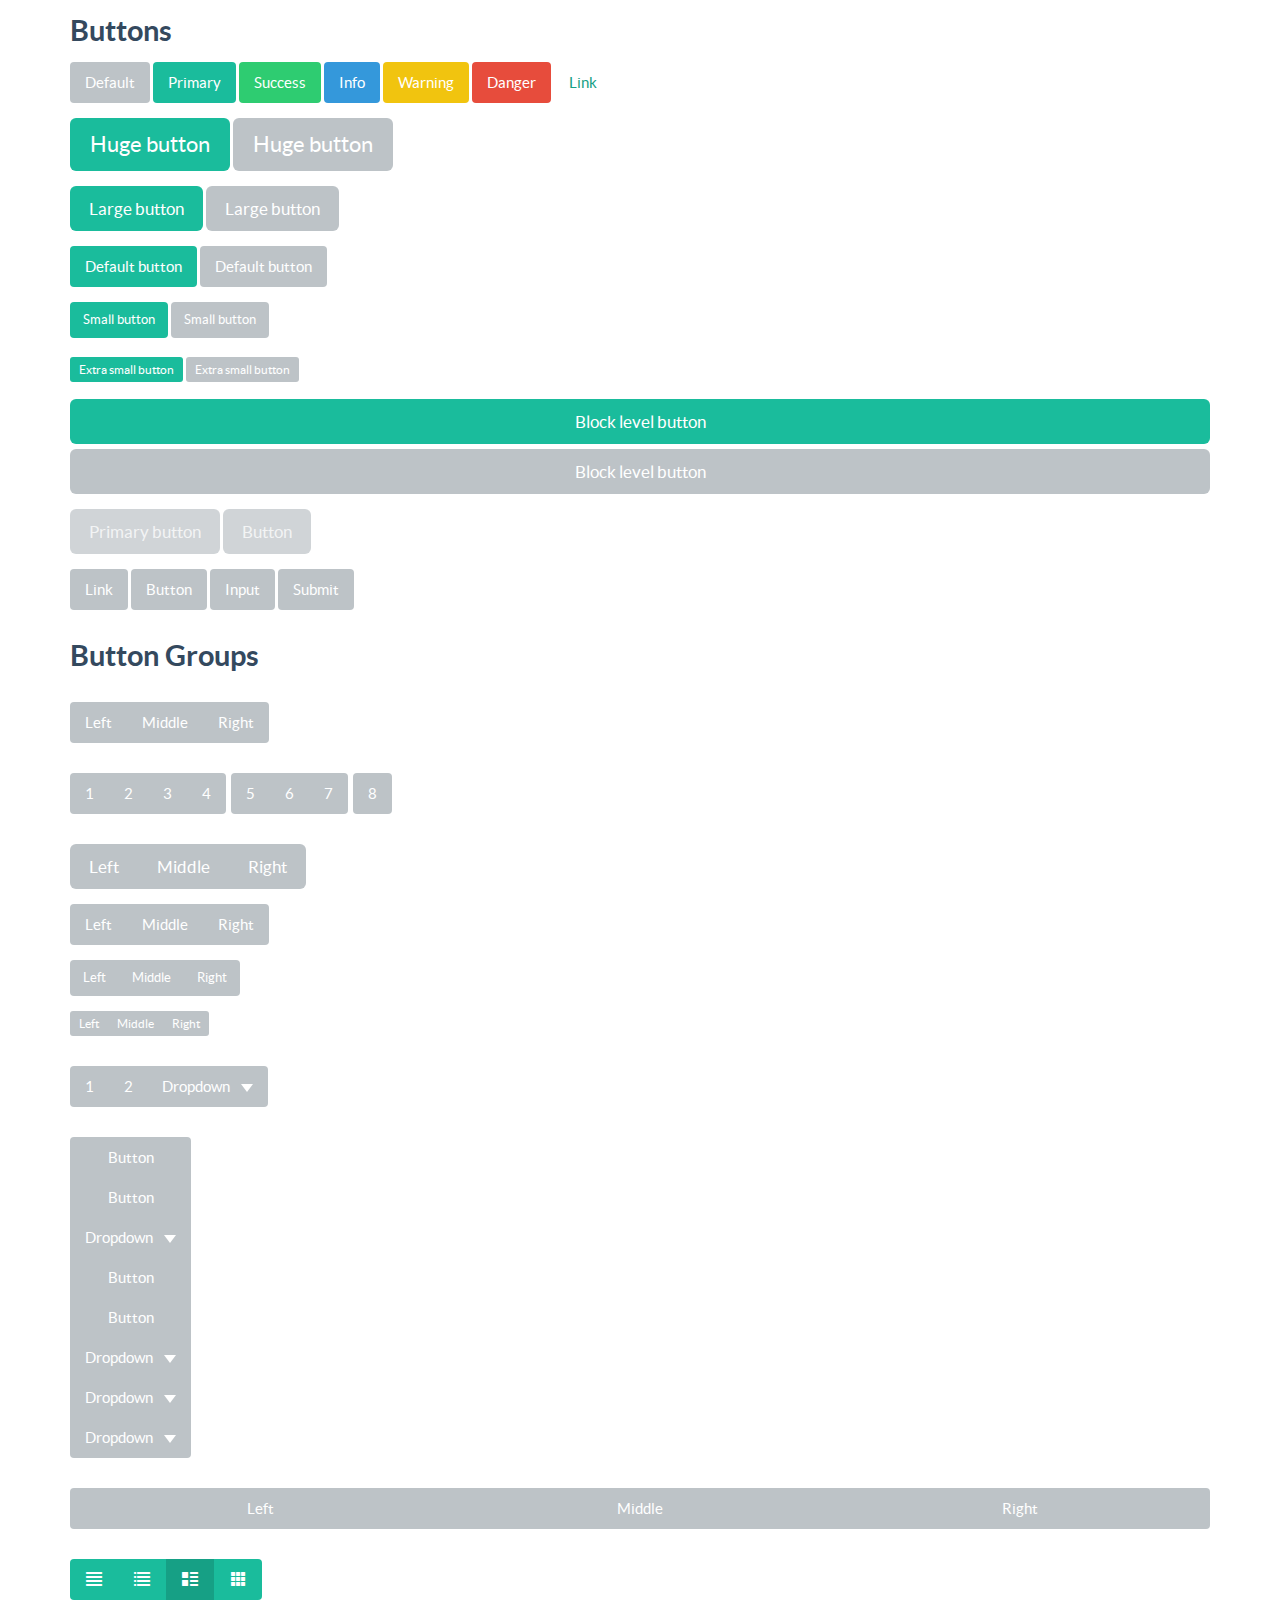
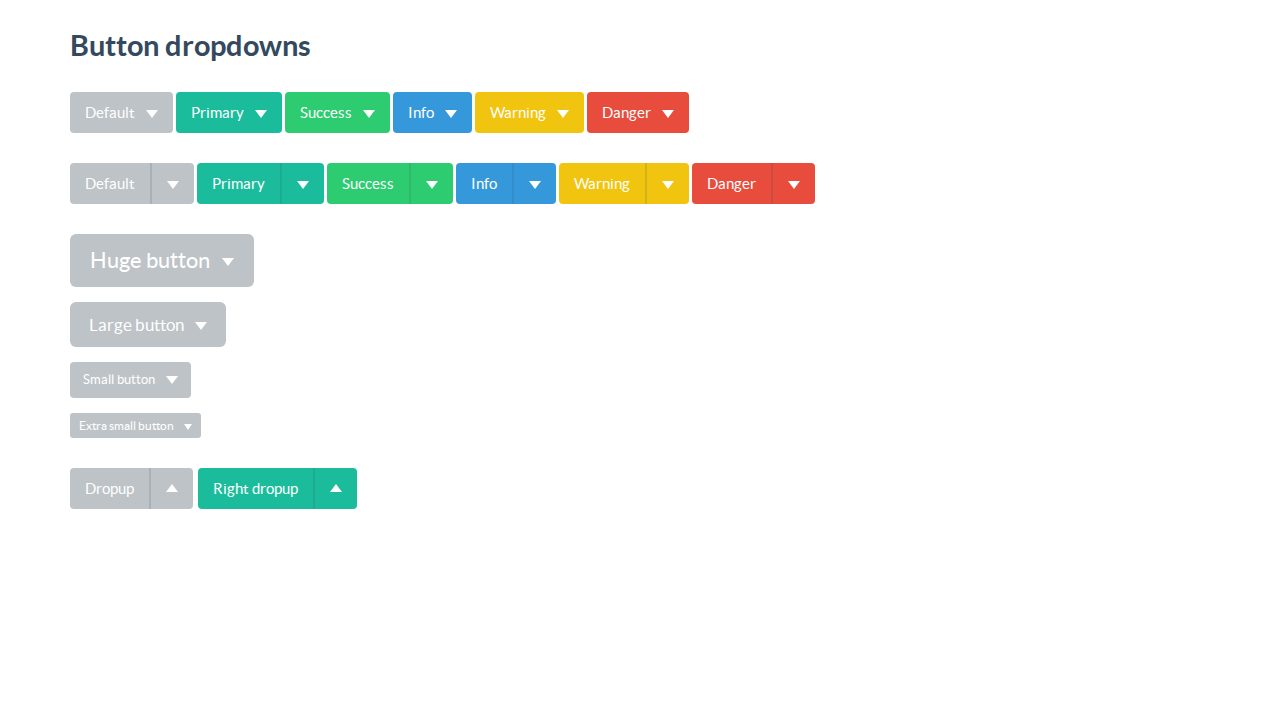
<file: Flat-UI-master/docs/examples/buttons.html>
<!DOCTYPE html>
<html lang="en">
  <head>
    <meta charset="utf-8">
    <title>Flat UI Free</title>
    <meta name="viewport" content="width=device-width, initial-scale=1.0">

    <!-- Loading Bootstrap -->
    <link href="../../dist/css/vendor/bootstrap.min.css" rel="stylesheet">

    <!-- Loading Flat UI -->
    <link href="../../dist/css/flat-ui.css" rel="stylesheet">

    <link rel="shortcut icon" href="../../dist/img/favicon.ico">

    <!-- HTML5 shim, for IE6-8 support of HTML5 elements. All other JS at the end of file. -->
    <!--[if lt IE 9]>
      <script src="../../dist/js/vendor/html5shiv.js"></script>
      <script src="../../dist/js/vendor/respond.min.js"></script>
    <![endif]-->
  </head>
  <body>

    <style>
      body {
        padding-bottom: 200px;
      }
    </style>

    <div class="container">
      <h4>Buttons</h4>
      <div class="row">
        <div class="col-md-12">
          <p>
            <!-- Standard gray button with gradient -->
            <button type="button" class="btn btn-default">Default</button>

            <!-- Provides extra visual weight and identifies the primary action in a set of buttons -->
            <button type="button" class="btn btn-primary">Primary</button>

            <!-- Indicates a successful or positive action -->
            <button type="button" class="btn btn-success">Success</button>

            <!-- Contextual button for informational alert messages -->
            <button type="button" class="btn btn-info">Info</button>

            <!-- Indicates caution should be taken with this action -->
            <button type="button" class="btn btn-warning">Warning</button>

            <!-- Indicates a dangerous or potentially negative action -->
            <button type="button" class="btn btn-danger">Danger</button>

            <!-- Deemphasize a button by making it look like a link while maintaining button behavior -->
            <button type="button" class="btn btn-link">Link</button>
          </p>
        </div>
      </div>
      <div class="row">
        <div class="col-md-12">
          <p>
            <button type="button" class="btn btn-primary btn-hg">Huge button</button>
            <button type="button" class="btn btn-default btn-hg">Huge button</button>
          </p>
          <p>
            <button type="button" class="btn btn-primary btn-lg">Large button</button>
            <button type="button" class="btn btn-default btn-lg">Large button</button>
          </p>
          <p>
            <button type="button" class="btn btn-primary">Default button</button>
            <button type="button" class="btn btn-default">Default button</button>
          </p>
          <p>
            <button type="button" class="btn btn-primary btn-sm">Small button</button>
            <button type="button" class="btn btn-default btn-sm">Small button</button>
          </p>
          <p>
            <button type="button" class="btn btn-primary btn-xs">Extra small button</button>
            <button type="button" class="btn btn-default btn-xs">Extra small button</button>
          </p>
        </div>
      </div>
      <div class="row">
        <div class="col-md-12">
          <p>
            <button type="button" class="btn btn-primary btn-lg btn-block">Block level button</button>
            <button type="button" class="btn btn-default btn-lg btn-block">Block level button</button>
          </p>
        </div>
      </div>
      <div class="row">
        <div class="col-md-12">
          <p>
            <button type="button" class="btn btn-lg btn-primary" disabled="disabled">Primary button</button>
            <button type="button" class="btn btn-default btn-lg" disabled="disabled">Button</button>
          </p>
        </div>
      </div>
      <div class="row">
        <div class="col-md-12">
          <p>
            <a class="btn btn-default" href="#">Link</a>
            <button class="btn btn-default" type="submit">Button</button>
            <input class="btn btn-default" type="button" value="Input">
            <input class="btn btn-default" type="submit" value="Submit">
          </p>
        </div>
      </div>
      <h4>Button Groups</h4>
      <div class="row">
        <div class="col-md-12">
          <p>
            <div class="btn-group">
              <button type="button" class="btn btn-default">Left</button>
              <button type="button" class="btn btn-default">Middle</button>
              <button type="button" class="btn btn-default">Right</button>
            </div>
          </p>
        </div>
      </div>
      <div class="row">
        <div class="col-md-12">
          <p>
            <div class="btn-toolbar">
              <div class="btn-group">
                <button class="btn btn-default" type="button">1</button>
                <button class="btn btn-default" type="button">2</button>
                <button class="btn btn-default" type="button">3</button>
                <button class="btn btn-default" type="button">4</button>
              </div>
              <div class="btn-group">
                <button class="btn btn-default" type="button">5</button>
                <button class="btn btn-default" type="button">6</button>
                <button class="btn btn-default" type="button">7</button>
              </div>
              <div class="btn-group">
                <button class="btn btn-default" type="button">8</button>
              </div>
            </div>
          </p>
        </div>
      </div>
      <div class="row">
        <div class="col-md-12">
          <p>
            <div class="btn-toolbar">
              <div class="btn-group btn-group-lg">
                <button class="btn btn-default" type="button">Left</button>
                <button class="btn btn-default" type="button">Middle</button>
                <button class="btn btn-default" type="button">Right</button>
              </div>
            </div>
          </p>
          <p>
            <div class="btn-toolbar">
              <div class="btn-group">
                <button class="btn btn-default" type="button">Left</button>
                <button class="btn btn-default" type="button">Middle</button>
                <button class="btn btn-default" type="button">Right</button>
              </div>
            </div>
          </p>
          <p>
            <div class="btn-toolbar">
              <div class="btn-group btn-group-sm">
                <button class="btn btn-default" type="button">Left</button>
                <button class="btn btn-default" type="button">Middle</button>
                <button class="btn btn-default" type="button">Right</button>
              </div>
            </div>
          </p>
          <p>
            <div class="btn-toolbar">
              <div class="btn-group btn-group-xs">
                <button class="btn btn-default" type="button">Left</button>
                <button class="btn btn-default" type="button">Middle</button>
                <button class="btn btn-default" type="button">Right</button>
              </div>
            </div>
          </p>
        </div>
      </div>
      <div class="row">
        <div class="col-md-12">
          <p>
            <div class="btn-group">
              <button class="btn btn-default" type="button">1</button>
              <button class="btn btn-default" type="button">2</button>

              <div class="btn-group">
                <button data-toggle="dropdown" class="btn btn-default dropdown-toggle" type="button" id="btnGroupDrop1">
                  Dropdown
                  <span class="caret"></span>
                </button>
                <ul aria-labelledby="btnGroupDrop1" role="menu" class="dropdown-menu">
                  <li><a href="#">Dropdown link</a></li>
                  <li><a href="#">Dropdown link</a></li>
                </ul>
              </div>
            </div>
          </p>
        </div>
      </div>
      <div class="row">
        <div class="col-md-12">
          <p>
            <div class="btn-group-vertical">
              <button class="btn btn-default" type="button">Button</button>
              <button class="btn btn-default" type="button">Button</button>
              <div class="btn-group">
                <button data-toggle="dropdown" class="btn btn-default dropdown-toggle" type="button" id="btnGroupVerticalDrop1">
                  Dropdown
                  <span class="caret"></span>
                </button>
                <ul aria-labelledby="btnGroupVerticalDrop1" role="menu" class="dropdown-menu">
                  <li><a href="#">Dropdown link</a></li>
                  <li><a href="#">Dropdown link</a></li>
                </ul>
              </div>
              <button class="btn btn-default" type="button">Button</button>
              <button class="btn btn-default" type="button">Button</button>
              <div class="btn-group">
                <button data-toggle="dropdown" class="btn btn-default dropdown-toggle" type="button" id="btnGroupVerticalDrop2">
                  Dropdown
                  <span class="caret"></span>
                </button>
                <ul aria-labelledby="btnGroupVerticalDrop2" role="menu" class="dropdown-menu">
                  <li><a href="#">Dropdown link</a></li>
                  <li><a href="#">Dropdown link</a></li>
                </ul>
              </div>
              <div class="btn-group">
                <button data-toggle="dropdown" class="btn btn-default dropdown-toggle" type="button" id="btnGroupVerticalDrop3">
                  Dropdown
                  <span class="caret"></span>
                </button>
                <ul aria-labelledby="btnGroupVerticalDrop3" role="menu" class="dropdown-menu">
                  <li><a href="#">Dropdown link</a></li>
                  <li><a href="#">Dropdown link</a></li>
                </ul>
              </div>
              <div class="btn-group">
                <button data-toggle="dropdown" class="btn btn-default dropdown-toggle" type="button" id="btnGroupVerticalDrop4">
                  Dropdown
                  <span class="caret"></span>
                </button>
                <ul aria-labelledby="btnGroupVerticalDrop4" role="menu" class="dropdown-menu">
                  <li><a href="#">Dropdown link</a></li>
                  <li><a href="#">Dropdown link</a></li>
                </ul>
              </div>
            </div>
          </p>
        </div>
      </div>
      <div class="row">
        <div class="col-md-12">
          <p>
            <div class="btn-group btn-group-justified">
              <a class="btn btn-default" href="#">Left</a>
              <a class="btn btn-default" href="#">Middle</a>
              <a class="btn btn-default" href="#">Right</a>
            </div>
          </p>
        </div>
      </div>
      <div class="row">
        <div class="col-md-12">
          <p>
            <div class="btn-toolbar">
              <div class="btn-group">
                <a href="#fakelink" class="btn btn-primary"><i class="fui-list-columned"></i></a>
                <a href="#fakelink" class="btn btn-primary"><i class="fui-list-numbered"></i></a>
                <a href="#fakelink" class="btn btn-primary active"><i class="fui-list-thumbnailed"></i></a>
                <a href="#fakelink" class="btn btn-primary"><i class="fui-list-small-thumbnails"></i></a>
              </div>
            </div>
          </p>
        </div>
      </div>
      <h4>Button dropdowns</h4>
      <div class="row">
        <div class="col-md-12">
          <p>
            <div class="btn-group">
              <button data-toggle="dropdown" class="btn btn-default dropdown-toggle" type="button">Default <span class="caret"></span></button>
              <ul role="menu" class="dropdown-menu">
                <li><a href="#">Action</a></li>
                <li><a href="#">Another action</a></li>
                <li><a href="#">Something else here</a></li>
                <li class="divider"></li>
                <li><a href="#">Separated link</a></li>
              </ul>
            </div><!-- /btn-group -->
            <div class="btn-group">
              <button data-toggle="dropdown" class="btn btn-primary dropdown-toggle" type="button">Primary <span class="caret"></span></button>
              <ul role="menu" class="dropdown-menu">
                <li><a href="#">Action</a></li>
                <li><a href="#">Another action</a></li>
                <li><a href="#">Something else here</a></li>
                <li class="divider"></li>
                <li><a href="#">Separated link</a></li>
              </ul>
            </div><!-- /btn-group -->
            <div class="btn-group">
              <button data-toggle="dropdown" class="btn btn-success dropdown-toggle" type="button">Success <span class="caret"></span></button>
              <ul role="menu" class="dropdown-menu">
                <li><a href="#">Action</a></li>
                <li><a href="#">Another action</a></li>
                <li><a href="#">Something else here</a></li>
                <li class="divider"></li>
                <li><a href="#">Separated link</a></li>
              </ul>
            </div><!-- /btn-group -->
            <div class="btn-group">
              <button data-toggle="dropdown" class="btn btn-info dropdown-toggle" type="button">Info <span class="caret"></span></button>
              <ul role="menu" class="dropdown-menu">
                <li><a href="#">Action</a></li>
                <li><a href="#">Another action</a></li>
                <li><a href="#">Something else here</a></li>
                <li class="divider"></li>
                <li><a href="#">Separated link</a></li>
              </ul>
            </div><!-- /btn-group -->
            <div class="btn-group">
              <button data-toggle="dropdown" class="btn btn-warning dropdown-toggle" type="button">Warning <span class="caret"></span></button>
              <ul role="menu" class="dropdown-menu">
                <li><a href="#">Action</a></li>
                <li><a href="#">Another action</a></li>
                <li><a href="#">Something else here</a></li>
                <li class="divider"></li>
                <li><a href="#">Separated link</a></li>
              </ul>
            </div><!-- /btn-group -->
            <div class="btn-group">
              <button data-toggle="dropdown" class="btn btn-danger dropdown-toggle" type="button">Danger <span class="caret"></span></button>
              <ul role="menu" class="dropdown-menu">
                <li><a href="#">Action</a></li>
                <li><a href="#">Another action</a></li>
                <li><a href="#">Something else here</a></li>
                <li class="divider"></li>
                <li><a href="#">Separated link</a></li>
              </ul>
            </div><!-- /btn-group -->
          </p>
        </div>
      </div>
      <div class="row">
        <div class="col-md-12">
          <p>
            <div class="btn-group">
              <button class="btn btn-default" type="button">Default</button>
              <button data-toggle="dropdown" class="btn btn-default dropdown-toggle" type="button"><span class="caret"></span></button>
              <ul role="menu" class="dropdown-menu">
                <li><a href="#">Action</a></li>
                <li><a href="#">Another action</a></li>
                <li><a href="#">Something else here</a></li>
                <li class="divider"></li>
                <li><a href="#">Separated link</a></li>
              </ul>
            </div><!-- /btn-group -->
            <div class="btn-group">
              <button class="btn btn-primary" type="button">Primary</button>
              <button data-toggle="dropdown" class="btn btn-primary dropdown-toggle" type="button"><span class="caret"></span></button>
              <ul role="menu" class="dropdown-menu">
                <li><a href="#">Action</a></li>
                <li><a href="#">Another action</a></li>
                <li><a href="#">Something else here</a></li>
                <li class="divider"></li>
                <li><a href="#">Separated link</a></li>
              </ul>
            </div><!-- /btn-group -->
            <div class="btn-group">
              <button class="btn btn-success" type="button">Success</button>
              <button data-toggle="dropdown" class="btn btn-success dropdown-toggle" type="button"><span class="caret"></span></button>
              <ul role="menu" class="dropdown-menu">
                <li><a href="#">Action</a></li>
                <li><a href="#">Another action</a></li>
                <li><a href="#">Something else here</a></li>
                <li class="divider"></li>
                <li><a href="#">Separated link</a></li>
              </ul>
            </div><!-- /btn-group -->
            <div class="btn-group">
              <button class="btn btn-info" type="button">Info</button>
              <button data-toggle="dropdown" class="btn btn-info dropdown-toggle" type="button"><span class="caret"></span></button>
              <ul role="menu" class="dropdown-menu">
                <li><a href="#">Action</a></li>
                <li><a href="#">Another action</a></li>
                <li><a href="#">Something else here</a></li>
                <li class="divider"></li>
                <li><a href="#">Separated link</a></li>
              </ul>
            </div><!-- /btn-group -->
            <div class="btn-group">
              <button class="btn btn-warning" type="button">Warning</button>
              <button data-toggle="dropdown" class="btn btn-warning dropdown-toggle" type="button"><span class="caret"></span></button>
              <ul role="menu" class="dropdown-menu">
                <li><a href="#">Action</a></li>
                <li><a href="#">Another action</a></li>
                <li><a href="#">Something else here</a></li>
                <li class="divider"></li>
                <li><a href="#">Separated link</a></li>
              </ul>
            </div><!-- /btn-group -->
            <div class="btn-group">
              <button class="btn btn-danger" type="button">Danger</button>
              <button data-toggle="dropdown" class="btn btn-danger dropdown-toggle" type="button"><span class="caret"></span></button>
              <ul role="menu" class="dropdown-menu">
                <li><a href="#">Action</a></li>
                <li><a href="#">Another action</a></li>
                <li><a href="#">Something else here</a></li>
                <li class="divider"></li>
                <li><a href="#">Separated link</a></li>
              </ul>
            </div><!-- /btn-group -->
          </p>
        </div>
      </div>
      <div class="row">
        <div class="col-md-12">
          <p>
            <div class="btn-toolbar">
              <div class="btn-group">
                <button data-toggle="dropdown" type="button" class="btn btn-default btn-hg dropdown-toggle">
                  Huge button <span class="caret"></span>
                </button>
                <ul role="menu" class="dropdown-menu">
                  <li><a href="#">Action</a></li>
                  <li><a href="#">Another action</a></li>
                  <li><a href="#">Something else here</a></li>
                  <li class="divider"></li>
                  <li><a href="#">Separated link</a></li>
                </ul>
              </div><!-- /btn-group -->
            </div><!-- /btn-toolbar -->
          </p>
          <p>
            <div class="btn-toolbar">
              <div class="btn-group">
                <button data-toggle="dropdown" type="button" class="btn btn-default btn-lg dropdown-toggle">
                  Large button <span class="caret"></span>
                </button>
                <ul role="menu" class="dropdown-menu">
                  <li><a href="#">Action</a></li>
                  <li><a href="#">Another action</a></li>
                  <li><a href="#">Something else here</a></li>
                  <li class="divider"></li>
                  <li><a href="#">Separated link</a></li>
                </ul>
              </div><!-- /btn-group -->
            </div><!-- /btn-toolbar -->
          </p>
          <p>
            <div class="btn-toolbar">
              <div class="btn-group">
                <button data-toggle="dropdown" type="button" class="btn btn-default btn-sm dropdown-toggle">
                  Small button <span class="caret"></span>
                </button>
                <ul role="menu" class="dropdown-menu">
                  <li><a href="#">Action</a></li>
                  <li><a href="#">Another action</a></li>
                  <li><a href="#">Something else here</a></li>
                  <li class="divider"></li>
                  <li><a href="#">Separated link</a></li>
                </ul>
              </div><!-- /btn-group -->
            </div><!-- /btn-toolbar -->
          </p>
          <p>
            <div class="btn-toolbar">
              <div class="btn-group">
                <button data-toggle="dropdown" type="button" class="btn btn-default btn-xs dropdown-toggle">
                  Extra small button <span class="caret"></span>
                </button>
                <ul role="menu" class="dropdown-menu">
                  <li><a href="#">Action</a></li>
                  <li><a href="#">Another action</a></li>
                  <li><a href="#">Something else here</a></li>
                  <li class="divider"></li>
                  <li><a href="#">Separated link</a></li>
                </ul>
              </div><!-- /btn-group -->
            </div><!-- /btn-toolbar -->
          </p>
        </div>
      </div>
      <div class="row">
        <div class="col-md-12">
          <p>
            <div class="btn-toolbar">
              <div class="btn-group dropup">
                <button class="btn btn-default" type="button">Dropup</button>
                <button data-toggle="dropdown" class="btn btn-default dropdown-toggle" type="button"><span class="caret"></span></button>
                <ul role="menu" class="dropdown-menu">
                  <li><a href="#">Action</a></li>
                  <li><a href="#">Another action</a></li>
                  <li><a href="#">Something else here</a></li>
                  <li class="divider"></li>
                  <li><a href="#">Separated link</a></li>
                </ul>
              </div><!-- /btn-group -->
              <div class="btn-group dropup">
                <button class="btn btn-primary" type="button">Right dropup</button>
                <button data-toggle="dropdown" class="btn btn-primary dropdown-toggle" type="button"><span class="caret"></span></button>
                <ul role="menu" class="dropdown-menu pull-right">
                  <li><a href="#">Action</a></li>
                  <li><a href="#">Another action</a></li>
                  <li><a href="#">Something else here</a></li>
                  <li class="divider"></li>
                  <li><a href="#">Separated link</a></li>
                </ul>
              </div><!-- /btn-group -->
            </div>
          </p>
        </div>
      </div>
    </div>
    <!-- /.container -->

  </body>
</html>
</file>
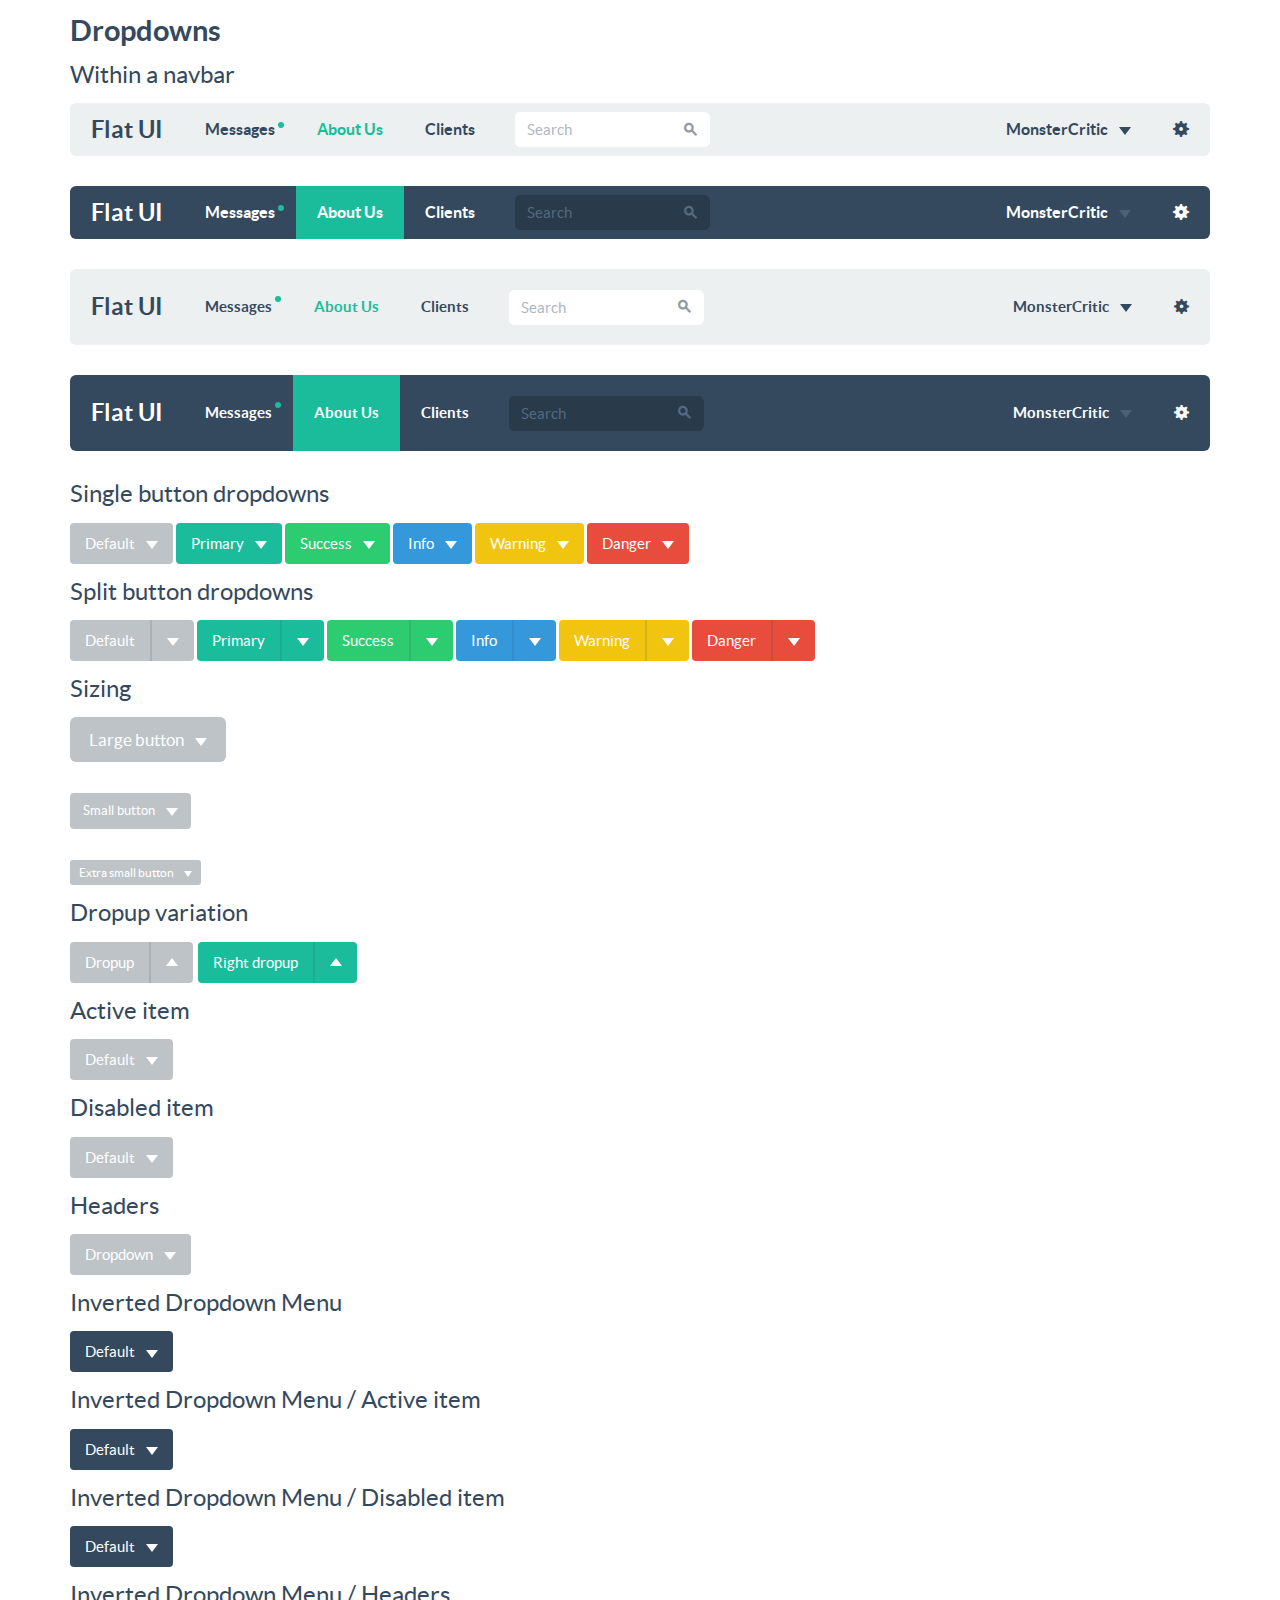
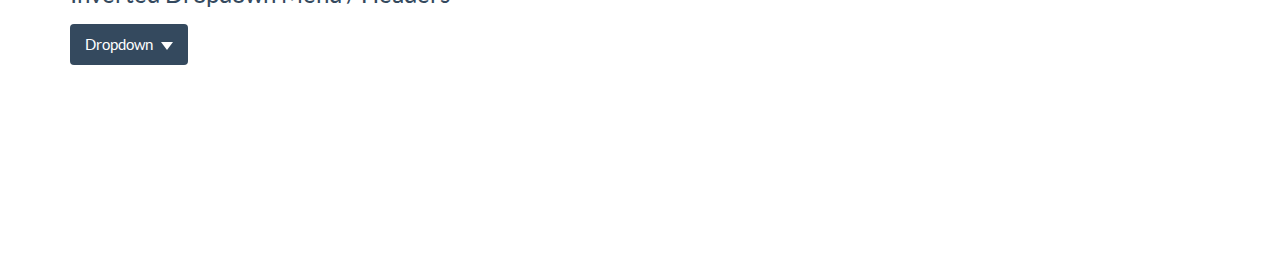
<file: Flat-UI-master/docs/examples/dropdowns.html>
<!DOCTYPE html>
<html lang="en">
  <head>
    <meta charset="utf-8">
    <title>Flat UI Free</title>
    <meta name="viewport" content="width=device-width, initial-scale=1.0">

    <!-- Loading Bootstrap -->
    <link href="../../dist/css/vendor/bootstrap.min.css" rel="stylesheet">

    <!-- Loading Flat UI -->
    <link href="../../dist/css/flat-ui.css" rel="stylesheet">

    <link rel="shortcut icon" href="../../dist/img/favicon.ico">

    <!-- HTML5 shim, for IE6-8 support of HTML5 elements. All other JS at the end of file. -->
    <!--[if lt IE 9]>
      <script src="../../dist/js/vendor/html5shiv.js"></script>
      <script src="../../dist/js/vendor/respond.min.js"></script>
    <![endif]-->
  </head>
  <body>

    <style>
      body {
        padding-bottom: 200px;
      }
    </style>

    <div class="container">

      <h4>Dropdowns</h4>

      <h6>Within a navbar</h6>

      <nav class="navbar navbar-default" role="navigation">
        <!-- Brand and toggle get grouped for better mobile display -->
        <div class="navbar-header">
          <button type="button" class="navbar-toggle" data-toggle="collapse" data-target="#bs-example-navbar-collapse-1">
            <span class="sr-only">Toggle navigation</span>
          </button>
          <a class="navbar-brand" href="#">Flat UI</a>
        </div>

        <!-- Collect the nav links, forms, and other content for toggling -->
        <div class="collapse navbar-collapse" id="bs-example-navbar-collapse-1">
          <ul class="nav navbar-nav">
            <li><a href="#">Messages<span class="navbar-unread">1</span></a></li>
            <li class="active"><a href="#">About Us</a></li>
            <li><a href="#">Clients</a></li>
           </ul>
          <form class="navbar-form navbar-left" action="#" role="search">
            <div class="form-group">
              <div class="input-group">
                <input class="form-control" id="navbarInput-01" type="search" placeholder="Search">
                <span class="input-group-btn">
                  <button type="submit" class="btn"><span class="fui-search"></span></button>
                </span>
              </div>
            </div>
          </form>
          <ul class="nav navbar-nav navbar-right">
            <li class="dropdown">
              <a href="#" class="dropdown-toggle" data-toggle="dropdown">MonsterCritic <b class="caret"></b></a>
              <ul class="dropdown-menu">
                <li><a href="#">Action</a></li>
                <li><a href="#">Another action</a></li>
                <li><a href="#">Something else here</a></li>
                <li class="divider"></li>
                <li><a href="#">Separated link</a></li>
              </ul>
            </li>
            <li><a href="#"><span class="visible-sm visible-xs">Settings<span class="fui-gear"></span></span><span class="visible-md visible-lg"><span class="fui-gear"></span></span></a></li>
          </ul>
        </div><!-- /.navbar-collapse -->
      </nav>

      <nav class="navbar navbar-inverse" role="navigation">
        <!-- Brand and toggle get grouped for better mobile display -->
        <div class="navbar-header">
          <button type="button" class="navbar-toggle" data-toggle="collapse" data-target="#bs-example-navbar-collapse-1">
            <span class="sr-only">Toggle navigation</span>
          </button>
          <a class="navbar-brand" href="#">Flat UI</a>
        </div>

        <!-- Collect the nav links, forms, and other content for toggling -->
        <div class="collapse navbar-collapse" id="bs-example-navbar-collapse-1">
          <ul class="nav navbar-nav">
            <li><a href="#">Messages<span class="navbar-unread">1</span></a></li>
            <li class="active"><a href="#">About Us</a></li>
            <li><a href="#">Clients</a></li>
           </ul>
          <form class="navbar-form navbar-left" action="#" role="search">
            <div class="form-group">
              <div class="input-group">
                <input class="form-control" id="navbarInput-01" type="search" placeholder="Search">
                <span class="input-group-btn">
                  <button type="submit" class="btn"><span class="fui-search"></span></button>
                </span>
              </div>
            </div>
          </form>
          <ul class="nav navbar-nav navbar-right">
            <li class="dropdown">
              <a href="#" class="dropdown-toggle" data-toggle="dropdown">MonsterCritic <b class="caret"></b></a>
              <ul class="dropdown-menu">
                <li><a href="#">Action</a></li>
                <li><a href="#">Another action</a></li>
                <li><a href="#">Something else here</a></li>
                <li class="divider"></li>
                <li><a href="#">Separated link</a></li>
              </ul>
            </li>
            <li><a href="#"><span class="visible-sm visible-xs">Settings<span class="fui-gear"></span></span><span class="visible-md visible-lg"><span class="fui-gear"></span></span></a></li>
          </ul>
        </div><!-- /.navbar-collapse -->
      </nav>

      <nav class="navbar navbar-default navbar-lg" role="navigation">
        <!-- Brand and toggle get grouped for better mobile display -->
        <div class="navbar-header">
          <button type="button" class="navbar-toggle" data-toggle="collapse" data-target="#bs-example-navbar-collapse-1">
            <span class="sr-only">Toggle navigation</span>
          </button>
          <a class="navbar-brand" href="#">Flat UI</a>
        </div>

        <!-- Collect the nav links, forms, and other content for toggling -->
        <div class="collapse navbar-collapse" id="bs-example-navbar-collapse-1">
          <ul class="nav navbar-nav">
            <li><a href="#">Messages<span class="navbar-unread">1</span></a></li>
            <li class="active"><a href="#">About Us</a></li>
            <li><a href="#">Clients</a></li>
           </ul>
          <form class="navbar-form navbar-left" action="#" role="search">
            <div class="form-group">
              <div class="input-group">
                <input class="form-control" id="navbarInput-01" type="search" placeholder="Search">
                <span class="input-group-btn">
                  <button type="submit" class="btn"><span class="fui-search"></span></button>
                </span>
              </div>
            </div>
          </form>
          <ul class="nav navbar-nav navbar-right">
            <li class="dropdown">
              <a href="#" class="dropdown-toggle" data-toggle="dropdown">MonsterCritic <b class="caret"></b></a>
              <ul class="dropdown-menu">
                <li><a href="#">Action</a></li>
                <li><a href="#">Another action</a></li>
                <li><a href="#">Something else here</a></li>
                <li class="divider"></li>
                <li><a href="#">Separated link</a></li>
              </ul>
            </li>
            <li><a href="#"><span class="visible-sm visible-xs">Settings<span class="fui-gear"></span></span><span class="visible-md visible-lg"><span class="fui-gear"></span></span></a></li>
          </ul>
        </div><!-- /.navbar-collapse -->
      </nav>

      <nav class="navbar navbar-inverse navbar-lg" role="navigation">
        <!-- Brand and toggle get grouped for better mobile display -->
        <div class="navbar-header">
          <button type="button" class="navbar-toggle" data-toggle="collapse" data-target="#bs-example-navbar-collapse-1">
            <span class="sr-only">Toggle navigation</span>
          </button>
          <a class="navbar-brand" href="#">Flat UI</a>
        </div>

        <!-- Collect the nav links, forms, and other content for toggling -->
        <div class="collapse navbar-collapse" id="bs-example-navbar-collapse-1">
          <ul class="nav navbar-nav">
            <li><a href="#">Messages<span class="navbar-unread">1</span></a></li>
            <li class="active"><a href="#">About Us</a></li>
            <li><a href="#">Clients</a></li>
           </ul>
          <form class="navbar-form navbar-left" action="#" role="search">
            <div class="form-group">
              <div class="input-group">
                <input class="form-control" id="navbarInput-01" type="search" placeholder="Search">
                <span class="input-group-btn">
                  <button type="submit" class="btn"><span class="fui-search"></span></button>
                </span>
              </div>
            </div>
          </form>
          <ul class="nav navbar-nav navbar-right">
            <li class="dropdown">
              <a href="#" class="dropdown-toggle" data-toggle="dropdown">MonsterCritic <b class="caret"></b></a>
              <ul class="dropdown-menu">
                <li><a href="#">Action</a></li>
                <li><a href="#">Another action</a></li>
                <li><a href="#">Something else here</a></li>
                <li class="divider"></li>
                <li><a href="#">Separated link</a></li>
              </ul>
            </li>
            <li><a href="#"><span class="visible-sm visible-xs">Settings<span class="fui-gear"></span></span><span class="visible-md visible-lg"><span class="fui-gear"></span></span></a></li>
          </ul>
        </div><!-- /.navbar-collapse -->
      </nav>

      <h6>Single button dropdowns</h6>

      <div class="row">
        <div class="col-md-12">
          <div class="btn-group">
            <button data-toggle="dropdown" class="btn btn-default dropdown-toggle" type="button">Default <span class="caret"></span></button>
            <ul role="menu" class="dropdown-menu">
              <li><a href="#">Action</a></li>
              <li><a href="#">Another action</a></li>
              <li><a href="#">Something else here</a></li>
              <li class="divider"></li>
              <li><a href="#">Separated link</a></li>
            </ul>
          </div><!-- /btn-group -->
          <div class="btn-group">
            <button data-toggle="dropdown" class="btn btn-primary dropdown-toggle" type="button">Primary <span class="caret"></span></button>
            <ul role="menu" class="dropdown-menu">
              <li><a href="#">Action</a></li>
              <li><a href="#">Another action</a></li>
              <li><a href="#">Something else here</a></li>
              <li class="divider"></li>
              <li><a href="#">Separated link</a></li>
            </ul>
          </div><!-- /btn-group -->
          <div class="btn-group">
            <button data-toggle="dropdown" class="btn btn-success dropdown-toggle" type="button">Success <span class="caret"></span></button>
            <ul role="menu" class="dropdown-menu">
              <li><a href="#">Action</a></li>
              <li><a href="#">Another action</a></li>
              <li><a href="#">Something else here</a></li>
              <li class="divider"></li>
              <li><a href="#">Separated link</a></li>
            </ul>
          </div><!-- /btn-group -->
          <div class="btn-group">
            <button data-toggle="dropdown" class="btn btn-info dropdown-toggle" type="button">Info <span class="caret"></span></button>
            <ul role="menu" class="dropdown-menu">
              <li><a href="#">Action</a></li>
              <li><a href="#">Another action</a></li>
              <li><a href="#">Something else here</a></li>
              <li class="divider"></li>
              <li><a href="#">Separated link</a></li>
            </ul>
          </div><!-- /btn-group -->
          <div class="btn-group">
            <button data-toggle="dropdown" class="btn btn-warning dropdown-toggle" type="button">Warning <span class="caret"></span></button>
            <ul role="menu" class="dropdown-menu">
              <li><a href="#">Action</a></li>
              <li><a href="#">Another action</a></li>
              <li><a href="#">Something else here</a></li>
              <li class="divider"></li>
              <li><a href="#">Separated link</a></li>
            </ul>
          </div><!-- /btn-group -->
          <div class="btn-group">
            <button data-toggle="dropdown" class="btn btn-danger dropdown-toggle" type="button">Danger <span class="caret"></span></button>
            <ul role="menu" class="dropdown-menu">
              <li><a href="#">Action</a></li>
              <li><a href="#">Another action</a></li>
              <li><a href="#">Something else here</a></li>
              <li class="divider"></li>
              <li><a href="#">Separated link</a></li>
            </ul>
          </div><!-- /btn-group -->
        </div>
      </div>

      <h6>Split button dropdowns</h6>

      <div class="row">
        <div class="col-md-12">
          <div class="btn-group">
            <button class="btn btn-default" type="button">Default</button>
            <button data-toggle="dropdown" class="btn btn-default dropdown-toggle" type="button">
              <span class="caret"></span>
              <span class="sr-only">Toggle Dropdown</span>
            </button>
            <ul role="menu" class="dropdown-menu">
              <li><a href="#">Action</a></li>
              <li><a href="#">Another action</a></li>
              <li><a href="#">Something else here</a></li>
              <li class="divider"></li>
              <li><a href="#">Separated link</a></li>
            </ul>
          </div><!-- /btn-group -->
          <div class="btn-group">
            <button class="btn btn-primary" type="button">Primary</button>
            <button data-toggle="dropdown" class="btn btn-primary dropdown-toggle" type="button">
              <span class="caret"></span>
              <span class="sr-only">Toggle Dropdown</span>
            </button>
            <ul role="menu" class="dropdown-menu">
              <li><a href="#">Action</a></li>
              <li><a href="#">Another action</a></li>
              <li><a href="#">Something else here</a></li>
              <li class="divider"></li>
              <li><a href="#">Separated link</a></li>
            </ul>
          </div><!-- /btn-group -->
          <div class="btn-group">
            <button class="btn btn-success" type="button">Success</button>
            <button data-toggle="dropdown" class="btn btn-success dropdown-toggle" type="button">
              <span class="caret"></span>
              <span class="sr-only">Toggle Dropdown</span>
            </button>
            <ul role="menu" class="dropdown-menu">
              <li><a href="#">Action</a></li>
              <li><a href="#">Another action</a></li>
              <li><a href="#">Something else here</a></li>
              <li class="divider"></li>
              <li><a href="#">Separated link</a></li>
            </ul>
          </div><!-- /btn-group -->
          <div class="btn-group">
            <button class="btn btn-info" type="button">Info</button>
            <button data-toggle="dropdown" class="btn btn-info dropdown-toggle" type="button">
              <span class="caret"></span>
              <span class="sr-only">Toggle Dropdown</span>
            </button>
            <ul role="menu" class="dropdown-menu">
              <li><a href="#">Action</a></li>
              <li><a href="#">Another action</a></li>
              <li><a href="#">Something else here</a></li>
              <li class="divider"></li>
              <li><a href="#">Separated link</a></li>
            </ul>
          </div><!-- /btn-group -->
          <div class="btn-group">
            <button class="btn btn-warning" type="button">Warning</button>
            <button data-toggle="dropdown" class="btn btn-warning dropdown-toggle" type="button">
              <span class="caret"></span>
              <span class="sr-only">Toggle Dropdown</span>
            </button>
            <ul role="menu" class="dropdown-menu">
              <li><a href="#">Action</a></li>
              <li><a href="#">Another action</a></li>
              <li><a href="#">Something else here</a></li>
              <li class="divider"></li>
              <li><a href="#">Separated link</a></li>
            </ul>
          </div><!-- /btn-group -->
          <div class="btn-group">
            <button class="btn btn-danger" type="button">Danger</button>
            <button data-toggle="dropdown" class="btn btn-danger dropdown-toggle" type="button">
              <span class="caret"></span>
              <span class="sr-only">Toggle Dropdown</span>
            </button>
            <ul role="menu" class="dropdown-menu">
              <li><a href="#">Action</a></li>
              <li><a href="#">Another action</a></li>
              <li><a href="#">Something else here</a></li>
              <li class="divider"></li>
              <li><a href="#">Separated link</a></li>
            </ul>
          </div><!-- /btn-group -->
        </div>
      </div>

      <h6>Sizing</h6>

      <div class="row">
        <div class="col-md-12">
          <div role="toolbar" class="btn-toolbar">
            <div class="btn-group">
              <button data-toggle="dropdown" type="button" class="btn btn-default btn-lg dropdown-toggle">
                Large button <span class="caret"></span>
              </button>
              <ul role="menu" class="dropdown-menu">
                <li><a href="#">Action</a></li>
                <li><a href="#">Another action</a></li>
                <li><a href="#">Something else here</a></li>
                <li class="divider"></li>
                <li><a href="#">Separated link</a></li>
              </ul>
            </div><!-- /btn-group -->
          </div><!-- /btn-toolbar -->

          <br />

          <div role="toolbar" class="btn-toolbar">
            <div class="btn-group">
              <button data-toggle="dropdown" type="button" class="btn btn-default btn-sm dropdown-toggle">
                Small button <span class="caret"></span>
              </button>
              <ul role="menu" class="dropdown-menu">
                <li><a href="#">Action</a></li>
                <li><a href="#">Another action</a></li>
                <li><a href="#">Something else here</a></li>
                <li class="divider"></li>
                <li><a href="#">Separated link</a></li>
              </ul>
            </div><!-- /btn-group -->
          </div><!-- /btn-toolbar -->

          <br />

          <div role="toolbar" class="btn-toolbar">
            <div class="btn-group">
              <button data-toggle="dropdown" type="button" class="btn btn-default btn-xs dropdown-toggle">
                Extra small button <span class="caret"></span>
              </button>
              <ul role="menu" class="dropdown-menu">
                <li><a href="#">Action</a></li>
                <li><a href="#">Another action</a></li>
                <li><a href="#">Something else here</a></li>
                <li class="divider"></li>
                <li><a href="#">Separated link</a></li>
              </ul>
            </div><!-- /btn-group -->
          </div><!-- /btn-toolbar -->
        </div>
      </div>

      <h6>Dropup variation</h6>

      <div class="row">
        <div class="col-md-12">
          <div role="toolbar" class="btn-toolbar">
            <div class="btn-group dropup">
              <button class="btn btn-default" type="button">Dropup</button>
              <button data-toggle="dropdown" class="btn btn-default dropdown-toggle" type="button">
                <span class="caret"></span>
                <span class="sr-only">Toggle Dropdown</span>
              </button>
              <ul role="menu" class="dropdown-menu">
                <li><a href="#">Action</a></li>
                <li><a href="#">Another action</a></li>
                <li><a href="#">Something else here</a></li>
                <li class="divider"></li>
                <li><a href="#">Separated link</a></li>
              </ul>
            </div><!-- /btn-group -->
            <div class="btn-group dropup">
              <button class="btn btn-primary" type="button">Right dropup</button>
              <button data-toggle="dropdown" class="btn btn-primary dropdown-toggle" type="button">
                <span class="caret"></span>
                <span class="sr-only">Toggle Dropdown</span>
              </button>
              <ul role="menu" class="dropdown-menu pull-right">
                <li><a href="#">Action</a></li>
                <li><a href="#">Another action</a></li>
                <li><a href="#">Something else here</a></li>
                <li class="divider"></li>
                <li><a href="#">Separated link</a></li>
              </ul>
            </div><!-- /btn-group -->
          </div>
        </div>
      </div>

      <h6>Active item</h6>

      <div class="btn-group">
        <button type="button" class="btn btn-default dropdown-toggle" data-toggle="dropdown">Default <span class="caret"></span></button>
        <ul class="dropdown-menu" role="menu">
          <li class="active"><a href="#">Action</a></li>
          <li><a href="#">Another action</a></li>
          <li><a href="#">Something else here</a></li>
          <li class="divider"></li>
          <li><a href="#">Separated link</a></li>
        </ul>
      </div>

      <h6>Disabled item</h6>

      <div class="btn-group">
        <button type="button" class="btn btn-default dropdown-toggle" data-toggle="dropdown">Default <span class="caret"></span></button>
        <ul class="dropdown-menu" role="menu">
          <li class="disabled"><a href="#">Action</a></li>
          <li><a href="#">Another action</a></li>
          <li><a href="#">Something else here</a></li>
          <li class="divider"></li>
          <li><a href="#">Separated link</a></li>
        </ul>
      </div>

      <h6>Headers</h6>

      <div class="btn-group">
        <button data-toggle="dropdown" type="button" class="btn btn-default dropdown-toggle">
          Dropdown
          <span class="caret"></span>
        </button>
        <ul role="menu" class="dropdown-menu">
          <li class="dropdown-header" role="presentation">Dropdown header</li>
          <li role="presentation"><a href="#" tabindex="-1" role="menuitem">Action</a></li>
          <li role="presentation"><a href="#" tabindex="-1" role="menuitem">Another action</a></li>
          <li role="presentation"><a href="#" tabindex="-1" role="menuitem">Something else here</a></li>
          <li class="divider" role="presentation"></li>
          <li class="dropdown-header" role="presentation">Dropdown header</li>
          <li role="presentation"><a href="#" tabindex="-1" role="menuitem">Separated link</a></li>
        </ul>
      </div>

      <h6>Inverted Dropdown Menu</h6>

      <div class="btn-group">
        <button type="button" class="btn btn-inverse dropdown-toggle" data-toggle="dropdown">Default <span class="caret"></span></button>
        <ul class="dropdown-menu dropdown-menu-inverse" role="menu">
          <li><a href="#">Action</a></li>
          <li><a href="#">Another action</a></li>
          <li><a href="#">Something else here</a></li>
          <li class="divider"></li>
          <li><a href="#">Separated link</a></li>
        </ul>
      </div>

      <h6>Inverted Dropdown Menu / Active item</h6>

      <div class="btn-group">
        <button type="button" class="btn btn-inverse dropdown-toggle" data-toggle="dropdown">Default <span class="caret"></span></button>
        <ul class="dropdown-menu dropdown-menu-inverse" role="menu">
          <li class="active"><a href="#">Action</a></li>
          <li><a href="#">Another action</a></li>
          <li><a href="#">Something else here</a></li>
          <li class="divider"></li>
          <li><a href="#">Separated link</a></li>
        </ul>
      </div>

      <h6>Inverted Dropdown Menu / Disabled item</h6>

      <div class="btn-group">
        <button type="button" class="btn btn-inverse dropdown-toggle" data-toggle="dropdown">Default <span class="caret"></span></button>
        <ul class="dropdown-menu dropdown-menu-inverse" role="menu">
          <li class="disabled"><a href="#">Action</a></li>
          <li><a href="#">Another action</a></li>
          <li><a href="#">Something else here</a></li>
          <li class="divider"></li>
          <li><a href="#">Separated link</a></li>
        </ul>
      </div>

      <h6>Inverted Dropdown Menu / Headers</h6>

      <div class="btn-group">
        <button data-toggle="dropdown" type="button" class="btn btn-inverse dropdown-toggle">Dropdown<span class="caret"></span></button>
        <ul role="menu" class="dropdown-menu dropdown-menu-inverse">
          <li class="dropdown-header" role="presentation">Dropdown header</li>
          <li role="presentation"><a href="#" tabindex="-1" role="menuitem">Action</a></li>
          <li role="presentation"><a href="#" tabindex="-1" role="menuitem">Another action</a></li>
          <li role="presentation"><a href="#" tabindex="-1" role="menuitem">Something else here</a></li>
          <li class="divider" role="presentation"></li>
          <li class="dropdown-header" role="presentation">Dropdown header</li>
          <li role="presentation"><a href="#" tabindex="-1" role="menuitem">Separated link</a></li>
        </ul>
      </div>

    </div><!-- /.container -->

    <!-- jQuery (necessary for Bootstrap's JavaScript plugins) -->
    <script src="../../dist/js/vendor/jquery.min.js"></script>
    <!-- Include all compiled plugins (below), or include individual files as needed -->
    <script src="../../dist/js/flat-ui.min.js"></script>

    <script src="../assets/js/application.js"></script>

  </body>
</html>
</file>
<file: Flat-UI-master/docs/assets/css/demo.css>
/*!
 * Flat UI Free v2.2.2 (http://designmodo.github.io/Flat-UI/)
 * Copyright 2013-2014 Designmodo, Inc.
 */

/* Prettyfy Theme */
.prettyprint {
  padding: 15px 21px;
  font-family: Menlo, 'Bitstream Vera Sans Mono', 'DejaVu Sans Mono', Monaco, Consolas, monospace;
  background-color: #f7f7f9;
  border: 2px solid #e1e1e8;
  }
.pln {
  color: #333;
  }
@media screen {
  .str {
    color: #d14;
    }
  .kwd {
    color: #333;
    }
  .com {
    color: #998;
    }
  .typ {
    color: #458;
    }
  .lit {
    color: #458;
    }
  .pun {
    color: #333;
    }
  .opn {
    color: #333;
    }
  .clo {
    color: #333;
    }
  .tag {
    color: navy;
    }
  .atn {
    color: teal;
    }
  .atv {
    color: #d14;
    }
  .dec {
    color: #333;
    }
  .var {
    color: teal;
    }
  .fun {
    color: #900;
    }
  }
@media print, projection {
  .str {
    color: #060;
    }
  .kwd {
    font-weight: bold;
    color: #006;
    }
  .com {
    font-style: italic;
    color: #600;
    }
  .typ {
    font-weight: bold;
    color: #404;
    }
  .lit {
    color: #044;
    }
  .pun,
  .opn,
  .clo {
    color: #440;
    }
  .tag {
    font-weight: bold;
    color: #006;
    }
  .atn {
    color: #404;
    }
  .atv {
    color: #060;
    }
  }
/* Specify class=linenums on a pre to get line numbering */
ol.linenums {
  margin-top: 0;
  margin-bottom: 0;
  }
.container {
  width: 970px !important;
  }
.demo-headline {
  padding: 73px 0 110px;
  text-align: center;
  }
.demo-logo {
  margin: 10px 0;
  font: 900 90px/100px "Helvetica Neue", Helvetica, Arial, sans-serif;
  letter-spacing: -2px;
  }
.demo-logo .logo {
  width: 236px;
  height: 181px;
  margin: 0 auto 26px;
  overflow: hidden;
  text-indent: -9999em;
  background: url(../img/demo/logo-mask.png) center 0 no-repeat;
  background-size: 236px 181px;
  }
.demo-logo small {
  display: block;
  padding-top: 5px;
  font-size: 22px;
  font-weight: 700;
  color: rgba(52, 73, 94, .3);
  letter-spacing: 0;
  }
.demo-row {
  margin-bottom: 20px;
  }
.demo-row .demo-heading-note,
.demo-row .demo-text-note {
  position: absolute;
  bottom: 10px;
  left: 0;
  display: block;
  width: 260px;
  font-size: 13px;
  font-weight: 400;
  line-height: 13px;
  color: #c0c1c2;
  }
.demo-row .demo-text-note {
  top: 10px;
  bottom: auto;
  }
.demo-row.typography-row .demo-content {
  float: none;
  width: auto;
  clear: both;
  }
.demo-row.typography-row .demo-type-example {
  position: relative;
  padding-left: 25%;
  margin-bottom: 40px;
  }
.demo-section-title {
  margin: 10px 0;
  font: 900 32px/40px "Helvetica Neue", Helvetica, Arial, sans-serif;
  }
.demo-panel-title {
  padding-top: 20px;
  margin: 2px 0 20px;
  font: bold 23px/40px "Helvetica Neue", Helvetica, Arial, sans-serif;
  }
.demo-panel-title small {
  font-size: inherit;
  font-weight: 400;
  color: #798795;
  }
.demo-navigation {
  margin-top: -10px;
  margin-bottom: -4px;
  }
.demo-pager {
  margin-top: -20px;
  }
.demo-tooltips {
  height: 126px;
  }
.demo-tooltips .tooltip {
  position: relative !important;
  top: -8px !important;
  left: -8px !important;
  }
.demo-headings {
  margin-bottom: 12px;
  }
.demo-tiles {
  margin-bottom: 46px;
  }
.demo-icons {
  padding-left: 20px;
  margin-left: -20px;
  font-size: 32px;
  }
.demo-icons .demo-content {
  margin: 0 0 0 -35px;
  }
.demo-icons .demo-content > span {
  display: inline-block;
  width: 24px;
  margin: 0 0 32px 35px;
  font-size: 24px;
  }
.demo-icons-tooltip {
  position: absolute;
  bottom: 0;
  left: 100%;
  width: 80px;
  margin-left: 0 !important;
  font-size: 12px;
  color: #c2c8cf;
  }
.demo-illustrations .demo-content {
  padding-top: 20px;
  margin: 0 0 0 -40px;
  }
.demo-illustrations .demo-content:before,
.demo-illustrations .demo-content:after {
  display: table;
  content: " ";
  }
.demo-illustrations .demo-content:after {
  clear: both;
  }
.demo-illustrations .demo-content > div {
  float: left;
  width: 100px;
  height: 100px;
  margin: 0 0 40px 40px;
  line-height: 100px;
  text-align: center;
  }
.demo-illustrations img {
  display: inline-block;
  max-width: 100px;
  max-height: 100px;
  vertical-align: middle;
  }
.demo-samples {
  margin-bottom: 46px;
  }
.demo-download-section {
  float: none;
  padding: 60px 0 90px 20px;
  margin: 0 auto;
  text-align: center;
  }
.demo-download-section [class*='fui-'] {
  margin: 3px 0 -3px;
  }
.demo-download {
  width: 190px;
  height: 190px;
  padding: 40px 28px 30px 32px;
  margin: 0 auto 32px;
  text-align: center;
  background-color: #ebedef;
  border-radius: 50%;
  }
.demo-download img {
  width: 82px;
  height: 104px;
  }
.demo-download-text {
  padding: 20px 0;
  font-size: 15px;
  text-align: center;
  }
.demo-text-box a:hover {
  color: #1abc9c;
  }
.demo-browser {
  padding-top: 42px;
  margin: 0 41px 140px 0;
  color: #fff;
  background: #2c3e50 url(../img/demo/browser.png) 0 0 no-repeat;
  background-size: 659px 42px;
  border-radius: 0 0 6px 6px;
  }
.demo-browser-side {
  float: left;
  width: 151px;
  padding: 22px 20px;
  }
.demo-browser-side > h5 {
  margin-top: 4px;
  margin-bottom: 3px;
  font-size: 16px;
  font-weight: 400;
  text-transform: none;
  }
.demo-browser-side > h6 {
  margin-top: 3px;
  font-size: 11px;
  font-weight: 300;
  line-height: 18px;
  text-transform: none;

  -webkit-font-smoothing: subpixel-antialiased;
  }
.demo-browser-author {
  display: block;
  width: 84px;
  height: 84px;
  margin: 0 auto;
  background: url(../img/demo/browser-author.jpg) center no-repeat;
  border: 3px solid #fff;
  border-radius: 50%;
  }
.demo-browser-action {
  padding: 30px 0 12px;
  }
.demo-browser-action > .btn {
  padding: 7px 0 8px 11px !important;
  text-align: left;
  border-radius: 3px;
  }
.demo-browser-action > .btn > [class^="fui-"] {
  position: relative;
  top: 1px;
  margin-right: 12px;
  }
.demo-browser-content {
  padding: 21px 0 0 20px;
  overflow: hidden;
  background-color: #34495e;
  border-radius: 0 0 6px;
  }
.demo-browser-content > img {
  float: left;
  width: 146px;
  margin: 0 15px 20px 0;
  border: 6px solid #fff;
  }
@media only screen and (-webkit-min-device-pixel-ratio: 2), only screen and (-webkit-min-device-pixel-ratio: 1.5), only screen and (-moz-min-device-pixel-ratio: 2), only screen and (-o-min-device-pixel-ratio: 3/2), only screen and (-o-min-device-pixel-ratio: 2/1), only screen and (min--moz-device-pixel-ratio: 1.5), only screen and (min-device-pixel-ratio: 1.5), only screen and (min-device-pixel-ratio: 2) {
  .logo {
    background-image: url(../img/demo/logo-mask-2x.png);
    }
  .demo-browser {
    background-image: url(../img/demo/browser-2x.png);
    }
  }
.demo-swatches-row [class*="col"] {
  float: left;
  min-height: 1px;
  }
.demo-swatches-row .swatches-col {
  width: 800px;
  margin-left: -5px;
  }
.demo-swatches-row .swatches-desc-col {
  width: 140px;
  margin-left: 20px;
  }
</file>
<file: qubico/Documentation/css/styles.css>
body{
	background:#eee;
	color: #818b8a;
}

.img-center {
	margin:0 auto;
}

strong{
    color:#555;
}

#sidenav hr{
    margin:5px 10px;
}

td#cyan2 {
    background:#8AAAD9;
}

td#cyan {
    background:#74C7D5;
}

td#green {
    background:#21B799;
}

td#grass {
    background:#A2CE7E;
}

td#red {
    background:#F05557;
}

td#orange {
    background:#EFAE49;
}

td#purple {
    background:#9661A8;
}

td#pink {
    background:#F1678D;
}

td#light-green{
    background:#36D9C3;
}

td#blue{
    background:#38A5DB;
}

td#yellow{
    background:#FBDF29;
}

td#yellow-orange{
    background:#FAC928;
}
.jumbotron {
    background:url(../assets/theme-preview.jpg) no-repeat top center; 
	-webkit-background-size: cover;
	-moz-background-size: cover;
	-o-background-size: cover;
	background-size: cover;
	background-color:#654654;
    color:#fff;
    margin-bottom:80px;
}

.panel{
    border:none;
    -webkit-box-shadow:none;
    box-shadow:none;
	margin-bottom:100px;
} 

.panel-body{
    padding:50px;
}

.panel-heading {
    padding:15px 50px;
    text-align:center;
}

.panel-title{
    font-size:21px;
}

#sidebar .panel-heading {
    padding:15px 30px;
    text-align:left;
}


#sidebar .panel-body{
    padding:15px 0;
}

#sidebar .affix {
  position: static;
}

.sidenav > li > a {
  display: block;
  color: #818b8a;
  padding: 5px 30px;
}
.sidenav > li > a:hover,
.sidenav > li > a:focus {
  text-decoration: none;
  background-color: #fafafa;
}
.sidenav > .active > a,
.sidenav > .active:hover > a,
.sidenav > .active:focus > a {
  font-weight: bold;
  color: #18BC9C;
  background-color: transparent;
}

.hosting-promo img{
    margin-right:5px;
}

/* Show and affix the side nav when space allows it */
@media (min-width: 992px) {
  /* Widen the fixed sidebar */
  #sidebar .affix,
  #sidebar .affix-bottom {
    width: 213px;
  }
  #sidebar .affix {
    position: fixed; /* Undo the static from mobile first approach */
    top: 50px;
  }
  #sidebar .affix-bottom {
    position: absolute; /* Undo the static from mobile first approach */
  }
}
@media (min-width: 1200px) {
  /* Widen the fixed sidebar again */
  #sidebar .affix-bottom,
  #sidebar .affix {
    width: 263px;
  }
}
</file>
<file: qubico/Documentation/css/syntax.css>
/*!
 *  Syntax Highlighting based on 'Snippet' by SteamDev (http://steamdev.com/snippet)
 *  http://syntaxhighlight.in v1.0.0
 *  Date: Sunday Jan 1, 2012
 *
 * .sh_sourceCode is the <pre> 
 */
pre {
    font-size:12px;
    white-space: nowrap;
}

.sh_bright .sh_sourceCode .sh_keyword{
	color:#ff3030;
	font-weight:bold;
	font-style:normal
}

.sh_bright .sh_sourceCode .sh_type{
	color:#f7b92c;
	font-weight:normal;
	font-style:normal
}

.sh_bright .sh_sourceCode .sh_string{
	color:#1861a7;
	font-weight:normal;
	font-style:normal
}

.sh_bright .sh_sourceCode .sh_regexp{
	color:#1861a7;
	font-weight:normal;
	font-style:normal
}

.sh_bright .sh_sourceCode .sh_specialchar{
	color:#1861a7;
	font-weight:normal;
	font-style:normal
}

.sh_bright .sh_sourceCode .sh_comment{
	color:#38ad24;
	font-weight:normal;
	font-style:normal
}

.sh_bright .sh_sourceCode .sh_number{
	color:#32ba06;
	font-weight:normal;
	font-style:normal
}

.sh_bright .sh_sourceCode .sh_preproc{
	color:#5374b0;
	font-weight:normal;
	font-style:normal
}

.sh_bright .sh_sourceCode .sh_symbol{
	color:#3030ee;
	font-weight:normal;
	font-style:normal
}

.sh_bright .sh_sourceCode .sh_function{
	color:#d11ced;
	font-weight:normal;
	font-style:normal
}

.sh_bright .sh_sourceCode .sh_cbracket{
	color:#3030ee;
	font-weight:normal;
	font-style:normal
}

.sh_bright .sh_sourceCode .sh_url{
	color:#1861a7;
	font-weight:normal;
	font-style:normal
}

.sh_bright .sh_sourceCode .sh_date{
	color:#ff3030;
	font-weight:bold;
	font-style:normal
}

.sh_bright .sh_sourceCode .sh_time{
	color:#ff3030;
	font-weight:bold;
	font-style:normal
}

.sh_bright .sh_sourceCode .sh_file{
	color:#ff3030;
	font-weight:bold;
	font-style:normal
}

.sh_bright .sh_sourceCode .sh_ip{
	color:#1861a7;
	font-weight:normal;
	font-style:normal
}

.sh_bright .sh_sourceCode .sh_name{
	color:#1861a7;
	font-weight:normal;
	font-style:normal
}

.sh_bright .sh_sourceCode .sh_variable{
	color:#00f;
	font-weight:normal;
	font-style:normal
}

.sh_bright .sh_sourceCode .sh_oldfile{
	color:#1861a7;
	font-weight:normal;
	font-style:normal
}

.sh_bright .sh_sourceCode .sh_newfile{
	color:#1861a7;
	font-weight:normal;
	font-style:normal
}

.sh_bright .sh_sourceCode .sh_difflines{
	color:#ff3030;
	font-weight:bold;
	font-style:normal
}

.sh_bright .sh_sourceCode .sh_selector{
	color:#00f;
	font-weight:normal;
	font-style:normal
}

.sh_bright .sh_sourceCode .sh_property{
	color:#ff3030;
	font-weight:bold;
	font-style:normal
}

.sh_bright .sh_sourceCode .sh_value{
	color:#1861a7;
	font-weight:normal;
	font-style:normal
}

.snippet-textonly:focus{
	background:#333!important;
	color:#fff!important
}

.snippet-wrap pre{
	margin:5px 0;
	padding:0
}

.snippet-wrap .snippet-menu a,.snippet-wrap .snippet-hide a{
	padding:0 5px
}

.snippet-wrap pre.sh_sourceCode{
	padding:1em;
	overflow:auto;
	position:relative;
}

.snippet-wrap pre.snippet-textonly{
	padding:2em
}

.snippet-wrap pre.snippet-formatted{
	*padding:2em 1em
}

.snippet-reveal pre.sh_sourceCode{
	padding:.5em 1em;
	text-align:right;
}

.snippet-wrap .snippet-num li{
	padding-left:0;
}

.snippet-wrap .snippet-no-num{
	list-style:none;
	padding:0;
	margin:0
}

.snippet-wrap .snippet-no-num li{
	list-style:none;
	padding-left:0
}

.snippet-wrap .snippet-num{
	margin:1em 0 1em 1em;
	padding-left:0;
}

.snippet-wrap .snippet-num li{
	list-style:none;
}

.snippet-wrap .snippet-no-num li.box{
	padding:0 6px;
	margin-left:-6px
}

.snippet-wrap .snippet-num li.box{
	border:1px solid;
	list-style-position:inside;
	margin-left:-3em;
	padding-left:6px
}

.snippet-wrap .snippet-num li.box{
	*margin-left:-2.4em
}

.snippet-wrap li.box-top{
	border-width:1px 1px 0!important
}

.snippet-wrap li.box-bot{
	border-width:0 1px 1px!important
}

.snippet-wrap li.box-mid{
	border-width:0 1px!important
}

.snippet-wrap .snippet-num li .box-sp{
	width:18px;
	display:inline-block
}

.snippet-wrap .snippet-num li .box-sp{
	*width:27px
}

.snippet-wrap .snippet-no-num li.box{
	border:1px solid
}

.snippet-wrap .snippet-no-num li .box-sp{
	display:none
}

.snippet-container .snippet-menu{
	border-radius:3px;
	background:#fff;
	padding:2px 5px 3px;
	display:inline-block;
	*display:inline;
	zoom:1
}

.snippet-container .sh_url,.snippet-wrap .snippet-toggle{
	text-decoration:none!important;
	font:12px sans-serif!important
}

.snippet-window{
	border-right-width:1px;
	border-right-style:solid
}

.snippet-wrap .snippet-toggle{
	display:block
}

.snippet-hide pre{
	background:#fff!important
}

.snippet-hide pre a{
	color:#333!important
}
</file>
<file: qubico/HTML/css/sequencejs-qubico.css>
/*
Theme created for use with Sequence.js (http://www.sequencejs.com/)

Theme: Apple Style
Version: 1.3
Theme Author: Ian Lunn @IanLunn
Author URL: http://www.ianlunn.co.uk/
Theme URL: http://www.sequencejs.com/themes/apple-style/

This is a FREE theme and is available under a MIT License:
http://www.opensource.org/licenses/mit-license.php

Sequence.js and its dependencies are (c) Ian Lunn Design 2012 - 2013 unless otherwise stated.
*/
/* CSS RESET - http://meyerweb.com/eric/tools/css/reset/ v2.0 | 20110126 */


ol, ul {
  list-style: none;
}


#sequence-theme {
  width: 100%;
  height: 650px;
  overflow: hidden;
}

/* when in fallback mode (for browsers that don't support transitions) hide anything outside of the Sequence container */
#sequence.sequence-fallback {
  overflow: hidden;
}

#sequence {
  position: relative;
  height: 650px;
  width: 100%;
  margin: 0 auto;
  background: transparent;
  opacity:0;
  /* Preloader */
  /* !Preloader */
  /* Frame Animations */
  /* !Frame Animations */
}
#sequence > .sequence-canvas {
    position:relative;
  height: 100%;
  padding:0;
}

#sequence > .sequence-canvas > li {
  position: absolute;
  width: 100%;
  height: 100%;
  z-index: 1;
}

#sequence > .sequence-canvas li > * {
  position: absolute;
}

#sequence h2 {
  font-family: "Dosis", sans-serif;
  font-size: 58px;
  font-weight: bold;
  margin: 0 0 10px 0;
}

#sequence p {
    line-height:32px;
}

#sequence h3 {
  font-family: "Magra", sans-serif;
  font-size: 20px;
}
#sequence .controls {
  height: 49px;
  margin: -25px auto 0;
  padding:0;
  position: relative;
  top: 50%;
  width: 100%;
  z-index: 9998;
}
#sequence .sequence-prev,
#sequence .sequence-next {
  position: absolute;
  z-index: 10000;
  cursor:pointer;
  transition:opacity .3s ease-out;
    width: auto;
    height: 70px;
    line-height:70px;
    top:50%;
    margin-top:-35px;
    font-size:68px;
    opacity: 0.6;
}
#sequence .sequence-next {
  right: 0;
}
#sequence .sequence-prev {
  left: 0;
}

#sequence .sequence-next:hover,
#sequence .sequence-prev:hover,
#sequence .sequence-pause:hover {
  opacity:1;
}
#sequence .sequence-preloader {
  height: 100%;
  position: absolute;
  width: 100%;
  z-index: 999999;
}
#sequence .sequence-preloader img {
  background: #ff9933;
  -webkit-border-radius: 6px;
  -moz-border-radius: 6px;
  -ms-border-radius: 6px;
  -o-border-radius: 6px;
  border-radius: 6px;
  display: inline-block;
  height: 12px;
  opacity: 0;
  position: relative;
  top: -50%;
  width: 12px;
  -webkit-animation: preload 1s infinite;
  -moz-animation: preload 1s infinite;
  -ms-animation: preload 1s infinite;
  -o-animation: preload 1s infinite;
  animation: preload 1s infinite;
}
#sequence .sequence-preloader .preloading {
  height: 12px;
  margin: 0 auto;
  top: 50%;
  position: relative;
  width: 48px;
}
#sequence .sequence-preloader img:nth-child(2) {
  -webkit-animation-delay: 0.15s;
  -moz-animation-delay: 0.15s;
  -ms-animation-delay: 0.15s;
  -o-animation-delay: 0.15s;
  animation-delay: 0.15s;
}
#sequence .sequence-preloader img:nth-child(3) {
  -webkit-animation-delay: 0.3s;
  -moz-animation-delay: 0.3s;
  -ms-animation-delay: 0.3s;
  -o-animation-delay: 0.3s;
  animation-delay: 0.3s;
}
#sequence .sequence-preloader .preloading-complete {
  opacity: 0;
  visibility: hidden;
  -webkit-transition-duration: 1s;
  -moz-transition-duration: 1s;
  -ms-transition-duration: 1s;
  -o-transition-duration: 1s;
  transition-duration: 1s;
}
#sequence .slide1-img {
  right:2%;
  bottom:100px;
  width:45%;
}

#sequence .imac-screen {
    position:absolute;
    width:89.2%;
    height:66%;
    top:5.2%;
    left:5.5%;
    overflow:hidden;
}

#sequence .message-slide1 {
  left: 2%;
  top: 200px;
  width:45%;
}
#sequence .slide2-img {
  left: 10%;
  bottom:100px;
    width:30%;
}

#sequence .ipad-screen {
    position:absolute;
    width:84.5%;
    height:82.4%;
    top:8.8%;
    left:7.5%;
    overflow:hidden;
}

#sequence .message-slide2 {
  right: 10%;
  top: 200px;
    width:40%;
}
#sequence .slide3-img2 {
    width:17%;
  right:37%;
  bottom:100px;
  z-index: 3;
}
#sequence .slide3-img3 {
    width:8%;
  right: 0;
  bottom:100px;
  z-index: 2;
}

#sequence .iphone-screen {
    position:absolute;
    width:83%;
    height:72%;
    top:14.4%;
    left:9%;
    overflow:hidden;
}

#sequence .slide3-img1 {
  right:2%;
  bottom:100px;
  width:45%;
  z-index: 1;
}
#sequence .message-slide3 {
  left: 2%;
  top: 200px;
  width:40%;
}

#sequence .sequence-canvas .in-from-left {
  -webkit-transform: translateX(-1000px);
  -moz-transform: translateX(-1000px);
  -ms-transform: translateX(-1000px);
  -o-transform: translateX(-1000px);
  transform: translateX(-1000px);
}

#sequence .sequence-canvas .animate-in .in-from-left {
  -webkit-transform: translateX(0);
  -moz-transform: translateX(0);
  -ms-transform: translateX(0);
  -o-transform: translateX(0);
  transform: translateX(0);
}

#sequence .sequence-canvas .animate-out .in-from-left {
  -webkit-transform: translateX(-1000px);
  -moz-transform: translateX(-1000px);
  -ms-transform: translateX(-1000px);
  -o-transform: translateX(-1000px);
  transform: translateX(-1000px);
}

#sequence .sequence-canvas .in-from-right {
  -webkit-transform: translateX(1000px);
  -moz-transform: translateX(1000px);
  -ms-transform: translateX(1000px);
  -o-transform: translateX(1000px);
  transform: translateX(1000px);
}

#sequence .sequence-canvas .animate-in .in-from-right {
  -webkit-transform: translateX(0);
  -moz-transform: translateX(0);
  -ms-transform: translateX(0);
  -o-transform: translateX(0);
  transform: translateX(0);
}

#sequence .sequence-canvas .animate-out .in-from-right {
  -webkit-transform: translateX(1000px);
  -moz-transform: translateX(1000px);
  -ms-transform: translateX(1000px);
  -o-transform: translateX(1000px);
  transform: translateX(1000px);
}

#sequence .sequence-canvas .in-from-top {
  -webkit-transform: translateY(-1000px);
  -moz-transform: translateY(-1000px);
  -ms-transform: translateY(-1000px);
  -o-transform: translateY(-1000px);
  transform: translateY(-1000px);
}

#sequence .sequence-canvas .animate-in .in-from-top {
  -webkit-transform: translateY(0);
  -moz-transform: translateY(0);
  -ms-transform: translateY(0);
  -o-transform: translateY(0);
  transform: translateY(0);
}

#sequence .sequence-canvas .animate-out .in-from-top {
  -webkit-transform: translateY(-1000px);
  -moz-transform: translateY(-1000px);
  -ms-transform: translateY(-1000px);
  -o-transform: translateY(-1000px);
  transform: translateY(-1000px);
}

#sequence .sequence-canvas .in-from-bottom {
  -webkit-transform: translateY(1000px);
  -moz-transform: translateY(1000px);
  -ms-transform: translateY(1000px);
  -o-transform: translateY(1000px);
  transform: translateY(1000px);
}

#sequence .sequence-canvas .animate-in .in-from-bottom {
  -webkit-transform: translateY(0);
  -moz-transform: translateY(0);
  -ms-transform: translateY(0);
  -o-transform: translateY(0);
  transform: translateY(0);
}

#sequence .sequence-canvas .animate-out .in-from-bottom {
  -webkit-transform: translateY(1000px);
  -moz-transform: translateY(1000px);
  -ms-transform: translateY(1000px);
  -o-transform: translateY(1000px);
  transform: translateY(1000px);
}

#sequence .sequence-canvas .fast {
  -webkit-transition-duration: 0.8s;
  -moz-transition-duration: 0.8s;
  -ms-transition-duration: 0.8s;
  -o-transition-duration: 0.8s;
  transition-duration: 0.8s;
  transition-delay:.6s;
}

#sequence .sequence-canvas .slow {
  -webkit-transition-duration: 1.2s;
  -moz-transition-duration: 1.2s;
  -ms-transition-duration: 1.2s;
  -o-transition-duration: 1.2s;
  transition-duration: 1.2s;
  transition-delay:.6s;
}

#sequence .sequence-canvas .animate-out .slow,
#sequence .sequence-canvas .animate-out .fast{
  transition-delay:0s;
	
}

#sequence .sequence-canvas .delay1 {
  transition-delay:1s;
}

#sequence .sequence-canvas .delay2 {
  transition-delay:1.4s;
}

#sequence .sequence-canvas .delay3 {
  transition-delay:1.8s;
}

#sequence .sequence-canvas .delay4 {
  transition-delay:2.2s;
}

#sequence .sequence-canvas .delay5 {
  transition-delay:2.6s;
}

#sequence .sequence-canvas li > * {
	opacity:0;
  -webkit-transition-duration: 1.2s;
  -moz-transition-duration: 1.2s;
  -ms-transition-duration: 1.2s;
  -o-transition-duration: 1.2s;
  transition-duration: 1.2s;
}

#sequence .sequence-canvas .animate-in > * {
	opacity:1;
}

#sequence .sequence-canvas .animate-out > * {
	opacity:0;
}

/*Perspective Slider*/

#sequence.perspective .sequence-canvas > li{
	-webkit-perspective: 1600px;
	perspective: 1600px;
}

#sequence.perspective .perspective-view{
    position:absolute;
    width:50%;
	height:100%;
    right:0;
    top:50%;
	-webkit-transform-style: preserve-3d;
	transform-style: preserve-3d;
	-webkit-transform: translateY(-50%) rotateX(60deg) rotateZ(35deg);
	transform: translateY(-50%) rotateX(60deg) rotateZ(35deg);
}

.no-csstransforms3d #sequence.perspective .perspective-view{
	top:0;
	left:50%;
	right:auto;
	-webkit-transform: none;
	transform: none;
}

#sequence.perspective .message {
  left: 2%;
  top: 200px;
  width:40%;
}

#sequence.perspective .single-image {
    position:absolute;
    left:10%;
    top:-50%;
    width:100%;
    margin-top:0;
}

.no-csstransforms3d #sequence.perspective .single-image{
	left:0;
	top: 100px;
}

#sequence.perspective .image-top {
    position:absolute;
    top:0;
    width:100%;
    margin-top:-50%;
}

#sequence.perspective .image-bottom {
    position:absolute;
    top:0;
    width:100%;
    margin-top:30%;
}

.no-csstransforms3d #sequence.perspective .image-top,
.no-csstransforms3d #sequence.perspective .image-bottom{
	left:0;
	margin-top:0;
	top:40px;
	width:100%;
	max-width:500px;
}

.no-csstransforms3d #sequence.perspective .image-bottom{
	top:420px;
}

#sequence.perspective .image-left {
    position:absolute;
    left:0;
    top:0;
    width:60%;
    margin-top:0;
}

#sequence.perspective .image-right {
    position:absolute;
    left:60%;
    top:0;
    width:60%;
    margin-top:0;
}

.no-csstransforms3d #sequence.perspective .image-left,
.no-csstransforms3d #sequence.perspective .image-right{
	top:20%;
	margin-top:0;
}

#sequence.perspective .sequence-canvas .in-from-bottom-z,
#sequence.perspective .sequence-canvas .animate-out .in-from-bottom-z {
  -webkit-transform: translateZ(-50px);
  -moz-transform: translateZ(-50px);
  -ms-transform: translateZ(-50px);
  -o-transform: translateZ(-50px);
  transform: translateZ(-50px);
  opacity:0;
}

#sequence.perspective .sequence-canvas .animate-in .in-from-bottom-z {
  -webkit-transform: translateZ(0);
  -moz-transform: translateZ(0);
  -ms-transform: translateZ(0);
  -o-transform: translateZ(0);
  transform: translateZ(0);
  opacity:1;
}

#sequence.perspective .sequence-canvas .in-from-top-z,
#sequence.perspective .sequence-canvas .animate-out .in-from-top-z {
  -webkit-transform: translateZ(50px);
  -moz-transform: translateZ(50px);
  -ms-transform: translateZ(50px);
  -o-transform: translateZ(50px);
  transform: translateZ(50px);
  opacity:0;
}

#sequence.perspective .sequence-canvas .animate-in .in-from-top-z {
  -webkit-transform: translateZ(0);
  -moz-transform: translateZ(0);
  -ms-transform: translateZ(0);
  -o-transform: translateZ(0);
  transform: translateZ(0);
  opacity:1;
}

#sequence.perspective .sequence-canvas .in-from-bottom,
#sequence.perspective .sequence-canvas .animate-out .in-from-bottom {
  -webkit-transform: translateY(1000px);
  -moz-transform: translateY(1000px);
  -ms-transform: translateY(1000px);
  -o-transform: translateY(1000px);
  transform: translateY(1000px);
  opacity:0;
}

#sequence.perspective .sequence-canvas .animate-in .in-from-bottom {
  -webkit-transform: translateY(0);
  -moz-transform: translateY(0);
  -ms-transform: translateY(0);
  -o-transform: translateY(0);
  transform: translateY(0);
  opacity:1;
}

#sequence.perspective .sequence-canvas .in-from-top,
#sequence.perspective .sequence-canvas .animate-out .in-from-top {
  -webkit-transform: translateY(-1000px);
  -moz-transform: translateY(-1000px);
  -ms-transform: translateY(-1000px);
  -o-transform: translateY(-1000px);
  transform: translateY(-1000px);
  opacity:0;
}

#sequence.perspective .sequence-canvas .animate-in .in-from-top {
  -webkit-transform: translateY(0);
  -moz-transform: translateY(0);
  -ms-transform: translateY(0);
  -o-transform: translateY(0);
  transform: translateY(0);
  opacity:1;
}

#sequence.perspective .sequence-canvas .in-from-left,
#sequence.perspective .sequence-canvas .animate-out .in-from-left {
  -webkit-transform: translateX(-500px);
  -moz-transform: translateX(-500px);
  -ms-transform: translateX(-500px);
  -o-transform: translateX(-500px);
  transform: translateX(-500px);
  opacity:0;
}

#sequence.perspective .sequence-canvas .animate-in .in-from-left {
  -webkit-transform: translateX(0);
  -moz-transform: translateX(0);
  -ms-transform: translateX(0);
  -o-transform: translateX(0);
  transform: translateX(0);
  opacity:1;
}

#sequence.perspective .sequence-canvas .in-from-right,
#sequence.perspective .sequence-canvas .animate-out .in-from-right {
  -webkit-transform: translateX(500px);
  -moz-transform: translateX(500px);
  -ms-transform: translateX(500px);
  -o-transform: translateX(500px);
  transform: translateX(500px);
  opacity:0;
}

#sequence.perspective .sequence-canvas .animate-in .in-from-right {
  -webkit-transform: translateX(0);
  -moz-transform: translateX(0);
  -ms-transform: translateX(0);
  -o-transform: translateX(0);
  transform: translateX(0);
  opacity:1;
}

/*Media Queries*/

@media (max-width: 1199px){
	
    #sequence.perspective .perspective-view{
        width:40%;
        height:100%;
        left:40%;
        right:auto;
        top:60%;
    }
    
    #sequence.perspective .image-right {
        left:70%;
    }
	
	.no-csstransforms3d #sequence.perspective .image-top{
		top:100px;
	}

	.no-csstransforms3d #sequence.perspective .image-bottom{
		top:400px;
	}
    
}

@media (max-width: 991px){
    #sequence,
    #sequence-theme{
        height:530px;
    }
    
	#sequence .controls {
		display:none;
	}

    #sequence.perspective .perspective-view{
        top:70%;
    }

	.no-csstransforms3d #sequence.perspective .image-bottom{
		top:330px;
	}
	
	.no-csstransforms3d #sequence.perspective .image-left,
	.no-csstransforms3d #sequence.perspective .image-right{
		top:40%;
	}
}

@media (max-width: 767px){
    
    #sequence,
    #sequence-theme{
        height:400px;
    }
    
    #sequence .slide1-img,
    #sequence .slide2-img,
    #sequence .message-slide1,
    #sequence .message-slide2,
    #sequence .message-slide3 {
      top:80px;
      bottom: auto;
    }
    
    #sequence .slide3-img2 {
      bottom:50px;
    }
    #sequence .slide3-img3 {
      right:1%;
      bottom:50px;
    }
    
    #sequence .slide3-img1 {
      bottom:50px;
    }
    
    #sequence.perspective .message {
      top: 100px;
        left:20px;
    }
    
    #sequence.perspective .perspective-view{
        left:30%;
        top:60%;
    }

    #sequence.perspective .image-top {
        left:20%;
        margin-top:-50%;
    }
    
    #sequence.perspective .image-bottom {
        left:20%;
        margin-top:30%;
    }
		
	.no-csstransforms3d #sequence.perspective .image-top{
		top:40px;
	}

	.no-csstransforms3d #sequence.perspective .image-bottom{
		top:230px;
	}
	
    #sequence.perspective .image-left {
        left:10%;
        margin-top:-30%;
    }
    
    #sequence.perspective .image-right {
        left:80%;
        margin-top:-30%;
    }
    
	.no-csstransforms3d #sequence.perspective .image-left{
		left:-5%;
	}
	
	.no-csstransforms3d #sequence.perspective .image-right{
		left:60%;
	}
}

@media (max-width: 479px){
    #sequence,
    #sequence-theme{
        height:300px;
    }
    
    #sequence p {
        line-height:18px;
    }
    
    #sequence.perspective .message {
      top: 60px;
    }
    
    #sequence.perspective .perspective-view{
        top:70%;
    }
		
	.no-csstransforms3d #sequence.perspective .image-bottom{
		top:170px;
	}
}
</file>
<file: qubico/HTML/css/colorbox.css>
/*
    Colorbox Core Style:
    The following CSS is consistent between example themes and should not be altered.
*/
#colorbox, #cboxOverlay, #cboxWrapper{position:absolute; top:0; left:0; z-index:9999; overflow:hidden;}
#cboxOverlay{position:fixed; width:100%; height:100%;}
#cboxMiddleLeft, #cboxBottomLeft{clear:left;}
#cboxContent{position:relative;}
#cboxLoadedContent{overflow:auto; -webkit-overflow-scrolling: touch;}
#cboxTitle{margin:0;}
#cboxLoadingOverlay, #cboxLoadingGraphic{position:absolute; top:0; left:0; width:100%; height:100%;}
#cboxPrevious, #cboxNext, #cboxClose, #cboxSlideshow{cursor:pointer;}
.cboxPhoto{float:left; margin:auto; border:0; display:block; max-width:none; -ms-interpolation-mode:bicubic;}
.cboxIframe{width:100%; height:100%; display:block; border:0;}
#colorbox, #cboxContent, #cboxLoadedContent{box-sizing:content-box; -moz-box-sizing:content-box; -webkit-box-sizing:content-box;}

/* 
    User Style:
    Change the following styles to modify the appearance of Colorbox.  They are
    ordered & tabbed in a way that represents the nesting of the generated HTML.
*/
#cboxOverlay{background:rgba(0,0,0,0.9);}
#colorbox{outline:0;}
    #cboxTopLeft{width:21px; height:21px; background:url(images/controls.png) no-repeat -101px 0;}
    #cboxTopRight{width:21px; height:21px; background:url(images/controls.png) no-repeat -130px 0;}
    #cboxBottomLeft{width:21px; height:21px; background:url(images/controls.png) no-repeat -101px -29px;}
    #cboxBottomRight{width:21px; height:21px; background:url(images/controls.png) no-repeat -130px -29px;}
    #cboxMiddleLeft{width:21px; background:url(images/controls.png) left top repeat-y;}
    #cboxMiddleRight{width:21px; background:url(images/controls.png) right top repeat-y;}
    #cboxTopCenter{height:21px; background:url(images/border.png) 0 0 repeat-x;}
    #cboxBottomCenter{height:21px; background:url(images/border.png) 0 -29px repeat-x;}
    #cboxContent{background:#fff; overflow:hidden;}
        .cboxIframe{background:#fff;}
        #cboxError{padding:50px; border:1px solid #ccc;}
        #cboxLoadedContent{margin-bottom:28px;}
        #cboxTitle{position:absolute; bottom:4px; left:0; text-align:center; width:100%; color:#949494;}
        #cboxCurrent{position:absolute; bottom:4px; left:58px; color:#949494;}
        #cboxLoadingOverlay{background:url(images/loading_background.png) no-repeat center center;}
        #cboxLoadingGraphic{background:url(images/loading.gif) no-repeat center center;}

        /* these elements are buttons, and may need to have additional styles reset to avoid unwanted base styles */
        #cboxPrevious, #cboxNext, #cboxSlideshow, #cboxClose {border:0; padding:0; margin:0; overflow:visible; width:auto; background:none; }
        
        /* avoid outlines on :active (mouseclick), but preserve outlines on :focus (tabbed navigating) */
        #cboxPrevious:active, #cboxNext:active, #cboxSlideshow:active, #cboxClose:active {outline:0;}

        #cboxSlideshow{position:absolute; bottom:4px; right:30px; color:#0092ef;}
        #cboxPrevious{position:absolute; bottom:0; left:0; background:url(images/controls.png) no-repeat -75px 0; width:25px; height:25px; text-indent:-9999px;}
        #cboxPrevious:hover{background-position:-75px -25px;}
        #cboxNext{position:absolute; bottom:0; left:27px; background:url(images/controls.png) no-repeat -50px 0; width:25px; height:25px; text-indent:-9999px;}
        #cboxNext:hover{background-position:-50px -25px;}
        #cboxClose{position:absolute; bottom:0; right:0; background:url(images/controls.png) no-repeat -25px 0; width:25px; height:25px; text-indent:-9999px;}
        #cboxClose:hover{background-position:-25px -25px;}

/*
  The following fixes a problem where IE7 and IE8 replace a PNG's alpha transparency with a black fill
  when an alpha filter (opacity change) is set on the element or ancestor element.  This style is not applied to or needed in IE9.
  See: http://jacklmoore.com/notes/ie-transparency-problems/
*/
.cboxIE #cboxTopLeft,
.cboxIE #cboxTopCenter,
.cboxIE #cboxTopRight,
.cboxIE #cboxBottomLeft,
.cboxIE #cboxBottomCenter,
.cboxIE #cboxBottomRight,
.cboxIE #cboxMiddleLeft,
.cboxIE #cboxMiddleRight {
    filter: progid:DXImageTransform.Microsoft.gradient(startColorstr=#00FFFFFF,endColorstr=#00FFFFFF);
}
</file>
<file: qubico/HTML/css/qubico.css>
/*--------------------
-----Main Styles------
----------------------*/
body{
	font-family: Lato, Arial, sans-serif;
	font-size:18px;
	color:#7a7c7f;
	font-weight:300;
	overflow-x:hidden;
}

h1,
h2,
h3,
h4,
h5,
h6{
	font-family: Lato, Arial, sans-serif;
    font-weight:400;
    letter-spacing:0.02em;
    margin:0 0 20px;
}

p {
    font-size:18px;
    line-height:24px;
    font-weight:300;
    margin-bottom:20px;
}

.lead {
    font-size:20px;
    line-height:28px;
    font-weight:100;
    letter-spacing:0.02em;
    margin-top:40px;
    margin-bottom:40px;
}

a,
a:hover,
a:focus {
    outline:none !important;
    text-decoration:none;
}

a {
  color:#5cc9df;
  text-decoration: none;
}

a:hover,
a:focus {
  color:#5cc9df;
  text-decoration: underline;
}

a:focus,
.btn:focus {
  outline: none;
}

.color-bg a{
	color:#fff;
	text-decoration: underline;
}

.color-bg a:hover,
.color-bg a:focus {
  color:#fff;
  text-decoration: none;
}

.primary {
	color:#5cc9df;
}

/*----------------------
---Main Layout Styles---
------------------------*/
.img-center{
    margin:0 auto;
}

.padding-top-bottom {
    padding:100px 0;
}

.padding-top {
    padding:100px 0 0;
}

.navbar {
    margin:0;
    border-radius:0;
}

.page-title{
    margin:0;
    padding-top:80px;
    font-family:'Dosis',Arial,sans-serif;
    font-size:64px;
    line-height:78px;
    font-weight:400;
    letter-spacing:0.03em;
    text-align:center;
}

.page-subtitle{
    margin:0;
    margin-top:10px;
    font-size:24px;
    line-height:21px;
    font-weight:300;
    font-style:italic;
    letter-spacing:0.02em;
    text-align:center;
}

.page-subtitle:before{
    position:relative;
    top:14px;
    margin-right:5px;
    content:'\201C';
    font-size:52px;
}

.page-subtitle:after{
    position:relative;
    top:32px;
    margin-left:5px;
    content:'\201D';
    font-size:52px;
}

.section-title{
    position:relative;
    margin-bottom:40px;
    font-size:42px;
    line-height:64px;
    font-weight:700;
    letter-spacing:0.03em;
    text-align:center;
    text-transform:uppercase;
}

.section-title:after{
    display:block;
    content:"";
    width:100px;
    height:4px;
    position:absolute;
    left:50%;
    bottom:-15px;
    margin-left:-50px;
    background:#5cc9df;
    border-radius:3px;
    box-shadow:0 2px 0 rgba(0,0,0,0.08);
}

.section-description {
    text-align:center;
    font-size:20px;
    font-weight:400;
	margin-bottom:60px;
}

.subsection-title{  
    text-align:center;
    margin-top:80px;
}

.subsection-description {
    text-align:center;
	margin-bottom:60px;
}

/*------------------
----- Buttons ------
--------------------*/

.btn-qubico {
	border: none;
	font-family: inherit;
	font-size: inherit;
	cursor: pointer;
	padding: 15px 30px;
	display: inline-block;
	margin:20px 0;
	text-transform: uppercase;
	text-decoration: none;
	letter-spacing: 1px;
	font-weight: 600;
	outline: none;
	position: relative;
	background: #5cc9df;
	color: #fff;
	box-shadow: 0 4px rgba(0,0,0,0.07);
	border-radius: 5px;
	-webkit-transition: none;
	-moz-transition: none;
	transition: none;
}

.btn-qubico:hover,
.btn-qubico:focus {
	color: #fff;
	box-shadow: 0 3px rgba(0,0,0,0.07);
	top: 1px;
	text-decoration: none;
}

.btn-qubico:active {
	color: #fff;
	box-shadow: 0 2px rgba(0,0,0,0.07);
	top: 2px;
	text-decoration: none;
}

.btn-qubico.white {
	background: transparent;
	border:2px solid #fff;
	box-shadow: none;
	text-decoration: none;
	-webkit-transition:all .3s ease-out;
	transition:all .3s ease-out;
}

.btn-qubico.white:hover,
.btn-qubico.white:focus,
.btn-qubico.white:active {
	background: #fff;
	color:#5CC9DF;
	top:0;
	box-shadow:0 3px rgba(0,0,0,0.1);
	text-decoration: none;
}

.btn-qubico [class*=fa]{
    margin-right:10px;
}

/*----------------
----- Colors -----
------------------*/

.white-bg{
    background:#fff;
}

.gray-bg{
    background:#f3f3f3;
}

.color-bg{
    background:#5cc9df;
}

.dark-bg{
    background:#4E5961;
}

.light-typo {
    color:#fff;
}

.color-bg.light-typo .section-title:after{
	background:#fff;
}

/*----------------------
----Navigation Styles---
------------------------*/
#main-nav .navbar-toggle{
    border:1px solid #4E5961;
    border-radius:0;
}

#main-nav .icon-bar {
    background:#4E5961;
}

.navbar-brand,
.navbar-brand:hover,
.navbar-brand:active,
.navbar-brand:focus {
    position:relative;
    padding:0 10px;
    font-size:28px;
    line-height:54px;
    font-weight:600;
    color:#777;
    font-variant:small-caps;
    letter-spacing:0.02em;
    -webkit-transition:font-size .2s ease-out;
    transition:font-size .2s ease-out;
    overflow:hidden;
}

#main-nav{
    background:#fff;
    color:#4E5961;
    box-shadow:0 0 3px rgba(0,0,0,0.3);
    z-index:9999;
}

#main-nav.scrolled .navbar-toggle{
    color:#5AA9CE;
    border-color:#5AA9CE;
}

#main-nav.scrolled .navbar-toggle .icon-bar{
    background:#5AA9CE;
}

#main-nav .container{
    padding:15px 20px;
    -webkit-transition:padding 0.3s ease-out;
    transition:padding 0.3s ease-out;
}

#main-nav .nav a{
    position:relative;
    z-index:1;
}

#main-nav .nav a,
#main-nav .nav a:active,
#main-nav .nav a:hover{
    padding:0px 5px;
    font-size:15px;
    line-height:54px;
    font-weight:700;
    letter-spacing:0.01em;
    text-transform:uppercase;
    background:transparent;
    color:#4E5961;
    opacity:0.5;
    -webkit-transition:opacity 0.2s ease-out;
    transition:opacity 0.2s ease-out; 
}

#main-nav .nav .active > a,
#main-nav .nav a:hover{
    opacity:1;
}

#main-nav .nav a:before {
    display:block;
    position:absolute;
    bottom:0;
    left:10%;
    content:"";
    width:80%;
    height:3px;
    background:#5cc9df;
    z-index:-1;
    opacity:0;
    -webkit-transition:all 0.3s ease-out;
    transition:all 0.3s ease-out;
}

#main-nav .nav a:hover:before,
#main-nav .nav .active a:before {
    bottom:7px;
    opacity:1;
}

.no-csstransforms #main-nav .nav a:before {
	display:none;
}

.no-csstransforms #main-nav .nav a:hover,
.no-csstransforms #main-nav .nav .active a {
	color:#5AA9CE;
}

#main-nav li{
    background:transparent;
    margin:0 5px;
    border:2px solid transparent;
}

#main-nav .dropdown-menu a{
    font-size:14px;
}

.site-logo {
    max-height:54px;
}

.logo-small{
    display:inline-block;
    vertical-align:top;
    margin-right:5px;
    opacity:1;
    -webkit-transition:all .2s ease-in;
    transition:all .2s ease-in;
}

.to-top {
    display:inline-block;
    position:absolute;
    top:50%;
    margin-top:-14px;
    left:10px;
    width:30px;
    height:30px;
    font-size:16px;
    line-height:29px;
    text-align:center;
    color:#fff;
    border-radius:50%;
    background:#eee;
    opacity:0;
    -webkit-transform:translateY(50px);
    transform:translateY(50px);
    -webkit-transition:all .3s ease-out;
    transition:all .3s ease-out;
}

.navbar-brand.scrollto:hover .logo-small{
    opacity:0;
    -webkit-transform:translateY(-50px);
    transform:translateY(-50px);
    -webkit-transition:all .3s ease-out;
    transition:all .3s ease-out;
}

.navbar-brand.scrollto:hover .to-top{
    opacity:1;
    -webkit-transform:translateY(0);
    transform:translateY(0);
}

/*----------------------
-----Header Styles------
------------------------*/

.jumbotron {
    background:#5cc9df;
    color:#fff;
    padding:0;
    margin-bottom:0;
    padding-top:80px;
}

/*-------------------------
------Call to action-------
--------------------------*/
.cta {
    padding:50px 0 30px;
}

.cta .cta-message p {
    padding:15px 0 20px;
    font-size:22px;
    line-height:32px;
}

.cta .cta-message strong {
    font-size:24px;
    letter-spacing:0.02em;
}

.cta .cta-button{
    padding:0;
}

/*--------------------
---Features Styles---
----------------------*/
.features .section-description{
    margin-bottom:80px;
}

.features .icon {
    width:80px;
    height:80px;
    text-align:center;
    background:#cccfd5;
    color:#fff;
    font-size:28px;
    line-height:80px;
    border-radius:50%;
    box-shadow:0 3px rgba(0,0,0,0.05);
    -webkit-transition:background .3s ease-out;
    transition:background .3s ease-out;
}

.features .media:hover .icon {
    background:#5CC9DF;
}

.features .icon .icon-1 {
    width:80px;
    opacity:1;
    -webkit-transform:scale(1);
    transform:scale(1);
    -webkit-transition:all .3s ease-out .2s;
    transition:all .3s ease-out .2s;
}

.features .icon .icon-2 {
    width:80px;
    position:relative;
    top:-80px;
    opacity:0;
    -webkit-transform:scale(2);
    transform:scale(2);
    -webkit-transition:all .3s ease-out 0s;
    transition:all .3s ease-out 0s;
}

.features .media:hover .icon .icon-1 {
    opacity:0;
    -webkit-transform:scale(0);
    transform:scale(0);
    -webkit-transition:all .3s ease-out 0s;
    transition:all .3s ease-out 0s;
}

.features .media:hover .icon .icon-2 {
    opacity:1;
    -webkit-transform:scale(1);
    transform:scale(1);
    -webkit-transition:all .3s ease-out .2s;
    transition:all .3s ease-out .2s;
}

.features .media {
    margin-bottom:40px;
}

.features .media-body p{
    font-size:16px;
}

.features .media h4 {
    -webkit-transition:color .3s ease-out;
    transition:color .3s ease-out;
}

.features .media:hover h4 {
    color:#5CC9DF;
}

/*--------------------
--CTA iPhones Styles--
----------------------*/
.cta-iphones h2{
    margin-top:60px;
}

.cta-iphones .iphones-wrapper{
    max-width:450px;
    margin:0 auto;
    position:relative;
}

.cta-iphones .iphone-portrait-frame {
    position:relative;
    width:39.5%;
}

.cta-iphones .iphone-landscape-frame {
    position:absolute;
    bottom:0;
    right:0;
    width:84%;
}

.cta-iphones .scrollimation .iphone-landscape-frame {
    -webkit-transform:rotate(-90deg);
    transform:rotate(-90deg);
    -webkit-transform-origin:0% 100%;
    transform-origin:0% 100%;
	-webkit-transition:-webkit-transform .5s ease-in;
	transition:transform .5s ease-in;
}

.touch .cta-iphones .scrollimation .iphone-landscape-frame {
    -webkit-transform:rotate(0deg);
    transform:rotate(0deg);
}

.cta-iphones .scrollimation .iphone-landscape-frame.in {
    -webkit-transform:rotate(0deg);
    transform:rotate(0deg);
}

.cta-iphones .iphone-portrait-screen{
    position:absolute;
    width:87%;
    height:72.7%;
    top:13%;
    left:6.5%;
    overflow:hidden;
}

.cta-iphones .iphone-landscape-screen{
    position:absolute;
    width:72.7%;
    height:87%;
    top:6.5%;
    right:13%;
    overflow:hidden;
}
/*-----------------------
-----Services Styles-----
-------------------------*/
.services{
    margin-top:80px;
    margin-bottom:40px;
}

.services .icon {
    position:relative;
    width:150px;
    height:150px;
    margin:0 auto;
    text-align:center;
    background:#5CC9DF;
    line-height:150px;
    font-size:48px;
    color:#fff;
    border-radius:50%;
    box-shadow:0 0 0 0 rgba(0,0,0,0.0);
    margin-bottom:40px;
    -webkit-transition:all .3s ease-out;
    transition:all .3s ease-out;
}

.services .item:hover .icon {
    font-size:38px;
    box-shadow:0 0 0 10px rgba(0,0,0,0.05);
}

.services .icon:after{
    display:block;
    content:"";
    position:absolute;
    width:150px;
    height:150px;
    top:0;
    left:0;
    border-radius:50%;
    box-shadow:inset 0 0 0 0 rgba(0,0,0,0.08);
    background:transparent;
    -webkit-transition:box-shadow .3s ease-out;
    transition:box-shadow .3s ease-out;
}

.services .item:hover .icon:after {
    box-shadow:inset 0 0 0 10px rgba(0,0,0,0.08);
}

.services h3 {
    font-size:21px;
    font-weight:400;
    text-transform:uppercase;
    -webkit-transition:color .3s ease-out;
    transition:color .3s ease-out;
}

.services .item:hover h3 {
    color:#5CC9DF;
}

.services p {
    padding:0 20px;
    font-size:16px;
    line-height:21px;
}


/*--------------------
----Process Styles----
----------------------*/

.process-list{
    margin:0;
    padding:0;
    background:transparent;
    list-style:none;
    text-align:center;
    width:100%;
}

.process-list li{
    display:inline-block;
    background:transparent;
    margin:20px 0;
    width:19%;
    vertical-align:top;
}

.process-list .icon{
    position:relative;
    display:block;
    text-align:center;
    width:120px;
    height:120px;
    margin:0 auto 30px;
    background:#bbb;
    border-radius:50%;
    font-size:48px;
    line-height:120px;
    color:#fff;
    -webkit-transition:all 0.2s ease-out;
    transition:all 0.2s ease-out;
}

.process-list .icon:hover{
    font-size:36px;
    -webkit-transform:scale(1.1);
    transform:scale(1.1);
}

.process-list li:nth-child(1) .icon{
    background:#eee;
}

.process-list li:nth-child(2) .icon{
    background:#ddd;
}

.process-list li:nth-child(3) .icon{
    background:#ccc;
}

.process-list li:nth-child(4) .icon{
    background:#bbb;
}

.process-list li:nth-child(5) .icon{
    background:#aaa;
}

.process-list li.colored .icon{
    background:#5CC9DF;
}

.scrollimation .process-list li:nth-child(1) {
	-webkit-transform:scale(0);
	transform:scale(0);
	-webkit-transition:-webkit-transform .6s cubic-bezier(.17,.89,.42,1.4);
	transition:transform .6s cubic-bezier(.17,.89,.42,1.4);
}

.touch .scrollimation .process-list li:nth-child(1),
.scrollimation.in .process-list li:nth-child(1) {
	-webkit-transform:scale(1);
	transform:scale(1);
}

.scrollimation .process-list li:nth-child(2) {
	-webkit-transform:scale(0);
	transform:scale(0);
	-webkit-transition:-webkit-transform .6s cubic-bezier(.17,.89,.42,1.4) .4s;
	transition:transform .6s cubic-bezier(.17,.89,.42,1.4) .4s;
}

.touch .scrollimation .process-list li:nth-child(2),
.scrollimation.in .process-list li:nth-child(2) {
	-webkit-transform:scale(1);
	transform:scale(1);
}

.scrollimation .process-list li:nth-child(3) {
	-webkit-transform:scale(0);
	transform:scale(0);
	-webkit-transition:-webkit-transform .6s cubic-bezier(.17,.89,.42,1.4) .8s;
	transition:transform .6s cubic-bezier(.17,.89,.42,1.4) .8s;
}

.touch .scrollimation .process-list li:nth-child(3),
.scrollimation.in .process-list li:nth-child(3) {
	-webkit-transform:scale(1);
	transform:scale(1);
}

.scrollimation .process-list li:nth-child(4) {
	-webkit-transform:scale(0);
	transform:scale(0);
	-webkit-transition:-webkit-transform .6s cubic-bezier(.17,.89,.42,1.4) 1.2s;
	transition:transform .6s cubic-bezier(.17,.89,.42,1.4) 1.2s;
}

.touch .scrollimation .process-list li:nth-child(4),
.scrollimation.in .process-list li:nth-child(4) {
	-webkit-transform:scale(1);
	transform:scale(1);
}

.scrollimation .process-list li:nth-child(5) {
	-webkit-transform:scale(0);
	transform:scale(0);
	-webkit-transition:-webkit-transform .6s cubic-bezier(.17,.89,.42,1.4) 1.6s;
	transition:transform .6s cubic-bezier(.17,.89,.42,1.4) 1.6s;
}

.touch .scrollimation .process-list li:nth-child(5),
.scrollimation.in .process-list li:nth-child(5) {
	-webkit-transform:scale(1);
	transform:scale(1);
}

.process-list h4{
    font-size:21px;
    font-weight:400;
}

.process-box {
    margin-bottom:60px;
    position:relative;
    z-index:1;
}

.process-line {
    position:absolute;
    width:80%;
    margin:0 10%;
    height:0;
    top:80px;
    border-top:3px dotted #5cc9df;
    z-index:-1;
}

.scrollimation .process-line{
    width:0;
	-webkit-transition:width 2.5s ease-out;
	transition:width 2.5s ease-out;
}

.touch .scrollimation .process-line,
.scrollimation.in .process-line {
    width:80%;
}
/*-----------------------
---iPad Slider Styles----
-------------------------*/

.ipad-frame {
    display:block;
    position:relative;
    width:100%;
    max-width:800px;
    margin:0 auto;
    overflow:hidden;
}

.ipad-screen{
    display:block;
    position:absolute;
    top:7.7%;
    left:9.375%;
    width:81.25%;
	height:92.3%;
    overflow:hidden;
}

.flexslider {
    margin:0;
    padding:0;
    background:transparent;
    border:none;
    box-shadow:none;
    -webkit-touch-callout: none;
    -webkit-user-select: none;
    -khtml-user-select: none;
    -moz-user-select: none;
    -ms-user-select: none;
    user-select: none;
	z-index:1;
}

.ipad-slider .flex-direction-nav .flex-prev,
.ipad-slider .flex-direction-nav .flex-next{
    background:#5cc9df;
    background-image:none;
    display:inline;
    text-indent:0;
    position:absolute;
    top:50%;
    width:44px;
    height:44px;
    padding:0;
    padding-left:12px;
    margin:0;
    margin-top:-22px;
    font-size:42px;
    line-height:38px;
    color:#fff;
    border-radius:5px;
    -webkit-transition:all .2s ease-out;
    transition:all .2s ease-out;
}

.ipad-slider .flex-direction-nav .flex-next{
    text-align:right;
    padding-right:12px;
}

.ipad-slider .flex-direction-nav a:hover,
.ipad-slider .flex-direction-nav a:active,
.ipad-slider .flex-direction-nav a:focus{
    text-decoration:none;
}

.ipad-slider .flex-direction-nav a:hover {  
    background:#363B46;
}

.ipad-slider:hover .flex-next {opacity: 1; right: 5px;}
.ipad-slider:hover .flex-prev {opacity: 1; left: 5px;}

/*-----------------------
---Macbook Video Styles--
-------------------------*/

.macbook-frame {
    position:relative;
}

.macbook-screen{
    display:block;
    position:absolute;
    top:7%;
    left:12.04%;
    width:75.91%;
}

/*-------------------
-----Team Styles-----
---------------------*/	
.team-member {
    margin-bottom:30px;
}

.member-thumb{
    text-align:center;
}

.member-thumb h4{
    font-size:21px;
    margin:10px 0;
}

.member-thumb .title{
    font-size:18px;
    margin:10px 0;
    color:#5CC9DF;
}

.team-member .member-details {
    margin:20px 0 0 20px;
    position:relative;
    padding:30px;
    padding-left:100px;
    background:#f5f5f5;
    border-radius:10px;
    box-shadow:5px 5px 0 rgba(0,0,0,0.08);
    -webkit-transition:all .3s ease-out;
    transition:all .3s ease-out;
}

.team-member:hover .member-details {
    background:#5CC9DF;
    color:#fff;
}

.team-member.right .member-details {
    margin:20px 20px 0 0;
    box-shadow:-5px 5px 0 rgba(0,0,0,0.08);
}

.team-member .member-details:after {
    display:block;
    content:"";
    position:absolute;
    left:-18px;
    top:30px;
    width:0px;
    height:0px;
    background:transparent;
    border:20px solid transparent;
    border-left:20px solid #f5f5f5;
    box-shadow:-3px 0 0 rgba(0,0,0,0.08);
    -webkit-transform:rotate(-45deg);
    transform:rotate(-45deg);
    -webkit-transition:border-left-color .3s ease-out;
    transition:border-left-color .3s ease-out;
}

.team-member.right .member-details:after {
    position:absolute;
    left:auto;
    right:-17px;
    border-left:20px solid transparent;
    border-right:20px solid #f5f5f5;
    box-shadow:3px 0 0 0 rgba(0,0,0,0.08);
    -webkit-transform:rotate(45deg);
    transform:rotate(45deg);
    -webkit-transition:border-right-color .3s ease-out;
    transition:border-right-color .3s ease-out;
}

.team-member:hover .member-details:after {
    border-left-color:#5CC9DF;
}

.team-member.right:hover .member-details:after {
    border-left-color:transparent;
    border-right-color:#5CC9DF;
}

.team-member .member-details:before {
    display:block;
    content:"\201D";
    position:absolute;
    left:20px;
    top:50px;
    font-size:120px;
    font-weight:800;
    line-height:60px;
    font-family:Arial;
    color:#5cc9df;
    -webkit-transition:all .3s ease-out;
    transition:all .3s ease-out;
}

.team-member:hover .member-details:before {
    color:#fff;
}

.team-member .member-socials {
    list-style:none;
    margin:0;
    padding:0;
}

.team-member .member-socials li {
    display:inline;
    text-align:center;
    margin:0 2px;
}

.team-member .member-socials li a{
    display:inline-block;
    padding:0;
    min-width:40px;
    height:40px;
    font-size:21px;
    line-height:40px;
    color:#5cc9df;
    border-radius:5px;
    box-shadow:0 3px 0 0 transparent;
    -webkit-transition:all .3s ease-out;
    transition:all .3s ease-out;
}

.team-member:hover .member-socials li a {
    color:#fff;
}

.team-member .member-socials li a:hover{
    background:#fff;
    color:#5cc9df;
    box-shadow:0 3px 0 0 rgba(0,0,0,0.05);
}

.chart-wrapper{
    background:#5CC9DF;
    display:block;
    width:180px;
    height:180px;
    padding-top:20px;
    margin:0 auto 30px;
    border-radius:50%; 
}

.chart {
  position: relative;
  display: inline-block;
  width: 150px;
  height: 150px;
  margin-bottom: 50px;
  text-align: center;
}

.chart canvas {
  position: absolute;
  top: 0;
  left: 0;
}

.percent {
    display: inline-block;
    line-height: 140px;
	font-size:38px;
	font-weight:300;
    color:#fff;
    z-index: 2;
}

.percent:after {
  content: '%';
  margin-left: 0.1em;
  font-size: 24px;
}

.skills h2 {
    color:#4E5961;
    font-size:32px;
}

/*----------------------
-----Portfolio Styles---
------------------------*/
#filter-works ul {
    list-style:none;
    padding:0;
    margin:0;
    margin-bottom:20px;
    text-align:center;
    
}

#filter-works ul li{
    display:inline-block;
    padding:0;
    line-height:24px;
    background:transparent;
    margin:0;
    margin-left:5px;
    margin-bottom:10px;
}

#filter-works ul li a{
    display:block;
    font-size:18px;
    font-weight:500;
    padding:10px 20px;
    border-radius:5px;
    border:2px solid transparent;
    -webkit-transition:all .2s ease-out;
    transition:all .2s ease-out;
}

#filter-works ul li a,
#filter-works ul li a:active,
#filter-works ul li a:hover{
    line-height:24px;
    background:#fff;
    color:#4E5961;
    text-decoration:none;
}

#filter-works ul li a:hover,
#filter-works ul li.active a{
    color:#fff;
    background:#5cc9df;
}

.projects-container .row{
	-webkit-transition:height .5s ease-out;
	transition:height .5s ease-out;
}

.project-item {
    position:relative;
	margin-bottom:30px;
	-webkit-transform:scale(1);
	transform:scale(1);
	opacity:1;
	-webkit-transition:all .4s ease-out;
	transition:all .4s ease-out;
}

.project-item.filtered {
	-webkit-transform:scale(0.5);
	transform:scale(0.5);
	opacity:0.2;
	cursor:default;
}

.no-opacity .project-item.filtered {
	display:none;
}

.project-item.filtered a{
	cursor:default;
}

.project-item.filtered .enlarge,
.project-item.filtered .link,
.project-item.filtered .overlay-mask,
.project-item.filtered .project-title{
    display:none;
}

.project-thumb {
    display:block;
    position:relative;
    box-shadow:0 2px 5px rgba(0,0,0,0.08);
    overflow:hidden;
}

.scrollimation .project-thumb {
	-webkit-transform:translateY(100px);
	transform:translateY(100px);
	opacity:0;
	-webkit-transition:opacity .4s ease-out, -webkit-transform .4s ease-out;
	transition:opacity .4s ease-out, transform .4s ease-out;
}

.touch .scrollimation .project-thumb,
.scrollimation .project-thumb.in {
	-webkit-transform:translateY(0px);
	transform:translateY(0px);
	opacity:1;
}

.project-thumb .overlay-mask{
    position:absolute;
    top:0;
    left:0;
    width:100%;
    height:100%;
    background:#5CC9DF;
    opacity:0;
	filter:alpha(opacity=0);
    z-index:1;
    -webkit-transition:opacity .3s ease-out;
    transition:opacity .3s ease-out;
}


.project-thumb:hover .overlay-mask {
    opacity:0.8;
	filter:alpha(opacity=80);
}

.project-thumb .enlarge,
.project-thumb .link{
    display:inline-block;
    margin:0;
    margin-top:-25px;
    font-size:50px;
    line-height:50px;
    color:#fff;
    opacity:0;
	filter:alpha(opacity=0);
    position:absolute;
    height:50px;
    width:64px;
    top:40%;
    left:50%;
    text-align:center;
    z-index:3;

}

.project-thumb .enlarge{
    margin-left:-84px;
    -webkit-transform:translateX(-200px);
    transform:translateX(-200px);
    -webkit-transition:all .3s ease-out;
    transition:all .3s ease-out;
}

.project-thumb:hover .enlarge{
    -webkit-transform:translateX(0);
    transform:translateX(0);
    opacity:1;
	filter:alpha(opacity=100);
    -webkit-transition:all .3s ease-out .3s;
    transition:all .3s ease-out .3s;
}

.project-thumb .link{
    margin-left:20px;
    -webkit-transform:translateX(200px);
    transform:translateX(200px);
    -webkit-transition:all .3s ease-out;
    transition:all .3s ease-out;
}

.project-thumb:hover .link{
    -webkit-transform:translate(0);
    transform:translate(0);
    opacity:1;
	filter:alpha(opacity=100);
    -webkit-transition:all .3s ease-out .6s;
    transition:all .3s ease-out .6s;
}

.project-thumb .enlarge.centered,
.project-thumb .link.centered{
    margin-left:-32px;
    -webkit-transform:translateY(-200px);
    transform:translateY(-200px);
    -webkit-transition-delay:0s;
    transition-delay:0s;
}

.project-thumb:hover .enlarge.centered,
.project-thumb:hover .link.centered{
    -webkit-transform:translateY(0);
    transform:translateY(0);
    -webkit-transition-delay:0.3s;
    transition-delay:0.3s;
}

.project-thumb .project-title {
    display:block;
    width:100%;
    position:absolute;
    bottom:-100px;
    background:#fff;
    margin:0;
    padding:20px 0;
    font-size:21px;
    font-weight:300;
    color:#777;
    text-align:center;
    z-index:2;
    -webkit-transition:bottom .4s ease-out,color .2s ease-out;
    transition:bottom .4s ease-out,color .2s ease-out;
}

.project-thumb:hover .project-title {
    bottom:0;
    -webkit-transition:bottom .3s ease-out .1s,color .2s ease-out 0s;
    transition:bottom .3s ease-out .1s,color .2s ease-out 0s;
}

.project-thumb .project-title:hover {
    color:#5CC9DF;
}

/*Load More Projects*/
.loaded-item {
    display:none;
}

/*Project Preview*/
.preview-content{
	display:none;
}

#project-preview {
	display:none;
}

#project-preview .loader{
	display:block;
	background:url(../assets/loader.gif) center center no-repeat;
    width:36px;
	height:36px;
	position:absolute;
	top:35%;
	left:50%;
	margin-left:-18px;
}

#project-preview .imac-frame {
    display:block;
    position:relative;
    width:100%;
    max-width:700px;
    margin:0 auto 30px;
    overflow:hidden;
}

#project-preview .imac-screen{
    background:transparent;
    display:block;
    position:absolute;
    top:5.5%;
    left:4.5%;
    width:91%;
	height:66%;
    overflow:hidden;
	opacity:0;
	-webkit-transition:opacity .3s ease-out;
	transition:opacity .3s ease-out;
}

#project-preview .imac-screen.loaded{
	opacity:1;
}
.flexslider {
    margin:0;
    padding:0;
    background:transparent;
    border:none;
    box-shadow:none;
    -webkit-touch-callout: none;
    -webkit-user-select: none;
    -khtml-user-select: none;
    -moz-user-select: none;
    -ms-user-select: none;
    user-select: none;
	z-index:1;
}

.imac-slider .flex-direction-nav .flex-prev,
.imac-slider .flex-direction-nav .flex-next{
    background:#5cc9df;
    background-image:none;
    display:inline;
    text-indent:0;
    position:absolute;
    top:50%;
    width:44px;
    height:44px;
    padding:0;
    padding-left:12px;
    margin:0;
    margin-top:-22px;
    font-size:42px;
    line-height:38px;
    color:#fff;
    border-radius:5px;
    -webkit-transition:all .2s ease-out;
    transition:all .2s ease-out;
}

.imac-slider .flex-direction-nav .flex-next{
    text-align:right;
    padding-right:12px;
}

.imac-slider .flex-direction-nav a:hover,
.imac-slider .flex-direction-nav a:active,
.imac-slider .flex-direction-nav a:focus{
    text-decoration:none;
}

.imac-slider .flex-direction-nav a:hover {  
    background:#363B46;
}

.imac-slider:hover .flex-next {opacity: 1; right: 5px;}
.imac-slider:hover .flex-prev {opacity: 1; left: 5px;}

.imac-slider .flex-direction-nav .flex-disabled,
.ipad-slider .flex-direction-nav .flex-disabled {
    display:none;
}

#project-preview .close-preview{
    display:inline-block;
    padding:10px;
    font-size:48px;
    line-height:48px;
    font-weight:400;
    margin:5px 0;
    text-decoration:none;
}

/*-------------------
------ Prices -------
---------------------*/

.pricing .item {
    position:relative;
    top:20px;
    background:rgba(255,255,255,1);
    padding-top:40px;
    padding-bottom:40px;
    border-radius:7px;
    color:#777;
    box-shadow:5px 5px 0 rgba(0,0,0,0.05);
    -webkit-transition:all .3s ease-out;
    transition:all .3s ease-out;
}

.pricing .item.featured {
    top:0;
    padding-top:50px;
    padding-bottom:50px;
}

.pricing .item:hover,
.pricing .item.featured {
    background:#5CC9DF;
    color:#fff;
}

.pricing .item h2 {
    font-size:28px;
    font-weight:700;
    margin-bottom:0;
    text-transform:uppercase;
}

.pricing .item.featured h2 {
    margin-bottom:10px;
}

.pricing .item p {
    margin-bottom:5px;
    font-weight:400;
}

.pricing .item .icon {
    display:inline-block;
    margin-bottom:30px;
    background:#ccc;
    width:120px;
    height:120px;
    border-radius:50%;
    font-size:48px;
    line-height:120px;
    color:#fff;
    -webkit-transition:all .3s ease-out;
    transition:all .3s ease-out;
}

.pricing .item.featured .icon,
.pricing .item:hover .icon{
    color:#5cc9df;
    background:#fff;
}

.pricing .item .btn-qubico {
    margin-top:20px;
    margin-bottom:0;
    font-size:16px;
    padding:10px 20px;
}

.pricing .item.featured .btn-qubico,
.pricing .item:hover .btn-qubico {
	background: #fff;
	color:#5CC9DF;
}

.pricing .item .price {
    font-size:48px;
    font-weight:100;
    line-height:48px;
    margin-bottom:30px;
}

.pricing .item.featured .price {
    margin-bottom:40px;
}

/*-------------------
-----News Styles-----
---------------------*/	
.timeline{
    position:relative;
    margin-bottom:100px;
    z-index:1;
}

.timeline:before{
    display:block;
    content:"";
    position:absolute;
    width:50%;
    height:100%;
    left:1px;
    top:0;
    border-right:1px solid #5CC9DF;
    z-index:-1;
} 

.timeline:after{
    display:block;
    content:"";
    position:absolute;
    width:50%;
    height:100px;
    left:1px;
    bottom:-105px;
    border-right:1px dashed #5CC9DF;
    z-index:-1;
} 

.timeline .date-title{
    text-align:center;
    margin:70px 0 50px;
}

.timeline .date-title span{
    padding:15px 30px;
    font-size:21px;
    font-weight:400;
    color:#fff;
    background:#5CC9DF;
    border-radius:5px;
}

.news-item {
    padding-bottom:45px;
}

.news-item.right {
    float:right;
    margin-top:40px;
}

.news-item .news-content {
    margin:20px 30px 0 0;
    position:relative;
    padding:30px;
    padding-left:100px;
    background:#f5f5f5;
    border-radius:10px;
    box-shadow:-5px 5px 0 rgba(0,0,0,0.08);
    -webkit-transition:all .3s ease-out;
    transition:all .3s ease-out;
}

.news-item:hover .news-content {
    background:#5CC9DF;
    color:#fff;
}

.news-item.right .news-content {
    margin:20px 0 0 30px;
    box-shadow:5px 5px 0 rgba(0,0,0,0.08);
}

.news-item .news-content:after {
    display:block;
    content:"";
    position:absolute;
    top:50px;
    right:-40px;
    width:0px;
    height:0px;
    background:transparent;
    border:20px solid transparent;
    border-left:20px solid #f5f5f5;
    -webkit-transition:border-left-color .3s ease-out;
    transition:border-left-color .3s ease-out;
}

.news-item.right .news-content:after {
    position:absolute;
    left:-40px;
    right:auto;
    border-left:20px solid transparent;
    border-right:20px solid #f5f5f5;
    -webkit-transition:border-right-color .3s ease-out;
    transition:border-right-color .3s ease-out;
}

.news-item:hover .news-content:after {
    border-left-color:#5CC9DF;
}

.news-item.right:hover .news-content:after {
    border-left-color:transparent;
    border-right-color:#5CC9DF;
}

.news-item .news-content:before {
    display:block;
    content:"";
    position:absolute;
    width:20px;
    height:20px;
    right:-55px;
    top:60px;
    background:#5CC9DF;
    border:3px solid #fff;
    border-radius:50%;
    -webkit-transition:background .3s ease-out;
    transition:background .3s ease-out;
}

.news-item.right .news-content:before {
    left:-55px;
    right:auto;
}

.news-content .date {
    position:absolute;
    width:80px;
    height:80px;
    left:10px;
    text-align:center;
    color:#5CC9DF;
    -webkit-transition:color .3s ease-out;
    transition:color .3s ease-out;
}

.news-item:hover .news-content .date {
    color:#fff;
}

.news-content .date p{
    margin:0;
    font-size:48px;
    font-weight:600;
    line-height:48px;
}

.news-content .date small{
    margin:0;
    font-size:26px;
    font-weight:300;
    line-height:24px;
}

.news-content .news-title{
    font-size:24px;
    font-weight:300;
}

.news-content p{
    font-size:16px;
    line-height:24px;
    font-weight:300;
    letter-spacing:0.02em;
    margin-bottom:10px;
}

.news-content .read-more,
.news-content .read-more:hover,
.news-content .read-more:active,
.news-content .read-more:focus{
    padding:10px 0;
    text-decoration:none;
    font-size:16px;
    color:#7A7C7F;
    line-height:24px;
}

.news-item:hover .news-content .read-more,
.news-item:hover .news-content .read-more:hover,
.news-item:hover .news-content .read-more:active,
.news-item:hover .news-content .read-more:focus{
    color:#fff;
}

.news-content .read-more{
    -webkit-transition:padding .3s ease-out;
    transition:padding .3s ease-out;
}

.news-content .read-more:hover {
    padding-left:7px;
}

.news-content .read-more:after{
    content:'\f054';
    padding-left:15px;
    font-family:'FontAwesome';
    font-size:21px;
    line-height:21px;
    color:#5CC9DF;
    vertical-align:middle;
    -webkit-transition:padding .3s ease-out;
    transition:padding .3s ease-out;
}

.news-content .read-more:hover:after{
    padding-left:20px;
}

.news-item:hover .news-content .read-more:after{
    color:#fff;
}

.news-content .news-media{
    position:absolute;
    width:80px;
    bottom:-45px;
    right:40px;
    border-radius:8px;
}

.news-content .news-media img{
    border-radius:8px;
    transform:scale(1);
    -webkit-transition:-webkit-transform .3s ease-out;
    transition:transform .3s ease-out;
}

.news-content .news-media a{
    display:block;
	text-decoration:none;
    background:#fff;
    border-radius:8px;
    overflow:hidden;
    -webkit-mask-image: -webkit-radial-gradient(circle, white, black);
}

.news-content .news-media a:hover img{
    -webkit-transform:scale(1.3);
    transform:scale(1.3);
}

.news-content .news-media a:after{
    content:'\f065';
    position:absolute;
    width:100%;
    top:0;
    left:0;
    font-family:FontAwesome;
    font-size:32px;
    line-height:80px;
    text-align:center;
    color:#5CC9DF;
    -webkit-transform:scale(0);
    transform:scale(0);
    opacity:0;
    -webkit-transition:all .2s ease-out .1s;
    transition:all .2s ease-out .1s;
}

.news-content .news-media.video a:after{
    content:'\f04b';
}

.news-content .news-media a:hover:after{
    -webkit-transform:scale(1);
    transform:scale(1);
    opacity:1;
}

.news-content .news-media.gallery{
    box-shadow:4px 4px 0 #bbb,8px 8px 0 #ddd;
}
/*----------------------
-----Clients Styles-----
------------------------*/
.clients .client {
    max-width:300px;
    margin:0 auto 20px;
    padding:30px;
    overflow:hidden;
}

.client img {
    -webkit-transform:scale(1) rotate(0deg);
    transform:scale(1) rotate(0deg);
    -webkit-transition:all .6s ease-out;
    transition:all .6s ease-out;
}

.client img:hover {
    -webkit-transform:scale(1.2) rotate(-5deg);
    transform:scale(1.2) rotate(-5deg);
}

/*----------------------
-----Contact Styles-----
------------------------*/
.contact-item h2{
    font-size:18px;
    font-weight:600;
    margin-bottom:10px;
}

.contact-item .icon{
    display:block;
    font-size:48px;
    color:#5cc9df;
    text-shadow:-2px 2px 0 rgba(0,0,0,0.1);
    -webkit-transition:all .3s ease-out;
    transition:all .3s ease-out;
}

.contact-item .icon:hover{
    color:#5cc9df;
    -webkit-transform:scale(1.3) translateY(-10px);
    transform:scale(1.3) translateY(-10px);
}


.bl_form {
	margin: 30px 0 0;
}

.bl_form input {
	padding-top: 15px;
	background: rgba(255,255,255,0.10);
	box-shadow: 0 4px 0px rgba(0,0,0,0.2);
	border: none;
	color: white;
	padding: 10px 15px;
	border-radius: 5px;
	font-size: 16px;
	outline: none;
}

.lb_wrap .lb_label.top, .lb_wrap .lb_label.bottom {
	left: 66px !important;
}

.lb_wrap .lb_label.left {
	left: 0;
}

.lb_label {
	font-size:18px;
    line-height:32px;
	font-weight: 400;
	color: #ccc;
}

.no-placeholder .lb_label {
	display:none;
}

.lb_label.active {
	color: #aaa;
}

#contact-form .form-group label{
    display:none;
    font-size:18px;
    line-height:24px;
    font-weight:100;
    text-transform:uppercase;
}

#contact-form.no-placeholder .form-group label{
    display:block;
}

#contact-form .controls {
    padding:0;
    margin-top:40px;
}

#contact-form.no-placeholder .controls {
    margin-top:0;
}

#contact-form .form-control {
	display:inline;
    background:#fff;
    border:none;
    border-radius:5px;
    outline:none;
    box-shadow:0 4px 0 rgba(0,0,0,0.05);
    height:52px;
    font-size:18px;
    line-height:32px;
    color:#aaa;
    font-weight:400;
    padding-left:64px;
	vertical-align:top;
}

#contact-form .form-group.half-width{
    width:40%;
    float:left;
}

#contact-form .form-group{
    position:relative;
}

#contact-form .form-group [class*=fa] {
    display:block;
    width:64px;
    position:absolute;
    top:0;
    left:5px;
    color:#eee;
    font-size:24px;
    line-height:52px;
    text-align:center;
    font-weight:300;
	-webkit-transition:color .3s ease-out;
	transition:color .3s ease-out;
}

#contact-form .form-group [class*=fa].active{
    color:#ccc;
}

#contact-form.no-placeholder .form-group [class*=fa]{
    top:30px;
}

#contact-form textarea.form-control {
    height:auto;
	max-width:100%;
	min-width:100%;
    font-size:18px;
    font-weight:400;
    line-height:24px;
	padding-top:14px;
	vertical-align:top;
}

#contact-form .form-control:focus {
    outline:none;
    box-shadow:0 4px 0 rgba(0,0,0,0.05);
}

#contact-form .error-message {
    padding:5px 0;
    position:absolute;
    top:-35px;
    right:0;
    font-size:15px;
    line-height:24px;
    font-weight:400;
    color:#ff3345;
    z-index:10;
}

#contact-form.no-placeholder .error-message {
    top:0;
}
/*----------------------
-----Footer Styles------
------------------------*/    

#main-footer {
    padding:40px 0 20px;
    box-shadow:0 -4px 0 rgba(0,0,0,0.1);
}

.social-links {
    list-style:none;
    margin:0;
    padding:0;
    margin-bottom:20px;
}

.social-links li{
    display:inline-block;
    margin:0 10px 5px;
    border-radius:3px;
    box-shadow:0 4px 0 transparent;
    -webkit-transition:all .3s ease-out;
    transition:all .3s ease-out;
}

.social-links li a {
    display:block;
    color:#fff;
    font-size:30px;
    width:50px;
    height:50px;
    line-height:50px;
    text-align:center;
    -webkit-transition:all .3s ease-out;
    transition:all .3s ease-out;
}

.social-links li:hover{
    background:#fff;
    box-shadow:0 4px 0 rgba(0,0,0,0.05);
}

.social-links li:hover a{
    color:#5CC9DF;
}

/*-----------------------
-----Scrollimations------
------------------------*/   
.scrollimation.fade-in{
	opacity:0;
	-webkit-transition:opacity 0.6s ease-out;
	transition:opacity 0.6s ease-out;
}

.scrollimation.fade-in.in{
	opacity:1;
}

.scrollimation.scale-in{
	opacity:0;
	-webkit-transform: scale(0.5);
	-moz-transform: scale(0.5);
	-ms-transform: scale(0.5);
	transform:scale(0.5);
	-webkit-transition: -webkit-transform .6s cubic-bezier(.17,.89,.67,1.57), opacity .6s ease-out;
	transition: transform .6s cubic-bezier(.17,.89,.67,1.57), opacity .6s ease-out;
}

.scrollimation.scale-in.in{
	opacity:1;
	-webkit-transform: scale(1);
	-moz-transform: scale(1);
	-ms-transform: scale(1);
	transform:scale(1);
}

.scrollimation.fade-right{
	opacity:0;
	-webkit-transform: translateX(-100px);
	-moz-transform: translateX(-100px);
	-ms-transform: translateX(-100px);
	transform:translateX(-100px);
	-webkit-transition: -webkit-transform .4s ease-out,opacity .4s ease-out;
	transition: transform .4s ease-out,opacity .4s ease-out;
}

.scrollimation.fade-right.in{
	opacity:1;
	-webkit-transform: translateX(0px);
	-moz-transform: translateX(0px);
	-ms-transform: translateX(0px);
	transform:translateX(0px);
}

.scrollimation.fade-left{
	opacity:0;
	-webkit-transform: translateX(100px);
	-moz-transform: translateX(100px);
	-ms-transform: translateX(100px);
	transform:translateX(100px);
	-webkit-transition: -webkit-transform .4s ease-out,opacity .4s ease-out;
	transition: transform .4s ease-out,opacity .4s ease-out;
}

.scrollimation.fade-left.in{
	opacity:1;
	-webkit-transform: translateX(0px);
	-moz-transform: translateX(0px);
	-ms-transform: translateX(0px);
	transform:translateX(0px);
}

.scrollimation.fade-up{
	opacity:0;
	-webkit-transform: translateY(100px);
	-moz-transform: translateY(100px);
	-ms-transform: translateY(100px);
	transform:translateY(100px);
	-webkit-transition: -webkit-transform .4s ease-out,opacity .4s ease-in;
	transition: transform .4s ease-out,opacity .4s ease-in-out;
}

.scrollimation.fade-up.in{
	opacity:1;
	-webkit-transform: translateY(0px);
	-moz-transform: translateY(0px);
	-ms-transform: translateY(0px);
	transform:translateY(0px);
}

.scrollimation.d1{
	transition-delay:.2s;
}

.scrollimation.d2{
	transition-delay:.4s;
}

.scrollimation.d3{
	transition-delay:.6s;
}

.scrollimation.d4{
	transition-delay:.8s;
}

.touch .scrollimation.fade-in{
	opacity:1;
}

.touch .scrollimation.scale-in{
	opacity:1;
	-webkit-transform: scale(1);
	-moz-transform: scale(1);
	-ms-transform: scale(1);
	transform:scale(1);
}

.touch .scrollimation.fade-right{
	opacity:1;
	-webkit-transform: translateX(0px);
	-moz-transform: translateX(0px);
	-ms-transform: translateX(0px);
	transform:translateX(0px);
}

.touch .scrollimation.fade-left{
	opacity:1;
	-webkit-transform: translateX(0px);
	-moz-transform: translateX(0px);
	-ms-transform: translateX(0px);
	transform:translateX(0px);
}

.touch .scrollimation.fade-up{
	opacity:1;
	-webkit-transform: translateY(0px);
	-moz-transform: translateY(0px);
	-ms-transform: translateY(0px);
	transform:translateY(0px);
}

/*----------------------
-----Media Queries------
------------------------*/   
@media (max-width: 991px) {
    
    .navbar-header,
    #main-nav .nav{
        width:100%;
        text-align:center;
    }
    
    .navbar-brand{
        float:none;
    }
    
    .news-content .news-media{
        bottom:-55px;
    }
    
}

@media (min-width: 768px){
    
    /*Submenu*/
    #main-nav .nav li{
        position:relative;
    }
    
    #main-nav .nav li ul{
		display:block !important;
        list-style:none;
        position:absolute;
        margin:0;
        padding:10px 0;
        top:100%;
        right:-20px;
        border-radius:5px;
        background:#5CC9DF;
        box-shadow:0 0 5px rgba(0,0,0,0.3);
        opacity:0;
        -webkit-transform:translateY(20px);
        transform:translateY(20px);
        visibility:hidden;
        -webkit-transition:all .3s ease-out;
        transition:all .3s ease-out;
    }
    
    #main-nav .nav li:hover ul{
        opacity:1;
        -webkit-transform:translateY(0);
        transform:translateY(0);
        visibility:visible;
    }
    
    #main-nav .nav li ul li{
        margin:0;
    }
    
    #main-nav .nav li ul li a,
    #main-nav .nav li ul li a:hover,
    #main-nav .nav li ul li a:active,
    #main-nav .nav li ul li a:focus{
        display:block;
        margin:0;
        padding:7px 20px;
        width:100%;
        font-size:16px;
        line-height:16px;
        font-weight:400;
        text-decoration:none;
        text-transform:none;
        white-space:nowrap;
        text-align:center;
        color:#fff;
        opacity:.7;
        -webkit-transition:all .25s ease-out;
        transition:all .25s ease-out;
    }
    
    #main-nav .nav li ul li.active a,
    #main-nav .nav li ul li a:hover{
        -webkit-transform:translateY(-3px);
        transform:translateY(-3px);
        opacity:1;
    }
    
    #main-nav .nav li:hover > a{
        opacity:1;
    }
    
    #main-nav .nav  li:hover a:before{
        bottom:7px;
        opacity:1;
    }
    
    #main-nav .nav li.submenu > a:before,
    #main-nav .nav li ul li a:before{
        display:none;
    }
    
    #main-nav .nav li.submenu > a:after{
        content:'\f0d7';
        font-family:FontAwesome;
        margin-left:5px;
        color:#5CC9DF;
    }

}

@media (max-width: 767px) {
    
    body,p{
        font-size:16px;
        line-height:21px;
    }
    
    h1,
    .skills h2{
        font-size:24px;
        line-height:28px;
    }
    
	h2{
		font-size:21px;
        line-height:24px;
	}
    
    .page-title{
        font-size:42px;
        line-height:52px;
    }
    
    .page-subtitle{
        font-size:18px;
        line-height:21px;
    }
    
    .page-subtitle:before{
        top:7px;
        font-size:32px;
    }
    
    .page-subtitle:after{
        top:21px;
        font-size:32px;
    }
    .section-title{
        font-size:28px;
        line-height:36px;
    }
    
    .section-description{
        font-size:18px;
    }
    
    .cta .cta-message p,
    .cta .cta-message strong{
        font-size:18px;
        line-height:24px;
    }
         
    .navbar-header,
    #main-nav .nav{
        width:auto;
    }
        
    .navbar-brand{
        float:left;
    }
    
    #main-nav .nav a {
        text-align:center;
        border-bottom:1px solid #f5f5f5;
    }
    
    #main-nav .nav a:before {
        display:none;
    }
        
    #main-nav .nav li.submenu > a:after{
        content:'\f0d7';
        font-family:FontAwesome;
        margin-left:5px;
        color:#5CC9DF;
    }
        
    #main-nav .nav li ul{
        display:none;
        list-style:none;
        padding:0;
        margin:0;
    }

    #main-nav .nav li ul li a,
    #main-nav .nav li ul li a:hover,
    #main-nav .nav li ul li a:active,
    #main-nav .nav li ul li a:focus{
        display:block;
        margin:0;
        width:100%;
        font-weight:400;
        text-decoration:none;
        text-transform:none;
        text-align:center;
    }
    
    .cta .cta-message {
        text-align:center;
    }
    
    .services .item{
        margin-bottom:60px;
    }
    
	.process-list li{
		display:block;
		width:100%;
		text-align:center;
	}
	
	.process-line{
		display:none;
	}
	
    .team-member .member-thumb{
        margin-bottom:30px;
    }
    
    .team-member{
        margin-bottom:60px;
    }
    
    .team-member .member-thumb img{
        width:300px;
        max-width:100%;
    }
    
    .team-member .member-details:after,
    .team-member.right .member-details:after {
        left:50%;
        margin-left:-20px;
        top:-40px;
        border-left:20px solid transparent;
        border-right:20px solid transparent;
        border-bottom:20px solid #fafafa;
        box-shadow:none;
        -webkit-transform:rotate(0deg);
        transform:rotate(0deg);
        -webkit-transition:border-bottom-color .3s ease-out;
        transition:border-bottom-color .3s ease-out;
    }
    
    .team-member:hover .member-details:after,
    .team-member.right:hover .member-details:after {
        border-right-color:transparent;
        border-left-color:transparent;
        border-bottom-color:#5CC9DF;
    }
    
    .team-member .member-details,
    .team-member.right .member-details {
        margin:20px 0 0 0;
    }
    
    .skills h2{
        margin-bottom:60px;
    }
    
    .project-item .project-thumb{
        max-width:400px;
        margin:0 auto;
    }
    
    .pricing .item{
        top:0;
        margin:0 auto 40px;
        max-width:400px;
    }
    
    .news-item.right {
        margin-top:0;
    }
    
    .news-item .news-content,
    .news-item.right .news-content {
        margin:40px 0 0;
    }
    
    .news-item .news-content:after,
    .news-item .news-content:before {
        display:none;
    }
}

@media (max-width: 479px) {
    
    
    .news-item .news-content {
        padding-left:80px;
    }
    
    .news-content .date {
        width:60px;
    }
    
    .news-content .date p{
        font-size:38px;
        line-height:38px;
    }
    
    .news-content .date small{
        font-size:21px;
        line-height:21px;
    }
    
    .news-content .news-title{
        font-size:21px;
    }
    
    .news-content p{
        line-height:21px;
    }

}
</file>
<file: qubico/HTML/css/qubico-cyan.css>
a,
a:hover,
a:focus,
.primary,
.btn-qubico.white:hover,
.btn-qubico.white:focus,
.btn-qubico.white:active,
.services .item:hover h3,
.features .media:hover h4,
.member-thumb .title,
.team-member .member-details:before,
.team-member .member-socials li a,
.team-member .member-socials li a:hover,
.project-thumb .project-title:hover,
.pricing .item.featured .icon,
.pricing .item:hover .icon,
.pricing .item.featured .btn-qubico,
.pricing .item:hover .btn-qubico,
.contact-item .icon,
.contact-item .icon:hover,
.social-links li:hover a,
.news-content .date,
.news-content .read-more:after,
.news-content .news-media a:after,
.read-more:after,
.blog-pages ul li a,
.post-share a:hover,
.social-likes__icon:hover,
.prev-post a:before,
.next-post a:after {
  color:#5CC9DF;
}


.section-title:after,
.btn-qubico,
.color-bg,
#main-nav .nav a:before,
.jumbotron,
.features .media:hover .icon,
.services .icon,
.process-list li.colored .icon,
.ipad-slider .flex-direction-nav .flex-prev,
.ipad-slider .flex-direction-nav .flex-next,
.team-member:hover .member-details,
.chart-wrapper,
#filter-works ul li a:hover,
#filter-works ul li.active a,
.project-thumb .overlay-mask,
.imac-slider .flex-direction-nav .flex-prev,
.imac-slider .flex-direction-nav .flex-next,
.pricing .item:hover,
.pricing .item.featured,
.timeline .date-title span,
.news-item:hover .news-content,
.news-item .news-content:before,
.blog-pages ul li.active,
.blog-pages ul li:hover,
.post-slider .flex-direction-nav .flex-prev,
.post-slider .flex-direction-nav .flex-next,
.post-slider .flex-control-paging li a:hover,
.post-slider .flex-control-paging li a.flex-active,
#blog-categories ul li a:hover,
#blog-categories ul li.active a{
    background:#5CC9DF;
}

.process-line {
    border-top-color:#5CC9DF;
}

.team-member:hover .member-details:after,
.news-item:hover .news-content:after {
    border-left-color:#5CC9DF;
}

.team-member.right:hover .member-details:after,
.timeline:before,
.timeline:after,
.news-item.right:hover .news-content:after {
    border-left-color:transparent;
    border-right-color:#5CC9DF;
}

@media (min-width: 768px){

    #main-nav .nav li ul{
        background:#5CC9DF;
	}
	
	#main-nav .nav li.submenu > a:after{
        color:#5CC9DF;
    }
}

@media (max-width: 767px) {

	.team-member:hover .member-details:after,
    .team-member.right:hover .member-details:after {
        border-right-color:transparent;
        border-left-color:transparent;
        border-bottom-color:#5CC9DF;
    }
	
    #main-nav .nav li.submenu > a:after{
        color:#5CC9DF;
    }
}
</file>
<file: Flat-UI-master/docs/assets/css/docs.css>
/*!
 * Flat UI Free v2.2.2 (http://designmodo.github.io/Flat-UI/)
 * Copyright 2013-2014 Designmodo, Inc.
 */

/* Prettyfy Theme */
.prettyprint {
  padding: 15px 21px;
  font-family: Menlo, 'Bitstream Vera Sans Mono', 'DejaVu Sans Mono', Monaco, Consolas, monospace;
  background-color: #f7f7f9;
  border: 2px solid #e1e1e8;
  }
.pln {
  color: #333;
  }
@media screen {
  .str {
    color: #d14;
    }
  .kwd {
    color: #333;
    }
  .com {
    color: #998;
    }
  .typ {
    color: #458;
    }
  .lit {
    color: #458;
    }
  .pun {
    color: #333;
    }
  .opn {
    color: #333;
    }
  .clo {
    color: #333;
    }
  .tag {
    color: navy;
    }
  .atn {
    color: teal;
    }
  .atv {
    color: #d14;
    }
  .dec {
    color: #333;
    }
  .var {
    color: teal;
    }
  .fun {
    color: #900;
    }
  }
@media print, projection {
  .str {
    color: #060;
    }
  .kwd {
    font-weight: bold;
    color: #006;
    }
  .com {
    font-style: italic;
    color: #600;
    }
  .typ {
    font-weight: bold;
    color: #404;
    }
  .lit {
    color: #044;
    }
  .pun,
  .opn,
  .clo {
    color: #440;
    }
  .tag {
    font-weight: bold;
    color: #006;
    }
  .atn {
    color: #404;
    }
  .atv {
    color: #060;
    }
  }
/* Specify class=linenums on a pre to get line numbering */
ol.linenums {
  margin-top: 0;
  margin-bottom: 0;
  }
.docs-example-popovers {
  position: relative;
  margin: -20px -20px 0;
  }
.docs-example-popovers:before,
.docs-example-popovers:after {
  display: table;
  content: " ";
  }
.docs-example-popovers:after {
  clear: both;
  }
.docs-example-popovers .popover {
  position: relative;
  display: block;
  float: left;
  width: 260px;
  margin: 20px;
  }
.demo-headline {
  padding: 40px 0;
  margin-top: 2px;
  margin-bottom: 50px;
  font: 700 118px/1.1 "Helvetica Neue", Helvetica, Arial, sans-serif !important;
  color: #1abc9c;
  text-align: center;
  word-wrap: break-word;
  }
.demo-row {
  width: 940px;
  padding: 0 20px 50px;
  margin: 0 auto;
  }
.demo-row:before,
.demo-row:after {
  display: table;
  content: " ";
  }
.demo-row:after {
  clear: both;
  }
.demo-row .demo-heading-note,
.demo-row .demo-text-note {
  position: absolute;
  bottom: 10px;
  left: 0;
  display: block;
  width: 260px;
  font-size: 13px;
  font-weight: 400;
  line-height: 13px;
  color: #c0c1c2;
  }
.demo-row .demo-text-note {
  top: 10px;
  bottom: auto;
  }
.demo-row.menu-row {
  padding: 50px 20px 10px;
  }
.demo-row.typography-row .demo-content {
  float: none;
  width: auto;
  padding-top: 0;
  margin-left: 20px;
  clear: both;
  }
.demo-row.typography-row .demo-type-example {
  position: relative;
  padding-left: 265px;
  margin-bottom: 40px;
  }
.demo-col {
  float: left;
  width: 270px;
  margin: 0 20px;
  }
.demo-content {
  float: left;
  width: 580px;
  margin-left: 20px;
  }
.demo-content.demo-content-article p {
  margin-bottom: 20px;
  }
.demo-content.demo-content-article ul {
  margin-left: 0;
  list-style-type: none;
  }
.demo-content.demo-content-article li {
  padding: 0 0 5px;
  line-height: 35px;
  }
.demo-content-wide {
  margin: 0 20px;
  clear: both;
  }
.demo-content-wide:before,
.demo-content-wide:after {
  display: table;
  content: " ";
  }
.demo-content-wide:after {
  clear: both;
  }
.demo-title {
  float: left;
  width: 240px;
  margin: -.5em 20px 0;
  font: 700 24.5px/40px "Helvetica Neue", Helvetica, Arial, sans-serif;
  }
.demo-title h1,
.demo-title h2,
.demo-title h3,
.demo-title h4 {
  margin-top: 0;
  font-family: "Helvetica Neue", Helvetica, Arial, sans-serif;
  }
.demo-title h1,
.demo-title h2,
.demo-title h3 {
  line-height: 40px !important;
  }
.demo-title h3 {
  font-size: 24.5px !important;
  }
.demo-title small {
  font-size: 13px;
  font-weight: 400;
  color: #c0c1c2;
  }
.demo-buttons .btn,
.demo-inputs .control-group {
  margin-bottom: 20px;
  }
.demo-navigation .demo-title {
  margin-top: 10px;
  }
.demo-pager {
  margin-top: -10px;
  }
.demo-tooltips {
  width: 40%;
  padding-left: 10px;
  }
.demo-tooltips .tooltip {
  position: relative !important;
  top: -8px !important;
  left: -8px !important;
  }
.demo-tooltips .tooltip-inner {
  width: auto;
  max-width: 100%;
  }
.demo-popovers .popover {
  position: relative;
  display: block;
  width: auto;
  margin: 0 13px 0 -3px;
  }
.demo-social-buttons .btn {
  float: left;
  margin-bottom: 17px;
  clear: left;
  }
.demo-headings {
  margin-bottom: 12px;
  }
.demo-tiles {
  margin-bottom: 46px;
  }
.demo-icons {
  margin-left: -15px;
  font-size: 32px;
  }
.demo-icons > span {
  display: inline-block;
  width: 32px;
  margin: 0 0 32px 35px;
  }
@media (max-width: 480px) {
  .demo-icons > span {
    margin-right: 16px;
    margin-left: 16px;
    }
  }
.demo-icons-tooltip {
  position: absolute;
  bottom: 0;
  left: 100%;
  width: 80px;
  margin-left: 0 !important;
  font-size: 12px;
  color: #c2c8cf;
  }
.demo-inline {
  display: inline-block;
  }
.demo-labels {
  font-size: 19px;
  }
.demo-labels .visible-lg {
  display: inline !important;
  }
@media (max-width: 767px) {
  .demo-labels .visible-lg {
    display: none !important;
    }
  }
.demo-illustrations {
  margin-top: 40px;
  }
.demo-illustrations .demo-content-wide {
  padding-top: 20px;
  margin: 0 0 0 -66px;
  }
.demo-illustrations .demo-content-wide > div {
  float: left;
  width: 100px;
  height: 100px;
  margin: 0 0 80px 87px;
  line-height: 100px;
  text-align: center;
  vertical-align: middle;
  }
.demo-illustrations img {
  display: inline-block;
  max-width: 100px;
  max-height: 100px;
  vertical-align: middle;
  }
.demo-dialog {
  padding: 13px 20px 15px;
  }
.demo-dialog .flat {
  width: 300px;
  }
@media (max-width: 767px) {
  .demo-dialog .flat {
    width: 100%;
    }
  }
.static-modal-backdrop {
  width: 100%;
  padding: 62px 14px;
  margin-bottom: 50px;
  background-color: #243342;
  }
.static-modal-backdrop .modal {
  position: relative;
  top: auto;
  bottom: auto;
  z-index: 1;
  display: block;
  padding-bottom: 20px;
  overflow: hidden;
  }
.static-modal-backdrop .modal-dialog {
  padding: 0;
  }
.components-static-modal .modal {
  position: relative;
  top: auto;
  bottom: auto;
  left: auto;
  z-index: 1;
  display: block;
  overflow: visible;
  }
.components-static-modal .modal-dialog,
.components-static-modal .modal-content {
  width: auto;
  }
.components-static-modal .modal-dialog {
  padding: 0;
  }
.demo-sidebar {
  position: fixed;
  top: 0;
  left: 0;
  z-index: 10000;
  width: 150px;
  height: 100%;
  padding: 0;
  margin: 0;
  overflow: auto;
  font-size: 14px;
  line-height: 1.214;
  list-style-type: none;
  background-color: #f3f4f5;

  -webkit-font-smoothing: subpixel-antialiased;
  }
.demo-sidebar li:first-child a {
  padding-top: 20px;
  }
.demo-sidebar a {
  display: block;
  padding: 7px 20px;
  }
.demo-col .fileinput .input-group .uneditable-input {
  max-width: 370px;
  }
@media (max-width: 767px) {
  .demo-row {
    width: auto;
    padding-right: 0;
    padding-left: 0;
    margin-bottom: 0;
    margin-left: 0;
    }
  .demo-col,
  .demo-content,
  .demo-content-wide,
  .demo-title {
    float: none;
    width: auto;
    padding: 0 !important;
    margin: 0 0 18px !important;
    }
  .demo-headline {
    padding-right: 15px;
    padding-left: 15px;
    font-size: 65px !important;
    text-align: left;
    }
  .demo-inline {
    display: block;
    }
  .demo-navigation .btn-toolbar {
    margin: 0;
    }
  .demo-navigation .pager {
    display: block;
    margin-bottom: 20px;
    margin-left: 0 !important;
    }
  .typography-row .demo-type-example {
    padding-left: 0 !important;
    }
  .typography-row .demo-heading-note,
  .typography-row .demo-text-note {
    position: static !important;
    margin: 0 0 10px;
    }
  .demo-illustrations .demo-content-wide > div {
    margin-left: 67px;
    }
  }
/* Demo video */
.demo-video {
  margin-top: 40px;
  }
@media (max-width: 480px) {
  .demo-illustrations .demo-content-wide > div {
    margin-left: 23px;
    }
  .demo-navigation .mll.pvl {
    padding: 0;
    margin-bottom: 20px;
    margin-left: 0 !important;
    }
  }
</file>
